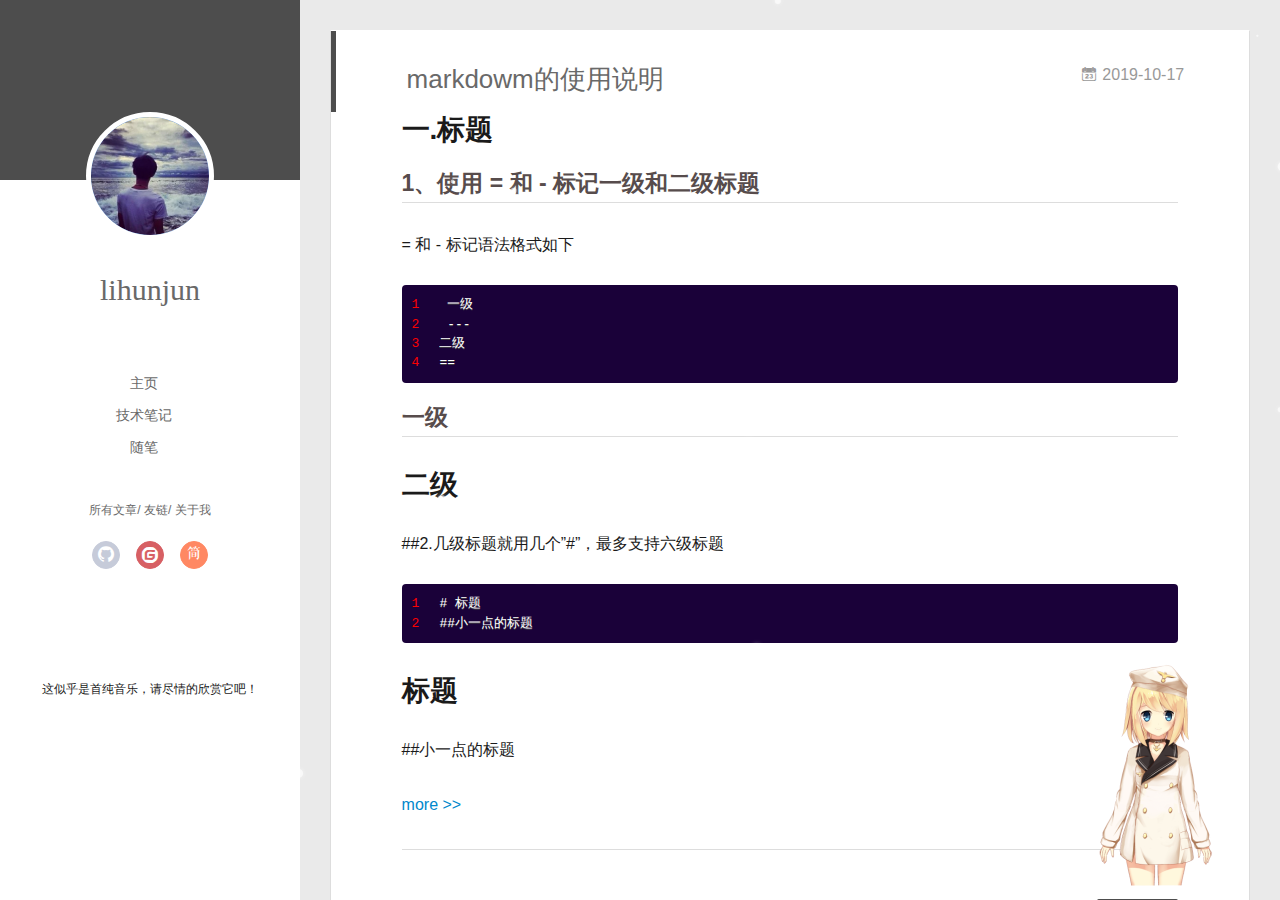
<file: index.html>
<!DOCTYPE html>
<html>
<head>
  <meta charset="utf-8">
  
  <meta name="renderer" content="webkit">
  <meta http-equiv="X-UA-Compatible" content="IE=edge" >
  <link rel="dns-prefetch" href="https://github.com/lihunjun/lihunjun.github.io.git">
  <title>lihunjun的博客</title>
  <meta name="generator" content="hexo-theme-yilia-plus">
  <meta name="viewport" content="width=device-width, initial-scale=1, maximum-scale=1">
  
    
    <meta name="keywords" content="">
  
  <meta property="og:type" content="website">
<meta property="og:title" content="lihunjun的博客">
<meta property="og:url" content="https:&#x2F;&#x2F;github.com&#x2F;lihunjun&#x2F;lihunjun.github.io.git&#x2F;index.html">
<meta property="og:site_name" content="lihunjun的博客">
<meta property="og:locale" content="zh-Hans">
<meta name="twitter:card" content="summary">
  
    <link rel="alternative" href="/atom.xml" title="lihunjun的博客" type="application/atom+xml">
  
  
    <link rel="icon" href="/favicon.ico">
  
  
    <link rel="apple-touch-icon" href="/apple-touch-icon-180x180.png">
  
  <link rel="stylesheet" type="text/css" href="/./main.826e88.css">
  <style type="text/css">
    
    #container.show {
      background: linear-gradient(200deg,#a0cfe4,#e8c37e);
    }
  </style>
  

  

  
  


  

</head>

<body>
  <div id="container" q-class="show:isCtnShow">
    <canvas id="anm-canvas" class="anm-canvas"></canvas>
    <div class="left-col" q-class="show:isShow">
      


<div class="overlay" style="background: #4d4d4d;"></div>
<div class="intrude-less">
	<header id="header" class="inner">
		<a href="/" class="profilepic">
			<img src="/img/touxiang.jpeg" class="js-avatar">
		</a>
		<hgroup>
		  <h1 class="header-author"><a href="/">lihunjun</a></h1>
		</hgroup>
		

		<nav class="header-menu">
			<ul>
			
				<li><a href="/" target="_blank">主页</a></li>
	        
				<li><a href="https://github.com/lihunjun" target="_blank">技术笔记</a></li>
	        
				<li><a href="/tags/%E9%9A%8F%E7%AC%94/" target="_blank">随笔</a></li>
	        
			</ul>
		</nav>
		<nav class="header-smart-menu">
    		
    			
    			<a q-on="click: openSlider(e, 'innerArchive')" href="javascript:void(0)">所有文章</a>
    			
            
    			
    			<a q-on="click: openSlider(e, 'friends')" href="javascript:void(0)">友链</a>
    			
            
    			
    			<a q-on="click: openSlider(e, 'aboutme')" href="javascript:void(0)">关于我</a>
    			
            
		</nav>
		<nav class="header-nav">
			<div class="social">
				
					<a class="github" href="#" title="GitHub" target="_blank"><i class="icon-github"></i></a>
		        
					<a class="gitee" href="#" title="码云" target="_blank"><i class="icon-gitee"></i></a>
		        
					<a class="jianshu" href="#" title="简书" target="_blank"><i class="icon-jianshu"></i></a>
		        
			</div>
		
			
			
			
			
			<div>
				<iframe frameborder="no" border="0" marginwidth="0" marginheight="0" width="240" height="86" src="//music.163.com/outchain/player?type=2&id=167947&auto=0&height=66"></iframe>
			</div>
			
				
				<p style="font-size: 12px;">这似乎是首纯音乐，请尽情的欣赏它吧！<p>
			
		
		</nav>
	</header>		
</div>

    </div>
    <div class="mid-col" q-class="show:isShow,hide:isShow|isFalse">
      
      
<nav id="mobile-nav">
  	<div class="overlay js-overlay" style="background: #4d4d4d"></div>
	<div class="btnctn js-mobile-btnctn">
  		<div class="slider-trigger list" q-on="click: openSlider(e)"><i class="icon icon-sort"></i></div>
	</div>
	<div class="intrude-less">
		<header id="header" class="inner">
			<div class="profilepic">
				<a href="/">
					<img src="/img/touxiang.jpeg" class="js-avatar">
				</a>
			</div>
			<hgroup>
			  <h1 class="header-author js-header-author">lihunjun</h1>
			</hgroup>
			
			
			
				
			
				
			
				
			
			
			
			<nav class="header-nav">
				<div class="social">
					
						<a class="github" target="_blank" href="#" title="GitHub"><i class="icon-github"></i></a>
			        
						<a class="gitee" target="_blank" href="#" title="码云"><i class="icon-gitee"></i></a>
			        
						<a class="jianshu" target="_blank" href="#" title="简书"><i class="icon-jianshu"></i></a>
			        
				</div>
			</nav>

			<nav class="header-menu js-header-menu">
				<ul style="width: 70%">
				
				
					<li style="width: 33.333333333333336%"><a href="/">主页</a></li>
		        
					<li style="width: 33.333333333333336%"><a href="https://github.com/lihunjun">技术笔记</a></li>
		        
					<li style="width: 33.333333333333336%"><a href="/tags/%E9%9A%8F%E7%AC%94/">随笔</a></li>
		        
				</ul>
			</nav>
		</header>				
	</div>
	<div class="mobile-mask" style="display:none" q-show="isShow"></div>
</nav>

      <div id="wrapper" class="body-wrap">
        <div class="menu-l">
          <div class="canvas-wrap">
            <canvas data-colors="#eaeaea" data-sectionHeight="100" data-contentId="js-content" id="myCanvas1"
              class="anm-canvas"></canvas>
          </div>
          <div id="js-content" class="content-ll">
            

  
    <article id="post-markdown的使用说明" class="article article-type-post  article-index" itemscope itemprop="blogPost">
  <div class="article-inner">
    
      <header class="article-header">
  
  
    <h1 itemprop="name">
	
	  <a class="article-title" href="/2019/10/17/markdown%E7%9A%84%E4%BD%BF%E7%94%A8%E8%AF%B4%E6%98%8E/" target="_blank">markdowm的使用说明</a>
  
    </h1>
  


  
  
<a href="/2019/10/17/markdown%E7%9A%84%E4%BD%BF%E7%94%A8%E8%AF%B4%E6%98%8E/" class="archive-article-date">
        <time datetime="2019-10-17T02:44:22.144Z" itemprop="datePublished"><i class="icon-calendar icon"></i>2019-10-17</time>
</a>

  
  
    

  
  </header>
  
  <div class="article-entry" itemprop="articleBody">
    
    <h1 id="一-标题"><a href="#一-标题" class="headerlink" title="一.标题"></a>一.标题</h1><h2 id="1、使用-和-标记一级和二级标题"><a href="#1、使用-和-标记一级和二级标题" class="headerlink" title="1、使用 = 和 - 标记一级和二级标题"></a>1、使用 = 和 - 标记一级和二级标题</h2><p> = 和 - 标记语法格式如下</p>
<figure class="highlight plain"><table><tr><td class="gutter"><pre><span class="line">1</span><br><span class="line">2</span><br><span class="line">3</span><br><span class="line">4</span><br></pre></td><td class="code"><pre><span class="line"> 一级</span><br><span class="line"> ---</span><br><span class="line">二级</span><br><span class="line">==</span><br></pre></td></tr></table></figure>
<h2 id="一级"><a href="#一级" class="headerlink" title=" 一级"></a> 一级</h2><h1 id="二级"><a href="#二级" class="headerlink" title="二级"></a>二级</h1><p>##2.几级标题就用几个”#”，最多支持六级标题</p>
<figure class="highlight plain"><table><tr><td class="gutter"><pre><span class="line">1</span><br><span class="line">2</span><br></pre></td><td class="code"><pre><span class="line"># 标题</span><br><span class="line">##小一点的标题</span><br></pre></td></tr></table></figure>
<h1 id="标题"><a href="#标题" class="headerlink" title="标题"></a>标题</h1><p>##小一点的标题</p>
    
    <a class="article-more-a" href="/2019/10/17/markdown%E7%9A%84%E4%BD%BF%E7%94%A8%E8%AF%B4%E6%98%8E/#more">more >></a>
    
    

    

    

  </div>
  <div class="article-info article-info-index">
    
    
    

    
    <p class="article-more-link">
      <a class="article-more-a" href="/2019/10/17/markdown%E7%9A%84%E4%BD%BF%E7%94%A8%E8%AF%B4%E6%98%8E/">展开全文 >></a>
    </p>
    

    
    <div class="clearfix"></div>
  </div>
  </div>
</article>

<aside class="wrap-side-operation">
    <div class="mod-side-operation">
        
        <div class="jump-container" id="js-jump-container" style="display:none;">
            <a href="javascript:void(0)" class="mod-side-operation__jump-to-top">
                <i class="icon-font icon-back"></i>
            </a>
            <div id="js-jump-plan-container" class="jump-plan-container" style="top: -11px;">
                <i class="icon-font icon-plane jump-plane"></i>
            </div>
        </div>
        
        
    </div>
</aside>




  
    <article id="post-hello-world" class="article article-type-post  article-index" itemscope itemprop="blogPost">
  <div class="article-inner">
    
      <header class="article-header">
  
  
    <h1 itemprop="name">
	
	  <a class="article-title" href="/2019/10/16/hello-world/" target="_blank">Hello World</a>
  
    </h1>
  


  
  
<a href="/2019/10/16/hello-world/" class="archive-article-date">
        <time datetime="2019-10-16T09:11:01.617Z" itemprop="datePublished"><i class="icon-calendar icon"></i>2019-10-16</time>
</a>

  
  
    

  
  </header>
  
  <div class="article-entry" itemprop="articleBody">
    
    <p>My first use it.<br>哈哈哈哈哈</p>

    

    

    

  </div>
  <div class="article-info article-info-index">
    
    
    

    
    <p class="article-more-link">
      <a class="article-more-a" href="/2019/10/16/hello-world/">展开全文 >></a>
    </p>
    

    
    <div class="clearfix"></div>
  </div>
  </div>
</article>

<aside class="wrap-side-operation">
    <div class="mod-side-operation">
        
        <div class="jump-container" id="js-jump-container" style="display:none;">
            <a href="javascript:void(0)" class="mod-side-operation__jump-to-top">
                <i class="icon-font icon-back"></i>
            </a>
            <div id="js-jump-plan-container" class="jump-plan-container" style="top: -11px;">
                <i class="icon-font icon-plane jump-plane"></i>
            </div>
        </div>
        
        
    </div>
</aside>




  
  


          </div>
        </div>
      </div>
      <footer id="footer">
  <div class="outer">
    <div id="footer-info">
    	<div class="footer-left">
    		&copy; 2018-2019 lihunjun
    	</div>
      	<div class="footer-right">
			
			
      		GitHub:<a href="https://github.com/JoeyBling/hexo-theme-yilia-plus" target="_blank">hexo-theme-yilia-plus</a> by Litten
      	</div>
    </div>
  </div>
  
  
	<script src="/lib/busuanzi.pure.js"></script>
	
  
  
	
	<span id="busuanzi_container_site_pv" style="display:none">
		本站总访问量<span id="busuanzi_value_site_pv"></span>次	
	        <span class="post-meta-divider" >|</span>
	</span>
  	<span id="busuanzi_container_site_uv" style='display:none'>
  		本站访客数<span id="busuanzi_value_site_uv"></span>人
  	</span>
  
</footer>

    </div>
    <script>
	var yiliaConfig = {
		mathjax: false,
		isHome: true,
		isPost: false,
		isArchive: false,
		isTag: false,
		isCategory: false,
		open_in_new: true,
		toc_hide_index: true,
		root: "/",
		innerArchive: true,
		showTags: true
	}
</script>

<script>!function(r){function e(t){if(i[t])return i[t].exports;var n=i[t]={exports:{},id:t,loaded:!1};return r[t].call(n.exports,n,n.exports,e),n.loaded=!0,n.exports}var i={};e.m=r,e.c=i,e.p="./",e(0)}([function(t,n,r){r(208),t.exports=r(205)},function(t,n,r){var d=r(3),y=r(46),g=r(26),b=r(27),x=r(47),m="prototype",S=function(t,n,r){var e,i,o,u,c=t&S.F,f=t&S.G,a=t&S.S,s=t&S.P,l=t&S.B,h=f?d:a?d[n]||(d[n]={}):(d[n]||{})[m],v=f?y:y[n]||(y[n]={}),p=v[m]||(v[m]={});for(e in f&&(r=n),r)o=((i=!c&&h&&void 0!==h[e])?h:r)[e],u=l&&i?x(o,d):s&&"function"==typeof o?x(Function.call,o):o,h&&b(h,e,o,t&S.U),v[e]!=o&&g(v,e,u),s&&p[e]!=o&&(p[e]=o)};d.core=y,S.F=1,S.G=2,S.S=4,S.P=8,S.B=16,S.W=32,S.U=64,S.R=128,t.exports=S},function(t,n,r){var e=r(5);t.exports=function(t){if(!e(t))throw TypeError(t+" is not an object!");return t}},function(t,n){var r=t.exports="undefined"!=typeof window&&window.Math==Math?window:"undefined"!=typeof self&&self.Math==Math?self:Function("return this")();"number"==typeof __g&&(__g=r)},function(t,n){t.exports=function(t){try{return!!t()}catch(t){return!0}}},function(t,n){t.exports=function(t){return"object"==typeof t?null!==t:"function"==typeof t}},function(t,n){var r=t.exports="undefined"!=typeof window&&window.Math==Math?window:"undefined"!=typeof self&&self.Math==Math?self:Function("return this")();"number"==typeof __g&&(__g=r)},function(t,n,r){var e=r(118)("wks"),i=r(79),o=r(3).Symbol,u="function"==typeof o;(t.exports=function(t){return e[t]||(e[t]=u&&o[t]||(u?o:i)("Symbol."+t))}).store=e},function(t,n,r){var e=r(49),i=Math.min;t.exports=function(t){return 0<t?i(e(t),9007199254740991):0}},function(t,n){var r={}.hasOwnProperty;t.exports=function(t,n){return r.call(t,n)}},function(t,n,r){t.exports=!r(4)(function(){return 7!=Object.defineProperty({},"a",{get:function(){return 7}}).a})},function(t,n,r){var e=r(2),i=r(174),o=r(53),u=Object.defineProperty;n.f=r(10)?Object.defineProperty:function(t,n,r){if(e(t),n=o(n,!0),e(r),i)try{return u(t,n,r)}catch(t){}if("get"in r||"set"in r)throw TypeError("Accessors not supported!");return"value"in r&&(t[n]=r.value),t}},function(t,n,r){t.exports=!r(20)(function(){return 7!=Object.defineProperty({},"a",{get:function(){return 7}}).a})},function(t,n,r){var e=r(14),i=r(24);t.exports=r(12)?function(t,n,r){return e.f(t,n,i(1,r))}:function(t,n,r){return t[n]=r,t}},function(t,n,r){var e=r(22),i=r(60),o=r(42),u=Object.defineProperty;n.f=r(12)?Object.defineProperty:function(t,n,r){if(e(t),n=o(n,!0),e(r),i)try{return u(t,n,r)}catch(t){}if("get"in r||"set"in r)throw TypeError("Accessors not supported!");return"value"in r&&(t[n]=r.value),t}},function(t,n,r){var e=r(96),i=r(34);t.exports=function(t){return e(i(t))}},function(t,n,r){var e=r(40)("wks"),i=r(25),o=r(6).Symbol,u="function"==typeof o;(t.exports=function(t){return e[t]||(e[t]=u&&o[t]||(u?o:i)("Symbol."+t))}).store=e},function(t,n,r){var e=r(51);t.exports=function(t){return Object(e(t))}},function(t,n){t.exports=function(t){return"object"==typeof t?null!==t:"function"==typeof t}},function(t,n){var r=t.exports={version:"2.6.9"};"number"==typeof __e&&(__e=r)},function(t,n){t.exports=function(t){try{return!!t()}catch(t){return!0}}},function(t,n){t.exports=function(t){if("function"!=typeof t)throw TypeError(t+" is not a function!");return t}},function(t,n,r){var e=r(18);t.exports=function(t){if(!e(t))throw TypeError(t+" is not an object!");return t}},function(t,n){t.exports=!0},function(t,n){t.exports=function(t,n){return{enumerable:!(1&t),configurable:!(2&t),writable:!(4&t),value:n}}},function(t,n){var r=0,e=Math.random();t.exports=function(t){return"Symbol(".concat(void 0===t?"":t,")_",(++r+e).toString(36))}},function(t,n,r){var e=r(11),i=r(75);t.exports=r(10)?function(t,n,r){return e.f(t,n,i(1,r))}:function(t,n,r){return t[n]=r,t}},function(t,n,r){var o=r(3),u=r(26),c=r(30),f=r(79)("src"),e=r(219),i="toString",a=(""+e).split(i);r(46).inspectSource=function(t){return e.call(t)},(t.exports=function(t,n,r,e){var i="function"==typeof r;i&&(c(r,"name")||u(r,"name",n)),t[n]!==r&&(i&&(c(r,f)||u(r,f,t[n]?""+t[n]:a.join(String(n)))),t===o?t[n]=r:e?t[n]?t[n]=r:u(t,n,r):(delete t[n],u(t,n,r)))})(Function.prototype,i,function(){return"function"==typeof this&&this[f]||e.call(this)})},function(t,n,r){var e=r(1),i=r(4),u=r(51),c=/"/g,o=function(t,n,r,e){var i=String(u(t)),o="<"+n;return""!==r&&(o+=" "+r+'="'+String(e).replace(c,"&quot;")+'"'),o+">"+i+"</"+n+">"};t.exports=function(n,t){var r={};r[n]=t(o),e(e.P+e.F*i(function(){var t=""[n]('"');return t!==t.toLowerCase()||3<t.split('"').length}),"String",r)}},function(t,n,r){var e=r(65),i=r(35);t.exports=Object.keys||function(t){return e(t,i)}},function(t,n){var r={}.hasOwnProperty;t.exports=function(t,n){return r.call(t,n)}},function(t,n,r){var e=r(117),i=r(75),o=r(33),u=r(53),c=r(30),f=r(174),a=Object.getOwnPropertyDescriptor;n.f=r(10)?a:function(t,n){if(t=o(t),n=u(n,!0),f)try{return a(t,n)}catch(t){}if(c(t,n))return i(!e.f.call(t,n),t[n])}},function(t,n,r){var e=r(30),i=r(17),o=r(154)("IE_PROTO"),u=Object.prototype;t.exports=Object.getPrototypeOf||function(t){return t=i(t),e(t,o)?t[o]:"function"==typeof t.constructor&&t instanceof t.constructor?t.constructor.prototype:t instanceof Object?u:null}},function(t,n,r){var e=r(116),i=r(51);t.exports=function(t){return e(i(t))}},function(t,n){t.exports=function(t){if(null==t)throw TypeError("Can't call method on  "+t);return t}},function(t,n){t.exports="constructor,hasOwnProperty,isPrototypeOf,propertyIsEnumerable,toLocaleString,toString,valueOf".split(",")},function(t,n){t.exports={}},function(t,n){n.f={}.propertyIsEnumerable},function(t,n,r){var e=r(14).f,i=r(9),o=r(16)("toStringTag");t.exports=function(t,n,r){t&&!i(t=r?t:t.prototype,o)&&e(t,o,{configurable:!0,value:n})}},function(t,n,r){var e=r(40)("keys"),i=r(25);t.exports=function(t){return e[t]||(e[t]=i(t))}},function(t,n,r){var e=r(19),i=r(6),o="__core-js_shared__",u=i[o]||(i[o]={});(t.exports=function(t,n){return u[t]||(u[t]=void 0!==n?n:{})})("versions",[]).push({version:e.version,mode:r(23)?"pure":"global",copyright:"© 2019 Denis Pushkarev (zloirock.ru)"})},function(t,n){var r=Math.ceil,e=Math.floor;t.exports=function(t){return isNaN(t=+t)?0:(0<t?e:r)(t)}},function(t,n,r){var i=r(18);t.exports=function(t,n){if(!i(t))return t;var r,e;if(n&&"function"==typeof(r=t.toString)&&!i(e=r.call(t)))return e;if("function"==typeof(r=t.valueOf)&&!i(e=r.call(t)))return e;if(!n&&"function"==typeof(r=t.toString)&&!i(e=r.call(t)))return e;throw TypeError("Can't convert object to primitive value")}},function(t,n,r){var e=r(6),i=r(19),o=r(23),u=r(44),c=r(14).f;t.exports=function(t){var n=i.Symbol||(i.Symbol=o?{}:e.Symbol||{});"_"==t.charAt(0)||t in n||c(n,t,{value:u.f(t)})}},function(t,n,r){n.f=r(16)},function(t,n){var r={}.toString;t.exports=function(t){return r.call(t).slice(8,-1)}},function(t,n){var r=t.exports={version:"2.6.9"};"number"==typeof __e&&(__e=r)},function(t,n,r){var o=r(21);t.exports=function(e,i,t){if(o(e),void 0===i)return e;switch(t){case 1:return function(t){return e.call(i,t)};case 2:return function(t,n){return e.call(i,t,n)};case 3:return function(t,n,r){return e.call(i,t,n,r)}}return function(){return e.apply(i,arguments)}}},function(t,n,r){"use strict";var e=r(4);t.exports=function(t,n){return!!t&&e(function(){n?t.call(null,function(){},1):t.call(null)})}},function(t,n){var r=Math.ceil,e=Math.floor;t.exports=function(t){return isNaN(t=+t)?0:(0<t?e:r)(t)}},function(t,n,r){var x=r(47),m=r(116),S=r(17),w=r(8),e=r(138);t.exports=function(l,t){var h=1==l,v=2==l,p=3==l,d=4==l,y=6==l,g=5==l||y,b=t||e;return function(t,n,r){for(var e,i,o=S(t),u=m(o),c=x(n,r,3),f=w(u.length),a=0,s=h?b(t,f):v?b(t,0):void 0;a<f;a++)if((g||a in u)&&(i=c(e=u[a],a,o),l))if(h)s[a]=i;else if(i)switch(l){case 3:return!0;case 5:return e;case 6:return a;case 2:s.push(e)}else if(d)return!1;return y?-1:p||d?d:s}}},function(t,n){t.exports=function(t){if(null==t)throw TypeError("Can't call method on  "+t);return t}},function(t,n,r){var i=r(1),o=r(46),u=r(4);t.exports=function(t,n){var r=(o.Object||{})[t]||Object[t],e={};e[t]=n(r),i(i.S+i.F*u(function(){r(1)}),"Object",e)}},function(t,n,r){var i=r(5);t.exports=function(t,n){if(!i(t))return t;var r,e;if(n&&"function"==typeof(r=t.toString)&&!i(e=r.call(t)))return e;if("function"==typeof(r=t.valueOf)&&!i(e=r.call(t)))return e;if(!n&&"function"==typeof(r=t.toString)&&!i(e=r.call(t)))return e;throw TypeError("Can't convert object to primitive value")}},function(t,n,r){var d=r(6),y=r(19),g=r(93),b=r(13),x=r(9),m="prototype",S=function(t,n,r){var e,i,o,u=t&S.F,c=t&S.G,f=t&S.S,a=t&S.P,s=t&S.B,l=t&S.W,h=c?y:y[n]||(y[n]={}),v=h[m],p=c?d:f?d[n]:(d[n]||{})[m];for(e in c&&(r=n),r)(i=!u&&p&&void 0!==p[e])&&x(h,e)||(o=i?p[e]:r[e],h[e]=c&&"function"!=typeof p[e]?r[e]:s&&i?g(o,d):l&&p[e]==o?function(e){var t=function(t,n,r){if(this instanceof e){switch(arguments.length){case 0:return new e;case 1:return new e(t);case 2:return new e(t,n)}return new e(t,n,r)}return e.apply(this,arguments)};return t[m]=e[m],t}(o):a&&"function"==typeof o?g(Function.call,o):o,a&&((h.virtual||(h.virtual={}))[e]=o,t&S.R&&v&&!v[e]&&b(v,e,o)))};S.F=1,S.G=2,S.S=4,S.P=8,S.B=16,S.W=32,S.U=64,S.R=128,t.exports=S},function(t,n,r){var e=r(34);t.exports=function(t){return Object(e(t))}},function(t,n,r){var o=r(196),e=r(1),i=r(118)("metadata"),u=i.store||(i.store=new(r(200))),c=function(t,n,r){var e=u.get(t);if(!e){if(!r)return;u.set(t,e=new o)}var i=e.get(n);if(!i){if(!r)return;e.set(n,i=new o)}return i};t.exports={store:u,map:c,has:function(t,n,r){var e=c(n,r,!1);return void 0!==e&&e.has(t)},get:function(t,n,r){var e=c(n,r,!1);return void 0===e?void 0:e.get(t)},set:function(t,n,r,e){c(r,e,!0).set(t,n)},keys:function(t,n){var r=c(t,n,!1),e=[];return r&&r.forEach(function(t,n){e.push(n)}),e},key:function(t){return void 0===t||"symbol"==typeof t?t:String(t)},exp:function(t){e(e.S,"Reflect",t)}}},function(t,n,r){"use strict";if(r(10)){var g=r(68),b=r(3),x=r(4),m=r(1),S=r(132),e=r(159),h=r(47),w=r(70),i=r(75),_=r(26),o=r(76),u=r(49),O=r(8),E=r(194),c=r(78),f=r(53),a=r(30),M=r(81),P=r(5),v=r(17),p=r(145),j=r(72),F=r(32),A=r(73).f,d=r(161),s=r(79),l=r(7),y=r(50),I=r(120),L=r(119),N=r(162),T=r(82),k=r(125),R=r(77),C=r(137),D=r(166),G=r(11),W=r(31),U=G.f,V=W.f,B=b.RangeError,q=b.TypeError,z=b.Uint8Array,K="ArrayBuffer",H="Shared"+K,J="BYTES_PER_ELEMENT",$="prototype",Y=Array[$],X=e.ArrayBuffer,Q=e.DataView,Z=y(0),tt=y(2),nt=y(3),rt=y(4),et=y(5),it=y(6),ot=I(!0),ut=I(!1),ct=N.values,ft=N.keys,at=N.entries,st=Y.lastIndexOf,lt=Y.reduce,ht=Y.reduceRight,vt=Y.join,pt=Y.sort,dt=Y.slice,yt=Y.toString,gt=Y.toLocaleString,bt=l("iterator"),xt=l("toStringTag"),mt=s("typed_constructor"),St=s("def_constructor"),wt=S.CONSTR,_t=S.TYPED,Ot=S.VIEW,Et="Wrong length!",Mt=y(1,function(t,n){return It(L(t,t[St]),n)}),Pt=x(function(){return 1===new z(new Uint16Array([1]).buffer)[0]}),jt=!!z&&!!z[$].set&&x(function(){new z(1).set({})}),Ft=function(t,n){var r=u(t);if(r<0||r%n)throw B("Wrong offset!");return r},At=function(t){if(P(t)&&_t in t)return t;throw q(t+" is not a typed array!")},It=function(t,n){if(!(P(t)&&mt in t))throw q("It is not a typed array constructor!");return new t(n)},Lt=function(t,n){return Nt(L(t,t[St]),n)},Nt=function(t,n){for(var r=0,e=n.length,i=It(t,e);r<e;)i[r]=n[r++];return i},Tt=function(t,n,r){U(t,n,{get:function(){return this._d[r]}})},kt=function(t){var n,r,e,i,o,u,c=v(t),f=arguments.length,a=1<f?arguments[1]:void 0,s=void 0!==a,l=d(c);if(null!=l&&!p(l)){for(u=l.call(c),e=[],n=0;!(o=u.next()).done;n++)e.push(o.value);c=e}for(s&&2<f&&(a=h(a,arguments[2],2)),n=0,r=O(c.length),i=It(this,r);n<r;n++)i[n]=s?a(c[n],n):c[n];return i},Rt=function(){for(var t=0,n=arguments.length,r=It(this,n);t<n;)r[t]=arguments[t++];return r},Ct=!!z&&x(function(){gt.call(new z(1))}),Dt=function(){return gt.apply(Ct?dt.call(At(this)):At(this),arguments)},Gt={copyWithin:function(t,n){return D.call(At(this),t,n,2<arguments.length?arguments[2]:void 0)},every:function(t){return rt(At(this),t,1<arguments.length?arguments[1]:void 0)},fill:function(t){return C.apply(At(this),arguments)},filter:function(t){return Lt(this,tt(At(this),t,1<arguments.length?arguments[1]:void 0))},find:function(t){return et(At(this),t,1<arguments.length?arguments[1]:void 0)},findIndex:function(t){return it(At(this),t,1<arguments.length?arguments[1]:void 0)},forEach:function(t){Z(At(this),t,1<arguments.length?arguments[1]:void 0)},indexOf:function(t){return ut(At(this),t,1<arguments.length?arguments[1]:void 0)},includes:function(t){return ot(At(this),t,1<arguments.length?arguments[1]:void 0)},join:function(t){return vt.apply(At(this),arguments)},lastIndexOf:function(t){return st.apply(At(this),arguments)},map:function(t){return Mt(At(this),t,1<arguments.length?arguments[1]:void 0)},reduce:function(t){return lt.apply(At(this),arguments)},reduceRight:function(t){return ht.apply(At(this),arguments)},reverse:function(){for(var t,n=this,r=At(n).length,e=Math.floor(r/2),i=0;i<e;)t=n[i],n[i++]=n[--r],n[r]=t;return n},some:function(t){return nt(At(this),t,1<arguments.length?arguments[1]:void 0)},sort:function(t){return pt.call(At(this),t)},subarray:function(t,n){var r=At(this),e=r.length,i=c(t,e);return new(L(r,r[St]))(r.buffer,r.byteOffset+i*r.BYTES_PER_ELEMENT,O((void 0===n?e:c(n,e))-i))}},Wt=function(t,n){return Lt(this,dt.call(At(this),t,n))},Ut=function(t){At(this);var n=Ft(arguments[1],1),r=this.length,e=v(t),i=O(e.length),o=0;if(r<i+n)throw B(Et);for(;o<i;)this[n+o]=e[o++]},Vt={entries:function(){return at.call(At(this))},keys:function(){return ft.call(At(this))},values:function(){return ct.call(At(this))}},Bt=function(t,n){return P(t)&&t[_t]&&"symbol"!=typeof n&&n in t&&String(+n)==String(n)},qt=function(t,n){return Bt(t,n=f(n,!0))?i(2,t[n]):V(t,n)},zt=function(t,n,r){return!(Bt(t,n=f(n,!0))&&P(r)&&a(r,"value"))||a(r,"get")||a(r,"set")||r.configurable||a(r,"writable")&&!r.writable||a(r,"enumerable")&&!r.enumerable?U(t,n,r):(t[n]=r.value,t)};wt||(W.f=qt,G.f=zt),m(m.S+m.F*!wt,"Object",{getOwnPropertyDescriptor:qt,defineProperty:zt}),x(function(){yt.call({})})&&(yt=gt=function(){return vt.call(this)});var Kt=o({},Gt);o(Kt,Vt),_(Kt,bt,Vt.values),o(Kt,{slice:Wt,set:Ut,constructor:function(){},toString:yt,toLocaleString:Dt}),Tt(Kt,"buffer","b"),Tt(Kt,"byteOffset","o"),Tt(Kt,"byteLength","l"),Tt(Kt,"length","e"),U(Kt,xt,{get:function(){return this[_t]}}),t.exports=function(t,l,n,o){var h=t+((o=!!o)?"Clamped":"")+"Array",r="get"+t,u="set"+t,v=b[h],c=v||{},e=v&&F(v),i=!v||!S.ABV,f={},a=v&&v[$],p=function(t,i){U(t,i,{get:function(){return t=i,(n=this._d).v[r](t*l+n.o,Pt);var t,n},set:function(t){return n=i,r=t,e=this._d,o&&(r=(r=Math.round(r))<0?0:255<r?255:255&r),void e.v[u](n*l+e.o,r,Pt);var n,r,e},enumerable:!0})};i?(v=n(function(t,n,r,e){w(t,v,h,"_d");var i,o,u,c,f=0,a=0;if(P(n)){if(!(n instanceof X||(c=M(n))==K||c==H))return _t in n?Nt(v,n):kt.call(v,n);i=n,a=Ft(r,l);var s=n.byteLength;if(void 0===e){if(s%l)throw B(Et);if((o=s-a)<0)throw B(Et)}else if(s<(o=O(e)*l)+a)throw B(Et);u=o/l}else u=E(n),i=new X(o=u*l);for(_(t,"_d",{b:i,o:a,l:o,e:u,v:new Q(i)});f<u;)p(t,f++)}),a=v[$]=j(Kt),_(a,"constructor",v)):x(function(){v(1)})&&x(function(){new v(-1)})&&k(function(t){new v,new v(null),new v(1.5),new v(t)},!0)||(v=n(function(t,n,r,e){var i;return w(t,v,h),P(n)?n instanceof X||(i=M(n))==K||i==H?void 0!==e?new c(n,Ft(r,l),e):void 0!==r?new c(n,Ft(r,l)):new c(n):_t in n?Nt(v,n):kt.call(v,n):new c(E(n))}),Z(e!==Function.prototype?A(c).concat(A(e)):A(c),function(t){t in v||_(v,t,c[t])}),v[$]=a,g||(a.constructor=v));var s=a[bt],d=!!s&&("values"==s.name||null==s.name),y=Vt.values;_(v,mt,!0),_(a,_t,h),_(a,Ot,!0),_(a,St,v),(o?new v(1)[xt]==h:xt in a)||U(a,xt,{get:function(){return h}}),f[h]=v,m(m.G+m.W+m.F*(v!=c),f),m(m.S,h,{BYTES_PER_ELEMENT:l}),m(m.S+m.F*x(function(){c.of.call(v,1)}),h,{from:kt,of:Rt}),J in a||_(a,J,l),m(m.P,h,Gt),R(h),m(m.P+m.F*jt,h,{set:Ut}),m(m.P+m.F*!d,h,Vt),g||a.toString==yt||(a.toString=yt),m(m.P+m.F*x(function(){new v(1).slice()}),h,{slice:Wt}),m(m.P+m.F*(x(function(){return[1,2].toLocaleString()!=new v([1,2]).toLocaleString()})||!x(function(){a.toLocaleString.call([1,2])})),h,{toLocaleString:Dt}),T[h]=d?s:y,g||d||_(a,bt,y)}}else t.exports=function(){}},function(t,n){var r={}.toString;t.exports=function(t){return r.call(t).slice(8,-1)}},function(t,n,r){var e=r(18),i=r(6).document,o=e(i)&&e(i.createElement);t.exports=function(t){return o?i.createElement(t):{}}},function(t,n,r){t.exports=!r(12)&&!r(20)(function(){return 7!=Object.defineProperty(r(59)("div"),"a",{get:function(){return 7}}).a})},function(t,n,r){"use strict";var x=r(23),m=r(54),S=r(66),w=r(13),_=r(36),O=r(98),E=r(38),M=r(104),P=r(16)("iterator"),j=!([].keys&&"next"in[].keys()),F="values",A=function(){return this};t.exports=function(t,n,r,e,i,o,u){O(r,n,e);var c,f,a,s=function(t){if(!j&&t in p)return p[t];switch(t){case"keys":case F:return function(){return new r(this,t)}}return function(){return new r(this,t)}},l=n+" Iterator",h=i==F,v=!1,p=t.prototype,d=p[P]||p["@@iterator"]||i&&p[i],y=d||s(i),g=i?h?s("entries"):y:void 0,b="Array"==n&&p.entries||d;if(b&&((a=M(b.call(new t)))!==Object.prototype&&a.next&&(E(a,l,!0),x||"function"==typeof a[P]||w(a,P,A))),h&&d&&d.name!==F&&(v=!0,y=function(){return d.call(this)}),x&&!u||!j&&!v&&p[P]||w(p,P,y),_[n]=y,_[l]=A,i)if(c={values:h?y:s(F),keys:o?y:s("keys"),entries:g},u)for(f in c)f in p||S(p,f,c[f]);else m(m.P+m.F*(j||v),n,c);return c}},function(t,n,e){var i=e(22),o=e(101),u=e(35),c=e(39)("IE_PROTO"),f=function(){},a="prototype",s=function(){var t,n=e(59)("iframe"),r=u.length;for(n.style.display="none",e(95).appendChild(n),n.src="javascript:",(t=n.contentWindow.document).open(),t.write("<script>document.F=Object<\/script>"),t.close(),s=t.F;r--;)delete s[a][u[r]];return s()};t.exports=Object.create||function(t,n){var r;return null!==t?(f[a]=i(t),r=new f,f[a]=null,r[c]=t):r=s(),void 0===n?r:o(r,n)}},function(t,n,r){var e=r(65),i=r(35).concat("length","prototype");n.f=Object.getOwnPropertyNames||function(t){return e(t,i)}},function(t,n){n.f=Object.getOwnPropertySymbols},function(t,n,r){var u=r(9),c=r(15),f=r(92)(!1),a=r(39)("IE_PROTO");t.exports=function(t,n){var r,e=c(t),i=0,o=[];for(r in e)r!=a&&u(e,r)&&o.push(r);for(;n.length>i;)u(e,r=n[i++])&&(~f(o,r)||o.push(r));return o}},function(t,n,r){t.exports=r(13)},function(t,n,r){var e=r(7)("unscopables"),i=Array.prototype;null==i[e]&&r(26)(i,e,{}),t.exports=function(t){i[e][t]=!0}},function(t,n){t.exports=!1},function(t,n,r){var e=r(79)("meta"),i=r(5),o=r(30),u=r(11).f,c=0,f=Object.isExtensible||function(){return!0},a=!r(4)(function(){return f(Object.preventExtensions({}))}),s=function(t){u(t,e,{value:{i:"O"+ ++c,w:{}}})},l=t.exports={KEY:e,NEED:!1,fastKey:function(t,n){if(!i(t))return"symbol"==typeof t?t:("string"==typeof t?"S":"P")+t;if(!o(t,e)){if(!f(t))return"F";if(!n)return"E";s(t)}return t[e].i},getWeak:function(t,n){if(!o(t,e)){if(!f(t))return!0;if(!n)return!1;s(t)}return t[e].w},onFreeze:function(t){return a&&l.NEED&&f(t)&&!o(t,e)&&s(t),t}}},function(t,n){t.exports=function(t,n,r,e){if(!(t instanceof n)||void 0!==e&&e in t)throw TypeError(r+": incorrect invocation!");return t}},function(t,n,r){var h=r(47),v=r(177),p=r(145),d=r(2),y=r(8),g=r(161),b={},x={};(n=t.exports=function(t,n,r,e,i){var o,u,c,f,a=i?function(){return t}:g(t),s=h(r,e,n?2:1),l=0;if("function"!=typeof a)throw TypeError(t+" is not iterable!");if(p(a)){for(o=y(t.length);l<o;l++)if((f=n?s(d(u=t[l])[0],u[1]):s(t[l]))===b||f===x)return f}else for(c=a.call(t);!(u=c.next()).done;)if((f=v(c,s,u.value,n))===b||f===x)return f}).BREAK=b,n.RETURN=x},function(t,n,e){var i=e(2),o=e(183),u=e(141),c=e(154)("IE_PROTO"),f=function(){},a="prototype",s=function(){var t,n=e(140)("iframe"),r=u.length;for(n.style.display="none",e(143).appendChild(n),n.src="javascript:",(t=n.contentWindow.document).open(),t.write("<script>document.F=Object<\/script>"),t.close(),s=t.F;r--;)delete s[a][u[r]];return s()};t.exports=Object.create||function(t,n){var r;return null!==t?(f[a]=i(t),r=new f,f[a]=null,r[c]=t):r=s(),void 0===n?r:o(r,n)}},function(t,n,r){var e=r(185),i=r(141).concat("length","prototype");n.f=Object.getOwnPropertyNames||function(t){return e(t,i)}},function(t,n,r){var e=r(185),i=r(141);t.exports=Object.keys||function(t){return e(t,i)}},function(t,n){t.exports=function(t,n){return{enumerable:!(1&t),configurable:!(2&t),writable:!(4&t),value:n}}},function(t,n,r){var i=r(27);t.exports=function(t,n,r){for(var e in n)i(t,e,n[e],r);return t}},function(t,n,r){"use strict";var e=r(3),i=r(11),o=r(10),u=r(7)("species");t.exports=function(t){var n=e[t];o&&n&&!n[u]&&i.f(n,u,{configurable:!0,get:function(){return this}})}},function(t,n,r){var e=r(49),i=Math.max,o=Math.min;t.exports=function(t,n){return(t=e(t))<0?i(t+n,0):o(t,n)}},function(t,n){var r=0,e=Math.random();t.exports=function(t){return"Symbol(".concat(void 0===t?"":t,")_",(++r+e).toString(36))}},function(t,n,r){var e=r(5);t.exports=function(t,n){if(!e(t)||t._t!==n)throw TypeError("Incompatible receiver, "+n+" required!");return t}},function(t,n,r){var i=r(45),o=r(7)("toStringTag"),u="Arguments"==i(function(){return arguments}());t.exports=function(t){var n,r,e;return void 0===t?"Undefined":null===t?"Null":"string"==typeof(r=function(t,n){try{return t[n]}catch(t){}}(n=Object(t),o))?r:u?i(n):"Object"==(e=i(n))&&"function"==typeof n.callee?"Arguments":e}},function(t,n){t.exports={}},function(t,n,r){var e=r(11).f,i=r(30),o=r(7)("toStringTag");t.exports=function(t,n,r){t&&!i(t=r?t:t.prototype,o)&&e(t,o,{configurable:!0,value:n})}},function(t,n,r){var u=r(1),e=r(51),c=r(4),f=r(157),i="["+f+"]",o=RegExp("^"+i+i+"*"),a=RegExp(i+i+"*$"),s=function(t,n,r){var e={},i=c(function(){return!!f[t]()||"​"!="​"[t]()}),o=e[t]=i?n(l):f[t];r&&(e[r]=o),u(u.P+u.F*i,"String",e)},l=s.trim=function(t,n){return t=String(e(t)),1&n&&(t=t.replace(o,"")),2&n&&(t=t.replace(a,"")),t};t.exports=s},function(t,n,r){t.exports={default:r(88),__esModule:!0}},function(t,n,r){t.exports={default:r(89),__esModule:!0}},function(t,n,r){"use strict";function e(t){return t&&t.__esModule?t:{default:t}}n.__esModule=!0;var i=e(r(86)),o=e(r(85)),u="function"==typeof o.default&&"symbol"==typeof i.default?function(t){return typeof t}:function(t){return t&&"function"==typeof o.default&&t.constructor===o.default&&t!==o.default.prototype?"symbol":typeof t};n.default="function"==typeof o.default&&"symbol"===u(i.default)?function(t){return void 0===t?"undefined":u(t)}:function(t){return t&&"function"==typeof o.default&&t.constructor===o.default&&t!==o.default.prototype?"symbol":void 0===t?"undefined":u(t)}},function(t,n,r){r(111),r(109),r(112),r(113),t.exports=r(19).Symbol},function(t,n,r){r(110),r(114),t.exports=r(44).f("iterator")},function(t,n){t.exports=function(t){if("function"!=typeof t)throw TypeError(t+" is not a function!");return t}},function(t,n){t.exports=function(){}},function(t,n,r){var f=r(15),a=r(107),s=r(106);t.exports=function(c){return function(t,n,r){var e,i=f(t),o=a(i.length),u=s(r,o);if(c&&n!=n){for(;u<o;)if((e=i[u++])!=e)return!0}else for(;u<o;u++)if((c||u in i)&&i[u]===n)return c||u||0;return!c&&-1}}},function(t,n,r){var o=r(90);t.exports=function(e,i,t){if(o(e),void 0===i)return e;switch(t){case 1:return function(t){return e.call(i,t)};case 2:return function(t,n){return e.call(i,t,n)};case 3:return function(t,n,r){return e.call(i,t,n,r)}}return function(){return e.apply(i,arguments)}}},function(t,n,r){var c=r(29),f=r(64),a=r(37);t.exports=function(t){var n=c(t),r=f.f;if(r)for(var e,i=r(t),o=a.f,u=0;i.length>u;)o.call(t,e=i[u++])&&n.push(e);return n}},function(t,n,r){var e=r(6).document;t.exports=e&&e.documentElement},function(t,n,r){var e=r(58);t.exports=Object("z").propertyIsEnumerable(0)?Object:function(t){return"String"==e(t)?t.split(""):Object(t)}},function(t,n,r){var e=r(58);t.exports=Array.isArray||function(t){return"Array"==e(t)}},function(t,n,r){"use strict";var e=r(62),i=r(24),o=r(38),u={};r(13)(u,r(16)("iterator"),function(){return this}),t.exports=function(t,n,r){t.prototype=e(u,{next:i(1,r)}),o(t,n+" Iterator")}},function(t,n){t.exports=function(t,n){return{value:n,done:!!t}}},function(t,n,r){var e=r(25)("meta"),i=r(18),o=r(9),u=r(14).f,c=0,f=Object.isExtensible||function(){return!0},a=!r(20)(function(){return f(Object.preventExtensions({}))}),s=function(t){u(t,e,{value:{i:"O"+ ++c,w:{}}})},l=t.exports={KEY:e,NEED:!1,fastKey:function(t,n){if(!i(t))return"symbol"==typeof t?t:("string"==typeof t?"S":"P")+t;if(!o(t,e)){if(!f(t))return"F";if(!n)return"E";s(t)}return t[e].i},getWeak:function(t,n){if(!o(t,e)){if(!f(t))return!0;if(!n)return!1;s(t)}return t[e].w},onFreeze:function(t){return a&&l.NEED&&f(t)&&!o(t,e)&&s(t),t}}},function(t,n,r){var u=r(14),c=r(22),f=r(29);t.exports=r(12)?Object.defineProperties:function(t,n){c(t);for(var r,e=f(n),i=e.length,o=0;o<i;)u.f(t,r=e[o++],n[r]);return t}},function(t,n,r){var e=r(37),i=r(24),o=r(15),u=r(42),c=r(9),f=r(60),a=Object.getOwnPropertyDescriptor;n.f=r(12)?a:function(t,n){if(t=o(t),n=u(n,!0),f)try{return a(t,n)}catch(t){}if(c(t,n))return i(!e.f.call(t,n),t[n])}},function(t,n,r){var e=r(15),i=r(63).f,o={}.toString,u="object"==typeof window&&window&&Object.getOwnPropertyNames?Object.getOwnPropertyNames(window):[];t.exports.f=function(t){return u&&"[object Window]"==o.call(t)?function(t){try{return i(t)}catch(t){return u.slice()}}(t):i(e(t))}},function(t,n,r){var e=r(9),i=r(55),o=r(39)("IE_PROTO"),u=Object.prototype;t.exports=Object.getPrototypeOf||function(t){return t=i(t),e(t,o)?t[o]:"function"==typeof t.constructor&&t instanceof t.constructor?t.constructor.prototype:t instanceof Object?u:null}},function(t,n,r){var f=r(41),a=r(34);t.exports=function(c){return function(t,n){var r,e,i=String(a(t)),o=f(n),u=i.length;return o<0||u<=o?c?"":void 0:(r=i.charCodeAt(o))<55296||56319<r||o+1===u||(e=i.charCodeAt(o+1))<56320||57343<e?c?i.charAt(o):r:c?i.slice(o,o+2):e-56320+(r-55296<<10)+65536}}},function(t,n,r){var e=r(41),i=Math.max,o=Math.min;t.exports=function(t,n){return(t=e(t))<0?i(t+n,0):o(t,n)}},function(t,n,r){var e=r(41),i=Math.min;t.exports=function(t){return 0<t?i(e(t),9007199254740991):0}},function(t,n,r){"use strict";var e=r(91),i=r(99),o=r(36),u=r(15);t.exports=r(61)(Array,"Array",function(t,n){this._t=u(t),this._i=0,this._k=n},function(){var t=this._t,n=this._k,r=this._i++;return!t||r>=t.length?(this._t=void 0,i(1)):i(0,"keys"==n?r:"values"==n?t[r]:[r,t[r]])},"values"),o.Arguments=o.Array,e("keys"),e("values"),e("entries")},function(t,n){},function(t,n,r){"use strict";var e=r(105)(!0);r(61)(String,"String",function(t){this._t=String(t),this._i=0},function(){var t,n=this._t,r=this._i;return r>=n.length?{value:void 0,done:!0}:(t=e(n,r),this._i+=t.length,{value:t,done:!1})})},function(t,n,r){"use strict";var e=r(6),u=r(9),i=r(12),o=r(54),c=r(66),f=r(100).KEY,a=r(20),s=r(40),l=r(38),h=r(25),v=r(16),p=r(44),d=r(43),y=r(94),g=r(97),b=r(22),x=r(18),m=r(55),S=r(15),w=r(42),_=r(24),O=r(62),E=r(103),M=r(102),P=r(64),j=r(14),F=r(29),A=M.f,I=j.f,L=E.f,N=e.Symbol,T=e.JSON,k=T&&T.stringify,R="prototype",C=v("_hidden"),D=v("toPrimitive"),G={}.propertyIsEnumerable,W=s("symbol-registry"),U=s("symbols"),V=s("op-symbols"),B=Object[R],q="function"==typeof N&&!!P.f,z=e.QObject,K=!z||!z[R]||!z[R].findChild,H=i&&a(function(){return 7!=O(I({},"a",{get:function(){return I(this,"a",{value:7}).a}})).a})?function(t,n,r){var e=A(B,n);e&&delete B[n],I(t,n,r),e&&t!==B&&I(B,n,e)}:I,J=function(t){var n=U[t]=O(N[R]);return n._k=t,n},$=q&&"symbol"==typeof N.iterator?function(t){return"symbol"==typeof t}:function(t){return t instanceof N},Y=function(t,n,r){return t===B&&Y(V,n,r),b(t),n=w(n,!0),b(r),u(U,n)?(r.enumerable?(u(t,C)&&t[C][n]&&(t[C][n]=!1),r=O(r,{enumerable:_(0,!1)})):(u(t,C)||I(t,C,_(1,{})),t[C][n]=!0),H(t,n,r)):I(t,n,r)},X=function(t,n){b(t);for(var r,e=y(n=S(n)),i=0,o=e.length;i<o;)Y(t,r=e[i++],n[r]);return t},Q=function(t){var n=G.call(this,t=w(t,!0));return!(this===B&&u(U,t)&&!u(V,t))&&(!(n||!u(this,t)||!u(U,t)||u(this,C)&&this[C][t])||n)},Z=function(t,n){if(t=S(t),n=w(n,!0),t!==B||!u(U,n)||u(V,n)){var r=A(t,n);return!r||!u(U,n)||u(t,C)&&t[C][n]||(r.enumerable=!0),r}},tt=function(t){for(var n,r=L(S(t)),e=[],i=0;r.length>i;)u(U,n=r[i++])||n==C||n==f||e.push(n);return e},nt=function(t){for(var n,r=t===B,e=L(r?V:S(t)),i=[],o=0;e.length>o;)!u(U,n=e[o++])||r&&!u(B,n)||i.push(U[n]);return i};q||(c((N=function(){if(this instanceof N)throw TypeError("Symbol is not a constructor!");var n=h(0<arguments.length?arguments[0]:void 0),r=function(t){this===B&&r.call(V,t),u(this,C)&&u(this[C],n)&&(this[C][n]=!1),H(this,n,_(1,t))};return i&&K&&H(B,n,{configurable:!0,set:r}),J(n)})[R],"toString",function(){return this._k}),M.f=Z,j.f=Y,r(63).f=E.f=tt,r(37).f=Q,P.f=nt,i&&!r(23)&&c(B,"propertyIsEnumerable",Q,!0),p.f=function(t){return J(v(t))}),o(o.G+o.W+o.F*!q,{Symbol:N});for(var rt="hasInstance,isConcatSpreadable,iterator,match,replace,search,species,split,toPrimitive,toStringTag,unscopables".split(","),et=0;rt.length>et;)v(rt[et++]);for(var it=F(v.store),ot=0;it.length>ot;)d(it[ot++]);o(o.S+o.F*!q,"Symbol",{for:function(t){return u(W,t+="")?W[t]:W[t]=N(t)},keyFor:function(t){if(!$(t))throw TypeError(t+" is not a symbol!");for(var n in W)if(W[n]===t)return n},useSetter:function(){K=!0},useSimple:function(){K=!1}}),o(o.S+o.F*!q,"Object",{create:function(t,n){return void 0===n?O(t):X(O(t),n)},defineProperty:Y,defineProperties:X,getOwnPropertyDescriptor:Z,getOwnPropertyNames:tt,getOwnPropertySymbols:nt});var ut=a(function(){P.f(1)});o(o.S+o.F*ut,"Object",{getOwnPropertySymbols:function(t){return P.f(m(t))}}),T&&o(o.S+o.F*(!q||a(function(){var t=N();return"[null]"!=k([t])||"{}"!=k({a:t})||"{}"!=k(Object(t))})),"JSON",{stringify:function(t){for(var n,r,e=[t],i=1;arguments.length>i;)e.push(arguments[i++]);if(r=n=e[1],(x(n)||void 0!==t)&&!$(t))return g(n)||(n=function(t,n){if("function"==typeof r&&(n=r.call(this,t,n)),!$(n))return n}),e[1]=n,k.apply(T,e)}}),N[R][D]||r(13)(N[R],D,N[R].valueOf),l(N,"Symbol"),l(Math,"Math",!0),l(e.JSON,"JSON",!0)},function(t,n,r){r(43)("asyncIterator")},function(t,n,r){r(43)("observable")},function(t,n,r){r(108);for(var e=r(6),i=r(13),o=r(36),u=r(16)("toStringTag"),c="CSSRuleList,CSSStyleDeclaration,CSSValueList,ClientRectList,DOMRectList,DOMStringList,DOMTokenList,DataTransferItemList,FileList,HTMLAllCollection,HTMLCollection,HTMLFormElement,HTMLSelectElement,MediaList,MimeTypeArray,NamedNodeMap,NodeList,PaintRequestList,Plugin,PluginArray,SVGLengthList,SVGNumberList,SVGPathSegList,SVGPointList,SVGStringList,SVGTransformList,SourceBufferList,StyleSheetList,TextTrackCueList,TextTrackList,TouchList".split(","),f=0;f<c.length;f++){var a=c[f],s=e[a],l=s&&s.prototype;l&&!l[u]&&i(l,u,a),o[a]=o.Array}},function(t,n,r){"use strict";var e=r(2);t.exports=function(){var t=e(this),n="";return t.global&&(n+="g"),t.ignoreCase&&(n+="i"),t.multiline&&(n+="m"),t.unicode&&(n+="u"),t.sticky&&(n+="y"),n}},function(t,n,r){var e=r(45);t.exports=Object("z").propertyIsEnumerable(0)?Object:function(t){return"String"==e(t)?t.split(""):Object(t)}},function(t,n){n.f={}.propertyIsEnumerable},function(t,n,r){var e=r(46),i=r(3),o="__core-js_shared__",u=i[o]||(i[o]={});(t.exports=function(t,n){return u[t]||(u[t]=void 0!==n?n:{})})("versions",[]).push({version:e.version,mode:r(68)?"pure":"global",copyright:"© 2019 Denis Pushkarev (zloirock.ru)"})},function(t,n,r){var i=r(2),o=r(21),u=r(7)("species");t.exports=function(t,n){var r,e=i(t).constructor;return void 0===e||null==(r=i(e)[u])?n:o(r)}},function(t,n,r){var f=r(33),a=r(8),s=r(78);t.exports=function(c){return function(t,n,r){var e,i=f(t),o=a(i.length),u=s(r,o);if(c&&n!=n){for(;u<o;)if((e=i[u++])!=e)return!0}else for(;u<o;u++)if((c||u in i)&&i[u]===n)return c||u||0;return!c&&-1}}},function(t,n,r){"use strict";var g=r(3),b=r(1),x=r(27),m=r(76),S=r(69),w=r(71),_=r(70),O=r(5),E=r(4),M=r(125),P=r(83),j=r(144);t.exports=function(e,t,n,r,i,o){var u=g[e],c=u,f=i?"set":"add",a=c&&c.prototype,s={},l=function(t){var r=a[t];x(a,t,"delete"==t?function(t){return!(o&&!O(t))&&r.call(this,0===t?0:t)}:"has"==t?function(t){return!(o&&!O(t))&&r.call(this,0===t?0:t)}:"get"==t?function(t){return o&&!O(t)?void 0:r.call(this,0===t?0:t)}:"add"==t?function(t){return r.call(this,0===t?0:t),this}:function(t,n){return r.call(this,0===t?0:t,n),this})};if("function"==typeof c&&(o||a.forEach&&!E(function(){(new c).entries().next()}))){var h=new c,v=h[f](o?{}:-0,1)!=h,p=E(function(){h.has(1)}),d=M(function(t){new c(t)}),y=!o&&E(function(){for(var t=new c,n=5;n--;)t[f](n,n);return!t.has(-0)});d||(((c=t(function(t,n){_(t,c,e);var r=j(new u,t,c);return null!=n&&w(n,i,r[f],r),r})).prototype=a).constructor=c),(p||y)&&(l("delete"),l("has"),i&&l("get")),(y||v)&&l(f),o&&a.clear&&delete a.clear}else c=r.getConstructor(t,e,i,f),m(c.prototype,n),S.NEED=!0;return P(c,e),s[e]=c,b(b.G+b.W+b.F*(c!=u),s),o||r.setStrong(c,e,i),c}},function(t,n,r){"use strict";r(197);var s=r(27),l=r(26),h=r(4),v=r(51),p=r(7),d=r(152),y=p("species"),g=!h(function(){var t=/./;return t.exec=function(){var t=[];return t.groups={a:"7"},t},"7"!=="".replace(t,"$<a>")}),b=function(){var t=/(?:)/,n=t.exec;t.exec=function(){return n.apply(this,arguments)};var r="ab".split(t);return 2===r.length&&"a"===r[0]&&"b"===r[1]}();t.exports=function(r,t,n){var e=p(r),o=!h(function(){var t={};return t[e]=function(){return 7},7!=""[r](t)}),i=o?!h(function(){var t=!1,n=/a/;return n.exec=function(){return t=!0,null},"split"===r&&(n.constructor={},n.constructor[y]=function(){return n}),n[e](""),!t}):void 0;if(!o||!i||"replace"===r&&!g||"split"===r&&!b){var u=/./[e],c=n(v,e,""[r],function(t,n,r,e,i){return n.exec===d?o&&!i?{done:!0,value:u.call(n,r,e)}:{done:!0,value:t.call(r,n,e)}:{done:!1}}),f=c[0],a=c[1];s(String.prototype,r,f),l(RegExp.prototype,e,2==t?function(t,n){return a.call(t,this,n)}:function(t){return a.call(t,this)})}}},function(t,n,r){var e=r(45);t.exports=Array.isArray||function(t){return"Array"==e(t)}},function(t,n,r){var e=r(5),i=r(45),o=r(7)("match");t.exports=function(t){var n;return e(t)&&(void 0!==(n=t[o])?!!n:"RegExp"==i(t))}},function(t,n,r){var o=r(7)("iterator"),u=!1;try{var e=[7][o]();e.return=function(){u=!0},Array.from(e,function(){throw 2})}catch(t){}t.exports=function(t,n){if(!n&&!u)return!1;var r=!1;try{var e=[7],i=e[o]();i.next=function(){return{done:r=!0}},e[o]=function(){return i},t(e)}catch(t){}return r}},function(t,n,r){"use strict";t.exports=r(68)||!r(4)(function(){var t=Math.random();__defineSetter__.call(null,t,function(){}),delete r(3)[t]})},function(t,n){n.f=Object.getOwnPropertySymbols},function(t,n,r){"use strict";var i=r(81),o=RegExp.prototype.exec;t.exports=function(t,n){var r=t.exec;if("function"==typeof r){var e=r.call(t,n);if("object"!=typeof e)throw new TypeError("RegExp exec method returned something other than an Object or null");return e}if("RegExp"!==i(t))throw new TypeError("RegExp#exec called on incompatible receiver");return o.call(t,n)}},function(t,n,r){"use strict";var e=r(1),u=r(21),c=r(47),f=r(71);t.exports=function(t){e(e.S,t,{from:function(t){var n,r,e,i,o=arguments[1];return u(this),(n=void 0!==o)&&u(o),null==t?new this:(r=[],n?(e=0,i=c(o,arguments[2],2),f(t,!1,function(t){r.push(i(t,e++))})):f(t,!1,r.push,r),new this(r))}})}},function(t,n,r){"use strict";var e=r(1);t.exports=function(t){e(e.S,t,{of:function(){for(var t=arguments.length,n=new Array(t);t--;)n[t]=arguments[t];return new this(n)}})}},function(t,n,r){var f=r(49),a=r(51);t.exports=function(c){return function(t,n){var r,e,i=String(a(t)),o=f(n),u=i.length;return o<0||u<=o?c?"":void 0:(r=i.charCodeAt(o))<55296||56319<r||o+1===u||(e=i.charCodeAt(o+1))<56320||57343<e?c?i.charAt(o):r:c?i.slice(o,o+2):e-56320+(r-55296<<10)+65536}}},function(t,n,r){for(var e,i=r(3),o=r(26),u=r(79),c=u("typed_array"),f=u("view"),a=!(!i.ArrayBuffer||!i.DataView),s=a,l=0,h="Int8Array,Uint8Array,Uint8ClampedArray,Int16Array,Uint16Array,Int32Array,Uint32Array,Float32Array,Float64Array".split(",");l<9;)(e=i[h[l++]])?(o(e.prototype,c,!0),o(e.prototype,f,!0)):s=!1;t.exports={ABV:a,CONSTR:s,TYPED:c,VIEW:f}},function(t,n,r){var e=r(3).navigator;t.exports=e&&e.userAgent||""},function(t,n){"use strict";var r,e={versions:(r=window.navigator.userAgent,{trident:-1<r.indexOf("Trident"),presto:-1<r.indexOf("Presto"),webKit:-1<r.indexOf("AppleWebKit"),gecko:-1<r.indexOf("Gecko")&&-1==r.indexOf("KHTML"),mobile:!!r.match(/AppleWebKit.*Mobile.*/),ios:!!r.match(/\(i[^;]+;( U;)? CPU.+Mac OS X/),android:-1<r.indexOf("Android")||-1<r.indexOf("Linux"),iPhone:-1<r.indexOf("iPhone")||-1<r.indexOf("Mac"),iPad:-1<r.indexOf("iPad"),webApp:-1==r.indexOf("Safari"),weixin:-1==r.indexOf("MicroMessenger")})};t.exports=e},function(t,n,r){"use strict";var e,i=r(87),l=(e=i)&&e.__esModule?e:{default:e},h=function(){function n(t,n,r){return n||r?String.fromCharCode(n||r):o[t]||t}function r(t){return s[t]}var e=/&quot;|&lt;|&gt;|&amp;|&nbsp;|&apos;|&#(\d+);|&#(\d+)/g,i=/['<> "&]/g,o={"&quot;":'"',"&lt;":"<","&gt;":">","&amp;":"&","&nbsp;":" "},u=/\u00a0/g,c=/<br\s*\/?>/gi,f=/\r?\n/g,a=/\s/g,s={};for(var t in o)s[o[t]]=t;return o["&apos;"]="'",s["'"]="&#39;",{encode:function(t){return t?(""+t).replace(i,r).replace(f,"<br/>").replace(a,"&nbsp;"):""},decode:function(t){return t?(""+t).replace(c,"\n").replace(e,n).replace(u," "):""},encodeBase16:function(t){if(!t)return t;for(var n=[],r=0,e=(t+="").length;r<e;r++)n.push(t.charCodeAt(r).toString(16).toUpperCase());return n.join("")},encodeBase16forJSON:function(t){if(!t)return t;for(var n=[],r=0,e=(t=t.replace(/[\u4E00-\u9FBF]/gi,function(t){return escape(t).replace("%u","\\u")})).length;r<e;r++)n.push(t.charCodeAt(r).toString(16).toUpperCase());return n.join("")},decodeBase16:function(t){if(!t)return t;for(var n=[],r=0,e=(t+="").length;r<e;r+=2)n.push(String.fromCharCode("0x"+t.slice(r,r+2)));return n.join("")},encodeObject:function(t){if(t instanceof Array)for(var n=0,r=t.length;n<r;n++)t[n]=h.encodeObject(t[n]);else if("object"==(void 0===t?"undefined":(0,l.default)(t)))for(var e in t)t[e]=h.encodeObject(t[e]);else if("string"==typeof t)return h.encode(t);return t},loadScript:function(t){var n=document.createElement("script");document.getElementsByTagName("body")[0].appendChild(n),n.setAttribute("src",t)},addLoadEvent:function(t){var n=window.onload;"function"!=typeof window.onload?window.onload=t:window.onload=function(){n(),t()}}}}();t.exports=h},function(t,n,r){"use strict";var e=r(131)(!0);t.exports=function(t,n,r){return n+(r?e(t,n).length:1)}},function(t,n,r){"use strict";var c=r(17),f=r(78),a=r(8);t.exports=function(t){for(var n=c(this),r=a(n.length),e=arguments.length,i=f(1<e?arguments[1]:void 0,r),o=2<e?arguments[2]:void 0,u=void 0===o?r:f(o,r);i<u;)n[i++]=t;return n}},function(t,n,r){var e=r(215);t.exports=function(t,n){return new(e(t))(n)}},function(t,n,r){"use strict";var e=r(11),i=r(75);t.exports=function(t,n,r){n in t?e.f(t,n,i(0,r)):t[n]=r}},function(t,n,r){var e=r(5),i=r(3).document,o=e(i)&&e(i.createElement);t.exports=function(t){return o?i.createElement(t):{}}},function(t,n){t.exports="constructor,hasOwnProperty,isPrototypeOf,propertyIsEnumerable,toLocaleString,toString,valueOf".split(",")},function(t,n,r){var e=r(7)("match");t.exports=function(n){var r=/./;try{"/./"[n](r)}catch(t){try{return r[e]=!1,!"/./"[n](r)}catch(n){}}return!0}},function(t,n,r){var e=r(3).document;t.exports=e&&e.documentElement},function(t,n,r){var o=r(5),u=r(153).set;t.exports=function(t,n,r){var e,i=n.constructor;return i!==r&&"function"==typeof i&&(e=i.prototype)!==r.prototype&&o(e)&&u&&u(t,e),t}},function(t,n,r){var e=r(82),i=r(7)("iterator"),o=Array.prototype;t.exports=function(t){return void 0!==t&&(e.Array===t||o[i]===t)}},function(t,n,r){"use strict";var e=r(72),i=r(75),o=r(83),u={};r(26)(u,r(7)("iterator"),function(){return this}),t.exports=function(t,n,r){t.prototype=e(u,{next:i(1,r)}),o(t,n+" Iterator")}},function(t,n,r){"use strict";var x=r(68),m=r(1),S=r(27),w=r(26),_=r(82),O=r(146),E=r(83),M=r(32),P=r(7)("iterator"),j=!([].keys&&"next"in[].keys()),F="values",A=function(){return this};t.exports=function(t,n,r,e,i,o,u){O(r,n,e);var c,f,a,s=function(t){if(!j&&t in p)return p[t];switch(t){case"keys":case F:return function(){return new r(this,t)}}return function(){return new r(this,t)}},l=n+" Iterator",h=i==F,v=!1,p=t.prototype,d=p[P]||p["@@iterator"]||i&&p[i],y=d||s(i),g=i?h?s("entries"):y:void 0,b="Array"==n&&p.entries||d;if(b&&((a=M(b.call(new t)))!==Object.prototype&&a.next&&(E(a,l,!0),x||"function"==typeof a[P]||w(a,P,A))),h&&d&&d.name!==F&&(v=!0,y=function(){return d.call(this)}),x&&!u||!j&&!v&&p[P]||w(p,P,y),_[n]=y,_[l]=A,i)if(c={values:h?y:s(F),keys:o?y:s("keys"),entries:g},u)for(f in c)f in p||S(p,f,c[f]);else m(m.P+m.F*(j||v),n,c);return c}},function(t,n){var r=Math.expm1;t.exports=!r||22025.465794806718<r(10)||r(10)<22025.465794806718||-2e-17!=r(-2e-17)?function(t){return 0==(t=+t)?t:-1e-6<t&&t<1e-6?t+t*t/2:Math.exp(t)-1}:r},function(t,n){t.exports=Math.sign||function(t){return 0==(t=+t)||t!=t?t:t<0?-1:1}},function(t,n,r){var c=r(3),f=r(158).set,a=c.MutationObserver||c.WebKitMutationObserver,s=c.process,l=c.Promise,h="process"==r(45)(s);t.exports=function(){var r,e,i,t=function(){var t,n;for(h&&(t=s.domain)&&t.exit();r;){n=r.fn,r=r.next;try{n()}catch(t){throw r?i():e=void 0,t}}e=void 0,t&&t.enter()};if(h)i=function(){s.nextTick(t)};else if(!a||c.navigator&&c.navigator.standalone)if(l&&l.resolve){var n=l.resolve(void 0);i=function(){n.then(t)}}else i=function(){f.call(c,t)};else{var o=!0,u=document.createTextNode("");new a(t).observe(u,{characterData:!0}),i=function(){u.data=o=!o}}return function(t){var n={fn:t,next:void 0};e&&(e.next=n),r||(r=n,i()),e=n}}},function(t,n,r){"use strict";function e(t){var r,e;this.promise=new t(function(t,n){if(void 0!==r||void 0!==e)throw TypeError("Bad Promise constructor");r=t,e=n}),this.resolve=i(r),this.reject=i(e)}var i=r(21);t.exports.f=function(t){return new e(t)}},function(t,n,r){"use strict";var e,i,u=r(115),c=RegExp.prototype.exec,f=String.prototype.replace,o=c,a="lastIndex",s=(e=/a/,i=/b*/g,c.call(e,"a"),c.call(i,"a"),0!==e[a]||0!==i[a]),l=void 0!==/()??/.exec("")[1];(s||l)&&(o=function(t){var n,r,e,i,o=this;return l&&(r=new RegExp("^"+o.source+"$(?!\\s)",u.call(o))),s&&(n=o[a]),e=c.call(o,t),s&&e&&(o[a]=o.global?e.index+e[0].length:n),l&&e&&1<e.length&&f.call(e[0],r,function(){for(i=1;i<arguments.length-2;i++)void 0===arguments[i]&&(e[i]=void 0)}),e}),t.exports=o},function(t,n,i){var r=i(5),e=i(2),o=function(t,n){if(e(t),!r(n)&&null!==n)throw TypeError(n+": can't set as prototype!")};t.exports={set:Object.setPrototypeOf||("__proto__"in{}?function(t,r,e){try{(e=i(47)(Function.call,i(31).f(Object.prototype,"__proto__").set,2))(t,[]),r=!(t instanceof Array)}catch(t){r=!0}return function(t,n){return o(t,n),r?t.__proto__=n:e(t,n),t}}({},!1):void 0),check:o}},function(t,n,r){var e=r(118)("keys"),i=r(79);t.exports=function(t){return e[t]||(e[t]=i(t))}},function(t,n,r){var e=r(124),i=r(51);t.exports=function(t,n,r){if(e(n))throw TypeError("String#"+r+" doesn't accept regex!");return String(i(t))}},function(t,n,r){"use strict";var i=r(49),o=r(51);t.exports=function(t){var n=String(o(this)),r="",e=i(t);if(e<0||e==1/0)throw RangeError("Count can't be negative");for(;0<e;(e>>>=1)&&(n+=n))1&e&&(r+=n);return r}},function(t,n){t.exports="\t\n\v\f\r   ᠎             　\u2028\u2029\ufeff"},function(t,n,r){var e,i,o,u=r(47),c=r(175),f=r(143),a=r(140),s=r(3),l=s.process,h=s.setImmediate,v=s.clearImmediate,p=s.MessageChannel,d=s.Dispatch,y=0,g={},b="onreadystatechange",x=function(){var t=+this;if(g.hasOwnProperty(t)){var n=g[t];delete g[t],n()}},m=function(t){x.call(t.data)};h&&v||(h=function(t){for(var n=[],r=1;arguments.length>r;)n.push(arguments[r++]);return g[++y]=function(){c("function"==typeof t?t:Function(t),n)},e(y),y},v=function(t){delete g[t]},"process"==r(45)(l)?e=function(t){l.nextTick(u(x,t,1))}:d&&d.now?e=function(t){d.now(u(x,t,1))}:p?(o=(i=new p).port2,i.port1.onmessage=m,e=u(o.postMessage,o,1)):s.addEventListener&&"function"==typeof postMessage&&!s.importScripts?(e=function(t){s.postMessage(t+"","*")},s.addEventListener("message",m,!1)):e=b in a("script")?function(t){f.appendChild(a("script"))[b]=function(){f.removeChild(this),x.call(t)}}:function(t){setTimeout(u(x,t,1),0)}),t.exports={set:h,clear:v}},function(t,n,r){"use strict";function e(t,n,r){var e,i,o,u=new Array(r),c=8*r-n-1,f=(1<<c)-1,a=f>>1,s=23===n?W(2,-24)-W(2,-77):0,l=0,h=t<0||0===t&&1/t<0?1:0;for((t=G(t))!=t||t===C?(i=t!=t?1:0,e=f):(e=U(V(t)/B),t*(o=W(2,-e))<1&&(e--,o*=2),2<=(t+=1<=e+a?s/o:s*W(2,1-a))*o&&(e++,o/=2),f<=e+a?(i=0,e=f):1<=e+a?(i=(t*o-1)*W(2,n),e+=a):(i=t*W(2,a-1)*W(2,n),e=0));8<=n;u[l++]=255&i,i/=256,n-=8);for(e=e<<n|i,c+=n;0<c;u[l++]=255&e,e/=256,c-=8);return u[--l]|=128*h,u}function i(t,n,r){var e,i=8*r-n-1,o=(1<<i)-1,u=o>>1,c=i-7,f=r-1,a=t[f--],s=127&a;for(a>>=7;0<c;s=256*s+t[f],f--,c-=8);for(e=s&(1<<-c)-1,s>>=-c,c+=n;0<c;e=256*e+t[f],f--,c-=8);if(0===s)s=1-u;else{if(s===o)return e?NaN:a?-C:C;e+=W(2,n),s-=u}return(a?-1:1)*e*W(2,s-n)}function o(t){return t[3]<<24|t[2]<<16|t[1]<<8|t[0]}function u(t){return[255&t]}function c(t){return[255&t,t>>8&255]}function f(t){return[255&t,t>>8&255,t>>16&255,t>>24&255]}function a(t){return e(t,52,8)}function s(t){return e(t,23,4)}function l(t,n,r){M(t[I],n,{get:function(){return this[r]}})}function h(t,n,r,e){var i=O(+r);if(i+n>t[H])throw R(L);var o=t[K]._b,u=i+t[J],c=o.slice(u,u+n);return e?c:c.reverse()}function v(t,n,r,e,i,o){var u=O(+r);if(u+n>t[H])throw R(L);for(var c=t[K]._b,f=u+t[J],a=e(+i),s=0;s<n;s++)c[f+s]=a[o?s:n-s-1]}var p=r(3),d=r(10),y=r(68),g=r(132),b=r(26),x=r(76),m=r(4),S=r(70),w=r(49),_=r(8),O=r(194),E=r(73).f,M=r(11).f,P=r(137),j=r(83),F="ArrayBuffer",A="DataView",I="prototype",L="Wrong index!",N=p[F],T=p[A],k=p.Math,R=p.RangeError,C=p.Infinity,D=N,G=k.abs,W=k.pow,U=k.floor,V=k.log,B=k.LN2,q="byteLength",z="byteOffset",K=d?"_b":"buffer",H=d?"_l":q,J=d?"_o":z;if(g.ABV){if(!m(function(){N(1)})||!m(function(){new N(-1)})||m(function(){return new N,new N(1.5),new N(NaN),N.name!=F})){for(var $,Y=(N=function(t){return S(this,N),new D(O(t))})[I]=D[I],X=E(D),Q=0;X.length>Q;)($=X[Q++])in N||b(N,$,D[$]);y||(Y.constructor=N)}var Z=new T(new N(2)),tt=T[I].setInt8;Z.setInt8(0,2147483648),Z.setInt8(1,2147483649),!Z.getInt8(0)&&Z.getInt8(1)||x(T[I],{setInt8:function(t,n){tt.call(this,t,n<<24>>24)},setUint8:function(t,n){tt.call(this,t,n<<24>>24)}},!0)}else N=function(t){S(this,N,F);var n=O(t);this._b=P.call(new Array(n),0),this[H]=n},T=function(t,n,r){S(this,T,A),S(t,N,A);var e=t[H],i=w(n);if(i<0||e<i)throw R("Wrong offset!");if(e<i+(r=void 0===r?e-i:_(r)))throw R("Wrong length!");this[K]=t,this[J]=i,this[H]=r},d&&(l(N,q,"_l"),l(T,"buffer","_b"),l(T,q,"_l"),l(T,z,"_o")),x(T[I],{getInt8:function(t){return h(this,1,t)[0]<<24>>24},getUint8:function(t){return h(this,1,t)[0]},getInt16:function(t){var n=h(this,2,t,arguments[1]);return(n[1]<<8|n[0])<<16>>16},getUint16:function(t){var n=h(this,2,t,arguments[1]);return n[1]<<8|n[0]},getInt32:function(t){return o(h(this,4,t,arguments[1]))},getUint32:function(t){return o(h(this,4,t,arguments[1]))>>>0},getFloat32:function(t){return i(h(this,4,t,arguments[1]),23,4)},getFloat64:function(t){return i(h(this,8,t,arguments[1]),52,8)},setInt8:function(t,n){v(this,1,t,u,n)},setUint8:function(t,n){v(this,1,t,u,n)},setInt16:function(t,n){v(this,2,t,c,n,arguments[2])},setUint16:function(t,n){v(this,2,t,c,n,arguments[2])},setInt32:function(t,n){v(this,4,t,f,n,arguments[2])},setUint32:function(t,n){v(this,4,t,f,n,arguments[2])},setFloat32:function(t,n){v(this,4,t,s,n,arguments[2])},setFloat64:function(t,n){v(this,8,t,a,n,arguments[2])}});j(N,F),j(T,A),b(T[I],g.VIEW,!0),n[F]=N,n[A]=T},function(t,n,r){var e=r(3),i=r(46),o=r(68),u=r(195),c=r(11).f;t.exports=function(t){var n=i.Symbol||(i.Symbol=o?{}:e.Symbol||{});"_"==t.charAt(0)||t in n||c(n,t,{value:u.f(t)})}},function(t,n,r){var e=r(81),i=r(7)("iterator"),o=r(82);t.exports=r(46).getIteratorMethod=function(t){if(null!=t)return t[i]||t["@@iterator"]||o[e(t)]}},function(t,n,r){"use strict";var e=r(67),i=r(178),o=r(82),u=r(33);t.exports=r(147)(Array,"Array",function(t,n){this._t=u(t),this._i=0,this._k=n},function(){var t=this._t,n=this._k,r=this._i++;return!t||r>=t.length?(this._t=void 0,i(1)):i(0,"keys"==n?r:"values"==n?t[r]:[r,t[r]])},"values"),o.Arguments=o.Array,e("keys"),e("values"),e("entries")},function(t,n){t.exports=function(t,n){t.classList?t.classList.add(n):t.className+=" "+n}},function(t,n){t.exports=function(t,n){if(t.classList)t.classList.remove(n);else{var r=new RegExp("(^|\\b)"+n.split(" ").join("|")+"(\\b|$)","gi");t.className=t.className.replace(r," ")}}},function(t,n,r){var e=r(45);t.exports=function(t,n){if("number"!=typeof t&&"Number"!=e(t))throw TypeError(n);return+t}},function(t,n,r){"use strict";var a=r(17),s=r(78),l=r(8);t.exports=[].copyWithin||function(t,n){var r=a(this),e=l(r.length),i=s(t,e),o=s(n,e),u=2<arguments.length?arguments[2]:void 0,c=Math.min((void 0===u?e:s(u,e))-o,e-i),f=1;for(o<i&&i<o+c&&(f=-1,o+=c-1,i+=c-1);0<c--;)o in r?r[i]=r[o]:delete r[i],i+=f,o+=f;return r}},function(t,n,r){var e=r(71);t.exports=function(t,n){var r=[];return e(t,!1,r.push,r,n),r}},function(t,n,r){var s=r(21),l=r(17),h=r(116),v=r(8);t.exports=function(t,n,r,e,i){s(n);var o=l(t),u=h(o),c=v(o.length),f=i?c-1:0,a=i?-1:1;if(r<2)for(;;){if(f in u){e=u[f],f+=a;break}if(f+=a,i?f<0:c<=f)throw TypeError("Reduce of empty array with no initial value")}for(;i?0<=f:f<c;f+=a)f in u&&(e=n(e,u[f],f,o));return e}},function(t,n,r){"use strict";var o=r(21),u=r(5),c=r(175),f=[].slice,a={};t.exports=Function.bind||function(n){var r=o(this),e=f.call(arguments,1),i=function(){var t=e.concat(f.call(arguments));return this instanceof i?function(t,n,r){if(!(n in a)){for(var e=[],i=0;i<n;i++)e[i]="a["+i+"]";a[n]=Function("F,a","return new F("+e.join(",")+")")}return a[n](t,r)}(r,t.length,t):c(r,t,n)};return u(r.prototype)&&(i.prototype=r.prototype),i}},function(t,n,r){"use strict";var u=r(11).f,c=r(72),f=r(76),a=r(47),s=r(70),l=r(71),e=r(147),i=r(178),o=r(77),h=r(10),v=r(69).fastKey,p=r(80),d=h?"_s":"size",y=function(t,n){var r,e=v(n);if("F"!==e)return t._i[e];for(r=t._f;r;r=r.n)if(r.k==n)return r};t.exports={getConstructor:function(t,o,r,e){var i=t(function(t,n){s(t,i,o,"_i"),t._t=o,t._i=c(null),t._f=void 0,t._l=void 0,t[d]=0,null!=n&&l(n,r,t[e],t)});return f(i.prototype,{clear:function(){for(var t=p(this,o),n=t._i,r=t._f;r;r=r.n)r.r=!0,r.p&&(r.p=r.p.n=void 0),delete n[r.i];t._f=t._l=void 0,t[d]=0},delete:function(t){var n=p(this,o),r=y(n,t);if(r){var e=r.n,i=r.p;delete n._i[r.i],r.r=!0,i&&(i.n=e),e&&(e.p=i),n._f==r&&(n._f=e),n._l==r&&(n._l=i),n[d]--}return!!r},forEach:function(t){p(this,o);for(var n,r=a(t,1<arguments.length?arguments[1]:void 0,3);n=n?n.n:this._f;)for(r(n.v,n.k,this);n&&n.r;)n=n.p},has:function(t){return!!y(p(this,o),t)}}),h&&u(i.prototype,"size",{get:function(){return p(this,o)[d]}}),i},def:function(t,n,r){var e,i,o=y(t,n);return o?o.v=r:(t._l=o={i:i=v(n,!0),k:n,v:r,p:e=t._l,n:void 0,r:!1},t._f||(t._f=o),e&&(e.n=o),t[d]++,"F"!==i&&(t._i[i]=o)),t},getEntry:y,setStrong:function(t,r,n){e(t,r,function(t,n){this._t=p(t,r),this._k=n,this._l=void 0},function(){for(var t=this,n=t._k,r=t._l;r&&r.r;)r=r.p;return t._t&&(t._l=r=r?r.n:t._t._f)?i(0,"keys"==n?r.k:"values"==n?r.v:[r.k,r.v]):(t._t=void 0,i(1))},n?"entries":"values",!n,!0),o(r)}}},function(t,n,r){var e=r(81),i=r(167);t.exports=function(t){return function(){if(e(this)!=t)throw TypeError(t+"#toJSON isn't generic");return i(this)}}},function(t,n,r){"use strict";var u=r(76),c=r(69).getWeak,i=r(2),f=r(5),a=r(70),s=r(71),e=r(50),l=r(30),h=r(80),o=e(5),v=e(6),p=0,d=function(t){return t._l||(t._l=new y)},y=function(){this.a=[]},g=function(t,n){return o(t.a,function(t){return t[0]===n})};y.prototype={get:function(t){var n=g(this,t);if(n)return n[1]},has:function(t){return!!g(this,t)},set:function(t,n){var r=g(this,t);r?r[1]=n:this.a.push([t,n])},delete:function(n){var t=v(this.a,function(t){return t[0]===n});return~t&&this.a.splice(t,1),!!~t}},t.exports={getConstructor:function(t,r,e,i){var o=t(function(t,n){a(t,o,r,"_i"),t._t=r,t._i=p++,t._l=void 0,null!=n&&s(n,e,t[i],t)});return u(o.prototype,{delete:function(t){if(!f(t))return!1;var n=c(t);return!0===n?d(h(this,r)).delete(t):n&&l(n,this._i)&&delete n[this._i]},has:function(t){if(!f(t))return!1;var n=c(t);return!0===n?d(h(this,r)).has(t):n&&l(n,this._i)}}),o},def:function(t,n,r){var e=c(i(n),!0);return!0===e?d(t).set(n,r):e[t._i]=r,t},ufstore:d}},function(t,n,r){"use strict";var p=r(123),d=r(5),y=r(8),g=r(47),b=r(7)("isConcatSpreadable");t.exports=function t(n,r,e,i,o,u,c,f){for(var a,s,l=o,h=0,v=!!c&&g(c,f,3);h<i;){if(h in e){if(a=v?v(e[h],h,r):e[h],s=!1,d(a)&&(s=void 0!==(s=a[b])?!!s:p(a)),s&&0<u)l=t(n,r,a,y(a.length),l,u-1)-1;else{if(9007199254740991<=l)throw TypeError();n[l]=a}l++}h++}return l}},function(t,n,r){t.exports=!r(10)&&!r(4)(function(){return 7!=Object.defineProperty(r(140)("div"),"a",{get:function(){return 7}}).a})},function(t,n){t.exports=function(t,n,r){var e=void 0===r;switch(n.length){case 0:return e?t():t.call(r);case 1:return e?t(n[0]):t.call(r,n[0]);case 2:return e?t(n[0],n[1]):t.call(r,n[0],n[1]);case 3:return e?t(n[0],n[1],n[2]):t.call(r,n[0],n[1],n[2]);case 4:return e?t(n[0],n[1],n[2],n[3]):t.call(r,n[0],n[1],n[2],n[3])}return t.apply(r,n)}},function(t,n,r){var e=r(5),i=Math.floor;t.exports=function(t){return!e(t)&&isFinite(t)&&i(t)===t}},function(t,n,r){var o=r(2);t.exports=function(t,n,r,e){try{return e?n(o(r)[0],r[1]):n(r)}catch(n){var i=t.return;throw void 0!==i&&o(i.call(t)),n}}},function(t,n){t.exports=function(t,n){return{value:n,done:!!t}}},function(t,n,r){var o=r(149),e=Math.pow,u=e(2,-52),c=e(2,-23),f=e(2,127)*(2-c),a=e(2,-126);t.exports=Math.fround||function(t){var n,r,e=Math.abs(t),i=o(t);return e<a?i*(e/a/c+1/u-1/u)*a*c:f<(r=(n=(1+c/u)*e)-(n-e))||r!=r?i*(1/0):i*r}},function(t,n){t.exports=Math.log1p||function(t){return-1e-8<(t=+t)&&t<1e-8?t-t*t/2:Math.log(1+t)}},function(t,n){t.exports=Math.scale||function(t,n,r,e,i){return 0===arguments.length||t!=t||n!=n||r!=r||e!=e||i!=i?NaN:t===1/0||t===-1/0?t:(t-n)*(i-e)/(r-n)+e}},function(t,n,r){"use strict";var h=r(10),v=r(74),p=r(127),d=r(117),y=r(17),g=r(116),i=Object.assign;t.exports=!i||r(4)(function(){var t={},n={},r=Symbol(),e="abcdefghijklmnopqrst";return t[r]=7,e.split("").forEach(function(t){n[t]=t}),7!=i({},t)[r]||Object.keys(i({},n)).join("")!=e})?function(t,n){for(var r=y(t),e=arguments.length,i=1,o=p.f,u=d.f;i<e;)for(var c,f=g(arguments[i++]),a=o?v(f).concat(o(f)):v(f),s=a.length,l=0;l<s;)c=a[l++],h&&!u.call(f,c)||(r[c]=f[c]);return r}:i},function(t,n,r){var u=r(11),c=r(2),f=r(74);t.exports=r(10)?Object.defineProperties:function(t,n){c(t);for(var r,e=f(n),i=e.length,o=0;o<i;)u.f(t,r=e[o++],n[r]);return t}},function(t,n,r){var e=r(33),i=r(73).f,o={}.toString,u="object"==typeof window&&window&&Object.getOwnPropertyNames?Object.getOwnPropertyNames(window):[];t.exports.f=function(t){return u&&"[object Window]"==o.call(t)?function(t){try{return i(t)}catch(t){return u.slice()}}(t):i(e(t))}},function(t,n,r){var u=r(30),c=r(33),f=r(120)(!1),a=r(154)("IE_PROTO");t.exports=function(t,n){var r,e=c(t),i=0,o=[];for(r in e)r!=a&&u(e,r)&&o.push(r);for(;n.length>i;)u(e,r=n[i++])&&(~f(o,r)||o.push(r));return o}},function(t,n,r){var f=r(10),a=r(74),s=r(33),l=r(117).f;t.exports=function(c){return function(t){for(var n,r=s(t),e=a(r),i=e.length,o=0,u=[];o<i;)n=e[o++],f&&!l.call(r,n)||u.push(c?[n,r[n]]:r[n]);return u}}},function(t,n,r){var e=r(73),i=r(127),o=r(2),u=r(3).Reflect;t.exports=u&&u.ownKeys||function(t){var n=e.f(o(t)),r=i.f;return r?n.concat(r(t)):n}},function(t,n,r){var e=r(3).parseFloat,i=r(84).trim;t.exports=1/e(r(157)+"-0")!=-1/0?function(t){var n=i(String(t),3),r=e(n);return 0===r&&"-"==n.charAt(0)?-0:r}:e},function(t,n,r){var e=r(3).parseInt,i=r(84).trim,o=r(157),u=/^[-+]?0[xX]/;t.exports=8!==e(o+"08")||22!==e(o+"0x16")?function(t,n){var r=i(String(t),3);return e(r,n>>>0||(u.test(r)?16:10))}:e},function(t,n){t.exports=function(t){try{return{e:!1,v:t()}}catch(t){return{e:!0,v:t}}}},function(t,n,r){var e=r(2),i=r(5),o=r(151);t.exports=function(t,n){if(e(t),i(n)&&n.constructor===t)return n;var r=o.f(t);return(0,r.resolve)(n),r.promise}},function(t,n){t.exports=Object.is||function(t,n){return t===n?0!==t||1/t==1/n:t!=t&&n!=n}},function(t,n,r){var s=r(8),l=r(156),h=r(51);t.exports=function(t,n,r,e){var i=String(h(t)),o=i.length,u=void 0===r?" ":String(r),c=s(n);if(c<=o||""==u)return i;var f=c-o,a=l.call(u,Math.ceil(f/u.length));return a.length>f&&(a=a.slice(0,f)),e?a+i:i+a}},function(t,n,r){var e=r(49),i=r(8);t.exports=function(t){if(void 0===t)return 0;var n=e(t),r=i(n);if(n!==r)throw RangeError("Wrong length!");return r}},function(t,n,r){n.f=r(7)},function(t,n,r){"use strict";var e=r(170),i=r(80);t.exports=r(121)("Map",function(t){return function(){return t(this,0<arguments.length?arguments[0]:void 0)}},{get:function(t){var n=e.getEntry(i(this,"Map"),t);return n&&n.v},set:function(t,n){return e.def(i(this,"Map"),0===t?0:t,n)}},e,!0)},function(t,n,r){"use strict";var e=r(152);r(1)({target:"RegExp",proto:!0,forced:e!==/./.exec},{exec:e})},function(t,n,r){r(10)&&"g"!=/./g.flags&&r(11).f(RegExp.prototype,"flags",{configurable:!0,get:r(115)})},function(t,n,r){"use strict";var e=r(170),i=r(80);t.exports=r(121)("Set",function(t){return function(){return t(this,0<arguments.length?arguments[0]:void 0)}},{add:function(t){return e.def(i(this,"Set"),t=0===t?0:t,t)}},e)},function(t,n,r){"use strict";var o,e=r(3),i=r(50)(0),u=r(27),c=r(69),f=r(182),a=r(172),s=r(5),l=r(80),h=r(80),v=!e.ActiveXObject&&"ActiveXObject"in e,p="WeakMap",d=c.getWeak,y=Object.isExtensible,g=a.ufstore,b=function(t){return function(){return t(this,0<arguments.length?arguments[0]:void 0)}},x={get:function(t){if(s(t)){var n=d(t);return!0===n?g(l(this,p)).get(t):n?n[this._i]:void 0}},set:function(t,n){return a.def(l(this,p),t,n)}},m=t.exports=r(121)(p,b,x,a,!0,!0);h&&v&&(f((o=a.getConstructor(b,p)).prototype,x),c.NEED=!0,i(["delete","has","get","set"],function(e){var t=m.prototype,i=t[e];u(t,e,function(t,n){if(!s(t)||y(t))return i.call(this,t,n);this._f||(this._f=new o);var r=this._f[e](t,n);return"set"==e?this:r})}))},,,,function(t,n){"use strict";t.exports={init:function(){var t=document.querySelector("#page-nav");t&&!document.querySelector("#page-nav .extend.prev")&&(t.innerHTML='<a class="extend prev disabled" rel="prev">&laquo; Prev</a>'+t.innerHTML),t&&!document.querySelector("#page-nav .extend.next")&&(t.innerHTML=t.innerHTML+'<a class="extend next disabled" rel="next">Next &raquo;</a>'),yiliaConfig&&yiliaConfig.open_in_new&&document.querySelectorAll(".article-entry a:not(.article-more-a)").forEach(function(t){var n=t.getAttribute("target");n&&""!==n||t.setAttribute("target","_blank")}),yiliaConfig&&yiliaConfig.toc_hide_index&&document.querySelectorAll(".toc-number").forEach(function(t){t.style.display="none"})}}},function(t,n,r){"use strict";function e(t){return t&&t.__esModule?t:{default:t}}function i(t,n,r,e,i){var o=function(t){for(var n=t.offsetLeft,r=t.offsetParent;null!==r;)n+=r.offsetLeft,r=r.offsetParent;return n}(t),u=function(t){for(var n=t.offsetTop,r=t.offsetParent;null!==r;)n+=r.offsetTop,r=r.offsetParent;return n}(t)-n;if(u-r<=i){var c=t.$newDom;c||(c=t.cloneNode(!0),(0,a.default)(t,c),(t.$newDom=c).style.position="fixed",c.style.top=(r||u)+"px",c.style.left=o+"px",c.style.zIndex=e||2,c.style.width="100%",c.style.color="#fff"),c.style.visibility="visible",t.style.visibility="hidden"}else{t.style.visibility="visible";var f=t.$newDom;f&&(f.style.visibility="hidden")}}function o(){var t=document.querySelector(".js-overlay"),n=document.querySelector(".js-header-menu");i(t,document.body.scrollTop,-63,2,0),i(n,document.body.scrollTop,1,3,0)}var f=e(r(163)),a=e((e(r(164)),r(414))),u=e(r(134)),c=e(r(204)),s=r(135);u.default.versions.mobile&&window.screen.width<800&&(function(){for(var t=document.querySelectorAll(".js-header-menu li a"),n=window.location.pathname,r=0,e=t.length;r<e;r++){var i=t[r];o=n,u=i.getAttribute("href"),c=/\/|index.html/g,o.replace(c,"")===u.replace(c,"")&&(0,f.default)(i,"active")}var o,u,c}(),document.querySelector("#container").addEventListener("scroll",function(t){o()}),window.addEventListener("scroll",function(t){o()}),o()),(0,s.addLoadEvent)(function(){c.default.init()}),t.exports={}},,,function(t,n,r){(function(t){"use strict";function n(t,n,r){t[n]||Object.defineProperty(t,n,{writable:!0,configurable:!0,value:r})}if(r(413),r(209),r(211),t._babelPolyfill)throw new Error("only one instance of babel-polyfill is allowed");t._babelPolyfill=!0;n(String.prototype,"padLeft","".padStart),n(String.prototype,"padRight","".padEnd),"pop,reverse,shift,keys,values,entries,indexOf,every,some,forEach,map,filter,find,findIndex,includes,join,slice,concat,push,splice,unshift,sort,lastIndexOf,reduce,reduceRight,copyWithin,fill".split(",").forEach(function(t){[][t]&&n(Array,t,Function.call.bind([][t]))})}).call(n,function(){return this}())},function(L,t){(function(t){!function(t){"use strict";function o(t,n,r,e){var o,u,c,f,i=n&&n.prototype instanceof h?n:h,a=Object.create(i.prototype),s=new p(e||[]);return a._invoke=(o=t,u=r,c=s,f=_,function(t,n){if(f===E)throw new Error("Generator is already running");if(f===M){if("throw"===t)throw n;return d()}for(c.method=t,c.arg=n;;){var r=c.delegate;if(r){var e=v(r,c);if(e){if(e===P)continue;return e}}if("next"===c.method)c.sent=c._sent=c.arg;else if("throw"===c.method){if(f===_)throw f=M,c.arg;c.dispatchException(c.arg)}else"return"===c.method&&c.abrupt("return",c.arg);f=E;var i=l(o,u,c);if("normal"===i.type){if(f=c.done?M:O,i.arg===P)continue;return{value:i.arg,done:c.done}}"throw"===i.type&&(f=M,c.method="throw",c.arg=i.arg)}}),a}function l(t,n,r){try{return{type:"normal",arg:t.call(n,r)}}catch(t){return{type:"throw",arg:t}}}function h(){}function r(){}function n(){}function e(t){["next","throw","return"].forEach(function(n){t[n]=function(t){return this._invoke(n,t)}})}function u(c){function f(t,n,r,e){var i=l(c[t],c,n);if("throw"!==i.type){var o=i.arg,u=o.value;return u&&"object"==typeof u&&y.call(u,"__await")?Promise.resolve(u.__await).then(function(t){f("next",t,r,e)},function(t){f("throw",t,r,e)}):Promise.resolve(u).then(function(t){o.value=t,r(o)},e)}e(i.arg)}var n;"object"==typeof t.process&&t.process.domain&&(f=t.process.domain.bind(f)),this._invoke=function(r,e){function t(){return new Promise(function(t,n){f(r,e,t,n)})}return n=n?n.then(t,t):t()}}function v(t,n){var r=t.iterator[n.method];if(r===a){if(n.delegate=null,"throw"===n.method){if(t.iterator.return&&(n.method="return",n.arg=a,v(t,n),"throw"===n.method))return P;n.method="throw",n.arg=new TypeError("The iterator does not provide a 'throw' method")}return P}var e=l(r,t.iterator,n.arg);if("throw"===e.type)return n.method="throw",n.arg=e.arg,n.delegate=null,P;var i=e.arg;return i?i.done?(n[t.resultName]=i.value,n.next=t.nextLoc,"return"!==n.method&&(n.method="next",n.arg=a),n.delegate=null,P):i:(n.method="throw",n.arg=new TypeError("iterator result is not an object"),n.delegate=null,P)}function i(t){var n={tryLoc:t[0]};1 in t&&(n.catchLoc=t[1]),2 in t&&(n.finallyLoc=t[2],n.afterLoc=t[3]),this.tryEntries.push(n)}function c(t){var n=t.completion||{};n.type="normal",delete n.arg,t.completion=n}function p(t){this.tryEntries=[{tryLoc:"root"}],t.forEach(i,this),this.reset(!0)}function f(n){if(n){var t=n[b];if(t)return t.call(n);if("function"==typeof n.next)return n;if(!isNaN(n.length)){var r=-1,e=function t(){for(;++r<n.length;)if(y.call(n,r))return t.value=n[r],t.done=!1,t;return t.value=a,t.done=!0,t};return e.next=e}}return{next:d}}function d(){return{value:a,done:!0}}var a,s=Object.prototype,y=s.hasOwnProperty,g="function"==typeof Symbol?Symbol:{},b=g.iterator||"@@iterator",x=g.asyncIterator||"@@asyncIterator",m=g.toStringTag||"@@toStringTag",S="object"==typeof L,w=t.regeneratorRuntime;if(w)S&&(L.exports=w);else{(w=t.regeneratorRuntime=S?L.exports:{}).wrap=o;var _="suspendedStart",O="suspendedYield",E="executing",M="completed",P={},j={};j[b]=function(){return this};var F=Object.getPrototypeOf,A=F&&F(F(f([])));A&&A!==s&&y.call(A,b)&&(j=A);var I=n.prototype=h.prototype=Object.create(j);r.prototype=I.constructor=n,n.constructor=r,n[m]=r.displayName="GeneratorFunction",w.isGeneratorFunction=function(t){var n="function"==typeof t&&t.constructor;return!!n&&(n===r||"GeneratorFunction"===(n.displayName||n.name))},w.mark=function(t){return Object.setPrototypeOf?Object.setPrototypeOf(t,n):(t.__proto__=n,m in t||(t[m]="GeneratorFunction")),t.prototype=Object.create(I),t},w.awrap=function(t){return{__await:t}},e(u.prototype),u.prototype[x]=function(){return this},w.AsyncIterator=u,w.async=function(t,n,r,e){var i=new u(o(t,n,r,e));return w.isGeneratorFunction(n)?i:i.next().then(function(t){return t.done?t.value:i.next()})},e(I),I[m]="Generator",I[b]=function(){return this},I.toString=function(){return"[object Generator]"},w.keys=function(r){var e=[];for(var t in r)e.push(t);return e.reverse(),function t(){for(;e.length;){var n=e.pop();if(n in r)return t.value=n,t.done=!1,t}return t.done=!0,t}},w.values=f,p.prototype={constructor:p,reset:function(t){if(this.prev=0,this.next=0,this.sent=this._sent=a,this.done=!1,this.delegate=null,this.method="next",this.arg=a,this.tryEntries.forEach(c),!t)for(var n in this)"t"===n.charAt(0)&&y.call(this,n)&&!isNaN(+n.slice(1))&&(this[n]=a)},stop:function(){this.done=!0;var t=this.tryEntries[0].completion;if("throw"===t.type)throw t.arg;return this.rval},dispatchException:function(r){function t(t,n){return o.type="throw",o.arg=r,e.next=t,n&&(e.method="next",e.arg=a),!!n}if(this.done)throw r;for(var e=this,n=this.tryEntries.length-1;0<=n;--n){var i=this.tryEntries[n],o=i.completion;if("root"===i.tryLoc)return t("end");if(i.tryLoc<=this.prev){var u=y.call(i,"catchLoc"),c=y.call(i,"finallyLoc");if(u&&c){if(this.prev<i.catchLoc)return t(i.catchLoc,!0);if(this.prev<i.finallyLoc)return t(i.finallyLoc)}else if(u){if(this.prev<i.catchLoc)return t(i.catchLoc,!0)}else{if(!c)throw new Error("try statement without catch or finally");if(this.prev<i.finallyLoc)return t(i.finallyLoc)}}}},abrupt:function(t,n){for(var r=this.tryEntries.length-1;0<=r;--r){var e=this.tryEntries[r];if(e.tryLoc<=this.prev&&y.call(e,"finallyLoc")&&this.prev<e.finallyLoc){var i=e;break}}i&&("break"===t||"continue"===t)&&i.tryLoc<=n&&n<=i.finallyLoc&&(i=null);var o=i?i.completion:{};return o.type=t,o.arg=n,i?(this.method="next",this.next=i.finallyLoc,P):this.complete(o)},complete:function(t,n){if("throw"===t.type)throw t.arg;return"break"===t.type||"continue"===t.type?this.next=t.arg:"return"===t.type?(this.rval=this.arg=t.arg,this.method="return",this.next="end"):"normal"===t.type&&n&&(this.next=n),P},finish:function(t){for(var n=this.tryEntries.length-1;0<=n;--n){var r=this.tryEntries[n];if(r.finallyLoc===t)return this.complete(r.completion,r.afterLoc),c(r),P}},catch:function(t){for(var n=this.tryEntries.length-1;0<=n;--n){var r=this.tryEntries[n];if(r.tryLoc===t){var e=r.completion;if("throw"===e.type){var i=e.arg;c(r)}return i}}throw new Error("illegal catch attempt")},delegateYield:function(t,n,r){return this.delegate={iterator:f(t),resultName:n,nextLoc:r},"next"===this.method&&(this.arg=a),P}}}}("object"==typeof t?t:"object"==typeof window?window:"object"==typeof self?self:this)}).call(t,function(){return this}())},,function(t,n,r){r(221),t.exports=r(46).RegExp.escape},,,,function(t,n,r){var e=r(5),i=r(123),o=r(7)("species");t.exports=function(t){var n;return i(t)&&("function"!=typeof(n=t.constructor)||n!==Array&&!i(n.prototype)||(n=void 0),e(n)&&(null===(n=n[o])&&(n=void 0))),void 0===n?Array:n}},function(t,n,r){"use strict";var e=r(4),i=Date.prototype.getTime,o=Date.prototype.toISOString,u=function(t){return 9<t?t:"0"+t};t.exports=e(function(){return"0385-07-25T07:06:39.999Z"!=o.call(new Date(-5e13-1))})||!e(function(){o.call(new Date(NaN))})?function(){if(!isFinite(i.call(this)))throw RangeError("Invalid time value");var t=this,n=t.getUTCFullYear(),r=t.getUTCMilliseconds(),e=n<0?"-":9999<n?"+":"";return e+("00000"+Math.abs(n)).slice(e?-6:-4)+"-"+u(t.getUTCMonth()+1)+"-"+u(t.getUTCDate())+"T"+u(t.getUTCHours())+":"+u(t.getUTCMinutes())+":"+u(t.getUTCSeconds())+"."+(99<r?r:"0"+u(r))+"Z"}:o},function(t,n,r){"use strict";var e=r(2),i=r(53);t.exports=function(t){if("string"!==t&&"number"!==t&&"default"!==t)throw TypeError("Incorrect hint");return i(e(this),"number"!=t)}},function(t,n,r){var c=r(74),f=r(127),a=r(117);t.exports=function(t){var n=c(t),r=f.f;if(r)for(var e,i=r(t),o=a.f,u=0;i.length>u;)o.call(t,e=i[u++])&&n.push(e);return n}},function(t,n,r){t.exports=r(118)("native-function-to-string",Function.toString)},function(t,n){t.exports=function(n,r){var e=r===Object(r)?function(t){return r[t]}:r;return function(t){return String(t).replace(n,e)}}},function(t,n,r){var e=r(1),i=r(220)(/[\\^$*+?.()|[\]{}]/g,"\\$&");e(e.S,"RegExp",{escape:function(t){return i(t)}})},function(t,n,r){var e=r(1);e(e.P,"Array",{copyWithin:r(166)}),r(67)("copyWithin")},function(t,n,r){"use strict";var e=r(1),i=r(50)(4);e(e.P+e.F*!r(48)([].every,!0),"Array",{every:function(t){return i(this,t,arguments[1])}})},function(t,n,r){var e=r(1);e(e.P,"Array",{fill:r(137)}),r(67)("fill")},function(t,n,r){"use strict";var e=r(1),i=r(50)(2);e(e.P+e.F*!r(48)([].filter,!0),"Array",{filter:function(t){return i(this,t,arguments[1])}})},function(t,n,r){"use strict";var e=r(1),i=r(50)(6),o="findIndex",u=!0;o in[]&&Array(1)[o](function(){u=!1}),e(e.P+e.F*u,"Array",{findIndex:function(t){return i(this,t,1<arguments.length?arguments[1]:void 0)}}),r(67)(o)},function(t,n,r){"use strict";var e=r(1),i=r(50)(5),o="find",u=!0;o in[]&&Array(1)[o](function(){u=!1}),e(e.P+e.F*u,"Array",{find:function(t){return i(this,t,1<arguments.length?arguments[1]:void 0)}}),r(67)(o)},function(t,n,r){"use strict";var e=r(1),i=r(50)(0),o=r(48)([].forEach,!0);e(e.P+e.F*!o,"Array",{forEach:function(t){return i(this,t,arguments[1])}})},function(t,n,r){"use strict";var h=r(47),e=r(1),v=r(17),p=r(177),d=r(145),y=r(8),g=r(139),b=r(161);e(e.S+e.F*!r(125)(function(t){Array.from(t)}),"Array",{from:function(t){var n,r,e,i,o=v(t),u="function"==typeof this?this:Array,c=arguments.length,f=1<c?arguments[1]:void 0,a=void 0!==f,s=0,l=b(o);if(a&&(f=h(f,2<c?arguments[2]:void 0,2)),null==l||u==Array&&d(l))for(r=new u(n=y(o.length));s<n;s++)g(r,s,a?f(o[s],s):o[s]);else for(i=l.call(o),r=new u;!(e=i.next()).done;s++)g(r,s,a?p(i,f,[e.value,s],!0):e.value);return r.length=s,r}})},function(t,n,r){"use strict";var e=r(1),i=r(120)(!1),o=[].indexOf,u=!!o&&1/[1].indexOf(1,-0)<0;e(e.P+e.F*(u||!r(48)(o)),"Array",{indexOf:function(t){return u?o.apply(this,arguments)||0:i(this,t,arguments[1])}})},function(t,n,r){var e=r(1);e(e.S,"Array",{isArray:r(123)})},function(t,n,r){"use strict";var e=r(1),i=r(33),o=[].join;e(e.P+e.F*(r(116)!=Object||!r(48)(o)),"Array",{join:function(t){return o.call(i(this),void 0===t?",":t)}})},function(t,n,r){"use strict";var e=r(1),i=r(33),o=r(49),u=r(8),c=[].lastIndexOf,f=!!c&&1/[1].lastIndexOf(1,-0)<0;e(e.P+e.F*(f||!r(48)(c)),"Array",{lastIndexOf:function(t){if(f)return c.apply(this,arguments)||0;var n=i(this),r=u(n.length),e=r-1;for(1<arguments.length&&(e=Math.min(e,o(arguments[1]))),e<0&&(e=r+e);0<=e;e--)if(e in n&&n[e]===t)return e||0;return-1}})},function(t,n,r){"use strict";var e=r(1),i=r(50)(1);e(e.P+e.F*!r(48)([].map,!0),"Array",{map:function(t){return i(this,t,arguments[1])}})},function(t,n,r){"use strict";var e=r(1),i=r(139);e(e.S+e.F*r(4)(function(){function t(){}return!(Array.of.call(t)instanceof t)}),"Array",{of:function(){for(var t=0,n=arguments.length,r=new("function"==typeof this?this:Array)(n);t<n;)i(r,t,arguments[t++]);return r.length=n,r}})},function(t,n,r){"use strict";var e=r(1),i=r(168);e(e.P+e.F*!r(48)([].reduceRight,!0),"Array",{reduceRight:function(t){return i(this,t,arguments.length,arguments[1],!0)}})},function(t,n,r){"use strict";var e=r(1),i=r(168);e(e.P+e.F*!r(48)([].reduce,!0),"Array",{reduce:function(t){return i(this,t,arguments.length,arguments[1],!1)}})},function(t,n,r){"use strict";var e=r(1),i=r(143),a=r(45),s=r(78),l=r(8),h=[].slice;e(e.P+e.F*r(4)(function(){i&&h.call(i)}),"Array",{slice:function(t,n){var r=l(this.length),e=a(this);if(n=void 0===n?r:n,"Array"==e)return h.call(this,t,n);for(var i=s(t,r),o=s(n,r),u=l(o-i),c=new Array(u),f=0;f<u;f++)c[f]="String"==e?this.charAt(i+f):this[i+f];return c}})},function(t,n,r){"use strict";var e=r(1),i=r(50)(3);e(e.P+e.F*!r(48)([].some,!0),"Array",{some:function(t){return i(this,t,arguments[1])}})},function(t,n,r){"use strict";var e=r(1),i=r(21),o=r(17),u=r(4),c=[].sort,f=[1,2,3];e(e.P+e.F*(u(function(){f.sort(void 0)})||!u(function(){f.sort(null)})||!r(48)(c)),"Array",{sort:function(t){return void 0===t?c.call(o(this)):c.call(o(this),i(t))}})},function(t,n,r){r(77)("Array")},function(t,n,r){var e=r(1);e(e.S,"Date",{now:function(){return(new Date).getTime()}})},function(t,n,r){var e=r(1),i=r(216);e(e.P+e.F*(Date.prototype.toISOString!==i),"Date",{toISOString:i})},function(t,n,r){"use strict";var e=r(1),i=r(17),o=r(53);e(e.P+e.F*r(4)(function(){return null!==new Date(NaN).toJSON()||1!==Date.prototype.toJSON.call({toISOString:function(){return 1}})}),"Date",{toJSON:function(t){var n=i(this),r=o(n);return"number"!=typeof r||isFinite(r)?n.toISOString():null}})},function(t,n,r){var e=r(7)("toPrimitive"),i=Date.prototype;e in i||r(26)(i,e,r(217))},function(t,n,r){var e=Date.prototype,i="Invalid Date",o="toString",u=e[o],c=e.getTime;new Date(NaN)+""!=i&&r(27)(e,o,function(){var t=c.call(this);return t==t?u.call(this):i})},function(t,n,r){var e=r(1);e(e.P,"Function",{bind:r(169)})},function(t,n,r){"use strict";var e=r(5),i=r(32),o=r(7)("hasInstance"),u=Function.prototype;o in u||r(11).f(u,o,{value:function(t){if("function"!=typeof this||!e(t))return!1;if(!e(this.prototype))return t instanceof this;for(;t=i(t);)if(this.prototype===t)return!0;return!1}})},function(t,n,r){var e=r(11).f,i=Function.prototype,o=/^\s*function ([^ (]*)/;"name"in i||r(10)&&e(i,"name",{configurable:!0,get:function(){try{return(""+this).match(o)[1]}catch(t){return""}}})},function(t,n,r){var e=r(1),i=r(180),o=Math.sqrt,u=Math.acosh;e(e.S+e.F*!(u&&710==Math.floor(u(Number.MAX_VALUE))&&u(1/0)==1/0),"Math",{acosh:function(t){return(t=+t)<1?NaN:94906265.62425156<t?Math.log(t)+Math.LN2:i(t-1+o(t-1)*o(t+1))}})},function(t,n,r){var e=r(1),i=Math.asinh;e(e.S+e.F*!(i&&0<1/i(0)),"Math",{asinh:function t(n){return isFinite(n=+n)&&0!=n?n<0?-t(-n):Math.log(n+Math.sqrt(n*n+1)):n}})},function(t,n,r){var e=r(1),i=Math.atanh;e(e.S+e.F*!(i&&1/i(-0)<0),"Math",{atanh:function(t){return 0==(t=+t)?t:Math.log((1+t)/(1-t))/2}})},function(t,n,r){var e=r(1),i=r(149);e(e.S,"Math",{cbrt:function(t){return i(t=+t)*Math.pow(Math.abs(t),1/3)}})},function(t,n,r){var e=r(1);e(e.S,"Math",{clz32:function(t){return(t>>>=0)?31-Math.floor(Math.log(t+.5)*Math.LOG2E):32}})},function(t,n,r){var e=r(1),i=Math.exp;e(e.S,"Math",{cosh:function(t){return(i(t=+t)+i(-t))/2}})},function(t,n,r){var e=r(1),i=r(148);e(e.S+e.F*(i!=Math.expm1),"Math",{expm1:i})},function(t,n,r){var e=r(1);e(e.S,"Math",{fround:r(179)})},function(t,n,r){var e=r(1),f=Math.abs;e(e.S,"Math",{hypot:function(t,n){for(var r,e,i=0,o=0,u=arguments.length,c=0;o<u;)c<(r=f(arguments[o++]))?(i=i*(e=c/r)*e+1,c=r):0<r?i+=(e=r/c)*e:i+=r;return c===1/0?1/0:c*Math.sqrt(i)}})},function(t,n,r){var e=r(1),i=Math.imul;e(e.S+e.F*r(4)(function(){return-5!=i(4294967295,5)||2!=i.length}),"Math",{imul:function(t,n){var r=65535,e=+t,i=+n,o=r&e,u=r&i;return 0|o*u+((r&e>>>16)*u+o*(r&i>>>16)<<16>>>0)}})},function(t,n,r){var e=r(1);e(e.S,"Math",{log10:function(t){return Math.log(t)*Math.LOG10E}})},function(t,n,r){var e=r(1);e(e.S,"Math",{log1p:r(180)})},function(t,n,r){var e=r(1);e(e.S,"Math",{log2:function(t){return Math.log(t)/Math.LN2}})},function(t,n,r){var e=r(1);e(e.S,"Math",{sign:r(149)})},function(t,n,r){var e=r(1),i=r(148),o=Math.exp;e(e.S+e.F*r(4)(function(){return-2e-17!=!Math.sinh(-2e-17)}),"Math",{sinh:function(t){return Math.abs(t=+t)<1?(i(t)-i(-t))/2:(o(t-1)-o(-t-1))*(Math.E/2)}})},function(t,n,r){var e=r(1),i=r(148),o=Math.exp;e(e.S,"Math",{tanh:function(t){var n=i(t=+t),r=i(-t);return n==1/0?1:r==1/0?-1:(n-r)/(o(t)+o(-t))}})},function(t,n,r){var e=r(1);e(e.S,"Math",{trunc:function(t){return(0<t?Math.floor:Math.ceil)(t)}})},function(t,n,r){"use strict";var e=r(3),i=r(30),o=r(45),u=r(144),s=r(53),c=r(4),f=r(73).f,a=r(31).f,l=r(11).f,h=r(84).trim,v="Number",p=e[v],d=p,y=p.prototype,g=o(r(72)(y))==v,b="trim"in String.prototype,x=function(t){var n=s(t,!1);if("string"==typeof n&&2<n.length){var r,e,i,o=(n=b?n.trim():h(n,3)).charCodeAt(0);if(43===o||45===o){if(88===(r=n.charCodeAt(2))||120===r)return NaN}else if(48===o){switch(n.charCodeAt(1)){case 66:case 98:e=2,i=49;break;case 79:case 111:e=8,i=55;break;default:return+n}for(var u,c=n.slice(2),f=0,a=c.length;f<a;f++)if((u=c.charCodeAt(f))<48||i<u)return NaN;return parseInt(c,e)}}return+n};if(!p(" 0o1")||!p("0b1")||p("+0x1")){p=function(t){var n=arguments.length<1?0:t,r=this;return r instanceof p&&(g?c(function(){y.valueOf.call(r)}):o(r)!=v)?u(new d(x(n)),r,p):x(n)};for(var m,S=r(10)?f(d):"MAX_VALUE,MIN_VALUE,NaN,NEGATIVE_INFINITY,POSITIVE_INFINITY,EPSILON,isFinite,isInteger,isNaN,isSafeInteger,MAX_SAFE_INTEGER,MIN_SAFE_INTEGER,parseFloat,parseInt,isInteger".split(","),w=0;S.length>w;w++)i(d,m=S[w])&&!i(p,m)&&l(p,m,a(d,m));(p.prototype=y).constructor=p,r(27)(e,v,p)}},function(t,n,r){var e=r(1);e(e.S,"Number",{EPSILON:Math.pow(2,-52)})},function(t,n,r){var e=r(1),i=r(3).isFinite;e(e.S,"Number",{isFinite:function(t){return"number"==typeof t&&i(t)}})},function(t,n,r){var e=r(1);e(e.S,"Number",{isInteger:r(176)})},function(t,n,r){var e=r(1);e(e.S,"Number",{isNaN:function(t){return t!=t}})},function(t,n,r){var e=r(1),i=r(176),o=Math.abs;e(e.S,"Number",{isSafeInteger:function(t){return i(t)&&o(t)<=9007199254740991}})},function(t,n,r){var e=r(1);e(e.S,"Number",{MAX_SAFE_INTEGER:9007199254740991})},function(t,n,r){var e=r(1);e(e.S,"Number",{MIN_SAFE_INTEGER:-9007199254740991})},function(t,n,r){var e=r(1),i=r(188);e(e.S+e.F*(Number.parseFloat!=i),"Number",{parseFloat:i})},function(t,n,r){var e=r(1),i=r(189);e(e.S+e.F*(Number.parseInt!=i),"Number",{parseInt:i})},function(t,n,r){"use strict";var e=r(1),a=r(49),s=r(165),l=r(156),i=1..toFixed,o=Math.floor,u=[0,0,0,0,0,0],h="Number.toFixed: incorrect invocation!",v=function(t,n){for(var r=-1,e=n;++r<6;)e+=t*u[r],u[r]=e%1e7,e=o(e/1e7)},p=function(t){for(var n=6,r=0;0<=--n;)r+=u[n],u[n]=o(r/t),r=r%t*1e7},d=function(){for(var t=6,n="";0<=--t;)if(""!==n||0===t||0!==u[t]){var r=String(u[t]);n=""===n?r:n+l.call("0",7-r.length)+r}return n},y=function(t,n,r){return 0===n?r:n%2==1?y(t,n-1,r*t):y(t*t,n/2,r)};e(e.P+e.F*(!!i&&("0.000"!==8e-5.toFixed(3)||"1"!==.9.toFixed(0)||"1.25"!==1.255.toFixed(2)||"1000000000000000128"!==(0xde0b6b3a7640080).toFixed(0))||!r(4)(function(){i.call({})})),"Number",{toFixed:function(t){var n,r,e,i,o=s(this,h),u=a(t),c="",f="0";if(u<0||20<u)throw RangeError(h);if(o!=o)return"NaN";if(o<=-1e21||1e21<=o)return String(o);if(o<0&&(c="-",o=-o),1e-21<o)if(r=(n=function(t){for(var n=0,r=t;4096<=r;)n+=12,r/=4096;for(;2<=r;)n+=1,r/=2;return n}(o*y(2,69,1))-69)<0?o*y(2,-n,1):o/y(2,n,1),r*=4503599627370496,0<(n=52-n)){for(v(0,r),e=u;7<=e;)v(1e7,0),e-=7;for(v(y(10,e,1),0),e=n-1;23<=e;)p(1<<23),e-=23;p(1<<e),v(1,1),p(2),f=d()}else v(0,r),v(1<<-n,0),f=d()+l.call("0",u);return f=0<u?c+((i=f.length)<=u?"0."+l.call("0",u-i)+f:f.slice(0,i-u)+"."+f.slice(i-u)):c+f}})},function(t,n,r){"use strict";var e=r(1),i=r(4),o=r(165),u=1..toPrecision;e(e.P+e.F*(i(function(){return"1"!==u.call(1,void 0)})||!i(function(){u.call({})})),"Number",{toPrecision:function(t){var n=o(this,"Number#toPrecision: incorrect invocation!");return void 0===t?u.call(n):u.call(n,t)}})},function(t,n,r){var e=r(1);e(e.S+e.F,"Object",{assign:r(182)})},function(t,n,r){var e=r(1);e(e.S,"Object",{create:r(72)})},function(t,n,r){var e=r(1);e(e.S+e.F*!r(10),"Object",{defineProperties:r(183)})},function(t,n,r){var e=r(1);e(e.S+e.F*!r(10),"Object",{defineProperty:r(11).f})},function(t,n,r){var e=r(5),i=r(69).onFreeze;r(52)("freeze",function(n){return function(t){return n&&e(t)?n(i(t)):t}})},function(t,n,r){var e=r(33),i=r(31).f;r(52)("getOwnPropertyDescriptor",function(){return function(t,n){return i(e(t),n)}})},function(t,n,r){r(52)("getOwnPropertyNames",function(){return r(184).f})},function(t,n,r){var e=r(17),i=r(32);r(52)("getPrototypeOf",function(){return function(t){return i(e(t))}})},function(t,n,r){var e=r(5);r(52)("isExtensible",function(n){return function(t){return!!e(t)&&(!n||n(t))}})},function(t,n,r){var e=r(5);r(52)("isFrozen",function(n){return function(t){return!e(t)||!!n&&n(t)}})},function(t,n,r){var e=r(5);r(52)("isSealed",function(n){return function(t){return!e(t)||!!n&&n(t)}})},function(t,n,r){var e=r(1);e(e.S,"Object",{is:r(192)})},function(t,n,r){var e=r(17),i=r(74);r(52)("keys",function(){return function(t){return i(e(t))}})},function(t,n,r){var e=r(5),i=r(69).onFreeze;r(52)("preventExtensions",function(n){return function(t){return n&&e(t)?n(i(t)):t}})},function(t,n,r){var e=r(5),i=r(69).onFreeze;r(52)("seal",function(n){return function(t){return n&&e(t)?n(i(t)):t}})},function(t,n,r){var e=r(1);e(e.S,"Object",{setPrototypeOf:r(153).set})},function(t,n,r){"use strict";var e=r(81),i={};i[r(7)("toStringTag")]="z",i+""!="[object z]"&&r(27)(Object.prototype,"toString",function(){return"[object "+e(this)+"]"},!0)},function(t,n,r){var e=r(1),i=r(188);e(e.G+e.F*(parseFloat!=i),{parseFloat:i})},function(t,n,r){var e=r(1),i=r(189);e(e.G+e.F*(parseInt!=i),{parseInt:i})},function(t,n,r){"use strict";var e,i,o,u,c=r(68),f=r(3),a=r(47),s=r(81),l=r(1),h=r(5),v=r(21),p=r(70),d=r(71),y=r(119),g=r(158).set,b=r(150)(),x=r(151),m=r(190),S=r(133),w=r(191),_="Promise",O=f.TypeError,E=f.process,M=E&&E.versions,P=M&&M.v8||"",j=f[_],F="process"==s(E),A=function(){},I=i=x.f,L=!!function(){try{var t=j.resolve(1),n=(t.constructor={})[r(7)("species")]=function(t){t(A,A)};return(F||"function"==typeof PromiseRejectionEvent)&&t.then(A)instanceof n&&0!==P.indexOf("6.6")&&-1===S.indexOf("Chrome/66")}catch(t){}}(),N=function(t){var n;return!(!h(t)||"function"!=typeof(n=t.then))&&n},T=function(s,r){if(!s._n){s._n=!0;var e=s._c;b(function(){for(var f=s._v,a=1==s._s,t=0,n=function(t){var n,r,e,i=a?t.ok:t.fail,o=t.resolve,u=t.reject,c=t.domain;try{i?(a||(2==s._h&&C(s),s._h=1),!0===i?n=f:(c&&c.enter(),n=i(f),c&&(c.exit(),e=!0)),n===t.promise?u(O("Promise-chain cycle")):(r=N(n))?r.call(n,o,u):o(n)):u(f)}catch(t){c&&!e&&c.exit(),u(t)}};e.length>t;)n(e[t++]);s._c=[],s._n=!1,r&&!s._h&&k(s)})}},k=function(o){g.call(f,function(){var t,n,r,e=o._v,i=R(o);if(i&&(t=m(function(){F?E.emit("unhandledRejection",e,o):(n=f.onunhandledrejection)?n({promise:o,reason:e}):(r=f.console)&&r.error&&r.error("Unhandled promise rejection",e)}),o._h=F||R(o)?2:1),o._a=void 0,i&&t.e)throw t.v})},R=function(t){return 1!==t._h&&0===(t._a||t._c).length},C=function(n){g.call(f,function(){var t;F?E.emit("rejectionHandled",n):(t=f.onrejectionhandled)&&t({promise:n,reason:n._v})})},D=function(t){var n=this;n._d||(n._d=!0,(n=n._w||n)._v=t,n._s=2,n._a||(n._a=n._c.slice()),T(n,!0))},G=function(t){var r,e=this;if(!e._d){e._d=!0,e=e._w||e;try{if(e===t)throw O("Promise can't be resolved itself");(r=N(t))?b(function(){var n={_w:e,_d:!1};try{r.call(t,a(G,n,1),a(D,n,1))}catch(t){D.call(n,t)}}):(e._v=t,e._s=1,T(e,!1))}catch(t){D.call({_w:e,_d:!1},t)}}};L||(j=function(t){p(this,j,_,"_h"),v(t),e.call(this);try{t(a(G,this,1),a(D,this,1))}catch(t){D.call(this,t)}},(e=function(t){this._c=[],this._a=void 0,this._s=0,this._d=!1,this._v=void 0,this._h=0,this._n=!1}).prototype=r(76)(j.prototype,{then:function(t,n){var r=I(y(this,j));return r.ok="function"!=typeof t||t,r.fail="function"==typeof n&&n,r.domain=F?E.domain:void 0,this._c.push(r),this._a&&this._a.push(r),this._s&&T(this,!1),r.promise},catch:function(t){return this.then(void 0,t)}}),o=function(){var t=new e;this.promise=t,this.resolve=a(G,t,1),this.reject=a(D,t,1)},x.f=I=function(t){return t===j||t===u?new o(t):i(t)}),l(l.G+l.W+l.F*!L,{Promise:j}),r(83)(j,_),r(77)(_),u=r(46)[_],l(l.S+l.F*!L,_,{reject:function(t){var n=I(this);return(0,n.reject)(t),n.promise}}),l(l.S+l.F*(c||!L),_,{resolve:function(t){return w(c&&this===u?j:this,t)}}),l(l.S+l.F*!(L&&r(125)(function(t){j.all(t).catch(A)})),_,{all:function(t){var u=this,n=I(u),c=n.resolve,f=n.reject,r=m(function(){var e=[],i=0,o=1;d(t,!1,function(t){var n=i++,r=!1;e.push(void 0),o++,u.resolve(t).then(function(t){r||(r=!0,e[n]=t,--o||c(e))},f)}),--o||c(e)});return r.e&&f(r.v),n.promise},race:function(t){var n=this,r=I(n),e=r.reject,i=m(function(){d(t,!1,function(t){n.resolve(t).then(r.resolve,e)})});return i.e&&e(i.v),r.promise}})},function(t,n,r){var e=r(1),o=r(21),u=r(2),c=(r(3).Reflect||{}).apply,f=Function.apply;e(e.S+e.F*!r(4)(function(){c(function(){})}),"Reflect",{apply:function(t,n,r){var e=o(t),i=u(r);return c?c(e,n,i):f.call(e,n,i)}})},function(t,n,r){var e=r(1),c=r(72),f=r(21),a=r(2),s=r(5),i=r(4),l=r(169),h=(r(3).Reflect||{}).construct,v=i(function(){function t(){}return!(h(function(){},[],t)instanceof t)}),p=!i(function(){h(function(){})});e(e.S+e.F*(v||p),"Reflect",{construct:function(t,n){f(t),a(n);var r=arguments.length<3?t:f(arguments[2]);if(p&&!v)return h(t,n,r);if(t==r){switch(n.length){case 0:return new t;case 1:return new t(n[0]);case 2:return new t(n[0],n[1]);case 3:return new t(n[0],n[1],n[2]);case 4:return new t(n[0],n[1],n[2],n[3])}var e=[null];return e.push.apply(e,n),new(l.apply(t,e))}var i=r.prototype,o=c(s(i)?i:Object.prototype),u=Function.apply.call(t,o,n);return s(u)?u:o}})},function(t,n,r){var e=r(11),i=r(1),o=r(2),u=r(53);i(i.S+i.F*r(4)(function(){Reflect.defineProperty(e.f({},1,{value:1}),1,{value:2})}),"Reflect",{defineProperty:function(t,n,r){o(t),n=u(n,!0),o(r);try{return e.f(t,n,r),!0}catch(t){return!1}}})},function(t,n,r){var e=r(1),i=r(31).f,o=r(2);e(e.S,"Reflect",{deleteProperty:function(t,n){var r=i(o(t),n);return!(r&&!r.configurable)&&delete t[n]}})},function(t,n,r){"use strict";var e=r(1),i=r(2),o=function(t){this._t=i(t),this._i=0;var n,r=this._k=[];for(n in t)r.push(n)};r(146)(o,"Object",function(){var t,n=this._k;do{if(this._i>=n.length)return{value:void 0,done:!0}}while(!((t=n[this._i++])in this._t));return{value:t,done:!1}}),e(e.S,"Reflect",{enumerate:function(t){return new o(t)}})},function(t,n,r){var e=r(31),i=r(1),o=r(2);i(i.S,"Reflect",{getOwnPropertyDescriptor:function(t,n){return e.f(o(t),n)}})},function(t,n,r){var e=r(1),i=r(32),o=r(2);e(e.S,"Reflect",{getPrototypeOf:function(t){return i(o(t))}})},function(t,n,r){var u=r(31),c=r(32),f=r(30),e=r(1),a=r(5),s=r(2);e(e.S,"Reflect",{get:function t(n,r){var e,i,o=arguments.length<3?n:arguments[2];return s(n)===o?n[r]:(e=u.f(n,r))?f(e,"value")?e.value:void 0!==e.get?e.get.call(o):void 0:a(i=c(n))?t(i,r,o):void 0}})},function(t,n,r){var e=r(1);e(e.S,"Reflect",{has:function(t,n){return n in t}})},function(t,n,r){var e=r(1),i=r(2),o=Object.isExtensible;e(e.S,"Reflect",{isExtensible:function(t){return i(t),!o||o(t)}})},function(t,n,r){var e=r(1);e(e.S,"Reflect",{ownKeys:r(187)})},function(t,n,r){var e=r(1),i=r(2),o=Object.preventExtensions;e(e.S,"Reflect",{preventExtensions:function(t){i(t);try{return o&&o(t),!0}catch(t){return!1}}})},function(t,n,r){var e=r(1),i=r(153);i&&e(e.S,"Reflect",{setPrototypeOf:function(t,n){i.check(t,n);try{return i.set(t,n),!0}catch(t){return!1}}})},function(t,n,r){var f=r(11),a=r(31),s=r(32),l=r(30),e=r(1),h=r(75),v=r(2),p=r(5);e(e.S,"Reflect",{set:function t(n,r,e){var i,o,u=arguments.length<4?n:arguments[3],c=a.f(v(n),r);if(!c){if(p(o=s(n)))return t(o,r,e,u);c=h(0)}if(l(c,"value")){if(!1===c.writable||!p(u))return!1;if(i=a.f(u,r)){if(i.get||i.set||!1===i.writable)return!1;i.value=e,f.f(u,r,i)}else f.f(u,r,h(0,e));return!0}return void 0!==c.set&&(c.set.call(u,e),!0)}})},function(t,n,r){var e=r(3),o=r(144),i=r(11).f,u=r(73).f,c=r(124),f=r(115),a=e.RegExp,s=a,l=a.prototype,h=/a/g,v=/a/g,p=new a(h)!==h;if(r(10)&&(!p||r(4)(function(){return v[r(7)("match")]=!1,a(h)!=h||a(v)==v||"/a/i"!=a(h,"i")}))){a=function(t,n){var r=this instanceof a,e=c(t),i=void 0===n;return!r&&e&&t.constructor===a&&i?t:o(p?new s(e&&!i?t.source:t,n):s((e=t instanceof a)?t.source:t,e&&i?f.call(t):n),r?this:l,a)};for(var d=function(n){n in a||i(a,n,{configurable:!0,get:function(){return s[n]},set:function(t){s[n]=t}})},y=u(s),g=0;y.length>g;)d(y[g++]);(l.constructor=a).prototype=l,r(27)(e,"RegExp",a)}r(77)("RegExp")},function(t,n,r){"use strict";var l=r(2),h=r(8),v=r(136),p=r(128);r(122)("match",1,function(e,i,a,s){return[function(t){var n=e(this),r=null==t?void 0:t[i];return void 0!==r?r.call(t,n):new RegExp(t)[i](String(n))},function(t){var n=s(a,t,this);if(n.done)return n.value;var r=l(t),e=String(this);if(!r.global)return p(r,e);for(var i,o=r.unicode,u=[],c=r.lastIndex=0;null!==(i=p(r,e));){var f=String(i[0]);""===(u[c]=f)&&(r.lastIndex=v(e,h(r.lastIndex),o)),c++}return 0===c?null:u}]})},function(t,n,r){"use strict";var O=r(2),e=r(17),E=r(8),M=r(49),P=r(136),j=r(128),F=Math.max,A=Math.min,h=Math.floor,v=/\$([$&`']|\d\d?|<[^>]*>)/g,p=/\$([$&`']|\d\d?)/g;r(122)("replace",2,function(i,o,S,w){function _(o,u,c,f,a,t){var s=c+o.length,l=f.length,n=p;return void 0!==a&&(a=e(a),n=v),S.call(t,n,function(t,n){var r;switch(n.charAt(0)){case"$":return"$";case"&":return o;case"`":return u.slice(0,c);case"'":return u.slice(s);case"<":r=a[n.slice(1,-1)];break;default:var e=+n;if(0===e)return t;if(l<e){var i=h(e/10);return 0===i?t:i<=l?void 0===f[i-1]?n.charAt(1):f[i-1]+n.charAt(1):t}r=f[e-1]}return void 0===r?"":r})}return[function(t,n){var r=i(this),e=null==t?void 0:t[o];return void 0!==e?e.call(t,r,n):S.call(String(r),t,n)},function(t,n){var r=w(S,t,this,n);if(r.done)return r.value;var e=O(t),i=String(this),o="function"==typeof n;o||(n=String(n));var u,c=e.global;if(c){var f=e.unicode;e.lastIndex=0}for(var a=[];;){var s=j(e,i);if(null===s)break;if(a.push(s),!c)break;""===String(s[0])&&(e.lastIndex=P(i,E(e.lastIndex),f))}for(var l="",h=0,v=0;v<a.length;v++){s=a[v];for(var p=String(s[0]),d=F(A(M(s.index),i.length),0),y=[],g=1;g<s.length;g++)y.push(void 0===(u=s[g])?u:String(u));var b=s.groups;if(o){var x=[p].concat(y,d,i);void 0!==b&&x.push(b);var m=String(n.apply(void 0,x))}else m=_(p,i,d,y,b,n);h<=d&&(l+=i.slice(h,d)+m,h=d+p.length)}return l+i.slice(h)}]})},function(t,n,r){"use strict";var f=r(2),a=r(192),s=r(128);r(122)("search",1,function(e,i,u,c){return[function(t){var n=e(this),r=null==t?void 0:t[i];return void 0!==r?r.call(t,n):new RegExp(t)[i](String(n))},function(t){var n=c(u,t,this);if(n.done)return n.value;var r=f(t),e=String(this),i=r.lastIndex;a(i,0)||(r.lastIndex=0);var o=s(r,e);return a(r.lastIndex,i)||(r.lastIndex=i),null===o?-1:o.index}]})},function(t,n,r){"use strict";var l=r(124),x=r(2),m=r(119),S=r(136),w=r(8),_=r(128),h=r(152),e=r(4),O=Math.min,v=[].push,u="split",p="length",d="lastIndex",E=4294967295,M=!e(function(){RegExp(E,"y")});r(122)("split",2,function(i,o,y,g){var b;return b="c"=="abbc"[u](/(b)*/)[1]||4!="test"[u](/(?:)/,-1)[p]||2!="ab"[u](/(?:ab)*/)[p]||4!="."[u](/(.?)(.?)/)[p]||1<"."[u](/()()/)[p]||""[u](/.?/)[p]?function(t,n){var r=String(this);if(void 0===t&&0===n)return[];if(!l(t))return y.call(r,t,n);for(var e,i,o,u=[],c=(t.ignoreCase?"i":"")+(t.multiline?"m":"")+(t.unicode?"u":"")+(t.sticky?"y":""),f=0,a=void 0===n?E:n>>>0,s=new RegExp(t.source,c+"g");(e=h.call(s,r))&&!(f<(i=s[d])&&(u.push(r.slice(f,e.index)),1<e[p]&&e.index<r[p]&&v.apply(u,e.slice(1)),o=e[0][p],f=i,u[p]>=a));)s[d]===e.index&&s[d]++;return f===r[p]?!o&&s.test("")||u.push(""):u.push(r.slice(f)),u[p]>a?u.slice(0,a):u}:"0"[u](void 0,0)[p]?function(t,n){return void 0===t&&0===n?[]:y.call(this,t,n)}:y,[function(t,n){var r=i(this),e=null==t?void 0:t[o];return void 0!==e?e.call(t,r,n):b.call(String(r),t,n)},function(t,n){var r=g(b,t,this,n,b!==y);if(r.done)return r.value;var e=x(t),i=String(this),o=m(e,RegExp),u=e.unicode,c=(e.ignoreCase?"i":"")+(e.multiline?"m":"")+(e.unicode?"u":"")+(M?"y":"g"),f=new o(M?e:"^(?:"+e.source+")",c),a=void 0===n?E:n>>>0;if(0===a)return[];if(0===i.length)return null===_(f,i)?[i]:[];for(var s=0,l=0,h=[];l<i.length;){f.lastIndex=M?l:0;var v,p=_(f,M?i:i.slice(l));if(null===p||(v=O(w(f.lastIndex+(M?0:l)),i.length))===s)l=S(i,l,u);else{if(h.push(i.slice(s,l)),h.length===a)return h;for(var d=1;d<=p.length-1;d++)if(h.push(p[d]),h.length===a)return h;l=s=v}}return h.push(i.slice(s)),h}]})},function(t,n,r){"use strict";r(198);var e=r(2),i=r(115),o=r(10),u="toString",c=/./[u],f=function(t){r(27)(RegExp.prototype,u,t,!0)};r(4)(function(){return"/a/b"!=c.call({source:"a",flags:"b"})})?f(function(){var t=e(this);return"/".concat(t.source,"/","flags"in t?t.flags:!o&&t instanceof RegExp?i.call(t):void 0)}):c.name!=u&&f(function(){return c.call(this)})},function(t,n,r){"use strict";r(28)("anchor",function(n){return function(t){return n(this,"a","name",t)}})},function(t,n,r){"use strict";r(28)("big",function(t){return function(){return t(this,"big","","")}})},function(t,n,r){"use strict";r(28)("blink",function(t){return function(){return t(this,"blink","","")}})},function(t,n,r){"use strict";r(28)("bold",function(t){return function(){return t(this,"b","","")}})},function(t,n,r){"use strict";var e=r(1),i=r(131)(!1);e(e.P,"String",{codePointAt:function(t){return i(this,t)}})},function(t,n,r){"use strict";var e=r(1),u=r(8),c=r(155),f="endsWith",a=""[f];e(e.P+e.F*r(142)(f),"String",{endsWith:function(t){var n=c(this,t,f),r=1<arguments.length?arguments[1]:void 0,e=u(n.length),i=void 0===r?e:Math.min(u(r),e),o=String(t);return a?a.call(n,o,i):n.slice(i-o.length,i)===o}})},function(t,n,r){"use strict";r(28)("fixed",function(t){return function(){return t(this,"tt","","")}})},function(t,n,r){"use strict";r(28)("fontcolor",function(n){return function(t){return n(this,"font","color",t)}})},function(t,n,r){"use strict";r(28)("fontsize",function(n){return function(t){return n(this,"font","size",t)}})},function(t,n,r){var e=r(1),o=r(78),u=String.fromCharCode,i=String.fromCodePoint;e(e.S+e.F*(!!i&&1!=i.length),"String",{fromCodePoint:function(t){for(var n,r=[],e=arguments.length,i=0;i<e;){if(n=+arguments[i++],o(n,1114111)!==n)throw RangeError(n+" is not a valid code point");r.push(n<65536?u(n):u(55296+((n-=65536)>>10),n%1024+56320))}return r.join("")}})},function(t,n,r){"use strict";var e=r(1),i=r(155);e(e.P+e.F*r(142)("includes"),"String",{includes:function(t){return!!~i(this,t,"includes").indexOf(t,1<arguments.length?arguments[1]:void 0)}})},function(t,n,r){"use strict";r(28)("italics",function(t){return function(){return t(this,"i","","")}})},function(t,n,r){"use strict";var e=r(131)(!0);r(147)(String,"String",function(t){this._t=String(t),this._i=0},function(){var t,n=this._t,r=this._i;return r>=n.length?{value:void 0,done:!0}:(t=e(n,r),this._i+=t.length,{value:t,done:!1})})},function(t,n,r){"use strict";r(28)("link",function(n){return function(t){return n(this,"a","href",t)}})},function(t,n,r){var e=r(1),u=r(33),c=r(8);e(e.S,"String",{raw:function(t){for(var n=u(t.raw),r=c(n.length),e=arguments.length,i=[],o=0;o<r;)i.push(String(n[o++])),o<e&&i.push(String(arguments[o]));return i.join("")}})},function(t,n,r){var e=r(1);e(e.P,"String",{repeat:r(156)})},function(t,n,r){"use strict";r(28)("small",function(t){return function(){return t(this,"small","","")}})},function(t,n,r){"use strict";var e=r(1),i=r(8),o=r(155),u="startsWith",c=""[u];e(e.P+e.F*r(142)(u),"String",{startsWith:function(t){var n=o(this,t,u),r=i(Math.min(1<arguments.length?arguments[1]:void 0,n.length)),e=String(t);return c?c.call(n,e,r):n.slice(r,r+e.length)===e}})},function(t,n,r){"use strict";r(28)("strike",function(t){return function(){return t(this,"strike","","")}})},function(t,n,r){"use strict";r(28)("sub",function(t){return function(){return t(this,"sub","","")}})},function(t,n,r){"use strict";r(28)("sup",function(t){return function(){return t(this,"sup","","")}})},function(t,n,r){"use strict";r(84)("trim",function(t){return function(){return t(this,3)}})},function(t,n,r){"use strict";var e=r(3),u=r(30),i=r(10),o=r(1),c=r(27),f=r(69).KEY,a=r(4),s=r(118),l=r(83),h=r(79),v=r(7),p=r(195),d=r(160),y=r(218),g=r(123),b=r(2),x=r(5),m=r(17),S=r(33),w=r(53),_=r(75),O=r(72),E=r(184),M=r(31),P=r(127),j=r(11),F=r(74),A=M.f,I=j.f,L=E.f,N=e.Symbol,T=e.JSON,k=T&&T.stringify,R="prototype",C=v("_hidden"),D=v("toPrimitive"),G={}.propertyIsEnumerable,W=s("symbol-registry"),U=s("symbols"),V=s("op-symbols"),B=Object[R],q="function"==typeof N&&!!P.f,z=e.QObject,K=!z||!z[R]||!z[R].findChild,H=i&&a(function(){return 7!=O(I({},"a",{get:function(){return I(this,"a",{value:7}).a}})).a})?function(t,n,r){var e=A(B,n);e&&delete B[n],I(t,n,r),e&&t!==B&&I(B,n,e)}:I,J=function(t){var n=U[t]=O(N[R]);return n._k=t,n},$=q&&"symbol"==typeof N.iterator?function(t){return"symbol"==typeof t}:function(t){return t instanceof N},Y=function(t,n,r){return t===B&&Y(V,n,r),b(t),n=w(n,!0),b(r),u(U,n)?(r.enumerable?(u(t,C)&&t[C][n]&&(t[C][n]=!1),r=O(r,{enumerable:_(0,!1)})):(u(t,C)||I(t,C,_(1,{})),t[C][n]=!0),H(t,n,r)):I(t,n,r)},X=function(t,n){b(t);for(var r,e=y(n=S(n)),i=0,o=e.length;i<o;)Y(t,r=e[i++],n[r]);return t},Q=function(t){var n=G.call(this,t=w(t,!0));return!(this===B&&u(U,t)&&!u(V,t))&&(!(n||!u(this,t)||!u(U,t)||u(this,C)&&this[C][t])||n)},Z=function(t,n){if(t=S(t),n=w(n,!0),t!==B||!u(U,n)||u(V,n)){var r=A(t,n);return!r||!u(U,n)||u(t,C)&&t[C][n]||(r.enumerable=!0),r}},tt=function(t){for(var n,r=L(S(t)),e=[],i=0;r.length>i;)u(U,n=r[i++])||n==C||n==f||e.push(n);return e},nt=function(t){for(var n,r=t===B,e=L(r?V:S(t)),i=[],o=0;e.length>o;)!u(U,n=e[o++])||r&&!u(B,n)||i.push(U[n]);return i};q||(c((N=function(){if(this instanceof N)throw TypeError("Symbol is not a constructor!");var n=h(0<arguments.length?arguments[0]:void 0),r=function(t){this===B&&r.call(V,t),u(this,C)&&u(this[C],n)&&(this[C][n]=!1),H(this,n,_(1,t))};return i&&K&&H(B,n,{configurable:!0,set:r}),J(n)})[R],"toString",function(){return this._k}),M.f=Z,j.f=Y,r(73).f=E.f=tt,r(117).f=Q,P.f=nt,i&&!r(68)&&c(B,"propertyIsEnumerable",Q,!0),p.f=function(t){return J(v(t))}),o(o.G+o.W+o.F*!q,{Symbol:N});for(var rt="hasInstance,isConcatSpreadable,iterator,match,replace,search,species,split,toPrimitive,toStringTag,unscopables".split(","),et=0;rt.length>et;)v(rt[et++]);for(var it=F(v.store),ot=0;it.length>ot;)d(it[ot++]);o(o.S+o.F*!q,"Symbol",{for:function(t){return u(W,t+="")?W[t]:W[t]=N(t)},keyFor:function(t){if(!$(t))throw TypeError(t+" is not a symbol!");for(var n in W)if(W[n]===t)return n},useSetter:function(){K=!0},useSimple:function(){K=!1}}),o(o.S+o.F*!q,"Object",{create:function(t,n){return void 0===n?O(t):X(O(t),n)},defineProperty:Y,defineProperties:X,getOwnPropertyDescriptor:Z,getOwnPropertyNames:tt,getOwnPropertySymbols:nt});var ut=a(function(){P.f(1)});o(o.S+o.F*ut,"Object",{getOwnPropertySymbols:function(t){return P.f(m(t))}}),T&&o(o.S+o.F*(!q||a(function(){var t=N();return"[null]"!=k([t])||"{}"!=k({a:t})||"{}"!=k(Object(t))})),"JSON",{stringify:function(t){for(var n,r,e=[t],i=1;arguments.length>i;)e.push(arguments[i++]);if(r=n=e[1],(x(n)||void 0!==t)&&!$(t))return g(n)||(n=function(t,n){if("function"==typeof r&&(n=r.call(this,t,n)),!$(n))return n}),e[1]=n,k.apply(T,e)}}),N[R][D]||r(26)(N[R],D,N[R].valueOf),l(N,"Symbol"),l(Math,"Math",!0),l(e.JSON,"JSON",!0)},function(t,n,r){"use strict";var e=r(1),i=r(132),o=r(159),a=r(2),s=r(78),l=r(8),u=r(5),c=r(3).ArrayBuffer,h=r(119),v=o.ArrayBuffer,p=o.DataView,f=i.ABV&&c.isView,d=v.prototype.slice,y=i.VIEW,g="ArrayBuffer";e(e.G+e.W+e.F*(c!==v),{ArrayBuffer:v}),e(e.S+e.F*!i.CONSTR,g,{isView:function(t){return f&&f(t)||u(t)&&y in t}}),e(e.P+e.U+e.F*r(4)(function(){return!new v(2).slice(1,void 0).byteLength}),g,{slice:function(t,n){if(void 0!==d&&void 0===n)return d.call(a(this),t);for(var r=a(this).byteLength,e=s(t,r),i=s(void 0===n?r:n,r),o=new(h(this,v))(l(i-e)),u=new p(this),c=new p(o),f=0;e<i;)c.setUint8(f++,u.getUint8(e++));return o}}),r(77)(g)},function(t,n,r){var e=r(1);e(e.G+e.W+e.F*!r(132).ABV,{DataView:r(159).DataView})},function(t,n,r){r(57)("Float32",4,function(e){return function(t,n,r){return e(this,t,n,r)}})},function(t,n,r){r(57)("Float64",8,function(e){return function(t,n,r){return e(this,t,n,r)}})},function(t,n,r){r(57)("Int16",2,function(e){return function(t,n,r){return e(this,t,n,r)}})},function(t,n,r){r(57)("Int32",4,function(e){return function(t,n,r){return e(this,t,n,r)}})},function(t,n,r){r(57)("Int8",1,function(e){return function(t,n,r){return e(this,t,n,r)}})},function(t,n,r){r(57)("Uint16",2,function(e){return function(t,n,r){return e(this,t,n,r)}})},function(t,n,r){r(57)("Uint32",4,function(e){return function(t,n,r){return e(this,t,n,r)}})},function(t,n,r){r(57)("Uint8",1,function(e){return function(t,n,r){return e(this,t,n,r)}})},function(t,n,r){r(57)("Uint8",1,function(e){return function(t,n,r){return e(this,t,n,r)}},!0)},function(t,n,r){"use strict";var e=r(172),i=r(80);r(121)("WeakSet",function(t){return function(){return t(this,0<arguments.length?arguments[0]:void 0)}},{add:function(t){return e.def(i(this,"WeakSet"),t,!0)}},e,!1,!0)},function(t,n,r){"use strict";var e=r(1),i=r(173),o=r(17),u=r(8),c=r(21),f=r(138);e(e.P,"Array",{flatMap:function(t){var n,r,e=o(this);return c(t),n=u(e.length),r=f(e,0),i(r,e,e,n,0,1,t,arguments[1]),r}}),r(67)("flatMap")},function(t,n,r){"use strict";var e=r(1),i=r(173),o=r(17),u=r(8),c=r(49),f=r(138);e(e.P,"Array",{flatten:function(){var t=arguments[0],n=o(this),r=u(n.length),e=f(n,0);return i(e,n,n,r,0,void 0===t?1:c(t)),e}}),r(67)("flatten")},function(t,n,r){"use strict";var e=r(1),i=r(120)(!0);e(e.P,"Array",{includes:function(t){return i(this,t,1<arguments.length?arguments[1]:void 0)}}),r(67)("includes")},function(t,n,r){var e=r(1),i=r(150)(),o=r(3).process,u="process"==r(45)(o);e(e.G,{asap:function(t){var n=u&&o.domain;i(n?n.bind(t):t)}})},function(t,n,r){var e=r(1),i=r(45);e(e.S,"Error",{isError:function(t){return"Error"===i(t)}})},function(t,n,r){var e=r(1);e(e.G,{global:r(3)})},function(t,n,r){r(129)("Map")},function(t,n,r){r(130)("Map")},function(t,n,r){var e=r(1);e(e.P+e.R,"Map",{toJSON:r(171)("Map")})},function(t,n,r){var e=r(1);e(e.S,"Math",{clamp:function(t,n,r){return Math.min(r,Math.max(n,t))}})},function(t,n,r){var e=r(1);e(e.S,"Math",{DEG_PER_RAD:Math.PI/180})},function(t,n,r){var e=r(1),i=180/Math.PI;e(e.S,"Math",{degrees:function(t){return t*i}})},function(t,n,r){var e=r(1),o=r(181),u=r(179);e(e.S,"Math",{fscale:function(t,n,r,e,i){return u(o(t,n,r,e,i))}})},function(t,n,r){var e=r(1);e(e.S,"Math",{iaddh:function(t,n,r,e){var i=t>>>0,o=r>>>0;return(n>>>0)+(e>>>0)+((i&o|(i|o)&~(i+o>>>0))>>>31)|0}})},function(t,n,r){var e=r(1);e(e.S,"Math",{imulh:function(t,n){var r=+t,e=+n,i=65535&r,o=65535&e,u=r>>16,c=e>>16,f=(u*o>>>0)+(i*o>>>16);return u*c+(f>>16)+((i*c>>>0)+(65535&f)>>16)}})},function(t,n,r){var e=r(1);e(e.S,"Math",{isubh:function(t,n,r,e){var i=t>>>0,o=r>>>0;return(n>>>0)-(e>>>0)-((~i&o|~(i^o)&i-o>>>0)>>>31)|0}})},function(t,n,r){var e=r(1);e(e.S,"Math",{RAD_PER_DEG:180/Math.PI})},function(t,n,r){var e=r(1),i=Math.PI/180;e(e.S,"Math",{radians:function(t){return t*i}})},function(t,n,r){var e=r(1);e(e.S,"Math",{scale:r(181)})},function(t,n,r){var e=r(1);e(e.S,"Math",{signbit:function(t){return(t=+t)!=t?t:0==t?1/t==1/0:0<t}})},function(t,n,r){var e=r(1);e(e.S,"Math",{umulh:function(t,n){var r=+t,e=+n,i=65535&r,o=65535&e,u=r>>>16,c=e>>>16,f=(u*o>>>0)+(i*o>>>16);return u*c+(f>>>16)+((i*c>>>0)+(65535&f)>>>16)}})},function(t,n,r){"use strict";var e=r(1),i=r(17),o=r(21),u=r(11);r(10)&&e(e.P+r(126),"Object",{__defineGetter__:function(t,n){u.f(i(this),t,{get:o(n),enumerable:!0,configurable:!0})}})},function(t,n,r){"use strict";var e=r(1),i=r(17),o=r(21),u=r(11);r(10)&&e(e.P+r(126),"Object",{__defineSetter__:function(t,n){u.f(i(this),t,{set:o(n),enumerable:!0,configurable:!0})}})},function(t,n,r){var e=r(1),i=r(186)(!0);e(e.S,"Object",{entries:function(t){return i(t)}})},function(t,n,r){var e=r(1),f=r(187),a=r(33),s=r(31),l=r(139);e(e.S,"Object",{getOwnPropertyDescriptors:function(t){for(var n,r,e=a(t),i=s.f,o=f(e),u={},c=0;o.length>c;)void 0!==(r=i(e,n=o[c++]))&&l(u,n,r);return u}})},function(t,n,r){"use strict";var e=r(1),i=r(17),o=r(53),u=r(32),c=r(31).f;r(10)&&e(e.P+r(126),"Object",{__lookupGetter__:function(t){var n,r=i(this),e=o(t,!0);do{if(n=c(r,e))return n.get}while(r=u(r))}})},function(t,n,r){"use strict";var e=r(1),i=r(17),o=r(53),u=r(32),c=r(31).f;r(10)&&e(e.P+r(126),"Object",{__lookupSetter__:function(t){var n,r=i(this),e=o(t,!0);do{if(n=c(r,e))return n.set}while(r=u(r))}})},function(t,n,r){var e=r(1),i=r(186)(!1);e(e.S,"Object",{values:function(t){return i(t)}})},function(t,n,r){"use strict";var e=r(1),o=r(3),u=r(46),i=r(150)(),c=r(7)("observable"),f=r(21),a=r(2),s=r(70),l=r(76),h=r(26),v=r(71),p=v.RETURN,d=function(t){return null==t?void 0:f(t)},y=function(t){var n=t._c;n&&(t._c=void 0,n())},g=function(t){return void 0===t._o},b=function(t){g(t)||(t._o=void 0,y(t))},x=function(t,n){a(t),this._c=void 0,this._o=t,t=new m(this);try{var r=n(t),e=r;null!=r&&("function"==typeof r.unsubscribe?r=function(){e.unsubscribe()}:f(r),this._c=r)}catch(n){return void t.error(n)}g(this)&&y(this)};x.prototype=l({},{unsubscribe:function(){b(this)}});var m=function(t){this._s=t};m.prototype=l({},{next:function(t){var n=this._s;if(!g(n)){var r=n._o;try{var e=d(r.next);if(e)return e.call(r,t)}catch(t){try{b(n)}finally{throw t}}}},error:function(t){var n=this._s;if(g(n))throw t;var r=n._o;n._o=void 0;try{var e=d(r.error);if(!e)throw t;t=e.call(r,t)}catch(t){try{y(n)}finally{throw t}}return y(n),t},complete:function(t){var n=this._s;if(!g(n)){var r=n._o;n._o=void 0;try{var e=d(r.complete);t=e?e.call(r,t):void 0}catch(t){try{y(n)}finally{throw t}}return y(n),t}}});var S=function(t){s(this,S,"Observable","_f")._f=f(t)};l(S.prototype,{subscribe:function(t){return new x(t,this._f)},forEach:function(e){var i=this;return new(u.Promise||o.Promise)(function(t,n){f(e);var r=i.subscribe({next:function(t){try{return e(t)}catch(t){n(t),r.unsubscribe()}},error:n,complete:t})})}}),l(S,{from:function(t){var n="function"==typeof this?this:S,r=d(a(t)[c]);if(r){var e=a(r.call(t));return e.constructor===n?e:new n(function(t){return e.subscribe(t)})}return new n(function(n){var r=!1;return i(function(){if(!r){try{if(v(t,!1,function(t){if(n.next(t),r)return p})===p)return}catch(t){if(r)throw t;return void n.error(t)}n.complete()}}),function(){r=!0}})},of:function(){for(var t=0,n=arguments.length,e=new Array(n);t<n;)e[t]=arguments[t++];return new("function"==typeof this?this:S)(function(n){var r=!1;return i(function(){if(!r){for(var t=0;t<e.length;++t)if(n.next(e[t]),r)return;n.complete()}}),function(){r=!0}})}}),h(S.prototype,c,function(){return this}),e(e.G,{Observable:S}),r(77)("Observable")},function(t,n,r){"use strict";var e=r(1),i=r(46),o=r(3),u=r(119),c=r(191);e(e.P+e.R,"Promise",{finally:function(n){var r=u(this,i.Promise||o.Promise),t="function"==typeof n;return this.then(t?function(t){return c(r,n()).then(function(){return t})}:n,t?function(t){return c(r,n()).then(function(){throw t})}:n)}})},function(t,n,r){"use strict";var e=r(1),i=r(151),o=r(190);e(e.S,"Promise",{try:function(t){var n=i.f(this),r=o(t);return(r.e?n.reject:n.resolve)(r.v),n.promise}})},function(t,n,r){var e=r(56),i=r(2),o=e.key,u=e.set;e.exp({defineMetadata:function(t,n,r,e){u(t,n,i(r),o(e))}})},function(t,n,r){var e=r(56),o=r(2),u=e.key,c=e.map,f=e.store;e.exp({deleteMetadata:function(t,n){var r=arguments.length<3?void 0:u(arguments[2]),e=c(o(n),r,!1);if(void 0===e||!e.delete(t))return!1;if(e.size)return!0;var i=f.get(n);return i.delete(r),!!i.size||f.delete(n)}})},function(t,n,r){var o=r(199),u=r(167),e=r(56),i=r(2),c=r(32),f=e.keys,a=e.key,s=function(t,n){var r=f(t,n),e=c(t);if(null===e)return r;var i=s(e,n);return i.length?r.length?u(new o(r.concat(i))):i:r};e.exp({getMetadataKeys:function(t){return s(i(t),arguments.length<2?void 0:a(arguments[1]))}})},function(t,n,r){var e=r(56),i=r(2),o=r(32),u=e.has,c=e.get,f=e.key,a=function(t,n,r){if(u(t,n,r))return c(t,n,r);var e=o(n);return null!==e?a(t,e,r):void 0};e.exp({getMetadata:function(t,n){return a(t,i(n),arguments.length<3?void 0:f(arguments[2]))}})},function(t,n,r){var e=r(56),i=r(2),o=e.keys,u=e.key;e.exp({getOwnMetadataKeys:function(t){return o(i(t),arguments.length<2?void 0:u(arguments[1]))}})},function(t,n,r){var e=r(56),i=r(2),o=e.get,u=e.key;e.exp({getOwnMetadata:function(t,n){return o(t,i(n),arguments.length<3?void 0:u(arguments[2]))}})},function(t,n,r){var e=r(56),i=r(2),o=r(32),u=e.has,c=e.key,f=function(t,n,r){if(u(t,n,r))return!0;var e=o(n);return null!==e&&f(t,e,r)};e.exp({hasMetadata:function(t,n){return f(t,i(n),arguments.length<3?void 0:c(arguments[2]))}})},function(t,n,r){var e=r(56),i=r(2),o=e.has,u=e.key;e.exp({hasOwnMetadata:function(t,n){return o(t,i(n),arguments.length<3?void 0:u(arguments[2]))}})},function(t,n,r){var e=r(56),i=r(2),o=r(21),u=e.key,c=e.set;e.exp({metadata:function(r,e){return function(t,n){c(r,e,(void 0!==n?i:o)(t),u(n))}}})},function(t,n,r){r(129)("Set")},function(t,n,r){r(130)("Set")},function(t,n,r){var e=r(1);e(e.P+e.R,"Set",{toJSON:r(171)("Set")})},function(t,n,r){"use strict";var e=r(1),i=r(131)(!0);e(e.P,"String",{at:function(t){return i(this,t)}})},function(t,n,r){"use strict";var e=r(1),i=r(51),o=r(8),u=r(124),c=r(115),f=RegExp.prototype,a=function(t,n){this._r=t,this._s=n};r(146)(a,"RegExp String",function(){var t=this._r.exec(this._s);return{value:t,done:null===t}}),e(e.P,"String",{matchAll:function(t){if(i(this),!u(t))throw TypeError(t+" is not a regexp!");var n=String(this),r="flags"in f?String(t.flags):c.call(t),e=new RegExp(t.source,~r.indexOf("g")?r:"g"+r);return e.lastIndex=o(t.lastIndex),new a(e,n)}})},function(t,n,r){"use strict";var e=r(1),i=r(193),o=r(133),u=/Version\/10\.\d+(\.\d+)?( Mobile\/\w+)? Safari\//.test(o);e(e.P+e.F*u,"String",{padEnd:function(t){return i(this,t,1<arguments.length?arguments[1]:void 0,!1)}})},function(t,n,r){"use strict";var e=r(1),i=r(193),o=r(133),u=/Version\/10\.\d+(\.\d+)?( Mobile\/\w+)? Safari\//.test(o);e(e.P+e.F*u,"String",{padStart:function(t){return i(this,t,1<arguments.length?arguments[1]:void 0,!0)}})},function(t,n,r){"use strict";r(84)("trimLeft",function(t){return function(){return t(this,1)}},"trimStart")},function(t,n,r){"use strict";r(84)("trimRight",function(t){return function(){return t(this,2)}},"trimEnd")},function(t,n,r){r(160)("asyncIterator")},function(t,n,r){r(160)("observable")},function(t,n,r){var e=r(1);e(e.S,"System",{global:r(3)})},function(t,n,r){r(129)("WeakMap")},function(t,n,r){r(130)("WeakMap")},function(t,n,r){r(129)("WeakSet")},function(t,n,r){r(130)("WeakSet")},function(t,n,r){for(var e=r(162),i=r(74),o=r(27),u=r(3),c=r(26),f=r(82),a=r(7),s=a("iterator"),l=a("toStringTag"),h=f.Array,v={CSSRuleList:!0,CSSStyleDeclaration:!1,CSSValueList:!1,ClientRectList:!1,DOMRectList:!1,DOMStringList:!1,DOMTokenList:!0,DataTransferItemList:!1,FileList:!1,HTMLAllCollection:!1,HTMLCollection:!1,HTMLFormElement:!1,HTMLSelectElement:!1,MediaList:!0,MimeTypeArray:!1,NamedNodeMap:!1,NodeList:!0,PaintRequestList:!1,Plugin:!1,PluginArray:!1,SVGLengthList:!1,SVGNumberList:!1,SVGPathSegList:!1,SVGPointList:!1,SVGStringList:!1,SVGTransformList:!1,SourceBufferList:!1,StyleSheetList:!0,TextTrackCueList:!1,TextTrackList:!1,TouchList:!1},p=i(v),d=0;d<p.length;d++){var y,g=p[d],b=v[g],x=u[g],m=x&&x.prototype;if(m&&(m[s]||c(m,s,h),m[l]||c(m,l,g),f[g]=h,b))for(y in e)m[y]||o(m,y,e[y],!0)}},function(t,n,r){var e=r(1),i=r(158);e(e.G+e.B,{setImmediate:i.set,clearImmediate:i.clear})},function(t,n,r){var e=r(3),i=r(1),o=r(133),u=[].slice,c=/MSIE .\./.test(o),f=function(i){return function(t,n){var r=2<arguments.length,e=!!r&&u.call(arguments,2);return i(r?function(){("function"==typeof t?t:Function(t)).apply(this,e)}:t,n)}};i(i.G+i.B+i.F*c,{setTimeout:f(e.setTimeout),setInterval:f(e.setInterval)})},function(t,n,r){r(341),r(280),r(282),r(281),r(284),r(286),r(291),r(285),r(283),r(293),r(292),r(288),r(289),r(287),r(279),r(290),r(294),r(295),r(247),r(249),r(248),r(297),r(296),r(267),r(277),r(278),r(268),r(269),r(270),r(271),r(272),r(273),r(274),r(275),r(276),r(250),r(251),r(252),r(253),r(254),r(255),r(256),r(257),r(258),r(259),r(260),r(261),r(262),r(263),r(264),r(265),r(266),r(328),r(333),r(340),r(331),r(323),r(324),r(329),r(334),r(336),r(319),r(320),r(321),r(322),r(325),r(326),r(327),r(330),r(332),r(335),r(337),r(338),r(339),r(242),r(244),r(243),r(246),r(245),r(231),r(229),r(235),r(232),r(238),r(240),r(228),r(234),r(225),r(239),r(223),r(237),r(236),r(230),r(233),r(222),r(224),r(227),r(226),r(241),r(162),r(313),r(197),r(318),r(198),r(314),r(315),r(316),r(317),r(298),r(196),r(199),r(200),r(353),r(342),r(343),r(348),r(351),r(352),r(346),r(349),r(347),r(350),r(344),r(345),r(299),r(300),r(301),r(302),r(303),r(306),r(304),r(305),r(307),r(308),r(309),r(310),r(312),r(311),r(356),r(354),r(355),r(397),r(400),r(399),r(401),r(402),r(398),r(403),r(404),r(378),r(381),r(377),r(375),r(376),r(379),r(380),r(362),r(396),r(361),r(395),r(407),r(409),r(360),r(394),r(406),r(408),r(359),r(405),r(358),r(363),r(364),r(365),r(366),r(367),r(369),r(368),r(370),r(371),r(372),r(374),r(373),r(383),r(384),r(385),r(386),r(388),r(387),r(390),r(389),r(391),r(392),r(393),r(357),r(382),r(412),r(411),r(410),t.exports=r(46)},function(t,n){t.exports=function(t,n){if("string"==typeof n)return t.insertAdjacentHTML("afterend",n);var r=t.nextSibling;return r?t.parentNode.insertBefore(n,r):t.parentNode.appendChild(n)}}])</script><script src="/./main.826e88.js"></script><script>!function(){var e,t;e="/slider.27463f.js",t=document.createElement("script"),document.getElementsByTagName("body")[0].appendChild(t),t.setAttribute("src",e)}()</script>



<!--  -->

<script>
  /* 标签页标题切换 */
  var originTitle = document.title;
  var titleTime;
  document.addEventListener("visibilitychange", function () {
    if (document.hidden) {
      document.title = "(つェ⊂) 我藏好了哦~ " + originTitle;
      clearTimeout(titleTime);
    } else {
      document.title = "(*´∇｀*) 被你发现啦~ " + originTitle;
      titleTime = setTimeout(function () {
        document.title = originTitle;
      }, 2000);
    }
  });
</script>


    
<div class="tools-col" q-class="show:isShow,hide:isShow|isFalse" q-on="click:stop(e)">
  <div class="tools-nav header-menu">
    
    
      
      
      
    
      
      
      
    
      
      
      
    
    

    <ul style="width: 70%">
    
    
      
      <li style="width: 33.333333333333336%" q-on="click: openSlider(e, 'innerArchive')"><a href="javascript:void(0)" q-class="active:innerArchive">所有文章</a></li>
      
        
      
      <li style="width: 33.333333333333336%" q-on="click: openSlider(e, 'friends')"><a href="javascript:void(0)" q-class="active:friends">友链</a></li>
      
        
      
      <li style="width: 33.333333333333336%" q-on="click: openSlider(e, 'aboutme')"><a href="javascript:void(0)" q-class="active:aboutme">关于我</a></li>
      
        
    </ul>
  </div>
  <div class="tools-wrap">
    
    	<section class="tools-section tools-section-all" q-show="innerArchive">
        <div class="search-wrap">
          <input class="search-ipt" q-model="search" type="text" placeholder="find something…">
          <i class="icon-search icon" q-show="search|isEmptyStr"></i>
          <i class="icon-close icon" q-show="search|isNotEmptyStr" q-on="click:clearChose(e)"></i>
        </div>
        <div class="widget tagcloud search-tag">
          <p class="search-tag-wording">tag:</p>
          <label class="search-switch">
            <input type="checkbox" q-on="click:toggleTag(e)" q-attr="checked:showTags">
          </label>
          <ul class="article-tag-list" q-show="showTags">
            
            <div class="clearfix"></div>
          </ul>
        </div>
        <ul class="search-ul">
          <p q-show="jsonFail" style="padding: 20px; font-size: 12px;">
            缺失模块。<br/>1、请确保node版本大于6.2<br/>2、在博客根目录（注意不是yilia-plus根目录）执行以下命令：<br/> npm i hexo-generator-json-content --save<br/><br/>
            3、在根目录_config.yml里添加配置：
<pre style="font-size: 12px;" q-show="jsonFail">
  jsonContent:
    meta: false
    pages: false
    posts:
      title: true
      date: true
      path: true
      text: false
      raw: false
      content: false
      slug: false
      updated: false
      comments: false
      link: false
      permalink: false
      excerpt: false
      categories: false
      tags: true
</pre>
          </p>
          <li class="search-li" q-repeat="items" q-show="isShow">
            <a q-attr="href:path|urlformat" class="search-title"><i class="icon-quo-left icon"></i><span q-text="title"></span></a>
            <p class="search-time">
              <i class="icon-calendar icon"></i>
              <span q-text="date|dateformat"></span>
            </p>
            <p class="search-tag">
              <i class="icon-price-tags icon"></i>
              <span q-repeat="tags" q-on="click:choseTag(e, name)" q-text="name|tagformat"></span>
            </p>
          </li>
        </ul>
    	</section>
    

    
    	<section class="tools-section tools-section-friends" q-show="friends">
  		
        <ul class="search-ul">
          
            <li class="search-li">
              <a href="https://lihunjun.github.io" target="_blank" class="search-title" >
                
                  <i class="icon-link icon"></i>
                
                李昏君
              </a>
            </li>
          
        </ul>
  		
    	</section>
    

    
    	<section class="tools-section tools-section-me" q-show="aboutme">
        
          
  	  		<div class="aboutme-wrap" id="aboutme">主要涉及技术：<br>Java后端开发、<br>公众号开发、开源爱好者、Linux<br><br>联系QQ:1358318368<br><br>很惭愧<br><br>只做了一点微小的工作<br>谢谢大家</div>
  	  	
    	</section>
    
  </div>
  
</div>
    <!-- Root element of PhotoSwipe. Must have class pswp. -->
<div class="pswp" tabindex="-1" role="dialog" aria-hidden="true">

    <!-- Background of PhotoSwipe. 
         It's a separate element as animating opacity is faster than rgba(). -->
    <div class="pswp__bg"></div>

    <!-- Slides wrapper with overflow:hidden. -->
    <div class="pswp__scroll-wrap">

        <!-- Container that holds slides. 
            PhotoSwipe keeps only 3 of them in the DOM to save memory.
            Don't modify these 3 pswp__item elements, data is added later on. -->
        <div class="pswp__container">
            <div class="pswp__item"></div>
            <div class="pswp__item"></div>
            <div class="pswp__item"></div>
        </div>

        <!-- Default (PhotoSwipeUI_Default) interface on top of sliding area. Can be changed. -->
        <div class="pswp__ui pswp__ui--hidden">

            <div class="pswp__top-bar">

                <!--  Controls are self-explanatory. Order can be changed. -->

                <div class="pswp__counter"></div>

                <button class="pswp__button pswp__button--close" title="Close (Esc)"></button>

                <button class="pswp__button pswp__button--share" style="display:none" title="Share"></button>

                <button class="pswp__button pswp__button--fs" title="Toggle fullscreen"></button>

                <button class="pswp__button pswp__button--zoom" title="Zoom in/out"></button>

                <!-- Preloader demo http://codepen.io/dimsemenov/pen/yyBWoR -->
                <!-- element will get class pswp__preloader--active when preloader is running -->
                <div class="pswp__preloader">
                    <div class="pswp__preloader__icn">
                      <div class="pswp__preloader__cut">
                        <div class="pswp__preloader__donut"></div>
                      </div>
                    </div>
                </div>
            </div>

            <div class="pswp__share-modal pswp__share-modal--hidden pswp__single-tap">
                <div class="pswp__share-tooltip"></div> 
            </div>

            <button class="pswp__button pswp__button--arrow--left" title="Previous (arrow left)">
            </button>

            <button class="pswp__button pswp__button--arrow--right" title="Next (arrow right)">
            </button>

            <div class="pswp__caption">
                <div class="pswp__caption__center"></div>
            </div>

        </div>

    </div>

</div>
  </div>

  
  
<script type="text/javascript" src="/plugins/activate-power-mode/activate-power-mode.js"></script>
<script>
  POWERMODE.colorful = true; // make power mode colorful
  POWERMODE.shake = false; // turn off shake
  document.body.addEventListener('input', POWERMODE);
</script>

  
  <!-- <script async type="text/javascript" size="90" alpha="0.2" zIndex="0" src="/plugins/ribbon.js/ribbon.min.js"></script> -->
  
  
    <script type="text/javascript" src="/plugins/live2d-widget.js/L2Dwidget.min.js"></script>
<script type="text/javascript">
  /**
   * 完整配置请参考：https://l2dwidget.js.org/docs/class/src/index.js~L2Dwidget.html#instance-method-init
   */
  var pluginModelPath = "assets/", // 模型的文件路径，无需更改
    pluginRootPath = "/live2d_models/"; // 插件的路径，无需更改
  //特定的模型json文件名称
  var modelPathJson = {
    "epsilon2_1": "Epsilon2.1",
    "gf": "Gantzert_Felixander",
    "haru/01": "haru01",
    "haru/02": "haru02",
    "nietzsche": "nietzche"
  }

  
    var modelName = "z16";
  

  var modelJsonPath = "";
  if (modelPathJson[modelName]) {
    modelJsonPath = pluginRootPath + modelName + "/" + pluginModelPath + modelPathJson[modelName] +
      ".model.json";
  } else {
    modelJsonPath = pluginRootPath + modelName + "/" + pluginModelPath + modelName + ".model.json";
  }
  L2Dwidget.init({
    model: {
      jsonPath: modelJsonPath
    },
    display: {
       position: "right", 
       width: 145, 
       height: 315, 
       hOffset: 50, 
      
    },
    mobile: {
       show: false, 
       scale: 0.6 
    },
    react: {
       opacity: 1 
    }
  })

</script>

  
  
  <script type="text/javascript" src="/lib/snow.js"></script>
  <script type="text/javascript" src="/lib/jquery-2.1.4.min.js"></script>
  <script>
    snow.down();
    $(window).resize(function() {
      $("canvas").css("z-index","500").remove();
      snow.down();
    });
  </script>
  
</body>

</html>
</file>
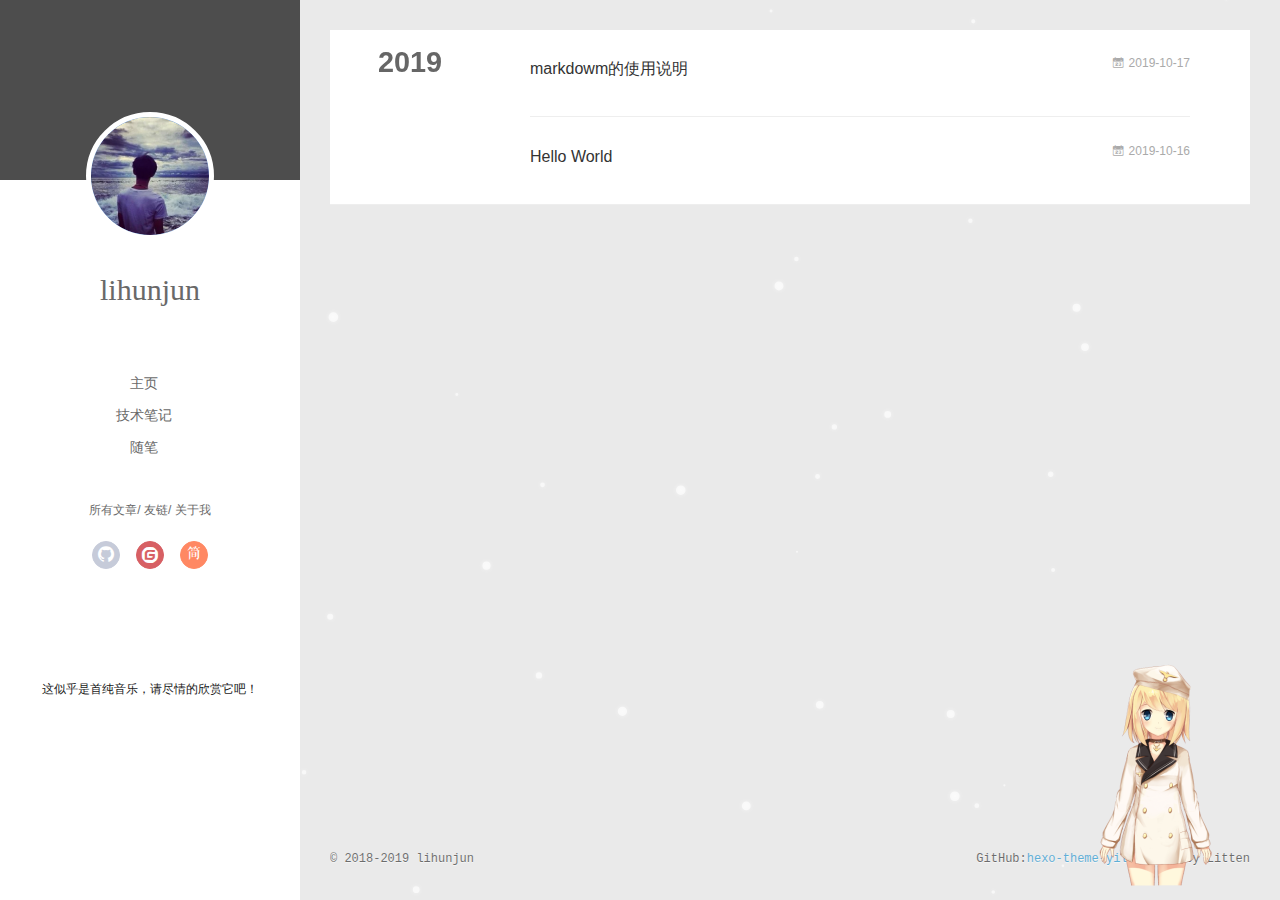
<file: archives/index.html>
<!DOCTYPE html>
<html>
<head>
  <meta charset="utf-8">
  
  <meta name="renderer" content="webkit">
  <meta http-equiv="X-UA-Compatible" content="IE=edge" >
  <link rel="dns-prefetch" href="https://github.com/lihunjun/lihunjun.github.io.git">
  <title>Archives | lihunjun的博客</title>
  <meta name="generator" content="hexo-theme-yilia-plus">
  <meta name="viewport" content="width=device-width, initial-scale=1, maximum-scale=1">
  
  <meta property="og:type" content="website">
<meta property="og:title" content="lihunjun的博客">
<meta property="og:url" content="https:&#x2F;&#x2F;github.com&#x2F;lihunjun&#x2F;lihunjun.github.io.git&#x2F;archives&#x2F;index.html">
<meta property="og:site_name" content="lihunjun的博客">
<meta property="og:locale" content="zh-Hans">
<meta name="twitter:card" content="summary">
  
    <link rel="alternative" href="/atom.xml" title="lihunjun的博客" type="application/atom+xml">
  
  
    <link rel="icon" href="/favicon.ico">
  
  
    <link rel="apple-touch-icon" href="/apple-touch-icon-180x180.png">
  
  <link rel="stylesheet" type="text/css" href="/./main.826e88.css">
  <style type="text/css">
    
    #container.show {
      background: linear-gradient(200deg,#a0cfe4,#e8c37e);
    }
  </style>
  

  

  
  


  

</head>

<body>
  <div id="container" q-class="show:isCtnShow">
    <canvas id="anm-canvas" class="anm-canvas"></canvas>
    <div class="left-col" q-class="show:isShow">
      


<div class="overlay" style="background: #4d4d4d;"></div>
<div class="intrude-less">
	<header id="header" class="inner">
		<a href="/" class="profilepic">
			<img src="/img/touxiang.jpeg" class="js-avatar">
		</a>
		<hgroup>
		  <h1 class="header-author"><a href="/">lihunjun</a></h1>
		</hgroup>
		

		<nav class="header-menu">
			<ul>
			
				<li><a href="/" target="_blank">主页</a></li>
	        
				<li><a href="https://github.com/lihunjun" target="_blank">技术笔记</a></li>
	        
				<li><a href="/tags/%E9%9A%8F%E7%AC%94/" target="_blank">随笔</a></li>
	        
			</ul>
		</nav>
		<nav class="header-smart-menu">
    		
    			
    			<a q-on="click: openSlider(e, 'innerArchive')" href="javascript:void(0)">所有文章</a>
    			
            
    			
    			<a q-on="click: openSlider(e, 'friends')" href="javascript:void(0)">友链</a>
    			
            
    			
    			<a q-on="click: openSlider(e, 'aboutme')" href="javascript:void(0)">关于我</a>
    			
            
		</nav>
		<nav class="header-nav">
			<div class="social">
				
					<a class="github" href="#" title="GitHub" target="_blank"><i class="icon-github"></i></a>
		        
					<a class="gitee" href="#" title="码云" target="_blank"><i class="icon-gitee"></i></a>
		        
					<a class="jianshu" href="#" title="简书" target="_blank"><i class="icon-jianshu"></i></a>
		        
			</div>
		
			
			
			
			
			<div>
				<iframe frameborder="no" border="0" marginwidth="0" marginheight="0" width="240" height="86" src="//music.163.com/outchain/player?type=2&id=167947&auto=0&height=66"></iframe>
			</div>
			
				
				<p style="font-size: 12px;">这似乎是首纯音乐，请尽情的欣赏它吧！<p>
			
		
		</nav>
	</header>		
</div>

    </div>
    <div class="mid-col" q-class="show:isShow,hide:isShow|isFalse">
      
      
<nav id="mobile-nav">
  	<div class="overlay js-overlay" style="background: #4d4d4d"></div>
	<div class="btnctn js-mobile-btnctn">
  		<div class="slider-trigger list" q-on="click: openSlider(e)"><i class="icon icon-sort"></i></div>
	</div>
	<div class="intrude-less">
		<header id="header" class="inner">
			<div class="profilepic">
				<a href="/">
					<img src="/img/touxiang.jpeg" class="js-avatar">
				</a>
			</div>
			<hgroup>
			  <h1 class="header-author js-header-author">lihunjun</h1>
			</hgroup>
			
			
			
				
			
				
			
				
			
			
			
			<nav class="header-nav">
				<div class="social">
					
						<a class="github" target="_blank" href="#" title="GitHub"><i class="icon-github"></i></a>
			        
						<a class="gitee" target="_blank" href="#" title="码云"><i class="icon-gitee"></i></a>
			        
						<a class="jianshu" target="_blank" href="#" title="简书"><i class="icon-jianshu"></i></a>
			        
				</div>
			</nav>

			<nav class="header-menu js-header-menu">
				<ul style="width: 70%">
				
				
					<li style="width: 33.333333333333336%"><a href="/">主页</a></li>
		        
					<li style="width: 33.333333333333336%"><a href="https://github.com/lihunjun">技术笔记</a></li>
		        
					<li style="width: 33.333333333333336%"><a href="/tags/%E9%9A%8F%E7%AC%94/">随笔</a></li>
		        
				</ul>
			</nav>
		</header>				
	</div>
	<div class="mobile-mask" style="display:none" q-show="isShow"></div>
</nav>

      <div id="wrapper" class="body-wrap">
        <div class="menu-l">
          <div class="canvas-wrap">
            <canvas data-colors="#eaeaea" data-sectionHeight="100" data-contentId="js-content" id="myCanvas1"
              class="anm-canvas"></canvas>
          </div>
          <div id="js-content" class="content-ll">
            
  
  
    
    
      
      
      <section class="archives-wrap">
        <div class="archive-year-wrap">
          <a href="/archives/2019" class="archive-year">2019</a>
        </div>
        <div class="archives">
    
    <article class="archive-article archive-type-post">
  <div class="archive-article-inner">
    <header class="archive-article-header">
      	<div class="article-meta">
	      	
<a href="/2019/10/17/markdown%E7%9A%84%E4%BD%BF%E7%94%A8%E8%AF%B4%E6%98%8E/" class="archive-article-date">
        <time datetime="2019-10-17T02:44:22.144Z" itemprop="datePublished"><i class="icon-calendar icon"></i>2019-10-17</time>
</a>

        </div>
    	 
  
    <h1 itemprop="name">
	
	  <a class="archive-article-title" href="/2019/10/17/markdown%E7%9A%84%E4%BD%BF%E7%94%A8%E8%AF%B4%E6%98%8E/" target="_blank">markdowm的使用说明</a>
  
    </h1>
  


        <div class="article-info info-on-right">
          
          

        </div>
        <div class="clearfix"></div>
    </header>
  </div>
</article>
  
    
    
    <article class="archive-article archive-type-post">
  <div class="archive-article-inner">
    <header class="archive-article-header">
      	<div class="article-meta">
	      	
<a href="/2019/10/16/hello-world/" class="archive-article-date">
        <time datetime="2019-10-16T09:11:01.617Z" itemprop="datePublished"><i class="icon-calendar icon"></i>2019-10-16</time>
</a>

        </div>
    	 
  
    <h1 itemprop="name">
	
	  <a class="archive-article-title" href="/2019/10/16/hello-world/" target="_blank">Hello World</a>
  
    </h1>
  


        <div class="article-info info-on-right">
          
          

        </div>
        <div class="clearfix"></div>
    </header>
  </div>
</article>
  
  
    </div></section>
  

    


          </div>
        </div>
      </div>
      <footer id="footer">
  <div class="outer">
    <div id="footer-info">
    	<div class="footer-left">
    		&copy; 2018-2019 lihunjun
    	</div>
      	<div class="footer-right">
			
			
      		GitHub:<a href="https://github.com/JoeyBling/hexo-theme-yilia-plus" target="_blank">hexo-theme-yilia-plus</a> by Litten
      	</div>
    </div>
  </div>
  
  
	<script src="/lib/busuanzi.pure.js"></script>
	
  
  
	
	<span id="busuanzi_container_site_pv" style="display:none">
		本站总访问量<span id="busuanzi_value_site_pv"></span>次	
	        <span class="post-meta-divider" >|</span>
	</span>
  	<span id="busuanzi_container_site_uv" style='display:none'>
  		本站访客数<span id="busuanzi_value_site_uv"></span>人
  	</span>
  
</footer>

    </div>
    <script>
	var yiliaConfig = {
		mathjax: false,
		isHome: false,
		isPost: false,
		isArchive: true,
		isTag: false,
		isCategory: false,
		open_in_new: true,
		toc_hide_index: true,
		root: "/",
		innerArchive: true,
		showTags: true
	}
</script>

<script>!function(r){function e(t){if(i[t])return i[t].exports;var n=i[t]={exports:{},id:t,loaded:!1};return r[t].call(n.exports,n,n.exports,e),n.loaded=!0,n.exports}var i={};e.m=r,e.c=i,e.p="./",e(0)}([function(t,n,r){r(208),t.exports=r(205)},function(t,n,r){var d=r(3),y=r(46),g=r(26),b=r(27),x=r(47),m="prototype",S=function(t,n,r){var e,i,o,u,c=t&S.F,f=t&S.G,a=t&S.S,s=t&S.P,l=t&S.B,h=f?d:a?d[n]||(d[n]={}):(d[n]||{})[m],v=f?y:y[n]||(y[n]={}),p=v[m]||(v[m]={});for(e in f&&(r=n),r)o=((i=!c&&h&&void 0!==h[e])?h:r)[e],u=l&&i?x(o,d):s&&"function"==typeof o?x(Function.call,o):o,h&&b(h,e,o,t&S.U),v[e]!=o&&g(v,e,u),s&&p[e]!=o&&(p[e]=o)};d.core=y,S.F=1,S.G=2,S.S=4,S.P=8,S.B=16,S.W=32,S.U=64,S.R=128,t.exports=S},function(t,n,r){var e=r(5);t.exports=function(t){if(!e(t))throw TypeError(t+" is not an object!");return t}},function(t,n){var r=t.exports="undefined"!=typeof window&&window.Math==Math?window:"undefined"!=typeof self&&self.Math==Math?self:Function("return this")();"number"==typeof __g&&(__g=r)},function(t,n){t.exports=function(t){try{return!!t()}catch(t){return!0}}},function(t,n){t.exports=function(t){return"object"==typeof t?null!==t:"function"==typeof t}},function(t,n){var r=t.exports="undefined"!=typeof window&&window.Math==Math?window:"undefined"!=typeof self&&self.Math==Math?self:Function("return this")();"number"==typeof __g&&(__g=r)},function(t,n,r){var e=r(118)("wks"),i=r(79),o=r(3).Symbol,u="function"==typeof o;(t.exports=function(t){return e[t]||(e[t]=u&&o[t]||(u?o:i)("Symbol."+t))}).store=e},function(t,n,r){var e=r(49),i=Math.min;t.exports=function(t){return 0<t?i(e(t),9007199254740991):0}},function(t,n){var r={}.hasOwnProperty;t.exports=function(t,n){return r.call(t,n)}},function(t,n,r){t.exports=!r(4)(function(){return 7!=Object.defineProperty({},"a",{get:function(){return 7}}).a})},function(t,n,r){var e=r(2),i=r(174),o=r(53),u=Object.defineProperty;n.f=r(10)?Object.defineProperty:function(t,n,r){if(e(t),n=o(n,!0),e(r),i)try{return u(t,n,r)}catch(t){}if("get"in r||"set"in r)throw TypeError("Accessors not supported!");return"value"in r&&(t[n]=r.value),t}},function(t,n,r){t.exports=!r(20)(function(){return 7!=Object.defineProperty({},"a",{get:function(){return 7}}).a})},function(t,n,r){var e=r(14),i=r(24);t.exports=r(12)?function(t,n,r){return e.f(t,n,i(1,r))}:function(t,n,r){return t[n]=r,t}},function(t,n,r){var e=r(22),i=r(60),o=r(42),u=Object.defineProperty;n.f=r(12)?Object.defineProperty:function(t,n,r){if(e(t),n=o(n,!0),e(r),i)try{return u(t,n,r)}catch(t){}if("get"in r||"set"in r)throw TypeError("Accessors not supported!");return"value"in r&&(t[n]=r.value),t}},function(t,n,r){var e=r(96),i=r(34);t.exports=function(t){return e(i(t))}},function(t,n,r){var e=r(40)("wks"),i=r(25),o=r(6).Symbol,u="function"==typeof o;(t.exports=function(t){return e[t]||(e[t]=u&&o[t]||(u?o:i)("Symbol."+t))}).store=e},function(t,n,r){var e=r(51);t.exports=function(t){return Object(e(t))}},function(t,n){t.exports=function(t){return"object"==typeof t?null!==t:"function"==typeof t}},function(t,n){var r=t.exports={version:"2.6.9"};"number"==typeof __e&&(__e=r)},function(t,n){t.exports=function(t){try{return!!t()}catch(t){return!0}}},function(t,n){t.exports=function(t){if("function"!=typeof t)throw TypeError(t+" is not a function!");return t}},function(t,n,r){var e=r(18);t.exports=function(t){if(!e(t))throw TypeError(t+" is not an object!");return t}},function(t,n){t.exports=!0},function(t,n){t.exports=function(t,n){return{enumerable:!(1&t),configurable:!(2&t),writable:!(4&t),value:n}}},function(t,n){var r=0,e=Math.random();t.exports=function(t){return"Symbol(".concat(void 0===t?"":t,")_",(++r+e).toString(36))}},function(t,n,r){var e=r(11),i=r(75);t.exports=r(10)?function(t,n,r){return e.f(t,n,i(1,r))}:function(t,n,r){return t[n]=r,t}},function(t,n,r){var o=r(3),u=r(26),c=r(30),f=r(79)("src"),e=r(219),i="toString",a=(""+e).split(i);r(46).inspectSource=function(t){return e.call(t)},(t.exports=function(t,n,r,e){var i="function"==typeof r;i&&(c(r,"name")||u(r,"name",n)),t[n]!==r&&(i&&(c(r,f)||u(r,f,t[n]?""+t[n]:a.join(String(n)))),t===o?t[n]=r:e?t[n]?t[n]=r:u(t,n,r):(delete t[n],u(t,n,r)))})(Function.prototype,i,function(){return"function"==typeof this&&this[f]||e.call(this)})},function(t,n,r){var e=r(1),i=r(4),u=r(51),c=/"/g,o=function(t,n,r,e){var i=String(u(t)),o="<"+n;return""!==r&&(o+=" "+r+'="'+String(e).replace(c,"&quot;")+'"'),o+">"+i+"</"+n+">"};t.exports=function(n,t){var r={};r[n]=t(o),e(e.P+e.F*i(function(){var t=""[n]('"');return t!==t.toLowerCase()||3<t.split('"').length}),"String",r)}},function(t,n,r){var e=r(65),i=r(35);t.exports=Object.keys||function(t){return e(t,i)}},function(t,n){var r={}.hasOwnProperty;t.exports=function(t,n){return r.call(t,n)}},function(t,n,r){var e=r(117),i=r(75),o=r(33),u=r(53),c=r(30),f=r(174),a=Object.getOwnPropertyDescriptor;n.f=r(10)?a:function(t,n){if(t=o(t),n=u(n,!0),f)try{return a(t,n)}catch(t){}if(c(t,n))return i(!e.f.call(t,n),t[n])}},function(t,n,r){var e=r(30),i=r(17),o=r(154)("IE_PROTO"),u=Object.prototype;t.exports=Object.getPrototypeOf||function(t){return t=i(t),e(t,o)?t[o]:"function"==typeof t.constructor&&t instanceof t.constructor?t.constructor.prototype:t instanceof Object?u:null}},function(t,n,r){var e=r(116),i=r(51);t.exports=function(t){return e(i(t))}},function(t,n){t.exports=function(t){if(null==t)throw TypeError("Can't call method on  "+t);return t}},function(t,n){t.exports="constructor,hasOwnProperty,isPrototypeOf,propertyIsEnumerable,toLocaleString,toString,valueOf".split(",")},function(t,n){t.exports={}},function(t,n){n.f={}.propertyIsEnumerable},function(t,n,r){var e=r(14).f,i=r(9),o=r(16)("toStringTag");t.exports=function(t,n,r){t&&!i(t=r?t:t.prototype,o)&&e(t,o,{configurable:!0,value:n})}},function(t,n,r){var e=r(40)("keys"),i=r(25);t.exports=function(t){return e[t]||(e[t]=i(t))}},function(t,n,r){var e=r(19),i=r(6),o="__core-js_shared__",u=i[o]||(i[o]={});(t.exports=function(t,n){return u[t]||(u[t]=void 0!==n?n:{})})("versions",[]).push({version:e.version,mode:r(23)?"pure":"global",copyright:"© 2019 Denis Pushkarev (zloirock.ru)"})},function(t,n){var r=Math.ceil,e=Math.floor;t.exports=function(t){return isNaN(t=+t)?0:(0<t?e:r)(t)}},function(t,n,r){var i=r(18);t.exports=function(t,n){if(!i(t))return t;var r,e;if(n&&"function"==typeof(r=t.toString)&&!i(e=r.call(t)))return e;if("function"==typeof(r=t.valueOf)&&!i(e=r.call(t)))return e;if(!n&&"function"==typeof(r=t.toString)&&!i(e=r.call(t)))return e;throw TypeError("Can't convert object to primitive value")}},function(t,n,r){var e=r(6),i=r(19),o=r(23),u=r(44),c=r(14).f;t.exports=function(t){var n=i.Symbol||(i.Symbol=o?{}:e.Symbol||{});"_"==t.charAt(0)||t in n||c(n,t,{value:u.f(t)})}},function(t,n,r){n.f=r(16)},function(t,n){var r={}.toString;t.exports=function(t){return r.call(t).slice(8,-1)}},function(t,n){var r=t.exports={version:"2.6.9"};"number"==typeof __e&&(__e=r)},function(t,n,r){var o=r(21);t.exports=function(e,i,t){if(o(e),void 0===i)return e;switch(t){case 1:return function(t){return e.call(i,t)};case 2:return function(t,n){return e.call(i,t,n)};case 3:return function(t,n,r){return e.call(i,t,n,r)}}return function(){return e.apply(i,arguments)}}},function(t,n,r){"use strict";var e=r(4);t.exports=function(t,n){return!!t&&e(function(){n?t.call(null,function(){},1):t.call(null)})}},function(t,n){var r=Math.ceil,e=Math.floor;t.exports=function(t){return isNaN(t=+t)?0:(0<t?e:r)(t)}},function(t,n,r){var x=r(47),m=r(116),S=r(17),w=r(8),e=r(138);t.exports=function(l,t){var h=1==l,v=2==l,p=3==l,d=4==l,y=6==l,g=5==l||y,b=t||e;return function(t,n,r){for(var e,i,o=S(t),u=m(o),c=x(n,r,3),f=w(u.length),a=0,s=h?b(t,f):v?b(t,0):void 0;a<f;a++)if((g||a in u)&&(i=c(e=u[a],a,o),l))if(h)s[a]=i;else if(i)switch(l){case 3:return!0;case 5:return e;case 6:return a;case 2:s.push(e)}else if(d)return!1;return y?-1:p||d?d:s}}},function(t,n){t.exports=function(t){if(null==t)throw TypeError("Can't call method on  "+t);return t}},function(t,n,r){var i=r(1),o=r(46),u=r(4);t.exports=function(t,n){var r=(o.Object||{})[t]||Object[t],e={};e[t]=n(r),i(i.S+i.F*u(function(){r(1)}),"Object",e)}},function(t,n,r){var i=r(5);t.exports=function(t,n){if(!i(t))return t;var r,e;if(n&&"function"==typeof(r=t.toString)&&!i(e=r.call(t)))return e;if("function"==typeof(r=t.valueOf)&&!i(e=r.call(t)))return e;if(!n&&"function"==typeof(r=t.toString)&&!i(e=r.call(t)))return e;throw TypeError("Can't convert object to primitive value")}},function(t,n,r){var d=r(6),y=r(19),g=r(93),b=r(13),x=r(9),m="prototype",S=function(t,n,r){var e,i,o,u=t&S.F,c=t&S.G,f=t&S.S,a=t&S.P,s=t&S.B,l=t&S.W,h=c?y:y[n]||(y[n]={}),v=h[m],p=c?d:f?d[n]:(d[n]||{})[m];for(e in c&&(r=n),r)(i=!u&&p&&void 0!==p[e])&&x(h,e)||(o=i?p[e]:r[e],h[e]=c&&"function"!=typeof p[e]?r[e]:s&&i?g(o,d):l&&p[e]==o?function(e){var t=function(t,n,r){if(this instanceof e){switch(arguments.length){case 0:return new e;case 1:return new e(t);case 2:return new e(t,n)}return new e(t,n,r)}return e.apply(this,arguments)};return t[m]=e[m],t}(o):a&&"function"==typeof o?g(Function.call,o):o,a&&((h.virtual||(h.virtual={}))[e]=o,t&S.R&&v&&!v[e]&&b(v,e,o)))};S.F=1,S.G=2,S.S=4,S.P=8,S.B=16,S.W=32,S.U=64,S.R=128,t.exports=S},function(t,n,r){var e=r(34);t.exports=function(t){return Object(e(t))}},function(t,n,r){var o=r(196),e=r(1),i=r(118)("metadata"),u=i.store||(i.store=new(r(200))),c=function(t,n,r){var e=u.get(t);if(!e){if(!r)return;u.set(t,e=new o)}var i=e.get(n);if(!i){if(!r)return;e.set(n,i=new o)}return i};t.exports={store:u,map:c,has:function(t,n,r){var e=c(n,r,!1);return void 0!==e&&e.has(t)},get:function(t,n,r){var e=c(n,r,!1);return void 0===e?void 0:e.get(t)},set:function(t,n,r,e){c(r,e,!0).set(t,n)},keys:function(t,n){var r=c(t,n,!1),e=[];return r&&r.forEach(function(t,n){e.push(n)}),e},key:function(t){return void 0===t||"symbol"==typeof t?t:String(t)},exp:function(t){e(e.S,"Reflect",t)}}},function(t,n,r){"use strict";if(r(10)){var g=r(68),b=r(3),x=r(4),m=r(1),S=r(132),e=r(159),h=r(47),w=r(70),i=r(75),_=r(26),o=r(76),u=r(49),O=r(8),E=r(194),c=r(78),f=r(53),a=r(30),M=r(81),P=r(5),v=r(17),p=r(145),j=r(72),F=r(32),A=r(73).f,d=r(161),s=r(79),l=r(7),y=r(50),I=r(120),L=r(119),N=r(162),T=r(82),k=r(125),R=r(77),C=r(137),D=r(166),G=r(11),W=r(31),U=G.f,V=W.f,B=b.RangeError,q=b.TypeError,z=b.Uint8Array,K="ArrayBuffer",H="Shared"+K,J="BYTES_PER_ELEMENT",$="prototype",Y=Array[$],X=e.ArrayBuffer,Q=e.DataView,Z=y(0),tt=y(2),nt=y(3),rt=y(4),et=y(5),it=y(6),ot=I(!0),ut=I(!1),ct=N.values,ft=N.keys,at=N.entries,st=Y.lastIndexOf,lt=Y.reduce,ht=Y.reduceRight,vt=Y.join,pt=Y.sort,dt=Y.slice,yt=Y.toString,gt=Y.toLocaleString,bt=l("iterator"),xt=l("toStringTag"),mt=s("typed_constructor"),St=s("def_constructor"),wt=S.CONSTR,_t=S.TYPED,Ot=S.VIEW,Et="Wrong length!",Mt=y(1,function(t,n){return It(L(t,t[St]),n)}),Pt=x(function(){return 1===new z(new Uint16Array([1]).buffer)[0]}),jt=!!z&&!!z[$].set&&x(function(){new z(1).set({})}),Ft=function(t,n){var r=u(t);if(r<0||r%n)throw B("Wrong offset!");return r},At=function(t){if(P(t)&&_t in t)return t;throw q(t+" is not a typed array!")},It=function(t,n){if(!(P(t)&&mt in t))throw q("It is not a typed array constructor!");return new t(n)},Lt=function(t,n){return Nt(L(t,t[St]),n)},Nt=function(t,n){for(var r=0,e=n.length,i=It(t,e);r<e;)i[r]=n[r++];return i},Tt=function(t,n,r){U(t,n,{get:function(){return this._d[r]}})},kt=function(t){var n,r,e,i,o,u,c=v(t),f=arguments.length,a=1<f?arguments[1]:void 0,s=void 0!==a,l=d(c);if(null!=l&&!p(l)){for(u=l.call(c),e=[],n=0;!(o=u.next()).done;n++)e.push(o.value);c=e}for(s&&2<f&&(a=h(a,arguments[2],2)),n=0,r=O(c.length),i=It(this,r);n<r;n++)i[n]=s?a(c[n],n):c[n];return i},Rt=function(){for(var t=0,n=arguments.length,r=It(this,n);t<n;)r[t]=arguments[t++];return r},Ct=!!z&&x(function(){gt.call(new z(1))}),Dt=function(){return gt.apply(Ct?dt.call(At(this)):At(this),arguments)},Gt={copyWithin:function(t,n){return D.call(At(this),t,n,2<arguments.length?arguments[2]:void 0)},every:function(t){return rt(At(this),t,1<arguments.length?arguments[1]:void 0)},fill:function(t){return C.apply(At(this),arguments)},filter:function(t){return Lt(this,tt(At(this),t,1<arguments.length?arguments[1]:void 0))},find:function(t){return et(At(this),t,1<arguments.length?arguments[1]:void 0)},findIndex:function(t){return it(At(this),t,1<arguments.length?arguments[1]:void 0)},forEach:function(t){Z(At(this),t,1<arguments.length?arguments[1]:void 0)},indexOf:function(t){return ut(At(this),t,1<arguments.length?arguments[1]:void 0)},includes:function(t){return ot(At(this),t,1<arguments.length?arguments[1]:void 0)},join:function(t){return vt.apply(At(this),arguments)},lastIndexOf:function(t){return st.apply(At(this),arguments)},map:function(t){return Mt(At(this),t,1<arguments.length?arguments[1]:void 0)},reduce:function(t){return lt.apply(At(this),arguments)},reduceRight:function(t){return ht.apply(At(this),arguments)},reverse:function(){for(var t,n=this,r=At(n).length,e=Math.floor(r/2),i=0;i<e;)t=n[i],n[i++]=n[--r],n[r]=t;return n},some:function(t){return nt(At(this),t,1<arguments.length?arguments[1]:void 0)},sort:function(t){return pt.call(At(this),t)},subarray:function(t,n){var r=At(this),e=r.length,i=c(t,e);return new(L(r,r[St]))(r.buffer,r.byteOffset+i*r.BYTES_PER_ELEMENT,O((void 0===n?e:c(n,e))-i))}},Wt=function(t,n){return Lt(this,dt.call(At(this),t,n))},Ut=function(t){At(this);var n=Ft(arguments[1],1),r=this.length,e=v(t),i=O(e.length),o=0;if(r<i+n)throw B(Et);for(;o<i;)this[n+o]=e[o++]},Vt={entries:function(){return at.call(At(this))},keys:function(){return ft.call(At(this))},values:function(){return ct.call(At(this))}},Bt=function(t,n){return P(t)&&t[_t]&&"symbol"!=typeof n&&n in t&&String(+n)==String(n)},qt=function(t,n){return Bt(t,n=f(n,!0))?i(2,t[n]):V(t,n)},zt=function(t,n,r){return!(Bt(t,n=f(n,!0))&&P(r)&&a(r,"value"))||a(r,"get")||a(r,"set")||r.configurable||a(r,"writable")&&!r.writable||a(r,"enumerable")&&!r.enumerable?U(t,n,r):(t[n]=r.value,t)};wt||(W.f=qt,G.f=zt),m(m.S+m.F*!wt,"Object",{getOwnPropertyDescriptor:qt,defineProperty:zt}),x(function(){yt.call({})})&&(yt=gt=function(){return vt.call(this)});var Kt=o({},Gt);o(Kt,Vt),_(Kt,bt,Vt.values),o(Kt,{slice:Wt,set:Ut,constructor:function(){},toString:yt,toLocaleString:Dt}),Tt(Kt,"buffer","b"),Tt(Kt,"byteOffset","o"),Tt(Kt,"byteLength","l"),Tt(Kt,"length","e"),U(Kt,xt,{get:function(){return this[_t]}}),t.exports=function(t,l,n,o){var h=t+((o=!!o)?"Clamped":"")+"Array",r="get"+t,u="set"+t,v=b[h],c=v||{},e=v&&F(v),i=!v||!S.ABV,f={},a=v&&v[$],p=function(t,i){U(t,i,{get:function(){return t=i,(n=this._d).v[r](t*l+n.o,Pt);var t,n},set:function(t){return n=i,r=t,e=this._d,o&&(r=(r=Math.round(r))<0?0:255<r?255:255&r),void e.v[u](n*l+e.o,r,Pt);var n,r,e},enumerable:!0})};i?(v=n(function(t,n,r,e){w(t,v,h,"_d");var i,o,u,c,f=0,a=0;if(P(n)){if(!(n instanceof X||(c=M(n))==K||c==H))return _t in n?Nt(v,n):kt.call(v,n);i=n,a=Ft(r,l);var s=n.byteLength;if(void 0===e){if(s%l)throw B(Et);if((o=s-a)<0)throw B(Et)}else if(s<(o=O(e)*l)+a)throw B(Et);u=o/l}else u=E(n),i=new X(o=u*l);for(_(t,"_d",{b:i,o:a,l:o,e:u,v:new Q(i)});f<u;)p(t,f++)}),a=v[$]=j(Kt),_(a,"constructor",v)):x(function(){v(1)})&&x(function(){new v(-1)})&&k(function(t){new v,new v(null),new v(1.5),new v(t)},!0)||(v=n(function(t,n,r,e){var i;return w(t,v,h),P(n)?n instanceof X||(i=M(n))==K||i==H?void 0!==e?new c(n,Ft(r,l),e):void 0!==r?new c(n,Ft(r,l)):new c(n):_t in n?Nt(v,n):kt.call(v,n):new c(E(n))}),Z(e!==Function.prototype?A(c).concat(A(e)):A(c),function(t){t in v||_(v,t,c[t])}),v[$]=a,g||(a.constructor=v));var s=a[bt],d=!!s&&("values"==s.name||null==s.name),y=Vt.values;_(v,mt,!0),_(a,_t,h),_(a,Ot,!0),_(a,St,v),(o?new v(1)[xt]==h:xt in a)||U(a,xt,{get:function(){return h}}),f[h]=v,m(m.G+m.W+m.F*(v!=c),f),m(m.S,h,{BYTES_PER_ELEMENT:l}),m(m.S+m.F*x(function(){c.of.call(v,1)}),h,{from:kt,of:Rt}),J in a||_(a,J,l),m(m.P,h,Gt),R(h),m(m.P+m.F*jt,h,{set:Ut}),m(m.P+m.F*!d,h,Vt),g||a.toString==yt||(a.toString=yt),m(m.P+m.F*x(function(){new v(1).slice()}),h,{slice:Wt}),m(m.P+m.F*(x(function(){return[1,2].toLocaleString()!=new v([1,2]).toLocaleString()})||!x(function(){a.toLocaleString.call([1,2])})),h,{toLocaleString:Dt}),T[h]=d?s:y,g||d||_(a,bt,y)}}else t.exports=function(){}},function(t,n){var r={}.toString;t.exports=function(t){return r.call(t).slice(8,-1)}},function(t,n,r){var e=r(18),i=r(6).document,o=e(i)&&e(i.createElement);t.exports=function(t){return o?i.createElement(t):{}}},function(t,n,r){t.exports=!r(12)&&!r(20)(function(){return 7!=Object.defineProperty(r(59)("div"),"a",{get:function(){return 7}}).a})},function(t,n,r){"use strict";var x=r(23),m=r(54),S=r(66),w=r(13),_=r(36),O=r(98),E=r(38),M=r(104),P=r(16)("iterator"),j=!([].keys&&"next"in[].keys()),F="values",A=function(){return this};t.exports=function(t,n,r,e,i,o,u){O(r,n,e);var c,f,a,s=function(t){if(!j&&t in p)return p[t];switch(t){case"keys":case F:return function(){return new r(this,t)}}return function(){return new r(this,t)}},l=n+" Iterator",h=i==F,v=!1,p=t.prototype,d=p[P]||p["@@iterator"]||i&&p[i],y=d||s(i),g=i?h?s("entries"):y:void 0,b="Array"==n&&p.entries||d;if(b&&((a=M(b.call(new t)))!==Object.prototype&&a.next&&(E(a,l,!0),x||"function"==typeof a[P]||w(a,P,A))),h&&d&&d.name!==F&&(v=!0,y=function(){return d.call(this)}),x&&!u||!j&&!v&&p[P]||w(p,P,y),_[n]=y,_[l]=A,i)if(c={values:h?y:s(F),keys:o?y:s("keys"),entries:g},u)for(f in c)f in p||S(p,f,c[f]);else m(m.P+m.F*(j||v),n,c);return c}},function(t,n,e){var i=e(22),o=e(101),u=e(35),c=e(39)("IE_PROTO"),f=function(){},a="prototype",s=function(){var t,n=e(59)("iframe"),r=u.length;for(n.style.display="none",e(95).appendChild(n),n.src="javascript:",(t=n.contentWindow.document).open(),t.write("<script>document.F=Object<\/script>"),t.close(),s=t.F;r--;)delete s[a][u[r]];return s()};t.exports=Object.create||function(t,n){var r;return null!==t?(f[a]=i(t),r=new f,f[a]=null,r[c]=t):r=s(),void 0===n?r:o(r,n)}},function(t,n,r){var e=r(65),i=r(35).concat("length","prototype");n.f=Object.getOwnPropertyNames||function(t){return e(t,i)}},function(t,n){n.f=Object.getOwnPropertySymbols},function(t,n,r){var u=r(9),c=r(15),f=r(92)(!1),a=r(39)("IE_PROTO");t.exports=function(t,n){var r,e=c(t),i=0,o=[];for(r in e)r!=a&&u(e,r)&&o.push(r);for(;n.length>i;)u(e,r=n[i++])&&(~f(o,r)||o.push(r));return o}},function(t,n,r){t.exports=r(13)},function(t,n,r){var e=r(7)("unscopables"),i=Array.prototype;null==i[e]&&r(26)(i,e,{}),t.exports=function(t){i[e][t]=!0}},function(t,n){t.exports=!1},function(t,n,r){var e=r(79)("meta"),i=r(5),o=r(30),u=r(11).f,c=0,f=Object.isExtensible||function(){return!0},a=!r(4)(function(){return f(Object.preventExtensions({}))}),s=function(t){u(t,e,{value:{i:"O"+ ++c,w:{}}})},l=t.exports={KEY:e,NEED:!1,fastKey:function(t,n){if(!i(t))return"symbol"==typeof t?t:("string"==typeof t?"S":"P")+t;if(!o(t,e)){if(!f(t))return"F";if(!n)return"E";s(t)}return t[e].i},getWeak:function(t,n){if(!o(t,e)){if(!f(t))return!0;if(!n)return!1;s(t)}return t[e].w},onFreeze:function(t){return a&&l.NEED&&f(t)&&!o(t,e)&&s(t),t}}},function(t,n){t.exports=function(t,n,r,e){if(!(t instanceof n)||void 0!==e&&e in t)throw TypeError(r+": incorrect invocation!");return t}},function(t,n,r){var h=r(47),v=r(177),p=r(145),d=r(2),y=r(8),g=r(161),b={},x={};(n=t.exports=function(t,n,r,e,i){var o,u,c,f,a=i?function(){return t}:g(t),s=h(r,e,n?2:1),l=0;if("function"!=typeof a)throw TypeError(t+" is not iterable!");if(p(a)){for(o=y(t.length);l<o;l++)if((f=n?s(d(u=t[l])[0],u[1]):s(t[l]))===b||f===x)return f}else for(c=a.call(t);!(u=c.next()).done;)if((f=v(c,s,u.value,n))===b||f===x)return f}).BREAK=b,n.RETURN=x},function(t,n,e){var i=e(2),o=e(183),u=e(141),c=e(154)("IE_PROTO"),f=function(){},a="prototype",s=function(){var t,n=e(140)("iframe"),r=u.length;for(n.style.display="none",e(143).appendChild(n),n.src="javascript:",(t=n.contentWindow.document).open(),t.write("<script>document.F=Object<\/script>"),t.close(),s=t.F;r--;)delete s[a][u[r]];return s()};t.exports=Object.create||function(t,n){var r;return null!==t?(f[a]=i(t),r=new f,f[a]=null,r[c]=t):r=s(),void 0===n?r:o(r,n)}},function(t,n,r){var e=r(185),i=r(141).concat("length","prototype");n.f=Object.getOwnPropertyNames||function(t){return e(t,i)}},function(t,n,r){var e=r(185),i=r(141);t.exports=Object.keys||function(t){return e(t,i)}},function(t,n){t.exports=function(t,n){return{enumerable:!(1&t),configurable:!(2&t),writable:!(4&t),value:n}}},function(t,n,r){var i=r(27);t.exports=function(t,n,r){for(var e in n)i(t,e,n[e],r);return t}},function(t,n,r){"use strict";var e=r(3),i=r(11),o=r(10),u=r(7)("species");t.exports=function(t){var n=e[t];o&&n&&!n[u]&&i.f(n,u,{configurable:!0,get:function(){return this}})}},function(t,n,r){var e=r(49),i=Math.max,o=Math.min;t.exports=function(t,n){return(t=e(t))<0?i(t+n,0):o(t,n)}},function(t,n){var r=0,e=Math.random();t.exports=function(t){return"Symbol(".concat(void 0===t?"":t,")_",(++r+e).toString(36))}},function(t,n,r){var e=r(5);t.exports=function(t,n){if(!e(t)||t._t!==n)throw TypeError("Incompatible receiver, "+n+" required!");return t}},function(t,n,r){var i=r(45),o=r(7)("toStringTag"),u="Arguments"==i(function(){return arguments}());t.exports=function(t){var n,r,e;return void 0===t?"Undefined":null===t?"Null":"string"==typeof(r=function(t,n){try{return t[n]}catch(t){}}(n=Object(t),o))?r:u?i(n):"Object"==(e=i(n))&&"function"==typeof n.callee?"Arguments":e}},function(t,n){t.exports={}},function(t,n,r){var e=r(11).f,i=r(30),o=r(7)("toStringTag");t.exports=function(t,n,r){t&&!i(t=r?t:t.prototype,o)&&e(t,o,{configurable:!0,value:n})}},function(t,n,r){var u=r(1),e=r(51),c=r(4),f=r(157),i="["+f+"]",o=RegExp("^"+i+i+"*"),a=RegExp(i+i+"*$"),s=function(t,n,r){var e={},i=c(function(){return!!f[t]()||"​"!="​"[t]()}),o=e[t]=i?n(l):f[t];r&&(e[r]=o),u(u.P+u.F*i,"String",e)},l=s.trim=function(t,n){return t=String(e(t)),1&n&&(t=t.replace(o,"")),2&n&&(t=t.replace(a,"")),t};t.exports=s},function(t,n,r){t.exports={default:r(88),__esModule:!0}},function(t,n,r){t.exports={default:r(89),__esModule:!0}},function(t,n,r){"use strict";function e(t){return t&&t.__esModule?t:{default:t}}n.__esModule=!0;var i=e(r(86)),o=e(r(85)),u="function"==typeof o.default&&"symbol"==typeof i.default?function(t){return typeof t}:function(t){return t&&"function"==typeof o.default&&t.constructor===o.default&&t!==o.default.prototype?"symbol":typeof t};n.default="function"==typeof o.default&&"symbol"===u(i.default)?function(t){return void 0===t?"undefined":u(t)}:function(t){return t&&"function"==typeof o.default&&t.constructor===o.default&&t!==o.default.prototype?"symbol":void 0===t?"undefined":u(t)}},function(t,n,r){r(111),r(109),r(112),r(113),t.exports=r(19).Symbol},function(t,n,r){r(110),r(114),t.exports=r(44).f("iterator")},function(t,n){t.exports=function(t){if("function"!=typeof t)throw TypeError(t+" is not a function!");return t}},function(t,n){t.exports=function(){}},function(t,n,r){var f=r(15),a=r(107),s=r(106);t.exports=function(c){return function(t,n,r){var e,i=f(t),o=a(i.length),u=s(r,o);if(c&&n!=n){for(;u<o;)if((e=i[u++])!=e)return!0}else for(;u<o;u++)if((c||u in i)&&i[u]===n)return c||u||0;return!c&&-1}}},function(t,n,r){var o=r(90);t.exports=function(e,i,t){if(o(e),void 0===i)return e;switch(t){case 1:return function(t){return e.call(i,t)};case 2:return function(t,n){return e.call(i,t,n)};case 3:return function(t,n,r){return e.call(i,t,n,r)}}return function(){return e.apply(i,arguments)}}},function(t,n,r){var c=r(29),f=r(64),a=r(37);t.exports=function(t){var n=c(t),r=f.f;if(r)for(var e,i=r(t),o=a.f,u=0;i.length>u;)o.call(t,e=i[u++])&&n.push(e);return n}},function(t,n,r){var e=r(6).document;t.exports=e&&e.documentElement},function(t,n,r){var e=r(58);t.exports=Object("z").propertyIsEnumerable(0)?Object:function(t){return"String"==e(t)?t.split(""):Object(t)}},function(t,n,r){var e=r(58);t.exports=Array.isArray||function(t){return"Array"==e(t)}},function(t,n,r){"use strict";var e=r(62),i=r(24),o=r(38),u={};r(13)(u,r(16)("iterator"),function(){return this}),t.exports=function(t,n,r){t.prototype=e(u,{next:i(1,r)}),o(t,n+" Iterator")}},function(t,n){t.exports=function(t,n){return{value:n,done:!!t}}},function(t,n,r){var e=r(25)("meta"),i=r(18),o=r(9),u=r(14).f,c=0,f=Object.isExtensible||function(){return!0},a=!r(20)(function(){return f(Object.preventExtensions({}))}),s=function(t){u(t,e,{value:{i:"O"+ ++c,w:{}}})},l=t.exports={KEY:e,NEED:!1,fastKey:function(t,n){if(!i(t))return"symbol"==typeof t?t:("string"==typeof t?"S":"P")+t;if(!o(t,e)){if(!f(t))return"F";if(!n)return"E";s(t)}return t[e].i},getWeak:function(t,n){if(!o(t,e)){if(!f(t))return!0;if(!n)return!1;s(t)}return t[e].w},onFreeze:function(t){return a&&l.NEED&&f(t)&&!o(t,e)&&s(t),t}}},function(t,n,r){var u=r(14),c=r(22),f=r(29);t.exports=r(12)?Object.defineProperties:function(t,n){c(t);for(var r,e=f(n),i=e.length,o=0;o<i;)u.f(t,r=e[o++],n[r]);return t}},function(t,n,r){var e=r(37),i=r(24),o=r(15),u=r(42),c=r(9),f=r(60),a=Object.getOwnPropertyDescriptor;n.f=r(12)?a:function(t,n){if(t=o(t),n=u(n,!0),f)try{return a(t,n)}catch(t){}if(c(t,n))return i(!e.f.call(t,n),t[n])}},function(t,n,r){var e=r(15),i=r(63).f,o={}.toString,u="object"==typeof window&&window&&Object.getOwnPropertyNames?Object.getOwnPropertyNames(window):[];t.exports.f=function(t){return u&&"[object Window]"==o.call(t)?function(t){try{return i(t)}catch(t){return u.slice()}}(t):i(e(t))}},function(t,n,r){var e=r(9),i=r(55),o=r(39)("IE_PROTO"),u=Object.prototype;t.exports=Object.getPrototypeOf||function(t){return t=i(t),e(t,o)?t[o]:"function"==typeof t.constructor&&t instanceof t.constructor?t.constructor.prototype:t instanceof Object?u:null}},function(t,n,r){var f=r(41),a=r(34);t.exports=function(c){return function(t,n){var r,e,i=String(a(t)),o=f(n),u=i.length;return o<0||u<=o?c?"":void 0:(r=i.charCodeAt(o))<55296||56319<r||o+1===u||(e=i.charCodeAt(o+1))<56320||57343<e?c?i.charAt(o):r:c?i.slice(o,o+2):e-56320+(r-55296<<10)+65536}}},function(t,n,r){var e=r(41),i=Math.max,o=Math.min;t.exports=function(t,n){return(t=e(t))<0?i(t+n,0):o(t,n)}},function(t,n,r){var e=r(41),i=Math.min;t.exports=function(t){return 0<t?i(e(t),9007199254740991):0}},function(t,n,r){"use strict";var e=r(91),i=r(99),o=r(36),u=r(15);t.exports=r(61)(Array,"Array",function(t,n){this._t=u(t),this._i=0,this._k=n},function(){var t=this._t,n=this._k,r=this._i++;return!t||r>=t.length?(this._t=void 0,i(1)):i(0,"keys"==n?r:"values"==n?t[r]:[r,t[r]])},"values"),o.Arguments=o.Array,e("keys"),e("values"),e("entries")},function(t,n){},function(t,n,r){"use strict";var e=r(105)(!0);r(61)(String,"String",function(t){this._t=String(t),this._i=0},function(){var t,n=this._t,r=this._i;return r>=n.length?{value:void 0,done:!0}:(t=e(n,r),this._i+=t.length,{value:t,done:!1})})},function(t,n,r){"use strict";var e=r(6),u=r(9),i=r(12),o=r(54),c=r(66),f=r(100).KEY,a=r(20),s=r(40),l=r(38),h=r(25),v=r(16),p=r(44),d=r(43),y=r(94),g=r(97),b=r(22),x=r(18),m=r(55),S=r(15),w=r(42),_=r(24),O=r(62),E=r(103),M=r(102),P=r(64),j=r(14),F=r(29),A=M.f,I=j.f,L=E.f,N=e.Symbol,T=e.JSON,k=T&&T.stringify,R="prototype",C=v("_hidden"),D=v("toPrimitive"),G={}.propertyIsEnumerable,W=s("symbol-registry"),U=s("symbols"),V=s("op-symbols"),B=Object[R],q="function"==typeof N&&!!P.f,z=e.QObject,K=!z||!z[R]||!z[R].findChild,H=i&&a(function(){return 7!=O(I({},"a",{get:function(){return I(this,"a",{value:7}).a}})).a})?function(t,n,r){var e=A(B,n);e&&delete B[n],I(t,n,r),e&&t!==B&&I(B,n,e)}:I,J=function(t){var n=U[t]=O(N[R]);return n._k=t,n},$=q&&"symbol"==typeof N.iterator?function(t){return"symbol"==typeof t}:function(t){return t instanceof N},Y=function(t,n,r){return t===B&&Y(V,n,r),b(t),n=w(n,!0),b(r),u(U,n)?(r.enumerable?(u(t,C)&&t[C][n]&&(t[C][n]=!1),r=O(r,{enumerable:_(0,!1)})):(u(t,C)||I(t,C,_(1,{})),t[C][n]=!0),H(t,n,r)):I(t,n,r)},X=function(t,n){b(t);for(var r,e=y(n=S(n)),i=0,o=e.length;i<o;)Y(t,r=e[i++],n[r]);return t},Q=function(t){var n=G.call(this,t=w(t,!0));return!(this===B&&u(U,t)&&!u(V,t))&&(!(n||!u(this,t)||!u(U,t)||u(this,C)&&this[C][t])||n)},Z=function(t,n){if(t=S(t),n=w(n,!0),t!==B||!u(U,n)||u(V,n)){var r=A(t,n);return!r||!u(U,n)||u(t,C)&&t[C][n]||(r.enumerable=!0),r}},tt=function(t){for(var n,r=L(S(t)),e=[],i=0;r.length>i;)u(U,n=r[i++])||n==C||n==f||e.push(n);return e},nt=function(t){for(var n,r=t===B,e=L(r?V:S(t)),i=[],o=0;e.length>o;)!u(U,n=e[o++])||r&&!u(B,n)||i.push(U[n]);return i};q||(c((N=function(){if(this instanceof N)throw TypeError("Symbol is not a constructor!");var n=h(0<arguments.length?arguments[0]:void 0),r=function(t){this===B&&r.call(V,t),u(this,C)&&u(this[C],n)&&(this[C][n]=!1),H(this,n,_(1,t))};return i&&K&&H(B,n,{configurable:!0,set:r}),J(n)})[R],"toString",function(){return this._k}),M.f=Z,j.f=Y,r(63).f=E.f=tt,r(37).f=Q,P.f=nt,i&&!r(23)&&c(B,"propertyIsEnumerable",Q,!0),p.f=function(t){return J(v(t))}),o(o.G+o.W+o.F*!q,{Symbol:N});for(var rt="hasInstance,isConcatSpreadable,iterator,match,replace,search,species,split,toPrimitive,toStringTag,unscopables".split(","),et=0;rt.length>et;)v(rt[et++]);for(var it=F(v.store),ot=0;it.length>ot;)d(it[ot++]);o(o.S+o.F*!q,"Symbol",{for:function(t){return u(W,t+="")?W[t]:W[t]=N(t)},keyFor:function(t){if(!$(t))throw TypeError(t+" is not a symbol!");for(var n in W)if(W[n]===t)return n},useSetter:function(){K=!0},useSimple:function(){K=!1}}),o(o.S+o.F*!q,"Object",{create:function(t,n){return void 0===n?O(t):X(O(t),n)},defineProperty:Y,defineProperties:X,getOwnPropertyDescriptor:Z,getOwnPropertyNames:tt,getOwnPropertySymbols:nt});var ut=a(function(){P.f(1)});o(o.S+o.F*ut,"Object",{getOwnPropertySymbols:function(t){return P.f(m(t))}}),T&&o(o.S+o.F*(!q||a(function(){var t=N();return"[null]"!=k([t])||"{}"!=k({a:t})||"{}"!=k(Object(t))})),"JSON",{stringify:function(t){for(var n,r,e=[t],i=1;arguments.length>i;)e.push(arguments[i++]);if(r=n=e[1],(x(n)||void 0!==t)&&!$(t))return g(n)||(n=function(t,n){if("function"==typeof r&&(n=r.call(this,t,n)),!$(n))return n}),e[1]=n,k.apply(T,e)}}),N[R][D]||r(13)(N[R],D,N[R].valueOf),l(N,"Symbol"),l(Math,"Math",!0),l(e.JSON,"JSON",!0)},function(t,n,r){r(43)("asyncIterator")},function(t,n,r){r(43)("observable")},function(t,n,r){r(108);for(var e=r(6),i=r(13),o=r(36),u=r(16)("toStringTag"),c="CSSRuleList,CSSStyleDeclaration,CSSValueList,ClientRectList,DOMRectList,DOMStringList,DOMTokenList,DataTransferItemList,FileList,HTMLAllCollection,HTMLCollection,HTMLFormElement,HTMLSelectElement,MediaList,MimeTypeArray,NamedNodeMap,NodeList,PaintRequestList,Plugin,PluginArray,SVGLengthList,SVGNumberList,SVGPathSegList,SVGPointList,SVGStringList,SVGTransformList,SourceBufferList,StyleSheetList,TextTrackCueList,TextTrackList,TouchList".split(","),f=0;f<c.length;f++){var a=c[f],s=e[a],l=s&&s.prototype;l&&!l[u]&&i(l,u,a),o[a]=o.Array}},function(t,n,r){"use strict";var e=r(2);t.exports=function(){var t=e(this),n="";return t.global&&(n+="g"),t.ignoreCase&&(n+="i"),t.multiline&&(n+="m"),t.unicode&&(n+="u"),t.sticky&&(n+="y"),n}},function(t,n,r){var e=r(45);t.exports=Object("z").propertyIsEnumerable(0)?Object:function(t){return"String"==e(t)?t.split(""):Object(t)}},function(t,n){n.f={}.propertyIsEnumerable},function(t,n,r){var e=r(46),i=r(3),o="__core-js_shared__",u=i[o]||(i[o]={});(t.exports=function(t,n){return u[t]||(u[t]=void 0!==n?n:{})})("versions",[]).push({version:e.version,mode:r(68)?"pure":"global",copyright:"© 2019 Denis Pushkarev (zloirock.ru)"})},function(t,n,r){var i=r(2),o=r(21),u=r(7)("species");t.exports=function(t,n){var r,e=i(t).constructor;return void 0===e||null==(r=i(e)[u])?n:o(r)}},function(t,n,r){var f=r(33),a=r(8),s=r(78);t.exports=function(c){return function(t,n,r){var e,i=f(t),o=a(i.length),u=s(r,o);if(c&&n!=n){for(;u<o;)if((e=i[u++])!=e)return!0}else for(;u<o;u++)if((c||u in i)&&i[u]===n)return c||u||0;return!c&&-1}}},function(t,n,r){"use strict";var g=r(3),b=r(1),x=r(27),m=r(76),S=r(69),w=r(71),_=r(70),O=r(5),E=r(4),M=r(125),P=r(83),j=r(144);t.exports=function(e,t,n,r,i,o){var u=g[e],c=u,f=i?"set":"add",a=c&&c.prototype,s={},l=function(t){var r=a[t];x(a,t,"delete"==t?function(t){return!(o&&!O(t))&&r.call(this,0===t?0:t)}:"has"==t?function(t){return!(o&&!O(t))&&r.call(this,0===t?0:t)}:"get"==t?function(t){return o&&!O(t)?void 0:r.call(this,0===t?0:t)}:"add"==t?function(t){return r.call(this,0===t?0:t),this}:function(t,n){return r.call(this,0===t?0:t,n),this})};if("function"==typeof c&&(o||a.forEach&&!E(function(){(new c).entries().next()}))){var h=new c,v=h[f](o?{}:-0,1)!=h,p=E(function(){h.has(1)}),d=M(function(t){new c(t)}),y=!o&&E(function(){for(var t=new c,n=5;n--;)t[f](n,n);return!t.has(-0)});d||(((c=t(function(t,n){_(t,c,e);var r=j(new u,t,c);return null!=n&&w(n,i,r[f],r),r})).prototype=a).constructor=c),(p||y)&&(l("delete"),l("has"),i&&l("get")),(y||v)&&l(f),o&&a.clear&&delete a.clear}else c=r.getConstructor(t,e,i,f),m(c.prototype,n),S.NEED=!0;return P(c,e),s[e]=c,b(b.G+b.W+b.F*(c!=u),s),o||r.setStrong(c,e,i),c}},function(t,n,r){"use strict";r(197);var s=r(27),l=r(26),h=r(4),v=r(51),p=r(7),d=r(152),y=p("species"),g=!h(function(){var t=/./;return t.exec=function(){var t=[];return t.groups={a:"7"},t},"7"!=="".replace(t,"$<a>")}),b=function(){var t=/(?:)/,n=t.exec;t.exec=function(){return n.apply(this,arguments)};var r="ab".split(t);return 2===r.length&&"a"===r[0]&&"b"===r[1]}();t.exports=function(r,t,n){var e=p(r),o=!h(function(){var t={};return t[e]=function(){return 7},7!=""[r](t)}),i=o?!h(function(){var t=!1,n=/a/;return n.exec=function(){return t=!0,null},"split"===r&&(n.constructor={},n.constructor[y]=function(){return n}),n[e](""),!t}):void 0;if(!o||!i||"replace"===r&&!g||"split"===r&&!b){var u=/./[e],c=n(v,e,""[r],function(t,n,r,e,i){return n.exec===d?o&&!i?{done:!0,value:u.call(n,r,e)}:{done:!0,value:t.call(r,n,e)}:{done:!1}}),f=c[0],a=c[1];s(String.prototype,r,f),l(RegExp.prototype,e,2==t?function(t,n){return a.call(t,this,n)}:function(t){return a.call(t,this)})}}},function(t,n,r){var e=r(45);t.exports=Array.isArray||function(t){return"Array"==e(t)}},function(t,n,r){var e=r(5),i=r(45),o=r(7)("match");t.exports=function(t){var n;return e(t)&&(void 0!==(n=t[o])?!!n:"RegExp"==i(t))}},function(t,n,r){var o=r(7)("iterator"),u=!1;try{var e=[7][o]();e.return=function(){u=!0},Array.from(e,function(){throw 2})}catch(t){}t.exports=function(t,n){if(!n&&!u)return!1;var r=!1;try{var e=[7],i=e[o]();i.next=function(){return{done:r=!0}},e[o]=function(){return i},t(e)}catch(t){}return r}},function(t,n,r){"use strict";t.exports=r(68)||!r(4)(function(){var t=Math.random();__defineSetter__.call(null,t,function(){}),delete r(3)[t]})},function(t,n){n.f=Object.getOwnPropertySymbols},function(t,n,r){"use strict";var i=r(81),o=RegExp.prototype.exec;t.exports=function(t,n){var r=t.exec;if("function"==typeof r){var e=r.call(t,n);if("object"!=typeof e)throw new TypeError("RegExp exec method returned something other than an Object or null");return e}if("RegExp"!==i(t))throw new TypeError("RegExp#exec called on incompatible receiver");return o.call(t,n)}},function(t,n,r){"use strict";var e=r(1),u=r(21),c=r(47),f=r(71);t.exports=function(t){e(e.S,t,{from:function(t){var n,r,e,i,o=arguments[1];return u(this),(n=void 0!==o)&&u(o),null==t?new this:(r=[],n?(e=0,i=c(o,arguments[2],2),f(t,!1,function(t){r.push(i(t,e++))})):f(t,!1,r.push,r),new this(r))}})}},function(t,n,r){"use strict";var e=r(1);t.exports=function(t){e(e.S,t,{of:function(){for(var t=arguments.length,n=new Array(t);t--;)n[t]=arguments[t];return new this(n)}})}},function(t,n,r){var f=r(49),a=r(51);t.exports=function(c){return function(t,n){var r,e,i=String(a(t)),o=f(n),u=i.length;return o<0||u<=o?c?"":void 0:(r=i.charCodeAt(o))<55296||56319<r||o+1===u||(e=i.charCodeAt(o+1))<56320||57343<e?c?i.charAt(o):r:c?i.slice(o,o+2):e-56320+(r-55296<<10)+65536}}},function(t,n,r){for(var e,i=r(3),o=r(26),u=r(79),c=u("typed_array"),f=u("view"),a=!(!i.ArrayBuffer||!i.DataView),s=a,l=0,h="Int8Array,Uint8Array,Uint8ClampedArray,Int16Array,Uint16Array,Int32Array,Uint32Array,Float32Array,Float64Array".split(",");l<9;)(e=i[h[l++]])?(o(e.prototype,c,!0),o(e.prototype,f,!0)):s=!1;t.exports={ABV:a,CONSTR:s,TYPED:c,VIEW:f}},function(t,n,r){var e=r(3).navigator;t.exports=e&&e.userAgent||""},function(t,n){"use strict";var r,e={versions:(r=window.navigator.userAgent,{trident:-1<r.indexOf("Trident"),presto:-1<r.indexOf("Presto"),webKit:-1<r.indexOf("AppleWebKit"),gecko:-1<r.indexOf("Gecko")&&-1==r.indexOf("KHTML"),mobile:!!r.match(/AppleWebKit.*Mobile.*/),ios:!!r.match(/\(i[^;]+;( U;)? CPU.+Mac OS X/),android:-1<r.indexOf("Android")||-1<r.indexOf("Linux"),iPhone:-1<r.indexOf("iPhone")||-1<r.indexOf("Mac"),iPad:-1<r.indexOf("iPad"),webApp:-1==r.indexOf("Safari"),weixin:-1==r.indexOf("MicroMessenger")})};t.exports=e},function(t,n,r){"use strict";var e,i=r(87),l=(e=i)&&e.__esModule?e:{default:e},h=function(){function n(t,n,r){return n||r?String.fromCharCode(n||r):o[t]||t}function r(t){return s[t]}var e=/&quot;|&lt;|&gt;|&amp;|&nbsp;|&apos;|&#(\d+);|&#(\d+)/g,i=/['<> "&]/g,o={"&quot;":'"',"&lt;":"<","&gt;":">","&amp;":"&","&nbsp;":" "},u=/\u00a0/g,c=/<br\s*\/?>/gi,f=/\r?\n/g,a=/\s/g,s={};for(var t in o)s[o[t]]=t;return o["&apos;"]="'",s["'"]="&#39;",{encode:function(t){return t?(""+t).replace(i,r).replace(f,"<br/>").replace(a,"&nbsp;"):""},decode:function(t){return t?(""+t).replace(c,"\n").replace(e,n).replace(u," "):""},encodeBase16:function(t){if(!t)return t;for(var n=[],r=0,e=(t+="").length;r<e;r++)n.push(t.charCodeAt(r).toString(16).toUpperCase());return n.join("")},encodeBase16forJSON:function(t){if(!t)return t;for(var n=[],r=0,e=(t=t.replace(/[\u4E00-\u9FBF]/gi,function(t){return escape(t).replace("%u","\\u")})).length;r<e;r++)n.push(t.charCodeAt(r).toString(16).toUpperCase());return n.join("")},decodeBase16:function(t){if(!t)return t;for(var n=[],r=0,e=(t+="").length;r<e;r+=2)n.push(String.fromCharCode("0x"+t.slice(r,r+2)));return n.join("")},encodeObject:function(t){if(t instanceof Array)for(var n=0,r=t.length;n<r;n++)t[n]=h.encodeObject(t[n]);else if("object"==(void 0===t?"undefined":(0,l.default)(t)))for(var e in t)t[e]=h.encodeObject(t[e]);else if("string"==typeof t)return h.encode(t);return t},loadScript:function(t){var n=document.createElement("script");document.getElementsByTagName("body")[0].appendChild(n),n.setAttribute("src",t)},addLoadEvent:function(t){var n=window.onload;"function"!=typeof window.onload?window.onload=t:window.onload=function(){n(),t()}}}}();t.exports=h},function(t,n,r){"use strict";var e=r(131)(!0);t.exports=function(t,n,r){return n+(r?e(t,n).length:1)}},function(t,n,r){"use strict";var c=r(17),f=r(78),a=r(8);t.exports=function(t){for(var n=c(this),r=a(n.length),e=arguments.length,i=f(1<e?arguments[1]:void 0,r),o=2<e?arguments[2]:void 0,u=void 0===o?r:f(o,r);i<u;)n[i++]=t;return n}},function(t,n,r){var e=r(215);t.exports=function(t,n){return new(e(t))(n)}},function(t,n,r){"use strict";var e=r(11),i=r(75);t.exports=function(t,n,r){n in t?e.f(t,n,i(0,r)):t[n]=r}},function(t,n,r){var e=r(5),i=r(3).document,o=e(i)&&e(i.createElement);t.exports=function(t){return o?i.createElement(t):{}}},function(t,n){t.exports="constructor,hasOwnProperty,isPrototypeOf,propertyIsEnumerable,toLocaleString,toString,valueOf".split(",")},function(t,n,r){var e=r(7)("match");t.exports=function(n){var r=/./;try{"/./"[n](r)}catch(t){try{return r[e]=!1,!"/./"[n](r)}catch(n){}}return!0}},function(t,n,r){var e=r(3).document;t.exports=e&&e.documentElement},function(t,n,r){var o=r(5),u=r(153).set;t.exports=function(t,n,r){var e,i=n.constructor;return i!==r&&"function"==typeof i&&(e=i.prototype)!==r.prototype&&o(e)&&u&&u(t,e),t}},function(t,n,r){var e=r(82),i=r(7)("iterator"),o=Array.prototype;t.exports=function(t){return void 0!==t&&(e.Array===t||o[i]===t)}},function(t,n,r){"use strict";var e=r(72),i=r(75),o=r(83),u={};r(26)(u,r(7)("iterator"),function(){return this}),t.exports=function(t,n,r){t.prototype=e(u,{next:i(1,r)}),o(t,n+" Iterator")}},function(t,n,r){"use strict";var x=r(68),m=r(1),S=r(27),w=r(26),_=r(82),O=r(146),E=r(83),M=r(32),P=r(7)("iterator"),j=!([].keys&&"next"in[].keys()),F="values",A=function(){return this};t.exports=function(t,n,r,e,i,o,u){O(r,n,e);var c,f,a,s=function(t){if(!j&&t in p)return p[t];switch(t){case"keys":case F:return function(){return new r(this,t)}}return function(){return new r(this,t)}},l=n+" Iterator",h=i==F,v=!1,p=t.prototype,d=p[P]||p["@@iterator"]||i&&p[i],y=d||s(i),g=i?h?s("entries"):y:void 0,b="Array"==n&&p.entries||d;if(b&&((a=M(b.call(new t)))!==Object.prototype&&a.next&&(E(a,l,!0),x||"function"==typeof a[P]||w(a,P,A))),h&&d&&d.name!==F&&(v=!0,y=function(){return d.call(this)}),x&&!u||!j&&!v&&p[P]||w(p,P,y),_[n]=y,_[l]=A,i)if(c={values:h?y:s(F),keys:o?y:s("keys"),entries:g},u)for(f in c)f in p||S(p,f,c[f]);else m(m.P+m.F*(j||v),n,c);return c}},function(t,n){var r=Math.expm1;t.exports=!r||22025.465794806718<r(10)||r(10)<22025.465794806718||-2e-17!=r(-2e-17)?function(t){return 0==(t=+t)?t:-1e-6<t&&t<1e-6?t+t*t/2:Math.exp(t)-1}:r},function(t,n){t.exports=Math.sign||function(t){return 0==(t=+t)||t!=t?t:t<0?-1:1}},function(t,n,r){var c=r(3),f=r(158).set,a=c.MutationObserver||c.WebKitMutationObserver,s=c.process,l=c.Promise,h="process"==r(45)(s);t.exports=function(){var r,e,i,t=function(){var t,n;for(h&&(t=s.domain)&&t.exit();r;){n=r.fn,r=r.next;try{n()}catch(t){throw r?i():e=void 0,t}}e=void 0,t&&t.enter()};if(h)i=function(){s.nextTick(t)};else if(!a||c.navigator&&c.navigator.standalone)if(l&&l.resolve){var n=l.resolve(void 0);i=function(){n.then(t)}}else i=function(){f.call(c,t)};else{var o=!0,u=document.createTextNode("");new a(t).observe(u,{characterData:!0}),i=function(){u.data=o=!o}}return function(t){var n={fn:t,next:void 0};e&&(e.next=n),r||(r=n,i()),e=n}}},function(t,n,r){"use strict";function e(t){var r,e;this.promise=new t(function(t,n){if(void 0!==r||void 0!==e)throw TypeError("Bad Promise constructor");r=t,e=n}),this.resolve=i(r),this.reject=i(e)}var i=r(21);t.exports.f=function(t){return new e(t)}},function(t,n,r){"use strict";var e,i,u=r(115),c=RegExp.prototype.exec,f=String.prototype.replace,o=c,a="lastIndex",s=(e=/a/,i=/b*/g,c.call(e,"a"),c.call(i,"a"),0!==e[a]||0!==i[a]),l=void 0!==/()??/.exec("")[1];(s||l)&&(o=function(t){var n,r,e,i,o=this;return l&&(r=new RegExp("^"+o.source+"$(?!\\s)",u.call(o))),s&&(n=o[a]),e=c.call(o,t),s&&e&&(o[a]=o.global?e.index+e[0].length:n),l&&e&&1<e.length&&f.call(e[0],r,function(){for(i=1;i<arguments.length-2;i++)void 0===arguments[i]&&(e[i]=void 0)}),e}),t.exports=o},function(t,n,i){var r=i(5),e=i(2),o=function(t,n){if(e(t),!r(n)&&null!==n)throw TypeError(n+": can't set as prototype!")};t.exports={set:Object.setPrototypeOf||("__proto__"in{}?function(t,r,e){try{(e=i(47)(Function.call,i(31).f(Object.prototype,"__proto__").set,2))(t,[]),r=!(t instanceof Array)}catch(t){r=!0}return function(t,n){return o(t,n),r?t.__proto__=n:e(t,n),t}}({},!1):void 0),check:o}},function(t,n,r){var e=r(118)("keys"),i=r(79);t.exports=function(t){return e[t]||(e[t]=i(t))}},function(t,n,r){var e=r(124),i=r(51);t.exports=function(t,n,r){if(e(n))throw TypeError("String#"+r+" doesn't accept regex!");return String(i(t))}},function(t,n,r){"use strict";var i=r(49),o=r(51);t.exports=function(t){var n=String(o(this)),r="",e=i(t);if(e<0||e==1/0)throw RangeError("Count can't be negative");for(;0<e;(e>>>=1)&&(n+=n))1&e&&(r+=n);return r}},function(t,n){t.exports="\t\n\v\f\r   ᠎             　\u2028\u2029\ufeff"},function(t,n,r){var e,i,o,u=r(47),c=r(175),f=r(143),a=r(140),s=r(3),l=s.process,h=s.setImmediate,v=s.clearImmediate,p=s.MessageChannel,d=s.Dispatch,y=0,g={},b="onreadystatechange",x=function(){var t=+this;if(g.hasOwnProperty(t)){var n=g[t];delete g[t],n()}},m=function(t){x.call(t.data)};h&&v||(h=function(t){for(var n=[],r=1;arguments.length>r;)n.push(arguments[r++]);return g[++y]=function(){c("function"==typeof t?t:Function(t),n)},e(y),y},v=function(t){delete g[t]},"process"==r(45)(l)?e=function(t){l.nextTick(u(x,t,1))}:d&&d.now?e=function(t){d.now(u(x,t,1))}:p?(o=(i=new p).port2,i.port1.onmessage=m,e=u(o.postMessage,o,1)):s.addEventListener&&"function"==typeof postMessage&&!s.importScripts?(e=function(t){s.postMessage(t+"","*")},s.addEventListener("message",m,!1)):e=b in a("script")?function(t){f.appendChild(a("script"))[b]=function(){f.removeChild(this),x.call(t)}}:function(t){setTimeout(u(x,t,1),0)}),t.exports={set:h,clear:v}},function(t,n,r){"use strict";function e(t,n,r){var e,i,o,u=new Array(r),c=8*r-n-1,f=(1<<c)-1,a=f>>1,s=23===n?W(2,-24)-W(2,-77):0,l=0,h=t<0||0===t&&1/t<0?1:0;for((t=G(t))!=t||t===C?(i=t!=t?1:0,e=f):(e=U(V(t)/B),t*(o=W(2,-e))<1&&(e--,o*=2),2<=(t+=1<=e+a?s/o:s*W(2,1-a))*o&&(e++,o/=2),f<=e+a?(i=0,e=f):1<=e+a?(i=(t*o-1)*W(2,n),e+=a):(i=t*W(2,a-1)*W(2,n),e=0));8<=n;u[l++]=255&i,i/=256,n-=8);for(e=e<<n|i,c+=n;0<c;u[l++]=255&e,e/=256,c-=8);return u[--l]|=128*h,u}function i(t,n,r){var e,i=8*r-n-1,o=(1<<i)-1,u=o>>1,c=i-7,f=r-1,a=t[f--],s=127&a;for(a>>=7;0<c;s=256*s+t[f],f--,c-=8);for(e=s&(1<<-c)-1,s>>=-c,c+=n;0<c;e=256*e+t[f],f--,c-=8);if(0===s)s=1-u;else{if(s===o)return e?NaN:a?-C:C;e+=W(2,n),s-=u}return(a?-1:1)*e*W(2,s-n)}function o(t){return t[3]<<24|t[2]<<16|t[1]<<8|t[0]}function u(t){return[255&t]}function c(t){return[255&t,t>>8&255]}function f(t){return[255&t,t>>8&255,t>>16&255,t>>24&255]}function a(t){return e(t,52,8)}function s(t){return e(t,23,4)}function l(t,n,r){M(t[I],n,{get:function(){return this[r]}})}function h(t,n,r,e){var i=O(+r);if(i+n>t[H])throw R(L);var o=t[K]._b,u=i+t[J],c=o.slice(u,u+n);return e?c:c.reverse()}function v(t,n,r,e,i,o){var u=O(+r);if(u+n>t[H])throw R(L);for(var c=t[K]._b,f=u+t[J],a=e(+i),s=0;s<n;s++)c[f+s]=a[o?s:n-s-1]}var p=r(3),d=r(10),y=r(68),g=r(132),b=r(26),x=r(76),m=r(4),S=r(70),w=r(49),_=r(8),O=r(194),E=r(73).f,M=r(11).f,P=r(137),j=r(83),F="ArrayBuffer",A="DataView",I="prototype",L="Wrong index!",N=p[F],T=p[A],k=p.Math,R=p.RangeError,C=p.Infinity,D=N,G=k.abs,W=k.pow,U=k.floor,V=k.log,B=k.LN2,q="byteLength",z="byteOffset",K=d?"_b":"buffer",H=d?"_l":q,J=d?"_o":z;if(g.ABV){if(!m(function(){N(1)})||!m(function(){new N(-1)})||m(function(){return new N,new N(1.5),new N(NaN),N.name!=F})){for(var $,Y=(N=function(t){return S(this,N),new D(O(t))})[I]=D[I],X=E(D),Q=0;X.length>Q;)($=X[Q++])in N||b(N,$,D[$]);y||(Y.constructor=N)}var Z=new T(new N(2)),tt=T[I].setInt8;Z.setInt8(0,2147483648),Z.setInt8(1,2147483649),!Z.getInt8(0)&&Z.getInt8(1)||x(T[I],{setInt8:function(t,n){tt.call(this,t,n<<24>>24)},setUint8:function(t,n){tt.call(this,t,n<<24>>24)}},!0)}else N=function(t){S(this,N,F);var n=O(t);this._b=P.call(new Array(n),0),this[H]=n},T=function(t,n,r){S(this,T,A),S(t,N,A);var e=t[H],i=w(n);if(i<0||e<i)throw R("Wrong offset!");if(e<i+(r=void 0===r?e-i:_(r)))throw R("Wrong length!");this[K]=t,this[J]=i,this[H]=r},d&&(l(N,q,"_l"),l(T,"buffer","_b"),l(T,q,"_l"),l(T,z,"_o")),x(T[I],{getInt8:function(t){return h(this,1,t)[0]<<24>>24},getUint8:function(t){return h(this,1,t)[0]},getInt16:function(t){var n=h(this,2,t,arguments[1]);return(n[1]<<8|n[0])<<16>>16},getUint16:function(t){var n=h(this,2,t,arguments[1]);return n[1]<<8|n[0]},getInt32:function(t){return o(h(this,4,t,arguments[1]))},getUint32:function(t){return o(h(this,4,t,arguments[1]))>>>0},getFloat32:function(t){return i(h(this,4,t,arguments[1]),23,4)},getFloat64:function(t){return i(h(this,8,t,arguments[1]),52,8)},setInt8:function(t,n){v(this,1,t,u,n)},setUint8:function(t,n){v(this,1,t,u,n)},setInt16:function(t,n){v(this,2,t,c,n,arguments[2])},setUint16:function(t,n){v(this,2,t,c,n,arguments[2])},setInt32:function(t,n){v(this,4,t,f,n,arguments[2])},setUint32:function(t,n){v(this,4,t,f,n,arguments[2])},setFloat32:function(t,n){v(this,4,t,s,n,arguments[2])},setFloat64:function(t,n){v(this,8,t,a,n,arguments[2])}});j(N,F),j(T,A),b(T[I],g.VIEW,!0),n[F]=N,n[A]=T},function(t,n,r){var e=r(3),i=r(46),o=r(68),u=r(195),c=r(11).f;t.exports=function(t){var n=i.Symbol||(i.Symbol=o?{}:e.Symbol||{});"_"==t.charAt(0)||t in n||c(n,t,{value:u.f(t)})}},function(t,n,r){var e=r(81),i=r(7)("iterator"),o=r(82);t.exports=r(46).getIteratorMethod=function(t){if(null!=t)return t[i]||t["@@iterator"]||o[e(t)]}},function(t,n,r){"use strict";var e=r(67),i=r(178),o=r(82),u=r(33);t.exports=r(147)(Array,"Array",function(t,n){this._t=u(t),this._i=0,this._k=n},function(){var t=this._t,n=this._k,r=this._i++;return!t||r>=t.length?(this._t=void 0,i(1)):i(0,"keys"==n?r:"values"==n?t[r]:[r,t[r]])},"values"),o.Arguments=o.Array,e("keys"),e("values"),e("entries")},function(t,n){t.exports=function(t,n){t.classList?t.classList.add(n):t.className+=" "+n}},function(t,n){t.exports=function(t,n){if(t.classList)t.classList.remove(n);else{var r=new RegExp("(^|\\b)"+n.split(" ").join("|")+"(\\b|$)","gi");t.className=t.className.replace(r," ")}}},function(t,n,r){var e=r(45);t.exports=function(t,n){if("number"!=typeof t&&"Number"!=e(t))throw TypeError(n);return+t}},function(t,n,r){"use strict";var a=r(17),s=r(78),l=r(8);t.exports=[].copyWithin||function(t,n){var r=a(this),e=l(r.length),i=s(t,e),o=s(n,e),u=2<arguments.length?arguments[2]:void 0,c=Math.min((void 0===u?e:s(u,e))-o,e-i),f=1;for(o<i&&i<o+c&&(f=-1,o+=c-1,i+=c-1);0<c--;)o in r?r[i]=r[o]:delete r[i],i+=f,o+=f;return r}},function(t,n,r){var e=r(71);t.exports=function(t,n){var r=[];return e(t,!1,r.push,r,n),r}},function(t,n,r){var s=r(21),l=r(17),h=r(116),v=r(8);t.exports=function(t,n,r,e,i){s(n);var o=l(t),u=h(o),c=v(o.length),f=i?c-1:0,a=i?-1:1;if(r<2)for(;;){if(f in u){e=u[f],f+=a;break}if(f+=a,i?f<0:c<=f)throw TypeError("Reduce of empty array with no initial value")}for(;i?0<=f:f<c;f+=a)f in u&&(e=n(e,u[f],f,o));return e}},function(t,n,r){"use strict";var o=r(21),u=r(5),c=r(175),f=[].slice,a={};t.exports=Function.bind||function(n){var r=o(this),e=f.call(arguments,1),i=function(){var t=e.concat(f.call(arguments));return this instanceof i?function(t,n,r){if(!(n in a)){for(var e=[],i=0;i<n;i++)e[i]="a["+i+"]";a[n]=Function("F,a","return new F("+e.join(",")+")")}return a[n](t,r)}(r,t.length,t):c(r,t,n)};return u(r.prototype)&&(i.prototype=r.prototype),i}},function(t,n,r){"use strict";var u=r(11).f,c=r(72),f=r(76),a=r(47),s=r(70),l=r(71),e=r(147),i=r(178),o=r(77),h=r(10),v=r(69).fastKey,p=r(80),d=h?"_s":"size",y=function(t,n){var r,e=v(n);if("F"!==e)return t._i[e];for(r=t._f;r;r=r.n)if(r.k==n)return r};t.exports={getConstructor:function(t,o,r,e){var i=t(function(t,n){s(t,i,o,"_i"),t._t=o,t._i=c(null),t._f=void 0,t._l=void 0,t[d]=0,null!=n&&l(n,r,t[e],t)});return f(i.prototype,{clear:function(){for(var t=p(this,o),n=t._i,r=t._f;r;r=r.n)r.r=!0,r.p&&(r.p=r.p.n=void 0),delete n[r.i];t._f=t._l=void 0,t[d]=0},delete:function(t){var n=p(this,o),r=y(n,t);if(r){var e=r.n,i=r.p;delete n._i[r.i],r.r=!0,i&&(i.n=e),e&&(e.p=i),n._f==r&&(n._f=e),n._l==r&&(n._l=i),n[d]--}return!!r},forEach:function(t){p(this,o);for(var n,r=a(t,1<arguments.length?arguments[1]:void 0,3);n=n?n.n:this._f;)for(r(n.v,n.k,this);n&&n.r;)n=n.p},has:function(t){return!!y(p(this,o),t)}}),h&&u(i.prototype,"size",{get:function(){return p(this,o)[d]}}),i},def:function(t,n,r){var e,i,o=y(t,n);return o?o.v=r:(t._l=o={i:i=v(n,!0),k:n,v:r,p:e=t._l,n:void 0,r:!1},t._f||(t._f=o),e&&(e.n=o),t[d]++,"F"!==i&&(t._i[i]=o)),t},getEntry:y,setStrong:function(t,r,n){e(t,r,function(t,n){this._t=p(t,r),this._k=n,this._l=void 0},function(){for(var t=this,n=t._k,r=t._l;r&&r.r;)r=r.p;return t._t&&(t._l=r=r?r.n:t._t._f)?i(0,"keys"==n?r.k:"values"==n?r.v:[r.k,r.v]):(t._t=void 0,i(1))},n?"entries":"values",!n,!0),o(r)}}},function(t,n,r){var e=r(81),i=r(167);t.exports=function(t){return function(){if(e(this)!=t)throw TypeError(t+"#toJSON isn't generic");return i(this)}}},function(t,n,r){"use strict";var u=r(76),c=r(69).getWeak,i=r(2),f=r(5),a=r(70),s=r(71),e=r(50),l=r(30),h=r(80),o=e(5),v=e(6),p=0,d=function(t){return t._l||(t._l=new y)},y=function(){this.a=[]},g=function(t,n){return o(t.a,function(t){return t[0]===n})};y.prototype={get:function(t){var n=g(this,t);if(n)return n[1]},has:function(t){return!!g(this,t)},set:function(t,n){var r=g(this,t);r?r[1]=n:this.a.push([t,n])},delete:function(n){var t=v(this.a,function(t){return t[0]===n});return~t&&this.a.splice(t,1),!!~t}},t.exports={getConstructor:function(t,r,e,i){var o=t(function(t,n){a(t,o,r,"_i"),t._t=r,t._i=p++,t._l=void 0,null!=n&&s(n,e,t[i],t)});return u(o.prototype,{delete:function(t){if(!f(t))return!1;var n=c(t);return!0===n?d(h(this,r)).delete(t):n&&l(n,this._i)&&delete n[this._i]},has:function(t){if(!f(t))return!1;var n=c(t);return!0===n?d(h(this,r)).has(t):n&&l(n,this._i)}}),o},def:function(t,n,r){var e=c(i(n),!0);return!0===e?d(t).set(n,r):e[t._i]=r,t},ufstore:d}},function(t,n,r){"use strict";var p=r(123),d=r(5),y=r(8),g=r(47),b=r(7)("isConcatSpreadable");t.exports=function t(n,r,e,i,o,u,c,f){for(var a,s,l=o,h=0,v=!!c&&g(c,f,3);h<i;){if(h in e){if(a=v?v(e[h],h,r):e[h],s=!1,d(a)&&(s=void 0!==(s=a[b])?!!s:p(a)),s&&0<u)l=t(n,r,a,y(a.length),l,u-1)-1;else{if(9007199254740991<=l)throw TypeError();n[l]=a}l++}h++}return l}},function(t,n,r){t.exports=!r(10)&&!r(4)(function(){return 7!=Object.defineProperty(r(140)("div"),"a",{get:function(){return 7}}).a})},function(t,n){t.exports=function(t,n,r){var e=void 0===r;switch(n.length){case 0:return e?t():t.call(r);case 1:return e?t(n[0]):t.call(r,n[0]);case 2:return e?t(n[0],n[1]):t.call(r,n[0],n[1]);case 3:return e?t(n[0],n[1],n[2]):t.call(r,n[0],n[1],n[2]);case 4:return e?t(n[0],n[1],n[2],n[3]):t.call(r,n[0],n[1],n[2],n[3])}return t.apply(r,n)}},function(t,n,r){var e=r(5),i=Math.floor;t.exports=function(t){return!e(t)&&isFinite(t)&&i(t)===t}},function(t,n,r){var o=r(2);t.exports=function(t,n,r,e){try{return e?n(o(r)[0],r[1]):n(r)}catch(n){var i=t.return;throw void 0!==i&&o(i.call(t)),n}}},function(t,n){t.exports=function(t,n){return{value:n,done:!!t}}},function(t,n,r){var o=r(149),e=Math.pow,u=e(2,-52),c=e(2,-23),f=e(2,127)*(2-c),a=e(2,-126);t.exports=Math.fround||function(t){var n,r,e=Math.abs(t),i=o(t);return e<a?i*(e/a/c+1/u-1/u)*a*c:f<(r=(n=(1+c/u)*e)-(n-e))||r!=r?i*(1/0):i*r}},function(t,n){t.exports=Math.log1p||function(t){return-1e-8<(t=+t)&&t<1e-8?t-t*t/2:Math.log(1+t)}},function(t,n){t.exports=Math.scale||function(t,n,r,e,i){return 0===arguments.length||t!=t||n!=n||r!=r||e!=e||i!=i?NaN:t===1/0||t===-1/0?t:(t-n)*(i-e)/(r-n)+e}},function(t,n,r){"use strict";var h=r(10),v=r(74),p=r(127),d=r(117),y=r(17),g=r(116),i=Object.assign;t.exports=!i||r(4)(function(){var t={},n={},r=Symbol(),e="abcdefghijklmnopqrst";return t[r]=7,e.split("").forEach(function(t){n[t]=t}),7!=i({},t)[r]||Object.keys(i({},n)).join("")!=e})?function(t,n){for(var r=y(t),e=arguments.length,i=1,o=p.f,u=d.f;i<e;)for(var c,f=g(arguments[i++]),a=o?v(f).concat(o(f)):v(f),s=a.length,l=0;l<s;)c=a[l++],h&&!u.call(f,c)||(r[c]=f[c]);return r}:i},function(t,n,r){var u=r(11),c=r(2),f=r(74);t.exports=r(10)?Object.defineProperties:function(t,n){c(t);for(var r,e=f(n),i=e.length,o=0;o<i;)u.f(t,r=e[o++],n[r]);return t}},function(t,n,r){var e=r(33),i=r(73).f,o={}.toString,u="object"==typeof window&&window&&Object.getOwnPropertyNames?Object.getOwnPropertyNames(window):[];t.exports.f=function(t){return u&&"[object Window]"==o.call(t)?function(t){try{return i(t)}catch(t){return u.slice()}}(t):i(e(t))}},function(t,n,r){var u=r(30),c=r(33),f=r(120)(!1),a=r(154)("IE_PROTO");t.exports=function(t,n){var r,e=c(t),i=0,o=[];for(r in e)r!=a&&u(e,r)&&o.push(r);for(;n.length>i;)u(e,r=n[i++])&&(~f(o,r)||o.push(r));return o}},function(t,n,r){var f=r(10),a=r(74),s=r(33),l=r(117).f;t.exports=function(c){return function(t){for(var n,r=s(t),e=a(r),i=e.length,o=0,u=[];o<i;)n=e[o++],f&&!l.call(r,n)||u.push(c?[n,r[n]]:r[n]);return u}}},function(t,n,r){var e=r(73),i=r(127),o=r(2),u=r(3).Reflect;t.exports=u&&u.ownKeys||function(t){var n=e.f(o(t)),r=i.f;return r?n.concat(r(t)):n}},function(t,n,r){var e=r(3).parseFloat,i=r(84).trim;t.exports=1/e(r(157)+"-0")!=-1/0?function(t){var n=i(String(t),3),r=e(n);return 0===r&&"-"==n.charAt(0)?-0:r}:e},function(t,n,r){var e=r(3).parseInt,i=r(84).trim,o=r(157),u=/^[-+]?0[xX]/;t.exports=8!==e(o+"08")||22!==e(o+"0x16")?function(t,n){var r=i(String(t),3);return e(r,n>>>0||(u.test(r)?16:10))}:e},function(t,n){t.exports=function(t){try{return{e:!1,v:t()}}catch(t){return{e:!0,v:t}}}},function(t,n,r){var e=r(2),i=r(5),o=r(151);t.exports=function(t,n){if(e(t),i(n)&&n.constructor===t)return n;var r=o.f(t);return(0,r.resolve)(n),r.promise}},function(t,n){t.exports=Object.is||function(t,n){return t===n?0!==t||1/t==1/n:t!=t&&n!=n}},function(t,n,r){var s=r(8),l=r(156),h=r(51);t.exports=function(t,n,r,e){var i=String(h(t)),o=i.length,u=void 0===r?" ":String(r),c=s(n);if(c<=o||""==u)return i;var f=c-o,a=l.call(u,Math.ceil(f/u.length));return a.length>f&&(a=a.slice(0,f)),e?a+i:i+a}},function(t,n,r){var e=r(49),i=r(8);t.exports=function(t){if(void 0===t)return 0;var n=e(t),r=i(n);if(n!==r)throw RangeError("Wrong length!");return r}},function(t,n,r){n.f=r(7)},function(t,n,r){"use strict";var e=r(170),i=r(80);t.exports=r(121)("Map",function(t){return function(){return t(this,0<arguments.length?arguments[0]:void 0)}},{get:function(t){var n=e.getEntry(i(this,"Map"),t);return n&&n.v},set:function(t,n){return e.def(i(this,"Map"),0===t?0:t,n)}},e,!0)},function(t,n,r){"use strict";var e=r(152);r(1)({target:"RegExp",proto:!0,forced:e!==/./.exec},{exec:e})},function(t,n,r){r(10)&&"g"!=/./g.flags&&r(11).f(RegExp.prototype,"flags",{configurable:!0,get:r(115)})},function(t,n,r){"use strict";var e=r(170),i=r(80);t.exports=r(121)("Set",function(t){return function(){return t(this,0<arguments.length?arguments[0]:void 0)}},{add:function(t){return e.def(i(this,"Set"),t=0===t?0:t,t)}},e)},function(t,n,r){"use strict";var o,e=r(3),i=r(50)(0),u=r(27),c=r(69),f=r(182),a=r(172),s=r(5),l=r(80),h=r(80),v=!e.ActiveXObject&&"ActiveXObject"in e,p="WeakMap",d=c.getWeak,y=Object.isExtensible,g=a.ufstore,b=function(t){return function(){return t(this,0<arguments.length?arguments[0]:void 0)}},x={get:function(t){if(s(t)){var n=d(t);return!0===n?g(l(this,p)).get(t):n?n[this._i]:void 0}},set:function(t,n){return a.def(l(this,p),t,n)}},m=t.exports=r(121)(p,b,x,a,!0,!0);h&&v&&(f((o=a.getConstructor(b,p)).prototype,x),c.NEED=!0,i(["delete","has","get","set"],function(e){var t=m.prototype,i=t[e];u(t,e,function(t,n){if(!s(t)||y(t))return i.call(this,t,n);this._f||(this._f=new o);var r=this._f[e](t,n);return"set"==e?this:r})}))},,,,function(t,n){"use strict";t.exports={init:function(){var t=document.querySelector("#page-nav");t&&!document.querySelector("#page-nav .extend.prev")&&(t.innerHTML='<a class="extend prev disabled" rel="prev">&laquo; Prev</a>'+t.innerHTML),t&&!document.querySelector("#page-nav .extend.next")&&(t.innerHTML=t.innerHTML+'<a class="extend next disabled" rel="next">Next &raquo;</a>'),yiliaConfig&&yiliaConfig.open_in_new&&document.querySelectorAll(".article-entry a:not(.article-more-a)").forEach(function(t){var n=t.getAttribute("target");n&&""!==n||t.setAttribute("target","_blank")}),yiliaConfig&&yiliaConfig.toc_hide_index&&document.querySelectorAll(".toc-number").forEach(function(t){t.style.display="none"})}}},function(t,n,r){"use strict";function e(t){return t&&t.__esModule?t:{default:t}}function i(t,n,r,e,i){var o=function(t){for(var n=t.offsetLeft,r=t.offsetParent;null!==r;)n+=r.offsetLeft,r=r.offsetParent;return n}(t),u=function(t){for(var n=t.offsetTop,r=t.offsetParent;null!==r;)n+=r.offsetTop,r=r.offsetParent;return n}(t)-n;if(u-r<=i){var c=t.$newDom;c||(c=t.cloneNode(!0),(0,a.default)(t,c),(t.$newDom=c).style.position="fixed",c.style.top=(r||u)+"px",c.style.left=o+"px",c.style.zIndex=e||2,c.style.width="100%",c.style.color="#fff"),c.style.visibility="visible",t.style.visibility="hidden"}else{t.style.visibility="visible";var f=t.$newDom;f&&(f.style.visibility="hidden")}}function o(){var t=document.querySelector(".js-overlay"),n=document.querySelector(".js-header-menu");i(t,document.body.scrollTop,-63,2,0),i(n,document.body.scrollTop,1,3,0)}var f=e(r(163)),a=e((e(r(164)),r(414))),u=e(r(134)),c=e(r(204)),s=r(135);u.default.versions.mobile&&window.screen.width<800&&(function(){for(var t=document.querySelectorAll(".js-header-menu li a"),n=window.location.pathname,r=0,e=t.length;r<e;r++){var i=t[r];o=n,u=i.getAttribute("href"),c=/\/|index.html/g,o.replace(c,"")===u.replace(c,"")&&(0,f.default)(i,"active")}var o,u,c}(),document.querySelector("#container").addEventListener("scroll",function(t){o()}),window.addEventListener("scroll",function(t){o()}),o()),(0,s.addLoadEvent)(function(){c.default.init()}),t.exports={}},,,function(t,n,r){(function(t){"use strict";function n(t,n,r){t[n]||Object.defineProperty(t,n,{writable:!0,configurable:!0,value:r})}if(r(413),r(209),r(211),t._babelPolyfill)throw new Error("only one instance of babel-polyfill is allowed");t._babelPolyfill=!0;n(String.prototype,"padLeft","".padStart),n(String.prototype,"padRight","".padEnd),"pop,reverse,shift,keys,values,entries,indexOf,every,some,forEach,map,filter,find,findIndex,includes,join,slice,concat,push,splice,unshift,sort,lastIndexOf,reduce,reduceRight,copyWithin,fill".split(",").forEach(function(t){[][t]&&n(Array,t,Function.call.bind([][t]))})}).call(n,function(){return this}())},function(L,t){(function(t){!function(t){"use strict";function o(t,n,r,e){var o,u,c,f,i=n&&n.prototype instanceof h?n:h,a=Object.create(i.prototype),s=new p(e||[]);return a._invoke=(o=t,u=r,c=s,f=_,function(t,n){if(f===E)throw new Error("Generator is already running");if(f===M){if("throw"===t)throw n;return d()}for(c.method=t,c.arg=n;;){var r=c.delegate;if(r){var e=v(r,c);if(e){if(e===P)continue;return e}}if("next"===c.method)c.sent=c._sent=c.arg;else if("throw"===c.method){if(f===_)throw f=M,c.arg;c.dispatchException(c.arg)}else"return"===c.method&&c.abrupt("return",c.arg);f=E;var i=l(o,u,c);if("normal"===i.type){if(f=c.done?M:O,i.arg===P)continue;return{value:i.arg,done:c.done}}"throw"===i.type&&(f=M,c.method="throw",c.arg=i.arg)}}),a}function l(t,n,r){try{return{type:"normal",arg:t.call(n,r)}}catch(t){return{type:"throw",arg:t}}}function h(){}function r(){}function n(){}function e(t){["next","throw","return"].forEach(function(n){t[n]=function(t){return this._invoke(n,t)}})}function u(c){function f(t,n,r,e){var i=l(c[t],c,n);if("throw"!==i.type){var o=i.arg,u=o.value;return u&&"object"==typeof u&&y.call(u,"__await")?Promise.resolve(u.__await).then(function(t){f("next",t,r,e)},function(t){f("throw",t,r,e)}):Promise.resolve(u).then(function(t){o.value=t,r(o)},e)}e(i.arg)}var n;"object"==typeof t.process&&t.process.domain&&(f=t.process.domain.bind(f)),this._invoke=function(r,e){function t(){return new Promise(function(t,n){f(r,e,t,n)})}return n=n?n.then(t,t):t()}}function v(t,n){var r=t.iterator[n.method];if(r===a){if(n.delegate=null,"throw"===n.method){if(t.iterator.return&&(n.method="return",n.arg=a,v(t,n),"throw"===n.method))return P;n.method="throw",n.arg=new TypeError("The iterator does not provide a 'throw' method")}return P}var e=l(r,t.iterator,n.arg);if("throw"===e.type)return n.method="throw",n.arg=e.arg,n.delegate=null,P;var i=e.arg;return i?i.done?(n[t.resultName]=i.value,n.next=t.nextLoc,"return"!==n.method&&(n.method="next",n.arg=a),n.delegate=null,P):i:(n.method="throw",n.arg=new TypeError("iterator result is not an object"),n.delegate=null,P)}function i(t){var n={tryLoc:t[0]};1 in t&&(n.catchLoc=t[1]),2 in t&&(n.finallyLoc=t[2],n.afterLoc=t[3]),this.tryEntries.push(n)}function c(t){var n=t.completion||{};n.type="normal",delete n.arg,t.completion=n}function p(t){this.tryEntries=[{tryLoc:"root"}],t.forEach(i,this),this.reset(!0)}function f(n){if(n){var t=n[b];if(t)return t.call(n);if("function"==typeof n.next)return n;if(!isNaN(n.length)){var r=-1,e=function t(){for(;++r<n.length;)if(y.call(n,r))return t.value=n[r],t.done=!1,t;return t.value=a,t.done=!0,t};return e.next=e}}return{next:d}}function d(){return{value:a,done:!0}}var a,s=Object.prototype,y=s.hasOwnProperty,g="function"==typeof Symbol?Symbol:{},b=g.iterator||"@@iterator",x=g.asyncIterator||"@@asyncIterator",m=g.toStringTag||"@@toStringTag",S="object"==typeof L,w=t.regeneratorRuntime;if(w)S&&(L.exports=w);else{(w=t.regeneratorRuntime=S?L.exports:{}).wrap=o;var _="suspendedStart",O="suspendedYield",E="executing",M="completed",P={},j={};j[b]=function(){return this};var F=Object.getPrototypeOf,A=F&&F(F(f([])));A&&A!==s&&y.call(A,b)&&(j=A);var I=n.prototype=h.prototype=Object.create(j);r.prototype=I.constructor=n,n.constructor=r,n[m]=r.displayName="GeneratorFunction",w.isGeneratorFunction=function(t){var n="function"==typeof t&&t.constructor;return!!n&&(n===r||"GeneratorFunction"===(n.displayName||n.name))},w.mark=function(t){return Object.setPrototypeOf?Object.setPrototypeOf(t,n):(t.__proto__=n,m in t||(t[m]="GeneratorFunction")),t.prototype=Object.create(I),t},w.awrap=function(t){return{__await:t}},e(u.prototype),u.prototype[x]=function(){return this},w.AsyncIterator=u,w.async=function(t,n,r,e){var i=new u(o(t,n,r,e));return w.isGeneratorFunction(n)?i:i.next().then(function(t){return t.done?t.value:i.next()})},e(I),I[m]="Generator",I[b]=function(){return this},I.toString=function(){return"[object Generator]"},w.keys=function(r){var e=[];for(var t in r)e.push(t);return e.reverse(),function t(){for(;e.length;){var n=e.pop();if(n in r)return t.value=n,t.done=!1,t}return t.done=!0,t}},w.values=f,p.prototype={constructor:p,reset:function(t){if(this.prev=0,this.next=0,this.sent=this._sent=a,this.done=!1,this.delegate=null,this.method="next",this.arg=a,this.tryEntries.forEach(c),!t)for(var n in this)"t"===n.charAt(0)&&y.call(this,n)&&!isNaN(+n.slice(1))&&(this[n]=a)},stop:function(){this.done=!0;var t=this.tryEntries[0].completion;if("throw"===t.type)throw t.arg;return this.rval},dispatchException:function(r){function t(t,n){return o.type="throw",o.arg=r,e.next=t,n&&(e.method="next",e.arg=a),!!n}if(this.done)throw r;for(var e=this,n=this.tryEntries.length-1;0<=n;--n){var i=this.tryEntries[n],o=i.completion;if("root"===i.tryLoc)return t("end");if(i.tryLoc<=this.prev){var u=y.call(i,"catchLoc"),c=y.call(i,"finallyLoc");if(u&&c){if(this.prev<i.catchLoc)return t(i.catchLoc,!0);if(this.prev<i.finallyLoc)return t(i.finallyLoc)}else if(u){if(this.prev<i.catchLoc)return t(i.catchLoc,!0)}else{if(!c)throw new Error("try statement without catch or finally");if(this.prev<i.finallyLoc)return t(i.finallyLoc)}}}},abrupt:function(t,n){for(var r=this.tryEntries.length-1;0<=r;--r){var e=this.tryEntries[r];if(e.tryLoc<=this.prev&&y.call(e,"finallyLoc")&&this.prev<e.finallyLoc){var i=e;break}}i&&("break"===t||"continue"===t)&&i.tryLoc<=n&&n<=i.finallyLoc&&(i=null);var o=i?i.completion:{};return o.type=t,o.arg=n,i?(this.method="next",this.next=i.finallyLoc,P):this.complete(o)},complete:function(t,n){if("throw"===t.type)throw t.arg;return"break"===t.type||"continue"===t.type?this.next=t.arg:"return"===t.type?(this.rval=this.arg=t.arg,this.method="return",this.next="end"):"normal"===t.type&&n&&(this.next=n),P},finish:function(t){for(var n=this.tryEntries.length-1;0<=n;--n){var r=this.tryEntries[n];if(r.finallyLoc===t)return this.complete(r.completion,r.afterLoc),c(r),P}},catch:function(t){for(var n=this.tryEntries.length-1;0<=n;--n){var r=this.tryEntries[n];if(r.tryLoc===t){var e=r.completion;if("throw"===e.type){var i=e.arg;c(r)}return i}}throw new Error("illegal catch attempt")},delegateYield:function(t,n,r){return this.delegate={iterator:f(t),resultName:n,nextLoc:r},"next"===this.method&&(this.arg=a),P}}}}("object"==typeof t?t:"object"==typeof window?window:"object"==typeof self?self:this)}).call(t,function(){return this}())},,function(t,n,r){r(221),t.exports=r(46).RegExp.escape},,,,function(t,n,r){var e=r(5),i=r(123),o=r(7)("species");t.exports=function(t){var n;return i(t)&&("function"!=typeof(n=t.constructor)||n!==Array&&!i(n.prototype)||(n=void 0),e(n)&&(null===(n=n[o])&&(n=void 0))),void 0===n?Array:n}},function(t,n,r){"use strict";var e=r(4),i=Date.prototype.getTime,o=Date.prototype.toISOString,u=function(t){return 9<t?t:"0"+t};t.exports=e(function(){return"0385-07-25T07:06:39.999Z"!=o.call(new Date(-5e13-1))})||!e(function(){o.call(new Date(NaN))})?function(){if(!isFinite(i.call(this)))throw RangeError("Invalid time value");var t=this,n=t.getUTCFullYear(),r=t.getUTCMilliseconds(),e=n<0?"-":9999<n?"+":"";return e+("00000"+Math.abs(n)).slice(e?-6:-4)+"-"+u(t.getUTCMonth()+1)+"-"+u(t.getUTCDate())+"T"+u(t.getUTCHours())+":"+u(t.getUTCMinutes())+":"+u(t.getUTCSeconds())+"."+(99<r?r:"0"+u(r))+"Z"}:o},function(t,n,r){"use strict";var e=r(2),i=r(53);t.exports=function(t){if("string"!==t&&"number"!==t&&"default"!==t)throw TypeError("Incorrect hint");return i(e(this),"number"!=t)}},function(t,n,r){var c=r(74),f=r(127),a=r(117);t.exports=function(t){var n=c(t),r=f.f;if(r)for(var e,i=r(t),o=a.f,u=0;i.length>u;)o.call(t,e=i[u++])&&n.push(e);return n}},function(t,n,r){t.exports=r(118)("native-function-to-string",Function.toString)},function(t,n){t.exports=function(n,r){var e=r===Object(r)?function(t){return r[t]}:r;return function(t){return String(t).replace(n,e)}}},function(t,n,r){var e=r(1),i=r(220)(/[\\^$*+?.()|[\]{}]/g,"\\$&");e(e.S,"RegExp",{escape:function(t){return i(t)}})},function(t,n,r){var e=r(1);e(e.P,"Array",{copyWithin:r(166)}),r(67)("copyWithin")},function(t,n,r){"use strict";var e=r(1),i=r(50)(4);e(e.P+e.F*!r(48)([].every,!0),"Array",{every:function(t){return i(this,t,arguments[1])}})},function(t,n,r){var e=r(1);e(e.P,"Array",{fill:r(137)}),r(67)("fill")},function(t,n,r){"use strict";var e=r(1),i=r(50)(2);e(e.P+e.F*!r(48)([].filter,!0),"Array",{filter:function(t){return i(this,t,arguments[1])}})},function(t,n,r){"use strict";var e=r(1),i=r(50)(6),o="findIndex",u=!0;o in[]&&Array(1)[o](function(){u=!1}),e(e.P+e.F*u,"Array",{findIndex:function(t){return i(this,t,1<arguments.length?arguments[1]:void 0)}}),r(67)(o)},function(t,n,r){"use strict";var e=r(1),i=r(50)(5),o="find",u=!0;o in[]&&Array(1)[o](function(){u=!1}),e(e.P+e.F*u,"Array",{find:function(t){return i(this,t,1<arguments.length?arguments[1]:void 0)}}),r(67)(o)},function(t,n,r){"use strict";var e=r(1),i=r(50)(0),o=r(48)([].forEach,!0);e(e.P+e.F*!o,"Array",{forEach:function(t){return i(this,t,arguments[1])}})},function(t,n,r){"use strict";var h=r(47),e=r(1),v=r(17),p=r(177),d=r(145),y=r(8),g=r(139),b=r(161);e(e.S+e.F*!r(125)(function(t){Array.from(t)}),"Array",{from:function(t){var n,r,e,i,o=v(t),u="function"==typeof this?this:Array,c=arguments.length,f=1<c?arguments[1]:void 0,a=void 0!==f,s=0,l=b(o);if(a&&(f=h(f,2<c?arguments[2]:void 0,2)),null==l||u==Array&&d(l))for(r=new u(n=y(o.length));s<n;s++)g(r,s,a?f(o[s],s):o[s]);else for(i=l.call(o),r=new u;!(e=i.next()).done;s++)g(r,s,a?p(i,f,[e.value,s],!0):e.value);return r.length=s,r}})},function(t,n,r){"use strict";var e=r(1),i=r(120)(!1),o=[].indexOf,u=!!o&&1/[1].indexOf(1,-0)<0;e(e.P+e.F*(u||!r(48)(o)),"Array",{indexOf:function(t){return u?o.apply(this,arguments)||0:i(this,t,arguments[1])}})},function(t,n,r){var e=r(1);e(e.S,"Array",{isArray:r(123)})},function(t,n,r){"use strict";var e=r(1),i=r(33),o=[].join;e(e.P+e.F*(r(116)!=Object||!r(48)(o)),"Array",{join:function(t){return o.call(i(this),void 0===t?",":t)}})},function(t,n,r){"use strict";var e=r(1),i=r(33),o=r(49),u=r(8),c=[].lastIndexOf,f=!!c&&1/[1].lastIndexOf(1,-0)<0;e(e.P+e.F*(f||!r(48)(c)),"Array",{lastIndexOf:function(t){if(f)return c.apply(this,arguments)||0;var n=i(this),r=u(n.length),e=r-1;for(1<arguments.length&&(e=Math.min(e,o(arguments[1]))),e<0&&(e=r+e);0<=e;e--)if(e in n&&n[e]===t)return e||0;return-1}})},function(t,n,r){"use strict";var e=r(1),i=r(50)(1);e(e.P+e.F*!r(48)([].map,!0),"Array",{map:function(t){return i(this,t,arguments[1])}})},function(t,n,r){"use strict";var e=r(1),i=r(139);e(e.S+e.F*r(4)(function(){function t(){}return!(Array.of.call(t)instanceof t)}),"Array",{of:function(){for(var t=0,n=arguments.length,r=new("function"==typeof this?this:Array)(n);t<n;)i(r,t,arguments[t++]);return r.length=n,r}})},function(t,n,r){"use strict";var e=r(1),i=r(168);e(e.P+e.F*!r(48)([].reduceRight,!0),"Array",{reduceRight:function(t){return i(this,t,arguments.length,arguments[1],!0)}})},function(t,n,r){"use strict";var e=r(1),i=r(168);e(e.P+e.F*!r(48)([].reduce,!0),"Array",{reduce:function(t){return i(this,t,arguments.length,arguments[1],!1)}})},function(t,n,r){"use strict";var e=r(1),i=r(143),a=r(45),s=r(78),l=r(8),h=[].slice;e(e.P+e.F*r(4)(function(){i&&h.call(i)}),"Array",{slice:function(t,n){var r=l(this.length),e=a(this);if(n=void 0===n?r:n,"Array"==e)return h.call(this,t,n);for(var i=s(t,r),o=s(n,r),u=l(o-i),c=new Array(u),f=0;f<u;f++)c[f]="String"==e?this.charAt(i+f):this[i+f];return c}})},function(t,n,r){"use strict";var e=r(1),i=r(50)(3);e(e.P+e.F*!r(48)([].some,!0),"Array",{some:function(t){return i(this,t,arguments[1])}})},function(t,n,r){"use strict";var e=r(1),i=r(21),o=r(17),u=r(4),c=[].sort,f=[1,2,3];e(e.P+e.F*(u(function(){f.sort(void 0)})||!u(function(){f.sort(null)})||!r(48)(c)),"Array",{sort:function(t){return void 0===t?c.call(o(this)):c.call(o(this),i(t))}})},function(t,n,r){r(77)("Array")},function(t,n,r){var e=r(1);e(e.S,"Date",{now:function(){return(new Date).getTime()}})},function(t,n,r){var e=r(1),i=r(216);e(e.P+e.F*(Date.prototype.toISOString!==i),"Date",{toISOString:i})},function(t,n,r){"use strict";var e=r(1),i=r(17),o=r(53);e(e.P+e.F*r(4)(function(){return null!==new Date(NaN).toJSON()||1!==Date.prototype.toJSON.call({toISOString:function(){return 1}})}),"Date",{toJSON:function(t){var n=i(this),r=o(n);return"number"!=typeof r||isFinite(r)?n.toISOString():null}})},function(t,n,r){var e=r(7)("toPrimitive"),i=Date.prototype;e in i||r(26)(i,e,r(217))},function(t,n,r){var e=Date.prototype,i="Invalid Date",o="toString",u=e[o],c=e.getTime;new Date(NaN)+""!=i&&r(27)(e,o,function(){var t=c.call(this);return t==t?u.call(this):i})},function(t,n,r){var e=r(1);e(e.P,"Function",{bind:r(169)})},function(t,n,r){"use strict";var e=r(5),i=r(32),o=r(7)("hasInstance"),u=Function.prototype;o in u||r(11).f(u,o,{value:function(t){if("function"!=typeof this||!e(t))return!1;if(!e(this.prototype))return t instanceof this;for(;t=i(t);)if(this.prototype===t)return!0;return!1}})},function(t,n,r){var e=r(11).f,i=Function.prototype,o=/^\s*function ([^ (]*)/;"name"in i||r(10)&&e(i,"name",{configurable:!0,get:function(){try{return(""+this).match(o)[1]}catch(t){return""}}})},function(t,n,r){var e=r(1),i=r(180),o=Math.sqrt,u=Math.acosh;e(e.S+e.F*!(u&&710==Math.floor(u(Number.MAX_VALUE))&&u(1/0)==1/0),"Math",{acosh:function(t){return(t=+t)<1?NaN:94906265.62425156<t?Math.log(t)+Math.LN2:i(t-1+o(t-1)*o(t+1))}})},function(t,n,r){var e=r(1),i=Math.asinh;e(e.S+e.F*!(i&&0<1/i(0)),"Math",{asinh:function t(n){return isFinite(n=+n)&&0!=n?n<0?-t(-n):Math.log(n+Math.sqrt(n*n+1)):n}})},function(t,n,r){var e=r(1),i=Math.atanh;e(e.S+e.F*!(i&&1/i(-0)<0),"Math",{atanh:function(t){return 0==(t=+t)?t:Math.log((1+t)/(1-t))/2}})},function(t,n,r){var e=r(1),i=r(149);e(e.S,"Math",{cbrt:function(t){return i(t=+t)*Math.pow(Math.abs(t),1/3)}})},function(t,n,r){var e=r(1);e(e.S,"Math",{clz32:function(t){return(t>>>=0)?31-Math.floor(Math.log(t+.5)*Math.LOG2E):32}})},function(t,n,r){var e=r(1),i=Math.exp;e(e.S,"Math",{cosh:function(t){return(i(t=+t)+i(-t))/2}})},function(t,n,r){var e=r(1),i=r(148);e(e.S+e.F*(i!=Math.expm1),"Math",{expm1:i})},function(t,n,r){var e=r(1);e(e.S,"Math",{fround:r(179)})},function(t,n,r){var e=r(1),f=Math.abs;e(e.S,"Math",{hypot:function(t,n){for(var r,e,i=0,o=0,u=arguments.length,c=0;o<u;)c<(r=f(arguments[o++]))?(i=i*(e=c/r)*e+1,c=r):0<r?i+=(e=r/c)*e:i+=r;return c===1/0?1/0:c*Math.sqrt(i)}})},function(t,n,r){var e=r(1),i=Math.imul;e(e.S+e.F*r(4)(function(){return-5!=i(4294967295,5)||2!=i.length}),"Math",{imul:function(t,n){var r=65535,e=+t,i=+n,o=r&e,u=r&i;return 0|o*u+((r&e>>>16)*u+o*(r&i>>>16)<<16>>>0)}})},function(t,n,r){var e=r(1);e(e.S,"Math",{log10:function(t){return Math.log(t)*Math.LOG10E}})},function(t,n,r){var e=r(1);e(e.S,"Math",{log1p:r(180)})},function(t,n,r){var e=r(1);e(e.S,"Math",{log2:function(t){return Math.log(t)/Math.LN2}})},function(t,n,r){var e=r(1);e(e.S,"Math",{sign:r(149)})},function(t,n,r){var e=r(1),i=r(148),o=Math.exp;e(e.S+e.F*r(4)(function(){return-2e-17!=!Math.sinh(-2e-17)}),"Math",{sinh:function(t){return Math.abs(t=+t)<1?(i(t)-i(-t))/2:(o(t-1)-o(-t-1))*(Math.E/2)}})},function(t,n,r){var e=r(1),i=r(148),o=Math.exp;e(e.S,"Math",{tanh:function(t){var n=i(t=+t),r=i(-t);return n==1/0?1:r==1/0?-1:(n-r)/(o(t)+o(-t))}})},function(t,n,r){var e=r(1);e(e.S,"Math",{trunc:function(t){return(0<t?Math.floor:Math.ceil)(t)}})},function(t,n,r){"use strict";var e=r(3),i=r(30),o=r(45),u=r(144),s=r(53),c=r(4),f=r(73).f,a=r(31).f,l=r(11).f,h=r(84).trim,v="Number",p=e[v],d=p,y=p.prototype,g=o(r(72)(y))==v,b="trim"in String.prototype,x=function(t){var n=s(t,!1);if("string"==typeof n&&2<n.length){var r,e,i,o=(n=b?n.trim():h(n,3)).charCodeAt(0);if(43===o||45===o){if(88===(r=n.charCodeAt(2))||120===r)return NaN}else if(48===o){switch(n.charCodeAt(1)){case 66:case 98:e=2,i=49;break;case 79:case 111:e=8,i=55;break;default:return+n}for(var u,c=n.slice(2),f=0,a=c.length;f<a;f++)if((u=c.charCodeAt(f))<48||i<u)return NaN;return parseInt(c,e)}}return+n};if(!p(" 0o1")||!p("0b1")||p("+0x1")){p=function(t){var n=arguments.length<1?0:t,r=this;return r instanceof p&&(g?c(function(){y.valueOf.call(r)}):o(r)!=v)?u(new d(x(n)),r,p):x(n)};for(var m,S=r(10)?f(d):"MAX_VALUE,MIN_VALUE,NaN,NEGATIVE_INFINITY,POSITIVE_INFINITY,EPSILON,isFinite,isInteger,isNaN,isSafeInteger,MAX_SAFE_INTEGER,MIN_SAFE_INTEGER,parseFloat,parseInt,isInteger".split(","),w=0;S.length>w;w++)i(d,m=S[w])&&!i(p,m)&&l(p,m,a(d,m));(p.prototype=y).constructor=p,r(27)(e,v,p)}},function(t,n,r){var e=r(1);e(e.S,"Number",{EPSILON:Math.pow(2,-52)})},function(t,n,r){var e=r(1),i=r(3).isFinite;e(e.S,"Number",{isFinite:function(t){return"number"==typeof t&&i(t)}})},function(t,n,r){var e=r(1);e(e.S,"Number",{isInteger:r(176)})},function(t,n,r){var e=r(1);e(e.S,"Number",{isNaN:function(t){return t!=t}})},function(t,n,r){var e=r(1),i=r(176),o=Math.abs;e(e.S,"Number",{isSafeInteger:function(t){return i(t)&&o(t)<=9007199254740991}})},function(t,n,r){var e=r(1);e(e.S,"Number",{MAX_SAFE_INTEGER:9007199254740991})},function(t,n,r){var e=r(1);e(e.S,"Number",{MIN_SAFE_INTEGER:-9007199254740991})},function(t,n,r){var e=r(1),i=r(188);e(e.S+e.F*(Number.parseFloat!=i),"Number",{parseFloat:i})},function(t,n,r){var e=r(1),i=r(189);e(e.S+e.F*(Number.parseInt!=i),"Number",{parseInt:i})},function(t,n,r){"use strict";var e=r(1),a=r(49),s=r(165),l=r(156),i=1..toFixed,o=Math.floor,u=[0,0,0,0,0,0],h="Number.toFixed: incorrect invocation!",v=function(t,n){for(var r=-1,e=n;++r<6;)e+=t*u[r],u[r]=e%1e7,e=o(e/1e7)},p=function(t){for(var n=6,r=0;0<=--n;)r+=u[n],u[n]=o(r/t),r=r%t*1e7},d=function(){for(var t=6,n="";0<=--t;)if(""!==n||0===t||0!==u[t]){var r=String(u[t]);n=""===n?r:n+l.call("0",7-r.length)+r}return n},y=function(t,n,r){return 0===n?r:n%2==1?y(t,n-1,r*t):y(t*t,n/2,r)};e(e.P+e.F*(!!i&&("0.000"!==8e-5.toFixed(3)||"1"!==.9.toFixed(0)||"1.25"!==1.255.toFixed(2)||"1000000000000000128"!==(0xde0b6b3a7640080).toFixed(0))||!r(4)(function(){i.call({})})),"Number",{toFixed:function(t){var n,r,e,i,o=s(this,h),u=a(t),c="",f="0";if(u<0||20<u)throw RangeError(h);if(o!=o)return"NaN";if(o<=-1e21||1e21<=o)return String(o);if(o<0&&(c="-",o=-o),1e-21<o)if(r=(n=function(t){for(var n=0,r=t;4096<=r;)n+=12,r/=4096;for(;2<=r;)n+=1,r/=2;return n}(o*y(2,69,1))-69)<0?o*y(2,-n,1):o/y(2,n,1),r*=4503599627370496,0<(n=52-n)){for(v(0,r),e=u;7<=e;)v(1e7,0),e-=7;for(v(y(10,e,1),0),e=n-1;23<=e;)p(1<<23),e-=23;p(1<<e),v(1,1),p(2),f=d()}else v(0,r),v(1<<-n,0),f=d()+l.call("0",u);return f=0<u?c+((i=f.length)<=u?"0."+l.call("0",u-i)+f:f.slice(0,i-u)+"."+f.slice(i-u)):c+f}})},function(t,n,r){"use strict";var e=r(1),i=r(4),o=r(165),u=1..toPrecision;e(e.P+e.F*(i(function(){return"1"!==u.call(1,void 0)})||!i(function(){u.call({})})),"Number",{toPrecision:function(t){var n=o(this,"Number#toPrecision: incorrect invocation!");return void 0===t?u.call(n):u.call(n,t)}})},function(t,n,r){var e=r(1);e(e.S+e.F,"Object",{assign:r(182)})},function(t,n,r){var e=r(1);e(e.S,"Object",{create:r(72)})},function(t,n,r){var e=r(1);e(e.S+e.F*!r(10),"Object",{defineProperties:r(183)})},function(t,n,r){var e=r(1);e(e.S+e.F*!r(10),"Object",{defineProperty:r(11).f})},function(t,n,r){var e=r(5),i=r(69).onFreeze;r(52)("freeze",function(n){return function(t){return n&&e(t)?n(i(t)):t}})},function(t,n,r){var e=r(33),i=r(31).f;r(52)("getOwnPropertyDescriptor",function(){return function(t,n){return i(e(t),n)}})},function(t,n,r){r(52)("getOwnPropertyNames",function(){return r(184).f})},function(t,n,r){var e=r(17),i=r(32);r(52)("getPrototypeOf",function(){return function(t){return i(e(t))}})},function(t,n,r){var e=r(5);r(52)("isExtensible",function(n){return function(t){return!!e(t)&&(!n||n(t))}})},function(t,n,r){var e=r(5);r(52)("isFrozen",function(n){return function(t){return!e(t)||!!n&&n(t)}})},function(t,n,r){var e=r(5);r(52)("isSealed",function(n){return function(t){return!e(t)||!!n&&n(t)}})},function(t,n,r){var e=r(1);e(e.S,"Object",{is:r(192)})},function(t,n,r){var e=r(17),i=r(74);r(52)("keys",function(){return function(t){return i(e(t))}})},function(t,n,r){var e=r(5),i=r(69).onFreeze;r(52)("preventExtensions",function(n){return function(t){return n&&e(t)?n(i(t)):t}})},function(t,n,r){var e=r(5),i=r(69).onFreeze;r(52)("seal",function(n){return function(t){return n&&e(t)?n(i(t)):t}})},function(t,n,r){var e=r(1);e(e.S,"Object",{setPrototypeOf:r(153).set})},function(t,n,r){"use strict";var e=r(81),i={};i[r(7)("toStringTag")]="z",i+""!="[object z]"&&r(27)(Object.prototype,"toString",function(){return"[object "+e(this)+"]"},!0)},function(t,n,r){var e=r(1),i=r(188);e(e.G+e.F*(parseFloat!=i),{parseFloat:i})},function(t,n,r){var e=r(1),i=r(189);e(e.G+e.F*(parseInt!=i),{parseInt:i})},function(t,n,r){"use strict";var e,i,o,u,c=r(68),f=r(3),a=r(47),s=r(81),l=r(1),h=r(5),v=r(21),p=r(70),d=r(71),y=r(119),g=r(158).set,b=r(150)(),x=r(151),m=r(190),S=r(133),w=r(191),_="Promise",O=f.TypeError,E=f.process,M=E&&E.versions,P=M&&M.v8||"",j=f[_],F="process"==s(E),A=function(){},I=i=x.f,L=!!function(){try{var t=j.resolve(1),n=(t.constructor={})[r(7)("species")]=function(t){t(A,A)};return(F||"function"==typeof PromiseRejectionEvent)&&t.then(A)instanceof n&&0!==P.indexOf("6.6")&&-1===S.indexOf("Chrome/66")}catch(t){}}(),N=function(t){var n;return!(!h(t)||"function"!=typeof(n=t.then))&&n},T=function(s,r){if(!s._n){s._n=!0;var e=s._c;b(function(){for(var f=s._v,a=1==s._s,t=0,n=function(t){var n,r,e,i=a?t.ok:t.fail,o=t.resolve,u=t.reject,c=t.domain;try{i?(a||(2==s._h&&C(s),s._h=1),!0===i?n=f:(c&&c.enter(),n=i(f),c&&(c.exit(),e=!0)),n===t.promise?u(O("Promise-chain cycle")):(r=N(n))?r.call(n,o,u):o(n)):u(f)}catch(t){c&&!e&&c.exit(),u(t)}};e.length>t;)n(e[t++]);s._c=[],s._n=!1,r&&!s._h&&k(s)})}},k=function(o){g.call(f,function(){var t,n,r,e=o._v,i=R(o);if(i&&(t=m(function(){F?E.emit("unhandledRejection",e,o):(n=f.onunhandledrejection)?n({promise:o,reason:e}):(r=f.console)&&r.error&&r.error("Unhandled promise rejection",e)}),o._h=F||R(o)?2:1),o._a=void 0,i&&t.e)throw t.v})},R=function(t){return 1!==t._h&&0===(t._a||t._c).length},C=function(n){g.call(f,function(){var t;F?E.emit("rejectionHandled",n):(t=f.onrejectionhandled)&&t({promise:n,reason:n._v})})},D=function(t){var n=this;n._d||(n._d=!0,(n=n._w||n)._v=t,n._s=2,n._a||(n._a=n._c.slice()),T(n,!0))},G=function(t){var r,e=this;if(!e._d){e._d=!0,e=e._w||e;try{if(e===t)throw O("Promise can't be resolved itself");(r=N(t))?b(function(){var n={_w:e,_d:!1};try{r.call(t,a(G,n,1),a(D,n,1))}catch(t){D.call(n,t)}}):(e._v=t,e._s=1,T(e,!1))}catch(t){D.call({_w:e,_d:!1},t)}}};L||(j=function(t){p(this,j,_,"_h"),v(t),e.call(this);try{t(a(G,this,1),a(D,this,1))}catch(t){D.call(this,t)}},(e=function(t){this._c=[],this._a=void 0,this._s=0,this._d=!1,this._v=void 0,this._h=0,this._n=!1}).prototype=r(76)(j.prototype,{then:function(t,n){var r=I(y(this,j));return r.ok="function"!=typeof t||t,r.fail="function"==typeof n&&n,r.domain=F?E.domain:void 0,this._c.push(r),this._a&&this._a.push(r),this._s&&T(this,!1),r.promise},catch:function(t){return this.then(void 0,t)}}),o=function(){var t=new e;this.promise=t,this.resolve=a(G,t,1),this.reject=a(D,t,1)},x.f=I=function(t){return t===j||t===u?new o(t):i(t)}),l(l.G+l.W+l.F*!L,{Promise:j}),r(83)(j,_),r(77)(_),u=r(46)[_],l(l.S+l.F*!L,_,{reject:function(t){var n=I(this);return(0,n.reject)(t),n.promise}}),l(l.S+l.F*(c||!L),_,{resolve:function(t){return w(c&&this===u?j:this,t)}}),l(l.S+l.F*!(L&&r(125)(function(t){j.all(t).catch(A)})),_,{all:function(t){var u=this,n=I(u),c=n.resolve,f=n.reject,r=m(function(){var e=[],i=0,o=1;d(t,!1,function(t){var n=i++,r=!1;e.push(void 0),o++,u.resolve(t).then(function(t){r||(r=!0,e[n]=t,--o||c(e))},f)}),--o||c(e)});return r.e&&f(r.v),n.promise},race:function(t){var n=this,r=I(n),e=r.reject,i=m(function(){d(t,!1,function(t){n.resolve(t).then(r.resolve,e)})});return i.e&&e(i.v),r.promise}})},function(t,n,r){var e=r(1),o=r(21),u=r(2),c=(r(3).Reflect||{}).apply,f=Function.apply;e(e.S+e.F*!r(4)(function(){c(function(){})}),"Reflect",{apply:function(t,n,r){var e=o(t),i=u(r);return c?c(e,n,i):f.call(e,n,i)}})},function(t,n,r){var e=r(1),c=r(72),f=r(21),a=r(2),s=r(5),i=r(4),l=r(169),h=(r(3).Reflect||{}).construct,v=i(function(){function t(){}return!(h(function(){},[],t)instanceof t)}),p=!i(function(){h(function(){})});e(e.S+e.F*(v||p),"Reflect",{construct:function(t,n){f(t),a(n);var r=arguments.length<3?t:f(arguments[2]);if(p&&!v)return h(t,n,r);if(t==r){switch(n.length){case 0:return new t;case 1:return new t(n[0]);case 2:return new t(n[0],n[1]);case 3:return new t(n[0],n[1],n[2]);case 4:return new t(n[0],n[1],n[2],n[3])}var e=[null];return e.push.apply(e,n),new(l.apply(t,e))}var i=r.prototype,o=c(s(i)?i:Object.prototype),u=Function.apply.call(t,o,n);return s(u)?u:o}})},function(t,n,r){var e=r(11),i=r(1),o=r(2),u=r(53);i(i.S+i.F*r(4)(function(){Reflect.defineProperty(e.f({},1,{value:1}),1,{value:2})}),"Reflect",{defineProperty:function(t,n,r){o(t),n=u(n,!0),o(r);try{return e.f(t,n,r),!0}catch(t){return!1}}})},function(t,n,r){var e=r(1),i=r(31).f,o=r(2);e(e.S,"Reflect",{deleteProperty:function(t,n){var r=i(o(t),n);return!(r&&!r.configurable)&&delete t[n]}})},function(t,n,r){"use strict";var e=r(1),i=r(2),o=function(t){this._t=i(t),this._i=0;var n,r=this._k=[];for(n in t)r.push(n)};r(146)(o,"Object",function(){var t,n=this._k;do{if(this._i>=n.length)return{value:void 0,done:!0}}while(!((t=n[this._i++])in this._t));return{value:t,done:!1}}),e(e.S,"Reflect",{enumerate:function(t){return new o(t)}})},function(t,n,r){var e=r(31),i=r(1),o=r(2);i(i.S,"Reflect",{getOwnPropertyDescriptor:function(t,n){return e.f(o(t),n)}})},function(t,n,r){var e=r(1),i=r(32),o=r(2);e(e.S,"Reflect",{getPrototypeOf:function(t){return i(o(t))}})},function(t,n,r){var u=r(31),c=r(32),f=r(30),e=r(1),a=r(5),s=r(2);e(e.S,"Reflect",{get:function t(n,r){var e,i,o=arguments.length<3?n:arguments[2];return s(n)===o?n[r]:(e=u.f(n,r))?f(e,"value")?e.value:void 0!==e.get?e.get.call(o):void 0:a(i=c(n))?t(i,r,o):void 0}})},function(t,n,r){var e=r(1);e(e.S,"Reflect",{has:function(t,n){return n in t}})},function(t,n,r){var e=r(1),i=r(2),o=Object.isExtensible;e(e.S,"Reflect",{isExtensible:function(t){return i(t),!o||o(t)}})},function(t,n,r){var e=r(1);e(e.S,"Reflect",{ownKeys:r(187)})},function(t,n,r){var e=r(1),i=r(2),o=Object.preventExtensions;e(e.S,"Reflect",{preventExtensions:function(t){i(t);try{return o&&o(t),!0}catch(t){return!1}}})},function(t,n,r){var e=r(1),i=r(153);i&&e(e.S,"Reflect",{setPrototypeOf:function(t,n){i.check(t,n);try{return i.set(t,n),!0}catch(t){return!1}}})},function(t,n,r){var f=r(11),a=r(31),s=r(32),l=r(30),e=r(1),h=r(75),v=r(2),p=r(5);e(e.S,"Reflect",{set:function t(n,r,e){var i,o,u=arguments.length<4?n:arguments[3],c=a.f(v(n),r);if(!c){if(p(o=s(n)))return t(o,r,e,u);c=h(0)}if(l(c,"value")){if(!1===c.writable||!p(u))return!1;if(i=a.f(u,r)){if(i.get||i.set||!1===i.writable)return!1;i.value=e,f.f(u,r,i)}else f.f(u,r,h(0,e));return!0}return void 0!==c.set&&(c.set.call(u,e),!0)}})},function(t,n,r){var e=r(3),o=r(144),i=r(11).f,u=r(73).f,c=r(124),f=r(115),a=e.RegExp,s=a,l=a.prototype,h=/a/g,v=/a/g,p=new a(h)!==h;if(r(10)&&(!p||r(4)(function(){return v[r(7)("match")]=!1,a(h)!=h||a(v)==v||"/a/i"!=a(h,"i")}))){a=function(t,n){var r=this instanceof a,e=c(t),i=void 0===n;return!r&&e&&t.constructor===a&&i?t:o(p?new s(e&&!i?t.source:t,n):s((e=t instanceof a)?t.source:t,e&&i?f.call(t):n),r?this:l,a)};for(var d=function(n){n in a||i(a,n,{configurable:!0,get:function(){return s[n]},set:function(t){s[n]=t}})},y=u(s),g=0;y.length>g;)d(y[g++]);(l.constructor=a).prototype=l,r(27)(e,"RegExp",a)}r(77)("RegExp")},function(t,n,r){"use strict";var l=r(2),h=r(8),v=r(136),p=r(128);r(122)("match",1,function(e,i,a,s){return[function(t){var n=e(this),r=null==t?void 0:t[i];return void 0!==r?r.call(t,n):new RegExp(t)[i](String(n))},function(t){var n=s(a,t,this);if(n.done)return n.value;var r=l(t),e=String(this);if(!r.global)return p(r,e);for(var i,o=r.unicode,u=[],c=r.lastIndex=0;null!==(i=p(r,e));){var f=String(i[0]);""===(u[c]=f)&&(r.lastIndex=v(e,h(r.lastIndex),o)),c++}return 0===c?null:u}]})},function(t,n,r){"use strict";var O=r(2),e=r(17),E=r(8),M=r(49),P=r(136),j=r(128),F=Math.max,A=Math.min,h=Math.floor,v=/\$([$&`']|\d\d?|<[^>]*>)/g,p=/\$([$&`']|\d\d?)/g;r(122)("replace",2,function(i,o,S,w){function _(o,u,c,f,a,t){var s=c+o.length,l=f.length,n=p;return void 0!==a&&(a=e(a),n=v),S.call(t,n,function(t,n){var r;switch(n.charAt(0)){case"$":return"$";case"&":return o;case"`":return u.slice(0,c);case"'":return u.slice(s);case"<":r=a[n.slice(1,-1)];break;default:var e=+n;if(0===e)return t;if(l<e){var i=h(e/10);return 0===i?t:i<=l?void 0===f[i-1]?n.charAt(1):f[i-1]+n.charAt(1):t}r=f[e-1]}return void 0===r?"":r})}return[function(t,n){var r=i(this),e=null==t?void 0:t[o];return void 0!==e?e.call(t,r,n):S.call(String(r),t,n)},function(t,n){var r=w(S,t,this,n);if(r.done)return r.value;var e=O(t),i=String(this),o="function"==typeof n;o||(n=String(n));var u,c=e.global;if(c){var f=e.unicode;e.lastIndex=0}for(var a=[];;){var s=j(e,i);if(null===s)break;if(a.push(s),!c)break;""===String(s[0])&&(e.lastIndex=P(i,E(e.lastIndex),f))}for(var l="",h=0,v=0;v<a.length;v++){s=a[v];for(var p=String(s[0]),d=F(A(M(s.index),i.length),0),y=[],g=1;g<s.length;g++)y.push(void 0===(u=s[g])?u:String(u));var b=s.groups;if(o){var x=[p].concat(y,d,i);void 0!==b&&x.push(b);var m=String(n.apply(void 0,x))}else m=_(p,i,d,y,b,n);h<=d&&(l+=i.slice(h,d)+m,h=d+p.length)}return l+i.slice(h)}]})},function(t,n,r){"use strict";var f=r(2),a=r(192),s=r(128);r(122)("search",1,function(e,i,u,c){return[function(t){var n=e(this),r=null==t?void 0:t[i];return void 0!==r?r.call(t,n):new RegExp(t)[i](String(n))},function(t){var n=c(u,t,this);if(n.done)return n.value;var r=f(t),e=String(this),i=r.lastIndex;a(i,0)||(r.lastIndex=0);var o=s(r,e);return a(r.lastIndex,i)||(r.lastIndex=i),null===o?-1:o.index}]})},function(t,n,r){"use strict";var l=r(124),x=r(2),m=r(119),S=r(136),w=r(8),_=r(128),h=r(152),e=r(4),O=Math.min,v=[].push,u="split",p="length",d="lastIndex",E=4294967295,M=!e(function(){RegExp(E,"y")});r(122)("split",2,function(i,o,y,g){var b;return b="c"=="abbc"[u](/(b)*/)[1]||4!="test"[u](/(?:)/,-1)[p]||2!="ab"[u](/(?:ab)*/)[p]||4!="."[u](/(.?)(.?)/)[p]||1<"."[u](/()()/)[p]||""[u](/.?/)[p]?function(t,n){var r=String(this);if(void 0===t&&0===n)return[];if(!l(t))return y.call(r,t,n);for(var e,i,o,u=[],c=(t.ignoreCase?"i":"")+(t.multiline?"m":"")+(t.unicode?"u":"")+(t.sticky?"y":""),f=0,a=void 0===n?E:n>>>0,s=new RegExp(t.source,c+"g");(e=h.call(s,r))&&!(f<(i=s[d])&&(u.push(r.slice(f,e.index)),1<e[p]&&e.index<r[p]&&v.apply(u,e.slice(1)),o=e[0][p],f=i,u[p]>=a));)s[d]===e.index&&s[d]++;return f===r[p]?!o&&s.test("")||u.push(""):u.push(r.slice(f)),u[p]>a?u.slice(0,a):u}:"0"[u](void 0,0)[p]?function(t,n){return void 0===t&&0===n?[]:y.call(this,t,n)}:y,[function(t,n){var r=i(this),e=null==t?void 0:t[o];return void 0!==e?e.call(t,r,n):b.call(String(r),t,n)},function(t,n){var r=g(b,t,this,n,b!==y);if(r.done)return r.value;var e=x(t),i=String(this),o=m(e,RegExp),u=e.unicode,c=(e.ignoreCase?"i":"")+(e.multiline?"m":"")+(e.unicode?"u":"")+(M?"y":"g"),f=new o(M?e:"^(?:"+e.source+")",c),a=void 0===n?E:n>>>0;if(0===a)return[];if(0===i.length)return null===_(f,i)?[i]:[];for(var s=0,l=0,h=[];l<i.length;){f.lastIndex=M?l:0;var v,p=_(f,M?i:i.slice(l));if(null===p||(v=O(w(f.lastIndex+(M?0:l)),i.length))===s)l=S(i,l,u);else{if(h.push(i.slice(s,l)),h.length===a)return h;for(var d=1;d<=p.length-1;d++)if(h.push(p[d]),h.length===a)return h;l=s=v}}return h.push(i.slice(s)),h}]})},function(t,n,r){"use strict";r(198);var e=r(2),i=r(115),o=r(10),u="toString",c=/./[u],f=function(t){r(27)(RegExp.prototype,u,t,!0)};r(4)(function(){return"/a/b"!=c.call({source:"a",flags:"b"})})?f(function(){var t=e(this);return"/".concat(t.source,"/","flags"in t?t.flags:!o&&t instanceof RegExp?i.call(t):void 0)}):c.name!=u&&f(function(){return c.call(this)})},function(t,n,r){"use strict";r(28)("anchor",function(n){return function(t){return n(this,"a","name",t)}})},function(t,n,r){"use strict";r(28)("big",function(t){return function(){return t(this,"big","","")}})},function(t,n,r){"use strict";r(28)("blink",function(t){return function(){return t(this,"blink","","")}})},function(t,n,r){"use strict";r(28)("bold",function(t){return function(){return t(this,"b","","")}})},function(t,n,r){"use strict";var e=r(1),i=r(131)(!1);e(e.P,"String",{codePointAt:function(t){return i(this,t)}})},function(t,n,r){"use strict";var e=r(1),u=r(8),c=r(155),f="endsWith",a=""[f];e(e.P+e.F*r(142)(f),"String",{endsWith:function(t){var n=c(this,t,f),r=1<arguments.length?arguments[1]:void 0,e=u(n.length),i=void 0===r?e:Math.min(u(r),e),o=String(t);return a?a.call(n,o,i):n.slice(i-o.length,i)===o}})},function(t,n,r){"use strict";r(28)("fixed",function(t){return function(){return t(this,"tt","","")}})},function(t,n,r){"use strict";r(28)("fontcolor",function(n){return function(t){return n(this,"font","color",t)}})},function(t,n,r){"use strict";r(28)("fontsize",function(n){return function(t){return n(this,"font","size",t)}})},function(t,n,r){var e=r(1),o=r(78),u=String.fromCharCode,i=String.fromCodePoint;e(e.S+e.F*(!!i&&1!=i.length),"String",{fromCodePoint:function(t){for(var n,r=[],e=arguments.length,i=0;i<e;){if(n=+arguments[i++],o(n,1114111)!==n)throw RangeError(n+" is not a valid code point");r.push(n<65536?u(n):u(55296+((n-=65536)>>10),n%1024+56320))}return r.join("")}})},function(t,n,r){"use strict";var e=r(1),i=r(155);e(e.P+e.F*r(142)("includes"),"String",{includes:function(t){return!!~i(this,t,"includes").indexOf(t,1<arguments.length?arguments[1]:void 0)}})},function(t,n,r){"use strict";r(28)("italics",function(t){return function(){return t(this,"i","","")}})},function(t,n,r){"use strict";var e=r(131)(!0);r(147)(String,"String",function(t){this._t=String(t),this._i=0},function(){var t,n=this._t,r=this._i;return r>=n.length?{value:void 0,done:!0}:(t=e(n,r),this._i+=t.length,{value:t,done:!1})})},function(t,n,r){"use strict";r(28)("link",function(n){return function(t){return n(this,"a","href",t)}})},function(t,n,r){var e=r(1),u=r(33),c=r(8);e(e.S,"String",{raw:function(t){for(var n=u(t.raw),r=c(n.length),e=arguments.length,i=[],o=0;o<r;)i.push(String(n[o++])),o<e&&i.push(String(arguments[o]));return i.join("")}})},function(t,n,r){var e=r(1);e(e.P,"String",{repeat:r(156)})},function(t,n,r){"use strict";r(28)("small",function(t){return function(){return t(this,"small","","")}})},function(t,n,r){"use strict";var e=r(1),i=r(8),o=r(155),u="startsWith",c=""[u];e(e.P+e.F*r(142)(u),"String",{startsWith:function(t){var n=o(this,t,u),r=i(Math.min(1<arguments.length?arguments[1]:void 0,n.length)),e=String(t);return c?c.call(n,e,r):n.slice(r,r+e.length)===e}})},function(t,n,r){"use strict";r(28)("strike",function(t){return function(){return t(this,"strike","","")}})},function(t,n,r){"use strict";r(28)("sub",function(t){return function(){return t(this,"sub","","")}})},function(t,n,r){"use strict";r(28)("sup",function(t){return function(){return t(this,"sup","","")}})},function(t,n,r){"use strict";r(84)("trim",function(t){return function(){return t(this,3)}})},function(t,n,r){"use strict";var e=r(3),u=r(30),i=r(10),o=r(1),c=r(27),f=r(69).KEY,a=r(4),s=r(118),l=r(83),h=r(79),v=r(7),p=r(195),d=r(160),y=r(218),g=r(123),b=r(2),x=r(5),m=r(17),S=r(33),w=r(53),_=r(75),O=r(72),E=r(184),M=r(31),P=r(127),j=r(11),F=r(74),A=M.f,I=j.f,L=E.f,N=e.Symbol,T=e.JSON,k=T&&T.stringify,R="prototype",C=v("_hidden"),D=v("toPrimitive"),G={}.propertyIsEnumerable,W=s("symbol-registry"),U=s("symbols"),V=s("op-symbols"),B=Object[R],q="function"==typeof N&&!!P.f,z=e.QObject,K=!z||!z[R]||!z[R].findChild,H=i&&a(function(){return 7!=O(I({},"a",{get:function(){return I(this,"a",{value:7}).a}})).a})?function(t,n,r){var e=A(B,n);e&&delete B[n],I(t,n,r),e&&t!==B&&I(B,n,e)}:I,J=function(t){var n=U[t]=O(N[R]);return n._k=t,n},$=q&&"symbol"==typeof N.iterator?function(t){return"symbol"==typeof t}:function(t){return t instanceof N},Y=function(t,n,r){return t===B&&Y(V,n,r),b(t),n=w(n,!0),b(r),u(U,n)?(r.enumerable?(u(t,C)&&t[C][n]&&(t[C][n]=!1),r=O(r,{enumerable:_(0,!1)})):(u(t,C)||I(t,C,_(1,{})),t[C][n]=!0),H(t,n,r)):I(t,n,r)},X=function(t,n){b(t);for(var r,e=y(n=S(n)),i=0,o=e.length;i<o;)Y(t,r=e[i++],n[r]);return t},Q=function(t){var n=G.call(this,t=w(t,!0));return!(this===B&&u(U,t)&&!u(V,t))&&(!(n||!u(this,t)||!u(U,t)||u(this,C)&&this[C][t])||n)},Z=function(t,n){if(t=S(t),n=w(n,!0),t!==B||!u(U,n)||u(V,n)){var r=A(t,n);return!r||!u(U,n)||u(t,C)&&t[C][n]||(r.enumerable=!0),r}},tt=function(t){for(var n,r=L(S(t)),e=[],i=0;r.length>i;)u(U,n=r[i++])||n==C||n==f||e.push(n);return e},nt=function(t){for(var n,r=t===B,e=L(r?V:S(t)),i=[],o=0;e.length>o;)!u(U,n=e[o++])||r&&!u(B,n)||i.push(U[n]);return i};q||(c((N=function(){if(this instanceof N)throw TypeError("Symbol is not a constructor!");var n=h(0<arguments.length?arguments[0]:void 0),r=function(t){this===B&&r.call(V,t),u(this,C)&&u(this[C],n)&&(this[C][n]=!1),H(this,n,_(1,t))};return i&&K&&H(B,n,{configurable:!0,set:r}),J(n)})[R],"toString",function(){return this._k}),M.f=Z,j.f=Y,r(73).f=E.f=tt,r(117).f=Q,P.f=nt,i&&!r(68)&&c(B,"propertyIsEnumerable",Q,!0),p.f=function(t){return J(v(t))}),o(o.G+o.W+o.F*!q,{Symbol:N});for(var rt="hasInstance,isConcatSpreadable,iterator,match,replace,search,species,split,toPrimitive,toStringTag,unscopables".split(","),et=0;rt.length>et;)v(rt[et++]);for(var it=F(v.store),ot=0;it.length>ot;)d(it[ot++]);o(o.S+o.F*!q,"Symbol",{for:function(t){return u(W,t+="")?W[t]:W[t]=N(t)},keyFor:function(t){if(!$(t))throw TypeError(t+" is not a symbol!");for(var n in W)if(W[n]===t)return n},useSetter:function(){K=!0},useSimple:function(){K=!1}}),o(o.S+o.F*!q,"Object",{create:function(t,n){return void 0===n?O(t):X(O(t),n)},defineProperty:Y,defineProperties:X,getOwnPropertyDescriptor:Z,getOwnPropertyNames:tt,getOwnPropertySymbols:nt});var ut=a(function(){P.f(1)});o(o.S+o.F*ut,"Object",{getOwnPropertySymbols:function(t){return P.f(m(t))}}),T&&o(o.S+o.F*(!q||a(function(){var t=N();return"[null]"!=k([t])||"{}"!=k({a:t})||"{}"!=k(Object(t))})),"JSON",{stringify:function(t){for(var n,r,e=[t],i=1;arguments.length>i;)e.push(arguments[i++]);if(r=n=e[1],(x(n)||void 0!==t)&&!$(t))return g(n)||(n=function(t,n){if("function"==typeof r&&(n=r.call(this,t,n)),!$(n))return n}),e[1]=n,k.apply(T,e)}}),N[R][D]||r(26)(N[R],D,N[R].valueOf),l(N,"Symbol"),l(Math,"Math",!0),l(e.JSON,"JSON",!0)},function(t,n,r){"use strict";var e=r(1),i=r(132),o=r(159),a=r(2),s=r(78),l=r(8),u=r(5),c=r(3).ArrayBuffer,h=r(119),v=o.ArrayBuffer,p=o.DataView,f=i.ABV&&c.isView,d=v.prototype.slice,y=i.VIEW,g="ArrayBuffer";e(e.G+e.W+e.F*(c!==v),{ArrayBuffer:v}),e(e.S+e.F*!i.CONSTR,g,{isView:function(t){return f&&f(t)||u(t)&&y in t}}),e(e.P+e.U+e.F*r(4)(function(){return!new v(2).slice(1,void 0).byteLength}),g,{slice:function(t,n){if(void 0!==d&&void 0===n)return d.call(a(this),t);for(var r=a(this).byteLength,e=s(t,r),i=s(void 0===n?r:n,r),o=new(h(this,v))(l(i-e)),u=new p(this),c=new p(o),f=0;e<i;)c.setUint8(f++,u.getUint8(e++));return o}}),r(77)(g)},function(t,n,r){var e=r(1);e(e.G+e.W+e.F*!r(132).ABV,{DataView:r(159).DataView})},function(t,n,r){r(57)("Float32",4,function(e){return function(t,n,r){return e(this,t,n,r)}})},function(t,n,r){r(57)("Float64",8,function(e){return function(t,n,r){return e(this,t,n,r)}})},function(t,n,r){r(57)("Int16",2,function(e){return function(t,n,r){return e(this,t,n,r)}})},function(t,n,r){r(57)("Int32",4,function(e){return function(t,n,r){return e(this,t,n,r)}})},function(t,n,r){r(57)("Int8",1,function(e){return function(t,n,r){return e(this,t,n,r)}})},function(t,n,r){r(57)("Uint16",2,function(e){return function(t,n,r){return e(this,t,n,r)}})},function(t,n,r){r(57)("Uint32",4,function(e){return function(t,n,r){return e(this,t,n,r)}})},function(t,n,r){r(57)("Uint8",1,function(e){return function(t,n,r){return e(this,t,n,r)}})},function(t,n,r){r(57)("Uint8",1,function(e){return function(t,n,r){return e(this,t,n,r)}},!0)},function(t,n,r){"use strict";var e=r(172),i=r(80);r(121)("WeakSet",function(t){return function(){return t(this,0<arguments.length?arguments[0]:void 0)}},{add:function(t){return e.def(i(this,"WeakSet"),t,!0)}},e,!1,!0)},function(t,n,r){"use strict";var e=r(1),i=r(173),o=r(17),u=r(8),c=r(21),f=r(138);e(e.P,"Array",{flatMap:function(t){var n,r,e=o(this);return c(t),n=u(e.length),r=f(e,0),i(r,e,e,n,0,1,t,arguments[1]),r}}),r(67)("flatMap")},function(t,n,r){"use strict";var e=r(1),i=r(173),o=r(17),u=r(8),c=r(49),f=r(138);e(e.P,"Array",{flatten:function(){var t=arguments[0],n=o(this),r=u(n.length),e=f(n,0);return i(e,n,n,r,0,void 0===t?1:c(t)),e}}),r(67)("flatten")},function(t,n,r){"use strict";var e=r(1),i=r(120)(!0);e(e.P,"Array",{includes:function(t){return i(this,t,1<arguments.length?arguments[1]:void 0)}}),r(67)("includes")},function(t,n,r){var e=r(1),i=r(150)(),o=r(3).process,u="process"==r(45)(o);e(e.G,{asap:function(t){var n=u&&o.domain;i(n?n.bind(t):t)}})},function(t,n,r){var e=r(1),i=r(45);e(e.S,"Error",{isError:function(t){return"Error"===i(t)}})},function(t,n,r){var e=r(1);e(e.G,{global:r(3)})},function(t,n,r){r(129)("Map")},function(t,n,r){r(130)("Map")},function(t,n,r){var e=r(1);e(e.P+e.R,"Map",{toJSON:r(171)("Map")})},function(t,n,r){var e=r(1);e(e.S,"Math",{clamp:function(t,n,r){return Math.min(r,Math.max(n,t))}})},function(t,n,r){var e=r(1);e(e.S,"Math",{DEG_PER_RAD:Math.PI/180})},function(t,n,r){var e=r(1),i=180/Math.PI;e(e.S,"Math",{degrees:function(t){return t*i}})},function(t,n,r){var e=r(1),o=r(181),u=r(179);e(e.S,"Math",{fscale:function(t,n,r,e,i){return u(o(t,n,r,e,i))}})},function(t,n,r){var e=r(1);e(e.S,"Math",{iaddh:function(t,n,r,e){var i=t>>>0,o=r>>>0;return(n>>>0)+(e>>>0)+((i&o|(i|o)&~(i+o>>>0))>>>31)|0}})},function(t,n,r){var e=r(1);e(e.S,"Math",{imulh:function(t,n){var r=+t,e=+n,i=65535&r,o=65535&e,u=r>>16,c=e>>16,f=(u*o>>>0)+(i*o>>>16);return u*c+(f>>16)+((i*c>>>0)+(65535&f)>>16)}})},function(t,n,r){var e=r(1);e(e.S,"Math",{isubh:function(t,n,r,e){var i=t>>>0,o=r>>>0;return(n>>>0)-(e>>>0)-((~i&o|~(i^o)&i-o>>>0)>>>31)|0}})},function(t,n,r){var e=r(1);e(e.S,"Math",{RAD_PER_DEG:180/Math.PI})},function(t,n,r){var e=r(1),i=Math.PI/180;e(e.S,"Math",{radians:function(t){return t*i}})},function(t,n,r){var e=r(1);e(e.S,"Math",{scale:r(181)})},function(t,n,r){var e=r(1);e(e.S,"Math",{signbit:function(t){return(t=+t)!=t?t:0==t?1/t==1/0:0<t}})},function(t,n,r){var e=r(1);e(e.S,"Math",{umulh:function(t,n){var r=+t,e=+n,i=65535&r,o=65535&e,u=r>>>16,c=e>>>16,f=(u*o>>>0)+(i*o>>>16);return u*c+(f>>>16)+((i*c>>>0)+(65535&f)>>>16)}})},function(t,n,r){"use strict";var e=r(1),i=r(17),o=r(21),u=r(11);r(10)&&e(e.P+r(126),"Object",{__defineGetter__:function(t,n){u.f(i(this),t,{get:o(n),enumerable:!0,configurable:!0})}})},function(t,n,r){"use strict";var e=r(1),i=r(17),o=r(21),u=r(11);r(10)&&e(e.P+r(126),"Object",{__defineSetter__:function(t,n){u.f(i(this),t,{set:o(n),enumerable:!0,configurable:!0})}})},function(t,n,r){var e=r(1),i=r(186)(!0);e(e.S,"Object",{entries:function(t){return i(t)}})},function(t,n,r){var e=r(1),f=r(187),a=r(33),s=r(31),l=r(139);e(e.S,"Object",{getOwnPropertyDescriptors:function(t){for(var n,r,e=a(t),i=s.f,o=f(e),u={},c=0;o.length>c;)void 0!==(r=i(e,n=o[c++]))&&l(u,n,r);return u}})},function(t,n,r){"use strict";var e=r(1),i=r(17),o=r(53),u=r(32),c=r(31).f;r(10)&&e(e.P+r(126),"Object",{__lookupGetter__:function(t){var n,r=i(this),e=o(t,!0);do{if(n=c(r,e))return n.get}while(r=u(r))}})},function(t,n,r){"use strict";var e=r(1),i=r(17),o=r(53),u=r(32),c=r(31).f;r(10)&&e(e.P+r(126),"Object",{__lookupSetter__:function(t){var n,r=i(this),e=o(t,!0);do{if(n=c(r,e))return n.set}while(r=u(r))}})},function(t,n,r){var e=r(1),i=r(186)(!1);e(e.S,"Object",{values:function(t){return i(t)}})},function(t,n,r){"use strict";var e=r(1),o=r(3),u=r(46),i=r(150)(),c=r(7)("observable"),f=r(21),a=r(2),s=r(70),l=r(76),h=r(26),v=r(71),p=v.RETURN,d=function(t){return null==t?void 0:f(t)},y=function(t){var n=t._c;n&&(t._c=void 0,n())},g=function(t){return void 0===t._o},b=function(t){g(t)||(t._o=void 0,y(t))},x=function(t,n){a(t),this._c=void 0,this._o=t,t=new m(this);try{var r=n(t),e=r;null!=r&&("function"==typeof r.unsubscribe?r=function(){e.unsubscribe()}:f(r),this._c=r)}catch(n){return void t.error(n)}g(this)&&y(this)};x.prototype=l({},{unsubscribe:function(){b(this)}});var m=function(t){this._s=t};m.prototype=l({},{next:function(t){var n=this._s;if(!g(n)){var r=n._o;try{var e=d(r.next);if(e)return e.call(r,t)}catch(t){try{b(n)}finally{throw t}}}},error:function(t){var n=this._s;if(g(n))throw t;var r=n._o;n._o=void 0;try{var e=d(r.error);if(!e)throw t;t=e.call(r,t)}catch(t){try{y(n)}finally{throw t}}return y(n),t},complete:function(t){var n=this._s;if(!g(n)){var r=n._o;n._o=void 0;try{var e=d(r.complete);t=e?e.call(r,t):void 0}catch(t){try{y(n)}finally{throw t}}return y(n),t}}});var S=function(t){s(this,S,"Observable","_f")._f=f(t)};l(S.prototype,{subscribe:function(t){return new x(t,this._f)},forEach:function(e){var i=this;return new(u.Promise||o.Promise)(function(t,n){f(e);var r=i.subscribe({next:function(t){try{return e(t)}catch(t){n(t),r.unsubscribe()}},error:n,complete:t})})}}),l(S,{from:function(t){var n="function"==typeof this?this:S,r=d(a(t)[c]);if(r){var e=a(r.call(t));return e.constructor===n?e:new n(function(t){return e.subscribe(t)})}return new n(function(n){var r=!1;return i(function(){if(!r){try{if(v(t,!1,function(t){if(n.next(t),r)return p})===p)return}catch(t){if(r)throw t;return void n.error(t)}n.complete()}}),function(){r=!0}})},of:function(){for(var t=0,n=arguments.length,e=new Array(n);t<n;)e[t]=arguments[t++];return new("function"==typeof this?this:S)(function(n){var r=!1;return i(function(){if(!r){for(var t=0;t<e.length;++t)if(n.next(e[t]),r)return;n.complete()}}),function(){r=!0}})}}),h(S.prototype,c,function(){return this}),e(e.G,{Observable:S}),r(77)("Observable")},function(t,n,r){"use strict";var e=r(1),i=r(46),o=r(3),u=r(119),c=r(191);e(e.P+e.R,"Promise",{finally:function(n){var r=u(this,i.Promise||o.Promise),t="function"==typeof n;return this.then(t?function(t){return c(r,n()).then(function(){return t})}:n,t?function(t){return c(r,n()).then(function(){throw t})}:n)}})},function(t,n,r){"use strict";var e=r(1),i=r(151),o=r(190);e(e.S,"Promise",{try:function(t){var n=i.f(this),r=o(t);return(r.e?n.reject:n.resolve)(r.v),n.promise}})},function(t,n,r){var e=r(56),i=r(2),o=e.key,u=e.set;e.exp({defineMetadata:function(t,n,r,e){u(t,n,i(r),o(e))}})},function(t,n,r){var e=r(56),o=r(2),u=e.key,c=e.map,f=e.store;e.exp({deleteMetadata:function(t,n){var r=arguments.length<3?void 0:u(arguments[2]),e=c(o(n),r,!1);if(void 0===e||!e.delete(t))return!1;if(e.size)return!0;var i=f.get(n);return i.delete(r),!!i.size||f.delete(n)}})},function(t,n,r){var o=r(199),u=r(167),e=r(56),i=r(2),c=r(32),f=e.keys,a=e.key,s=function(t,n){var r=f(t,n),e=c(t);if(null===e)return r;var i=s(e,n);return i.length?r.length?u(new o(r.concat(i))):i:r};e.exp({getMetadataKeys:function(t){return s(i(t),arguments.length<2?void 0:a(arguments[1]))}})},function(t,n,r){var e=r(56),i=r(2),o=r(32),u=e.has,c=e.get,f=e.key,a=function(t,n,r){if(u(t,n,r))return c(t,n,r);var e=o(n);return null!==e?a(t,e,r):void 0};e.exp({getMetadata:function(t,n){return a(t,i(n),arguments.length<3?void 0:f(arguments[2]))}})},function(t,n,r){var e=r(56),i=r(2),o=e.keys,u=e.key;e.exp({getOwnMetadataKeys:function(t){return o(i(t),arguments.length<2?void 0:u(arguments[1]))}})},function(t,n,r){var e=r(56),i=r(2),o=e.get,u=e.key;e.exp({getOwnMetadata:function(t,n){return o(t,i(n),arguments.length<3?void 0:u(arguments[2]))}})},function(t,n,r){var e=r(56),i=r(2),o=r(32),u=e.has,c=e.key,f=function(t,n,r){if(u(t,n,r))return!0;var e=o(n);return null!==e&&f(t,e,r)};e.exp({hasMetadata:function(t,n){return f(t,i(n),arguments.length<3?void 0:c(arguments[2]))}})},function(t,n,r){var e=r(56),i=r(2),o=e.has,u=e.key;e.exp({hasOwnMetadata:function(t,n){return o(t,i(n),arguments.length<3?void 0:u(arguments[2]))}})},function(t,n,r){var e=r(56),i=r(2),o=r(21),u=e.key,c=e.set;e.exp({metadata:function(r,e){return function(t,n){c(r,e,(void 0!==n?i:o)(t),u(n))}}})},function(t,n,r){r(129)("Set")},function(t,n,r){r(130)("Set")},function(t,n,r){var e=r(1);e(e.P+e.R,"Set",{toJSON:r(171)("Set")})},function(t,n,r){"use strict";var e=r(1),i=r(131)(!0);e(e.P,"String",{at:function(t){return i(this,t)}})},function(t,n,r){"use strict";var e=r(1),i=r(51),o=r(8),u=r(124),c=r(115),f=RegExp.prototype,a=function(t,n){this._r=t,this._s=n};r(146)(a,"RegExp String",function(){var t=this._r.exec(this._s);return{value:t,done:null===t}}),e(e.P,"String",{matchAll:function(t){if(i(this),!u(t))throw TypeError(t+" is not a regexp!");var n=String(this),r="flags"in f?String(t.flags):c.call(t),e=new RegExp(t.source,~r.indexOf("g")?r:"g"+r);return e.lastIndex=o(t.lastIndex),new a(e,n)}})},function(t,n,r){"use strict";var e=r(1),i=r(193),o=r(133),u=/Version\/10\.\d+(\.\d+)?( Mobile\/\w+)? Safari\//.test(o);e(e.P+e.F*u,"String",{padEnd:function(t){return i(this,t,1<arguments.length?arguments[1]:void 0,!1)}})},function(t,n,r){"use strict";var e=r(1),i=r(193),o=r(133),u=/Version\/10\.\d+(\.\d+)?( Mobile\/\w+)? Safari\//.test(o);e(e.P+e.F*u,"String",{padStart:function(t){return i(this,t,1<arguments.length?arguments[1]:void 0,!0)}})},function(t,n,r){"use strict";r(84)("trimLeft",function(t){return function(){return t(this,1)}},"trimStart")},function(t,n,r){"use strict";r(84)("trimRight",function(t){return function(){return t(this,2)}},"trimEnd")},function(t,n,r){r(160)("asyncIterator")},function(t,n,r){r(160)("observable")},function(t,n,r){var e=r(1);e(e.S,"System",{global:r(3)})},function(t,n,r){r(129)("WeakMap")},function(t,n,r){r(130)("WeakMap")},function(t,n,r){r(129)("WeakSet")},function(t,n,r){r(130)("WeakSet")},function(t,n,r){for(var e=r(162),i=r(74),o=r(27),u=r(3),c=r(26),f=r(82),a=r(7),s=a("iterator"),l=a("toStringTag"),h=f.Array,v={CSSRuleList:!0,CSSStyleDeclaration:!1,CSSValueList:!1,ClientRectList:!1,DOMRectList:!1,DOMStringList:!1,DOMTokenList:!0,DataTransferItemList:!1,FileList:!1,HTMLAllCollection:!1,HTMLCollection:!1,HTMLFormElement:!1,HTMLSelectElement:!1,MediaList:!0,MimeTypeArray:!1,NamedNodeMap:!1,NodeList:!0,PaintRequestList:!1,Plugin:!1,PluginArray:!1,SVGLengthList:!1,SVGNumberList:!1,SVGPathSegList:!1,SVGPointList:!1,SVGStringList:!1,SVGTransformList:!1,SourceBufferList:!1,StyleSheetList:!0,TextTrackCueList:!1,TextTrackList:!1,TouchList:!1},p=i(v),d=0;d<p.length;d++){var y,g=p[d],b=v[g],x=u[g],m=x&&x.prototype;if(m&&(m[s]||c(m,s,h),m[l]||c(m,l,g),f[g]=h,b))for(y in e)m[y]||o(m,y,e[y],!0)}},function(t,n,r){var e=r(1),i=r(158);e(e.G+e.B,{setImmediate:i.set,clearImmediate:i.clear})},function(t,n,r){var e=r(3),i=r(1),o=r(133),u=[].slice,c=/MSIE .\./.test(o),f=function(i){return function(t,n){var r=2<arguments.length,e=!!r&&u.call(arguments,2);return i(r?function(){("function"==typeof t?t:Function(t)).apply(this,e)}:t,n)}};i(i.G+i.B+i.F*c,{setTimeout:f(e.setTimeout),setInterval:f(e.setInterval)})},function(t,n,r){r(341),r(280),r(282),r(281),r(284),r(286),r(291),r(285),r(283),r(293),r(292),r(288),r(289),r(287),r(279),r(290),r(294),r(295),r(247),r(249),r(248),r(297),r(296),r(267),r(277),r(278),r(268),r(269),r(270),r(271),r(272),r(273),r(274),r(275),r(276),r(250),r(251),r(252),r(253),r(254),r(255),r(256),r(257),r(258),r(259),r(260),r(261),r(262),r(263),r(264),r(265),r(266),r(328),r(333),r(340),r(331),r(323),r(324),r(329),r(334),r(336),r(319),r(320),r(321),r(322),r(325),r(326),r(327),r(330),r(332),r(335),r(337),r(338),r(339),r(242),r(244),r(243),r(246),r(245),r(231),r(229),r(235),r(232),r(238),r(240),r(228),r(234),r(225),r(239),r(223),r(237),r(236),r(230),r(233),r(222),r(224),r(227),r(226),r(241),r(162),r(313),r(197),r(318),r(198),r(314),r(315),r(316),r(317),r(298),r(196),r(199),r(200),r(353),r(342),r(343),r(348),r(351),r(352),r(346),r(349),r(347),r(350),r(344),r(345),r(299),r(300),r(301),r(302),r(303),r(306),r(304),r(305),r(307),r(308),r(309),r(310),r(312),r(311),r(356),r(354),r(355),r(397),r(400),r(399),r(401),r(402),r(398),r(403),r(404),r(378),r(381),r(377),r(375),r(376),r(379),r(380),r(362),r(396),r(361),r(395),r(407),r(409),r(360),r(394),r(406),r(408),r(359),r(405),r(358),r(363),r(364),r(365),r(366),r(367),r(369),r(368),r(370),r(371),r(372),r(374),r(373),r(383),r(384),r(385),r(386),r(388),r(387),r(390),r(389),r(391),r(392),r(393),r(357),r(382),r(412),r(411),r(410),t.exports=r(46)},function(t,n){t.exports=function(t,n){if("string"==typeof n)return t.insertAdjacentHTML("afterend",n);var r=t.nextSibling;return r?t.parentNode.insertBefore(n,r):t.parentNode.appendChild(n)}}])</script><script src="/./main.826e88.js"></script><script>!function(){var e,t;e="/slider.27463f.js",t=document.createElement("script"),document.getElementsByTagName("body")[0].appendChild(t),t.setAttribute("src",e)}()</script>



<!--  -->

<script>
  /* 标签页标题切换 */
  var originTitle = document.title;
  var titleTime;
  document.addEventListener("visibilitychange", function () {
    if (document.hidden) {
      document.title = "(つェ⊂) 我藏好了哦~ " + originTitle;
      clearTimeout(titleTime);
    } else {
      document.title = "(*´∇｀*) 被你发现啦~ " + originTitle;
      titleTime = setTimeout(function () {
        document.title = originTitle;
      }, 2000);
    }
  });
</script>


    
<div class="tools-col" q-class="show:isShow,hide:isShow|isFalse" q-on="click:stop(e)">
  <div class="tools-nav header-menu">
    
    
      
      
      
    
      
      
      
    
      
      
      
    
    

    <ul style="width: 70%">
    
    
      
      <li style="width: 33.333333333333336%" q-on="click: openSlider(e, 'innerArchive')"><a href="javascript:void(0)" q-class="active:innerArchive">所有文章</a></li>
      
        
      
      <li style="width: 33.333333333333336%" q-on="click: openSlider(e, 'friends')"><a href="javascript:void(0)" q-class="active:friends">友链</a></li>
      
        
      
      <li style="width: 33.333333333333336%" q-on="click: openSlider(e, 'aboutme')"><a href="javascript:void(0)" q-class="active:aboutme">关于我</a></li>
      
        
    </ul>
  </div>
  <div class="tools-wrap">
    
    	<section class="tools-section tools-section-all" q-show="innerArchive">
        <div class="search-wrap">
          <input class="search-ipt" q-model="search" type="text" placeholder="find something…">
          <i class="icon-search icon" q-show="search|isEmptyStr"></i>
          <i class="icon-close icon" q-show="search|isNotEmptyStr" q-on="click:clearChose(e)"></i>
        </div>
        <div class="widget tagcloud search-tag">
          <p class="search-tag-wording">tag:</p>
          <label class="search-switch">
            <input type="checkbox" q-on="click:toggleTag(e)" q-attr="checked:showTags">
          </label>
          <ul class="article-tag-list" q-show="showTags">
            
            <div class="clearfix"></div>
          </ul>
        </div>
        <ul class="search-ul">
          <p q-show="jsonFail" style="padding: 20px; font-size: 12px;">
            缺失模块。<br/>1、请确保node版本大于6.2<br/>2、在博客根目录（注意不是yilia-plus根目录）执行以下命令：<br/> npm i hexo-generator-json-content --save<br/><br/>
            3、在根目录_config.yml里添加配置：
<pre style="font-size: 12px;" q-show="jsonFail">
  jsonContent:
    meta: false
    pages: false
    posts:
      title: true
      date: true
      path: true
      text: false
      raw: false
      content: false
      slug: false
      updated: false
      comments: false
      link: false
      permalink: false
      excerpt: false
      categories: false
      tags: true
</pre>
          </p>
          <li class="search-li" q-repeat="items" q-show="isShow">
            <a q-attr="href:path|urlformat" class="search-title"><i class="icon-quo-left icon"></i><span q-text="title"></span></a>
            <p class="search-time">
              <i class="icon-calendar icon"></i>
              <span q-text="date|dateformat"></span>
            </p>
            <p class="search-tag">
              <i class="icon-price-tags icon"></i>
              <span q-repeat="tags" q-on="click:choseTag(e, name)" q-text="name|tagformat"></span>
            </p>
          </li>
        </ul>
    	</section>
    

    
    	<section class="tools-section tools-section-friends" q-show="friends">
  		
        <ul class="search-ul">
          
            <li class="search-li">
              <a href="https://lihunjun.github.io" target="_blank" class="search-title" >
                
                  <i class="icon-link icon"></i>
                
                李昏君
              </a>
            </li>
          
        </ul>
  		
    	</section>
    

    
    	<section class="tools-section tools-section-me" q-show="aboutme">
        
          
  	  		<div class="aboutme-wrap" id="aboutme">主要涉及技术：<br>Java后端开发、<br>公众号开发、开源爱好者、Linux<br><br>联系QQ:1358318368<br><br>很惭愧<br><br>只做了一点微小的工作<br>谢谢大家</div>
  	  	
    	</section>
    
  </div>
  
</div>
    <!-- Root element of PhotoSwipe. Must have class pswp. -->
<div class="pswp" tabindex="-1" role="dialog" aria-hidden="true">

    <!-- Background of PhotoSwipe. 
         It's a separate element as animating opacity is faster than rgba(). -->
    <div class="pswp__bg"></div>

    <!-- Slides wrapper with overflow:hidden. -->
    <div class="pswp__scroll-wrap">

        <!-- Container that holds slides. 
            PhotoSwipe keeps only 3 of them in the DOM to save memory.
            Don't modify these 3 pswp__item elements, data is added later on. -->
        <div class="pswp__container">
            <div class="pswp__item"></div>
            <div class="pswp__item"></div>
            <div class="pswp__item"></div>
        </div>

        <!-- Default (PhotoSwipeUI_Default) interface on top of sliding area. Can be changed. -->
        <div class="pswp__ui pswp__ui--hidden">

            <div class="pswp__top-bar">

                <!--  Controls are self-explanatory. Order can be changed. -->

                <div class="pswp__counter"></div>

                <button class="pswp__button pswp__button--close" title="Close (Esc)"></button>

                <button class="pswp__button pswp__button--share" style="display:none" title="Share"></button>

                <button class="pswp__button pswp__button--fs" title="Toggle fullscreen"></button>

                <button class="pswp__button pswp__button--zoom" title="Zoom in/out"></button>

                <!-- Preloader demo http://codepen.io/dimsemenov/pen/yyBWoR -->
                <!-- element will get class pswp__preloader--active when preloader is running -->
                <div class="pswp__preloader">
                    <div class="pswp__preloader__icn">
                      <div class="pswp__preloader__cut">
                        <div class="pswp__preloader__donut"></div>
                      </div>
                    </div>
                </div>
            </div>

            <div class="pswp__share-modal pswp__share-modal--hidden pswp__single-tap">
                <div class="pswp__share-tooltip"></div> 
            </div>

            <button class="pswp__button pswp__button--arrow--left" title="Previous (arrow left)">
            </button>

            <button class="pswp__button pswp__button--arrow--right" title="Next (arrow right)">
            </button>

            <div class="pswp__caption">
                <div class="pswp__caption__center"></div>
            </div>

        </div>

    </div>

</div>
  </div>

  
  
<script type="text/javascript" src="/plugins/activate-power-mode/activate-power-mode.js"></script>
<script>
  POWERMODE.colorful = true; // make power mode colorful
  POWERMODE.shake = false; // turn off shake
  document.body.addEventListener('input', POWERMODE);
</script>

  
  <!-- <script async type="text/javascript" size="90" alpha="0.2" zIndex="0" src="/plugins/ribbon.js/ribbon.min.js"></script> -->
  
  
    <script type="text/javascript" src="/plugins/live2d-widget.js/L2Dwidget.min.js"></script>
<script type="text/javascript">
  /**
   * 完整配置请参考：https://l2dwidget.js.org/docs/class/src/index.js~L2Dwidget.html#instance-method-init
   */
  var pluginModelPath = "assets/", // 模型的文件路径，无需更改
    pluginRootPath = "/live2d_models/"; // 插件的路径，无需更改
  //特定的模型json文件名称
  var modelPathJson = {
    "epsilon2_1": "Epsilon2.1",
    "gf": "Gantzert_Felixander",
    "haru/01": "haru01",
    "haru/02": "haru02",
    "nietzsche": "nietzche"
  }

  
    var modelName = "z16";
  

  var modelJsonPath = "";
  if (modelPathJson[modelName]) {
    modelJsonPath = pluginRootPath + modelName + "/" + pluginModelPath + modelPathJson[modelName] +
      ".model.json";
  } else {
    modelJsonPath = pluginRootPath + modelName + "/" + pluginModelPath + modelName + ".model.json";
  }
  L2Dwidget.init({
    model: {
      jsonPath: modelJsonPath
    },
    display: {
       position: "right", 
       width: 145, 
       height: 315, 
       hOffset: 50, 
      
    },
    mobile: {
       show: false, 
       scale: 0.6 
    },
    react: {
       opacity: 1 
    }
  })

</script>

  
  
  <script type="text/javascript" src="/lib/snow.js"></script>
  <script type="text/javascript" src="/lib/jquery-2.1.4.min.js"></script>
  <script>
    snow.down();
    $(window).resize(function() {
      $("canvas").css("z-index","500").remove();
      snow.down();
    });
  </script>
  
</body>

</html>
</file>
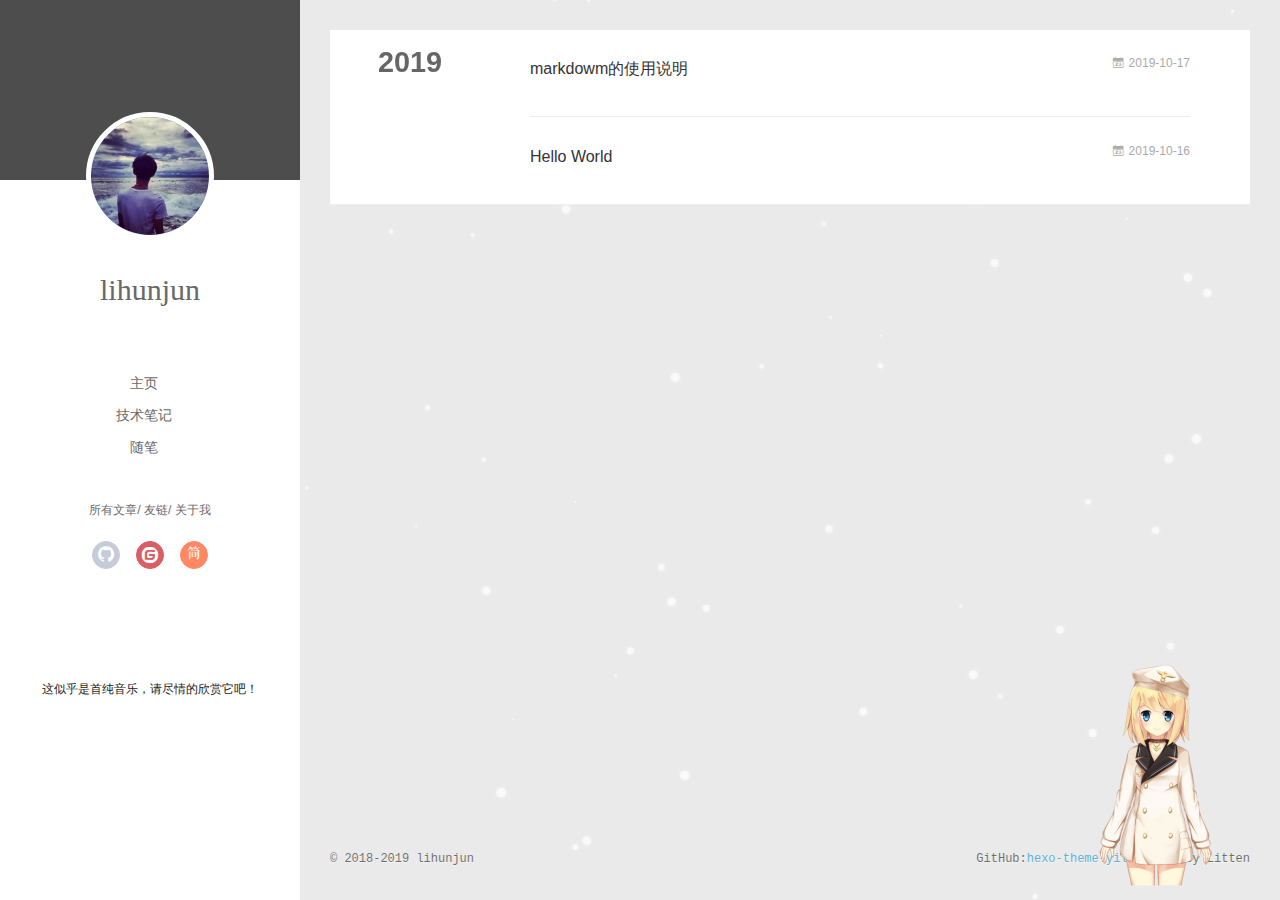
<file: archives/2019/index.html>
<!DOCTYPE html>
<html>
<head>
  <meta charset="utf-8">
  
  <meta name="renderer" content="webkit">
  <meta http-equiv="X-UA-Compatible" content="IE=edge" >
  <link rel="dns-prefetch" href="https://github.com/lihunjun/lihunjun.github.io.git">
  <title>Archives: 2019 | lihunjun的博客</title>
  <meta name="generator" content="hexo-theme-yilia-plus">
  <meta name="viewport" content="width=device-width, initial-scale=1, maximum-scale=1">
  
  <meta property="og:type" content="website">
<meta property="og:title" content="lihunjun的博客">
<meta property="og:url" content="https:&#x2F;&#x2F;github.com&#x2F;lihunjun&#x2F;lihunjun.github.io.git&#x2F;archives&#x2F;2019&#x2F;index.html">
<meta property="og:site_name" content="lihunjun的博客">
<meta property="og:locale" content="zh-Hans">
<meta name="twitter:card" content="summary">
  
    <link rel="alternative" href="/atom.xml" title="lihunjun的博客" type="application/atom+xml">
  
  
    <link rel="icon" href="/favicon.ico">
  
  
    <link rel="apple-touch-icon" href="/apple-touch-icon-180x180.png">
  
  <link rel="stylesheet" type="text/css" href="/./main.826e88.css">
  <style type="text/css">
    
    #container.show {
      background: linear-gradient(200deg,#a0cfe4,#e8c37e);
    }
  </style>
  

  

  
  


  

</head>

<body>
  <div id="container" q-class="show:isCtnShow">
    <canvas id="anm-canvas" class="anm-canvas"></canvas>
    <div class="left-col" q-class="show:isShow">
      


<div class="overlay" style="background: #4d4d4d;"></div>
<div class="intrude-less">
	<header id="header" class="inner">
		<a href="/" class="profilepic">
			<img src="/img/touxiang.jpeg" class="js-avatar">
		</a>
		<hgroup>
		  <h1 class="header-author"><a href="/">lihunjun</a></h1>
		</hgroup>
		

		<nav class="header-menu">
			<ul>
			
				<li><a href="/" target="_blank">主页</a></li>
	        
				<li><a href="https://github.com/lihunjun" target="_blank">技术笔记</a></li>
	        
				<li><a href="/tags/%E9%9A%8F%E7%AC%94/" target="_blank">随笔</a></li>
	        
			</ul>
		</nav>
		<nav class="header-smart-menu">
    		
    			
    			<a q-on="click: openSlider(e, 'innerArchive')" href="javascript:void(0)">所有文章</a>
    			
            
    			
    			<a q-on="click: openSlider(e, 'friends')" href="javascript:void(0)">友链</a>
    			
            
    			
    			<a q-on="click: openSlider(e, 'aboutme')" href="javascript:void(0)">关于我</a>
    			
            
		</nav>
		<nav class="header-nav">
			<div class="social">
				
					<a class="github" href="#" title="GitHub" target="_blank"><i class="icon-github"></i></a>
		        
					<a class="gitee" href="#" title="码云" target="_blank"><i class="icon-gitee"></i></a>
		        
					<a class="jianshu" href="#" title="简书" target="_blank"><i class="icon-jianshu"></i></a>
		        
			</div>
		
			
			
			
			
			<div>
				<iframe frameborder="no" border="0" marginwidth="0" marginheight="0" width="240" height="86" src="//music.163.com/outchain/player?type=2&id=167947&auto=0&height=66"></iframe>
			</div>
			
				
				<p style="font-size: 12px;">这似乎是首纯音乐，请尽情的欣赏它吧！<p>
			
		
		</nav>
	</header>		
</div>

    </div>
    <div class="mid-col" q-class="show:isShow,hide:isShow|isFalse">
      
      
<nav id="mobile-nav">
  	<div class="overlay js-overlay" style="background: #4d4d4d"></div>
	<div class="btnctn js-mobile-btnctn">
  		<div class="slider-trigger list" q-on="click: openSlider(e)"><i class="icon icon-sort"></i></div>
	</div>
	<div class="intrude-less">
		<header id="header" class="inner">
			<div class="profilepic">
				<a href="/">
					<img src="/img/touxiang.jpeg" class="js-avatar">
				</a>
			</div>
			<hgroup>
			  <h1 class="header-author js-header-author">lihunjun</h1>
			</hgroup>
			
			
			
				
			
				
			
				
			
			
			
			<nav class="header-nav">
				<div class="social">
					
						<a class="github" target="_blank" href="#" title="GitHub"><i class="icon-github"></i></a>
			        
						<a class="gitee" target="_blank" href="#" title="码云"><i class="icon-gitee"></i></a>
			        
						<a class="jianshu" target="_blank" href="#" title="简书"><i class="icon-jianshu"></i></a>
			        
				</div>
			</nav>

			<nav class="header-menu js-header-menu">
				<ul style="width: 70%">
				
				
					<li style="width: 33.333333333333336%"><a href="/">主页</a></li>
		        
					<li style="width: 33.333333333333336%"><a href="https://github.com/lihunjun">技术笔记</a></li>
		        
					<li style="width: 33.333333333333336%"><a href="/tags/%E9%9A%8F%E7%AC%94/">随笔</a></li>
		        
				</ul>
			</nav>
		</header>				
	</div>
	<div class="mobile-mask" style="display:none" q-show="isShow"></div>
</nav>

      <div id="wrapper" class="body-wrap">
        <div class="menu-l">
          <div class="canvas-wrap">
            <canvas data-colors="#eaeaea" data-sectionHeight="100" data-contentId="js-content" id="myCanvas1"
              class="anm-canvas"></canvas>
          </div>
          <div id="js-content" class="content-ll">
            
  
  
    
    
      
      
      <section class="archives-wrap">
        <div class="archive-year-wrap">
          <a href="/archives/2019" class="archive-year">2019</a>
        </div>
        <div class="archives">
    
    <article class="archive-article archive-type-post">
  <div class="archive-article-inner">
    <header class="archive-article-header">
      	<div class="article-meta">
	      	
<a href="/2019/10/17/markdown%E7%9A%84%E4%BD%BF%E7%94%A8%E8%AF%B4%E6%98%8E/" class="archive-article-date">
        <time datetime="2019-10-17T02:44:22.144Z" itemprop="datePublished"><i class="icon-calendar icon"></i>2019-10-17</time>
</a>

        </div>
    	 
  
    <h1 itemprop="name">
	
	  <a class="archive-article-title" href="/2019/10/17/markdown%E7%9A%84%E4%BD%BF%E7%94%A8%E8%AF%B4%E6%98%8E/" target="_blank">markdowm的使用说明</a>
  
    </h1>
  


        <div class="article-info info-on-right">
          
          

        </div>
        <div class="clearfix"></div>
    </header>
  </div>
</article>
  
    
    
    <article class="archive-article archive-type-post">
  <div class="archive-article-inner">
    <header class="archive-article-header">
      	<div class="article-meta">
	      	
<a href="/2019/10/16/hello-world/" class="archive-article-date">
        <time datetime="2019-10-16T09:11:01.617Z" itemprop="datePublished"><i class="icon-calendar icon"></i>2019-10-16</time>
</a>

        </div>
    	 
  
    <h1 itemprop="name">
	
	  <a class="archive-article-title" href="/2019/10/16/hello-world/" target="_blank">Hello World</a>
  
    </h1>
  


        <div class="article-info info-on-right">
          
          

        </div>
        <div class="clearfix"></div>
    </header>
  </div>
</article>
  
  
    </div></section>
  

    


          </div>
        </div>
      </div>
      <footer id="footer">
  <div class="outer">
    <div id="footer-info">
    	<div class="footer-left">
    		&copy; 2018-2019 lihunjun
    	</div>
      	<div class="footer-right">
			
			
      		GitHub:<a href="https://github.com/JoeyBling/hexo-theme-yilia-plus" target="_blank">hexo-theme-yilia-plus</a> by Litten
      	</div>
    </div>
  </div>
  
  
	<script src="/lib/busuanzi.pure.js"></script>
	
  
  
	
	<span id="busuanzi_container_site_pv" style="display:none">
		本站总访问量<span id="busuanzi_value_site_pv"></span>次	
	        <span class="post-meta-divider" >|</span>
	</span>
  	<span id="busuanzi_container_site_uv" style='display:none'>
  		本站访客数<span id="busuanzi_value_site_uv"></span>人
  	</span>
  
</footer>

    </div>
    <script>
	var yiliaConfig = {
		mathjax: false,
		isHome: false,
		isPost: false,
		isArchive: true,
		isTag: false,
		isCategory: false,
		open_in_new: true,
		toc_hide_index: true,
		root: "/",
		innerArchive: true,
		showTags: true
	}
</script>

<script>!function(r){function e(t){if(i[t])return i[t].exports;var n=i[t]={exports:{},id:t,loaded:!1};return r[t].call(n.exports,n,n.exports,e),n.loaded=!0,n.exports}var i={};e.m=r,e.c=i,e.p="./",e(0)}([function(t,n,r){r(208),t.exports=r(205)},function(t,n,r){var d=r(3),y=r(46),g=r(26),b=r(27),x=r(47),m="prototype",S=function(t,n,r){var e,i,o,u,c=t&S.F,f=t&S.G,a=t&S.S,s=t&S.P,l=t&S.B,h=f?d:a?d[n]||(d[n]={}):(d[n]||{})[m],v=f?y:y[n]||(y[n]={}),p=v[m]||(v[m]={});for(e in f&&(r=n),r)o=((i=!c&&h&&void 0!==h[e])?h:r)[e],u=l&&i?x(o,d):s&&"function"==typeof o?x(Function.call,o):o,h&&b(h,e,o,t&S.U),v[e]!=o&&g(v,e,u),s&&p[e]!=o&&(p[e]=o)};d.core=y,S.F=1,S.G=2,S.S=4,S.P=8,S.B=16,S.W=32,S.U=64,S.R=128,t.exports=S},function(t,n,r){var e=r(5);t.exports=function(t){if(!e(t))throw TypeError(t+" is not an object!");return t}},function(t,n){var r=t.exports="undefined"!=typeof window&&window.Math==Math?window:"undefined"!=typeof self&&self.Math==Math?self:Function("return this")();"number"==typeof __g&&(__g=r)},function(t,n){t.exports=function(t){try{return!!t()}catch(t){return!0}}},function(t,n){t.exports=function(t){return"object"==typeof t?null!==t:"function"==typeof t}},function(t,n){var r=t.exports="undefined"!=typeof window&&window.Math==Math?window:"undefined"!=typeof self&&self.Math==Math?self:Function("return this")();"number"==typeof __g&&(__g=r)},function(t,n,r){var e=r(118)("wks"),i=r(79),o=r(3).Symbol,u="function"==typeof o;(t.exports=function(t){return e[t]||(e[t]=u&&o[t]||(u?o:i)("Symbol."+t))}).store=e},function(t,n,r){var e=r(49),i=Math.min;t.exports=function(t){return 0<t?i(e(t),9007199254740991):0}},function(t,n){var r={}.hasOwnProperty;t.exports=function(t,n){return r.call(t,n)}},function(t,n,r){t.exports=!r(4)(function(){return 7!=Object.defineProperty({},"a",{get:function(){return 7}}).a})},function(t,n,r){var e=r(2),i=r(174),o=r(53),u=Object.defineProperty;n.f=r(10)?Object.defineProperty:function(t,n,r){if(e(t),n=o(n,!0),e(r),i)try{return u(t,n,r)}catch(t){}if("get"in r||"set"in r)throw TypeError("Accessors not supported!");return"value"in r&&(t[n]=r.value),t}},function(t,n,r){t.exports=!r(20)(function(){return 7!=Object.defineProperty({},"a",{get:function(){return 7}}).a})},function(t,n,r){var e=r(14),i=r(24);t.exports=r(12)?function(t,n,r){return e.f(t,n,i(1,r))}:function(t,n,r){return t[n]=r,t}},function(t,n,r){var e=r(22),i=r(60),o=r(42),u=Object.defineProperty;n.f=r(12)?Object.defineProperty:function(t,n,r){if(e(t),n=o(n,!0),e(r),i)try{return u(t,n,r)}catch(t){}if("get"in r||"set"in r)throw TypeError("Accessors not supported!");return"value"in r&&(t[n]=r.value),t}},function(t,n,r){var e=r(96),i=r(34);t.exports=function(t){return e(i(t))}},function(t,n,r){var e=r(40)("wks"),i=r(25),o=r(6).Symbol,u="function"==typeof o;(t.exports=function(t){return e[t]||(e[t]=u&&o[t]||(u?o:i)("Symbol."+t))}).store=e},function(t,n,r){var e=r(51);t.exports=function(t){return Object(e(t))}},function(t,n){t.exports=function(t){return"object"==typeof t?null!==t:"function"==typeof t}},function(t,n){var r=t.exports={version:"2.6.9"};"number"==typeof __e&&(__e=r)},function(t,n){t.exports=function(t){try{return!!t()}catch(t){return!0}}},function(t,n){t.exports=function(t){if("function"!=typeof t)throw TypeError(t+" is not a function!");return t}},function(t,n,r){var e=r(18);t.exports=function(t){if(!e(t))throw TypeError(t+" is not an object!");return t}},function(t,n){t.exports=!0},function(t,n){t.exports=function(t,n){return{enumerable:!(1&t),configurable:!(2&t),writable:!(4&t),value:n}}},function(t,n){var r=0,e=Math.random();t.exports=function(t){return"Symbol(".concat(void 0===t?"":t,")_",(++r+e).toString(36))}},function(t,n,r){var e=r(11),i=r(75);t.exports=r(10)?function(t,n,r){return e.f(t,n,i(1,r))}:function(t,n,r){return t[n]=r,t}},function(t,n,r){var o=r(3),u=r(26),c=r(30),f=r(79)("src"),e=r(219),i="toString",a=(""+e).split(i);r(46).inspectSource=function(t){return e.call(t)},(t.exports=function(t,n,r,e){var i="function"==typeof r;i&&(c(r,"name")||u(r,"name",n)),t[n]!==r&&(i&&(c(r,f)||u(r,f,t[n]?""+t[n]:a.join(String(n)))),t===o?t[n]=r:e?t[n]?t[n]=r:u(t,n,r):(delete t[n],u(t,n,r)))})(Function.prototype,i,function(){return"function"==typeof this&&this[f]||e.call(this)})},function(t,n,r){var e=r(1),i=r(4),u=r(51),c=/"/g,o=function(t,n,r,e){var i=String(u(t)),o="<"+n;return""!==r&&(o+=" "+r+'="'+String(e).replace(c,"&quot;")+'"'),o+">"+i+"</"+n+">"};t.exports=function(n,t){var r={};r[n]=t(o),e(e.P+e.F*i(function(){var t=""[n]('"');return t!==t.toLowerCase()||3<t.split('"').length}),"String",r)}},function(t,n,r){var e=r(65),i=r(35);t.exports=Object.keys||function(t){return e(t,i)}},function(t,n){var r={}.hasOwnProperty;t.exports=function(t,n){return r.call(t,n)}},function(t,n,r){var e=r(117),i=r(75),o=r(33),u=r(53),c=r(30),f=r(174),a=Object.getOwnPropertyDescriptor;n.f=r(10)?a:function(t,n){if(t=o(t),n=u(n,!0),f)try{return a(t,n)}catch(t){}if(c(t,n))return i(!e.f.call(t,n),t[n])}},function(t,n,r){var e=r(30),i=r(17),o=r(154)("IE_PROTO"),u=Object.prototype;t.exports=Object.getPrototypeOf||function(t){return t=i(t),e(t,o)?t[o]:"function"==typeof t.constructor&&t instanceof t.constructor?t.constructor.prototype:t instanceof Object?u:null}},function(t,n,r){var e=r(116),i=r(51);t.exports=function(t){return e(i(t))}},function(t,n){t.exports=function(t){if(null==t)throw TypeError("Can't call method on  "+t);return t}},function(t,n){t.exports="constructor,hasOwnProperty,isPrototypeOf,propertyIsEnumerable,toLocaleString,toString,valueOf".split(",")},function(t,n){t.exports={}},function(t,n){n.f={}.propertyIsEnumerable},function(t,n,r){var e=r(14).f,i=r(9),o=r(16)("toStringTag");t.exports=function(t,n,r){t&&!i(t=r?t:t.prototype,o)&&e(t,o,{configurable:!0,value:n})}},function(t,n,r){var e=r(40)("keys"),i=r(25);t.exports=function(t){return e[t]||(e[t]=i(t))}},function(t,n,r){var e=r(19),i=r(6),o="__core-js_shared__",u=i[o]||(i[o]={});(t.exports=function(t,n){return u[t]||(u[t]=void 0!==n?n:{})})("versions",[]).push({version:e.version,mode:r(23)?"pure":"global",copyright:"© 2019 Denis Pushkarev (zloirock.ru)"})},function(t,n){var r=Math.ceil,e=Math.floor;t.exports=function(t){return isNaN(t=+t)?0:(0<t?e:r)(t)}},function(t,n,r){var i=r(18);t.exports=function(t,n){if(!i(t))return t;var r,e;if(n&&"function"==typeof(r=t.toString)&&!i(e=r.call(t)))return e;if("function"==typeof(r=t.valueOf)&&!i(e=r.call(t)))return e;if(!n&&"function"==typeof(r=t.toString)&&!i(e=r.call(t)))return e;throw TypeError("Can't convert object to primitive value")}},function(t,n,r){var e=r(6),i=r(19),o=r(23),u=r(44),c=r(14).f;t.exports=function(t){var n=i.Symbol||(i.Symbol=o?{}:e.Symbol||{});"_"==t.charAt(0)||t in n||c(n,t,{value:u.f(t)})}},function(t,n,r){n.f=r(16)},function(t,n){var r={}.toString;t.exports=function(t){return r.call(t).slice(8,-1)}},function(t,n){var r=t.exports={version:"2.6.9"};"number"==typeof __e&&(__e=r)},function(t,n,r){var o=r(21);t.exports=function(e,i,t){if(o(e),void 0===i)return e;switch(t){case 1:return function(t){return e.call(i,t)};case 2:return function(t,n){return e.call(i,t,n)};case 3:return function(t,n,r){return e.call(i,t,n,r)}}return function(){return e.apply(i,arguments)}}},function(t,n,r){"use strict";var e=r(4);t.exports=function(t,n){return!!t&&e(function(){n?t.call(null,function(){},1):t.call(null)})}},function(t,n){var r=Math.ceil,e=Math.floor;t.exports=function(t){return isNaN(t=+t)?0:(0<t?e:r)(t)}},function(t,n,r){var x=r(47),m=r(116),S=r(17),w=r(8),e=r(138);t.exports=function(l,t){var h=1==l,v=2==l,p=3==l,d=4==l,y=6==l,g=5==l||y,b=t||e;return function(t,n,r){for(var e,i,o=S(t),u=m(o),c=x(n,r,3),f=w(u.length),a=0,s=h?b(t,f):v?b(t,0):void 0;a<f;a++)if((g||a in u)&&(i=c(e=u[a],a,o),l))if(h)s[a]=i;else if(i)switch(l){case 3:return!0;case 5:return e;case 6:return a;case 2:s.push(e)}else if(d)return!1;return y?-1:p||d?d:s}}},function(t,n){t.exports=function(t){if(null==t)throw TypeError("Can't call method on  "+t);return t}},function(t,n,r){var i=r(1),o=r(46),u=r(4);t.exports=function(t,n){var r=(o.Object||{})[t]||Object[t],e={};e[t]=n(r),i(i.S+i.F*u(function(){r(1)}),"Object",e)}},function(t,n,r){var i=r(5);t.exports=function(t,n){if(!i(t))return t;var r,e;if(n&&"function"==typeof(r=t.toString)&&!i(e=r.call(t)))return e;if("function"==typeof(r=t.valueOf)&&!i(e=r.call(t)))return e;if(!n&&"function"==typeof(r=t.toString)&&!i(e=r.call(t)))return e;throw TypeError("Can't convert object to primitive value")}},function(t,n,r){var d=r(6),y=r(19),g=r(93),b=r(13),x=r(9),m="prototype",S=function(t,n,r){var e,i,o,u=t&S.F,c=t&S.G,f=t&S.S,a=t&S.P,s=t&S.B,l=t&S.W,h=c?y:y[n]||(y[n]={}),v=h[m],p=c?d:f?d[n]:(d[n]||{})[m];for(e in c&&(r=n),r)(i=!u&&p&&void 0!==p[e])&&x(h,e)||(o=i?p[e]:r[e],h[e]=c&&"function"!=typeof p[e]?r[e]:s&&i?g(o,d):l&&p[e]==o?function(e){var t=function(t,n,r){if(this instanceof e){switch(arguments.length){case 0:return new e;case 1:return new e(t);case 2:return new e(t,n)}return new e(t,n,r)}return e.apply(this,arguments)};return t[m]=e[m],t}(o):a&&"function"==typeof o?g(Function.call,o):o,a&&((h.virtual||(h.virtual={}))[e]=o,t&S.R&&v&&!v[e]&&b(v,e,o)))};S.F=1,S.G=2,S.S=4,S.P=8,S.B=16,S.W=32,S.U=64,S.R=128,t.exports=S},function(t,n,r){var e=r(34);t.exports=function(t){return Object(e(t))}},function(t,n,r){var o=r(196),e=r(1),i=r(118)("metadata"),u=i.store||(i.store=new(r(200))),c=function(t,n,r){var e=u.get(t);if(!e){if(!r)return;u.set(t,e=new o)}var i=e.get(n);if(!i){if(!r)return;e.set(n,i=new o)}return i};t.exports={store:u,map:c,has:function(t,n,r){var e=c(n,r,!1);return void 0!==e&&e.has(t)},get:function(t,n,r){var e=c(n,r,!1);return void 0===e?void 0:e.get(t)},set:function(t,n,r,e){c(r,e,!0).set(t,n)},keys:function(t,n){var r=c(t,n,!1),e=[];return r&&r.forEach(function(t,n){e.push(n)}),e},key:function(t){return void 0===t||"symbol"==typeof t?t:String(t)},exp:function(t){e(e.S,"Reflect",t)}}},function(t,n,r){"use strict";if(r(10)){var g=r(68),b=r(3),x=r(4),m=r(1),S=r(132),e=r(159),h=r(47),w=r(70),i=r(75),_=r(26),o=r(76),u=r(49),O=r(8),E=r(194),c=r(78),f=r(53),a=r(30),M=r(81),P=r(5),v=r(17),p=r(145),j=r(72),F=r(32),A=r(73).f,d=r(161),s=r(79),l=r(7),y=r(50),I=r(120),L=r(119),N=r(162),T=r(82),k=r(125),R=r(77),C=r(137),D=r(166),G=r(11),W=r(31),U=G.f,V=W.f,B=b.RangeError,q=b.TypeError,z=b.Uint8Array,K="ArrayBuffer",H="Shared"+K,J="BYTES_PER_ELEMENT",$="prototype",Y=Array[$],X=e.ArrayBuffer,Q=e.DataView,Z=y(0),tt=y(2),nt=y(3),rt=y(4),et=y(5),it=y(6),ot=I(!0),ut=I(!1),ct=N.values,ft=N.keys,at=N.entries,st=Y.lastIndexOf,lt=Y.reduce,ht=Y.reduceRight,vt=Y.join,pt=Y.sort,dt=Y.slice,yt=Y.toString,gt=Y.toLocaleString,bt=l("iterator"),xt=l("toStringTag"),mt=s("typed_constructor"),St=s("def_constructor"),wt=S.CONSTR,_t=S.TYPED,Ot=S.VIEW,Et="Wrong length!",Mt=y(1,function(t,n){return It(L(t,t[St]),n)}),Pt=x(function(){return 1===new z(new Uint16Array([1]).buffer)[0]}),jt=!!z&&!!z[$].set&&x(function(){new z(1).set({})}),Ft=function(t,n){var r=u(t);if(r<0||r%n)throw B("Wrong offset!");return r},At=function(t){if(P(t)&&_t in t)return t;throw q(t+" is not a typed array!")},It=function(t,n){if(!(P(t)&&mt in t))throw q("It is not a typed array constructor!");return new t(n)},Lt=function(t,n){return Nt(L(t,t[St]),n)},Nt=function(t,n){for(var r=0,e=n.length,i=It(t,e);r<e;)i[r]=n[r++];return i},Tt=function(t,n,r){U(t,n,{get:function(){return this._d[r]}})},kt=function(t){var n,r,e,i,o,u,c=v(t),f=arguments.length,a=1<f?arguments[1]:void 0,s=void 0!==a,l=d(c);if(null!=l&&!p(l)){for(u=l.call(c),e=[],n=0;!(o=u.next()).done;n++)e.push(o.value);c=e}for(s&&2<f&&(a=h(a,arguments[2],2)),n=0,r=O(c.length),i=It(this,r);n<r;n++)i[n]=s?a(c[n],n):c[n];return i},Rt=function(){for(var t=0,n=arguments.length,r=It(this,n);t<n;)r[t]=arguments[t++];return r},Ct=!!z&&x(function(){gt.call(new z(1))}),Dt=function(){return gt.apply(Ct?dt.call(At(this)):At(this),arguments)},Gt={copyWithin:function(t,n){return D.call(At(this),t,n,2<arguments.length?arguments[2]:void 0)},every:function(t){return rt(At(this),t,1<arguments.length?arguments[1]:void 0)},fill:function(t){return C.apply(At(this),arguments)},filter:function(t){return Lt(this,tt(At(this),t,1<arguments.length?arguments[1]:void 0))},find:function(t){return et(At(this),t,1<arguments.length?arguments[1]:void 0)},findIndex:function(t){return it(At(this),t,1<arguments.length?arguments[1]:void 0)},forEach:function(t){Z(At(this),t,1<arguments.length?arguments[1]:void 0)},indexOf:function(t){return ut(At(this),t,1<arguments.length?arguments[1]:void 0)},includes:function(t){return ot(At(this),t,1<arguments.length?arguments[1]:void 0)},join:function(t){return vt.apply(At(this),arguments)},lastIndexOf:function(t){return st.apply(At(this),arguments)},map:function(t){return Mt(At(this),t,1<arguments.length?arguments[1]:void 0)},reduce:function(t){return lt.apply(At(this),arguments)},reduceRight:function(t){return ht.apply(At(this),arguments)},reverse:function(){for(var t,n=this,r=At(n).length,e=Math.floor(r/2),i=0;i<e;)t=n[i],n[i++]=n[--r],n[r]=t;return n},some:function(t){return nt(At(this),t,1<arguments.length?arguments[1]:void 0)},sort:function(t){return pt.call(At(this),t)},subarray:function(t,n){var r=At(this),e=r.length,i=c(t,e);return new(L(r,r[St]))(r.buffer,r.byteOffset+i*r.BYTES_PER_ELEMENT,O((void 0===n?e:c(n,e))-i))}},Wt=function(t,n){return Lt(this,dt.call(At(this),t,n))},Ut=function(t){At(this);var n=Ft(arguments[1],1),r=this.length,e=v(t),i=O(e.length),o=0;if(r<i+n)throw B(Et);for(;o<i;)this[n+o]=e[o++]},Vt={entries:function(){return at.call(At(this))},keys:function(){return ft.call(At(this))},values:function(){return ct.call(At(this))}},Bt=function(t,n){return P(t)&&t[_t]&&"symbol"!=typeof n&&n in t&&String(+n)==String(n)},qt=function(t,n){return Bt(t,n=f(n,!0))?i(2,t[n]):V(t,n)},zt=function(t,n,r){return!(Bt(t,n=f(n,!0))&&P(r)&&a(r,"value"))||a(r,"get")||a(r,"set")||r.configurable||a(r,"writable")&&!r.writable||a(r,"enumerable")&&!r.enumerable?U(t,n,r):(t[n]=r.value,t)};wt||(W.f=qt,G.f=zt),m(m.S+m.F*!wt,"Object",{getOwnPropertyDescriptor:qt,defineProperty:zt}),x(function(){yt.call({})})&&(yt=gt=function(){return vt.call(this)});var Kt=o({},Gt);o(Kt,Vt),_(Kt,bt,Vt.values),o(Kt,{slice:Wt,set:Ut,constructor:function(){},toString:yt,toLocaleString:Dt}),Tt(Kt,"buffer","b"),Tt(Kt,"byteOffset","o"),Tt(Kt,"byteLength","l"),Tt(Kt,"length","e"),U(Kt,xt,{get:function(){return this[_t]}}),t.exports=function(t,l,n,o){var h=t+((o=!!o)?"Clamped":"")+"Array",r="get"+t,u="set"+t,v=b[h],c=v||{},e=v&&F(v),i=!v||!S.ABV,f={},a=v&&v[$],p=function(t,i){U(t,i,{get:function(){return t=i,(n=this._d).v[r](t*l+n.o,Pt);var t,n},set:function(t){return n=i,r=t,e=this._d,o&&(r=(r=Math.round(r))<0?0:255<r?255:255&r),void e.v[u](n*l+e.o,r,Pt);var n,r,e},enumerable:!0})};i?(v=n(function(t,n,r,e){w(t,v,h,"_d");var i,o,u,c,f=0,a=0;if(P(n)){if(!(n instanceof X||(c=M(n))==K||c==H))return _t in n?Nt(v,n):kt.call(v,n);i=n,a=Ft(r,l);var s=n.byteLength;if(void 0===e){if(s%l)throw B(Et);if((o=s-a)<0)throw B(Et)}else if(s<(o=O(e)*l)+a)throw B(Et);u=o/l}else u=E(n),i=new X(o=u*l);for(_(t,"_d",{b:i,o:a,l:o,e:u,v:new Q(i)});f<u;)p(t,f++)}),a=v[$]=j(Kt),_(a,"constructor",v)):x(function(){v(1)})&&x(function(){new v(-1)})&&k(function(t){new v,new v(null),new v(1.5),new v(t)},!0)||(v=n(function(t,n,r,e){var i;return w(t,v,h),P(n)?n instanceof X||(i=M(n))==K||i==H?void 0!==e?new c(n,Ft(r,l),e):void 0!==r?new c(n,Ft(r,l)):new c(n):_t in n?Nt(v,n):kt.call(v,n):new c(E(n))}),Z(e!==Function.prototype?A(c).concat(A(e)):A(c),function(t){t in v||_(v,t,c[t])}),v[$]=a,g||(a.constructor=v));var s=a[bt],d=!!s&&("values"==s.name||null==s.name),y=Vt.values;_(v,mt,!0),_(a,_t,h),_(a,Ot,!0),_(a,St,v),(o?new v(1)[xt]==h:xt in a)||U(a,xt,{get:function(){return h}}),f[h]=v,m(m.G+m.W+m.F*(v!=c),f),m(m.S,h,{BYTES_PER_ELEMENT:l}),m(m.S+m.F*x(function(){c.of.call(v,1)}),h,{from:kt,of:Rt}),J in a||_(a,J,l),m(m.P,h,Gt),R(h),m(m.P+m.F*jt,h,{set:Ut}),m(m.P+m.F*!d,h,Vt),g||a.toString==yt||(a.toString=yt),m(m.P+m.F*x(function(){new v(1).slice()}),h,{slice:Wt}),m(m.P+m.F*(x(function(){return[1,2].toLocaleString()!=new v([1,2]).toLocaleString()})||!x(function(){a.toLocaleString.call([1,2])})),h,{toLocaleString:Dt}),T[h]=d?s:y,g||d||_(a,bt,y)}}else t.exports=function(){}},function(t,n){var r={}.toString;t.exports=function(t){return r.call(t).slice(8,-1)}},function(t,n,r){var e=r(18),i=r(6).document,o=e(i)&&e(i.createElement);t.exports=function(t){return o?i.createElement(t):{}}},function(t,n,r){t.exports=!r(12)&&!r(20)(function(){return 7!=Object.defineProperty(r(59)("div"),"a",{get:function(){return 7}}).a})},function(t,n,r){"use strict";var x=r(23),m=r(54),S=r(66),w=r(13),_=r(36),O=r(98),E=r(38),M=r(104),P=r(16)("iterator"),j=!([].keys&&"next"in[].keys()),F="values",A=function(){return this};t.exports=function(t,n,r,e,i,o,u){O(r,n,e);var c,f,a,s=function(t){if(!j&&t in p)return p[t];switch(t){case"keys":case F:return function(){return new r(this,t)}}return function(){return new r(this,t)}},l=n+" Iterator",h=i==F,v=!1,p=t.prototype,d=p[P]||p["@@iterator"]||i&&p[i],y=d||s(i),g=i?h?s("entries"):y:void 0,b="Array"==n&&p.entries||d;if(b&&((a=M(b.call(new t)))!==Object.prototype&&a.next&&(E(a,l,!0),x||"function"==typeof a[P]||w(a,P,A))),h&&d&&d.name!==F&&(v=!0,y=function(){return d.call(this)}),x&&!u||!j&&!v&&p[P]||w(p,P,y),_[n]=y,_[l]=A,i)if(c={values:h?y:s(F),keys:o?y:s("keys"),entries:g},u)for(f in c)f in p||S(p,f,c[f]);else m(m.P+m.F*(j||v),n,c);return c}},function(t,n,e){var i=e(22),o=e(101),u=e(35),c=e(39)("IE_PROTO"),f=function(){},a="prototype",s=function(){var t,n=e(59)("iframe"),r=u.length;for(n.style.display="none",e(95).appendChild(n),n.src="javascript:",(t=n.contentWindow.document).open(),t.write("<script>document.F=Object<\/script>"),t.close(),s=t.F;r--;)delete s[a][u[r]];return s()};t.exports=Object.create||function(t,n){var r;return null!==t?(f[a]=i(t),r=new f,f[a]=null,r[c]=t):r=s(),void 0===n?r:o(r,n)}},function(t,n,r){var e=r(65),i=r(35).concat("length","prototype");n.f=Object.getOwnPropertyNames||function(t){return e(t,i)}},function(t,n){n.f=Object.getOwnPropertySymbols},function(t,n,r){var u=r(9),c=r(15),f=r(92)(!1),a=r(39)("IE_PROTO");t.exports=function(t,n){var r,e=c(t),i=0,o=[];for(r in e)r!=a&&u(e,r)&&o.push(r);for(;n.length>i;)u(e,r=n[i++])&&(~f(o,r)||o.push(r));return o}},function(t,n,r){t.exports=r(13)},function(t,n,r){var e=r(7)("unscopables"),i=Array.prototype;null==i[e]&&r(26)(i,e,{}),t.exports=function(t){i[e][t]=!0}},function(t,n){t.exports=!1},function(t,n,r){var e=r(79)("meta"),i=r(5),o=r(30),u=r(11).f,c=0,f=Object.isExtensible||function(){return!0},a=!r(4)(function(){return f(Object.preventExtensions({}))}),s=function(t){u(t,e,{value:{i:"O"+ ++c,w:{}}})},l=t.exports={KEY:e,NEED:!1,fastKey:function(t,n){if(!i(t))return"symbol"==typeof t?t:("string"==typeof t?"S":"P")+t;if(!o(t,e)){if(!f(t))return"F";if(!n)return"E";s(t)}return t[e].i},getWeak:function(t,n){if(!o(t,e)){if(!f(t))return!0;if(!n)return!1;s(t)}return t[e].w},onFreeze:function(t){return a&&l.NEED&&f(t)&&!o(t,e)&&s(t),t}}},function(t,n){t.exports=function(t,n,r,e){if(!(t instanceof n)||void 0!==e&&e in t)throw TypeError(r+": incorrect invocation!");return t}},function(t,n,r){var h=r(47),v=r(177),p=r(145),d=r(2),y=r(8),g=r(161),b={},x={};(n=t.exports=function(t,n,r,e,i){var o,u,c,f,a=i?function(){return t}:g(t),s=h(r,e,n?2:1),l=0;if("function"!=typeof a)throw TypeError(t+" is not iterable!");if(p(a)){for(o=y(t.length);l<o;l++)if((f=n?s(d(u=t[l])[0],u[1]):s(t[l]))===b||f===x)return f}else for(c=a.call(t);!(u=c.next()).done;)if((f=v(c,s,u.value,n))===b||f===x)return f}).BREAK=b,n.RETURN=x},function(t,n,e){var i=e(2),o=e(183),u=e(141),c=e(154)("IE_PROTO"),f=function(){},a="prototype",s=function(){var t,n=e(140)("iframe"),r=u.length;for(n.style.display="none",e(143).appendChild(n),n.src="javascript:",(t=n.contentWindow.document).open(),t.write("<script>document.F=Object<\/script>"),t.close(),s=t.F;r--;)delete s[a][u[r]];return s()};t.exports=Object.create||function(t,n){var r;return null!==t?(f[a]=i(t),r=new f,f[a]=null,r[c]=t):r=s(),void 0===n?r:o(r,n)}},function(t,n,r){var e=r(185),i=r(141).concat("length","prototype");n.f=Object.getOwnPropertyNames||function(t){return e(t,i)}},function(t,n,r){var e=r(185),i=r(141);t.exports=Object.keys||function(t){return e(t,i)}},function(t,n){t.exports=function(t,n){return{enumerable:!(1&t),configurable:!(2&t),writable:!(4&t),value:n}}},function(t,n,r){var i=r(27);t.exports=function(t,n,r){for(var e in n)i(t,e,n[e],r);return t}},function(t,n,r){"use strict";var e=r(3),i=r(11),o=r(10),u=r(7)("species");t.exports=function(t){var n=e[t];o&&n&&!n[u]&&i.f(n,u,{configurable:!0,get:function(){return this}})}},function(t,n,r){var e=r(49),i=Math.max,o=Math.min;t.exports=function(t,n){return(t=e(t))<0?i(t+n,0):o(t,n)}},function(t,n){var r=0,e=Math.random();t.exports=function(t){return"Symbol(".concat(void 0===t?"":t,")_",(++r+e).toString(36))}},function(t,n,r){var e=r(5);t.exports=function(t,n){if(!e(t)||t._t!==n)throw TypeError("Incompatible receiver, "+n+" required!");return t}},function(t,n,r){var i=r(45),o=r(7)("toStringTag"),u="Arguments"==i(function(){return arguments}());t.exports=function(t){var n,r,e;return void 0===t?"Undefined":null===t?"Null":"string"==typeof(r=function(t,n){try{return t[n]}catch(t){}}(n=Object(t),o))?r:u?i(n):"Object"==(e=i(n))&&"function"==typeof n.callee?"Arguments":e}},function(t,n){t.exports={}},function(t,n,r){var e=r(11).f,i=r(30),o=r(7)("toStringTag");t.exports=function(t,n,r){t&&!i(t=r?t:t.prototype,o)&&e(t,o,{configurable:!0,value:n})}},function(t,n,r){var u=r(1),e=r(51),c=r(4),f=r(157),i="["+f+"]",o=RegExp("^"+i+i+"*"),a=RegExp(i+i+"*$"),s=function(t,n,r){var e={},i=c(function(){return!!f[t]()||"​"!="​"[t]()}),o=e[t]=i?n(l):f[t];r&&(e[r]=o),u(u.P+u.F*i,"String",e)},l=s.trim=function(t,n){return t=String(e(t)),1&n&&(t=t.replace(o,"")),2&n&&(t=t.replace(a,"")),t};t.exports=s},function(t,n,r){t.exports={default:r(88),__esModule:!0}},function(t,n,r){t.exports={default:r(89),__esModule:!0}},function(t,n,r){"use strict";function e(t){return t&&t.__esModule?t:{default:t}}n.__esModule=!0;var i=e(r(86)),o=e(r(85)),u="function"==typeof o.default&&"symbol"==typeof i.default?function(t){return typeof t}:function(t){return t&&"function"==typeof o.default&&t.constructor===o.default&&t!==o.default.prototype?"symbol":typeof t};n.default="function"==typeof o.default&&"symbol"===u(i.default)?function(t){return void 0===t?"undefined":u(t)}:function(t){return t&&"function"==typeof o.default&&t.constructor===o.default&&t!==o.default.prototype?"symbol":void 0===t?"undefined":u(t)}},function(t,n,r){r(111),r(109),r(112),r(113),t.exports=r(19).Symbol},function(t,n,r){r(110),r(114),t.exports=r(44).f("iterator")},function(t,n){t.exports=function(t){if("function"!=typeof t)throw TypeError(t+" is not a function!");return t}},function(t,n){t.exports=function(){}},function(t,n,r){var f=r(15),a=r(107),s=r(106);t.exports=function(c){return function(t,n,r){var e,i=f(t),o=a(i.length),u=s(r,o);if(c&&n!=n){for(;u<o;)if((e=i[u++])!=e)return!0}else for(;u<o;u++)if((c||u in i)&&i[u]===n)return c||u||0;return!c&&-1}}},function(t,n,r){var o=r(90);t.exports=function(e,i,t){if(o(e),void 0===i)return e;switch(t){case 1:return function(t){return e.call(i,t)};case 2:return function(t,n){return e.call(i,t,n)};case 3:return function(t,n,r){return e.call(i,t,n,r)}}return function(){return e.apply(i,arguments)}}},function(t,n,r){var c=r(29),f=r(64),a=r(37);t.exports=function(t){var n=c(t),r=f.f;if(r)for(var e,i=r(t),o=a.f,u=0;i.length>u;)o.call(t,e=i[u++])&&n.push(e);return n}},function(t,n,r){var e=r(6).document;t.exports=e&&e.documentElement},function(t,n,r){var e=r(58);t.exports=Object("z").propertyIsEnumerable(0)?Object:function(t){return"String"==e(t)?t.split(""):Object(t)}},function(t,n,r){var e=r(58);t.exports=Array.isArray||function(t){return"Array"==e(t)}},function(t,n,r){"use strict";var e=r(62),i=r(24),o=r(38),u={};r(13)(u,r(16)("iterator"),function(){return this}),t.exports=function(t,n,r){t.prototype=e(u,{next:i(1,r)}),o(t,n+" Iterator")}},function(t,n){t.exports=function(t,n){return{value:n,done:!!t}}},function(t,n,r){var e=r(25)("meta"),i=r(18),o=r(9),u=r(14).f,c=0,f=Object.isExtensible||function(){return!0},a=!r(20)(function(){return f(Object.preventExtensions({}))}),s=function(t){u(t,e,{value:{i:"O"+ ++c,w:{}}})},l=t.exports={KEY:e,NEED:!1,fastKey:function(t,n){if(!i(t))return"symbol"==typeof t?t:("string"==typeof t?"S":"P")+t;if(!o(t,e)){if(!f(t))return"F";if(!n)return"E";s(t)}return t[e].i},getWeak:function(t,n){if(!o(t,e)){if(!f(t))return!0;if(!n)return!1;s(t)}return t[e].w},onFreeze:function(t){return a&&l.NEED&&f(t)&&!o(t,e)&&s(t),t}}},function(t,n,r){var u=r(14),c=r(22),f=r(29);t.exports=r(12)?Object.defineProperties:function(t,n){c(t);for(var r,e=f(n),i=e.length,o=0;o<i;)u.f(t,r=e[o++],n[r]);return t}},function(t,n,r){var e=r(37),i=r(24),o=r(15),u=r(42),c=r(9),f=r(60),a=Object.getOwnPropertyDescriptor;n.f=r(12)?a:function(t,n){if(t=o(t),n=u(n,!0),f)try{return a(t,n)}catch(t){}if(c(t,n))return i(!e.f.call(t,n),t[n])}},function(t,n,r){var e=r(15),i=r(63).f,o={}.toString,u="object"==typeof window&&window&&Object.getOwnPropertyNames?Object.getOwnPropertyNames(window):[];t.exports.f=function(t){return u&&"[object Window]"==o.call(t)?function(t){try{return i(t)}catch(t){return u.slice()}}(t):i(e(t))}},function(t,n,r){var e=r(9),i=r(55),o=r(39)("IE_PROTO"),u=Object.prototype;t.exports=Object.getPrototypeOf||function(t){return t=i(t),e(t,o)?t[o]:"function"==typeof t.constructor&&t instanceof t.constructor?t.constructor.prototype:t instanceof Object?u:null}},function(t,n,r){var f=r(41),a=r(34);t.exports=function(c){return function(t,n){var r,e,i=String(a(t)),o=f(n),u=i.length;return o<0||u<=o?c?"":void 0:(r=i.charCodeAt(o))<55296||56319<r||o+1===u||(e=i.charCodeAt(o+1))<56320||57343<e?c?i.charAt(o):r:c?i.slice(o,o+2):e-56320+(r-55296<<10)+65536}}},function(t,n,r){var e=r(41),i=Math.max,o=Math.min;t.exports=function(t,n){return(t=e(t))<0?i(t+n,0):o(t,n)}},function(t,n,r){var e=r(41),i=Math.min;t.exports=function(t){return 0<t?i(e(t),9007199254740991):0}},function(t,n,r){"use strict";var e=r(91),i=r(99),o=r(36),u=r(15);t.exports=r(61)(Array,"Array",function(t,n){this._t=u(t),this._i=0,this._k=n},function(){var t=this._t,n=this._k,r=this._i++;return!t||r>=t.length?(this._t=void 0,i(1)):i(0,"keys"==n?r:"values"==n?t[r]:[r,t[r]])},"values"),o.Arguments=o.Array,e("keys"),e("values"),e("entries")},function(t,n){},function(t,n,r){"use strict";var e=r(105)(!0);r(61)(String,"String",function(t){this._t=String(t),this._i=0},function(){var t,n=this._t,r=this._i;return r>=n.length?{value:void 0,done:!0}:(t=e(n,r),this._i+=t.length,{value:t,done:!1})})},function(t,n,r){"use strict";var e=r(6),u=r(9),i=r(12),o=r(54),c=r(66),f=r(100).KEY,a=r(20),s=r(40),l=r(38),h=r(25),v=r(16),p=r(44),d=r(43),y=r(94),g=r(97),b=r(22),x=r(18),m=r(55),S=r(15),w=r(42),_=r(24),O=r(62),E=r(103),M=r(102),P=r(64),j=r(14),F=r(29),A=M.f,I=j.f,L=E.f,N=e.Symbol,T=e.JSON,k=T&&T.stringify,R="prototype",C=v("_hidden"),D=v("toPrimitive"),G={}.propertyIsEnumerable,W=s("symbol-registry"),U=s("symbols"),V=s("op-symbols"),B=Object[R],q="function"==typeof N&&!!P.f,z=e.QObject,K=!z||!z[R]||!z[R].findChild,H=i&&a(function(){return 7!=O(I({},"a",{get:function(){return I(this,"a",{value:7}).a}})).a})?function(t,n,r){var e=A(B,n);e&&delete B[n],I(t,n,r),e&&t!==B&&I(B,n,e)}:I,J=function(t){var n=U[t]=O(N[R]);return n._k=t,n},$=q&&"symbol"==typeof N.iterator?function(t){return"symbol"==typeof t}:function(t){return t instanceof N},Y=function(t,n,r){return t===B&&Y(V,n,r),b(t),n=w(n,!0),b(r),u(U,n)?(r.enumerable?(u(t,C)&&t[C][n]&&(t[C][n]=!1),r=O(r,{enumerable:_(0,!1)})):(u(t,C)||I(t,C,_(1,{})),t[C][n]=!0),H(t,n,r)):I(t,n,r)},X=function(t,n){b(t);for(var r,e=y(n=S(n)),i=0,o=e.length;i<o;)Y(t,r=e[i++],n[r]);return t},Q=function(t){var n=G.call(this,t=w(t,!0));return!(this===B&&u(U,t)&&!u(V,t))&&(!(n||!u(this,t)||!u(U,t)||u(this,C)&&this[C][t])||n)},Z=function(t,n){if(t=S(t),n=w(n,!0),t!==B||!u(U,n)||u(V,n)){var r=A(t,n);return!r||!u(U,n)||u(t,C)&&t[C][n]||(r.enumerable=!0),r}},tt=function(t){for(var n,r=L(S(t)),e=[],i=0;r.length>i;)u(U,n=r[i++])||n==C||n==f||e.push(n);return e},nt=function(t){for(var n,r=t===B,e=L(r?V:S(t)),i=[],o=0;e.length>o;)!u(U,n=e[o++])||r&&!u(B,n)||i.push(U[n]);return i};q||(c((N=function(){if(this instanceof N)throw TypeError("Symbol is not a constructor!");var n=h(0<arguments.length?arguments[0]:void 0),r=function(t){this===B&&r.call(V,t),u(this,C)&&u(this[C],n)&&(this[C][n]=!1),H(this,n,_(1,t))};return i&&K&&H(B,n,{configurable:!0,set:r}),J(n)})[R],"toString",function(){return this._k}),M.f=Z,j.f=Y,r(63).f=E.f=tt,r(37).f=Q,P.f=nt,i&&!r(23)&&c(B,"propertyIsEnumerable",Q,!0),p.f=function(t){return J(v(t))}),o(o.G+o.W+o.F*!q,{Symbol:N});for(var rt="hasInstance,isConcatSpreadable,iterator,match,replace,search,species,split,toPrimitive,toStringTag,unscopables".split(","),et=0;rt.length>et;)v(rt[et++]);for(var it=F(v.store),ot=0;it.length>ot;)d(it[ot++]);o(o.S+o.F*!q,"Symbol",{for:function(t){return u(W,t+="")?W[t]:W[t]=N(t)},keyFor:function(t){if(!$(t))throw TypeError(t+" is not a symbol!");for(var n in W)if(W[n]===t)return n},useSetter:function(){K=!0},useSimple:function(){K=!1}}),o(o.S+o.F*!q,"Object",{create:function(t,n){return void 0===n?O(t):X(O(t),n)},defineProperty:Y,defineProperties:X,getOwnPropertyDescriptor:Z,getOwnPropertyNames:tt,getOwnPropertySymbols:nt});var ut=a(function(){P.f(1)});o(o.S+o.F*ut,"Object",{getOwnPropertySymbols:function(t){return P.f(m(t))}}),T&&o(o.S+o.F*(!q||a(function(){var t=N();return"[null]"!=k([t])||"{}"!=k({a:t})||"{}"!=k(Object(t))})),"JSON",{stringify:function(t){for(var n,r,e=[t],i=1;arguments.length>i;)e.push(arguments[i++]);if(r=n=e[1],(x(n)||void 0!==t)&&!$(t))return g(n)||(n=function(t,n){if("function"==typeof r&&(n=r.call(this,t,n)),!$(n))return n}),e[1]=n,k.apply(T,e)}}),N[R][D]||r(13)(N[R],D,N[R].valueOf),l(N,"Symbol"),l(Math,"Math",!0),l(e.JSON,"JSON",!0)},function(t,n,r){r(43)("asyncIterator")},function(t,n,r){r(43)("observable")},function(t,n,r){r(108);for(var e=r(6),i=r(13),o=r(36),u=r(16)("toStringTag"),c="CSSRuleList,CSSStyleDeclaration,CSSValueList,ClientRectList,DOMRectList,DOMStringList,DOMTokenList,DataTransferItemList,FileList,HTMLAllCollection,HTMLCollection,HTMLFormElement,HTMLSelectElement,MediaList,MimeTypeArray,NamedNodeMap,NodeList,PaintRequestList,Plugin,PluginArray,SVGLengthList,SVGNumberList,SVGPathSegList,SVGPointList,SVGStringList,SVGTransformList,SourceBufferList,StyleSheetList,TextTrackCueList,TextTrackList,TouchList".split(","),f=0;f<c.length;f++){var a=c[f],s=e[a],l=s&&s.prototype;l&&!l[u]&&i(l,u,a),o[a]=o.Array}},function(t,n,r){"use strict";var e=r(2);t.exports=function(){var t=e(this),n="";return t.global&&(n+="g"),t.ignoreCase&&(n+="i"),t.multiline&&(n+="m"),t.unicode&&(n+="u"),t.sticky&&(n+="y"),n}},function(t,n,r){var e=r(45);t.exports=Object("z").propertyIsEnumerable(0)?Object:function(t){return"String"==e(t)?t.split(""):Object(t)}},function(t,n){n.f={}.propertyIsEnumerable},function(t,n,r){var e=r(46),i=r(3),o="__core-js_shared__",u=i[o]||(i[o]={});(t.exports=function(t,n){return u[t]||(u[t]=void 0!==n?n:{})})("versions",[]).push({version:e.version,mode:r(68)?"pure":"global",copyright:"© 2019 Denis Pushkarev (zloirock.ru)"})},function(t,n,r){var i=r(2),o=r(21),u=r(7)("species");t.exports=function(t,n){var r,e=i(t).constructor;return void 0===e||null==(r=i(e)[u])?n:o(r)}},function(t,n,r){var f=r(33),a=r(8),s=r(78);t.exports=function(c){return function(t,n,r){var e,i=f(t),o=a(i.length),u=s(r,o);if(c&&n!=n){for(;u<o;)if((e=i[u++])!=e)return!0}else for(;u<o;u++)if((c||u in i)&&i[u]===n)return c||u||0;return!c&&-1}}},function(t,n,r){"use strict";var g=r(3),b=r(1),x=r(27),m=r(76),S=r(69),w=r(71),_=r(70),O=r(5),E=r(4),M=r(125),P=r(83),j=r(144);t.exports=function(e,t,n,r,i,o){var u=g[e],c=u,f=i?"set":"add",a=c&&c.prototype,s={},l=function(t){var r=a[t];x(a,t,"delete"==t?function(t){return!(o&&!O(t))&&r.call(this,0===t?0:t)}:"has"==t?function(t){return!(o&&!O(t))&&r.call(this,0===t?0:t)}:"get"==t?function(t){return o&&!O(t)?void 0:r.call(this,0===t?0:t)}:"add"==t?function(t){return r.call(this,0===t?0:t),this}:function(t,n){return r.call(this,0===t?0:t,n),this})};if("function"==typeof c&&(o||a.forEach&&!E(function(){(new c).entries().next()}))){var h=new c,v=h[f](o?{}:-0,1)!=h,p=E(function(){h.has(1)}),d=M(function(t){new c(t)}),y=!o&&E(function(){for(var t=new c,n=5;n--;)t[f](n,n);return!t.has(-0)});d||(((c=t(function(t,n){_(t,c,e);var r=j(new u,t,c);return null!=n&&w(n,i,r[f],r),r})).prototype=a).constructor=c),(p||y)&&(l("delete"),l("has"),i&&l("get")),(y||v)&&l(f),o&&a.clear&&delete a.clear}else c=r.getConstructor(t,e,i,f),m(c.prototype,n),S.NEED=!0;return P(c,e),s[e]=c,b(b.G+b.W+b.F*(c!=u),s),o||r.setStrong(c,e,i),c}},function(t,n,r){"use strict";r(197);var s=r(27),l=r(26),h=r(4),v=r(51),p=r(7),d=r(152),y=p("species"),g=!h(function(){var t=/./;return t.exec=function(){var t=[];return t.groups={a:"7"},t},"7"!=="".replace(t,"$<a>")}),b=function(){var t=/(?:)/,n=t.exec;t.exec=function(){return n.apply(this,arguments)};var r="ab".split(t);return 2===r.length&&"a"===r[0]&&"b"===r[1]}();t.exports=function(r,t,n){var e=p(r),o=!h(function(){var t={};return t[e]=function(){return 7},7!=""[r](t)}),i=o?!h(function(){var t=!1,n=/a/;return n.exec=function(){return t=!0,null},"split"===r&&(n.constructor={},n.constructor[y]=function(){return n}),n[e](""),!t}):void 0;if(!o||!i||"replace"===r&&!g||"split"===r&&!b){var u=/./[e],c=n(v,e,""[r],function(t,n,r,e,i){return n.exec===d?o&&!i?{done:!0,value:u.call(n,r,e)}:{done:!0,value:t.call(r,n,e)}:{done:!1}}),f=c[0],a=c[1];s(String.prototype,r,f),l(RegExp.prototype,e,2==t?function(t,n){return a.call(t,this,n)}:function(t){return a.call(t,this)})}}},function(t,n,r){var e=r(45);t.exports=Array.isArray||function(t){return"Array"==e(t)}},function(t,n,r){var e=r(5),i=r(45),o=r(7)("match");t.exports=function(t){var n;return e(t)&&(void 0!==(n=t[o])?!!n:"RegExp"==i(t))}},function(t,n,r){var o=r(7)("iterator"),u=!1;try{var e=[7][o]();e.return=function(){u=!0},Array.from(e,function(){throw 2})}catch(t){}t.exports=function(t,n){if(!n&&!u)return!1;var r=!1;try{var e=[7],i=e[o]();i.next=function(){return{done:r=!0}},e[o]=function(){return i},t(e)}catch(t){}return r}},function(t,n,r){"use strict";t.exports=r(68)||!r(4)(function(){var t=Math.random();__defineSetter__.call(null,t,function(){}),delete r(3)[t]})},function(t,n){n.f=Object.getOwnPropertySymbols},function(t,n,r){"use strict";var i=r(81),o=RegExp.prototype.exec;t.exports=function(t,n){var r=t.exec;if("function"==typeof r){var e=r.call(t,n);if("object"!=typeof e)throw new TypeError("RegExp exec method returned something other than an Object or null");return e}if("RegExp"!==i(t))throw new TypeError("RegExp#exec called on incompatible receiver");return o.call(t,n)}},function(t,n,r){"use strict";var e=r(1),u=r(21),c=r(47),f=r(71);t.exports=function(t){e(e.S,t,{from:function(t){var n,r,e,i,o=arguments[1];return u(this),(n=void 0!==o)&&u(o),null==t?new this:(r=[],n?(e=0,i=c(o,arguments[2],2),f(t,!1,function(t){r.push(i(t,e++))})):f(t,!1,r.push,r),new this(r))}})}},function(t,n,r){"use strict";var e=r(1);t.exports=function(t){e(e.S,t,{of:function(){for(var t=arguments.length,n=new Array(t);t--;)n[t]=arguments[t];return new this(n)}})}},function(t,n,r){var f=r(49),a=r(51);t.exports=function(c){return function(t,n){var r,e,i=String(a(t)),o=f(n),u=i.length;return o<0||u<=o?c?"":void 0:(r=i.charCodeAt(o))<55296||56319<r||o+1===u||(e=i.charCodeAt(o+1))<56320||57343<e?c?i.charAt(o):r:c?i.slice(o,o+2):e-56320+(r-55296<<10)+65536}}},function(t,n,r){for(var e,i=r(3),o=r(26),u=r(79),c=u("typed_array"),f=u("view"),a=!(!i.ArrayBuffer||!i.DataView),s=a,l=0,h="Int8Array,Uint8Array,Uint8ClampedArray,Int16Array,Uint16Array,Int32Array,Uint32Array,Float32Array,Float64Array".split(",");l<9;)(e=i[h[l++]])?(o(e.prototype,c,!0),o(e.prototype,f,!0)):s=!1;t.exports={ABV:a,CONSTR:s,TYPED:c,VIEW:f}},function(t,n,r){var e=r(3).navigator;t.exports=e&&e.userAgent||""},function(t,n){"use strict";var r,e={versions:(r=window.navigator.userAgent,{trident:-1<r.indexOf("Trident"),presto:-1<r.indexOf("Presto"),webKit:-1<r.indexOf("AppleWebKit"),gecko:-1<r.indexOf("Gecko")&&-1==r.indexOf("KHTML"),mobile:!!r.match(/AppleWebKit.*Mobile.*/),ios:!!r.match(/\(i[^;]+;( U;)? CPU.+Mac OS X/),android:-1<r.indexOf("Android")||-1<r.indexOf("Linux"),iPhone:-1<r.indexOf("iPhone")||-1<r.indexOf("Mac"),iPad:-1<r.indexOf("iPad"),webApp:-1==r.indexOf("Safari"),weixin:-1==r.indexOf("MicroMessenger")})};t.exports=e},function(t,n,r){"use strict";var e,i=r(87),l=(e=i)&&e.__esModule?e:{default:e},h=function(){function n(t,n,r){return n||r?String.fromCharCode(n||r):o[t]||t}function r(t){return s[t]}var e=/&quot;|&lt;|&gt;|&amp;|&nbsp;|&apos;|&#(\d+);|&#(\d+)/g,i=/['<> "&]/g,o={"&quot;":'"',"&lt;":"<","&gt;":">","&amp;":"&","&nbsp;":" "},u=/\u00a0/g,c=/<br\s*\/?>/gi,f=/\r?\n/g,a=/\s/g,s={};for(var t in o)s[o[t]]=t;return o["&apos;"]="'",s["'"]="&#39;",{encode:function(t){return t?(""+t).replace(i,r).replace(f,"<br/>").replace(a,"&nbsp;"):""},decode:function(t){return t?(""+t).replace(c,"\n").replace(e,n).replace(u," "):""},encodeBase16:function(t){if(!t)return t;for(var n=[],r=0,e=(t+="").length;r<e;r++)n.push(t.charCodeAt(r).toString(16).toUpperCase());return n.join("")},encodeBase16forJSON:function(t){if(!t)return t;for(var n=[],r=0,e=(t=t.replace(/[\u4E00-\u9FBF]/gi,function(t){return escape(t).replace("%u","\\u")})).length;r<e;r++)n.push(t.charCodeAt(r).toString(16).toUpperCase());return n.join("")},decodeBase16:function(t){if(!t)return t;for(var n=[],r=0,e=(t+="").length;r<e;r+=2)n.push(String.fromCharCode("0x"+t.slice(r,r+2)));return n.join("")},encodeObject:function(t){if(t instanceof Array)for(var n=0,r=t.length;n<r;n++)t[n]=h.encodeObject(t[n]);else if("object"==(void 0===t?"undefined":(0,l.default)(t)))for(var e in t)t[e]=h.encodeObject(t[e]);else if("string"==typeof t)return h.encode(t);return t},loadScript:function(t){var n=document.createElement("script");document.getElementsByTagName("body")[0].appendChild(n),n.setAttribute("src",t)},addLoadEvent:function(t){var n=window.onload;"function"!=typeof window.onload?window.onload=t:window.onload=function(){n(),t()}}}}();t.exports=h},function(t,n,r){"use strict";var e=r(131)(!0);t.exports=function(t,n,r){return n+(r?e(t,n).length:1)}},function(t,n,r){"use strict";var c=r(17),f=r(78),a=r(8);t.exports=function(t){for(var n=c(this),r=a(n.length),e=arguments.length,i=f(1<e?arguments[1]:void 0,r),o=2<e?arguments[2]:void 0,u=void 0===o?r:f(o,r);i<u;)n[i++]=t;return n}},function(t,n,r){var e=r(215);t.exports=function(t,n){return new(e(t))(n)}},function(t,n,r){"use strict";var e=r(11),i=r(75);t.exports=function(t,n,r){n in t?e.f(t,n,i(0,r)):t[n]=r}},function(t,n,r){var e=r(5),i=r(3).document,o=e(i)&&e(i.createElement);t.exports=function(t){return o?i.createElement(t):{}}},function(t,n){t.exports="constructor,hasOwnProperty,isPrototypeOf,propertyIsEnumerable,toLocaleString,toString,valueOf".split(",")},function(t,n,r){var e=r(7)("match");t.exports=function(n){var r=/./;try{"/./"[n](r)}catch(t){try{return r[e]=!1,!"/./"[n](r)}catch(n){}}return!0}},function(t,n,r){var e=r(3).document;t.exports=e&&e.documentElement},function(t,n,r){var o=r(5),u=r(153).set;t.exports=function(t,n,r){var e,i=n.constructor;return i!==r&&"function"==typeof i&&(e=i.prototype)!==r.prototype&&o(e)&&u&&u(t,e),t}},function(t,n,r){var e=r(82),i=r(7)("iterator"),o=Array.prototype;t.exports=function(t){return void 0!==t&&(e.Array===t||o[i]===t)}},function(t,n,r){"use strict";var e=r(72),i=r(75),o=r(83),u={};r(26)(u,r(7)("iterator"),function(){return this}),t.exports=function(t,n,r){t.prototype=e(u,{next:i(1,r)}),o(t,n+" Iterator")}},function(t,n,r){"use strict";var x=r(68),m=r(1),S=r(27),w=r(26),_=r(82),O=r(146),E=r(83),M=r(32),P=r(7)("iterator"),j=!([].keys&&"next"in[].keys()),F="values",A=function(){return this};t.exports=function(t,n,r,e,i,o,u){O(r,n,e);var c,f,a,s=function(t){if(!j&&t in p)return p[t];switch(t){case"keys":case F:return function(){return new r(this,t)}}return function(){return new r(this,t)}},l=n+" Iterator",h=i==F,v=!1,p=t.prototype,d=p[P]||p["@@iterator"]||i&&p[i],y=d||s(i),g=i?h?s("entries"):y:void 0,b="Array"==n&&p.entries||d;if(b&&((a=M(b.call(new t)))!==Object.prototype&&a.next&&(E(a,l,!0),x||"function"==typeof a[P]||w(a,P,A))),h&&d&&d.name!==F&&(v=!0,y=function(){return d.call(this)}),x&&!u||!j&&!v&&p[P]||w(p,P,y),_[n]=y,_[l]=A,i)if(c={values:h?y:s(F),keys:o?y:s("keys"),entries:g},u)for(f in c)f in p||S(p,f,c[f]);else m(m.P+m.F*(j||v),n,c);return c}},function(t,n){var r=Math.expm1;t.exports=!r||22025.465794806718<r(10)||r(10)<22025.465794806718||-2e-17!=r(-2e-17)?function(t){return 0==(t=+t)?t:-1e-6<t&&t<1e-6?t+t*t/2:Math.exp(t)-1}:r},function(t,n){t.exports=Math.sign||function(t){return 0==(t=+t)||t!=t?t:t<0?-1:1}},function(t,n,r){var c=r(3),f=r(158).set,a=c.MutationObserver||c.WebKitMutationObserver,s=c.process,l=c.Promise,h="process"==r(45)(s);t.exports=function(){var r,e,i,t=function(){var t,n;for(h&&(t=s.domain)&&t.exit();r;){n=r.fn,r=r.next;try{n()}catch(t){throw r?i():e=void 0,t}}e=void 0,t&&t.enter()};if(h)i=function(){s.nextTick(t)};else if(!a||c.navigator&&c.navigator.standalone)if(l&&l.resolve){var n=l.resolve(void 0);i=function(){n.then(t)}}else i=function(){f.call(c,t)};else{var o=!0,u=document.createTextNode("");new a(t).observe(u,{characterData:!0}),i=function(){u.data=o=!o}}return function(t){var n={fn:t,next:void 0};e&&(e.next=n),r||(r=n,i()),e=n}}},function(t,n,r){"use strict";function e(t){var r,e;this.promise=new t(function(t,n){if(void 0!==r||void 0!==e)throw TypeError("Bad Promise constructor");r=t,e=n}),this.resolve=i(r),this.reject=i(e)}var i=r(21);t.exports.f=function(t){return new e(t)}},function(t,n,r){"use strict";var e,i,u=r(115),c=RegExp.prototype.exec,f=String.prototype.replace,o=c,a="lastIndex",s=(e=/a/,i=/b*/g,c.call(e,"a"),c.call(i,"a"),0!==e[a]||0!==i[a]),l=void 0!==/()??/.exec("")[1];(s||l)&&(o=function(t){var n,r,e,i,o=this;return l&&(r=new RegExp("^"+o.source+"$(?!\\s)",u.call(o))),s&&(n=o[a]),e=c.call(o,t),s&&e&&(o[a]=o.global?e.index+e[0].length:n),l&&e&&1<e.length&&f.call(e[0],r,function(){for(i=1;i<arguments.length-2;i++)void 0===arguments[i]&&(e[i]=void 0)}),e}),t.exports=o},function(t,n,i){var r=i(5),e=i(2),o=function(t,n){if(e(t),!r(n)&&null!==n)throw TypeError(n+": can't set as prototype!")};t.exports={set:Object.setPrototypeOf||("__proto__"in{}?function(t,r,e){try{(e=i(47)(Function.call,i(31).f(Object.prototype,"__proto__").set,2))(t,[]),r=!(t instanceof Array)}catch(t){r=!0}return function(t,n){return o(t,n),r?t.__proto__=n:e(t,n),t}}({},!1):void 0),check:o}},function(t,n,r){var e=r(118)("keys"),i=r(79);t.exports=function(t){return e[t]||(e[t]=i(t))}},function(t,n,r){var e=r(124),i=r(51);t.exports=function(t,n,r){if(e(n))throw TypeError("String#"+r+" doesn't accept regex!");return String(i(t))}},function(t,n,r){"use strict";var i=r(49),o=r(51);t.exports=function(t){var n=String(o(this)),r="",e=i(t);if(e<0||e==1/0)throw RangeError("Count can't be negative");for(;0<e;(e>>>=1)&&(n+=n))1&e&&(r+=n);return r}},function(t,n){t.exports="\t\n\v\f\r   ᠎             　\u2028\u2029\ufeff"},function(t,n,r){var e,i,o,u=r(47),c=r(175),f=r(143),a=r(140),s=r(3),l=s.process,h=s.setImmediate,v=s.clearImmediate,p=s.MessageChannel,d=s.Dispatch,y=0,g={},b="onreadystatechange",x=function(){var t=+this;if(g.hasOwnProperty(t)){var n=g[t];delete g[t],n()}},m=function(t){x.call(t.data)};h&&v||(h=function(t){for(var n=[],r=1;arguments.length>r;)n.push(arguments[r++]);return g[++y]=function(){c("function"==typeof t?t:Function(t),n)},e(y),y},v=function(t){delete g[t]},"process"==r(45)(l)?e=function(t){l.nextTick(u(x,t,1))}:d&&d.now?e=function(t){d.now(u(x,t,1))}:p?(o=(i=new p).port2,i.port1.onmessage=m,e=u(o.postMessage,o,1)):s.addEventListener&&"function"==typeof postMessage&&!s.importScripts?(e=function(t){s.postMessage(t+"","*")},s.addEventListener("message",m,!1)):e=b in a("script")?function(t){f.appendChild(a("script"))[b]=function(){f.removeChild(this),x.call(t)}}:function(t){setTimeout(u(x,t,1),0)}),t.exports={set:h,clear:v}},function(t,n,r){"use strict";function e(t,n,r){var e,i,o,u=new Array(r),c=8*r-n-1,f=(1<<c)-1,a=f>>1,s=23===n?W(2,-24)-W(2,-77):0,l=0,h=t<0||0===t&&1/t<0?1:0;for((t=G(t))!=t||t===C?(i=t!=t?1:0,e=f):(e=U(V(t)/B),t*(o=W(2,-e))<1&&(e--,o*=2),2<=(t+=1<=e+a?s/o:s*W(2,1-a))*o&&(e++,o/=2),f<=e+a?(i=0,e=f):1<=e+a?(i=(t*o-1)*W(2,n),e+=a):(i=t*W(2,a-1)*W(2,n),e=0));8<=n;u[l++]=255&i,i/=256,n-=8);for(e=e<<n|i,c+=n;0<c;u[l++]=255&e,e/=256,c-=8);return u[--l]|=128*h,u}function i(t,n,r){var e,i=8*r-n-1,o=(1<<i)-1,u=o>>1,c=i-7,f=r-1,a=t[f--],s=127&a;for(a>>=7;0<c;s=256*s+t[f],f--,c-=8);for(e=s&(1<<-c)-1,s>>=-c,c+=n;0<c;e=256*e+t[f],f--,c-=8);if(0===s)s=1-u;else{if(s===o)return e?NaN:a?-C:C;e+=W(2,n),s-=u}return(a?-1:1)*e*W(2,s-n)}function o(t){return t[3]<<24|t[2]<<16|t[1]<<8|t[0]}function u(t){return[255&t]}function c(t){return[255&t,t>>8&255]}function f(t){return[255&t,t>>8&255,t>>16&255,t>>24&255]}function a(t){return e(t,52,8)}function s(t){return e(t,23,4)}function l(t,n,r){M(t[I],n,{get:function(){return this[r]}})}function h(t,n,r,e){var i=O(+r);if(i+n>t[H])throw R(L);var o=t[K]._b,u=i+t[J],c=o.slice(u,u+n);return e?c:c.reverse()}function v(t,n,r,e,i,o){var u=O(+r);if(u+n>t[H])throw R(L);for(var c=t[K]._b,f=u+t[J],a=e(+i),s=0;s<n;s++)c[f+s]=a[o?s:n-s-1]}var p=r(3),d=r(10),y=r(68),g=r(132),b=r(26),x=r(76),m=r(4),S=r(70),w=r(49),_=r(8),O=r(194),E=r(73).f,M=r(11).f,P=r(137),j=r(83),F="ArrayBuffer",A="DataView",I="prototype",L="Wrong index!",N=p[F],T=p[A],k=p.Math,R=p.RangeError,C=p.Infinity,D=N,G=k.abs,W=k.pow,U=k.floor,V=k.log,B=k.LN2,q="byteLength",z="byteOffset",K=d?"_b":"buffer",H=d?"_l":q,J=d?"_o":z;if(g.ABV){if(!m(function(){N(1)})||!m(function(){new N(-1)})||m(function(){return new N,new N(1.5),new N(NaN),N.name!=F})){for(var $,Y=(N=function(t){return S(this,N),new D(O(t))})[I]=D[I],X=E(D),Q=0;X.length>Q;)($=X[Q++])in N||b(N,$,D[$]);y||(Y.constructor=N)}var Z=new T(new N(2)),tt=T[I].setInt8;Z.setInt8(0,2147483648),Z.setInt8(1,2147483649),!Z.getInt8(0)&&Z.getInt8(1)||x(T[I],{setInt8:function(t,n){tt.call(this,t,n<<24>>24)},setUint8:function(t,n){tt.call(this,t,n<<24>>24)}},!0)}else N=function(t){S(this,N,F);var n=O(t);this._b=P.call(new Array(n),0),this[H]=n},T=function(t,n,r){S(this,T,A),S(t,N,A);var e=t[H],i=w(n);if(i<0||e<i)throw R("Wrong offset!");if(e<i+(r=void 0===r?e-i:_(r)))throw R("Wrong length!");this[K]=t,this[J]=i,this[H]=r},d&&(l(N,q,"_l"),l(T,"buffer","_b"),l(T,q,"_l"),l(T,z,"_o")),x(T[I],{getInt8:function(t){return h(this,1,t)[0]<<24>>24},getUint8:function(t){return h(this,1,t)[0]},getInt16:function(t){var n=h(this,2,t,arguments[1]);return(n[1]<<8|n[0])<<16>>16},getUint16:function(t){var n=h(this,2,t,arguments[1]);return n[1]<<8|n[0]},getInt32:function(t){return o(h(this,4,t,arguments[1]))},getUint32:function(t){return o(h(this,4,t,arguments[1]))>>>0},getFloat32:function(t){return i(h(this,4,t,arguments[1]),23,4)},getFloat64:function(t){return i(h(this,8,t,arguments[1]),52,8)},setInt8:function(t,n){v(this,1,t,u,n)},setUint8:function(t,n){v(this,1,t,u,n)},setInt16:function(t,n){v(this,2,t,c,n,arguments[2])},setUint16:function(t,n){v(this,2,t,c,n,arguments[2])},setInt32:function(t,n){v(this,4,t,f,n,arguments[2])},setUint32:function(t,n){v(this,4,t,f,n,arguments[2])},setFloat32:function(t,n){v(this,4,t,s,n,arguments[2])},setFloat64:function(t,n){v(this,8,t,a,n,arguments[2])}});j(N,F),j(T,A),b(T[I],g.VIEW,!0),n[F]=N,n[A]=T},function(t,n,r){var e=r(3),i=r(46),o=r(68),u=r(195),c=r(11).f;t.exports=function(t){var n=i.Symbol||(i.Symbol=o?{}:e.Symbol||{});"_"==t.charAt(0)||t in n||c(n,t,{value:u.f(t)})}},function(t,n,r){var e=r(81),i=r(7)("iterator"),o=r(82);t.exports=r(46).getIteratorMethod=function(t){if(null!=t)return t[i]||t["@@iterator"]||o[e(t)]}},function(t,n,r){"use strict";var e=r(67),i=r(178),o=r(82),u=r(33);t.exports=r(147)(Array,"Array",function(t,n){this._t=u(t),this._i=0,this._k=n},function(){var t=this._t,n=this._k,r=this._i++;return!t||r>=t.length?(this._t=void 0,i(1)):i(0,"keys"==n?r:"values"==n?t[r]:[r,t[r]])},"values"),o.Arguments=o.Array,e("keys"),e("values"),e("entries")},function(t,n){t.exports=function(t,n){t.classList?t.classList.add(n):t.className+=" "+n}},function(t,n){t.exports=function(t,n){if(t.classList)t.classList.remove(n);else{var r=new RegExp("(^|\\b)"+n.split(" ").join("|")+"(\\b|$)","gi");t.className=t.className.replace(r," ")}}},function(t,n,r){var e=r(45);t.exports=function(t,n){if("number"!=typeof t&&"Number"!=e(t))throw TypeError(n);return+t}},function(t,n,r){"use strict";var a=r(17),s=r(78),l=r(8);t.exports=[].copyWithin||function(t,n){var r=a(this),e=l(r.length),i=s(t,e),o=s(n,e),u=2<arguments.length?arguments[2]:void 0,c=Math.min((void 0===u?e:s(u,e))-o,e-i),f=1;for(o<i&&i<o+c&&(f=-1,o+=c-1,i+=c-1);0<c--;)o in r?r[i]=r[o]:delete r[i],i+=f,o+=f;return r}},function(t,n,r){var e=r(71);t.exports=function(t,n){var r=[];return e(t,!1,r.push,r,n),r}},function(t,n,r){var s=r(21),l=r(17),h=r(116),v=r(8);t.exports=function(t,n,r,e,i){s(n);var o=l(t),u=h(o),c=v(o.length),f=i?c-1:0,a=i?-1:1;if(r<2)for(;;){if(f in u){e=u[f],f+=a;break}if(f+=a,i?f<0:c<=f)throw TypeError("Reduce of empty array with no initial value")}for(;i?0<=f:f<c;f+=a)f in u&&(e=n(e,u[f],f,o));return e}},function(t,n,r){"use strict";var o=r(21),u=r(5),c=r(175),f=[].slice,a={};t.exports=Function.bind||function(n){var r=o(this),e=f.call(arguments,1),i=function(){var t=e.concat(f.call(arguments));return this instanceof i?function(t,n,r){if(!(n in a)){for(var e=[],i=0;i<n;i++)e[i]="a["+i+"]";a[n]=Function("F,a","return new F("+e.join(",")+")")}return a[n](t,r)}(r,t.length,t):c(r,t,n)};return u(r.prototype)&&(i.prototype=r.prototype),i}},function(t,n,r){"use strict";var u=r(11).f,c=r(72),f=r(76),a=r(47),s=r(70),l=r(71),e=r(147),i=r(178),o=r(77),h=r(10),v=r(69).fastKey,p=r(80),d=h?"_s":"size",y=function(t,n){var r,e=v(n);if("F"!==e)return t._i[e];for(r=t._f;r;r=r.n)if(r.k==n)return r};t.exports={getConstructor:function(t,o,r,e){var i=t(function(t,n){s(t,i,o,"_i"),t._t=o,t._i=c(null),t._f=void 0,t._l=void 0,t[d]=0,null!=n&&l(n,r,t[e],t)});return f(i.prototype,{clear:function(){for(var t=p(this,o),n=t._i,r=t._f;r;r=r.n)r.r=!0,r.p&&(r.p=r.p.n=void 0),delete n[r.i];t._f=t._l=void 0,t[d]=0},delete:function(t){var n=p(this,o),r=y(n,t);if(r){var e=r.n,i=r.p;delete n._i[r.i],r.r=!0,i&&(i.n=e),e&&(e.p=i),n._f==r&&(n._f=e),n._l==r&&(n._l=i),n[d]--}return!!r},forEach:function(t){p(this,o);for(var n,r=a(t,1<arguments.length?arguments[1]:void 0,3);n=n?n.n:this._f;)for(r(n.v,n.k,this);n&&n.r;)n=n.p},has:function(t){return!!y(p(this,o),t)}}),h&&u(i.prototype,"size",{get:function(){return p(this,o)[d]}}),i},def:function(t,n,r){var e,i,o=y(t,n);return o?o.v=r:(t._l=o={i:i=v(n,!0),k:n,v:r,p:e=t._l,n:void 0,r:!1},t._f||(t._f=o),e&&(e.n=o),t[d]++,"F"!==i&&(t._i[i]=o)),t},getEntry:y,setStrong:function(t,r,n){e(t,r,function(t,n){this._t=p(t,r),this._k=n,this._l=void 0},function(){for(var t=this,n=t._k,r=t._l;r&&r.r;)r=r.p;return t._t&&(t._l=r=r?r.n:t._t._f)?i(0,"keys"==n?r.k:"values"==n?r.v:[r.k,r.v]):(t._t=void 0,i(1))},n?"entries":"values",!n,!0),o(r)}}},function(t,n,r){var e=r(81),i=r(167);t.exports=function(t){return function(){if(e(this)!=t)throw TypeError(t+"#toJSON isn't generic");return i(this)}}},function(t,n,r){"use strict";var u=r(76),c=r(69).getWeak,i=r(2),f=r(5),a=r(70),s=r(71),e=r(50),l=r(30),h=r(80),o=e(5),v=e(6),p=0,d=function(t){return t._l||(t._l=new y)},y=function(){this.a=[]},g=function(t,n){return o(t.a,function(t){return t[0]===n})};y.prototype={get:function(t){var n=g(this,t);if(n)return n[1]},has:function(t){return!!g(this,t)},set:function(t,n){var r=g(this,t);r?r[1]=n:this.a.push([t,n])},delete:function(n){var t=v(this.a,function(t){return t[0]===n});return~t&&this.a.splice(t,1),!!~t}},t.exports={getConstructor:function(t,r,e,i){var o=t(function(t,n){a(t,o,r,"_i"),t._t=r,t._i=p++,t._l=void 0,null!=n&&s(n,e,t[i],t)});return u(o.prototype,{delete:function(t){if(!f(t))return!1;var n=c(t);return!0===n?d(h(this,r)).delete(t):n&&l(n,this._i)&&delete n[this._i]},has:function(t){if(!f(t))return!1;var n=c(t);return!0===n?d(h(this,r)).has(t):n&&l(n,this._i)}}),o},def:function(t,n,r){var e=c(i(n),!0);return!0===e?d(t).set(n,r):e[t._i]=r,t},ufstore:d}},function(t,n,r){"use strict";var p=r(123),d=r(5),y=r(8),g=r(47),b=r(7)("isConcatSpreadable");t.exports=function t(n,r,e,i,o,u,c,f){for(var a,s,l=o,h=0,v=!!c&&g(c,f,3);h<i;){if(h in e){if(a=v?v(e[h],h,r):e[h],s=!1,d(a)&&(s=void 0!==(s=a[b])?!!s:p(a)),s&&0<u)l=t(n,r,a,y(a.length),l,u-1)-1;else{if(9007199254740991<=l)throw TypeError();n[l]=a}l++}h++}return l}},function(t,n,r){t.exports=!r(10)&&!r(4)(function(){return 7!=Object.defineProperty(r(140)("div"),"a",{get:function(){return 7}}).a})},function(t,n){t.exports=function(t,n,r){var e=void 0===r;switch(n.length){case 0:return e?t():t.call(r);case 1:return e?t(n[0]):t.call(r,n[0]);case 2:return e?t(n[0],n[1]):t.call(r,n[0],n[1]);case 3:return e?t(n[0],n[1],n[2]):t.call(r,n[0],n[1],n[2]);case 4:return e?t(n[0],n[1],n[2],n[3]):t.call(r,n[0],n[1],n[2],n[3])}return t.apply(r,n)}},function(t,n,r){var e=r(5),i=Math.floor;t.exports=function(t){return!e(t)&&isFinite(t)&&i(t)===t}},function(t,n,r){var o=r(2);t.exports=function(t,n,r,e){try{return e?n(o(r)[0],r[1]):n(r)}catch(n){var i=t.return;throw void 0!==i&&o(i.call(t)),n}}},function(t,n){t.exports=function(t,n){return{value:n,done:!!t}}},function(t,n,r){var o=r(149),e=Math.pow,u=e(2,-52),c=e(2,-23),f=e(2,127)*(2-c),a=e(2,-126);t.exports=Math.fround||function(t){var n,r,e=Math.abs(t),i=o(t);return e<a?i*(e/a/c+1/u-1/u)*a*c:f<(r=(n=(1+c/u)*e)-(n-e))||r!=r?i*(1/0):i*r}},function(t,n){t.exports=Math.log1p||function(t){return-1e-8<(t=+t)&&t<1e-8?t-t*t/2:Math.log(1+t)}},function(t,n){t.exports=Math.scale||function(t,n,r,e,i){return 0===arguments.length||t!=t||n!=n||r!=r||e!=e||i!=i?NaN:t===1/0||t===-1/0?t:(t-n)*(i-e)/(r-n)+e}},function(t,n,r){"use strict";var h=r(10),v=r(74),p=r(127),d=r(117),y=r(17),g=r(116),i=Object.assign;t.exports=!i||r(4)(function(){var t={},n={},r=Symbol(),e="abcdefghijklmnopqrst";return t[r]=7,e.split("").forEach(function(t){n[t]=t}),7!=i({},t)[r]||Object.keys(i({},n)).join("")!=e})?function(t,n){for(var r=y(t),e=arguments.length,i=1,o=p.f,u=d.f;i<e;)for(var c,f=g(arguments[i++]),a=o?v(f).concat(o(f)):v(f),s=a.length,l=0;l<s;)c=a[l++],h&&!u.call(f,c)||(r[c]=f[c]);return r}:i},function(t,n,r){var u=r(11),c=r(2),f=r(74);t.exports=r(10)?Object.defineProperties:function(t,n){c(t);for(var r,e=f(n),i=e.length,o=0;o<i;)u.f(t,r=e[o++],n[r]);return t}},function(t,n,r){var e=r(33),i=r(73).f,o={}.toString,u="object"==typeof window&&window&&Object.getOwnPropertyNames?Object.getOwnPropertyNames(window):[];t.exports.f=function(t){return u&&"[object Window]"==o.call(t)?function(t){try{return i(t)}catch(t){return u.slice()}}(t):i(e(t))}},function(t,n,r){var u=r(30),c=r(33),f=r(120)(!1),a=r(154)("IE_PROTO");t.exports=function(t,n){var r,e=c(t),i=0,o=[];for(r in e)r!=a&&u(e,r)&&o.push(r);for(;n.length>i;)u(e,r=n[i++])&&(~f(o,r)||o.push(r));return o}},function(t,n,r){var f=r(10),a=r(74),s=r(33),l=r(117).f;t.exports=function(c){return function(t){for(var n,r=s(t),e=a(r),i=e.length,o=0,u=[];o<i;)n=e[o++],f&&!l.call(r,n)||u.push(c?[n,r[n]]:r[n]);return u}}},function(t,n,r){var e=r(73),i=r(127),o=r(2),u=r(3).Reflect;t.exports=u&&u.ownKeys||function(t){var n=e.f(o(t)),r=i.f;return r?n.concat(r(t)):n}},function(t,n,r){var e=r(3).parseFloat,i=r(84).trim;t.exports=1/e(r(157)+"-0")!=-1/0?function(t){var n=i(String(t),3),r=e(n);return 0===r&&"-"==n.charAt(0)?-0:r}:e},function(t,n,r){var e=r(3).parseInt,i=r(84).trim,o=r(157),u=/^[-+]?0[xX]/;t.exports=8!==e(o+"08")||22!==e(o+"0x16")?function(t,n){var r=i(String(t),3);return e(r,n>>>0||(u.test(r)?16:10))}:e},function(t,n){t.exports=function(t){try{return{e:!1,v:t()}}catch(t){return{e:!0,v:t}}}},function(t,n,r){var e=r(2),i=r(5),o=r(151);t.exports=function(t,n){if(e(t),i(n)&&n.constructor===t)return n;var r=o.f(t);return(0,r.resolve)(n),r.promise}},function(t,n){t.exports=Object.is||function(t,n){return t===n?0!==t||1/t==1/n:t!=t&&n!=n}},function(t,n,r){var s=r(8),l=r(156),h=r(51);t.exports=function(t,n,r,e){var i=String(h(t)),o=i.length,u=void 0===r?" ":String(r),c=s(n);if(c<=o||""==u)return i;var f=c-o,a=l.call(u,Math.ceil(f/u.length));return a.length>f&&(a=a.slice(0,f)),e?a+i:i+a}},function(t,n,r){var e=r(49),i=r(8);t.exports=function(t){if(void 0===t)return 0;var n=e(t),r=i(n);if(n!==r)throw RangeError("Wrong length!");return r}},function(t,n,r){n.f=r(7)},function(t,n,r){"use strict";var e=r(170),i=r(80);t.exports=r(121)("Map",function(t){return function(){return t(this,0<arguments.length?arguments[0]:void 0)}},{get:function(t){var n=e.getEntry(i(this,"Map"),t);return n&&n.v},set:function(t,n){return e.def(i(this,"Map"),0===t?0:t,n)}},e,!0)},function(t,n,r){"use strict";var e=r(152);r(1)({target:"RegExp",proto:!0,forced:e!==/./.exec},{exec:e})},function(t,n,r){r(10)&&"g"!=/./g.flags&&r(11).f(RegExp.prototype,"flags",{configurable:!0,get:r(115)})},function(t,n,r){"use strict";var e=r(170),i=r(80);t.exports=r(121)("Set",function(t){return function(){return t(this,0<arguments.length?arguments[0]:void 0)}},{add:function(t){return e.def(i(this,"Set"),t=0===t?0:t,t)}},e)},function(t,n,r){"use strict";var o,e=r(3),i=r(50)(0),u=r(27),c=r(69),f=r(182),a=r(172),s=r(5),l=r(80),h=r(80),v=!e.ActiveXObject&&"ActiveXObject"in e,p="WeakMap",d=c.getWeak,y=Object.isExtensible,g=a.ufstore,b=function(t){return function(){return t(this,0<arguments.length?arguments[0]:void 0)}},x={get:function(t){if(s(t)){var n=d(t);return!0===n?g(l(this,p)).get(t):n?n[this._i]:void 0}},set:function(t,n){return a.def(l(this,p),t,n)}},m=t.exports=r(121)(p,b,x,a,!0,!0);h&&v&&(f((o=a.getConstructor(b,p)).prototype,x),c.NEED=!0,i(["delete","has","get","set"],function(e){var t=m.prototype,i=t[e];u(t,e,function(t,n){if(!s(t)||y(t))return i.call(this,t,n);this._f||(this._f=new o);var r=this._f[e](t,n);return"set"==e?this:r})}))},,,,function(t,n){"use strict";t.exports={init:function(){var t=document.querySelector("#page-nav");t&&!document.querySelector("#page-nav .extend.prev")&&(t.innerHTML='<a class="extend prev disabled" rel="prev">&laquo; Prev</a>'+t.innerHTML),t&&!document.querySelector("#page-nav .extend.next")&&(t.innerHTML=t.innerHTML+'<a class="extend next disabled" rel="next">Next &raquo;</a>'),yiliaConfig&&yiliaConfig.open_in_new&&document.querySelectorAll(".article-entry a:not(.article-more-a)").forEach(function(t){var n=t.getAttribute("target");n&&""!==n||t.setAttribute("target","_blank")}),yiliaConfig&&yiliaConfig.toc_hide_index&&document.querySelectorAll(".toc-number").forEach(function(t){t.style.display="none"})}}},function(t,n,r){"use strict";function e(t){return t&&t.__esModule?t:{default:t}}function i(t,n,r,e,i){var o=function(t){for(var n=t.offsetLeft,r=t.offsetParent;null!==r;)n+=r.offsetLeft,r=r.offsetParent;return n}(t),u=function(t){for(var n=t.offsetTop,r=t.offsetParent;null!==r;)n+=r.offsetTop,r=r.offsetParent;return n}(t)-n;if(u-r<=i){var c=t.$newDom;c||(c=t.cloneNode(!0),(0,a.default)(t,c),(t.$newDom=c).style.position="fixed",c.style.top=(r||u)+"px",c.style.left=o+"px",c.style.zIndex=e||2,c.style.width="100%",c.style.color="#fff"),c.style.visibility="visible",t.style.visibility="hidden"}else{t.style.visibility="visible";var f=t.$newDom;f&&(f.style.visibility="hidden")}}function o(){var t=document.querySelector(".js-overlay"),n=document.querySelector(".js-header-menu");i(t,document.body.scrollTop,-63,2,0),i(n,document.body.scrollTop,1,3,0)}var f=e(r(163)),a=e((e(r(164)),r(414))),u=e(r(134)),c=e(r(204)),s=r(135);u.default.versions.mobile&&window.screen.width<800&&(function(){for(var t=document.querySelectorAll(".js-header-menu li a"),n=window.location.pathname,r=0,e=t.length;r<e;r++){var i=t[r];o=n,u=i.getAttribute("href"),c=/\/|index.html/g,o.replace(c,"")===u.replace(c,"")&&(0,f.default)(i,"active")}var o,u,c}(),document.querySelector("#container").addEventListener("scroll",function(t){o()}),window.addEventListener("scroll",function(t){o()}),o()),(0,s.addLoadEvent)(function(){c.default.init()}),t.exports={}},,,function(t,n,r){(function(t){"use strict";function n(t,n,r){t[n]||Object.defineProperty(t,n,{writable:!0,configurable:!0,value:r})}if(r(413),r(209),r(211),t._babelPolyfill)throw new Error("only one instance of babel-polyfill is allowed");t._babelPolyfill=!0;n(String.prototype,"padLeft","".padStart),n(String.prototype,"padRight","".padEnd),"pop,reverse,shift,keys,values,entries,indexOf,every,some,forEach,map,filter,find,findIndex,includes,join,slice,concat,push,splice,unshift,sort,lastIndexOf,reduce,reduceRight,copyWithin,fill".split(",").forEach(function(t){[][t]&&n(Array,t,Function.call.bind([][t]))})}).call(n,function(){return this}())},function(L,t){(function(t){!function(t){"use strict";function o(t,n,r,e){var o,u,c,f,i=n&&n.prototype instanceof h?n:h,a=Object.create(i.prototype),s=new p(e||[]);return a._invoke=(o=t,u=r,c=s,f=_,function(t,n){if(f===E)throw new Error("Generator is already running");if(f===M){if("throw"===t)throw n;return d()}for(c.method=t,c.arg=n;;){var r=c.delegate;if(r){var e=v(r,c);if(e){if(e===P)continue;return e}}if("next"===c.method)c.sent=c._sent=c.arg;else if("throw"===c.method){if(f===_)throw f=M,c.arg;c.dispatchException(c.arg)}else"return"===c.method&&c.abrupt("return",c.arg);f=E;var i=l(o,u,c);if("normal"===i.type){if(f=c.done?M:O,i.arg===P)continue;return{value:i.arg,done:c.done}}"throw"===i.type&&(f=M,c.method="throw",c.arg=i.arg)}}),a}function l(t,n,r){try{return{type:"normal",arg:t.call(n,r)}}catch(t){return{type:"throw",arg:t}}}function h(){}function r(){}function n(){}function e(t){["next","throw","return"].forEach(function(n){t[n]=function(t){return this._invoke(n,t)}})}function u(c){function f(t,n,r,e){var i=l(c[t],c,n);if("throw"!==i.type){var o=i.arg,u=o.value;return u&&"object"==typeof u&&y.call(u,"__await")?Promise.resolve(u.__await).then(function(t){f("next",t,r,e)},function(t){f("throw",t,r,e)}):Promise.resolve(u).then(function(t){o.value=t,r(o)},e)}e(i.arg)}var n;"object"==typeof t.process&&t.process.domain&&(f=t.process.domain.bind(f)),this._invoke=function(r,e){function t(){return new Promise(function(t,n){f(r,e,t,n)})}return n=n?n.then(t,t):t()}}function v(t,n){var r=t.iterator[n.method];if(r===a){if(n.delegate=null,"throw"===n.method){if(t.iterator.return&&(n.method="return",n.arg=a,v(t,n),"throw"===n.method))return P;n.method="throw",n.arg=new TypeError("The iterator does not provide a 'throw' method")}return P}var e=l(r,t.iterator,n.arg);if("throw"===e.type)return n.method="throw",n.arg=e.arg,n.delegate=null,P;var i=e.arg;return i?i.done?(n[t.resultName]=i.value,n.next=t.nextLoc,"return"!==n.method&&(n.method="next",n.arg=a),n.delegate=null,P):i:(n.method="throw",n.arg=new TypeError("iterator result is not an object"),n.delegate=null,P)}function i(t){var n={tryLoc:t[0]};1 in t&&(n.catchLoc=t[1]),2 in t&&(n.finallyLoc=t[2],n.afterLoc=t[3]),this.tryEntries.push(n)}function c(t){var n=t.completion||{};n.type="normal",delete n.arg,t.completion=n}function p(t){this.tryEntries=[{tryLoc:"root"}],t.forEach(i,this),this.reset(!0)}function f(n){if(n){var t=n[b];if(t)return t.call(n);if("function"==typeof n.next)return n;if(!isNaN(n.length)){var r=-1,e=function t(){for(;++r<n.length;)if(y.call(n,r))return t.value=n[r],t.done=!1,t;return t.value=a,t.done=!0,t};return e.next=e}}return{next:d}}function d(){return{value:a,done:!0}}var a,s=Object.prototype,y=s.hasOwnProperty,g="function"==typeof Symbol?Symbol:{},b=g.iterator||"@@iterator",x=g.asyncIterator||"@@asyncIterator",m=g.toStringTag||"@@toStringTag",S="object"==typeof L,w=t.regeneratorRuntime;if(w)S&&(L.exports=w);else{(w=t.regeneratorRuntime=S?L.exports:{}).wrap=o;var _="suspendedStart",O="suspendedYield",E="executing",M="completed",P={},j={};j[b]=function(){return this};var F=Object.getPrototypeOf,A=F&&F(F(f([])));A&&A!==s&&y.call(A,b)&&(j=A);var I=n.prototype=h.prototype=Object.create(j);r.prototype=I.constructor=n,n.constructor=r,n[m]=r.displayName="GeneratorFunction",w.isGeneratorFunction=function(t){var n="function"==typeof t&&t.constructor;return!!n&&(n===r||"GeneratorFunction"===(n.displayName||n.name))},w.mark=function(t){return Object.setPrototypeOf?Object.setPrototypeOf(t,n):(t.__proto__=n,m in t||(t[m]="GeneratorFunction")),t.prototype=Object.create(I),t},w.awrap=function(t){return{__await:t}},e(u.prototype),u.prototype[x]=function(){return this},w.AsyncIterator=u,w.async=function(t,n,r,e){var i=new u(o(t,n,r,e));return w.isGeneratorFunction(n)?i:i.next().then(function(t){return t.done?t.value:i.next()})},e(I),I[m]="Generator",I[b]=function(){return this},I.toString=function(){return"[object Generator]"},w.keys=function(r){var e=[];for(var t in r)e.push(t);return e.reverse(),function t(){for(;e.length;){var n=e.pop();if(n in r)return t.value=n,t.done=!1,t}return t.done=!0,t}},w.values=f,p.prototype={constructor:p,reset:function(t){if(this.prev=0,this.next=0,this.sent=this._sent=a,this.done=!1,this.delegate=null,this.method="next",this.arg=a,this.tryEntries.forEach(c),!t)for(var n in this)"t"===n.charAt(0)&&y.call(this,n)&&!isNaN(+n.slice(1))&&(this[n]=a)},stop:function(){this.done=!0;var t=this.tryEntries[0].completion;if("throw"===t.type)throw t.arg;return this.rval},dispatchException:function(r){function t(t,n){return o.type="throw",o.arg=r,e.next=t,n&&(e.method="next",e.arg=a),!!n}if(this.done)throw r;for(var e=this,n=this.tryEntries.length-1;0<=n;--n){var i=this.tryEntries[n],o=i.completion;if("root"===i.tryLoc)return t("end");if(i.tryLoc<=this.prev){var u=y.call(i,"catchLoc"),c=y.call(i,"finallyLoc");if(u&&c){if(this.prev<i.catchLoc)return t(i.catchLoc,!0);if(this.prev<i.finallyLoc)return t(i.finallyLoc)}else if(u){if(this.prev<i.catchLoc)return t(i.catchLoc,!0)}else{if(!c)throw new Error("try statement without catch or finally");if(this.prev<i.finallyLoc)return t(i.finallyLoc)}}}},abrupt:function(t,n){for(var r=this.tryEntries.length-1;0<=r;--r){var e=this.tryEntries[r];if(e.tryLoc<=this.prev&&y.call(e,"finallyLoc")&&this.prev<e.finallyLoc){var i=e;break}}i&&("break"===t||"continue"===t)&&i.tryLoc<=n&&n<=i.finallyLoc&&(i=null);var o=i?i.completion:{};return o.type=t,o.arg=n,i?(this.method="next",this.next=i.finallyLoc,P):this.complete(o)},complete:function(t,n){if("throw"===t.type)throw t.arg;return"break"===t.type||"continue"===t.type?this.next=t.arg:"return"===t.type?(this.rval=this.arg=t.arg,this.method="return",this.next="end"):"normal"===t.type&&n&&(this.next=n),P},finish:function(t){for(var n=this.tryEntries.length-1;0<=n;--n){var r=this.tryEntries[n];if(r.finallyLoc===t)return this.complete(r.completion,r.afterLoc),c(r),P}},catch:function(t){for(var n=this.tryEntries.length-1;0<=n;--n){var r=this.tryEntries[n];if(r.tryLoc===t){var e=r.completion;if("throw"===e.type){var i=e.arg;c(r)}return i}}throw new Error("illegal catch attempt")},delegateYield:function(t,n,r){return this.delegate={iterator:f(t),resultName:n,nextLoc:r},"next"===this.method&&(this.arg=a),P}}}}("object"==typeof t?t:"object"==typeof window?window:"object"==typeof self?self:this)}).call(t,function(){return this}())},,function(t,n,r){r(221),t.exports=r(46).RegExp.escape},,,,function(t,n,r){var e=r(5),i=r(123),o=r(7)("species");t.exports=function(t){var n;return i(t)&&("function"!=typeof(n=t.constructor)||n!==Array&&!i(n.prototype)||(n=void 0),e(n)&&(null===(n=n[o])&&(n=void 0))),void 0===n?Array:n}},function(t,n,r){"use strict";var e=r(4),i=Date.prototype.getTime,o=Date.prototype.toISOString,u=function(t){return 9<t?t:"0"+t};t.exports=e(function(){return"0385-07-25T07:06:39.999Z"!=o.call(new Date(-5e13-1))})||!e(function(){o.call(new Date(NaN))})?function(){if(!isFinite(i.call(this)))throw RangeError("Invalid time value");var t=this,n=t.getUTCFullYear(),r=t.getUTCMilliseconds(),e=n<0?"-":9999<n?"+":"";return e+("00000"+Math.abs(n)).slice(e?-6:-4)+"-"+u(t.getUTCMonth()+1)+"-"+u(t.getUTCDate())+"T"+u(t.getUTCHours())+":"+u(t.getUTCMinutes())+":"+u(t.getUTCSeconds())+"."+(99<r?r:"0"+u(r))+"Z"}:o},function(t,n,r){"use strict";var e=r(2),i=r(53);t.exports=function(t){if("string"!==t&&"number"!==t&&"default"!==t)throw TypeError("Incorrect hint");return i(e(this),"number"!=t)}},function(t,n,r){var c=r(74),f=r(127),a=r(117);t.exports=function(t){var n=c(t),r=f.f;if(r)for(var e,i=r(t),o=a.f,u=0;i.length>u;)o.call(t,e=i[u++])&&n.push(e);return n}},function(t,n,r){t.exports=r(118)("native-function-to-string",Function.toString)},function(t,n){t.exports=function(n,r){var e=r===Object(r)?function(t){return r[t]}:r;return function(t){return String(t).replace(n,e)}}},function(t,n,r){var e=r(1),i=r(220)(/[\\^$*+?.()|[\]{}]/g,"\\$&");e(e.S,"RegExp",{escape:function(t){return i(t)}})},function(t,n,r){var e=r(1);e(e.P,"Array",{copyWithin:r(166)}),r(67)("copyWithin")},function(t,n,r){"use strict";var e=r(1),i=r(50)(4);e(e.P+e.F*!r(48)([].every,!0),"Array",{every:function(t){return i(this,t,arguments[1])}})},function(t,n,r){var e=r(1);e(e.P,"Array",{fill:r(137)}),r(67)("fill")},function(t,n,r){"use strict";var e=r(1),i=r(50)(2);e(e.P+e.F*!r(48)([].filter,!0),"Array",{filter:function(t){return i(this,t,arguments[1])}})},function(t,n,r){"use strict";var e=r(1),i=r(50)(6),o="findIndex",u=!0;o in[]&&Array(1)[o](function(){u=!1}),e(e.P+e.F*u,"Array",{findIndex:function(t){return i(this,t,1<arguments.length?arguments[1]:void 0)}}),r(67)(o)},function(t,n,r){"use strict";var e=r(1),i=r(50)(5),o="find",u=!0;o in[]&&Array(1)[o](function(){u=!1}),e(e.P+e.F*u,"Array",{find:function(t){return i(this,t,1<arguments.length?arguments[1]:void 0)}}),r(67)(o)},function(t,n,r){"use strict";var e=r(1),i=r(50)(0),o=r(48)([].forEach,!0);e(e.P+e.F*!o,"Array",{forEach:function(t){return i(this,t,arguments[1])}})},function(t,n,r){"use strict";var h=r(47),e=r(1),v=r(17),p=r(177),d=r(145),y=r(8),g=r(139),b=r(161);e(e.S+e.F*!r(125)(function(t){Array.from(t)}),"Array",{from:function(t){var n,r,e,i,o=v(t),u="function"==typeof this?this:Array,c=arguments.length,f=1<c?arguments[1]:void 0,a=void 0!==f,s=0,l=b(o);if(a&&(f=h(f,2<c?arguments[2]:void 0,2)),null==l||u==Array&&d(l))for(r=new u(n=y(o.length));s<n;s++)g(r,s,a?f(o[s],s):o[s]);else for(i=l.call(o),r=new u;!(e=i.next()).done;s++)g(r,s,a?p(i,f,[e.value,s],!0):e.value);return r.length=s,r}})},function(t,n,r){"use strict";var e=r(1),i=r(120)(!1),o=[].indexOf,u=!!o&&1/[1].indexOf(1,-0)<0;e(e.P+e.F*(u||!r(48)(o)),"Array",{indexOf:function(t){return u?o.apply(this,arguments)||0:i(this,t,arguments[1])}})},function(t,n,r){var e=r(1);e(e.S,"Array",{isArray:r(123)})},function(t,n,r){"use strict";var e=r(1),i=r(33),o=[].join;e(e.P+e.F*(r(116)!=Object||!r(48)(o)),"Array",{join:function(t){return o.call(i(this),void 0===t?",":t)}})},function(t,n,r){"use strict";var e=r(1),i=r(33),o=r(49),u=r(8),c=[].lastIndexOf,f=!!c&&1/[1].lastIndexOf(1,-0)<0;e(e.P+e.F*(f||!r(48)(c)),"Array",{lastIndexOf:function(t){if(f)return c.apply(this,arguments)||0;var n=i(this),r=u(n.length),e=r-1;for(1<arguments.length&&(e=Math.min(e,o(arguments[1]))),e<0&&(e=r+e);0<=e;e--)if(e in n&&n[e]===t)return e||0;return-1}})},function(t,n,r){"use strict";var e=r(1),i=r(50)(1);e(e.P+e.F*!r(48)([].map,!0),"Array",{map:function(t){return i(this,t,arguments[1])}})},function(t,n,r){"use strict";var e=r(1),i=r(139);e(e.S+e.F*r(4)(function(){function t(){}return!(Array.of.call(t)instanceof t)}),"Array",{of:function(){for(var t=0,n=arguments.length,r=new("function"==typeof this?this:Array)(n);t<n;)i(r,t,arguments[t++]);return r.length=n,r}})},function(t,n,r){"use strict";var e=r(1),i=r(168);e(e.P+e.F*!r(48)([].reduceRight,!0),"Array",{reduceRight:function(t){return i(this,t,arguments.length,arguments[1],!0)}})},function(t,n,r){"use strict";var e=r(1),i=r(168);e(e.P+e.F*!r(48)([].reduce,!0),"Array",{reduce:function(t){return i(this,t,arguments.length,arguments[1],!1)}})},function(t,n,r){"use strict";var e=r(1),i=r(143),a=r(45),s=r(78),l=r(8),h=[].slice;e(e.P+e.F*r(4)(function(){i&&h.call(i)}),"Array",{slice:function(t,n){var r=l(this.length),e=a(this);if(n=void 0===n?r:n,"Array"==e)return h.call(this,t,n);for(var i=s(t,r),o=s(n,r),u=l(o-i),c=new Array(u),f=0;f<u;f++)c[f]="String"==e?this.charAt(i+f):this[i+f];return c}})},function(t,n,r){"use strict";var e=r(1),i=r(50)(3);e(e.P+e.F*!r(48)([].some,!0),"Array",{some:function(t){return i(this,t,arguments[1])}})},function(t,n,r){"use strict";var e=r(1),i=r(21),o=r(17),u=r(4),c=[].sort,f=[1,2,3];e(e.P+e.F*(u(function(){f.sort(void 0)})||!u(function(){f.sort(null)})||!r(48)(c)),"Array",{sort:function(t){return void 0===t?c.call(o(this)):c.call(o(this),i(t))}})},function(t,n,r){r(77)("Array")},function(t,n,r){var e=r(1);e(e.S,"Date",{now:function(){return(new Date).getTime()}})},function(t,n,r){var e=r(1),i=r(216);e(e.P+e.F*(Date.prototype.toISOString!==i),"Date",{toISOString:i})},function(t,n,r){"use strict";var e=r(1),i=r(17),o=r(53);e(e.P+e.F*r(4)(function(){return null!==new Date(NaN).toJSON()||1!==Date.prototype.toJSON.call({toISOString:function(){return 1}})}),"Date",{toJSON:function(t){var n=i(this),r=o(n);return"number"!=typeof r||isFinite(r)?n.toISOString():null}})},function(t,n,r){var e=r(7)("toPrimitive"),i=Date.prototype;e in i||r(26)(i,e,r(217))},function(t,n,r){var e=Date.prototype,i="Invalid Date",o="toString",u=e[o],c=e.getTime;new Date(NaN)+""!=i&&r(27)(e,o,function(){var t=c.call(this);return t==t?u.call(this):i})},function(t,n,r){var e=r(1);e(e.P,"Function",{bind:r(169)})},function(t,n,r){"use strict";var e=r(5),i=r(32),o=r(7)("hasInstance"),u=Function.prototype;o in u||r(11).f(u,o,{value:function(t){if("function"!=typeof this||!e(t))return!1;if(!e(this.prototype))return t instanceof this;for(;t=i(t);)if(this.prototype===t)return!0;return!1}})},function(t,n,r){var e=r(11).f,i=Function.prototype,o=/^\s*function ([^ (]*)/;"name"in i||r(10)&&e(i,"name",{configurable:!0,get:function(){try{return(""+this).match(o)[1]}catch(t){return""}}})},function(t,n,r){var e=r(1),i=r(180),o=Math.sqrt,u=Math.acosh;e(e.S+e.F*!(u&&710==Math.floor(u(Number.MAX_VALUE))&&u(1/0)==1/0),"Math",{acosh:function(t){return(t=+t)<1?NaN:94906265.62425156<t?Math.log(t)+Math.LN2:i(t-1+o(t-1)*o(t+1))}})},function(t,n,r){var e=r(1),i=Math.asinh;e(e.S+e.F*!(i&&0<1/i(0)),"Math",{asinh:function t(n){return isFinite(n=+n)&&0!=n?n<0?-t(-n):Math.log(n+Math.sqrt(n*n+1)):n}})},function(t,n,r){var e=r(1),i=Math.atanh;e(e.S+e.F*!(i&&1/i(-0)<0),"Math",{atanh:function(t){return 0==(t=+t)?t:Math.log((1+t)/(1-t))/2}})},function(t,n,r){var e=r(1),i=r(149);e(e.S,"Math",{cbrt:function(t){return i(t=+t)*Math.pow(Math.abs(t),1/3)}})},function(t,n,r){var e=r(1);e(e.S,"Math",{clz32:function(t){return(t>>>=0)?31-Math.floor(Math.log(t+.5)*Math.LOG2E):32}})},function(t,n,r){var e=r(1),i=Math.exp;e(e.S,"Math",{cosh:function(t){return(i(t=+t)+i(-t))/2}})},function(t,n,r){var e=r(1),i=r(148);e(e.S+e.F*(i!=Math.expm1),"Math",{expm1:i})},function(t,n,r){var e=r(1);e(e.S,"Math",{fround:r(179)})},function(t,n,r){var e=r(1),f=Math.abs;e(e.S,"Math",{hypot:function(t,n){for(var r,e,i=0,o=0,u=arguments.length,c=0;o<u;)c<(r=f(arguments[o++]))?(i=i*(e=c/r)*e+1,c=r):0<r?i+=(e=r/c)*e:i+=r;return c===1/0?1/0:c*Math.sqrt(i)}})},function(t,n,r){var e=r(1),i=Math.imul;e(e.S+e.F*r(4)(function(){return-5!=i(4294967295,5)||2!=i.length}),"Math",{imul:function(t,n){var r=65535,e=+t,i=+n,o=r&e,u=r&i;return 0|o*u+((r&e>>>16)*u+o*(r&i>>>16)<<16>>>0)}})},function(t,n,r){var e=r(1);e(e.S,"Math",{log10:function(t){return Math.log(t)*Math.LOG10E}})},function(t,n,r){var e=r(1);e(e.S,"Math",{log1p:r(180)})},function(t,n,r){var e=r(1);e(e.S,"Math",{log2:function(t){return Math.log(t)/Math.LN2}})},function(t,n,r){var e=r(1);e(e.S,"Math",{sign:r(149)})},function(t,n,r){var e=r(1),i=r(148),o=Math.exp;e(e.S+e.F*r(4)(function(){return-2e-17!=!Math.sinh(-2e-17)}),"Math",{sinh:function(t){return Math.abs(t=+t)<1?(i(t)-i(-t))/2:(o(t-1)-o(-t-1))*(Math.E/2)}})},function(t,n,r){var e=r(1),i=r(148),o=Math.exp;e(e.S,"Math",{tanh:function(t){var n=i(t=+t),r=i(-t);return n==1/0?1:r==1/0?-1:(n-r)/(o(t)+o(-t))}})},function(t,n,r){var e=r(1);e(e.S,"Math",{trunc:function(t){return(0<t?Math.floor:Math.ceil)(t)}})},function(t,n,r){"use strict";var e=r(3),i=r(30),o=r(45),u=r(144),s=r(53),c=r(4),f=r(73).f,a=r(31).f,l=r(11).f,h=r(84).trim,v="Number",p=e[v],d=p,y=p.prototype,g=o(r(72)(y))==v,b="trim"in String.prototype,x=function(t){var n=s(t,!1);if("string"==typeof n&&2<n.length){var r,e,i,o=(n=b?n.trim():h(n,3)).charCodeAt(0);if(43===o||45===o){if(88===(r=n.charCodeAt(2))||120===r)return NaN}else if(48===o){switch(n.charCodeAt(1)){case 66:case 98:e=2,i=49;break;case 79:case 111:e=8,i=55;break;default:return+n}for(var u,c=n.slice(2),f=0,a=c.length;f<a;f++)if((u=c.charCodeAt(f))<48||i<u)return NaN;return parseInt(c,e)}}return+n};if(!p(" 0o1")||!p("0b1")||p("+0x1")){p=function(t){var n=arguments.length<1?0:t,r=this;return r instanceof p&&(g?c(function(){y.valueOf.call(r)}):o(r)!=v)?u(new d(x(n)),r,p):x(n)};for(var m,S=r(10)?f(d):"MAX_VALUE,MIN_VALUE,NaN,NEGATIVE_INFINITY,POSITIVE_INFINITY,EPSILON,isFinite,isInteger,isNaN,isSafeInteger,MAX_SAFE_INTEGER,MIN_SAFE_INTEGER,parseFloat,parseInt,isInteger".split(","),w=0;S.length>w;w++)i(d,m=S[w])&&!i(p,m)&&l(p,m,a(d,m));(p.prototype=y).constructor=p,r(27)(e,v,p)}},function(t,n,r){var e=r(1);e(e.S,"Number",{EPSILON:Math.pow(2,-52)})},function(t,n,r){var e=r(1),i=r(3).isFinite;e(e.S,"Number",{isFinite:function(t){return"number"==typeof t&&i(t)}})},function(t,n,r){var e=r(1);e(e.S,"Number",{isInteger:r(176)})},function(t,n,r){var e=r(1);e(e.S,"Number",{isNaN:function(t){return t!=t}})},function(t,n,r){var e=r(1),i=r(176),o=Math.abs;e(e.S,"Number",{isSafeInteger:function(t){return i(t)&&o(t)<=9007199254740991}})},function(t,n,r){var e=r(1);e(e.S,"Number",{MAX_SAFE_INTEGER:9007199254740991})},function(t,n,r){var e=r(1);e(e.S,"Number",{MIN_SAFE_INTEGER:-9007199254740991})},function(t,n,r){var e=r(1),i=r(188);e(e.S+e.F*(Number.parseFloat!=i),"Number",{parseFloat:i})},function(t,n,r){var e=r(1),i=r(189);e(e.S+e.F*(Number.parseInt!=i),"Number",{parseInt:i})},function(t,n,r){"use strict";var e=r(1),a=r(49),s=r(165),l=r(156),i=1..toFixed,o=Math.floor,u=[0,0,0,0,0,0],h="Number.toFixed: incorrect invocation!",v=function(t,n){for(var r=-1,e=n;++r<6;)e+=t*u[r],u[r]=e%1e7,e=o(e/1e7)},p=function(t){for(var n=6,r=0;0<=--n;)r+=u[n],u[n]=o(r/t),r=r%t*1e7},d=function(){for(var t=6,n="";0<=--t;)if(""!==n||0===t||0!==u[t]){var r=String(u[t]);n=""===n?r:n+l.call("0",7-r.length)+r}return n},y=function(t,n,r){return 0===n?r:n%2==1?y(t,n-1,r*t):y(t*t,n/2,r)};e(e.P+e.F*(!!i&&("0.000"!==8e-5.toFixed(3)||"1"!==.9.toFixed(0)||"1.25"!==1.255.toFixed(2)||"1000000000000000128"!==(0xde0b6b3a7640080).toFixed(0))||!r(4)(function(){i.call({})})),"Number",{toFixed:function(t){var n,r,e,i,o=s(this,h),u=a(t),c="",f="0";if(u<0||20<u)throw RangeError(h);if(o!=o)return"NaN";if(o<=-1e21||1e21<=o)return String(o);if(o<0&&(c="-",o=-o),1e-21<o)if(r=(n=function(t){for(var n=0,r=t;4096<=r;)n+=12,r/=4096;for(;2<=r;)n+=1,r/=2;return n}(o*y(2,69,1))-69)<0?o*y(2,-n,1):o/y(2,n,1),r*=4503599627370496,0<(n=52-n)){for(v(0,r),e=u;7<=e;)v(1e7,0),e-=7;for(v(y(10,e,1),0),e=n-1;23<=e;)p(1<<23),e-=23;p(1<<e),v(1,1),p(2),f=d()}else v(0,r),v(1<<-n,0),f=d()+l.call("0",u);return f=0<u?c+((i=f.length)<=u?"0."+l.call("0",u-i)+f:f.slice(0,i-u)+"."+f.slice(i-u)):c+f}})},function(t,n,r){"use strict";var e=r(1),i=r(4),o=r(165),u=1..toPrecision;e(e.P+e.F*(i(function(){return"1"!==u.call(1,void 0)})||!i(function(){u.call({})})),"Number",{toPrecision:function(t){var n=o(this,"Number#toPrecision: incorrect invocation!");return void 0===t?u.call(n):u.call(n,t)}})},function(t,n,r){var e=r(1);e(e.S+e.F,"Object",{assign:r(182)})},function(t,n,r){var e=r(1);e(e.S,"Object",{create:r(72)})},function(t,n,r){var e=r(1);e(e.S+e.F*!r(10),"Object",{defineProperties:r(183)})},function(t,n,r){var e=r(1);e(e.S+e.F*!r(10),"Object",{defineProperty:r(11).f})},function(t,n,r){var e=r(5),i=r(69).onFreeze;r(52)("freeze",function(n){return function(t){return n&&e(t)?n(i(t)):t}})},function(t,n,r){var e=r(33),i=r(31).f;r(52)("getOwnPropertyDescriptor",function(){return function(t,n){return i(e(t),n)}})},function(t,n,r){r(52)("getOwnPropertyNames",function(){return r(184).f})},function(t,n,r){var e=r(17),i=r(32);r(52)("getPrototypeOf",function(){return function(t){return i(e(t))}})},function(t,n,r){var e=r(5);r(52)("isExtensible",function(n){return function(t){return!!e(t)&&(!n||n(t))}})},function(t,n,r){var e=r(5);r(52)("isFrozen",function(n){return function(t){return!e(t)||!!n&&n(t)}})},function(t,n,r){var e=r(5);r(52)("isSealed",function(n){return function(t){return!e(t)||!!n&&n(t)}})},function(t,n,r){var e=r(1);e(e.S,"Object",{is:r(192)})},function(t,n,r){var e=r(17),i=r(74);r(52)("keys",function(){return function(t){return i(e(t))}})},function(t,n,r){var e=r(5),i=r(69).onFreeze;r(52)("preventExtensions",function(n){return function(t){return n&&e(t)?n(i(t)):t}})},function(t,n,r){var e=r(5),i=r(69).onFreeze;r(52)("seal",function(n){return function(t){return n&&e(t)?n(i(t)):t}})},function(t,n,r){var e=r(1);e(e.S,"Object",{setPrototypeOf:r(153).set})},function(t,n,r){"use strict";var e=r(81),i={};i[r(7)("toStringTag")]="z",i+""!="[object z]"&&r(27)(Object.prototype,"toString",function(){return"[object "+e(this)+"]"},!0)},function(t,n,r){var e=r(1),i=r(188);e(e.G+e.F*(parseFloat!=i),{parseFloat:i})},function(t,n,r){var e=r(1),i=r(189);e(e.G+e.F*(parseInt!=i),{parseInt:i})},function(t,n,r){"use strict";var e,i,o,u,c=r(68),f=r(3),a=r(47),s=r(81),l=r(1),h=r(5),v=r(21),p=r(70),d=r(71),y=r(119),g=r(158).set,b=r(150)(),x=r(151),m=r(190),S=r(133),w=r(191),_="Promise",O=f.TypeError,E=f.process,M=E&&E.versions,P=M&&M.v8||"",j=f[_],F="process"==s(E),A=function(){},I=i=x.f,L=!!function(){try{var t=j.resolve(1),n=(t.constructor={})[r(7)("species")]=function(t){t(A,A)};return(F||"function"==typeof PromiseRejectionEvent)&&t.then(A)instanceof n&&0!==P.indexOf("6.6")&&-1===S.indexOf("Chrome/66")}catch(t){}}(),N=function(t){var n;return!(!h(t)||"function"!=typeof(n=t.then))&&n},T=function(s,r){if(!s._n){s._n=!0;var e=s._c;b(function(){for(var f=s._v,a=1==s._s,t=0,n=function(t){var n,r,e,i=a?t.ok:t.fail,o=t.resolve,u=t.reject,c=t.domain;try{i?(a||(2==s._h&&C(s),s._h=1),!0===i?n=f:(c&&c.enter(),n=i(f),c&&(c.exit(),e=!0)),n===t.promise?u(O("Promise-chain cycle")):(r=N(n))?r.call(n,o,u):o(n)):u(f)}catch(t){c&&!e&&c.exit(),u(t)}};e.length>t;)n(e[t++]);s._c=[],s._n=!1,r&&!s._h&&k(s)})}},k=function(o){g.call(f,function(){var t,n,r,e=o._v,i=R(o);if(i&&(t=m(function(){F?E.emit("unhandledRejection",e,o):(n=f.onunhandledrejection)?n({promise:o,reason:e}):(r=f.console)&&r.error&&r.error("Unhandled promise rejection",e)}),o._h=F||R(o)?2:1),o._a=void 0,i&&t.e)throw t.v})},R=function(t){return 1!==t._h&&0===(t._a||t._c).length},C=function(n){g.call(f,function(){var t;F?E.emit("rejectionHandled",n):(t=f.onrejectionhandled)&&t({promise:n,reason:n._v})})},D=function(t){var n=this;n._d||(n._d=!0,(n=n._w||n)._v=t,n._s=2,n._a||(n._a=n._c.slice()),T(n,!0))},G=function(t){var r,e=this;if(!e._d){e._d=!0,e=e._w||e;try{if(e===t)throw O("Promise can't be resolved itself");(r=N(t))?b(function(){var n={_w:e,_d:!1};try{r.call(t,a(G,n,1),a(D,n,1))}catch(t){D.call(n,t)}}):(e._v=t,e._s=1,T(e,!1))}catch(t){D.call({_w:e,_d:!1},t)}}};L||(j=function(t){p(this,j,_,"_h"),v(t),e.call(this);try{t(a(G,this,1),a(D,this,1))}catch(t){D.call(this,t)}},(e=function(t){this._c=[],this._a=void 0,this._s=0,this._d=!1,this._v=void 0,this._h=0,this._n=!1}).prototype=r(76)(j.prototype,{then:function(t,n){var r=I(y(this,j));return r.ok="function"!=typeof t||t,r.fail="function"==typeof n&&n,r.domain=F?E.domain:void 0,this._c.push(r),this._a&&this._a.push(r),this._s&&T(this,!1),r.promise},catch:function(t){return this.then(void 0,t)}}),o=function(){var t=new e;this.promise=t,this.resolve=a(G,t,1),this.reject=a(D,t,1)},x.f=I=function(t){return t===j||t===u?new o(t):i(t)}),l(l.G+l.W+l.F*!L,{Promise:j}),r(83)(j,_),r(77)(_),u=r(46)[_],l(l.S+l.F*!L,_,{reject:function(t){var n=I(this);return(0,n.reject)(t),n.promise}}),l(l.S+l.F*(c||!L),_,{resolve:function(t){return w(c&&this===u?j:this,t)}}),l(l.S+l.F*!(L&&r(125)(function(t){j.all(t).catch(A)})),_,{all:function(t){var u=this,n=I(u),c=n.resolve,f=n.reject,r=m(function(){var e=[],i=0,o=1;d(t,!1,function(t){var n=i++,r=!1;e.push(void 0),o++,u.resolve(t).then(function(t){r||(r=!0,e[n]=t,--o||c(e))},f)}),--o||c(e)});return r.e&&f(r.v),n.promise},race:function(t){var n=this,r=I(n),e=r.reject,i=m(function(){d(t,!1,function(t){n.resolve(t).then(r.resolve,e)})});return i.e&&e(i.v),r.promise}})},function(t,n,r){var e=r(1),o=r(21),u=r(2),c=(r(3).Reflect||{}).apply,f=Function.apply;e(e.S+e.F*!r(4)(function(){c(function(){})}),"Reflect",{apply:function(t,n,r){var e=o(t),i=u(r);return c?c(e,n,i):f.call(e,n,i)}})},function(t,n,r){var e=r(1),c=r(72),f=r(21),a=r(2),s=r(5),i=r(4),l=r(169),h=(r(3).Reflect||{}).construct,v=i(function(){function t(){}return!(h(function(){},[],t)instanceof t)}),p=!i(function(){h(function(){})});e(e.S+e.F*(v||p),"Reflect",{construct:function(t,n){f(t),a(n);var r=arguments.length<3?t:f(arguments[2]);if(p&&!v)return h(t,n,r);if(t==r){switch(n.length){case 0:return new t;case 1:return new t(n[0]);case 2:return new t(n[0],n[1]);case 3:return new t(n[0],n[1],n[2]);case 4:return new t(n[0],n[1],n[2],n[3])}var e=[null];return e.push.apply(e,n),new(l.apply(t,e))}var i=r.prototype,o=c(s(i)?i:Object.prototype),u=Function.apply.call(t,o,n);return s(u)?u:o}})},function(t,n,r){var e=r(11),i=r(1),o=r(2),u=r(53);i(i.S+i.F*r(4)(function(){Reflect.defineProperty(e.f({},1,{value:1}),1,{value:2})}),"Reflect",{defineProperty:function(t,n,r){o(t),n=u(n,!0),o(r);try{return e.f(t,n,r),!0}catch(t){return!1}}})},function(t,n,r){var e=r(1),i=r(31).f,o=r(2);e(e.S,"Reflect",{deleteProperty:function(t,n){var r=i(o(t),n);return!(r&&!r.configurable)&&delete t[n]}})},function(t,n,r){"use strict";var e=r(1),i=r(2),o=function(t){this._t=i(t),this._i=0;var n,r=this._k=[];for(n in t)r.push(n)};r(146)(o,"Object",function(){var t,n=this._k;do{if(this._i>=n.length)return{value:void 0,done:!0}}while(!((t=n[this._i++])in this._t));return{value:t,done:!1}}),e(e.S,"Reflect",{enumerate:function(t){return new o(t)}})},function(t,n,r){var e=r(31),i=r(1),o=r(2);i(i.S,"Reflect",{getOwnPropertyDescriptor:function(t,n){return e.f(o(t),n)}})},function(t,n,r){var e=r(1),i=r(32),o=r(2);e(e.S,"Reflect",{getPrototypeOf:function(t){return i(o(t))}})},function(t,n,r){var u=r(31),c=r(32),f=r(30),e=r(1),a=r(5),s=r(2);e(e.S,"Reflect",{get:function t(n,r){var e,i,o=arguments.length<3?n:arguments[2];return s(n)===o?n[r]:(e=u.f(n,r))?f(e,"value")?e.value:void 0!==e.get?e.get.call(o):void 0:a(i=c(n))?t(i,r,o):void 0}})},function(t,n,r){var e=r(1);e(e.S,"Reflect",{has:function(t,n){return n in t}})},function(t,n,r){var e=r(1),i=r(2),o=Object.isExtensible;e(e.S,"Reflect",{isExtensible:function(t){return i(t),!o||o(t)}})},function(t,n,r){var e=r(1);e(e.S,"Reflect",{ownKeys:r(187)})},function(t,n,r){var e=r(1),i=r(2),o=Object.preventExtensions;e(e.S,"Reflect",{preventExtensions:function(t){i(t);try{return o&&o(t),!0}catch(t){return!1}}})},function(t,n,r){var e=r(1),i=r(153);i&&e(e.S,"Reflect",{setPrototypeOf:function(t,n){i.check(t,n);try{return i.set(t,n),!0}catch(t){return!1}}})},function(t,n,r){var f=r(11),a=r(31),s=r(32),l=r(30),e=r(1),h=r(75),v=r(2),p=r(5);e(e.S,"Reflect",{set:function t(n,r,e){var i,o,u=arguments.length<4?n:arguments[3],c=a.f(v(n),r);if(!c){if(p(o=s(n)))return t(o,r,e,u);c=h(0)}if(l(c,"value")){if(!1===c.writable||!p(u))return!1;if(i=a.f(u,r)){if(i.get||i.set||!1===i.writable)return!1;i.value=e,f.f(u,r,i)}else f.f(u,r,h(0,e));return!0}return void 0!==c.set&&(c.set.call(u,e),!0)}})},function(t,n,r){var e=r(3),o=r(144),i=r(11).f,u=r(73).f,c=r(124),f=r(115),a=e.RegExp,s=a,l=a.prototype,h=/a/g,v=/a/g,p=new a(h)!==h;if(r(10)&&(!p||r(4)(function(){return v[r(7)("match")]=!1,a(h)!=h||a(v)==v||"/a/i"!=a(h,"i")}))){a=function(t,n){var r=this instanceof a,e=c(t),i=void 0===n;return!r&&e&&t.constructor===a&&i?t:o(p?new s(e&&!i?t.source:t,n):s((e=t instanceof a)?t.source:t,e&&i?f.call(t):n),r?this:l,a)};for(var d=function(n){n in a||i(a,n,{configurable:!0,get:function(){return s[n]},set:function(t){s[n]=t}})},y=u(s),g=0;y.length>g;)d(y[g++]);(l.constructor=a).prototype=l,r(27)(e,"RegExp",a)}r(77)("RegExp")},function(t,n,r){"use strict";var l=r(2),h=r(8),v=r(136),p=r(128);r(122)("match",1,function(e,i,a,s){return[function(t){var n=e(this),r=null==t?void 0:t[i];return void 0!==r?r.call(t,n):new RegExp(t)[i](String(n))},function(t){var n=s(a,t,this);if(n.done)return n.value;var r=l(t),e=String(this);if(!r.global)return p(r,e);for(var i,o=r.unicode,u=[],c=r.lastIndex=0;null!==(i=p(r,e));){var f=String(i[0]);""===(u[c]=f)&&(r.lastIndex=v(e,h(r.lastIndex),o)),c++}return 0===c?null:u}]})},function(t,n,r){"use strict";var O=r(2),e=r(17),E=r(8),M=r(49),P=r(136),j=r(128),F=Math.max,A=Math.min,h=Math.floor,v=/\$([$&`']|\d\d?|<[^>]*>)/g,p=/\$([$&`']|\d\d?)/g;r(122)("replace",2,function(i,o,S,w){function _(o,u,c,f,a,t){var s=c+o.length,l=f.length,n=p;return void 0!==a&&(a=e(a),n=v),S.call(t,n,function(t,n){var r;switch(n.charAt(0)){case"$":return"$";case"&":return o;case"`":return u.slice(0,c);case"'":return u.slice(s);case"<":r=a[n.slice(1,-1)];break;default:var e=+n;if(0===e)return t;if(l<e){var i=h(e/10);return 0===i?t:i<=l?void 0===f[i-1]?n.charAt(1):f[i-1]+n.charAt(1):t}r=f[e-1]}return void 0===r?"":r})}return[function(t,n){var r=i(this),e=null==t?void 0:t[o];return void 0!==e?e.call(t,r,n):S.call(String(r),t,n)},function(t,n){var r=w(S,t,this,n);if(r.done)return r.value;var e=O(t),i=String(this),o="function"==typeof n;o||(n=String(n));var u,c=e.global;if(c){var f=e.unicode;e.lastIndex=0}for(var a=[];;){var s=j(e,i);if(null===s)break;if(a.push(s),!c)break;""===String(s[0])&&(e.lastIndex=P(i,E(e.lastIndex),f))}for(var l="",h=0,v=0;v<a.length;v++){s=a[v];for(var p=String(s[0]),d=F(A(M(s.index),i.length),0),y=[],g=1;g<s.length;g++)y.push(void 0===(u=s[g])?u:String(u));var b=s.groups;if(o){var x=[p].concat(y,d,i);void 0!==b&&x.push(b);var m=String(n.apply(void 0,x))}else m=_(p,i,d,y,b,n);h<=d&&(l+=i.slice(h,d)+m,h=d+p.length)}return l+i.slice(h)}]})},function(t,n,r){"use strict";var f=r(2),a=r(192),s=r(128);r(122)("search",1,function(e,i,u,c){return[function(t){var n=e(this),r=null==t?void 0:t[i];return void 0!==r?r.call(t,n):new RegExp(t)[i](String(n))},function(t){var n=c(u,t,this);if(n.done)return n.value;var r=f(t),e=String(this),i=r.lastIndex;a(i,0)||(r.lastIndex=0);var o=s(r,e);return a(r.lastIndex,i)||(r.lastIndex=i),null===o?-1:o.index}]})},function(t,n,r){"use strict";var l=r(124),x=r(2),m=r(119),S=r(136),w=r(8),_=r(128),h=r(152),e=r(4),O=Math.min,v=[].push,u="split",p="length",d="lastIndex",E=4294967295,M=!e(function(){RegExp(E,"y")});r(122)("split",2,function(i,o,y,g){var b;return b="c"=="abbc"[u](/(b)*/)[1]||4!="test"[u](/(?:)/,-1)[p]||2!="ab"[u](/(?:ab)*/)[p]||4!="."[u](/(.?)(.?)/)[p]||1<"."[u](/()()/)[p]||""[u](/.?/)[p]?function(t,n){var r=String(this);if(void 0===t&&0===n)return[];if(!l(t))return y.call(r,t,n);for(var e,i,o,u=[],c=(t.ignoreCase?"i":"")+(t.multiline?"m":"")+(t.unicode?"u":"")+(t.sticky?"y":""),f=0,a=void 0===n?E:n>>>0,s=new RegExp(t.source,c+"g");(e=h.call(s,r))&&!(f<(i=s[d])&&(u.push(r.slice(f,e.index)),1<e[p]&&e.index<r[p]&&v.apply(u,e.slice(1)),o=e[0][p],f=i,u[p]>=a));)s[d]===e.index&&s[d]++;return f===r[p]?!o&&s.test("")||u.push(""):u.push(r.slice(f)),u[p]>a?u.slice(0,a):u}:"0"[u](void 0,0)[p]?function(t,n){return void 0===t&&0===n?[]:y.call(this,t,n)}:y,[function(t,n){var r=i(this),e=null==t?void 0:t[o];return void 0!==e?e.call(t,r,n):b.call(String(r),t,n)},function(t,n){var r=g(b,t,this,n,b!==y);if(r.done)return r.value;var e=x(t),i=String(this),o=m(e,RegExp),u=e.unicode,c=(e.ignoreCase?"i":"")+(e.multiline?"m":"")+(e.unicode?"u":"")+(M?"y":"g"),f=new o(M?e:"^(?:"+e.source+")",c),a=void 0===n?E:n>>>0;if(0===a)return[];if(0===i.length)return null===_(f,i)?[i]:[];for(var s=0,l=0,h=[];l<i.length;){f.lastIndex=M?l:0;var v,p=_(f,M?i:i.slice(l));if(null===p||(v=O(w(f.lastIndex+(M?0:l)),i.length))===s)l=S(i,l,u);else{if(h.push(i.slice(s,l)),h.length===a)return h;for(var d=1;d<=p.length-1;d++)if(h.push(p[d]),h.length===a)return h;l=s=v}}return h.push(i.slice(s)),h}]})},function(t,n,r){"use strict";r(198);var e=r(2),i=r(115),o=r(10),u="toString",c=/./[u],f=function(t){r(27)(RegExp.prototype,u,t,!0)};r(4)(function(){return"/a/b"!=c.call({source:"a",flags:"b"})})?f(function(){var t=e(this);return"/".concat(t.source,"/","flags"in t?t.flags:!o&&t instanceof RegExp?i.call(t):void 0)}):c.name!=u&&f(function(){return c.call(this)})},function(t,n,r){"use strict";r(28)("anchor",function(n){return function(t){return n(this,"a","name",t)}})},function(t,n,r){"use strict";r(28)("big",function(t){return function(){return t(this,"big","","")}})},function(t,n,r){"use strict";r(28)("blink",function(t){return function(){return t(this,"blink","","")}})},function(t,n,r){"use strict";r(28)("bold",function(t){return function(){return t(this,"b","","")}})},function(t,n,r){"use strict";var e=r(1),i=r(131)(!1);e(e.P,"String",{codePointAt:function(t){return i(this,t)}})},function(t,n,r){"use strict";var e=r(1),u=r(8),c=r(155),f="endsWith",a=""[f];e(e.P+e.F*r(142)(f),"String",{endsWith:function(t){var n=c(this,t,f),r=1<arguments.length?arguments[1]:void 0,e=u(n.length),i=void 0===r?e:Math.min(u(r),e),o=String(t);return a?a.call(n,o,i):n.slice(i-o.length,i)===o}})},function(t,n,r){"use strict";r(28)("fixed",function(t){return function(){return t(this,"tt","","")}})},function(t,n,r){"use strict";r(28)("fontcolor",function(n){return function(t){return n(this,"font","color",t)}})},function(t,n,r){"use strict";r(28)("fontsize",function(n){return function(t){return n(this,"font","size",t)}})},function(t,n,r){var e=r(1),o=r(78),u=String.fromCharCode,i=String.fromCodePoint;e(e.S+e.F*(!!i&&1!=i.length),"String",{fromCodePoint:function(t){for(var n,r=[],e=arguments.length,i=0;i<e;){if(n=+arguments[i++],o(n,1114111)!==n)throw RangeError(n+" is not a valid code point");r.push(n<65536?u(n):u(55296+((n-=65536)>>10),n%1024+56320))}return r.join("")}})},function(t,n,r){"use strict";var e=r(1),i=r(155);e(e.P+e.F*r(142)("includes"),"String",{includes:function(t){return!!~i(this,t,"includes").indexOf(t,1<arguments.length?arguments[1]:void 0)}})},function(t,n,r){"use strict";r(28)("italics",function(t){return function(){return t(this,"i","","")}})},function(t,n,r){"use strict";var e=r(131)(!0);r(147)(String,"String",function(t){this._t=String(t),this._i=0},function(){var t,n=this._t,r=this._i;return r>=n.length?{value:void 0,done:!0}:(t=e(n,r),this._i+=t.length,{value:t,done:!1})})},function(t,n,r){"use strict";r(28)("link",function(n){return function(t){return n(this,"a","href",t)}})},function(t,n,r){var e=r(1),u=r(33),c=r(8);e(e.S,"String",{raw:function(t){for(var n=u(t.raw),r=c(n.length),e=arguments.length,i=[],o=0;o<r;)i.push(String(n[o++])),o<e&&i.push(String(arguments[o]));return i.join("")}})},function(t,n,r){var e=r(1);e(e.P,"String",{repeat:r(156)})},function(t,n,r){"use strict";r(28)("small",function(t){return function(){return t(this,"small","","")}})},function(t,n,r){"use strict";var e=r(1),i=r(8),o=r(155),u="startsWith",c=""[u];e(e.P+e.F*r(142)(u),"String",{startsWith:function(t){var n=o(this,t,u),r=i(Math.min(1<arguments.length?arguments[1]:void 0,n.length)),e=String(t);return c?c.call(n,e,r):n.slice(r,r+e.length)===e}})},function(t,n,r){"use strict";r(28)("strike",function(t){return function(){return t(this,"strike","","")}})},function(t,n,r){"use strict";r(28)("sub",function(t){return function(){return t(this,"sub","","")}})},function(t,n,r){"use strict";r(28)("sup",function(t){return function(){return t(this,"sup","","")}})},function(t,n,r){"use strict";r(84)("trim",function(t){return function(){return t(this,3)}})},function(t,n,r){"use strict";var e=r(3),u=r(30),i=r(10),o=r(1),c=r(27),f=r(69).KEY,a=r(4),s=r(118),l=r(83),h=r(79),v=r(7),p=r(195),d=r(160),y=r(218),g=r(123),b=r(2),x=r(5),m=r(17),S=r(33),w=r(53),_=r(75),O=r(72),E=r(184),M=r(31),P=r(127),j=r(11),F=r(74),A=M.f,I=j.f,L=E.f,N=e.Symbol,T=e.JSON,k=T&&T.stringify,R="prototype",C=v("_hidden"),D=v("toPrimitive"),G={}.propertyIsEnumerable,W=s("symbol-registry"),U=s("symbols"),V=s("op-symbols"),B=Object[R],q="function"==typeof N&&!!P.f,z=e.QObject,K=!z||!z[R]||!z[R].findChild,H=i&&a(function(){return 7!=O(I({},"a",{get:function(){return I(this,"a",{value:7}).a}})).a})?function(t,n,r){var e=A(B,n);e&&delete B[n],I(t,n,r),e&&t!==B&&I(B,n,e)}:I,J=function(t){var n=U[t]=O(N[R]);return n._k=t,n},$=q&&"symbol"==typeof N.iterator?function(t){return"symbol"==typeof t}:function(t){return t instanceof N},Y=function(t,n,r){return t===B&&Y(V,n,r),b(t),n=w(n,!0),b(r),u(U,n)?(r.enumerable?(u(t,C)&&t[C][n]&&(t[C][n]=!1),r=O(r,{enumerable:_(0,!1)})):(u(t,C)||I(t,C,_(1,{})),t[C][n]=!0),H(t,n,r)):I(t,n,r)},X=function(t,n){b(t);for(var r,e=y(n=S(n)),i=0,o=e.length;i<o;)Y(t,r=e[i++],n[r]);return t},Q=function(t){var n=G.call(this,t=w(t,!0));return!(this===B&&u(U,t)&&!u(V,t))&&(!(n||!u(this,t)||!u(U,t)||u(this,C)&&this[C][t])||n)},Z=function(t,n){if(t=S(t),n=w(n,!0),t!==B||!u(U,n)||u(V,n)){var r=A(t,n);return!r||!u(U,n)||u(t,C)&&t[C][n]||(r.enumerable=!0),r}},tt=function(t){for(var n,r=L(S(t)),e=[],i=0;r.length>i;)u(U,n=r[i++])||n==C||n==f||e.push(n);return e},nt=function(t){for(var n,r=t===B,e=L(r?V:S(t)),i=[],o=0;e.length>o;)!u(U,n=e[o++])||r&&!u(B,n)||i.push(U[n]);return i};q||(c((N=function(){if(this instanceof N)throw TypeError("Symbol is not a constructor!");var n=h(0<arguments.length?arguments[0]:void 0),r=function(t){this===B&&r.call(V,t),u(this,C)&&u(this[C],n)&&(this[C][n]=!1),H(this,n,_(1,t))};return i&&K&&H(B,n,{configurable:!0,set:r}),J(n)})[R],"toString",function(){return this._k}),M.f=Z,j.f=Y,r(73).f=E.f=tt,r(117).f=Q,P.f=nt,i&&!r(68)&&c(B,"propertyIsEnumerable",Q,!0),p.f=function(t){return J(v(t))}),o(o.G+o.W+o.F*!q,{Symbol:N});for(var rt="hasInstance,isConcatSpreadable,iterator,match,replace,search,species,split,toPrimitive,toStringTag,unscopables".split(","),et=0;rt.length>et;)v(rt[et++]);for(var it=F(v.store),ot=0;it.length>ot;)d(it[ot++]);o(o.S+o.F*!q,"Symbol",{for:function(t){return u(W,t+="")?W[t]:W[t]=N(t)},keyFor:function(t){if(!$(t))throw TypeError(t+" is not a symbol!");for(var n in W)if(W[n]===t)return n},useSetter:function(){K=!0},useSimple:function(){K=!1}}),o(o.S+o.F*!q,"Object",{create:function(t,n){return void 0===n?O(t):X(O(t),n)},defineProperty:Y,defineProperties:X,getOwnPropertyDescriptor:Z,getOwnPropertyNames:tt,getOwnPropertySymbols:nt});var ut=a(function(){P.f(1)});o(o.S+o.F*ut,"Object",{getOwnPropertySymbols:function(t){return P.f(m(t))}}),T&&o(o.S+o.F*(!q||a(function(){var t=N();return"[null]"!=k([t])||"{}"!=k({a:t})||"{}"!=k(Object(t))})),"JSON",{stringify:function(t){for(var n,r,e=[t],i=1;arguments.length>i;)e.push(arguments[i++]);if(r=n=e[1],(x(n)||void 0!==t)&&!$(t))return g(n)||(n=function(t,n){if("function"==typeof r&&(n=r.call(this,t,n)),!$(n))return n}),e[1]=n,k.apply(T,e)}}),N[R][D]||r(26)(N[R],D,N[R].valueOf),l(N,"Symbol"),l(Math,"Math",!0),l(e.JSON,"JSON",!0)},function(t,n,r){"use strict";var e=r(1),i=r(132),o=r(159),a=r(2),s=r(78),l=r(8),u=r(5),c=r(3).ArrayBuffer,h=r(119),v=o.ArrayBuffer,p=o.DataView,f=i.ABV&&c.isView,d=v.prototype.slice,y=i.VIEW,g="ArrayBuffer";e(e.G+e.W+e.F*(c!==v),{ArrayBuffer:v}),e(e.S+e.F*!i.CONSTR,g,{isView:function(t){return f&&f(t)||u(t)&&y in t}}),e(e.P+e.U+e.F*r(4)(function(){return!new v(2).slice(1,void 0).byteLength}),g,{slice:function(t,n){if(void 0!==d&&void 0===n)return d.call(a(this),t);for(var r=a(this).byteLength,e=s(t,r),i=s(void 0===n?r:n,r),o=new(h(this,v))(l(i-e)),u=new p(this),c=new p(o),f=0;e<i;)c.setUint8(f++,u.getUint8(e++));return o}}),r(77)(g)},function(t,n,r){var e=r(1);e(e.G+e.W+e.F*!r(132).ABV,{DataView:r(159).DataView})},function(t,n,r){r(57)("Float32",4,function(e){return function(t,n,r){return e(this,t,n,r)}})},function(t,n,r){r(57)("Float64",8,function(e){return function(t,n,r){return e(this,t,n,r)}})},function(t,n,r){r(57)("Int16",2,function(e){return function(t,n,r){return e(this,t,n,r)}})},function(t,n,r){r(57)("Int32",4,function(e){return function(t,n,r){return e(this,t,n,r)}})},function(t,n,r){r(57)("Int8",1,function(e){return function(t,n,r){return e(this,t,n,r)}})},function(t,n,r){r(57)("Uint16",2,function(e){return function(t,n,r){return e(this,t,n,r)}})},function(t,n,r){r(57)("Uint32",4,function(e){return function(t,n,r){return e(this,t,n,r)}})},function(t,n,r){r(57)("Uint8",1,function(e){return function(t,n,r){return e(this,t,n,r)}})},function(t,n,r){r(57)("Uint8",1,function(e){return function(t,n,r){return e(this,t,n,r)}},!0)},function(t,n,r){"use strict";var e=r(172),i=r(80);r(121)("WeakSet",function(t){return function(){return t(this,0<arguments.length?arguments[0]:void 0)}},{add:function(t){return e.def(i(this,"WeakSet"),t,!0)}},e,!1,!0)},function(t,n,r){"use strict";var e=r(1),i=r(173),o=r(17),u=r(8),c=r(21),f=r(138);e(e.P,"Array",{flatMap:function(t){var n,r,e=o(this);return c(t),n=u(e.length),r=f(e,0),i(r,e,e,n,0,1,t,arguments[1]),r}}),r(67)("flatMap")},function(t,n,r){"use strict";var e=r(1),i=r(173),o=r(17),u=r(8),c=r(49),f=r(138);e(e.P,"Array",{flatten:function(){var t=arguments[0],n=o(this),r=u(n.length),e=f(n,0);return i(e,n,n,r,0,void 0===t?1:c(t)),e}}),r(67)("flatten")},function(t,n,r){"use strict";var e=r(1),i=r(120)(!0);e(e.P,"Array",{includes:function(t){return i(this,t,1<arguments.length?arguments[1]:void 0)}}),r(67)("includes")},function(t,n,r){var e=r(1),i=r(150)(),o=r(3).process,u="process"==r(45)(o);e(e.G,{asap:function(t){var n=u&&o.domain;i(n?n.bind(t):t)}})},function(t,n,r){var e=r(1),i=r(45);e(e.S,"Error",{isError:function(t){return"Error"===i(t)}})},function(t,n,r){var e=r(1);e(e.G,{global:r(3)})},function(t,n,r){r(129)("Map")},function(t,n,r){r(130)("Map")},function(t,n,r){var e=r(1);e(e.P+e.R,"Map",{toJSON:r(171)("Map")})},function(t,n,r){var e=r(1);e(e.S,"Math",{clamp:function(t,n,r){return Math.min(r,Math.max(n,t))}})},function(t,n,r){var e=r(1);e(e.S,"Math",{DEG_PER_RAD:Math.PI/180})},function(t,n,r){var e=r(1),i=180/Math.PI;e(e.S,"Math",{degrees:function(t){return t*i}})},function(t,n,r){var e=r(1),o=r(181),u=r(179);e(e.S,"Math",{fscale:function(t,n,r,e,i){return u(o(t,n,r,e,i))}})},function(t,n,r){var e=r(1);e(e.S,"Math",{iaddh:function(t,n,r,e){var i=t>>>0,o=r>>>0;return(n>>>0)+(e>>>0)+((i&o|(i|o)&~(i+o>>>0))>>>31)|0}})},function(t,n,r){var e=r(1);e(e.S,"Math",{imulh:function(t,n){var r=+t,e=+n,i=65535&r,o=65535&e,u=r>>16,c=e>>16,f=(u*o>>>0)+(i*o>>>16);return u*c+(f>>16)+((i*c>>>0)+(65535&f)>>16)}})},function(t,n,r){var e=r(1);e(e.S,"Math",{isubh:function(t,n,r,e){var i=t>>>0,o=r>>>0;return(n>>>0)-(e>>>0)-((~i&o|~(i^o)&i-o>>>0)>>>31)|0}})},function(t,n,r){var e=r(1);e(e.S,"Math",{RAD_PER_DEG:180/Math.PI})},function(t,n,r){var e=r(1),i=Math.PI/180;e(e.S,"Math",{radians:function(t){return t*i}})},function(t,n,r){var e=r(1);e(e.S,"Math",{scale:r(181)})},function(t,n,r){var e=r(1);e(e.S,"Math",{signbit:function(t){return(t=+t)!=t?t:0==t?1/t==1/0:0<t}})},function(t,n,r){var e=r(1);e(e.S,"Math",{umulh:function(t,n){var r=+t,e=+n,i=65535&r,o=65535&e,u=r>>>16,c=e>>>16,f=(u*o>>>0)+(i*o>>>16);return u*c+(f>>>16)+((i*c>>>0)+(65535&f)>>>16)}})},function(t,n,r){"use strict";var e=r(1),i=r(17),o=r(21),u=r(11);r(10)&&e(e.P+r(126),"Object",{__defineGetter__:function(t,n){u.f(i(this),t,{get:o(n),enumerable:!0,configurable:!0})}})},function(t,n,r){"use strict";var e=r(1),i=r(17),o=r(21),u=r(11);r(10)&&e(e.P+r(126),"Object",{__defineSetter__:function(t,n){u.f(i(this),t,{set:o(n),enumerable:!0,configurable:!0})}})},function(t,n,r){var e=r(1),i=r(186)(!0);e(e.S,"Object",{entries:function(t){return i(t)}})},function(t,n,r){var e=r(1),f=r(187),a=r(33),s=r(31),l=r(139);e(e.S,"Object",{getOwnPropertyDescriptors:function(t){for(var n,r,e=a(t),i=s.f,o=f(e),u={},c=0;o.length>c;)void 0!==(r=i(e,n=o[c++]))&&l(u,n,r);return u}})},function(t,n,r){"use strict";var e=r(1),i=r(17),o=r(53),u=r(32),c=r(31).f;r(10)&&e(e.P+r(126),"Object",{__lookupGetter__:function(t){var n,r=i(this),e=o(t,!0);do{if(n=c(r,e))return n.get}while(r=u(r))}})},function(t,n,r){"use strict";var e=r(1),i=r(17),o=r(53),u=r(32),c=r(31).f;r(10)&&e(e.P+r(126),"Object",{__lookupSetter__:function(t){var n,r=i(this),e=o(t,!0);do{if(n=c(r,e))return n.set}while(r=u(r))}})},function(t,n,r){var e=r(1),i=r(186)(!1);e(e.S,"Object",{values:function(t){return i(t)}})},function(t,n,r){"use strict";var e=r(1),o=r(3),u=r(46),i=r(150)(),c=r(7)("observable"),f=r(21),a=r(2),s=r(70),l=r(76),h=r(26),v=r(71),p=v.RETURN,d=function(t){return null==t?void 0:f(t)},y=function(t){var n=t._c;n&&(t._c=void 0,n())},g=function(t){return void 0===t._o},b=function(t){g(t)||(t._o=void 0,y(t))},x=function(t,n){a(t),this._c=void 0,this._o=t,t=new m(this);try{var r=n(t),e=r;null!=r&&("function"==typeof r.unsubscribe?r=function(){e.unsubscribe()}:f(r),this._c=r)}catch(n){return void t.error(n)}g(this)&&y(this)};x.prototype=l({},{unsubscribe:function(){b(this)}});var m=function(t){this._s=t};m.prototype=l({},{next:function(t){var n=this._s;if(!g(n)){var r=n._o;try{var e=d(r.next);if(e)return e.call(r,t)}catch(t){try{b(n)}finally{throw t}}}},error:function(t){var n=this._s;if(g(n))throw t;var r=n._o;n._o=void 0;try{var e=d(r.error);if(!e)throw t;t=e.call(r,t)}catch(t){try{y(n)}finally{throw t}}return y(n),t},complete:function(t){var n=this._s;if(!g(n)){var r=n._o;n._o=void 0;try{var e=d(r.complete);t=e?e.call(r,t):void 0}catch(t){try{y(n)}finally{throw t}}return y(n),t}}});var S=function(t){s(this,S,"Observable","_f")._f=f(t)};l(S.prototype,{subscribe:function(t){return new x(t,this._f)},forEach:function(e){var i=this;return new(u.Promise||o.Promise)(function(t,n){f(e);var r=i.subscribe({next:function(t){try{return e(t)}catch(t){n(t),r.unsubscribe()}},error:n,complete:t})})}}),l(S,{from:function(t){var n="function"==typeof this?this:S,r=d(a(t)[c]);if(r){var e=a(r.call(t));return e.constructor===n?e:new n(function(t){return e.subscribe(t)})}return new n(function(n){var r=!1;return i(function(){if(!r){try{if(v(t,!1,function(t){if(n.next(t),r)return p})===p)return}catch(t){if(r)throw t;return void n.error(t)}n.complete()}}),function(){r=!0}})},of:function(){for(var t=0,n=arguments.length,e=new Array(n);t<n;)e[t]=arguments[t++];return new("function"==typeof this?this:S)(function(n){var r=!1;return i(function(){if(!r){for(var t=0;t<e.length;++t)if(n.next(e[t]),r)return;n.complete()}}),function(){r=!0}})}}),h(S.prototype,c,function(){return this}),e(e.G,{Observable:S}),r(77)("Observable")},function(t,n,r){"use strict";var e=r(1),i=r(46),o=r(3),u=r(119),c=r(191);e(e.P+e.R,"Promise",{finally:function(n){var r=u(this,i.Promise||o.Promise),t="function"==typeof n;return this.then(t?function(t){return c(r,n()).then(function(){return t})}:n,t?function(t){return c(r,n()).then(function(){throw t})}:n)}})},function(t,n,r){"use strict";var e=r(1),i=r(151),o=r(190);e(e.S,"Promise",{try:function(t){var n=i.f(this),r=o(t);return(r.e?n.reject:n.resolve)(r.v),n.promise}})},function(t,n,r){var e=r(56),i=r(2),o=e.key,u=e.set;e.exp({defineMetadata:function(t,n,r,e){u(t,n,i(r),o(e))}})},function(t,n,r){var e=r(56),o=r(2),u=e.key,c=e.map,f=e.store;e.exp({deleteMetadata:function(t,n){var r=arguments.length<3?void 0:u(arguments[2]),e=c(o(n),r,!1);if(void 0===e||!e.delete(t))return!1;if(e.size)return!0;var i=f.get(n);return i.delete(r),!!i.size||f.delete(n)}})},function(t,n,r){var o=r(199),u=r(167),e=r(56),i=r(2),c=r(32),f=e.keys,a=e.key,s=function(t,n){var r=f(t,n),e=c(t);if(null===e)return r;var i=s(e,n);return i.length?r.length?u(new o(r.concat(i))):i:r};e.exp({getMetadataKeys:function(t){return s(i(t),arguments.length<2?void 0:a(arguments[1]))}})},function(t,n,r){var e=r(56),i=r(2),o=r(32),u=e.has,c=e.get,f=e.key,a=function(t,n,r){if(u(t,n,r))return c(t,n,r);var e=o(n);return null!==e?a(t,e,r):void 0};e.exp({getMetadata:function(t,n){return a(t,i(n),arguments.length<3?void 0:f(arguments[2]))}})},function(t,n,r){var e=r(56),i=r(2),o=e.keys,u=e.key;e.exp({getOwnMetadataKeys:function(t){return o(i(t),arguments.length<2?void 0:u(arguments[1]))}})},function(t,n,r){var e=r(56),i=r(2),o=e.get,u=e.key;e.exp({getOwnMetadata:function(t,n){return o(t,i(n),arguments.length<3?void 0:u(arguments[2]))}})},function(t,n,r){var e=r(56),i=r(2),o=r(32),u=e.has,c=e.key,f=function(t,n,r){if(u(t,n,r))return!0;var e=o(n);return null!==e&&f(t,e,r)};e.exp({hasMetadata:function(t,n){return f(t,i(n),arguments.length<3?void 0:c(arguments[2]))}})},function(t,n,r){var e=r(56),i=r(2),o=e.has,u=e.key;e.exp({hasOwnMetadata:function(t,n){return o(t,i(n),arguments.length<3?void 0:u(arguments[2]))}})},function(t,n,r){var e=r(56),i=r(2),o=r(21),u=e.key,c=e.set;e.exp({metadata:function(r,e){return function(t,n){c(r,e,(void 0!==n?i:o)(t),u(n))}}})},function(t,n,r){r(129)("Set")},function(t,n,r){r(130)("Set")},function(t,n,r){var e=r(1);e(e.P+e.R,"Set",{toJSON:r(171)("Set")})},function(t,n,r){"use strict";var e=r(1),i=r(131)(!0);e(e.P,"String",{at:function(t){return i(this,t)}})},function(t,n,r){"use strict";var e=r(1),i=r(51),o=r(8),u=r(124),c=r(115),f=RegExp.prototype,a=function(t,n){this._r=t,this._s=n};r(146)(a,"RegExp String",function(){var t=this._r.exec(this._s);return{value:t,done:null===t}}),e(e.P,"String",{matchAll:function(t){if(i(this),!u(t))throw TypeError(t+" is not a regexp!");var n=String(this),r="flags"in f?String(t.flags):c.call(t),e=new RegExp(t.source,~r.indexOf("g")?r:"g"+r);return e.lastIndex=o(t.lastIndex),new a(e,n)}})},function(t,n,r){"use strict";var e=r(1),i=r(193),o=r(133),u=/Version\/10\.\d+(\.\d+)?( Mobile\/\w+)? Safari\//.test(o);e(e.P+e.F*u,"String",{padEnd:function(t){return i(this,t,1<arguments.length?arguments[1]:void 0,!1)}})},function(t,n,r){"use strict";var e=r(1),i=r(193),o=r(133),u=/Version\/10\.\d+(\.\d+)?( Mobile\/\w+)? Safari\//.test(o);e(e.P+e.F*u,"String",{padStart:function(t){return i(this,t,1<arguments.length?arguments[1]:void 0,!0)}})},function(t,n,r){"use strict";r(84)("trimLeft",function(t){return function(){return t(this,1)}},"trimStart")},function(t,n,r){"use strict";r(84)("trimRight",function(t){return function(){return t(this,2)}},"trimEnd")},function(t,n,r){r(160)("asyncIterator")},function(t,n,r){r(160)("observable")},function(t,n,r){var e=r(1);e(e.S,"System",{global:r(3)})},function(t,n,r){r(129)("WeakMap")},function(t,n,r){r(130)("WeakMap")},function(t,n,r){r(129)("WeakSet")},function(t,n,r){r(130)("WeakSet")},function(t,n,r){for(var e=r(162),i=r(74),o=r(27),u=r(3),c=r(26),f=r(82),a=r(7),s=a("iterator"),l=a("toStringTag"),h=f.Array,v={CSSRuleList:!0,CSSStyleDeclaration:!1,CSSValueList:!1,ClientRectList:!1,DOMRectList:!1,DOMStringList:!1,DOMTokenList:!0,DataTransferItemList:!1,FileList:!1,HTMLAllCollection:!1,HTMLCollection:!1,HTMLFormElement:!1,HTMLSelectElement:!1,MediaList:!0,MimeTypeArray:!1,NamedNodeMap:!1,NodeList:!0,PaintRequestList:!1,Plugin:!1,PluginArray:!1,SVGLengthList:!1,SVGNumberList:!1,SVGPathSegList:!1,SVGPointList:!1,SVGStringList:!1,SVGTransformList:!1,SourceBufferList:!1,StyleSheetList:!0,TextTrackCueList:!1,TextTrackList:!1,TouchList:!1},p=i(v),d=0;d<p.length;d++){var y,g=p[d],b=v[g],x=u[g],m=x&&x.prototype;if(m&&(m[s]||c(m,s,h),m[l]||c(m,l,g),f[g]=h,b))for(y in e)m[y]||o(m,y,e[y],!0)}},function(t,n,r){var e=r(1),i=r(158);e(e.G+e.B,{setImmediate:i.set,clearImmediate:i.clear})},function(t,n,r){var e=r(3),i=r(1),o=r(133),u=[].slice,c=/MSIE .\./.test(o),f=function(i){return function(t,n){var r=2<arguments.length,e=!!r&&u.call(arguments,2);return i(r?function(){("function"==typeof t?t:Function(t)).apply(this,e)}:t,n)}};i(i.G+i.B+i.F*c,{setTimeout:f(e.setTimeout),setInterval:f(e.setInterval)})},function(t,n,r){r(341),r(280),r(282),r(281),r(284),r(286),r(291),r(285),r(283),r(293),r(292),r(288),r(289),r(287),r(279),r(290),r(294),r(295),r(247),r(249),r(248),r(297),r(296),r(267),r(277),r(278),r(268),r(269),r(270),r(271),r(272),r(273),r(274),r(275),r(276),r(250),r(251),r(252),r(253),r(254),r(255),r(256),r(257),r(258),r(259),r(260),r(261),r(262),r(263),r(264),r(265),r(266),r(328),r(333),r(340),r(331),r(323),r(324),r(329),r(334),r(336),r(319),r(320),r(321),r(322),r(325),r(326),r(327),r(330),r(332),r(335),r(337),r(338),r(339),r(242),r(244),r(243),r(246),r(245),r(231),r(229),r(235),r(232),r(238),r(240),r(228),r(234),r(225),r(239),r(223),r(237),r(236),r(230),r(233),r(222),r(224),r(227),r(226),r(241),r(162),r(313),r(197),r(318),r(198),r(314),r(315),r(316),r(317),r(298),r(196),r(199),r(200),r(353),r(342),r(343),r(348),r(351),r(352),r(346),r(349),r(347),r(350),r(344),r(345),r(299),r(300),r(301),r(302),r(303),r(306),r(304),r(305),r(307),r(308),r(309),r(310),r(312),r(311),r(356),r(354),r(355),r(397),r(400),r(399),r(401),r(402),r(398),r(403),r(404),r(378),r(381),r(377),r(375),r(376),r(379),r(380),r(362),r(396),r(361),r(395),r(407),r(409),r(360),r(394),r(406),r(408),r(359),r(405),r(358),r(363),r(364),r(365),r(366),r(367),r(369),r(368),r(370),r(371),r(372),r(374),r(373),r(383),r(384),r(385),r(386),r(388),r(387),r(390),r(389),r(391),r(392),r(393),r(357),r(382),r(412),r(411),r(410),t.exports=r(46)},function(t,n){t.exports=function(t,n){if("string"==typeof n)return t.insertAdjacentHTML("afterend",n);var r=t.nextSibling;return r?t.parentNode.insertBefore(n,r):t.parentNode.appendChild(n)}}])</script><script src="/./main.826e88.js"></script><script>!function(){var e,t;e="/slider.27463f.js",t=document.createElement("script"),document.getElementsByTagName("body")[0].appendChild(t),t.setAttribute("src",e)}()</script>



<!--  -->

<script>
  /* 标签页标题切换 */
  var originTitle = document.title;
  var titleTime;
  document.addEventListener("visibilitychange", function () {
    if (document.hidden) {
      document.title = "(つェ⊂) 我藏好了哦~ " + originTitle;
      clearTimeout(titleTime);
    } else {
      document.title = "(*´∇｀*) 被你发现啦~ " + originTitle;
      titleTime = setTimeout(function () {
        document.title = originTitle;
      }, 2000);
    }
  });
</script>


    
<div class="tools-col" q-class="show:isShow,hide:isShow|isFalse" q-on="click:stop(e)">
  <div class="tools-nav header-menu">
    
    
      
      
      
    
      
      
      
    
      
      
      
    
    

    <ul style="width: 70%">
    
    
      
      <li style="width: 33.333333333333336%" q-on="click: openSlider(e, 'innerArchive')"><a href="javascript:void(0)" q-class="active:innerArchive">所有文章</a></li>
      
        
      
      <li style="width: 33.333333333333336%" q-on="click: openSlider(e, 'friends')"><a href="javascript:void(0)" q-class="active:friends">友链</a></li>
      
        
      
      <li style="width: 33.333333333333336%" q-on="click: openSlider(e, 'aboutme')"><a href="javascript:void(0)" q-class="active:aboutme">关于我</a></li>
      
        
    </ul>
  </div>
  <div class="tools-wrap">
    
    	<section class="tools-section tools-section-all" q-show="innerArchive">
        <div class="search-wrap">
          <input class="search-ipt" q-model="search" type="text" placeholder="find something…">
          <i class="icon-search icon" q-show="search|isEmptyStr"></i>
          <i class="icon-close icon" q-show="search|isNotEmptyStr" q-on="click:clearChose(e)"></i>
        </div>
        <div class="widget tagcloud search-tag">
          <p class="search-tag-wording">tag:</p>
          <label class="search-switch">
            <input type="checkbox" q-on="click:toggleTag(e)" q-attr="checked:showTags">
          </label>
          <ul class="article-tag-list" q-show="showTags">
            
            <div class="clearfix"></div>
          </ul>
        </div>
        <ul class="search-ul">
          <p q-show="jsonFail" style="padding: 20px; font-size: 12px;">
            缺失模块。<br/>1、请确保node版本大于6.2<br/>2、在博客根目录（注意不是yilia-plus根目录）执行以下命令：<br/> npm i hexo-generator-json-content --save<br/><br/>
            3、在根目录_config.yml里添加配置：
<pre style="font-size: 12px;" q-show="jsonFail">
  jsonContent:
    meta: false
    pages: false
    posts:
      title: true
      date: true
      path: true
      text: false
      raw: false
      content: false
      slug: false
      updated: false
      comments: false
      link: false
      permalink: false
      excerpt: false
      categories: false
      tags: true
</pre>
          </p>
          <li class="search-li" q-repeat="items" q-show="isShow">
            <a q-attr="href:path|urlformat" class="search-title"><i class="icon-quo-left icon"></i><span q-text="title"></span></a>
            <p class="search-time">
              <i class="icon-calendar icon"></i>
              <span q-text="date|dateformat"></span>
            </p>
            <p class="search-tag">
              <i class="icon-price-tags icon"></i>
              <span q-repeat="tags" q-on="click:choseTag(e, name)" q-text="name|tagformat"></span>
            </p>
          </li>
        </ul>
    	</section>
    

    
    	<section class="tools-section tools-section-friends" q-show="friends">
  		
        <ul class="search-ul">
          
            <li class="search-li">
              <a href="https://lihunjun.github.io" target="_blank" class="search-title" >
                
                  <i class="icon-link icon"></i>
                
                李昏君
              </a>
            </li>
          
        </ul>
  		
    	</section>
    

    
    	<section class="tools-section tools-section-me" q-show="aboutme">
        
          
  	  		<div class="aboutme-wrap" id="aboutme">主要涉及技术：<br>Java后端开发、<br>公众号开发、开源爱好者、Linux<br><br>联系QQ:1358318368<br><br>很惭愧<br><br>只做了一点微小的工作<br>谢谢大家</div>
  	  	
    	</section>
    
  </div>
  
</div>
    <!-- Root element of PhotoSwipe. Must have class pswp. -->
<div class="pswp" tabindex="-1" role="dialog" aria-hidden="true">

    <!-- Background of PhotoSwipe. 
         It's a separate element as animating opacity is faster than rgba(). -->
    <div class="pswp__bg"></div>

    <!-- Slides wrapper with overflow:hidden. -->
    <div class="pswp__scroll-wrap">

        <!-- Container that holds slides. 
            PhotoSwipe keeps only 3 of them in the DOM to save memory.
            Don't modify these 3 pswp__item elements, data is added later on. -->
        <div class="pswp__container">
            <div class="pswp__item"></div>
            <div class="pswp__item"></div>
            <div class="pswp__item"></div>
        </div>

        <!-- Default (PhotoSwipeUI_Default) interface on top of sliding area. Can be changed. -->
        <div class="pswp__ui pswp__ui--hidden">

            <div class="pswp__top-bar">

                <!--  Controls are self-explanatory. Order can be changed. -->

                <div class="pswp__counter"></div>

                <button class="pswp__button pswp__button--close" title="Close (Esc)"></button>

                <button class="pswp__button pswp__button--share" style="display:none" title="Share"></button>

                <button class="pswp__button pswp__button--fs" title="Toggle fullscreen"></button>

                <button class="pswp__button pswp__button--zoom" title="Zoom in/out"></button>

                <!-- Preloader demo http://codepen.io/dimsemenov/pen/yyBWoR -->
                <!-- element will get class pswp__preloader--active when preloader is running -->
                <div class="pswp__preloader">
                    <div class="pswp__preloader__icn">
                      <div class="pswp__preloader__cut">
                        <div class="pswp__preloader__donut"></div>
                      </div>
                    </div>
                </div>
            </div>

            <div class="pswp__share-modal pswp__share-modal--hidden pswp__single-tap">
                <div class="pswp__share-tooltip"></div> 
            </div>

            <button class="pswp__button pswp__button--arrow--left" title="Previous (arrow left)">
            </button>

            <button class="pswp__button pswp__button--arrow--right" title="Next (arrow right)">
            </button>

            <div class="pswp__caption">
                <div class="pswp__caption__center"></div>
            </div>

        </div>

    </div>

</div>
  </div>

  
  
<script type="text/javascript" src="/plugins/activate-power-mode/activate-power-mode.js"></script>
<script>
  POWERMODE.colorful = true; // make power mode colorful
  POWERMODE.shake = false; // turn off shake
  document.body.addEventListener('input', POWERMODE);
</script>

  
  <!-- <script async type="text/javascript" size="90" alpha="0.2" zIndex="0" src="/plugins/ribbon.js/ribbon.min.js"></script> -->
  
  
    <script type="text/javascript" src="/plugins/live2d-widget.js/L2Dwidget.min.js"></script>
<script type="text/javascript">
  /**
   * 完整配置请参考：https://l2dwidget.js.org/docs/class/src/index.js~L2Dwidget.html#instance-method-init
   */
  var pluginModelPath = "assets/", // 模型的文件路径，无需更改
    pluginRootPath = "/live2d_models/"; // 插件的路径，无需更改
  //特定的模型json文件名称
  var modelPathJson = {
    "epsilon2_1": "Epsilon2.1",
    "gf": "Gantzert_Felixander",
    "haru/01": "haru01",
    "haru/02": "haru02",
    "nietzsche": "nietzche"
  }

  
    var modelName = "z16";
  

  var modelJsonPath = "";
  if (modelPathJson[modelName]) {
    modelJsonPath = pluginRootPath + modelName + "/" + pluginModelPath + modelPathJson[modelName] +
      ".model.json";
  } else {
    modelJsonPath = pluginRootPath + modelName + "/" + pluginModelPath + modelName + ".model.json";
  }
  L2Dwidget.init({
    model: {
      jsonPath: modelJsonPath
    },
    display: {
       position: "right", 
       width: 145, 
       height: 315, 
       hOffset: 50, 
      
    },
    mobile: {
       show: false, 
       scale: 0.6 
    },
    react: {
       opacity: 1 
    }
  })

</script>

  
  
  <script type="text/javascript" src="/lib/snow.js"></script>
  <script type="text/javascript" src="/lib/jquery-2.1.4.min.js"></script>
  <script>
    snow.down();
    $(window).resize(function() {
      $("canvas").css("z-index","500").remove();
      snow.down();
    });
  </script>
  
</body>

</html>
</file>
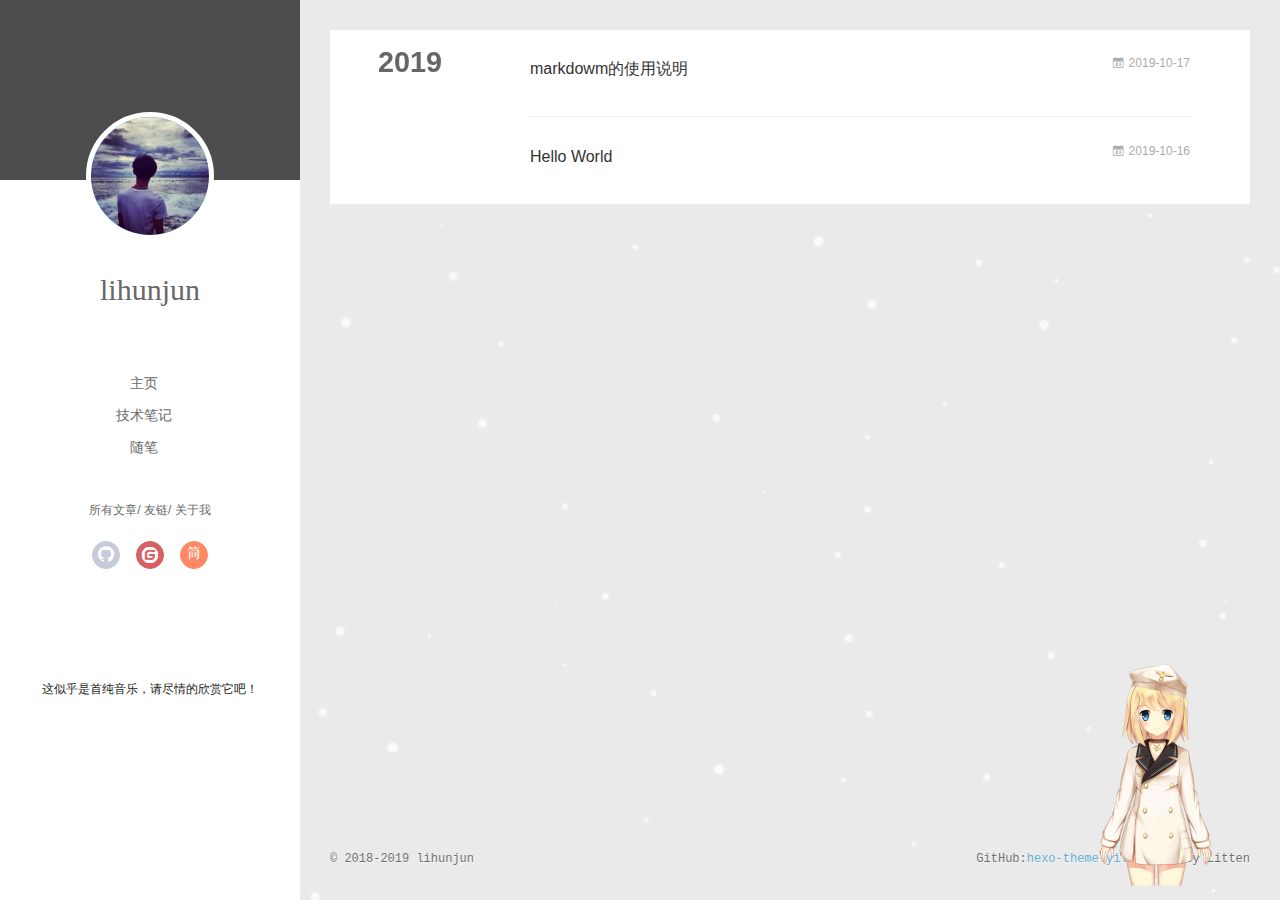
<file: archives/2019/10/index.html>
<!DOCTYPE html>
<html>
<head>
  <meta charset="utf-8">
  
  <meta name="renderer" content="webkit">
  <meta http-equiv="X-UA-Compatible" content="IE=edge" >
  <link rel="dns-prefetch" href="https://github.com/lihunjun/lihunjun.github.io.git">
  <title>Archives: 2019/10 | lihunjun的博客</title>
  <meta name="generator" content="hexo-theme-yilia-plus">
  <meta name="viewport" content="width=device-width, initial-scale=1, maximum-scale=1">
  
  <meta property="og:type" content="website">
<meta property="og:title" content="lihunjun的博客">
<meta property="og:url" content="https:&#x2F;&#x2F;github.com&#x2F;lihunjun&#x2F;lihunjun.github.io.git&#x2F;archives&#x2F;2019&#x2F;10&#x2F;index.html">
<meta property="og:site_name" content="lihunjun的博客">
<meta property="og:locale" content="zh-Hans">
<meta name="twitter:card" content="summary">
  
    <link rel="alternative" href="/atom.xml" title="lihunjun的博客" type="application/atom+xml">
  
  
    <link rel="icon" href="/favicon.ico">
  
  
    <link rel="apple-touch-icon" href="/apple-touch-icon-180x180.png">
  
  <link rel="stylesheet" type="text/css" href="/./main.826e88.css">
  <style type="text/css">
    
    #container.show {
      background: linear-gradient(200deg,#a0cfe4,#e8c37e);
    }
  </style>
  

  

  
  


  

</head>

<body>
  <div id="container" q-class="show:isCtnShow">
    <canvas id="anm-canvas" class="anm-canvas"></canvas>
    <div class="left-col" q-class="show:isShow">
      


<div class="overlay" style="background: #4d4d4d;"></div>
<div class="intrude-less">
	<header id="header" class="inner">
		<a href="/" class="profilepic">
			<img src="/img/touxiang.jpeg" class="js-avatar">
		</a>
		<hgroup>
		  <h1 class="header-author"><a href="/">lihunjun</a></h1>
		</hgroup>
		

		<nav class="header-menu">
			<ul>
			
				<li><a href="/" target="_blank">主页</a></li>
	        
				<li><a href="https://github.com/lihunjun" target="_blank">技术笔记</a></li>
	        
				<li><a href="/tags/%E9%9A%8F%E7%AC%94/" target="_blank">随笔</a></li>
	        
			</ul>
		</nav>
		<nav class="header-smart-menu">
    		
    			
    			<a q-on="click: openSlider(e, 'innerArchive')" href="javascript:void(0)">所有文章</a>
    			
            
    			
    			<a q-on="click: openSlider(e, 'friends')" href="javascript:void(0)">友链</a>
    			
            
    			
    			<a q-on="click: openSlider(e, 'aboutme')" href="javascript:void(0)">关于我</a>
    			
            
		</nav>
		<nav class="header-nav">
			<div class="social">
				
					<a class="github" href="#" title="GitHub" target="_blank"><i class="icon-github"></i></a>
		        
					<a class="gitee" href="#" title="码云" target="_blank"><i class="icon-gitee"></i></a>
		        
					<a class="jianshu" href="#" title="简书" target="_blank"><i class="icon-jianshu"></i></a>
		        
			</div>
		
			
			
			
			
			<div>
				<iframe frameborder="no" border="0" marginwidth="0" marginheight="0" width="240" height="86" src="//music.163.com/outchain/player?type=2&id=167947&auto=0&height=66"></iframe>
			</div>
			
				
				<p style="font-size: 12px;">这似乎是首纯音乐，请尽情的欣赏它吧！<p>
			
		
		</nav>
	</header>		
</div>

    </div>
    <div class="mid-col" q-class="show:isShow,hide:isShow|isFalse">
      
      
<nav id="mobile-nav">
  	<div class="overlay js-overlay" style="background: #4d4d4d"></div>
	<div class="btnctn js-mobile-btnctn">
  		<div class="slider-trigger list" q-on="click: openSlider(e)"><i class="icon icon-sort"></i></div>
	</div>
	<div class="intrude-less">
		<header id="header" class="inner">
			<div class="profilepic">
				<a href="/">
					<img src="/img/touxiang.jpeg" class="js-avatar">
				</a>
			</div>
			<hgroup>
			  <h1 class="header-author js-header-author">lihunjun</h1>
			</hgroup>
			
			
			
				
			
				
			
				
			
			
			
			<nav class="header-nav">
				<div class="social">
					
						<a class="github" target="_blank" href="#" title="GitHub"><i class="icon-github"></i></a>
			        
						<a class="gitee" target="_blank" href="#" title="码云"><i class="icon-gitee"></i></a>
			        
						<a class="jianshu" target="_blank" href="#" title="简书"><i class="icon-jianshu"></i></a>
			        
				</div>
			</nav>

			<nav class="header-menu js-header-menu">
				<ul style="width: 70%">
				
				
					<li style="width: 33.333333333333336%"><a href="/">主页</a></li>
		        
					<li style="width: 33.333333333333336%"><a href="https://github.com/lihunjun">技术笔记</a></li>
		        
					<li style="width: 33.333333333333336%"><a href="/tags/%E9%9A%8F%E7%AC%94/">随笔</a></li>
		        
				</ul>
			</nav>
		</header>				
	</div>
	<div class="mobile-mask" style="display:none" q-show="isShow"></div>
</nav>

      <div id="wrapper" class="body-wrap">
        <div class="menu-l">
          <div class="canvas-wrap">
            <canvas data-colors="#eaeaea" data-sectionHeight="100" data-contentId="js-content" id="myCanvas1"
              class="anm-canvas"></canvas>
          </div>
          <div id="js-content" class="content-ll">
            
  
  
    
    
      
      
      <section class="archives-wrap">
        <div class="archive-year-wrap">
          <a href="/archives/2019" class="archive-year">2019</a>
        </div>
        <div class="archives">
    
    <article class="archive-article archive-type-post">
  <div class="archive-article-inner">
    <header class="archive-article-header">
      	<div class="article-meta">
	      	
<a href="/2019/10/17/markdown%E7%9A%84%E4%BD%BF%E7%94%A8%E8%AF%B4%E6%98%8E/" class="archive-article-date">
        <time datetime="2019-10-17T02:44:22.144Z" itemprop="datePublished"><i class="icon-calendar icon"></i>2019-10-17</time>
</a>

        </div>
    	 
  
    <h1 itemprop="name">
	
	  <a class="archive-article-title" href="/2019/10/17/markdown%E7%9A%84%E4%BD%BF%E7%94%A8%E8%AF%B4%E6%98%8E/" target="_blank">markdowm的使用说明</a>
  
    </h1>
  


        <div class="article-info info-on-right">
          
          

        </div>
        <div class="clearfix"></div>
    </header>
  </div>
</article>
  
    
    
    <article class="archive-article archive-type-post">
  <div class="archive-article-inner">
    <header class="archive-article-header">
      	<div class="article-meta">
	      	
<a href="/2019/10/16/hello-world/" class="archive-article-date">
        <time datetime="2019-10-16T09:11:01.617Z" itemprop="datePublished"><i class="icon-calendar icon"></i>2019-10-16</time>
</a>

        </div>
    	 
  
    <h1 itemprop="name">
	
	  <a class="archive-article-title" href="/2019/10/16/hello-world/" target="_blank">Hello World</a>
  
    </h1>
  


        <div class="article-info info-on-right">
          
          

        </div>
        <div class="clearfix"></div>
    </header>
  </div>
</article>
  
  
    </div></section>
  

    


          </div>
        </div>
      </div>
      <footer id="footer">
  <div class="outer">
    <div id="footer-info">
    	<div class="footer-left">
    		&copy; 2018-2019 lihunjun
    	</div>
      	<div class="footer-right">
			
			
      		GitHub:<a href="https://github.com/JoeyBling/hexo-theme-yilia-plus" target="_blank">hexo-theme-yilia-plus</a> by Litten
      	</div>
    </div>
  </div>
  
  
	<script src="/lib/busuanzi.pure.js"></script>
	
  
  
	
	<span id="busuanzi_container_site_pv" style="display:none">
		本站总访问量<span id="busuanzi_value_site_pv"></span>次	
	        <span class="post-meta-divider" >|</span>
	</span>
  	<span id="busuanzi_container_site_uv" style='display:none'>
  		本站访客数<span id="busuanzi_value_site_uv"></span>人
  	</span>
  
</footer>

    </div>
    <script>
	var yiliaConfig = {
		mathjax: false,
		isHome: false,
		isPost: false,
		isArchive: true,
		isTag: false,
		isCategory: false,
		open_in_new: true,
		toc_hide_index: true,
		root: "/",
		innerArchive: true,
		showTags: true
	}
</script>

<script>!function(r){function e(t){if(i[t])return i[t].exports;var n=i[t]={exports:{},id:t,loaded:!1};return r[t].call(n.exports,n,n.exports,e),n.loaded=!0,n.exports}var i={};e.m=r,e.c=i,e.p="./",e(0)}([function(t,n,r){r(208),t.exports=r(205)},function(t,n,r){var d=r(3),y=r(46),g=r(26),b=r(27),x=r(47),m="prototype",S=function(t,n,r){var e,i,o,u,c=t&S.F,f=t&S.G,a=t&S.S,s=t&S.P,l=t&S.B,h=f?d:a?d[n]||(d[n]={}):(d[n]||{})[m],v=f?y:y[n]||(y[n]={}),p=v[m]||(v[m]={});for(e in f&&(r=n),r)o=((i=!c&&h&&void 0!==h[e])?h:r)[e],u=l&&i?x(o,d):s&&"function"==typeof o?x(Function.call,o):o,h&&b(h,e,o,t&S.U),v[e]!=o&&g(v,e,u),s&&p[e]!=o&&(p[e]=o)};d.core=y,S.F=1,S.G=2,S.S=4,S.P=8,S.B=16,S.W=32,S.U=64,S.R=128,t.exports=S},function(t,n,r){var e=r(5);t.exports=function(t){if(!e(t))throw TypeError(t+" is not an object!");return t}},function(t,n){var r=t.exports="undefined"!=typeof window&&window.Math==Math?window:"undefined"!=typeof self&&self.Math==Math?self:Function("return this")();"number"==typeof __g&&(__g=r)},function(t,n){t.exports=function(t){try{return!!t()}catch(t){return!0}}},function(t,n){t.exports=function(t){return"object"==typeof t?null!==t:"function"==typeof t}},function(t,n){var r=t.exports="undefined"!=typeof window&&window.Math==Math?window:"undefined"!=typeof self&&self.Math==Math?self:Function("return this")();"number"==typeof __g&&(__g=r)},function(t,n,r){var e=r(118)("wks"),i=r(79),o=r(3).Symbol,u="function"==typeof o;(t.exports=function(t){return e[t]||(e[t]=u&&o[t]||(u?o:i)("Symbol."+t))}).store=e},function(t,n,r){var e=r(49),i=Math.min;t.exports=function(t){return 0<t?i(e(t),9007199254740991):0}},function(t,n){var r={}.hasOwnProperty;t.exports=function(t,n){return r.call(t,n)}},function(t,n,r){t.exports=!r(4)(function(){return 7!=Object.defineProperty({},"a",{get:function(){return 7}}).a})},function(t,n,r){var e=r(2),i=r(174),o=r(53),u=Object.defineProperty;n.f=r(10)?Object.defineProperty:function(t,n,r){if(e(t),n=o(n,!0),e(r),i)try{return u(t,n,r)}catch(t){}if("get"in r||"set"in r)throw TypeError("Accessors not supported!");return"value"in r&&(t[n]=r.value),t}},function(t,n,r){t.exports=!r(20)(function(){return 7!=Object.defineProperty({},"a",{get:function(){return 7}}).a})},function(t,n,r){var e=r(14),i=r(24);t.exports=r(12)?function(t,n,r){return e.f(t,n,i(1,r))}:function(t,n,r){return t[n]=r,t}},function(t,n,r){var e=r(22),i=r(60),o=r(42),u=Object.defineProperty;n.f=r(12)?Object.defineProperty:function(t,n,r){if(e(t),n=o(n,!0),e(r),i)try{return u(t,n,r)}catch(t){}if("get"in r||"set"in r)throw TypeError("Accessors not supported!");return"value"in r&&(t[n]=r.value),t}},function(t,n,r){var e=r(96),i=r(34);t.exports=function(t){return e(i(t))}},function(t,n,r){var e=r(40)("wks"),i=r(25),o=r(6).Symbol,u="function"==typeof o;(t.exports=function(t){return e[t]||(e[t]=u&&o[t]||(u?o:i)("Symbol."+t))}).store=e},function(t,n,r){var e=r(51);t.exports=function(t){return Object(e(t))}},function(t,n){t.exports=function(t){return"object"==typeof t?null!==t:"function"==typeof t}},function(t,n){var r=t.exports={version:"2.6.9"};"number"==typeof __e&&(__e=r)},function(t,n){t.exports=function(t){try{return!!t()}catch(t){return!0}}},function(t,n){t.exports=function(t){if("function"!=typeof t)throw TypeError(t+" is not a function!");return t}},function(t,n,r){var e=r(18);t.exports=function(t){if(!e(t))throw TypeError(t+" is not an object!");return t}},function(t,n){t.exports=!0},function(t,n){t.exports=function(t,n){return{enumerable:!(1&t),configurable:!(2&t),writable:!(4&t),value:n}}},function(t,n){var r=0,e=Math.random();t.exports=function(t){return"Symbol(".concat(void 0===t?"":t,")_",(++r+e).toString(36))}},function(t,n,r){var e=r(11),i=r(75);t.exports=r(10)?function(t,n,r){return e.f(t,n,i(1,r))}:function(t,n,r){return t[n]=r,t}},function(t,n,r){var o=r(3),u=r(26),c=r(30),f=r(79)("src"),e=r(219),i="toString",a=(""+e).split(i);r(46).inspectSource=function(t){return e.call(t)},(t.exports=function(t,n,r,e){var i="function"==typeof r;i&&(c(r,"name")||u(r,"name",n)),t[n]!==r&&(i&&(c(r,f)||u(r,f,t[n]?""+t[n]:a.join(String(n)))),t===o?t[n]=r:e?t[n]?t[n]=r:u(t,n,r):(delete t[n],u(t,n,r)))})(Function.prototype,i,function(){return"function"==typeof this&&this[f]||e.call(this)})},function(t,n,r){var e=r(1),i=r(4),u=r(51),c=/"/g,o=function(t,n,r,e){var i=String(u(t)),o="<"+n;return""!==r&&(o+=" "+r+'="'+String(e).replace(c,"&quot;")+'"'),o+">"+i+"</"+n+">"};t.exports=function(n,t){var r={};r[n]=t(o),e(e.P+e.F*i(function(){var t=""[n]('"');return t!==t.toLowerCase()||3<t.split('"').length}),"String",r)}},function(t,n,r){var e=r(65),i=r(35);t.exports=Object.keys||function(t){return e(t,i)}},function(t,n){var r={}.hasOwnProperty;t.exports=function(t,n){return r.call(t,n)}},function(t,n,r){var e=r(117),i=r(75),o=r(33),u=r(53),c=r(30),f=r(174),a=Object.getOwnPropertyDescriptor;n.f=r(10)?a:function(t,n){if(t=o(t),n=u(n,!0),f)try{return a(t,n)}catch(t){}if(c(t,n))return i(!e.f.call(t,n),t[n])}},function(t,n,r){var e=r(30),i=r(17),o=r(154)("IE_PROTO"),u=Object.prototype;t.exports=Object.getPrototypeOf||function(t){return t=i(t),e(t,o)?t[o]:"function"==typeof t.constructor&&t instanceof t.constructor?t.constructor.prototype:t instanceof Object?u:null}},function(t,n,r){var e=r(116),i=r(51);t.exports=function(t){return e(i(t))}},function(t,n){t.exports=function(t){if(null==t)throw TypeError("Can't call method on  "+t);return t}},function(t,n){t.exports="constructor,hasOwnProperty,isPrototypeOf,propertyIsEnumerable,toLocaleString,toString,valueOf".split(",")},function(t,n){t.exports={}},function(t,n){n.f={}.propertyIsEnumerable},function(t,n,r){var e=r(14).f,i=r(9),o=r(16)("toStringTag");t.exports=function(t,n,r){t&&!i(t=r?t:t.prototype,o)&&e(t,o,{configurable:!0,value:n})}},function(t,n,r){var e=r(40)("keys"),i=r(25);t.exports=function(t){return e[t]||(e[t]=i(t))}},function(t,n,r){var e=r(19),i=r(6),o="__core-js_shared__",u=i[o]||(i[o]={});(t.exports=function(t,n){return u[t]||(u[t]=void 0!==n?n:{})})("versions",[]).push({version:e.version,mode:r(23)?"pure":"global",copyright:"© 2019 Denis Pushkarev (zloirock.ru)"})},function(t,n){var r=Math.ceil,e=Math.floor;t.exports=function(t){return isNaN(t=+t)?0:(0<t?e:r)(t)}},function(t,n,r){var i=r(18);t.exports=function(t,n){if(!i(t))return t;var r,e;if(n&&"function"==typeof(r=t.toString)&&!i(e=r.call(t)))return e;if("function"==typeof(r=t.valueOf)&&!i(e=r.call(t)))return e;if(!n&&"function"==typeof(r=t.toString)&&!i(e=r.call(t)))return e;throw TypeError("Can't convert object to primitive value")}},function(t,n,r){var e=r(6),i=r(19),o=r(23),u=r(44),c=r(14).f;t.exports=function(t){var n=i.Symbol||(i.Symbol=o?{}:e.Symbol||{});"_"==t.charAt(0)||t in n||c(n,t,{value:u.f(t)})}},function(t,n,r){n.f=r(16)},function(t,n){var r={}.toString;t.exports=function(t){return r.call(t).slice(8,-1)}},function(t,n){var r=t.exports={version:"2.6.9"};"number"==typeof __e&&(__e=r)},function(t,n,r){var o=r(21);t.exports=function(e,i,t){if(o(e),void 0===i)return e;switch(t){case 1:return function(t){return e.call(i,t)};case 2:return function(t,n){return e.call(i,t,n)};case 3:return function(t,n,r){return e.call(i,t,n,r)}}return function(){return e.apply(i,arguments)}}},function(t,n,r){"use strict";var e=r(4);t.exports=function(t,n){return!!t&&e(function(){n?t.call(null,function(){},1):t.call(null)})}},function(t,n){var r=Math.ceil,e=Math.floor;t.exports=function(t){return isNaN(t=+t)?0:(0<t?e:r)(t)}},function(t,n,r){var x=r(47),m=r(116),S=r(17),w=r(8),e=r(138);t.exports=function(l,t){var h=1==l,v=2==l,p=3==l,d=4==l,y=6==l,g=5==l||y,b=t||e;return function(t,n,r){for(var e,i,o=S(t),u=m(o),c=x(n,r,3),f=w(u.length),a=0,s=h?b(t,f):v?b(t,0):void 0;a<f;a++)if((g||a in u)&&(i=c(e=u[a],a,o),l))if(h)s[a]=i;else if(i)switch(l){case 3:return!0;case 5:return e;case 6:return a;case 2:s.push(e)}else if(d)return!1;return y?-1:p||d?d:s}}},function(t,n){t.exports=function(t){if(null==t)throw TypeError("Can't call method on  "+t);return t}},function(t,n,r){var i=r(1),o=r(46),u=r(4);t.exports=function(t,n){var r=(o.Object||{})[t]||Object[t],e={};e[t]=n(r),i(i.S+i.F*u(function(){r(1)}),"Object",e)}},function(t,n,r){var i=r(5);t.exports=function(t,n){if(!i(t))return t;var r,e;if(n&&"function"==typeof(r=t.toString)&&!i(e=r.call(t)))return e;if("function"==typeof(r=t.valueOf)&&!i(e=r.call(t)))return e;if(!n&&"function"==typeof(r=t.toString)&&!i(e=r.call(t)))return e;throw TypeError("Can't convert object to primitive value")}},function(t,n,r){var d=r(6),y=r(19),g=r(93),b=r(13),x=r(9),m="prototype",S=function(t,n,r){var e,i,o,u=t&S.F,c=t&S.G,f=t&S.S,a=t&S.P,s=t&S.B,l=t&S.W,h=c?y:y[n]||(y[n]={}),v=h[m],p=c?d:f?d[n]:(d[n]||{})[m];for(e in c&&(r=n),r)(i=!u&&p&&void 0!==p[e])&&x(h,e)||(o=i?p[e]:r[e],h[e]=c&&"function"!=typeof p[e]?r[e]:s&&i?g(o,d):l&&p[e]==o?function(e){var t=function(t,n,r){if(this instanceof e){switch(arguments.length){case 0:return new e;case 1:return new e(t);case 2:return new e(t,n)}return new e(t,n,r)}return e.apply(this,arguments)};return t[m]=e[m],t}(o):a&&"function"==typeof o?g(Function.call,o):o,a&&((h.virtual||(h.virtual={}))[e]=o,t&S.R&&v&&!v[e]&&b(v,e,o)))};S.F=1,S.G=2,S.S=4,S.P=8,S.B=16,S.W=32,S.U=64,S.R=128,t.exports=S},function(t,n,r){var e=r(34);t.exports=function(t){return Object(e(t))}},function(t,n,r){var o=r(196),e=r(1),i=r(118)("metadata"),u=i.store||(i.store=new(r(200))),c=function(t,n,r){var e=u.get(t);if(!e){if(!r)return;u.set(t,e=new o)}var i=e.get(n);if(!i){if(!r)return;e.set(n,i=new o)}return i};t.exports={store:u,map:c,has:function(t,n,r){var e=c(n,r,!1);return void 0!==e&&e.has(t)},get:function(t,n,r){var e=c(n,r,!1);return void 0===e?void 0:e.get(t)},set:function(t,n,r,e){c(r,e,!0).set(t,n)},keys:function(t,n){var r=c(t,n,!1),e=[];return r&&r.forEach(function(t,n){e.push(n)}),e},key:function(t){return void 0===t||"symbol"==typeof t?t:String(t)},exp:function(t){e(e.S,"Reflect",t)}}},function(t,n,r){"use strict";if(r(10)){var g=r(68),b=r(3),x=r(4),m=r(1),S=r(132),e=r(159),h=r(47),w=r(70),i=r(75),_=r(26),o=r(76),u=r(49),O=r(8),E=r(194),c=r(78),f=r(53),a=r(30),M=r(81),P=r(5),v=r(17),p=r(145),j=r(72),F=r(32),A=r(73).f,d=r(161),s=r(79),l=r(7),y=r(50),I=r(120),L=r(119),N=r(162),T=r(82),k=r(125),R=r(77),C=r(137),D=r(166),G=r(11),W=r(31),U=G.f,V=W.f,B=b.RangeError,q=b.TypeError,z=b.Uint8Array,K="ArrayBuffer",H="Shared"+K,J="BYTES_PER_ELEMENT",$="prototype",Y=Array[$],X=e.ArrayBuffer,Q=e.DataView,Z=y(0),tt=y(2),nt=y(3),rt=y(4),et=y(5),it=y(6),ot=I(!0),ut=I(!1),ct=N.values,ft=N.keys,at=N.entries,st=Y.lastIndexOf,lt=Y.reduce,ht=Y.reduceRight,vt=Y.join,pt=Y.sort,dt=Y.slice,yt=Y.toString,gt=Y.toLocaleString,bt=l("iterator"),xt=l("toStringTag"),mt=s("typed_constructor"),St=s("def_constructor"),wt=S.CONSTR,_t=S.TYPED,Ot=S.VIEW,Et="Wrong length!",Mt=y(1,function(t,n){return It(L(t,t[St]),n)}),Pt=x(function(){return 1===new z(new Uint16Array([1]).buffer)[0]}),jt=!!z&&!!z[$].set&&x(function(){new z(1).set({})}),Ft=function(t,n){var r=u(t);if(r<0||r%n)throw B("Wrong offset!");return r},At=function(t){if(P(t)&&_t in t)return t;throw q(t+" is not a typed array!")},It=function(t,n){if(!(P(t)&&mt in t))throw q("It is not a typed array constructor!");return new t(n)},Lt=function(t,n){return Nt(L(t,t[St]),n)},Nt=function(t,n){for(var r=0,e=n.length,i=It(t,e);r<e;)i[r]=n[r++];return i},Tt=function(t,n,r){U(t,n,{get:function(){return this._d[r]}})},kt=function(t){var n,r,e,i,o,u,c=v(t),f=arguments.length,a=1<f?arguments[1]:void 0,s=void 0!==a,l=d(c);if(null!=l&&!p(l)){for(u=l.call(c),e=[],n=0;!(o=u.next()).done;n++)e.push(o.value);c=e}for(s&&2<f&&(a=h(a,arguments[2],2)),n=0,r=O(c.length),i=It(this,r);n<r;n++)i[n]=s?a(c[n],n):c[n];return i},Rt=function(){for(var t=0,n=arguments.length,r=It(this,n);t<n;)r[t]=arguments[t++];return r},Ct=!!z&&x(function(){gt.call(new z(1))}),Dt=function(){return gt.apply(Ct?dt.call(At(this)):At(this),arguments)},Gt={copyWithin:function(t,n){return D.call(At(this),t,n,2<arguments.length?arguments[2]:void 0)},every:function(t){return rt(At(this),t,1<arguments.length?arguments[1]:void 0)},fill:function(t){return C.apply(At(this),arguments)},filter:function(t){return Lt(this,tt(At(this),t,1<arguments.length?arguments[1]:void 0))},find:function(t){return et(At(this),t,1<arguments.length?arguments[1]:void 0)},findIndex:function(t){return it(At(this),t,1<arguments.length?arguments[1]:void 0)},forEach:function(t){Z(At(this),t,1<arguments.length?arguments[1]:void 0)},indexOf:function(t){return ut(At(this),t,1<arguments.length?arguments[1]:void 0)},includes:function(t){return ot(At(this),t,1<arguments.length?arguments[1]:void 0)},join:function(t){return vt.apply(At(this),arguments)},lastIndexOf:function(t){return st.apply(At(this),arguments)},map:function(t){return Mt(At(this),t,1<arguments.length?arguments[1]:void 0)},reduce:function(t){return lt.apply(At(this),arguments)},reduceRight:function(t){return ht.apply(At(this),arguments)},reverse:function(){for(var t,n=this,r=At(n).length,e=Math.floor(r/2),i=0;i<e;)t=n[i],n[i++]=n[--r],n[r]=t;return n},some:function(t){return nt(At(this),t,1<arguments.length?arguments[1]:void 0)},sort:function(t){return pt.call(At(this),t)},subarray:function(t,n){var r=At(this),e=r.length,i=c(t,e);return new(L(r,r[St]))(r.buffer,r.byteOffset+i*r.BYTES_PER_ELEMENT,O((void 0===n?e:c(n,e))-i))}},Wt=function(t,n){return Lt(this,dt.call(At(this),t,n))},Ut=function(t){At(this);var n=Ft(arguments[1],1),r=this.length,e=v(t),i=O(e.length),o=0;if(r<i+n)throw B(Et);for(;o<i;)this[n+o]=e[o++]},Vt={entries:function(){return at.call(At(this))},keys:function(){return ft.call(At(this))},values:function(){return ct.call(At(this))}},Bt=function(t,n){return P(t)&&t[_t]&&"symbol"!=typeof n&&n in t&&String(+n)==String(n)},qt=function(t,n){return Bt(t,n=f(n,!0))?i(2,t[n]):V(t,n)},zt=function(t,n,r){return!(Bt(t,n=f(n,!0))&&P(r)&&a(r,"value"))||a(r,"get")||a(r,"set")||r.configurable||a(r,"writable")&&!r.writable||a(r,"enumerable")&&!r.enumerable?U(t,n,r):(t[n]=r.value,t)};wt||(W.f=qt,G.f=zt),m(m.S+m.F*!wt,"Object",{getOwnPropertyDescriptor:qt,defineProperty:zt}),x(function(){yt.call({})})&&(yt=gt=function(){return vt.call(this)});var Kt=o({},Gt);o(Kt,Vt),_(Kt,bt,Vt.values),o(Kt,{slice:Wt,set:Ut,constructor:function(){},toString:yt,toLocaleString:Dt}),Tt(Kt,"buffer","b"),Tt(Kt,"byteOffset","o"),Tt(Kt,"byteLength","l"),Tt(Kt,"length","e"),U(Kt,xt,{get:function(){return this[_t]}}),t.exports=function(t,l,n,o){var h=t+((o=!!o)?"Clamped":"")+"Array",r="get"+t,u="set"+t,v=b[h],c=v||{},e=v&&F(v),i=!v||!S.ABV,f={},a=v&&v[$],p=function(t,i){U(t,i,{get:function(){return t=i,(n=this._d).v[r](t*l+n.o,Pt);var t,n},set:function(t){return n=i,r=t,e=this._d,o&&(r=(r=Math.round(r))<0?0:255<r?255:255&r),void e.v[u](n*l+e.o,r,Pt);var n,r,e},enumerable:!0})};i?(v=n(function(t,n,r,e){w(t,v,h,"_d");var i,o,u,c,f=0,a=0;if(P(n)){if(!(n instanceof X||(c=M(n))==K||c==H))return _t in n?Nt(v,n):kt.call(v,n);i=n,a=Ft(r,l);var s=n.byteLength;if(void 0===e){if(s%l)throw B(Et);if((o=s-a)<0)throw B(Et)}else if(s<(o=O(e)*l)+a)throw B(Et);u=o/l}else u=E(n),i=new X(o=u*l);for(_(t,"_d",{b:i,o:a,l:o,e:u,v:new Q(i)});f<u;)p(t,f++)}),a=v[$]=j(Kt),_(a,"constructor",v)):x(function(){v(1)})&&x(function(){new v(-1)})&&k(function(t){new v,new v(null),new v(1.5),new v(t)},!0)||(v=n(function(t,n,r,e){var i;return w(t,v,h),P(n)?n instanceof X||(i=M(n))==K||i==H?void 0!==e?new c(n,Ft(r,l),e):void 0!==r?new c(n,Ft(r,l)):new c(n):_t in n?Nt(v,n):kt.call(v,n):new c(E(n))}),Z(e!==Function.prototype?A(c).concat(A(e)):A(c),function(t){t in v||_(v,t,c[t])}),v[$]=a,g||(a.constructor=v));var s=a[bt],d=!!s&&("values"==s.name||null==s.name),y=Vt.values;_(v,mt,!0),_(a,_t,h),_(a,Ot,!0),_(a,St,v),(o?new v(1)[xt]==h:xt in a)||U(a,xt,{get:function(){return h}}),f[h]=v,m(m.G+m.W+m.F*(v!=c),f),m(m.S,h,{BYTES_PER_ELEMENT:l}),m(m.S+m.F*x(function(){c.of.call(v,1)}),h,{from:kt,of:Rt}),J in a||_(a,J,l),m(m.P,h,Gt),R(h),m(m.P+m.F*jt,h,{set:Ut}),m(m.P+m.F*!d,h,Vt),g||a.toString==yt||(a.toString=yt),m(m.P+m.F*x(function(){new v(1).slice()}),h,{slice:Wt}),m(m.P+m.F*(x(function(){return[1,2].toLocaleString()!=new v([1,2]).toLocaleString()})||!x(function(){a.toLocaleString.call([1,2])})),h,{toLocaleString:Dt}),T[h]=d?s:y,g||d||_(a,bt,y)}}else t.exports=function(){}},function(t,n){var r={}.toString;t.exports=function(t){return r.call(t).slice(8,-1)}},function(t,n,r){var e=r(18),i=r(6).document,o=e(i)&&e(i.createElement);t.exports=function(t){return o?i.createElement(t):{}}},function(t,n,r){t.exports=!r(12)&&!r(20)(function(){return 7!=Object.defineProperty(r(59)("div"),"a",{get:function(){return 7}}).a})},function(t,n,r){"use strict";var x=r(23),m=r(54),S=r(66),w=r(13),_=r(36),O=r(98),E=r(38),M=r(104),P=r(16)("iterator"),j=!([].keys&&"next"in[].keys()),F="values",A=function(){return this};t.exports=function(t,n,r,e,i,o,u){O(r,n,e);var c,f,a,s=function(t){if(!j&&t in p)return p[t];switch(t){case"keys":case F:return function(){return new r(this,t)}}return function(){return new r(this,t)}},l=n+" Iterator",h=i==F,v=!1,p=t.prototype,d=p[P]||p["@@iterator"]||i&&p[i],y=d||s(i),g=i?h?s("entries"):y:void 0,b="Array"==n&&p.entries||d;if(b&&((a=M(b.call(new t)))!==Object.prototype&&a.next&&(E(a,l,!0),x||"function"==typeof a[P]||w(a,P,A))),h&&d&&d.name!==F&&(v=!0,y=function(){return d.call(this)}),x&&!u||!j&&!v&&p[P]||w(p,P,y),_[n]=y,_[l]=A,i)if(c={values:h?y:s(F),keys:o?y:s("keys"),entries:g},u)for(f in c)f in p||S(p,f,c[f]);else m(m.P+m.F*(j||v),n,c);return c}},function(t,n,e){var i=e(22),o=e(101),u=e(35),c=e(39)("IE_PROTO"),f=function(){},a="prototype",s=function(){var t,n=e(59)("iframe"),r=u.length;for(n.style.display="none",e(95).appendChild(n),n.src="javascript:",(t=n.contentWindow.document).open(),t.write("<script>document.F=Object<\/script>"),t.close(),s=t.F;r--;)delete s[a][u[r]];return s()};t.exports=Object.create||function(t,n){var r;return null!==t?(f[a]=i(t),r=new f,f[a]=null,r[c]=t):r=s(),void 0===n?r:o(r,n)}},function(t,n,r){var e=r(65),i=r(35).concat("length","prototype");n.f=Object.getOwnPropertyNames||function(t){return e(t,i)}},function(t,n){n.f=Object.getOwnPropertySymbols},function(t,n,r){var u=r(9),c=r(15),f=r(92)(!1),a=r(39)("IE_PROTO");t.exports=function(t,n){var r,e=c(t),i=0,o=[];for(r in e)r!=a&&u(e,r)&&o.push(r);for(;n.length>i;)u(e,r=n[i++])&&(~f(o,r)||o.push(r));return o}},function(t,n,r){t.exports=r(13)},function(t,n,r){var e=r(7)("unscopables"),i=Array.prototype;null==i[e]&&r(26)(i,e,{}),t.exports=function(t){i[e][t]=!0}},function(t,n){t.exports=!1},function(t,n,r){var e=r(79)("meta"),i=r(5),o=r(30),u=r(11).f,c=0,f=Object.isExtensible||function(){return!0},a=!r(4)(function(){return f(Object.preventExtensions({}))}),s=function(t){u(t,e,{value:{i:"O"+ ++c,w:{}}})},l=t.exports={KEY:e,NEED:!1,fastKey:function(t,n){if(!i(t))return"symbol"==typeof t?t:("string"==typeof t?"S":"P")+t;if(!o(t,e)){if(!f(t))return"F";if(!n)return"E";s(t)}return t[e].i},getWeak:function(t,n){if(!o(t,e)){if(!f(t))return!0;if(!n)return!1;s(t)}return t[e].w},onFreeze:function(t){return a&&l.NEED&&f(t)&&!o(t,e)&&s(t),t}}},function(t,n){t.exports=function(t,n,r,e){if(!(t instanceof n)||void 0!==e&&e in t)throw TypeError(r+": incorrect invocation!");return t}},function(t,n,r){var h=r(47),v=r(177),p=r(145),d=r(2),y=r(8),g=r(161),b={},x={};(n=t.exports=function(t,n,r,e,i){var o,u,c,f,a=i?function(){return t}:g(t),s=h(r,e,n?2:1),l=0;if("function"!=typeof a)throw TypeError(t+" is not iterable!");if(p(a)){for(o=y(t.length);l<o;l++)if((f=n?s(d(u=t[l])[0],u[1]):s(t[l]))===b||f===x)return f}else for(c=a.call(t);!(u=c.next()).done;)if((f=v(c,s,u.value,n))===b||f===x)return f}).BREAK=b,n.RETURN=x},function(t,n,e){var i=e(2),o=e(183),u=e(141),c=e(154)("IE_PROTO"),f=function(){},a="prototype",s=function(){var t,n=e(140)("iframe"),r=u.length;for(n.style.display="none",e(143).appendChild(n),n.src="javascript:",(t=n.contentWindow.document).open(),t.write("<script>document.F=Object<\/script>"),t.close(),s=t.F;r--;)delete s[a][u[r]];return s()};t.exports=Object.create||function(t,n){var r;return null!==t?(f[a]=i(t),r=new f,f[a]=null,r[c]=t):r=s(),void 0===n?r:o(r,n)}},function(t,n,r){var e=r(185),i=r(141).concat("length","prototype");n.f=Object.getOwnPropertyNames||function(t){return e(t,i)}},function(t,n,r){var e=r(185),i=r(141);t.exports=Object.keys||function(t){return e(t,i)}},function(t,n){t.exports=function(t,n){return{enumerable:!(1&t),configurable:!(2&t),writable:!(4&t),value:n}}},function(t,n,r){var i=r(27);t.exports=function(t,n,r){for(var e in n)i(t,e,n[e],r);return t}},function(t,n,r){"use strict";var e=r(3),i=r(11),o=r(10),u=r(7)("species");t.exports=function(t){var n=e[t];o&&n&&!n[u]&&i.f(n,u,{configurable:!0,get:function(){return this}})}},function(t,n,r){var e=r(49),i=Math.max,o=Math.min;t.exports=function(t,n){return(t=e(t))<0?i(t+n,0):o(t,n)}},function(t,n){var r=0,e=Math.random();t.exports=function(t){return"Symbol(".concat(void 0===t?"":t,")_",(++r+e).toString(36))}},function(t,n,r){var e=r(5);t.exports=function(t,n){if(!e(t)||t._t!==n)throw TypeError("Incompatible receiver, "+n+" required!");return t}},function(t,n,r){var i=r(45),o=r(7)("toStringTag"),u="Arguments"==i(function(){return arguments}());t.exports=function(t){var n,r,e;return void 0===t?"Undefined":null===t?"Null":"string"==typeof(r=function(t,n){try{return t[n]}catch(t){}}(n=Object(t),o))?r:u?i(n):"Object"==(e=i(n))&&"function"==typeof n.callee?"Arguments":e}},function(t,n){t.exports={}},function(t,n,r){var e=r(11).f,i=r(30),o=r(7)("toStringTag");t.exports=function(t,n,r){t&&!i(t=r?t:t.prototype,o)&&e(t,o,{configurable:!0,value:n})}},function(t,n,r){var u=r(1),e=r(51),c=r(4),f=r(157),i="["+f+"]",o=RegExp("^"+i+i+"*"),a=RegExp(i+i+"*$"),s=function(t,n,r){var e={},i=c(function(){return!!f[t]()||"​"!="​"[t]()}),o=e[t]=i?n(l):f[t];r&&(e[r]=o),u(u.P+u.F*i,"String",e)},l=s.trim=function(t,n){return t=String(e(t)),1&n&&(t=t.replace(o,"")),2&n&&(t=t.replace(a,"")),t};t.exports=s},function(t,n,r){t.exports={default:r(88),__esModule:!0}},function(t,n,r){t.exports={default:r(89),__esModule:!0}},function(t,n,r){"use strict";function e(t){return t&&t.__esModule?t:{default:t}}n.__esModule=!0;var i=e(r(86)),o=e(r(85)),u="function"==typeof o.default&&"symbol"==typeof i.default?function(t){return typeof t}:function(t){return t&&"function"==typeof o.default&&t.constructor===o.default&&t!==o.default.prototype?"symbol":typeof t};n.default="function"==typeof o.default&&"symbol"===u(i.default)?function(t){return void 0===t?"undefined":u(t)}:function(t){return t&&"function"==typeof o.default&&t.constructor===o.default&&t!==o.default.prototype?"symbol":void 0===t?"undefined":u(t)}},function(t,n,r){r(111),r(109),r(112),r(113),t.exports=r(19).Symbol},function(t,n,r){r(110),r(114),t.exports=r(44).f("iterator")},function(t,n){t.exports=function(t){if("function"!=typeof t)throw TypeError(t+" is not a function!");return t}},function(t,n){t.exports=function(){}},function(t,n,r){var f=r(15),a=r(107),s=r(106);t.exports=function(c){return function(t,n,r){var e,i=f(t),o=a(i.length),u=s(r,o);if(c&&n!=n){for(;u<o;)if((e=i[u++])!=e)return!0}else for(;u<o;u++)if((c||u in i)&&i[u]===n)return c||u||0;return!c&&-1}}},function(t,n,r){var o=r(90);t.exports=function(e,i,t){if(o(e),void 0===i)return e;switch(t){case 1:return function(t){return e.call(i,t)};case 2:return function(t,n){return e.call(i,t,n)};case 3:return function(t,n,r){return e.call(i,t,n,r)}}return function(){return e.apply(i,arguments)}}},function(t,n,r){var c=r(29),f=r(64),a=r(37);t.exports=function(t){var n=c(t),r=f.f;if(r)for(var e,i=r(t),o=a.f,u=0;i.length>u;)o.call(t,e=i[u++])&&n.push(e);return n}},function(t,n,r){var e=r(6).document;t.exports=e&&e.documentElement},function(t,n,r){var e=r(58);t.exports=Object("z").propertyIsEnumerable(0)?Object:function(t){return"String"==e(t)?t.split(""):Object(t)}},function(t,n,r){var e=r(58);t.exports=Array.isArray||function(t){return"Array"==e(t)}},function(t,n,r){"use strict";var e=r(62),i=r(24),o=r(38),u={};r(13)(u,r(16)("iterator"),function(){return this}),t.exports=function(t,n,r){t.prototype=e(u,{next:i(1,r)}),o(t,n+" Iterator")}},function(t,n){t.exports=function(t,n){return{value:n,done:!!t}}},function(t,n,r){var e=r(25)("meta"),i=r(18),o=r(9),u=r(14).f,c=0,f=Object.isExtensible||function(){return!0},a=!r(20)(function(){return f(Object.preventExtensions({}))}),s=function(t){u(t,e,{value:{i:"O"+ ++c,w:{}}})},l=t.exports={KEY:e,NEED:!1,fastKey:function(t,n){if(!i(t))return"symbol"==typeof t?t:("string"==typeof t?"S":"P")+t;if(!o(t,e)){if(!f(t))return"F";if(!n)return"E";s(t)}return t[e].i},getWeak:function(t,n){if(!o(t,e)){if(!f(t))return!0;if(!n)return!1;s(t)}return t[e].w},onFreeze:function(t){return a&&l.NEED&&f(t)&&!o(t,e)&&s(t),t}}},function(t,n,r){var u=r(14),c=r(22),f=r(29);t.exports=r(12)?Object.defineProperties:function(t,n){c(t);for(var r,e=f(n),i=e.length,o=0;o<i;)u.f(t,r=e[o++],n[r]);return t}},function(t,n,r){var e=r(37),i=r(24),o=r(15),u=r(42),c=r(9),f=r(60),a=Object.getOwnPropertyDescriptor;n.f=r(12)?a:function(t,n){if(t=o(t),n=u(n,!0),f)try{return a(t,n)}catch(t){}if(c(t,n))return i(!e.f.call(t,n),t[n])}},function(t,n,r){var e=r(15),i=r(63).f,o={}.toString,u="object"==typeof window&&window&&Object.getOwnPropertyNames?Object.getOwnPropertyNames(window):[];t.exports.f=function(t){return u&&"[object Window]"==o.call(t)?function(t){try{return i(t)}catch(t){return u.slice()}}(t):i(e(t))}},function(t,n,r){var e=r(9),i=r(55),o=r(39)("IE_PROTO"),u=Object.prototype;t.exports=Object.getPrototypeOf||function(t){return t=i(t),e(t,o)?t[o]:"function"==typeof t.constructor&&t instanceof t.constructor?t.constructor.prototype:t instanceof Object?u:null}},function(t,n,r){var f=r(41),a=r(34);t.exports=function(c){return function(t,n){var r,e,i=String(a(t)),o=f(n),u=i.length;return o<0||u<=o?c?"":void 0:(r=i.charCodeAt(o))<55296||56319<r||o+1===u||(e=i.charCodeAt(o+1))<56320||57343<e?c?i.charAt(o):r:c?i.slice(o,o+2):e-56320+(r-55296<<10)+65536}}},function(t,n,r){var e=r(41),i=Math.max,o=Math.min;t.exports=function(t,n){return(t=e(t))<0?i(t+n,0):o(t,n)}},function(t,n,r){var e=r(41),i=Math.min;t.exports=function(t){return 0<t?i(e(t),9007199254740991):0}},function(t,n,r){"use strict";var e=r(91),i=r(99),o=r(36),u=r(15);t.exports=r(61)(Array,"Array",function(t,n){this._t=u(t),this._i=0,this._k=n},function(){var t=this._t,n=this._k,r=this._i++;return!t||r>=t.length?(this._t=void 0,i(1)):i(0,"keys"==n?r:"values"==n?t[r]:[r,t[r]])},"values"),o.Arguments=o.Array,e("keys"),e("values"),e("entries")},function(t,n){},function(t,n,r){"use strict";var e=r(105)(!0);r(61)(String,"String",function(t){this._t=String(t),this._i=0},function(){var t,n=this._t,r=this._i;return r>=n.length?{value:void 0,done:!0}:(t=e(n,r),this._i+=t.length,{value:t,done:!1})})},function(t,n,r){"use strict";var e=r(6),u=r(9),i=r(12),o=r(54),c=r(66),f=r(100).KEY,a=r(20),s=r(40),l=r(38),h=r(25),v=r(16),p=r(44),d=r(43),y=r(94),g=r(97),b=r(22),x=r(18),m=r(55),S=r(15),w=r(42),_=r(24),O=r(62),E=r(103),M=r(102),P=r(64),j=r(14),F=r(29),A=M.f,I=j.f,L=E.f,N=e.Symbol,T=e.JSON,k=T&&T.stringify,R="prototype",C=v("_hidden"),D=v("toPrimitive"),G={}.propertyIsEnumerable,W=s("symbol-registry"),U=s("symbols"),V=s("op-symbols"),B=Object[R],q="function"==typeof N&&!!P.f,z=e.QObject,K=!z||!z[R]||!z[R].findChild,H=i&&a(function(){return 7!=O(I({},"a",{get:function(){return I(this,"a",{value:7}).a}})).a})?function(t,n,r){var e=A(B,n);e&&delete B[n],I(t,n,r),e&&t!==B&&I(B,n,e)}:I,J=function(t){var n=U[t]=O(N[R]);return n._k=t,n},$=q&&"symbol"==typeof N.iterator?function(t){return"symbol"==typeof t}:function(t){return t instanceof N},Y=function(t,n,r){return t===B&&Y(V,n,r),b(t),n=w(n,!0),b(r),u(U,n)?(r.enumerable?(u(t,C)&&t[C][n]&&(t[C][n]=!1),r=O(r,{enumerable:_(0,!1)})):(u(t,C)||I(t,C,_(1,{})),t[C][n]=!0),H(t,n,r)):I(t,n,r)},X=function(t,n){b(t);for(var r,e=y(n=S(n)),i=0,o=e.length;i<o;)Y(t,r=e[i++],n[r]);return t},Q=function(t){var n=G.call(this,t=w(t,!0));return!(this===B&&u(U,t)&&!u(V,t))&&(!(n||!u(this,t)||!u(U,t)||u(this,C)&&this[C][t])||n)},Z=function(t,n){if(t=S(t),n=w(n,!0),t!==B||!u(U,n)||u(V,n)){var r=A(t,n);return!r||!u(U,n)||u(t,C)&&t[C][n]||(r.enumerable=!0),r}},tt=function(t){for(var n,r=L(S(t)),e=[],i=0;r.length>i;)u(U,n=r[i++])||n==C||n==f||e.push(n);return e},nt=function(t){for(var n,r=t===B,e=L(r?V:S(t)),i=[],o=0;e.length>o;)!u(U,n=e[o++])||r&&!u(B,n)||i.push(U[n]);return i};q||(c((N=function(){if(this instanceof N)throw TypeError("Symbol is not a constructor!");var n=h(0<arguments.length?arguments[0]:void 0),r=function(t){this===B&&r.call(V,t),u(this,C)&&u(this[C],n)&&(this[C][n]=!1),H(this,n,_(1,t))};return i&&K&&H(B,n,{configurable:!0,set:r}),J(n)})[R],"toString",function(){return this._k}),M.f=Z,j.f=Y,r(63).f=E.f=tt,r(37).f=Q,P.f=nt,i&&!r(23)&&c(B,"propertyIsEnumerable",Q,!0),p.f=function(t){return J(v(t))}),o(o.G+o.W+o.F*!q,{Symbol:N});for(var rt="hasInstance,isConcatSpreadable,iterator,match,replace,search,species,split,toPrimitive,toStringTag,unscopables".split(","),et=0;rt.length>et;)v(rt[et++]);for(var it=F(v.store),ot=0;it.length>ot;)d(it[ot++]);o(o.S+o.F*!q,"Symbol",{for:function(t){return u(W,t+="")?W[t]:W[t]=N(t)},keyFor:function(t){if(!$(t))throw TypeError(t+" is not a symbol!");for(var n in W)if(W[n]===t)return n},useSetter:function(){K=!0},useSimple:function(){K=!1}}),o(o.S+o.F*!q,"Object",{create:function(t,n){return void 0===n?O(t):X(O(t),n)},defineProperty:Y,defineProperties:X,getOwnPropertyDescriptor:Z,getOwnPropertyNames:tt,getOwnPropertySymbols:nt});var ut=a(function(){P.f(1)});o(o.S+o.F*ut,"Object",{getOwnPropertySymbols:function(t){return P.f(m(t))}}),T&&o(o.S+o.F*(!q||a(function(){var t=N();return"[null]"!=k([t])||"{}"!=k({a:t})||"{}"!=k(Object(t))})),"JSON",{stringify:function(t){for(var n,r,e=[t],i=1;arguments.length>i;)e.push(arguments[i++]);if(r=n=e[1],(x(n)||void 0!==t)&&!$(t))return g(n)||(n=function(t,n){if("function"==typeof r&&(n=r.call(this,t,n)),!$(n))return n}),e[1]=n,k.apply(T,e)}}),N[R][D]||r(13)(N[R],D,N[R].valueOf),l(N,"Symbol"),l(Math,"Math",!0),l(e.JSON,"JSON",!0)},function(t,n,r){r(43)("asyncIterator")},function(t,n,r){r(43)("observable")},function(t,n,r){r(108);for(var e=r(6),i=r(13),o=r(36),u=r(16)("toStringTag"),c="CSSRuleList,CSSStyleDeclaration,CSSValueList,ClientRectList,DOMRectList,DOMStringList,DOMTokenList,DataTransferItemList,FileList,HTMLAllCollection,HTMLCollection,HTMLFormElement,HTMLSelectElement,MediaList,MimeTypeArray,NamedNodeMap,NodeList,PaintRequestList,Plugin,PluginArray,SVGLengthList,SVGNumberList,SVGPathSegList,SVGPointList,SVGStringList,SVGTransformList,SourceBufferList,StyleSheetList,TextTrackCueList,TextTrackList,TouchList".split(","),f=0;f<c.length;f++){var a=c[f],s=e[a],l=s&&s.prototype;l&&!l[u]&&i(l,u,a),o[a]=o.Array}},function(t,n,r){"use strict";var e=r(2);t.exports=function(){var t=e(this),n="";return t.global&&(n+="g"),t.ignoreCase&&(n+="i"),t.multiline&&(n+="m"),t.unicode&&(n+="u"),t.sticky&&(n+="y"),n}},function(t,n,r){var e=r(45);t.exports=Object("z").propertyIsEnumerable(0)?Object:function(t){return"String"==e(t)?t.split(""):Object(t)}},function(t,n){n.f={}.propertyIsEnumerable},function(t,n,r){var e=r(46),i=r(3),o="__core-js_shared__",u=i[o]||(i[o]={});(t.exports=function(t,n){return u[t]||(u[t]=void 0!==n?n:{})})("versions",[]).push({version:e.version,mode:r(68)?"pure":"global",copyright:"© 2019 Denis Pushkarev (zloirock.ru)"})},function(t,n,r){var i=r(2),o=r(21),u=r(7)("species");t.exports=function(t,n){var r,e=i(t).constructor;return void 0===e||null==(r=i(e)[u])?n:o(r)}},function(t,n,r){var f=r(33),a=r(8),s=r(78);t.exports=function(c){return function(t,n,r){var e,i=f(t),o=a(i.length),u=s(r,o);if(c&&n!=n){for(;u<o;)if((e=i[u++])!=e)return!0}else for(;u<o;u++)if((c||u in i)&&i[u]===n)return c||u||0;return!c&&-1}}},function(t,n,r){"use strict";var g=r(3),b=r(1),x=r(27),m=r(76),S=r(69),w=r(71),_=r(70),O=r(5),E=r(4),M=r(125),P=r(83),j=r(144);t.exports=function(e,t,n,r,i,o){var u=g[e],c=u,f=i?"set":"add",a=c&&c.prototype,s={},l=function(t){var r=a[t];x(a,t,"delete"==t?function(t){return!(o&&!O(t))&&r.call(this,0===t?0:t)}:"has"==t?function(t){return!(o&&!O(t))&&r.call(this,0===t?0:t)}:"get"==t?function(t){return o&&!O(t)?void 0:r.call(this,0===t?0:t)}:"add"==t?function(t){return r.call(this,0===t?0:t),this}:function(t,n){return r.call(this,0===t?0:t,n),this})};if("function"==typeof c&&(o||a.forEach&&!E(function(){(new c).entries().next()}))){var h=new c,v=h[f](o?{}:-0,1)!=h,p=E(function(){h.has(1)}),d=M(function(t){new c(t)}),y=!o&&E(function(){for(var t=new c,n=5;n--;)t[f](n,n);return!t.has(-0)});d||(((c=t(function(t,n){_(t,c,e);var r=j(new u,t,c);return null!=n&&w(n,i,r[f],r),r})).prototype=a).constructor=c),(p||y)&&(l("delete"),l("has"),i&&l("get")),(y||v)&&l(f),o&&a.clear&&delete a.clear}else c=r.getConstructor(t,e,i,f),m(c.prototype,n),S.NEED=!0;return P(c,e),s[e]=c,b(b.G+b.W+b.F*(c!=u),s),o||r.setStrong(c,e,i),c}},function(t,n,r){"use strict";r(197);var s=r(27),l=r(26),h=r(4),v=r(51),p=r(7),d=r(152),y=p("species"),g=!h(function(){var t=/./;return t.exec=function(){var t=[];return t.groups={a:"7"},t},"7"!=="".replace(t,"$<a>")}),b=function(){var t=/(?:)/,n=t.exec;t.exec=function(){return n.apply(this,arguments)};var r="ab".split(t);return 2===r.length&&"a"===r[0]&&"b"===r[1]}();t.exports=function(r,t,n){var e=p(r),o=!h(function(){var t={};return t[e]=function(){return 7},7!=""[r](t)}),i=o?!h(function(){var t=!1,n=/a/;return n.exec=function(){return t=!0,null},"split"===r&&(n.constructor={},n.constructor[y]=function(){return n}),n[e](""),!t}):void 0;if(!o||!i||"replace"===r&&!g||"split"===r&&!b){var u=/./[e],c=n(v,e,""[r],function(t,n,r,e,i){return n.exec===d?o&&!i?{done:!0,value:u.call(n,r,e)}:{done:!0,value:t.call(r,n,e)}:{done:!1}}),f=c[0],a=c[1];s(String.prototype,r,f),l(RegExp.prototype,e,2==t?function(t,n){return a.call(t,this,n)}:function(t){return a.call(t,this)})}}},function(t,n,r){var e=r(45);t.exports=Array.isArray||function(t){return"Array"==e(t)}},function(t,n,r){var e=r(5),i=r(45),o=r(7)("match");t.exports=function(t){var n;return e(t)&&(void 0!==(n=t[o])?!!n:"RegExp"==i(t))}},function(t,n,r){var o=r(7)("iterator"),u=!1;try{var e=[7][o]();e.return=function(){u=!0},Array.from(e,function(){throw 2})}catch(t){}t.exports=function(t,n){if(!n&&!u)return!1;var r=!1;try{var e=[7],i=e[o]();i.next=function(){return{done:r=!0}},e[o]=function(){return i},t(e)}catch(t){}return r}},function(t,n,r){"use strict";t.exports=r(68)||!r(4)(function(){var t=Math.random();__defineSetter__.call(null,t,function(){}),delete r(3)[t]})},function(t,n){n.f=Object.getOwnPropertySymbols},function(t,n,r){"use strict";var i=r(81),o=RegExp.prototype.exec;t.exports=function(t,n){var r=t.exec;if("function"==typeof r){var e=r.call(t,n);if("object"!=typeof e)throw new TypeError("RegExp exec method returned something other than an Object or null");return e}if("RegExp"!==i(t))throw new TypeError("RegExp#exec called on incompatible receiver");return o.call(t,n)}},function(t,n,r){"use strict";var e=r(1),u=r(21),c=r(47),f=r(71);t.exports=function(t){e(e.S,t,{from:function(t){var n,r,e,i,o=arguments[1];return u(this),(n=void 0!==o)&&u(o),null==t?new this:(r=[],n?(e=0,i=c(o,arguments[2],2),f(t,!1,function(t){r.push(i(t,e++))})):f(t,!1,r.push,r),new this(r))}})}},function(t,n,r){"use strict";var e=r(1);t.exports=function(t){e(e.S,t,{of:function(){for(var t=arguments.length,n=new Array(t);t--;)n[t]=arguments[t];return new this(n)}})}},function(t,n,r){var f=r(49),a=r(51);t.exports=function(c){return function(t,n){var r,e,i=String(a(t)),o=f(n),u=i.length;return o<0||u<=o?c?"":void 0:(r=i.charCodeAt(o))<55296||56319<r||o+1===u||(e=i.charCodeAt(o+1))<56320||57343<e?c?i.charAt(o):r:c?i.slice(o,o+2):e-56320+(r-55296<<10)+65536}}},function(t,n,r){for(var e,i=r(3),o=r(26),u=r(79),c=u("typed_array"),f=u("view"),a=!(!i.ArrayBuffer||!i.DataView),s=a,l=0,h="Int8Array,Uint8Array,Uint8ClampedArray,Int16Array,Uint16Array,Int32Array,Uint32Array,Float32Array,Float64Array".split(",");l<9;)(e=i[h[l++]])?(o(e.prototype,c,!0),o(e.prototype,f,!0)):s=!1;t.exports={ABV:a,CONSTR:s,TYPED:c,VIEW:f}},function(t,n,r){var e=r(3).navigator;t.exports=e&&e.userAgent||""},function(t,n){"use strict";var r,e={versions:(r=window.navigator.userAgent,{trident:-1<r.indexOf("Trident"),presto:-1<r.indexOf("Presto"),webKit:-1<r.indexOf("AppleWebKit"),gecko:-1<r.indexOf("Gecko")&&-1==r.indexOf("KHTML"),mobile:!!r.match(/AppleWebKit.*Mobile.*/),ios:!!r.match(/\(i[^;]+;( U;)? CPU.+Mac OS X/),android:-1<r.indexOf("Android")||-1<r.indexOf("Linux"),iPhone:-1<r.indexOf("iPhone")||-1<r.indexOf("Mac"),iPad:-1<r.indexOf("iPad"),webApp:-1==r.indexOf("Safari"),weixin:-1==r.indexOf("MicroMessenger")})};t.exports=e},function(t,n,r){"use strict";var e,i=r(87),l=(e=i)&&e.__esModule?e:{default:e},h=function(){function n(t,n,r){return n||r?String.fromCharCode(n||r):o[t]||t}function r(t){return s[t]}var e=/&quot;|&lt;|&gt;|&amp;|&nbsp;|&apos;|&#(\d+);|&#(\d+)/g,i=/['<> "&]/g,o={"&quot;":'"',"&lt;":"<","&gt;":">","&amp;":"&","&nbsp;":" "},u=/\u00a0/g,c=/<br\s*\/?>/gi,f=/\r?\n/g,a=/\s/g,s={};for(var t in o)s[o[t]]=t;return o["&apos;"]="'",s["'"]="&#39;",{encode:function(t){return t?(""+t).replace(i,r).replace(f,"<br/>").replace(a,"&nbsp;"):""},decode:function(t){return t?(""+t).replace(c,"\n").replace(e,n).replace(u," "):""},encodeBase16:function(t){if(!t)return t;for(var n=[],r=0,e=(t+="").length;r<e;r++)n.push(t.charCodeAt(r).toString(16).toUpperCase());return n.join("")},encodeBase16forJSON:function(t){if(!t)return t;for(var n=[],r=0,e=(t=t.replace(/[\u4E00-\u9FBF]/gi,function(t){return escape(t).replace("%u","\\u")})).length;r<e;r++)n.push(t.charCodeAt(r).toString(16).toUpperCase());return n.join("")},decodeBase16:function(t){if(!t)return t;for(var n=[],r=0,e=(t+="").length;r<e;r+=2)n.push(String.fromCharCode("0x"+t.slice(r,r+2)));return n.join("")},encodeObject:function(t){if(t instanceof Array)for(var n=0,r=t.length;n<r;n++)t[n]=h.encodeObject(t[n]);else if("object"==(void 0===t?"undefined":(0,l.default)(t)))for(var e in t)t[e]=h.encodeObject(t[e]);else if("string"==typeof t)return h.encode(t);return t},loadScript:function(t){var n=document.createElement("script");document.getElementsByTagName("body")[0].appendChild(n),n.setAttribute("src",t)},addLoadEvent:function(t){var n=window.onload;"function"!=typeof window.onload?window.onload=t:window.onload=function(){n(),t()}}}}();t.exports=h},function(t,n,r){"use strict";var e=r(131)(!0);t.exports=function(t,n,r){return n+(r?e(t,n).length:1)}},function(t,n,r){"use strict";var c=r(17),f=r(78),a=r(8);t.exports=function(t){for(var n=c(this),r=a(n.length),e=arguments.length,i=f(1<e?arguments[1]:void 0,r),o=2<e?arguments[2]:void 0,u=void 0===o?r:f(o,r);i<u;)n[i++]=t;return n}},function(t,n,r){var e=r(215);t.exports=function(t,n){return new(e(t))(n)}},function(t,n,r){"use strict";var e=r(11),i=r(75);t.exports=function(t,n,r){n in t?e.f(t,n,i(0,r)):t[n]=r}},function(t,n,r){var e=r(5),i=r(3).document,o=e(i)&&e(i.createElement);t.exports=function(t){return o?i.createElement(t):{}}},function(t,n){t.exports="constructor,hasOwnProperty,isPrototypeOf,propertyIsEnumerable,toLocaleString,toString,valueOf".split(",")},function(t,n,r){var e=r(7)("match");t.exports=function(n){var r=/./;try{"/./"[n](r)}catch(t){try{return r[e]=!1,!"/./"[n](r)}catch(n){}}return!0}},function(t,n,r){var e=r(3).document;t.exports=e&&e.documentElement},function(t,n,r){var o=r(5),u=r(153).set;t.exports=function(t,n,r){var e,i=n.constructor;return i!==r&&"function"==typeof i&&(e=i.prototype)!==r.prototype&&o(e)&&u&&u(t,e),t}},function(t,n,r){var e=r(82),i=r(7)("iterator"),o=Array.prototype;t.exports=function(t){return void 0!==t&&(e.Array===t||o[i]===t)}},function(t,n,r){"use strict";var e=r(72),i=r(75),o=r(83),u={};r(26)(u,r(7)("iterator"),function(){return this}),t.exports=function(t,n,r){t.prototype=e(u,{next:i(1,r)}),o(t,n+" Iterator")}},function(t,n,r){"use strict";var x=r(68),m=r(1),S=r(27),w=r(26),_=r(82),O=r(146),E=r(83),M=r(32),P=r(7)("iterator"),j=!([].keys&&"next"in[].keys()),F="values",A=function(){return this};t.exports=function(t,n,r,e,i,o,u){O(r,n,e);var c,f,a,s=function(t){if(!j&&t in p)return p[t];switch(t){case"keys":case F:return function(){return new r(this,t)}}return function(){return new r(this,t)}},l=n+" Iterator",h=i==F,v=!1,p=t.prototype,d=p[P]||p["@@iterator"]||i&&p[i],y=d||s(i),g=i?h?s("entries"):y:void 0,b="Array"==n&&p.entries||d;if(b&&((a=M(b.call(new t)))!==Object.prototype&&a.next&&(E(a,l,!0),x||"function"==typeof a[P]||w(a,P,A))),h&&d&&d.name!==F&&(v=!0,y=function(){return d.call(this)}),x&&!u||!j&&!v&&p[P]||w(p,P,y),_[n]=y,_[l]=A,i)if(c={values:h?y:s(F),keys:o?y:s("keys"),entries:g},u)for(f in c)f in p||S(p,f,c[f]);else m(m.P+m.F*(j||v),n,c);return c}},function(t,n){var r=Math.expm1;t.exports=!r||22025.465794806718<r(10)||r(10)<22025.465794806718||-2e-17!=r(-2e-17)?function(t){return 0==(t=+t)?t:-1e-6<t&&t<1e-6?t+t*t/2:Math.exp(t)-1}:r},function(t,n){t.exports=Math.sign||function(t){return 0==(t=+t)||t!=t?t:t<0?-1:1}},function(t,n,r){var c=r(3),f=r(158).set,a=c.MutationObserver||c.WebKitMutationObserver,s=c.process,l=c.Promise,h="process"==r(45)(s);t.exports=function(){var r,e,i,t=function(){var t,n;for(h&&(t=s.domain)&&t.exit();r;){n=r.fn,r=r.next;try{n()}catch(t){throw r?i():e=void 0,t}}e=void 0,t&&t.enter()};if(h)i=function(){s.nextTick(t)};else if(!a||c.navigator&&c.navigator.standalone)if(l&&l.resolve){var n=l.resolve(void 0);i=function(){n.then(t)}}else i=function(){f.call(c,t)};else{var o=!0,u=document.createTextNode("");new a(t).observe(u,{characterData:!0}),i=function(){u.data=o=!o}}return function(t){var n={fn:t,next:void 0};e&&(e.next=n),r||(r=n,i()),e=n}}},function(t,n,r){"use strict";function e(t){var r,e;this.promise=new t(function(t,n){if(void 0!==r||void 0!==e)throw TypeError("Bad Promise constructor");r=t,e=n}),this.resolve=i(r),this.reject=i(e)}var i=r(21);t.exports.f=function(t){return new e(t)}},function(t,n,r){"use strict";var e,i,u=r(115),c=RegExp.prototype.exec,f=String.prototype.replace,o=c,a="lastIndex",s=(e=/a/,i=/b*/g,c.call(e,"a"),c.call(i,"a"),0!==e[a]||0!==i[a]),l=void 0!==/()??/.exec("")[1];(s||l)&&(o=function(t){var n,r,e,i,o=this;return l&&(r=new RegExp("^"+o.source+"$(?!\\s)",u.call(o))),s&&(n=o[a]),e=c.call(o,t),s&&e&&(o[a]=o.global?e.index+e[0].length:n),l&&e&&1<e.length&&f.call(e[0],r,function(){for(i=1;i<arguments.length-2;i++)void 0===arguments[i]&&(e[i]=void 0)}),e}),t.exports=o},function(t,n,i){var r=i(5),e=i(2),o=function(t,n){if(e(t),!r(n)&&null!==n)throw TypeError(n+": can't set as prototype!")};t.exports={set:Object.setPrototypeOf||("__proto__"in{}?function(t,r,e){try{(e=i(47)(Function.call,i(31).f(Object.prototype,"__proto__").set,2))(t,[]),r=!(t instanceof Array)}catch(t){r=!0}return function(t,n){return o(t,n),r?t.__proto__=n:e(t,n),t}}({},!1):void 0),check:o}},function(t,n,r){var e=r(118)("keys"),i=r(79);t.exports=function(t){return e[t]||(e[t]=i(t))}},function(t,n,r){var e=r(124),i=r(51);t.exports=function(t,n,r){if(e(n))throw TypeError("String#"+r+" doesn't accept regex!");return String(i(t))}},function(t,n,r){"use strict";var i=r(49),o=r(51);t.exports=function(t){var n=String(o(this)),r="",e=i(t);if(e<0||e==1/0)throw RangeError("Count can't be negative");for(;0<e;(e>>>=1)&&(n+=n))1&e&&(r+=n);return r}},function(t,n){t.exports="\t\n\v\f\r   ᠎             　\u2028\u2029\ufeff"},function(t,n,r){var e,i,o,u=r(47),c=r(175),f=r(143),a=r(140),s=r(3),l=s.process,h=s.setImmediate,v=s.clearImmediate,p=s.MessageChannel,d=s.Dispatch,y=0,g={},b="onreadystatechange",x=function(){var t=+this;if(g.hasOwnProperty(t)){var n=g[t];delete g[t],n()}},m=function(t){x.call(t.data)};h&&v||(h=function(t){for(var n=[],r=1;arguments.length>r;)n.push(arguments[r++]);return g[++y]=function(){c("function"==typeof t?t:Function(t),n)},e(y),y},v=function(t){delete g[t]},"process"==r(45)(l)?e=function(t){l.nextTick(u(x,t,1))}:d&&d.now?e=function(t){d.now(u(x,t,1))}:p?(o=(i=new p).port2,i.port1.onmessage=m,e=u(o.postMessage,o,1)):s.addEventListener&&"function"==typeof postMessage&&!s.importScripts?(e=function(t){s.postMessage(t+"","*")},s.addEventListener("message",m,!1)):e=b in a("script")?function(t){f.appendChild(a("script"))[b]=function(){f.removeChild(this),x.call(t)}}:function(t){setTimeout(u(x,t,1),0)}),t.exports={set:h,clear:v}},function(t,n,r){"use strict";function e(t,n,r){var e,i,o,u=new Array(r),c=8*r-n-1,f=(1<<c)-1,a=f>>1,s=23===n?W(2,-24)-W(2,-77):0,l=0,h=t<0||0===t&&1/t<0?1:0;for((t=G(t))!=t||t===C?(i=t!=t?1:0,e=f):(e=U(V(t)/B),t*(o=W(2,-e))<1&&(e--,o*=2),2<=(t+=1<=e+a?s/o:s*W(2,1-a))*o&&(e++,o/=2),f<=e+a?(i=0,e=f):1<=e+a?(i=(t*o-1)*W(2,n),e+=a):(i=t*W(2,a-1)*W(2,n),e=0));8<=n;u[l++]=255&i,i/=256,n-=8);for(e=e<<n|i,c+=n;0<c;u[l++]=255&e,e/=256,c-=8);return u[--l]|=128*h,u}function i(t,n,r){var e,i=8*r-n-1,o=(1<<i)-1,u=o>>1,c=i-7,f=r-1,a=t[f--],s=127&a;for(a>>=7;0<c;s=256*s+t[f],f--,c-=8);for(e=s&(1<<-c)-1,s>>=-c,c+=n;0<c;e=256*e+t[f],f--,c-=8);if(0===s)s=1-u;else{if(s===o)return e?NaN:a?-C:C;e+=W(2,n),s-=u}return(a?-1:1)*e*W(2,s-n)}function o(t){return t[3]<<24|t[2]<<16|t[1]<<8|t[0]}function u(t){return[255&t]}function c(t){return[255&t,t>>8&255]}function f(t){return[255&t,t>>8&255,t>>16&255,t>>24&255]}function a(t){return e(t,52,8)}function s(t){return e(t,23,4)}function l(t,n,r){M(t[I],n,{get:function(){return this[r]}})}function h(t,n,r,e){var i=O(+r);if(i+n>t[H])throw R(L);var o=t[K]._b,u=i+t[J],c=o.slice(u,u+n);return e?c:c.reverse()}function v(t,n,r,e,i,o){var u=O(+r);if(u+n>t[H])throw R(L);for(var c=t[K]._b,f=u+t[J],a=e(+i),s=0;s<n;s++)c[f+s]=a[o?s:n-s-1]}var p=r(3),d=r(10),y=r(68),g=r(132),b=r(26),x=r(76),m=r(4),S=r(70),w=r(49),_=r(8),O=r(194),E=r(73).f,M=r(11).f,P=r(137),j=r(83),F="ArrayBuffer",A="DataView",I="prototype",L="Wrong index!",N=p[F],T=p[A],k=p.Math,R=p.RangeError,C=p.Infinity,D=N,G=k.abs,W=k.pow,U=k.floor,V=k.log,B=k.LN2,q="byteLength",z="byteOffset",K=d?"_b":"buffer",H=d?"_l":q,J=d?"_o":z;if(g.ABV){if(!m(function(){N(1)})||!m(function(){new N(-1)})||m(function(){return new N,new N(1.5),new N(NaN),N.name!=F})){for(var $,Y=(N=function(t){return S(this,N),new D(O(t))})[I]=D[I],X=E(D),Q=0;X.length>Q;)($=X[Q++])in N||b(N,$,D[$]);y||(Y.constructor=N)}var Z=new T(new N(2)),tt=T[I].setInt8;Z.setInt8(0,2147483648),Z.setInt8(1,2147483649),!Z.getInt8(0)&&Z.getInt8(1)||x(T[I],{setInt8:function(t,n){tt.call(this,t,n<<24>>24)},setUint8:function(t,n){tt.call(this,t,n<<24>>24)}},!0)}else N=function(t){S(this,N,F);var n=O(t);this._b=P.call(new Array(n),0),this[H]=n},T=function(t,n,r){S(this,T,A),S(t,N,A);var e=t[H],i=w(n);if(i<0||e<i)throw R("Wrong offset!");if(e<i+(r=void 0===r?e-i:_(r)))throw R("Wrong length!");this[K]=t,this[J]=i,this[H]=r},d&&(l(N,q,"_l"),l(T,"buffer","_b"),l(T,q,"_l"),l(T,z,"_o")),x(T[I],{getInt8:function(t){return h(this,1,t)[0]<<24>>24},getUint8:function(t){return h(this,1,t)[0]},getInt16:function(t){var n=h(this,2,t,arguments[1]);return(n[1]<<8|n[0])<<16>>16},getUint16:function(t){var n=h(this,2,t,arguments[1]);return n[1]<<8|n[0]},getInt32:function(t){return o(h(this,4,t,arguments[1]))},getUint32:function(t){return o(h(this,4,t,arguments[1]))>>>0},getFloat32:function(t){return i(h(this,4,t,arguments[1]),23,4)},getFloat64:function(t){return i(h(this,8,t,arguments[1]),52,8)},setInt8:function(t,n){v(this,1,t,u,n)},setUint8:function(t,n){v(this,1,t,u,n)},setInt16:function(t,n){v(this,2,t,c,n,arguments[2])},setUint16:function(t,n){v(this,2,t,c,n,arguments[2])},setInt32:function(t,n){v(this,4,t,f,n,arguments[2])},setUint32:function(t,n){v(this,4,t,f,n,arguments[2])},setFloat32:function(t,n){v(this,4,t,s,n,arguments[2])},setFloat64:function(t,n){v(this,8,t,a,n,arguments[2])}});j(N,F),j(T,A),b(T[I],g.VIEW,!0),n[F]=N,n[A]=T},function(t,n,r){var e=r(3),i=r(46),o=r(68),u=r(195),c=r(11).f;t.exports=function(t){var n=i.Symbol||(i.Symbol=o?{}:e.Symbol||{});"_"==t.charAt(0)||t in n||c(n,t,{value:u.f(t)})}},function(t,n,r){var e=r(81),i=r(7)("iterator"),o=r(82);t.exports=r(46).getIteratorMethod=function(t){if(null!=t)return t[i]||t["@@iterator"]||o[e(t)]}},function(t,n,r){"use strict";var e=r(67),i=r(178),o=r(82),u=r(33);t.exports=r(147)(Array,"Array",function(t,n){this._t=u(t),this._i=0,this._k=n},function(){var t=this._t,n=this._k,r=this._i++;return!t||r>=t.length?(this._t=void 0,i(1)):i(0,"keys"==n?r:"values"==n?t[r]:[r,t[r]])},"values"),o.Arguments=o.Array,e("keys"),e("values"),e("entries")},function(t,n){t.exports=function(t,n){t.classList?t.classList.add(n):t.className+=" "+n}},function(t,n){t.exports=function(t,n){if(t.classList)t.classList.remove(n);else{var r=new RegExp("(^|\\b)"+n.split(" ").join("|")+"(\\b|$)","gi");t.className=t.className.replace(r," ")}}},function(t,n,r){var e=r(45);t.exports=function(t,n){if("number"!=typeof t&&"Number"!=e(t))throw TypeError(n);return+t}},function(t,n,r){"use strict";var a=r(17),s=r(78),l=r(8);t.exports=[].copyWithin||function(t,n){var r=a(this),e=l(r.length),i=s(t,e),o=s(n,e),u=2<arguments.length?arguments[2]:void 0,c=Math.min((void 0===u?e:s(u,e))-o,e-i),f=1;for(o<i&&i<o+c&&(f=-1,o+=c-1,i+=c-1);0<c--;)o in r?r[i]=r[o]:delete r[i],i+=f,o+=f;return r}},function(t,n,r){var e=r(71);t.exports=function(t,n){var r=[];return e(t,!1,r.push,r,n),r}},function(t,n,r){var s=r(21),l=r(17),h=r(116),v=r(8);t.exports=function(t,n,r,e,i){s(n);var o=l(t),u=h(o),c=v(o.length),f=i?c-1:0,a=i?-1:1;if(r<2)for(;;){if(f in u){e=u[f],f+=a;break}if(f+=a,i?f<0:c<=f)throw TypeError("Reduce of empty array with no initial value")}for(;i?0<=f:f<c;f+=a)f in u&&(e=n(e,u[f],f,o));return e}},function(t,n,r){"use strict";var o=r(21),u=r(5),c=r(175),f=[].slice,a={};t.exports=Function.bind||function(n){var r=o(this),e=f.call(arguments,1),i=function(){var t=e.concat(f.call(arguments));return this instanceof i?function(t,n,r){if(!(n in a)){for(var e=[],i=0;i<n;i++)e[i]="a["+i+"]";a[n]=Function("F,a","return new F("+e.join(",")+")")}return a[n](t,r)}(r,t.length,t):c(r,t,n)};return u(r.prototype)&&(i.prototype=r.prototype),i}},function(t,n,r){"use strict";var u=r(11).f,c=r(72),f=r(76),a=r(47),s=r(70),l=r(71),e=r(147),i=r(178),o=r(77),h=r(10),v=r(69).fastKey,p=r(80),d=h?"_s":"size",y=function(t,n){var r,e=v(n);if("F"!==e)return t._i[e];for(r=t._f;r;r=r.n)if(r.k==n)return r};t.exports={getConstructor:function(t,o,r,e){var i=t(function(t,n){s(t,i,o,"_i"),t._t=o,t._i=c(null),t._f=void 0,t._l=void 0,t[d]=0,null!=n&&l(n,r,t[e],t)});return f(i.prototype,{clear:function(){for(var t=p(this,o),n=t._i,r=t._f;r;r=r.n)r.r=!0,r.p&&(r.p=r.p.n=void 0),delete n[r.i];t._f=t._l=void 0,t[d]=0},delete:function(t){var n=p(this,o),r=y(n,t);if(r){var e=r.n,i=r.p;delete n._i[r.i],r.r=!0,i&&(i.n=e),e&&(e.p=i),n._f==r&&(n._f=e),n._l==r&&(n._l=i),n[d]--}return!!r},forEach:function(t){p(this,o);for(var n,r=a(t,1<arguments.length?arguments[1]:void 0,3);n=n?n.n:this._f;)for(r(n.v,n.k,this);n&&n.r;)n=n.p},has:function(t){return!!y(p(this,o),t)}}),h&&u(i.prototype,"size",{get:function(){return p(this,o)[d]}}),i},def:function(t,n,r){var e,i,o=y(t,n);return o?o.v=r:(t._l=o={i:i=v(n,!0),k:n,v:r,p:e=t._l,n:void 0,r:!1},t._f||(t._f=o),e&&(e.n=o),t[d]++,"F"!==i&&(t._i[i]=o)),t},getEntry:y,setStrong:function(t,r,n){e(t,r,function(t,n){this._t=p(t,r),this._k=n,this._l=void 0},function(){for(var t=this,n=t._k,r=t._l;r&&r.r;)r=r.p;return t._t&&(t._l=r=r?r.n:t._t._f)?i(0,"keys"==n?r.k:"values"==n?r.v:[r.k,r.v]):(t._t=void 0,i(1))},n?"entries":"values",!n,!0),o(r)}}},function(t,n,r){var e=r(81),i=r(167);t.exports=function(t){return function(){if(e(this)!=t)throw TypeError(t+"#toJSON isn't generic");return i(this)}}},function(t,n,r){"use strict";var u=r(76),c=r(69).getWeak,i=r(2),f=r(5),a=r(70),s=r(71),e=r(50),l=r(30),h=r(80),o=e(5),v=e(6),p=0,d=function(t){return t._l||(t._l=new y)},y=function(){this.a=[]},g=function(t,n){return o(t.a,function(t){return t[0]===n})};y.prototype={get:function(t){var n=g(this,t);if(n)return n[1]},has:function(t){return!!g(this,t)},set:function(t,n){var r=g(this,t);r?r[1]=n:this.a.push([t,n])},delete:function(n){var t=v(this.a,function(t){return t[0]===n});return~t&&this.a.splice(t,1),!!~t}},t.exports={getConstructor:function(t,r,e,i){var o=t(function(t,n){a(t,o,r,"_i"),t._t=r,t._i=p++,t._l=void 0,null!=n&&s(n,e,t[i],t)});return u(o.prototype,{delete:function(t){if(!f(t))return!1;var n=c(t);return!0===n?d(h(this,r)).delete(t):n&&l(n,this._i)&&delete n[this._i]},has:function(t){if(!f(t))return!1;var n=c(t);return!0===n?d(h(this,r)).has(t):n&&l(n,this._i)}}),o},def:function(t,n,r){var e=c(i(n),!0);return!0===e?d(t).set(n,r):e[t._i]=r,t},ufstore:d}},function(t,n,r){"use strict";var p=r(123),d=r(5),y=r(8),g=r(47),b=r(7)("isConcatSpreadable");t.exports=function t(n,r,e,i,o,u,c,f){for(var a,s,l=o,h=0,v=!!c&&g(c,f,3);h<i;){if(h in e){if(a=v?v(e[h],h,r):e[h],s=!1,d(a)&&(s=void 0!==(s=a[b])?!!s:p(a)),s&&0<u)l=t(n,r,a,y(a.length),l,u-1)-1;else{if(9007199254740991<=l)throw TypeError();n[l]=a}l++}h++}return l}},function(t,n,r){t.exports=!r(10)&&!r(4)(function(){return 7!=Object.defineProperty(r(140)("div"),"a",{get:function(){return 7}}).a})},function(t,n){t.exports=function(t,n,r){var e=void 0===r;switch(n.length){case 0:return e?t():t.call(r);case 1:return e?t(n[0]):t.call(r,n[0]);case 2:return e?t(n[0],n[1]):t.call(r,n[0],n[1]);case 3:return e?t(n[0],n[1],n[2]):t.call(r,n[0],n[1],n[2]);case 4:return e?t(n[0],n[1],n[2],n[3]):t.call(r,n[0],n[1],n[2],n[3])}return t.apply(r,n)}},function(t,n,r){var e=r(5),i=Math.floor;t.exports=function(t){return!e(t)&&isFinite(t)&&i(t)===t}},function(t,n,r){var o=r(2);t.exports=function(t,n,r,e){try{return e?n(o(r)[0],r[1]):n(r)}catch(n){var i=t.return;throw void 0!==i&&o(i.call(t)),n}}},function(t,n){t.exports=function(t,n){return{value:n,done:!!t}}},function(t,n,r){var o=r(149),e=Math.pow,u=e(2,-52),c=e(2,-23),f=e(2,127)*(2-c),a=e(2,-126);t.exports=Math.fround||function(t){var n,r,e=Math.abs(t),i=o(t);return e<a?i*(e/a/c+1/u-1/u)*a*c:f<(r=(n=(1+c/u)*e)-(n-e))||r!=r?i*(1/0):i*r}},function(t,n){t.exports=Math.log1p||function(t){return-1e-8<(t=+t)&&t<1e-8?t-t*t/2:Math.log(1+t)}},function(t,n){t.exports=Math.scale||function(t,n,r,e,i){return 0===arguments.length||t!=t||n!=n||r!=r||e!=e||i!=i?NaN:t===1/0||t===-1/0?t:(t-n)*(i-e)/(r-n)+e}},function(t,n,r){"use strict";var h=r(10),v=r(74),p=r(127),d=r(117),y=r(17),g=r(116),i=Object.assign;t.exports=!i||r(4)(function(){var t={},n={},r=Symbol(),e="abcdefghijklmnopqrst";return t[r]=7,e.split("").forEach(function(t){n[t]=t}),7!=i({},t)[r]||Object.keys(i({},n)).join("")!=e})?function(t,n){for(var r=y(t),e=arguments.length,i=1,o=p.f,u=d.f;i<e;)for(var c,f=g(arguments[i++]),a=o?v(f).concat(o(f)):v(f),s=a.length,l=0;l<s;)c=a[l++],h&&!u.call(f,c)||(r[c]=f[c]);return r}:i},function(t,n,r){var u=r(11),c=r(2),f=r(74);t.exports=r(10)?Object.defineProperties:function(t,n){c(t);for(var r,e=f(n),i=e.length,o=0;o<i;)u.f(t,r=e[o++],n[r]);return t}},function(t,n,r){var e=r(33),i=r(73).f,o={}.toString,u="object"==typeof window&&window&&Object.getOwnPropertyNames?Object.getOwnPropertyNames(window):[];t.exports.f=function(t){return u&&"[object Window]"==o.call(t)?function(t){try{return i(t)}catch(t){return u.slice()}}(t):i(e(t))}},function(t,n,r){var u=r(30),c=r(33),f=r(120)(!1),a=r(154)("IE_PROTO");t.exports=function(t,n){var r,e=c(t),i=0,o=[];for(r in e)r!=a&&u(e,r)&&o.push(r);for(;n.length>i;)u(e,r=n[i++])&&(~f(o,r)||o.push(r));return o}},function(t,n,r){var f=r(10),a=r(74),s=r(33),l=r(117).f;t.exports=function(c){return function(t){for(var n,r=s(t),e=a(r),i=e.length,o=0,u=[];o<i;)n=e[o++],f&&!l.call(r,n)||u.push(c?[n,r[n]]:r[n]);return u}}},function(t,n,r){var e=r(73),i=r(127),o=r(2),u=r(3).Reflect;t.exports=u&&u.ownKeys||function(t){var n=e.f(o(t)),r=i.f;return r?n.concat(r(t)):n}},function(t,n,r){var e=r(3).parseFloat,i=r(84).trim;t.exports=1/e(r(157)+"-0")!=-1/0?function(t){var n=i(String(t),3),r=e(n);return 0===r&&"-"==n.charAt(0)?-0:r}:e},function(t,n,r){var e=r(3).parseInt,i=r(84).trim,o=r(157),u=/^[-+]?0[xX]/;t.exports=8!==e(o+"08")||22!==e(o+"0x16")?function(t,n){var r=i(String(t),3);return e(r,n>>>0||(u.test(r)?16:10))}:e},function(t,n){t.exports=function(t){try{return{e:!1,v:t()}}catch(t){return{e:!0,v:t}}}},function(t,n,r){var e=r(2),i=r(5),o=r(151);t.exports=function(t,n){if(e(t),i(n)&&n.constructor===t)return n;var r=o.f(t);return(0,r.resolve)(n),r.promise}},function(t,n){t.exports=Object.is||function(t,n){return t===n?0!==t||1/t==1/n:t!=t&&n!=n}},function(t,n,r){var s=r(8),l=r(156),h=r(51);t.exports=function(t,n,r,e){var i=String(h(t)),o=i.length,u=void 0===r?" ":String(r),c=s(n);if(c<=o||""==u)return i;var f=c-o,a=l.call(u,Math.ceil(f/u.length));return a.length>f&&(a=a.slice(0,f)),e?a+i:i+a}},function(t,n,r){var e=r(49),i=r(8);t.exports=function(t){if(void 0===t)return 0;var n=e(t),r=i(n);if(n!==r)throw RangeError("Wrong length!");return r}},function(t,n,r){n.f=r(7)},function(t,n,r){"use strict";var e=r(170),i=r(80);t.exports=r(121)("Map",function(t){return function(){return t(this,0<arguments.length?arguments[0]:void 0)}},{get:function(t){var n=e.getEntry(i(this,"Map"),t);return n&&n.v},set:function(t,n){return e.def(i(this,"Map"),0===t?0:t,n)}},e,!0)},function(t,n,r){"use strict";var e=r(152);r(1)({target:"RegExp",proto:!0,forced:e!==/./.exec},{exec:e})},function(t,n,r){r(10)&&"g"!=/./g.flags&&r(11).f(RegExp.prototype,"flags",{configurable:!0,get:r(115)})},function(t,n,r){"use strict";var e=r(170),i=r(80);t.exports=r(121)("Set",function(t){return function(){return t(this,0<arguments.length?arguments[0]:void 0)}},{add:function(t){return e.def(i(this,"Set"),t=0===t?0:t,t)}},e)},function(t,n,r){"use strict";var o,e=r(3),i=r(50)(0),u=r(27),c=r(69),f=r(182),a=r(172),s=r(5),l=r(80),h=r(80),v=!e.ActiveXObject&&"ActiveXObject"in e,p="WeakMap",d=c.getWeak,y=Object.isExtensible,g=a.ufstore,b=function(t){return function(){return t(this,0<arguments.length?arguments[0]:void 0)}},x={get:function(t){if(s(t)){var n=d(t);return!0===n?g(l(this,p)).get(t):n?n[this._i]:void 0}},set:function(t,n){return a.def(l(this,p),t,n)}},m=t.exports=r(121)(p,b,x,a,!0,!0);h&&v&&(f((o=a.getConstructor(b,p)).prototype,x),c.NEED=!0,i(["delete","has","get","set"],function(e){var t=m.prototype,i=t[e];u(t,e,function(t,n){if(!s(t)||y(t))return i.call(this,t,n);this._f||(this._f=new o);var r=this._f[e](t,n);return"set"==e?this:r})}))},,,,function(t,n){"use strict";t.exports={init:function(){var t=document.querySelector("#page-nav");t&&!document.querySelector("#page-nav .extend.prev")&&(t.innerHTML='<a class="extend prev disabled" rel="prev">&laquo; Prev</a>'+t.innerHTML),t&&!document.querySelector("#page-nav .extend.next")&&(t.innerHTML=t.innerHTML+'<a class="extend next disabled" rel="next">Next &raquo;</a>'),yiliaConfig&&yiliaConfig.open_in_new&&document.querySelectorAll(".article-entry a:not(.article-more-a)").forEach(function(t){var n=t.getAttribute("target");n&&""!==n||t.setAttribute("target","_blank")}),yiliaConfig&&yiliaConfig.toc_hide_index&&document.querySelectorAll(".toc-number").forEach(function(t){t.style.display="none"})}}},function(t,n,r){"use strict";function e(t){return t&&t.__esModule?t:{default:t}}function i(t,n,r,e,i){var o=function(t){for(var n=t.offsetLeft,r=t.offsetParent;null!==r;)n+=r.offsetLeft,r=r.offsetParent;return n}(t),u=function(t){for(var n=t.offsetTop,r=t.offsetParent;null!==r;)n+=r.offsetTop,r=r.offsetParent;return n}(t)-n;if(u-r<=i){var c=t.$newDom;c||(c=t.cloneNode(!0),(0,a.default)(t,c),(t.$newDom=c).style.position="fixed",c.style.top=(r||u)+"px",c.style.left=o+"px",c.style.zIndex=e||2,c.style.width="100%",c.style.color="#fff"),c.style.visibility="visible",t.style.visibility="hidden"}else{t.style.visibility="visible";var f=t.$newDom;f&&(f.style.visibility="hidden")}}function o(){var t=document.querySelector(".js-overlay"),n=document.querySelector(".js-header-menu");i(t,document.body.scrollTop,-63,2,0),i(n,document.body.scrollTop,1,3,0)}var f=e(r(163)),a=e((e(r(164)),r(414))),u=e(r(134)),c=e(r(204)),s=r(135);u.default.versions.mobile&&window.screen.width<800&&(function(){for(var t=document.querySelectorAll(".js-header-menu li a"),n=window.location.pathname,r=0,e=t.length;r<e;r++){var i=t[r];o=n,u=i.getAttribute("href"),c=/\/|index.html/g,o.replace(c,"")===u.replace(c,"")&&(0,f.default)(i,"active")}var o,u,c}(),document.querySelector("#container").addEventListener("scroll",function(t){o()}),window.addEventListener("scroll",function(t){o()}),o()),(0,s.addLoadEvent)(function(){c.default.init()}),t.exports={}},,,function(t,n,r){(function(t){"use strict";function n(t,n,r){t[n]||Object.defineProperty(t,n,{writable:!0,configurable:!0,value:r})}if(r(413),r(209),r(211),t._babelPolyfill)throw new Error("only one instance of babel-polyfill is allowed");t._babelPolyfill=!0;n(String.prototype,"padLeft","".padStart),n(String.prototype,"padRight","".padEnd),"pop,reverse,shift,keys,values,entries,indexOf,every,some,forEach,map,filter,find,findIndex,includes,join,slice,concat,push,splice,unshift,sort,lastIndexOf,reduce,reduceRight,copyWithin,fill".split(",").forEach(function(t){[][t]&&n(Array,t,Function.call.bind([][t]))})}).call(n,function(){return this}())},function(L,t){(function(t){!function(t){"use strict";function o(t,n,r,e){var o,u,c,f,i=n&&n.prototype instanceof h?n:h,a=Object.create(i.prototype),s=new p(e||[]);return a._invoke=(o=t,u=r,c=s,f=_,function(t,n){if(f===E)throw new Error("Generator is already running");if(f===M){if("throw"===t)throw n;return d()}for(c.method=t,c.arg=n;;){var r=c.delegate;if(r){var e=v(r,c);if(e){if(e===P)continue;return e}}if("next"===c.method)c.sent=c._sent=c.arg;else if("throw"===c.method){if(f===_)throw f=M,c.arg;c.dispatchException(c.arg)}else"return"===c.method&&c.abrupt("return",c.arg);f=E;var i=l(o,u,c);if("normal"===i.type){if(f=c.done?M:O,i.arg===P)continue;return{value:i.arg,done:c.done}}"throw"===i.type&&(f=M,c.method="throw",c.arg=i.arg)}}),a}function l(t,n,r){try{return{type:"normal",arg:t.call(n,r)}}catch(t){return{type:"throw",arg:t}}}function h(){}function r(){}function n(){}function e(t){["next","throw","return"].forEach(function(n){t[n]=function(t){return this._invoke(n,t)}})}function u(c){function f(t,n,r,e){var i=l(c[t],c,n);if("throw"!==i.type){var o=i.arg,u=o.value;return u&&"object"==typeof u&&y.call(u,"__await")?Promise.resolve(u.__await).then(function(t){f("next",t,r,e)},function(t){f("throw",t,r,e)}):Promise.resolve(u).then(function(t){o.value=t,r(o)},e)}e(i.arg)}var n;"object"==typeof t.process&&t.process.domain&&(f=t.process.domain.bind(f)),this._invoke=function(r,e){function t(){return new Promise(function(t,n){f(r,e,t,n)})}return n=n?n.then(t,t):t()}}function v(t,n){var r=t.iterator[n.method];if(r===a){if(n.delegate=null,"throw"===n.method){if(t.iterator.return&&(n.method="return",n.arg=a,v(t,n),"throw"===n.method))return P;n.method="throw",n.arg=new TypeError("The iterator does not provide a 'throw' method")}return P}var e=l(r,t.iterator,n.arg);if("throw"===e.type)return n.method="throw",n.arg=e.arg,n.delegate=null,P;var i=e.arg;return i?i.done?(n[t.resultName]=i.value,n.next=t.nextLoc,"return"!==n.method&&(n.method="next",n.arg=a),n.delegate=null,P):i:(n.method="throw",n.arg=new TypeError("iterator result is not an object"),n.delegate=null,P)}function i(t){var n={tryLoc:t[0]};1 in t&&(n.catchLoc=t[1]),2 in t&&(n.finallyLoc=t[2],n.afterLoc=t[3]),this.tryEntries.push(n)}function c(t){var n=t.completion||{};n.type="normal",delete n.arg,t.completion=n}function p(t){this.tryEntries=[{tryLoc:"root"}],t.forEach(i,this),this.reset(!0)}function f(n){if(n){var t=n[b];if(t)return t.call(n);if("function"==typeof n.next)return n;if(!isNaN(n.length)){var r=-1,e=function t(){for(;++r<n.length;)if(y.call(n,r))return t.value=n[r],t.done=!1,t;return t.value=a,t.done=!0,t};return e.next=e}}return{next:d}}function d(){return{value:a,done:!0}}var a,s=Object.prototype,y=s.hasOwnProperty,g="function"==typeof Symbol?Symbol:{},b=g.iterator||"@@iterator",x=g.asyncIterator||"@@asyncIterator",m=g.toStringTag||"@@toStringTag",S="object"==typeof L,w=t.regeneratorRuntime;if(w)S&&(L.exports=w);else{(w=t.regeneratorRuntime=S?L.exports:{}).wrap=o;var _="suspendedStart",O="suspendedYield",E="executing",M="completed",P={},j={};j[b]=function(){return this};var F=Object.getPrototypeOf,A=F&&F(F(f([])));A&&A!==s&&y.call(A,b)&&(j=A);var I=n.prototype=h.prototype=Object.create(j);r.prototype=I.constructor=n,n.constructor=r,n[m]=r.displayName="GeneratorFunction",w.isGeneratorFunction=function(t){var n="function"==typeof t&&t.constructor;return!!n&&(n===r||"GeneratorFunction"===(n.displayName||n.name))},w.mark=function(t){return Object.setPrototypeOf?Object.setPrototypeOf(t,n):(t.__proto__=n,m in t||(t[m]="GeneratorFunction")),t.prototype=Object.create(I),t},w.awrap=function(t){return{__await:t}},e(u.prototype),u.prototype[x]=function(){return this},w.AsyncIterator=u,w.async=function(t,n,r,e){var i=new u(o(t,n,r,e));return w.isGeneratorFunction(n)?i:i.next().then(function(t){return t.done?t.value:i.next()})},e(I),I[m]="Generator",I[b]=function(){return this},I.toString=function(){return"[object Generator]"},w.keys=function(r){var e=[];for(var t in r)e.push(t);return e.reverse(),function t(){for(;e.length;){var n=e.pop();if(n in r)return t.value=n,t.done=!1,t}return t.done=!0,t}},w.values=f,p.prototype={constructor:p,reset:function(t){if(this.prev=0,this.next=0,this.sent=this._sent=a,this.done=!1,this.delegate=null,this.method="next",this.arg=a,this.tryEntries.forEach(c),!t)for(var n in this)"t"===n.charAt(0)&&y.call(this,n)&&!isNaN(+n.slice(1))&&(this[n]=a)},stop:function(){this.done=!0;var t=this.tryEntries[0].completion;if("throw"===t.type)throw t.arg;return this.rval},dispatchException:function(r){function t(t,n){return o.type="throw",o.arg=r,e.next=t,n&&(e.method="next",e.arg=a),!!n}if(this.done)throw r;for(var e=this,n=this.tryEntries.length-1;0<=n;--n){var i=this.tryEntries[n],o=i.completion;if("root"===i.tryLoc)return t("end");if(i.tryLoc<=this.prev){var u=y.call(i,"catchLoc"),c=y.call(i,"finallyLoc");if(u&&c){if(this.prev<i.catchLoc)return t(i.catchLoc,!0);if(this.prev<i.finallyLoc)return t(i.finallyLoc)}else if(u){if(this.prev<i.catchLoc)return t(i.catchLoc,!0)}else{if(!c)throw new Error("try statement without catch or finally");if(this.prev<i.finallyLoc)return t(i.finallyLoc)}}}},abrupt:function(t,n){for(var r=this.tryEntries.length-1;0<=r;--r){var e=this.tryEntries[r];if(e.tryLoc<=this.prev&&y.call(e,"finallyLoc")&&this.prev<e.finallyLoc){var i=e;break}}i&&("break"===t||"continue"===t)&&i.tryLoc<=n&&n<=i.finallyLoc&&(i=null);var o=i?i.completion:{};return o.type=t,o.arg=n,i?(this.method="next",this.next=i.finallyLoc,P):this.complete(o)},complete:function(t,n){if("throw"===t.type)throw t.arg;return"break"===t.type||"continue"===t.type?this.next=t.arg:"return"===t.type?(this.rval=this.arg=t.arg,this.method="return",this.next="end"):"normal"===t.type&&n&&(this.next=n),P},finish:function(t){for(var n=this.tryEntries.length-1;0<=n;--n){var r=this.tryEntries[n];if(r.finallyLoc===t)return this.complete(r.completion,r.afterLoc),c(r),P}},catch:function(t){for(var n=this.tryEntries.length-1;0<=n;--n){var r=this.tryEntries[n];if(r.tryLoc===t){var e=r.completion;if("throw"===e.type){var i=e.arg;c(r)}return i}}throw new Error("illegal catch attempt")},delegateYield:function(t,n,r){return this.delegate={iterator:f(t),resultName:n,nextLoc:r},"next"===this.method&&(this.arg=a),P}}}}("object"==typeof t?t:"object"==typeof window?window:"object"==typeof self?self:this)}).call(t,function(){return this}())},,function(t,n,r){r(221),t.exports=r(46).RegExp.escape},,,,function(t,n,r){var e=r(5),i=r(123),o=r(7)("species");t.exports=function(t){var n;return i(t)&&("function"!=typeof(n=t.constructor)||n!==Array&&!i(n.prototype)||(n=void 0),e(n)&&(null===(n=n[o])&&(n=void 0))),void 0===n?Array:n}},function(t,n,r){"use strict";var e=r(4),i=Date.prototype.getTime,o=Date.prototype.toISOString,u=function(t){return 9<t?t:"0"+t};t.exports=e(function(){return"0385-07-25T07:06:39.999Z"!=o.call(new Date(-5e13-1))})||!e(function(){o.call(new Date(NaN))})?function(){if(!isFinite(i.call(this)))throw RangeError("Invalid time value");var t=this,n=t.getUTCFullYear(),r=t.getUTCMilliseconds(),e=n<0?"-":9999<n?"+":"";return e+("00000"+Math.abs(n)).slice(e?-6:-4)+"-"+u(t.getUTCMonth()+1)+"-"+u(t.getUTCDate())+"T"+u(t.getUTCHours())+":"+u(t.getUTCMinutes())+":"+u(t.getUTCSeconds())+"."+(99<r?r:"0"+u(r))+"Z"}:o},function(t,n,r){"use strict";var e=r(2),i=r(53);t.exports=function(t){if("string"!==t&&"number"!==t&&"default"!==t)throw TypeError("Incorrect hint");return i(e(this),"number"!=t)}},function(t,n,r){var c=r(74),f=r(127),a=r(117);t.exports=function(t){var n=c(t),r=f.f;if(r)for(var e,i=r(t),o=a.f,u=0;i.length>u;)o.call(t,e=i[u++])&&n.push(e);return n}},function(t,n,r){t.exports=r(118)("native-function-to-string",Function.toString)},function(t,n){t.exports=function(n,r){var e=r===Object(r)?function(t){return r[t]}:r;return function(t){return String(t).replace(n,e)}}},function(t,n,r){var e=r(1),i=r(220)(/[\\^$*+?.()|[\]{}]/g,"\\$&");e(e.S,"RegExp",{escape:function(t){return i(t)}})},function(t,n,r){var e=r(1);e(e.P,"Array",{copyWithin:r(166)}),r(67)("copyWithin")},function(t,n,r){"use strict";var e=r(1),i=r(50)(4);e(e.P+e.F*!r(48)([].every,!0),"Array",{every:function(t){return i(this,t,arguments[1])}})},function(t,n,r){var e=r(1);e(e.P,"Array",{fill:r(137)}),r(67)("fill")},function(t,n,r){"use strict";var e=r(1),i=r(50)(2);e(e.P+e.F*!r(48)([].filter,!0),"Array",{filter:function(t){return i(this,t,arguments[1])}})},function(t,n,r){"use strict";var e=r(1),i=r(50)(6),o="findIndex",u=!0;o in[]&&Array(1)[o](function(){u=!1}),e(e.P+e.F*u,"Array",{findIndex:function(t){return i(this,t,1<arguments.length?arguments[1]:void 0)}}),r(67)(o)},function(t,n,r){"use strict";var e=r(1),i=r(50)(5),o="find",u=!0;o in[]&&Array(1)[o](function(){u=!1}),e(e.P+e.F*u,"Array",{find:function(t){return i(this,t,1<arguments.length?arguments[1]:void 0)}}),r(67)(o)},function(t,n,r){"use strict";var e=r(1),i=r(50)(0),o=r(48)([].forEach,!0);e(e.P+e.F*!o,"Array",{forEach:function(t){return i(this,t,arguments[1])}})},function(t,n,r){"use strict";var h=r(47),e=r(1),v=r(17),p=r(177),d=r(145),y=r(8),g=r(139),b=r(161);e(e.S+e.F*!r(125)(function(t){Array.from(t)}),"Array",{from:function(t){var n,r,e,i,o=v(t),u="function"==typeof this?this:Array,c=arguments.length,f=1<c?arguments[1]:void 0,a=void 0!==f,s=0,l=b(o);if(a&&(f=h(f,2<c?arguments[2]:void 0,2)),null==l||u==Array&&d(l))for(r=new u(n=y(o.length));s<n;s++)g(r,s,a?f(o[s],s):o[s]);else for(i=l.call(o),r=new u;!(e=i.next()).done;s++)g(r,s,a?p(i,f,[e.value,s],!0):e.value);return r.length=s,r}})},function(t,n,r){"use strict";var e=r(1),i=r(120)(!1),o=[].indexOf,u=!!o&&1/[1].indexOf(1,-0)<0;e(e.P+e.F*(u||!r(48)(o)),"Array",{indexOf:function(t){return u?o.apply(this,arguments)||0:i(this,t,arguments[1])}})},function(t,n,r){var e=r(1);e(e.S,"Array",{isArray:r(123)})},function(t,n,r){"use strict";var e=r(1),i=r(33),o=[].join;e(e.P+e.F*(r(116)!=Object||!r(48)(o)),"Array",{join:function(t){return o.call(i(this),void 0===t?",":t)}})},function(t,n,r){"use strict";var e=r(1),i=r(33),o=r(49),u=r(8),c=[].lastIndexOf,f=!!c&&1/[1].lastIndexOf(1,-0)<0;e(e.P+e.F*(f||!r(48)(c)),"Array",{lastIndexOf:function(t){if(f)return c.apply(this,arguments)||0;var n=i(this),r=u(n.length),e=r-1;for(1<arguments.length&&(e=Math.min(e,o(arguments[1]))),e<0&&(e=r+e);0<=e;e--)if(e in n&&n[e]===t)return e||0;return-1}})},function(t,n,r){"use strict";var e=r(1),i=r(50)(1);e(e.P+e.F*!r(48)([].map,!0),"Array",{map:function(t){return i(this,t,arguments[1])}})},function(t,n,r){"use strict";var e=r(1),i=r(139);e(e.S+e.F*r(4)(function(){function t(){}return!(Array.of.call(t)instanceof t)}),"Array",{of:function(){for(var t=0,n=arguments.length,r=new("function"==typeof this?this:Array)(n);t<n;)i(r,t,arguments[t++]);return r.length=n,r}})},function(t,n,r){"use strict";var e=r(1),i=r(168);e(e.P+e.F*!r(48)([].reduceRight,!0),"Array",{reduceRight:function(t){return i(this,t,arguments.length,arguments[1],!0)}})},function(t,n,r){"use strict";var e=r(1),i=r(168);e(e.P+e.F*!r(48)([].reduce,!0),"Array",{reduce:function(t){return i(this,t,arguments.length,arguments[1],!1)}})},function(t,n,r){"use strict";var e=r(1),i=r(143),a=r(45),s=r(78),l=r(8),h=[].slice;e(e.P+e.F*r(4)(function(){i&&h.call(i)}),"Array",{slice:function(t,n){var r=l(this.length),e=a(this);if(n=void 0===n?r:n,"Array"==e)return h.call(this,t,n);for(var i=s(t,r),o=s(n,r),u=l(o-i),c=new Array(u),f=0;f<u;f++)c[f]="String"==e?this.charAt(i+f):this[i+f];return c}})},function(t,n,r){"use strict";var e=r(1),i=r(50)(3);e(e.P+e.F*!r(48)([].some,!0),"Array",{some:function(t){return i(this,t,arguments[1])}})},function(t,n,r){"use strict";var e=r(1),i=r(21),o=r(17),u=r(4),c=[].sort,f=[1,2,3];e(e.P+e.F*(u(function(){f.sort(void 0)})||!u(function(){f.sort(null)})||!r(48)(c)),"Array",{sort:function(t){return void 0===t?c.call(o(this)):c.call(o(this),i(t))}})},function(t,n,r){r(77)("Array")},function(t,n,r){var e=r(1);e(e.S,"Date",{now:function(){return(new Date).getTime()}})},function(t,n,r){var e=r(1),i=r(216);e(e.P+e.F*(Date.prototype.toISOString!==i),"Date",{toISOString:i})},function(t,n,r){"use strict";var e=r(1),i=r(17),o=r(53);e(e.P+e.F*r(4)(function(){return null!==new Date(NaN).toJSON()||1!==Date.prototype.toJSON.call({toISOString:function(){return 1}})}),"Date",{toJSON:function(t){var n=i(this),r=o(n);return"number"!=typeof r||isFinite(r)?n.toISOString():null}})},function(t,n,r){var e=r(7)("toPrimitive"),i=Date.prototype;e in i||r(26)(i,e,r(217))},function(t,n,r){var e=Date.prototype,i="Invalid Date",o="toString",u=e[o],c=e.getTime;new Date(NaN)+""!=i&&r(27)(e,o,function(){var t=c.call(this);return t==t?u.call(this):i})},function(t,n,r){var e=r(1);e(e.P,"Function",{bind:r(169)})},function(t,n,r){"use strict";var e=r(5),i=r(32),o=r(7)("hasInstance"),u=Function.prototype;o in u||r(11).f(u,o,{value:function(t){if("function"!=typeof this||!e(t))return!1;if(!e(this.prototype))return t instanceof this;for(;t=i(t);)if(this.prototype===t)return!0;return!1}})},function(t,n,r){var e=r(11).f,i=Function.prototype,o=/^\s*function ([^ (]*)/;"name"in i||r(10)&&e(i,"name",{configurable:!0,get:function(){try{return(""+this).match(o)[1]}catch(t){return""}}})},function(t,n,r){var e=r(1),i=r(180),o=Math.sqrt,u=Math.acosh;e(e.S+e.F*!(u&&710==Math.floor(u(Number.MAX_VALUE))&&u(1/0)==1/0),"Math",{acosh:function(t){return(t=+t)<1?NaN:94906265.62425156<t?Math.log(t)+Math.LN2:i(t-1+o(t-1)*o(t+1))}})},function(t,n,r){var e=r(1),i=Math.asinh;e(e.S+e.F*!(i&&0<1/i(0)),"Math",{asinh:function t(n){return isFinite(n=+n)&&0!=n?n<0?-t(-n):Math.log(n+Math.sqrt(n*n+1)):n}})},function(t,n,r){var e=r(1),i=Math.atanh;e(e.S+e.F*!(i&&1/i(-0)<0),"Math",{atanh:function(t){return 0==(t=+t)?t:Math.log((1+t)/(1-t))/2}})},function(t,n,r){var e=r(1),i=r(149);e(e.S,"Math",{cbrt:function(t){return i(t=+t)*Math.pow(Math.abs(t),1/3)}})},function(t,n,r){var e=r(1);e(e.S,"Math",{clz32:function(t){return(t>>>=0)?31-Math.floor(Math.log(t+.5)*Math.LOG2E):32}})},function(t,n,r){var e=r(1),i=Math.exp;e(e.S,"Math",{cosh:function(t){return(i(t=+t)+i(-t))/2}})},function(t,n,r){var e=r(1),i=r(148);e(e.S+e.F*(i!=Math.expm1),"Math",{expm1:i})},function(t,n,r){var e=r(1);e(e.S,"Math",{fround:r(179)})},function(t,n,r){var e=r(1),f=Math.abs;e(e.S,"Math",{hypot:function(t,n){for(var r,e,i=0,o=0,u=arguments.length,c=0;o<u;)c<(r=f(arguments[o++]))?(i=i*(e=c/r)*e+1,c=r):0<r?i+=(e=r/c)*e:i+=r;return c===1/0?1/0:c*Math.sqrt(i)}})},function(t,n,r){var e=r(1),i=Math.imul;e(e.S+e.F*r(4)(function(){return-5!=i(4294967295,5)||2!=i.length}),"Math",{imul:function(t,n){var r=65535,e=+t,i=+n,o=r&e,u=r&i;return 0|o*u+((r&e>>>16)*u+o*(r&i>>>16)<<16>>>0)}})},function(t,n,r){var e=r(1);e(e.S,"Math",{log10:function(t){return Math.log(t)*Math.LOG10E}})},function(t,n,r){var e=r(1);e(e.S,"Math",{log1p:r(180)})},function(t,n,r){var e=r(1);e(e.S,"Math",{log2:function(t){return Math.log(t)/Math.LN2}})},function(t,n,r){var e=r(1);e(e.S,"Math",{sign:r(149)})},function(t,n,r){var e=r(1),i=r(148),o=Math.exp;e(e.S+e.F*r(4)(function(){return-2e-17!=!Math.sinh(-2e-17)}),"Math",{sinh:function(t){return Math.abs(t=+t)<1?(i(t)-i(-t))/2:(o(t-1)-o(-t-1))*(Math.E/2)}})},function(t,n,r){var e=r(1),i=r(148),o=Math.exp;e(e.S,"Math",{tanh:function(t){var n=i(t=+t),r=i(-t);return n==1/0?1:r==1/0?-1:(n-r)/(o(t)+o(-t))}})},function(t,n,r){var e=r(1);e(e.S,"Math",{trunc:function(t){return(0<t?Math.floor:Math.ceil)(t)}})},function(t,n,r){"use strict";var e=r(3),i=r(30),o=r(45),u=r(144),s=r(53),c=r(4),f=r(73).f,a=r(31).f,l=r(11).f,h=r(84).trim,v="Number",p=e[v],d=p,y=p.prototype,g=o(r(72)(y))==v,b="trim"in String.prototype,x=function(t){var n=s(t,!1);if("string"==typeof n&&2<n.length){var r,e,i,o=(n=b?n.trim():h(n,3)).charCodeAt(0);if(43===o||45===o){if(88===(r=n.charCodeAt(2))||120===r)return NaN}else if(48===o){switch(n.charCodeAt(1)){case 66:case 98:e=2,i=49;break;case 79:case 111:e=8,i=55;break;default:return+n}for(var u,c=n.slice(2),f=0,a=c.length;f<a;f++)if((u=c.charCodeAt(f))<48||i<u)return NaN;return parseInt(c,e)}}return+n};if(!p(" 0o1")||!p("0b1")||p("+0x1")){p=function(t){var n=arguments.length<1?0:t,r=this;return r instanceof p&&(g?c(function(){y.valueOf.call(r)}):o(r)!=v)?u(new d(x(n)),r,p):x(n)};for(var m,S=r(10)?f(d):"MAX_VALUE,MIN_VALUE,NaN,NEGATIVE_INFINITY,POSITIVE_INFINITY,EPSILON,isFinite,isInteger,isNaN,isSafeInteger,MAX_SAFE_INTEGER,MIN_SAFE_INTEGER,parseFloat,parseInt,isInteger".split(","),w=0;S.length>w;w++)i(d,m=S[w])&&!i(p,m)&&l(p,m,a(d,m));(p.prototype=y).constructor=p,r(27)(e,v,p)}},function(t,n,r){var e=r(1);e(e.S,"Number",{EPSILON:Math.pow(2,-52)})},function(t,n,r){var e=r(1),i=r(3).isFinite;e(e.S,"Number",{isFinite:function(t){return"number"==typeof t&&i(t)}})},function(t,n,r){var e=r(1);e(e.S,"Number",{isInteger:r(176)})},function(t,n,r){var e=r(1);e(e.S,"Number",{isNaN:function(t){return t!=t}})},function(t,n,r){var e=r(1),i=r(176),o=Math.abs;e(e.S,"Number",{isSafeInteger:function(t){return i(t)&&o(t)<=9007199254740991}})},function(t,n,r){var e=r(1);e(e.S,"Number",{MAX_SAFE_INTEGER:9007199254740991})},function(t,n,r){var e=r(1);e(e.S,"Number",{MIN_SAFE_INTEGER:-9007199254740991})},function(t,n,r){var e=r(1),i=r(188);e(e.S+e.F*(Number.parseFloat!=i),"Number",{parseFloat:i})},function(t,n,r){var e=r(1),i=r(189);e(e.S+e.F*(Number.parseInt!=i),"Number",{parseInt:i})},function(t,n,r){"use strict";var e=r(1),a=r(49),s=r(165),l=r(156),i=1..toFixed,o=Math.floor,u=[0,0,0,0,0,0],h="Number.toFixed: incorrect invocation!",v=function(t,n){for(var r=-1,e=n;++r<6;)e+=t*u[r],u[r]=e%1e7,e=o(e/1e7)},p=function(t){for(var n=6,r=0;0<=--n;)r+=u[n],u[n]=o(r/t),r=r%t*1e7},d=function(){for(var t=6,n="";0<=--t;)if(""!==n||0===t||0!==u[t]){var r=String(u[t]);n=""===n?r:n+l.call("0",7-r.length)+r}return n},y=function(t,n,r){return 0===n?r:n%2==1?y(t,n-1,r*t):y(t*t,n/2,r)};e(e.P+e.F*(!!i&&("0.000"!==8e-5.toFixed(3)||"1"!==.9.toFixed(0)||"1.25"!==1.255.toFixed(2)||"1000000000000000128"!==(0xde0b6b3a7640080).toFixed(0))||!r(4)(function(){i.call({})})),"Number",{toFixed:function(t){var n,r,e,i,o=s(this,h),u=a(t),c="",f="0";if(u<0||20<u)throw RangeError(h);if(o!=o)return"NaN";if(o<=-1e21||1e21<=o)return String(o);if(o<0&&(c="-",o=-o),1e-21<o)if(r=(n=function(t){for(var n=0,r=t;4096<=r;)n+=12,r/=4096;for(;2<=r;)n+=1,r/=2;return n}(o*y(2,69,1))-69)<0?o*y(2,-n,1):o/y(2,n,1),r*=4503599627370496,0<(n=52-n)){for(v(0,r),e=u;7<=e;)v(1e7,0),e-=7;for(v(y(10,e,1),0),e=n-1;23<=e;)p(1<<23),e-=23;p(1<<e),v(1,1),p(2),f=d()}else v(0,r),v(1<<-n,0),f=d()+l.call("0",u);return f=0<u?c+((i=f.length)<=u?"0."+l.call("0",u-i)+f:f.slice(0,i-u)+"."+f.slice(i-u)):c+f}})},function(t,n,r){"use strict";var e=r(1),i=r(4),o=r(165),u=1..toPrecision;e(e.P+e.F*(i(function(){return"1"!==u.call(1,void 0)})||!i(function(){u.call({})})),"Number",{toPrecision:function(t){var n=o(this,"Number#toPrecision: incorrect invocation!");return void 0===t?u.call(n):u.call(n,t)}})},function(t,n,r){var e=r(1);e(e.S+e.F,"Object",{assign:r(182)})},function(t,n,r){var e=r(1);e(e.S,"Object",{create:r(72)})},function(t,n,r){var e=r(1);e(e.S+e.F*!r(10),"Object",{defineProperties:r(183)})},function(t,n,r){var e=r(1);e(e.S+e.F*!r(10),"Object",{defineProperty:r(11).f})},function(t,n,r){var e=r(5),i=r(69).onFreeze;r(52)("freeze",function(n){return function(t){return n&&e(t)?n(i(t)):t}})},function(t,n,r){var e=r(33),i=r(31).f;r(52)("getOwnPropertyDescriptor",function(){return function(t,n){return i(e(t),n)}})},function(t,n,r){r(52)("getOwnPropertyNames",function(){return r(184).f})},function(t,n,r){var e=r(17),i=r(32);r(52)("getPrototypeOf",function(){return function(t){return i(e(t))}})},function(t,n,r){var e=r(5);r(52)("isExtensible",function(n){return function(t){return!!e(t)&&(!n||n(t))}})},function(t,n,r){var e=r(5);r(52)("isFrozen",function(n){return function(t){return!e(t)||!!n&&n(t)}})},function(t,n,r){var e=r(5);r(52)("isSealed",function(n){return function(t){return!e(t)||!!n&&n(t)}})},function(t,n,r){var e=r(1);e(e.S,"Object",{is:r(192)})},function(t,n,r){var e=r(17),i=r(74);r(52)("keys",function(){return function(t){return i(e(t))}})},function(t,n,r){var e=r(5),i=r(69).onFreeze;r(52)("preventExtensions",function(n){return function(t){return n&&e(t)?n(i(t)):t}})},function(t,n,r){var e=r(5),i=r(69).onFreeze;r(52)("seal",function(n){return function(t){return n&&e(t)?n(i(t)):t}})},function(t,n,r){var e=r(1);e(e.S,"Object",{setPrototypeOf:r(153).set})},function(t,n,r){"use strict";var e=r(81),i={};i[r(7)("toStringTag")]="z",i+""!="[object z]"&&r(27)(Object.prototype,"toString",function(){return"[object "+e(this)+"]"},!0)},function(t,n,r){var e=r(1),i=r(188);e(e.G+e.F*(parseFloat!=i),{parseFloat:i})},function(t,n,r){var e=r(1),i=r(189);e(e.G+e.F*(parseInt!=i),{parseInt:i})},function(t,n,r){"use strict";var e,i,o,u,c=r(68),f=r(3),a=r(47),s=r(81),l=r(1),h=r(5),v=r(21),p=r(70),d=r(71),y=r(119),g=r(158).set,b=r(150)(),x=r(151),m=r(190),S=r(133),w=r(191),_="Promise",O=f.TypeError,E=f.process,M=E&&E.versions,P=M&&M.v8||"",j=f[_],F="process"==s(E),A=function(){},I=i=x.f,L=!!function(){try{var t=j.resolve(1),n=(t.constructor={})[r(7)("species")]=function(t){t(A,A)};return(F||"function"==typeof PromiseRejectionEvent)&&t.then(A)instanceof n&&0!==P.indexOf("6.6")&&-1===S.indexOf("Chrome/66")}catch(t){}}(),N=function(t){var n;return!(!h(t)||"function"!=typeof(n=t.then))&&n},T=function(s,r){if(!s._n){s._n=!0;var e=s._c;b(function(){for(var f=s._v,a=1==s._s,t=0,n=function(t){var n,r,e,i=a?t.ok:t.fail,o=t.resolve,u=t.reject,c=t.domain;try{i?(a||(2==s._h&&C(s),s._h=1),!0===i?n=f:(c&&c.enter(),n=i(f),c&&(c.exit(),e=!0)),n===t.promise?u(O("Promise-chain cycle")):(r=N(n))?r.call(n,o,u):o(n)):u(f)}catch(t){c&&!e&&c.exit(),u(t)}};e.length>t;)n(e[t++]);s._c=[],s._n=!1,r&&!s._h&&k(s)})}},k=function(o){g.call(f,function(){var t,n,r,e=o._v,i=R(o);if(i&&(t=m(function(){F?E.emit("unhandledRejection",e,o):(n=f.onunhandledrejection)?n({promise:o,reason:e}):(r=f.console)&&r.error&&r.error("Unhandled promise rejection",e)}),o._h=F||R(o)?2:1),o._a=void 0,i&&t.e)throw t.v})},R=function(t){return 1!==t._h&&0===(t._a||t._c).length},C=function(n){g.call(f,function(){var t;F?E.emit("rejectionHandled",n):(t=f.onrejectionhandled)&&t({promise:n,reason:n._v})})},D=function(t){var n=this;n._d||(n._d=!0,(n=n._w||n)._v=t,n._s=2,n._a||(n._a=n._c.slice()),T(n,!0))},G=function(t){var r,e=this;if(!e._d){e._d=!0,e=e._w||e;try{if(e===t)throw O("Promise can't be resolved itself");(r=N(t))?b(function(){var n={_w:e,_d:!1};try{r.call(t,a(G,n,1),a(D,n,1))}catch(t){D.call(n,t)}}):(e._v=t,e._s=1,T(e,!1))}catch(t){D.call({_w:e,_d:!1},t)}}};L||(j=function(t){p(this,j,_,"_h"),v(t),e.call(this);try{t(a(G,this,1),a(D,this,1))}catch(t){D.call(this,t)}},(e=function(t){this._c=[],this._a=void 0,this._s=0,this._d=!1,this._v=void 0,this._h=0,this._n=!1}).prototype=r(76)(j.prototype,{then:function(t,n){var r=I(y(this,j));return r.ok="function"!=typeof t||t,r.fail="function"==typeof n&&n,r.domain=F?E.domain:void 0,this._c.push(r),this._a&&this._a.push(r),this._s&&T(this,!1),r.promise},catch:function(t){return this.then(void 0,t)}}),o=function(){var t=new e;this.promise=t,this.resolve=a(G,t,1),this.reject=a(D,t,1)},x.f=I=function(t){return t===j||t===u?new o(t):i(t)}),l(l.G+l.W+l.F*!L,{Promise:j}),r(83)(j,_),r(77)(_),u=r(46)[_],l(l.S+l.F*!L,_,{reject:function(t){var n=I(this);return(0,n.reject)(t),n.promise}}),l(l.S+l.F*(c||!L),_,{resolve:function(t){return w(c&&this===u?j:this,t)}}),l(l.S+l.F*!(L&&r(125)(function(t){j.all(t).catch(A)})),_,{all:function(t){var u=this,n=I(u),c=n.resolve,f=n.reject,r=m(function(){var e=[],i=0,o=1;d(t,!1,function(t){var n=i++,r=!1;e.push(void 0),o++,u.resolve(t).then(function(t){r||(r=!0,e[n]=t,--o||c(e))},f)}),--o||c(e)});return r.e&&f(r.v),n.promise},race:function(t){var n=this,r=I(n),e=r.reject,i=m(function(){d(t,!1,function(t){n.resolve(t).then(r.resolve,e)})});return i.e&&e(i.v),r.promise}})},function(t,n,r){var e=r(1),o=r(21),u=r(2),c=(r(3).Reflect||{}).apply,f=Function.apply;e(e.S+e.F*!r(4)(function(){c(function(){})}),"Reflect",{apply:function(t,n,r){var e=o(t),i=u(r);return c?c(e,n,i):f.call(e,n,i)}})},function(t,n,r){var e=r(1),c=r(72),f=r(21),a=r(2),s=r(5),i=r(4),l=r(169),h=(r(3).Reflect||{}).construct,v=i(function(){function t(){}return!(h(function(){},[],t)instanceof t)}),p=!i(function(){h(function(){})});e(e.S+e.F*(v||p),"Reflect",{construct:function(t,n){f(t),a(n);var r=arguments.length<3?t:f(arguments[2]);if(p&&!v)return h(t,n,r);if(t==r){switch(n.length){case 0:return new t;case 1:return new t(n[0]);case 2:return new t(n[0],n[1]);case 3:return new t(n[0],n[1],n[2]);case 4:return new t(n[0],n[1],n[2],n[3])}var e=[null];return e.push.apply(e,n),new(l.apply(t,e))}var i=r.prototype,o=c(s(i)?i:Object.prototype),u=Function.apply.call(t,o,n);return s(u)?u:o}})},function(t,n,r){var e=r(11),i=r(1),o=r(2),u=r(53);i(i.S+i.F*r(4)(function(){Reflect.defineProperty(e.f({},1,{value:1}),1,{value:2})}),"Reflect",{defineProperty:function(t,n,r){o(t),n=u(n,!0),o(r);try{return e.f(t,n,r),!0}catch(t){return!1}}})},function(t,n,r){var e=r(1),i=r(31).f,o=r(2);e(e.S,"Reflect",{deleteProperty:function(t,n){var r=i(o(t),n);return!(r&&!r.configurable)&&delete t[n]}})},function(t,n,r){"use strict";var e=r(1),i=r(2),o=function(t){this._t=i(t),this._i=0;var n,r=this._k=[];for(n in t)r.push(n)};r(146)(o,"Object",function(){var t,n=this._k;do{if(this._i>=n.length)return{value:void 0,done:!0}}while(!((t=n[this._i++])in this._t));return{value:t,done:!1}}),e(e.S,"Reflect",{enumerate:function(t){return new o(t)}})},function(t,n,r){var e=r(31),i=r(1),o=r(2);i(i.S,"Reflect",{getOwnPropertyDescriptor:function(t,n){return e.f(o(t),n)}})},function(t,n,r){var e=r(1),i=r(32),o=r(2);e(e.S,"Reflect",{getPrototypeOf:function(t){return i(o(t))}})},function(t,n,r){var u=r(31),c=r(32),f=r(30),e=r(1),a=r(5),s=r(2);e(e.S,"Reflect",{get:function t(n,r){var e,i,o=arguments.length<3?n:arguments[2];return s(n)===o?n[r]:(e=u.f(n,r))?f(e,"value")?e.value:void 0!==e.get?e.get.call(o):void 0:a(i=c(n))?t(i,r,o):void 0}})},function(t,n,r){var e=r(1);e(e.S,"Reflect",{has:function(t,n){return n in t}})},function(t,n,r){var e=r(1),i=r(2),o=Object.isExtensible;e(e.S,"Reflect",{isExtensible:function(t){return i(t),!o||o(t)}})},function(t,n,r){var e=r(1);e(e.S,"Reflect",{ownKeys:r(187)})},function(t,n,r){var e=r(1),i=r(2),o=Object.preventExtensions;e(e.S,"Reflect",{preventExtensions:function(t){i(t);try{return o&&o(t),!0}catch(t){return!1}}})},function(t,n,r){var e=r(1),i=r(153);i&&e(e.S,"Reflect",{setPrototypeOf:function(t,n){i.check(t,n);try{return i.set(t,n),!0}catch(t){return!1}}})},function(t,n,r){var f=r(11),a=r(31),s=r(32),l=r(30),e=r(1),h=r(75),v=r(2),p=r(5);e(e.S,"Reflect",{set:function t(n,r,e){var i,o,u=arguments.length<4?n:arguments[3],c=a.f(v(n),r);if(!c){if(p(o=s(n)))return t(o,r,e,u);c=h(0)}if(l(c,"value")){if(!1===c.writable||!p(u))return!1;if(i=a.f(u,r)){if(i.get||i.set||!1===i.writable)return!1;i.value=e,f.f(u,r,i)}else f.f(u,r,h(0,e));return!0}return void 0!==c.set&&(c.set.call(u,e),!0)}})},function(t,n,r){var e=r(3),o=r(144),i=r(11).f,u=r(73).f,c=r(124),f=r(115),a=e.RegExp,s=a,l=a.prototype,h=/a/g,v=/a/g,p=new a(h)!==h;if(r(10)&&(!p||r(4)(function(){return v[r(7)("match")]=!1,a(h)!=h||a(v)==v||"/a/i"!=a(h,"i")}))){a=function(t,n){var r=this instanceof a,e=c(t),i=void 0===n;return!r&&e&&t.constructor===a&&i?t:o(p?new s(e&&!i?t.source:t,n):s((e=t instanceof a)?t.source:t,e&&i?f.call(t):n),r?this:l,a)};for(var d=function(n){n in a||i(a,n,{configurable:!0,get:function(){return s[n]},set:function(t){s[n]=t}})},y=u(s),g=0;y.length>g;)d(y[g++]);(l.constructor=a).prototype=l,r(27)(e,"RegExp",a)}r(77)("RegExp")},function(t,n,r){"use strict";var l=r(2),h=r(8),v=r(136),p=r(128);r(122)("match",1,function(e,i,a,s){return[function(t){var n=e(this),r=null==t?void 0:t[i];return void 0!==r?r.call(t,n):new RegExp(t)[i](String(n))},function(t){var n=s(a,t,this);if(n.done)return n.value;var r=l(t),e=String(this);if(!r.global)return p(r,e);for(var i,o=r.unicode,u=[],c=r.lastIndex=0;null!==(i=p(r,e));){var f=String(i[0]);""===(u[c]=f)&&(r.lastIndex=v(e,h(r.lastIndex),o)),c++}return 0===c?null:u}]})},function(t,n,r){"use strict";var O=r(2),e=r(17),E=r(8),M=r(49),P=r(136),j=r(128),F=Math.max,A=Math.min,h=Math.floor,v=/\$([$&`']|\d\d?|<[^>]*>)/g,p=/\$([$&`']|\d\d?)/g;r(122)("replace",2,function(i,o,S,w){function _(o,u,c,f,a,t){var s=c+o.length,l=f.length,n=p;return void 0!==a&&(a=e(a),n=v),S.call(t,n,function(t,n){var r;switch(n.charAt(0)){case"$":return"$";case"&":return o;case"`":return u.slice(0,c);case"'":return u.slice(s);case"<":r=a[n.slice(1,-1)];break;default:var e=+n;if(0===e)return t;if(l<e){var i=h(e/10);return 0===i?t:i<=l?void 0===f[i-1]?n.charAt(1):f[i-1]+n.charAt(1):t}r=f[e-1]}return void 0===r?"":r})}return[function(t,n){var r=i(this),e=null==t?void 0:t[o];return void 0!==e?e.call(t,r,n):S.call(String(r),t,n)},function(t,n){var r=w(S,t,this,n);if(r.done)return r.value;var e=O(t),i=String(this),o="function"==typeof n;o||(n=String(n));var u,c=e.global;if(c){var f=e.unicode;e.lastIndex=0}for(var a=[];;){var s=j(e,i);if(null===s)break;if(a.push(s),!c)break;""===String(s[0])&&(e.lastIndex=P(i,E(e.lastIndex),f))}for(var l="",h=0,v=0;v<a.length;v++){s=a[v];for(var p=String(s[0]),d=F(A(M(s.index),i.length),0),y=[],g=1;g<s.length;g++)y.push(void 0===(u=s[g])?u:String(u));var b=s.groups;if(o){var x=[p].concat(y,d,i);void 0!==b&&x.push(b);var m=String(n.apply(void 0,x))}else m=_(p,i,d,y,b,n);h<=d&&(l+=i.slice(h,d)+m,h=d+p.length)}return l+i.slice(h)}]})},function(t,n,r){"use strict";var f=r(2),a=r(192),s=r(128);r(122)("search",1,function(e,i,u,c){return[function(t){var n=e(this),r=null==t?void 0:t[i];return void 0!==r?r.call(t,n):new RegExp(t)[i](String(n))},function(t){var n=c(u,t,this);if(n.done)return n.value;var r=f(t),e=String(this),i=r.lastIndex;a(i,0)||(r.lastIndex=0);var o=s(r,e);return a(r.lastIndex,i)||(r.lastIndex=i),null===o?-1:o.index}]})},function(t,n,r){"use strict";var l=r(124),x=r(2),m=r(119),S=r(136),w=r(8),_=r(128),h=r(152),e=r(4),O=Math.min,v=[].push,u="split",p="length",d="lastIndex",E=4294967295,M=!e(function(){RegExp(E,"y")});r(122)("split",2,function(i,o,y,g){var b;return b="c"=="abbc"[u](/(b)*/)[1]||4!="test"[u](/(?:)/,-1)[p]||2!="ab"[u](/(?:ab)*/)[p]||4!="."[u](/(.?)(.?)/)[p]||1<"."[u](/()()/)[p]||""[u](/.?/)[p]?function(t,n){var r=String(this);if(void 0===t&&0===n)return[];if(!l(t))return y.call(r,t,n);for(var e,i,o,u=[],c=(t.ignoreCase?"i":"")+(t.multiline?"m":"")+(t.unicode?"u":"")+(t.sticky?"y":""),f=0,a=void 0===n?E:n>>>0,s=new RegExp(t.source,c+"g");(e=h.call(s,r))&&!(f<(i=s[d])&&(u.push(r.slice(f,e.index)),1<e[p]&&e.index<r[p]&&v.apply(u,e.slice(1)),o=e[0][p],f=i,u[p]>=a));)s[d]===e.index&&s[d]++;return f===r[p]?!o&&s.test("")||u.push(""):u.push(r.slice(f)),u[p]>a?u.slice(0,a):u}:"0"[u](void 0,0)[p]?function(t,n){return void 0===t&&0===n?[]:y.call(this,t,n)}:y,[function(t,n){var r=i(this),e=null==t?void 0:t[o];return void 0!==e?e.call(t,r,n):b.call(String(r),t,n)},function(t,n){var r=g(b,t,this,n,b!==y);if(r.done)return r.value;var e=x(t),i=String(this),o=m(e,RegExp),u=e.unicode,c=(e.ignoreCase?"i":"")+(e.multiline?"m":"")+(e.unicode?"u":"")+(M?"y":"g"),f=new o(M?e:"^(?:"+e.source+")",c),a=void 0===n?E:n>>>0;if(0===a)return[];if(0===i.length)return null===_(f,i)?[i]:[];for(var s=0,l=0,h=[];l<i.length;){f.lastIndex=M?l:0;var v,p=_(f,M?i:i.slice(l));if(null===p||(v=O(w(f.lastIndex+(M?0:l)),i.length))===s)l=S(i,l,u);else{if(h.push(i.slice(s,l)),h.length===a)return h;for(var d=1;d<=p.length-1;d++)if(h.push(p[d]),h.length===a)return h;l=s=v}}return h.push(i.slice(s)),h}]})},function(t,n,r){"use strict";r(198);var e=r(2),i=r(115),o=r(10),u="toString",c=/./[u],f=function(t){r(27)(RegExp.prototype,u,t,!0)};r(4)(function(){return"/a/b"!=c.call({source:"a",flags:"b"})})?f(function(){var t=e(this);return"/".concat(t.source,"/","flags"in t?t.flags:!o&&t instanceof RegExp?i.call(t):void 0)}):c.name!=u&&f(function(){return c.call(this)})},function(t,n,r){"use strict";r(28)("anchor",function(n){return function(t){return n(this,"a","name",t)}})},function(t,n,r){"use strict";r(28)("big",function(t){return function(){return t(this,"big","","")}})},function(t,n,r){"use strict";r(28)("blink",function(t){return function(){return t(this,"blink","","")}})},function(t,n,r){"use strict";r(28)("bold",function(t){return function(){return t(this,"b","","")}})},function(t,n,r){"use strict";var e=r(1),i=r(131)(!1);e(e.P,"String",{codePointAt:function(t){return i(this,t)}})},function(t,n,r){"use strict";var e=r(1),u=r(8),c=r(155),f="endsWith",a=""[f];e(e.P+e.F*r(142)(f),"String",{endsWith:function(t){var n=c(this,t,f),r=1<arguments.length?arguments[1]:void 0,e=u(n.length),i=void 0===r?e:Math.min(u(r),e),o=String(t);return a?a.call(n,o,i):n.slice(i-o.length,i)===o}})},function(t,n,r){"use strict";r(28)("fixed",function(t){return function(){return t(this,"tt","","")}})},function(t,n,r){"use strict";r(28)("fontcolor",function(n){return function(t){return n(this,"font","color",t)}})},function(t,n,r){"use strict";r(28)("fontsize",function(n){return function(t){return n(this,"font","size",t)}})},function(t,n,r){var e=r(1),o=r(78),u=String.fromCharCode,i=String.fromCodePoint;e(e.S+e.F*(!!i&&1!=i.length),"String",{fromCodePoint:function(t){for(var n,r=[],e=arguments.length,i=0;i<e;){if(n=+arguments[i++],o(n,1114111)!==n)throw RangeError(n+" is not a valid code point");r.push(n<65536?u(n):u(55296+((n-=65536)>>10),n%1024+56320))}return r.join("")}})},function(t,n,r){"use strict";var e=r(1),i=r(155);e(e.P+e.F*r(142)("includes"),"String",{includes:function(t){return!!~i(this,t,"includes").indexOf(t,1<arguments.length?arguments[1]:void 0)}})},function(t,n,r){"use strict";r(28)("italics",function(t){return function(){return t(this,"i","","")}})},function(t,n,r){"use strict";var e=r(131)(!0);r(147)(String,"String",function(t){this._t=String(t),this._i=0},function(){var t,n=this._t,r=this._i;return r>=n.length?{value:void 0,done:!0}:(t=e(n,r),this._i+=t.length,{value:t,done:!1})})},function(t,n,r){"use strict";r(28)("link",function(n){return function(t){return n(this,"a","href",t)}})},function(t,n,r){var e=r(1),u=r(33),c=r(8);e(e.S,"String",{raw:function(t){for(var n=u(t.raw),r=c(n.length),e=arguments.length,i=[],o=0;o<r;)i.push(String(n[o++])),o<e&&i.push(String(arguments[o]));return i.join("")}})},function(t,n,r){var e=r(1);e(e.P,"String",{repeat:r(156)})},function(t,n,r){"use strict";r(28)("small",function(t){return function(){return t(this,"small","","")}})},function(t,n,r){"use strict";var e=r(1),i=r(8),o=r(155),u="startsWith",c=""[u];e(e.P+e.F*r(142)(u),"String",{startsWith:function(t){var n=o(this,t,u),r=i(Math.min(1<arguments.length?arguments[1]:void 0,n.length)),e=String(t);return c?c.call(n,e,r):n.slice(r,r+e.length)===e}})},function(t,n,r){"use strict";r(28)("strike",function(t){return function(){return t(this,"strike","","")}})},function(t,n,r){"use strict";r(28)("sub",function(t){return function(){return t(this,"sub","","")}})},function(t,n,r){"use strict";r(28)("sup",function(t){return function(){return t(this,"sup","","")}})},function(t,n,r){"use strict";r(84)("trim",function(t){return function(){return t(this,3)}})},function(t,n,r){"use strict";var e=r(3),u=r(30),i=r(10),o=r(1),c=r(27),f=r(69).KEY,a=r(4),s=r(118),l=r(83),h=r(79),v=r(7),p=r(195),d=r(160),y=r(218),g=r(123),b=r(2),x=r(5),m=r(17),S=r(33),w=r(53),_=r(75),O=r(72),E=r(184),M=r(31),P=r(127),j=r(11),F=r(74),A=M.f,I=j.f,L=E.f,N=e.Symbol,T=e.JSON,k=T&&T.stringify,R="prototype",C=v("_hidden"),D=v("toPrimitive"),G={}.propertyIsEnumerable,W=s("symbol-registry"),U=s("symbols"),V=s("op-symbols"),B=Object[R],q="function"==typeof N&&!!P.f,z=e.QObject,K=!z||!z[R]||!z[R].findChild,H=i&&a(function(){return 7!=O(I({},"a",{get:function(){return I(this,"a",{value:7}).a}})).a})?function(t,n,r){var e=A(B,n);e&&delete B[n],I(t,n,r),e&&t!==B&&I(B,n,e)}:I,J=function(t){var n=U[t]=O(N[R]);return n._k=t,n},$=q&&"symbol"==typeof N.iterator?function(t){return"symbol"==typeof t}:function(t){return t instanceof N},Y=function(t,n,r){return t===B&&Y(V,n,r),b(t),n=w(n,!0),b(r),u(U,n)?(r.enumerable?(u(t,C)&&t[C][n]&&(t[C][n]=!1),r=O(r,{enumerable:_(0,!1)})):(u(t,C)||I(t,C,_(1,{})),t[C][n]=!0),H(t,n,r)):I(t,n,r)},X=function(t,n){b(t);for(var r,e=y(n=S(n)),i=0,o=e.length;i<o;)Y(t,r=e[i++],n[r]);return t},Q=function(t){var n=G.call(this,t=w(t,!0));return!(this===B&&u(U,t)&&!u(V,t))&&(!(n||!u(this,t)||!u(U,t)||u(this,C)&&this[C][t])||n)},Z=function(t,n){if(t=S(t),n=w(n,!0),t!==B||!u(U,n)||u(V,n)){var r=A(t,n);return!r||!u(U,n)||u(t,C)&&t[C][n]||(r.enumerable=!0),r}},tt=function(t){for(var n,r=L(S(t)),e=[],i=0;r.length>i;)u(U,n=r[i++])||n==C||n==f||e.push(n);return e},nt=function(t){for(var n,r=t===B,e=L(r?V:S(t)),i=[],o=0;e.length>o;)!u(U,n=e[o++])||r&&!u(B,n)||i.push(U[n]);return i};q||(c((N=function(){if(this instanceof N)throw TypeError("Symbol is not a constructor!");var n=h(0<arguments.length?arguments[0]:void 0),r=function(t){this===B&&r.call(V,t),u(this,C)&&u(this[C],n)&&(this[C][n]=!1),H(this,n,_(1,t))};return i&&K&&H(B,n,{configurable:!0,set:r}),J(n)})[R],"toString",function(){return this._k}),M.f=Z,j.f=Y,r(73).f=E.f=tt,r(117).f=Q,P.f=nt,i&&!r(68)&&c(B,"propertyIsEnumerable",Q,!0),p.f=function(t){return J(v(t))}),o(o.G+o.W+o.F*!q,{Symbol:N});for(var rt="hasInstance,isConcatSpreadable,iterator,match,replace,search,species,split,toPrimitive,toStringTag,unscopables".split(","),et=0;rt.length>et;)v(rt[et++]);for(var it=F(v.store),ot=0;it.length>ot;)d(it[ot++]);o(o.S+o.F*!q,"Symbol",{for:function(t){return u(W,t+="")?W[t]:W[t]=N(t)},keyFor:function(t){if(!$(t))throw TypeError(t+" is not a symbol!");for(var n in W)if(W[n]===t)return n},useSetter:function(){K=!0},useSimple:function(){K=!1}}),o(o.S+o.F*!q,"Object",{create:function(t,n){return void 0===n?O(t):X(O(t),n)},defineProperty:Y,defineProperties:X,getOwnPropertyDescriptor:Z,getOwnPropertyNames:tt,getOwnPropertySymbols:nt});var ut=a(function(){P.f(1)});o(o.S+o.F*ut,"Object",{getOwnPropertySymbols:function(t){return P.f(m(t))}}),T&&o(o.S+o.F*(!q||a(function(){var t=N();return"[null]"!=k([t])||"{}"!=k({a:t})||"{}"!=k(Object(t))})),"JSON",{stringify:function(t){for(var n,r,e=[t],i=1;arguments.length>i;)e.push(arguments[i++]);if(r=n=e[1],(x(n)||void 0!==t)&&!$(t))return g(n)||(n=function(t,n){if("function"==typeof r&&(n=r.call(this,t,n)),!$(n))return n}),e[1]=n,k.apply(T,e)}}),N[R][D]||r(26)(N[R],D,N[R].valueOf),l(N,"Symbol"),l(Math,"Math",!0),l(e.JSON,"JSON",!0)},function(t,n,r){"use strict";var e=r(1),i=r(132),o=r(159),a=r(2),s=r(78),l=r(8),u=r(5),c=r(3).ArrayBuffer,h=r(119),v=o.ArrayBuffer,p=o.DataView,f=i.ABV&&c.isView,d=v.prototype.slice,y=i.VIEW,g="ArrayBuffer";e(e.G+e.W+e.F*(c!==v),{ArrayBuffer:v}),e(e.S+e.F*!i.CONSTR,g,{isView:function(t){return f&&f(t)||u(t)&&y in t}}),e(e.P+e.U+e.F*r(4)(function(){return!new v(2).slice(1,void 0).byteLength}),g,{slice:function(t,n){if(void 0!==d&&void 0===n)return d.call(a(this),t);for(var r=a(this).byteLength,e=s(t,r),i=s(void 0===n?r:n,r),o=new(h(this,v))(l(i-e)),u=new p(this),c=new p(o),f=0;e<i;)c.setUint8(f++,u.getUint8(e++));return o}}),r(77)(g)},function(t,n,r){var e=r(1);e(e.G+e.W+e.F*!r(132).ABV,{DataView:r(159).DataView})},function(t,n,r){r(57)("Float32",4,function(e){return function(t,n,r){return e(this,t,n,r)}})},function(t,n,r){r(57)("Float64",8,function(e){return function(t,n,r){return e(this,t,n,r)}})},function(t,n,r){r(57)("Int16",2,function(e){return function(t,n,r){return e(this,t,n,r)}})},function(t,n,r){r(57)("Int32",4,function(e){return function(t,n,r){return e(this,t,n,r)}})},function(t,n,r){r(57)("Int8",1,function(e){return function(t,n,r){return e(this,t,n,r)}})},function(t,n,r){r(57)("Uint16",2,function(e){return function(t,n,r){return e(this,t,n,r)}})},function(t,n,r){r(57)("Uint32",4,function(e){return function(t,n,r){return e(this,t,n,r)}})},function(t,n,r){r(57)("Uint8",1,function(e){return function(t,n,r){return e(this,t,n,r)}})},function(t,n,r){r(57)("Uint8",1,function(e){return function(t,n,r){return e(this,t,n,r)}},!0)},function(t,n,r){"use strict";var e=r(172),i=r(80);r(121)("WeakSet",function(t){return function(){return t(this,0<arguments.length?arguments[0]:void 0)}},{add:function(t){return e.def(i(this,"WeakSet"),t,!0)}},e,!1,!0)},function(t,n,r){"use strict";var e=r(1),i=r(173),o=r(17),u=r(8),c=r(21),f=r(138);e(e.P,"Array",{flatMap:function(t){var n,r,e=o(this);return c(t),n=u(e.length),r=f(e,0),i(r,e,e,n,0,1,t,arguments[1]),r}}),r(67)("flatMap")},function(t,n,r){"use strict";var e=r(1),i=r(173),o=r(17),u=r(8),c=r(49),f=r(138);e(e.P,"Array",{flatten:function(){var t=arguments[0],n=o(this),r=u(n.length),e=f(n,0);return i(e,n,n,r,0,void 0===t?1:c(t)),e}}),r(67)("flatten")},function(t,n,r){"use strict";var e=r(1),i=r(120)(!0);e(e.P,"Array",{includes:function(t){return i(this,t,1<arguments.length?arguments[1]:void 0)}}),r(67)("includes")},function(t,n,r){var e=r(1),i=r(150)(),o=r(3).process,u="process"==r(45)(o);e(e.G,{asap:function(t){var n=u&&o.domain;i(n?n.bind(t):t)}})},function(t,n,r){var e=r(1),i=r(45);e(e.S,"Error",{isError:function(t){return"Error"===i(t)}})},function(t,n,r){var e=r(1);e(e.G,{global:r(3)})},function(t,n,r){r(129)("Map")},function(t,n,r){r(130)("Map")},function(t,n,r){var e=r(1);e(e.P+e.R,"Map",{toJSON:r(171)("Map")})},function(t,n,r){var e=r(1);e(e.S,"Math",{clamp:function(t,n,r){return Math.min(r,Math.max(n,t))}})},function(t,n,r){var e=r(1);e(e.S,"Math",{DEG_PER_RAD:Math.PI/180})},function(t,n,r){var e=r(1),i=180/Math.PI;e(e.S,"Math",{degrees:function(t){return t*i}})},function(t,n,r){var e=r(1),o=r(181),u=r(179);e(e.S,"Math",{fscale:function(t,n,r,e,i){return u(o(t,n,r,e,i))}})},function(t,n,r){var e=r(1);e(e.S,"Math",{iaddh:function(t,n,r,e){var i=t>>>0,o=r>>>0;return(n>>>0)+(e>>>0)+((i&o|(i|o)&~(i+o>>>0))>>>31)|0}})},function(t,n,r){var e=r(1);e(e.S,"Math",{imulh:function(t,n){var r=+t,e=+n,i=65535&r,o=65535&e,u=r>>16,c=e>>16,f=(u*o>>>0)+(i*o>>>16);return u*c+(f>>16)+((i*c>>>0)+(65535&f)>>16)}})},function(t,n,r){var e=r(1);e(e.S,"Math",{isubh:function(t,n,r,e){var i=t>>>0,o=r>>>0;return(n>>>0)-(e>>>0)-((~i&o|~(i^o)&i-o>>>0)>>>31)|0}})},function(t,n,r){var e=r(1);e(e.S,"Math",{RAD_PER_DEG:180/Math.PI})},function(t,n,r){var e=r(1),i=Math.PI/180;e(e.S,"Math",{radians:function(t){return t*i}})},function(t,n,r){var e=r(1);e(e.S,"Math",{scale:r(181)})},function(t,n,r){var e=r(1);e(e.S,"Math",{signbit:function(t){return(t=+t)!=t?t:0==t?1/t==1/0:0<t}})},function(t,n,r){var e=r(1);e(e.S,"Math",{umulh:function(t,n){var r=+t,e=+n,i=65535&r,o=65535&e,u=r>>>16,c=e>>>16,f=(u*o>>>0)+(i*o>>>16);return u*c+(f>>>16)+((i*c>>>0)+(65535&f)>>>16)}})},function(t,n,r){"use strict";var e=r(1),i=r(17),o=r(21),u=r(11);r(10)&&e(e.P+r(126),"Object",{__defineGetter__:function(t,n){u.f(i(this),t,{get:o(n),enumerable:!0,configurable:!0})}})},function(t,n,r){"use strict";var e=r(1),i=r(17),o=r(21),u=r(11);r(10)&&e(e.P+r(126),"Object",{__defineSetter__:function(t,n){u.f(i(this),t,{set:o(n),enumerable:!0,configurable:!0})}})},function(t,n,r){var e=r(1),i=r(186)(!0);e(e.S,"Object",{entries:function(t){return i(t)}})},function(t,n,r){var e=r(1),f=r(187),a=r(33),s=r(31),l=r(139);e(e.S,"Object",{getOwnPropertyDescriptors:function(t){for(var n,r,e=a(t),i=s.f,o=f(e),u={},c=0;o.length>c;)void 0!==(r=i(e,n=o[c++]))&&l(u,n,r);return u}})},function(t,n,r){"use strict";var e=r(1),i=r(17),o=r(53),u=r(32),c=r(31).f;r(10)&&e(e.P+r(126),"Object",{__lookupGetter__:function(t){var n,r=i(this),e=o(t,!0);do{if(n=c(r,e))return n.get}while(r=u(r))}})},function(t,n,r){"use strict";var e=r(1),i=r(17),o=r(53),u=r(32),c=r(31).f;r(10)&&e(e.P+r(126),"Object",{__lookupSetter__:function(t){var n,r=i(this),e=o(t,!0);do{if(n=c(r,e))return n.set}while(r=u(r))}})},function(t,n,r){var e=r(1),i=r(186)(!1);e(e.S,"Object",{values:function(t){return i(t)}})},function(t,n,r){"use strict";var e=r(1),o=r(3),u=r(46),i=r(150)(),c=r(7)("observable"),f=r(21),a=r(2),s=r(70),l=r(76),h=r(26),v=r(71),p=v.RETURN,d=function(t){return null==t?void 0:f(t)},y=function(t){var n=t._c;n&&(t._c=void 0,n())},g=function(t){return void 0===t._o},b=function(t){g(t)||(t._o=void 0,y(t))},x=function(t,n){a(t),this._c=void 0,this._o=t,t=new m(this);try{var r=n(t),e=r;null!=r&&("function"==typeof r.unsubscribe?r=function(){e.unsubscribe()}:f(r),this._c=r)}catch(n){return void t.error(n)}g(this)&&y(this)};x.prototype=l({},{unsubscribe:function(){b(this)}});var m=function(t){this._s=t};m.prototype=l({},{next:function(t){var n=this._s;if(!g(n)){var r=n._o;try{var e=d(r.next);if(e)return e.call(r,t)}catch(t){try{b(n)}finally{throw t}}}},error:function(t){var n=this._s;if(g(n))throw t;var r=n._o;n._o=void 0;try{var e=d(r.error);if(!e)throw t;t=e.call(r,t)}catch(t){try{y(n)}finally{throw t}}return y(n),t},complete:function(t){var n=this._s;if(!g(n)){var r=n._o;n._o=void 0;try{var e=d(r.complete);t=e?e.call(r,t):void 0}catch(t){try{y(n)}finally{throw t}}return y(n),t}}});var S=function(t){s(this,S,"Observable","_f")._f=f(t)};l(S.prototype,{subscribe:function(t){return new x(t,this._f)},forEach:function(e){var i=this;return new(u.Promise||o.Promise)(function(t,n){f(e);var r=i.subscribe({next:function(t){try{return e(t)}catch(t){n(t),r.unsubscribe()}},error:n,complete:t})})}}),l(S,{from:function(t){var n="function"==typeof this?this:S,r=d(a(t)[c]);if(r){var e=a(r.call(t));return e.constructor===n?e:new n(function(t){return e.subscribe(t)})}return new n(function(n){var r=!1;return i(function(){if(!r){try{if(v(t,!1,function(t){if(n.next(t),r)return p})===p)return}catch(t){if(r)throw t;return void n.error(t)}n.complete()}}),function(){r=!0}})},of:function(){for(var t=0,n=arguments.length,e=new Array(n);t<n;)e[t]=arguments[t++];return new("function"==typeof this?this:S)(function(n){var r=!1;return i(function(){if(!r){for(var t=0;t<e.length;++t)if(n.next(e[t]),r)return;n.complete()}}),function(){r=!0}})}}),h(S.prototype,c,function(){return this}),e(e.G,{Observable:S}),r(77)("Observable")},function(t,n,r){"use strict";var e=r(1),i=r(46),o=r(3),u=r(119),c=r(191);e(e.P+e.R,"Promise",{finally:function(n){var r=u(this,i.Promise||o.Promise),t="function"==typeof n;return this.then(t?function(t){return c(r,n()).then(function(){return t})}:n,t?function(t){return c(r,n()).then(function(){throw t})}:n)}})},function(t,n,r){"use strict";var e=r(1),i=r(151),o=r(190);e(e.S,"Promise",{try:function(t){var n=i.f(this),r=o(t);return(r.e?n.reject:n.resolve)(r.v),n.promise}})},function(t,n,r){var e=r(56),i=r(2),o=e.key,u=e.set;e.exp({defineMetadata:function(t,n,r,e){u(t,n,i(r),o(e))}})},function(t,n,r){var e=r(56),o=r(2),u=e.key,c=e.map,f=e.store;e.exp({deleteMetadata:function(t,n){var r=arguments.length<3?void 0:u(arguments[2]),e=c(o(n),r,!1);if(void 0===e||!e.delete(t))return!1;if(e.size)return!0;var i=f.get(n);return i.delete(r),!!i.size||f.delete(n)}})},function(t,n,r){var o=r(199),u=r(167),e=r(56),i=r(2),c=r(32),f=e.keys,a=e.key,s=function(t,n){var r=f(t,n),e=c(t);if(null===e)return r;var i=s(e,n);return i.length?r.length?u(new o(r.concat(i))):i:r};e.exp({getMetadataKeys:function(t){return s(i(t),arguments.length<2?void 0:a(arguments[1]))}})},function(t,n,r){var e=r(56),i=r(2),o=r(32),u=e.has,c=e.get,f=e.key,a=function(t,n,r){if(u(t,n,r))return c(t,n,r);var e=o(n);return null!==e?a(t,e,r):void 0};e.exp({getMetadata:function(t,n){return a(t,i(n),arguments.length<3?void 0:f(arguments[2]))}})},function(t,n,r){var e=r(56),i=r(2),o=e.keys,u=e.key;e.exp({getOwnMetadataKeys:function(t){return o(i(t),arguments.length<2?void 0:u(arguments[1]))}})},function(t,n,r){var e=r(56),i=r(2),o=e.get,u=e.key;e.exp({getOwnMetadata:function(t,n){return o(t,i(n),arguments.length<3?void 0:u(arguments[2]))}})},function(t,n,r){var e=r(56),i=r(2),o=r(32),u=e.has,c=e.key,f=function(t,n,r){if(u(t,n,r))return!0;var e=o(n);return null!==e&&f(t,e,r)};e.exp({hasMetadata:function(t,n){return f(t,i(n),arguments.length<3?void 0:c(arguments[2]))}})},function(t,n,r){var e=r(56),i=r(2),o=e.has,u=e.key;e.exp({hasOwnMetadata:function(t,n){return o(t,i(n),arguments.length<3?void 0:u(arguments[2]))}})},function(t,n,r){var e=r(56),i=r(2),o=r(21),u=e.key,c=e.set;e.exp({metadata:function(r,e){return function(t,n){c(r,e,(void 0!==n?i:o)(t),u(n))}}})},function(t,n,r){r(129)("Set")},function(t,n,r){r(130)("Set")},function(t,n,r){var e=r(1);e(e.P+e.R,"Set",{toJSON:r(171)("Set")})},function(t,n,r){"use strict";var e=r(1),i=r(131)(!0);e(e.P,"String",{at:function(t){return i(this,t)}})},function(t,n,r){"use strict";var e=r(1),i=r(51),o=r(8),u=r(124),c=r(115),f=RegExp.prototype,a=function(t,n){this._r=t,this._s=n};r(146)(a,"RegExp String",function(){var t=this._r.exec(this._s);return{value:t,done:null===t}}),e(e.P,"String",{matchAll:function(t){if(i(this),!u(t))throw TypeError(t+" is not a regexp!");var n=String(this),r="flags"in f?String(t.flags):c.call(t),e=new RegExp(t.source,~r.indexOf("g")?r:"g"+r);return e.lastIndex=o(t.lastIndex),new a(e,n)}})},function(t,n,r){"use strict";var e=r(1),i=r(193),o=r(133),u=/Version\/10\.\d+(\.\d+)?( Mobile\/\w+)? Safari\//.test(o);e(e.P+e.F*u,"String",{padEnd:function(t){return i(this,t,1<arguments.length?arguments[1]:void 0,!1)}})},function(t,n,r){"use strict";var e=r(1),i=r(193),o=r(133),u=/Version\/10\.\d+(\.\d+)?( Mobile\/\w+)? Safari\//.test(o);e(e.P+e.F*u,"String",{padStart:function(t){return i(this,t,1<arguments.length?arguments[1]:void 0,!0)}})},function(t,n,r){"use strict";r(84)("trimLeft",function(t){return function(){return t(this,1)}},"trimStart")},function(t,n,r){"use strict";r(84)("trimRight",function(t){return function(){return t(this,2)}},"trimEnd")},function(t,n,r){r(160)("asyncIterator")},function(t,n,r){r(160)("observable")},function(t,n,r){var e=r(1);e(e.S,"System",{global:r(3)})},function(t,n,r){r(129)("WeakMap")},function(t,n,r){r(130)("WeakMap")},function(t,n,r){r(129)("WeakSet")},function(t,n,r){r(130)("WeakSet")},function(t,n,r){for(var e=r(162),i=r(74),o=r(27),u=r(3),c=r(26),f=r(82),a=r(7),s=a("iterator"),l=a("toStringTag"),h=f.Array,v={CSSRuleList:!0,CSSStyleDeclaration:!1,CSSValueList:!1,ClientRectList:!1,DOMRectList:!1,DOMStringList:!1,DOMTokenList:!0,DataTransferItemList:!1,FileList:!1,HTMLAllCollection:!1,HTMLCollection:!1,HTMLFormElement:!1,HTMLSelectElement:!1,MediaList:!0,MimeTypeArray:!1,NamedNodeMap:!1,NodeList:!0,PaintRequestList:!1,Plugin:!1,PluginArray:!1,SVGLengthList:!1,SVGNumberList:!1,SVGPathSegList:!1,SVGPointList:!1,SVGStringList:!1,SVGTransformList:!1,SourceBufferList:!1,StyleSheetList:!0,TextTrackCueList:!1,TextTrackList:!1,TouchList:!1},p=i(v),d=0;d<p.length;d++){var y,g=p[d],b=v[g],x=u[g],m=x&&x.prototype;if(m&&(m[s]||c(m,s,h),m[l]||c(m,l,g),f[g]=h,b))for(y in e)m[y]||o(m,y,e[y],!0)}},function(t,n,r){var e=r(1),i=r(158);e(e.G+e.B,{setImmediate:i.set,clearImmediate:i.clear})},function(t,n,r){var e=r(3),i=r(1),o=r(133),u=[].slice,c=/MSIE .\./.test(o),f=function(i){return function(t,n){var r=2<arguments.length,e=!!r&&u.call(arguments,2);return i(r?function(){("function"==typeof t?t:Function(t)).apply(this,e)}:t,n)}};i(i.G+i.B+i.F*c,{setTimeout:f(e.setTimeout),setInterval:f(e.setInterval)})},function(t,n,r){r(341),r(280),r(282),r(281),r(284),r(286),r(291),r(285),r(283),r(293),r(292),r(288),r(289),r(287),r(279),r(290),r(294),r(295),r(247),r(249),r(248),r(297),r(296),r(267),r(277),r(278),r(268),r(269),r(270),r(271),r(272),r(273),r(274),r(275),r(276),r(250),r(251),r(252),r(253),r(254),r(255),r(256),r(257),r(258),r(259),r(260),r(261),r(262),r(263),r(264),r(265),r(266),r(328),r(333),r(340),r(331),r(323),r(324),r(329),r(334),r(336),r(319),r(320),r(321),r(322),r(325),r(326),r(327),r(330),r(332),r(335),r(337),r(338),r(339),r(242),r(244),r(243),r(246),r(245),r(231),r(229),r(235),r(232),r(238),r(240),r(228),r(234),r(225),r(239),r(223),r(237),r(236),r(230),r(233),r(222),r(224),r(227),r(226),r(241),r(162),r(313),r(197),r(318),r(198),r(314),r(315),r(316),r(317),r(298),r(196),r(199),r(200),r(353),r(342),r(343),r(348),r(351),r(352),r(346),r(349),r(347),r(350),r(344),r(345),r(299),r(300),r(301),r(302),r(303),r(306),r(304),r(305),r(307),r(308),r(309),r(310),r(312),r(311),r(356),r(354),r(355),r(397),r(400),r(399),r(401),r(402),r(398),r(403),r(404),r(378),r(381),r(377),r(375),r(376),r(379),r(380),r(362),r(396),r(361),r(395),r(407),r(409),r(360),r(394),r(406),r(408),r(359),r(405),r(358),r(363),r(364),r(365),r(366),r(367),r(369),r(368),r(370),r(371),r(372),r(374),r(373),r(383),r(384),r(385),r(386),r(388),r(387),r(390),r(389),r(391),r(392),r(393),r(357),r(382),r(412),r(411),r(410),t.exports=r(46)},function(t,n){t.exports=function(t,n){if("string"==typeof n)return t.insertAdjacentHTML("afterend",n);var r=t.nextSibling;return r?t.parentNode.insertBefore(n,r):t.parentNode.appendChild(n)}}])</script><script src="/./main.826e88.js"></script><script>!function(){var e,t;e="/slider.27463f.js",t=document.createElement("script"),document.getElementsByTagName("body")[0].appendChild(t),t.setAttribute("src",e)}()</script>



<!--  -->

<script>
  /* 标签页标题切换 */
  var originTitle = document.title;
  var titleTime;
  document.addEventListener("visibilitychange", function () {
    if (document.hidden) {
      document.title = "(つェ⊂) 我藏好了哦~ " + originTitle;
      clearTimeout(titleTime);
    } else {
      document.title = "(*´∇｀*) 被你发现啦~ " + originTitle;
      titleTime = setTimeout(function () {
        document.title = originTitle;
      }, 2000);
    }
  });
</script>


    
<div class="tools-col" q-class="show:isShow,hide:isShow|isFalse" q-on="click:stop(e)">
  <div class="tools-nav header-menu">
    
    
      
      
      
    
      
      
      
    
      
      
      
    
    

    <ul style="width: 70%">
    
    
      
      <li style="width: 33.333333333333336%" q-on="click: openSlider(e, 'innerArchive')"><a href="javascript:void(0)" q-class="active:innerArchive">所有文章</a></li>
      
        
      
      <li style="width: 33.333333333333336%" q-on="click: openSlider(e, 'friends')"><a href="javascript:void(0)" q-class="active:friends">友链</a></li>
      
        
      
      <li style="width: 33.333333333333336%" q-on="click: openSlider(e, 'aboutme')"><a href="javascript:void(0)" q-class="active:aboutme">关于我</a></li>
      
        
    </ul>
  </div>
  <div class="tools-wrap">
    
    	<section class="tools-section tools-section-all" q-show="innerArchive">
        <div class="search-wrap">
          <input class="search-ipt" q-model="search" type="text" placeholder="find something…">
          <i class="icon-search icon" q-show="search|isEmptyStr"></i>
          <i class="icon-close icon" q-show="search|isNotEmptyStr" q-on="click:clearChose(e)"></i>
        </div>
        <div class="widget tagcloud search-tag">
          <p class="search-tag-wording">tag:</p>
          <label class="search-switch">
            <input type="checkbox" q-on="click:toggleTag(e)" q-attr="checked:showTags">
          </label>
          <ul class="article-tag-list" q-show="showTags">
            
            <div class="clearfix"></div>
          </ul>
        </div>
        <ul class="search-ul">
          <p q-show="jsonFail" style="padding: 20px; font-size: 12px;">
            缺失模块。<br/>1、请确保node版本大于6.2<br/>2、在博客根目录（注意不是yilia-plus根目录）执行以下命令：<br/> npm i hexo-generator-json-content --save<br/><br/>
            3、在根目录_config.yml里添加配置：
<pre style="font-size: 12px;" q-show="jsonFail">
  jsonContent:
    meta: false
    pages: false
    posts:
      title: true
      date: true
      path: true
      text: false
      raw: false
      content: false
      slug: false
      updated: false
      comments: false
      link: false
      permalink: false
      excerpt: false
      categories: false
      tags: true
</pre>
          </p>
          <li class="search-li" q-repeat="items" q-show="isShow">
            <a q-attr="href:path|urlformat" class="search-title"><i class="icon-quo-left icon"></i><span q-text="title"></span></a>
            <p class="search-time">
              <i class="icon-calendar icon"></i>
              <span q-text="date|dateformat"></span>
            </p>
            <p class="search-tag">
              <i class="icon-price-tags icon"></i>
              <span q-repeat="tags" q-on="click:choseTag(e, name)" q-text="name|tagformat"></span>
            </p>
          </li>
        </ul>
    	</section>
    

    
    	<section class="tools-section tools-section-friends" q-show="friends">
  		
        <ul class="search-ul">
          
            <li class="search-li">
              <a href="https://lihunjun.github.io" target="_blank" class="search-title" >
                
                  <i class="icon-link icon"></i>
                
                李昏君
              </a>
            </li>
          
        </ul>
  		
    	</section>
    

    
    	<section class="tools-section tools-section-me" q-show="aboutme">
        
          
  	  		<div class="aboutme-wrap" id="aboutme">主要涉及技术：<br>Java后端开发、<br>公众号开发、开源爱好者、Linux<br><br>联系QQ:1358318368<br><br>很惭愧<br><br>只做了一点微小的工作<br>谢谢大家</div>
  	  	
    	</section>
    
  </div>
  
</div>
    <!-- Root element of PhotoSwipe. Must have class pswp. -->
<div class="pswp" tabindex="-1" role="dialog" aria-hidden="true">

    <!-- Background of PhotoSwipe. 
         It's a separate element as animating opacity is faster than rgba(). -->
    <div class="pswp__bg"></div>

    <!-- Slides wrapper with overflow:hidden. -->
    <div class="pswp__scroll-wrap">

        <!-- Container that holds slides. 
            PhotoSwipe keeps only 3 of them in the DOM to save memory.
            Don't modify these 3 pswp__item elements, data is added later on. -->
        <div class="pswp__container">
            <div class="pswp__item"></div>
            <div class="pswp__item"></div>
            <div class="pswp__item"></div>
        </div>

        <!-- Default (PhotoSwipeUI_Default) interface on top of sliding area. Can be changed. -->
        <div class="pswp__ui pswp__ui--hidden">

            <div class="pswp__top-bar">

                <!--  Controls are self-explanatory. Order can be changed. -->

                <div class="pswp__counter"></div>

                <button class="pswp__button pswp__button--close" title="Close (Esc)"></button>

                <button class="pswp__button pswp__button--share" style="display:none" title="Share"></button>

                <button class="pswp__button pswp__button--fs" title="Toggle fullscreen"></button>

                <button class="pswp__button pswp__button--zoom" title="Zoom in/out"></button>

                <!-- Preloader demo http://codepen.io/dimsemenov/pen/yyBWoR -->
                <!-- element will get class pswp__preloader--active when preloader is running -->
                <div class="pswp__preloader">
                    <div class="pswp__preloader__icn">
                      <div class="pswp__preloader__cut">
                        <div class="pswp__preloader__donut"></div>
                      </div>
                    </div>
                </div>
            </div>

            <div class="pswp__share-modal pswp__share-modal--hidden pswp__single-tap">
                <div class="pswp__share-tooltip"></div> 
            </div>

            <button class="pswp__button pswp__button--arrow--left" title="Previous (arrow left)">
            </button>

            <button class="pswp__button pswp__button--arrow--right" title="Next (arrow right)">
            </button>

            <div class="pswp__caption">
                <div class="pswp__caption__center"></div>
            </div>

        </div>

    </div>

</div>
  </div>

  
  
<script type="text/javascript" src="/plugins/activate-power-mode/activate-power-mode.js"></script>
<script>
  POWERMODE.colorful = true; // make power mode colorful
  POWERMODE.shake = false; // turn off shake
  document.body.addEventListener('input', POWERMODE);
</script>

  
  <!-- <script async type="text/javascript" size="90" alpha="0.2" zIndex="0" src="/plugins/ribbon.js/ribbon.min.js"></script> -->
  
  
    <script type="text/javascript" src="/plugins/live2d-widget.js/L2Dwidget.min.js"></script>
<script type="text/javascript">
  /**
   * 完整配置请参考：https://l2dwidget.js.org/docs/class/src/index.js~L2Dwidget.html#instance-method-init
   */
  var pluginModelPath = "assets/", // 模型的文件路径，无需更改
    pluginRootPath = "/live2d_models/"; // 插件的路径，无需更改
  //特定的模型json文件名称
  var modelPathJson = {
    "epsilon2_1": "Epsilon2.1",
    "gf": "Gantzert_Felixander",
    "haru/01": "haru01",
    "haru/02": "haru02",
    "nietzsche": "nietzche"
  }

  
    var modelName = "z16";
  

  var modelJsonPath = "";
  if (modelPathJson[modelName]) {
    modelJsonPath = pluginRootPath + modelName + "/" + pluginModelPath + modelPathJson[modelName] +
      ".model.json";
  } else {
    modelJsonPath = pluginRootPath + modelName + "/" + pluginModelPath + modelName + ".model.json";
  }
  L2Dwidget.init({
    model: {
      jsonPath: modelJsonPath
    },
    display: {
       position: "right", 
       width: 145, 
       height: 315, 
       hOffset: 50, 
      
    },
    mobile: {
       show: false, 
       scale: 0.6 
    },
    react: {
       opacity: 1 
    }
  })

</script>

  
  
  <script type="text/javascript" src="/lib/snow.js"></script>
  <script type="text/javascript" src="/lib/jquery-2.1.4.min.js"></script>
  <script>
    snow.down();
    $(window).resize(function() {
      $("canvas").css("z-index","500").remove();
      snow.down();
    });
  </script>
  
</body>

</html>
</file>
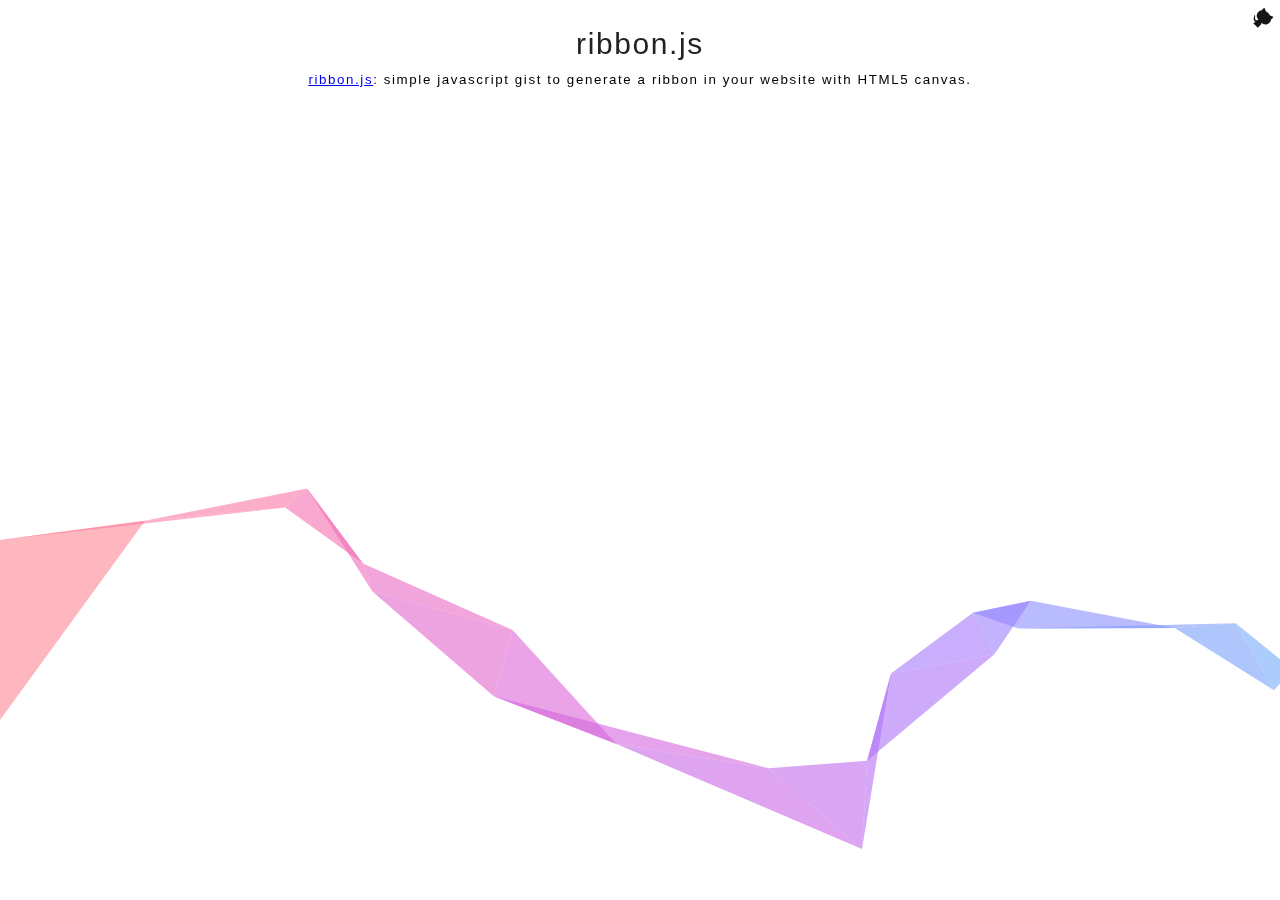
<file: plugins/ribbon.js/demo/index.html>
<!DOCTYPE html>
<html>

<head>
  <meta charset="utf-8">
  <meta http-equiv="X-UA-Compatible" content="IE=edge,chrome=1">
  <title>ribbon.js: Simple javascript gist to generate a ribbon in your website with HTML5 canvas.</title>
  <meta name="generator" content="hexo-theme-yilia-plus">
  <style type="text/css">
    * {
      font-family: Merriweather, Arial, sans-serif;
      letter-spacing: 0.1rem;
    }

    .content {
      text-align: center;
      padding: 10px 0px 20px;
    }

    .title {
      color: rgb(34, 34, 34);
      display: block;
      font-size: 30px;
      font-weight: 300;
      height: 32px;
      letter-spacing: 0.1rem;
      line-height: 52.5px;
      margin-bottom: 20px;
      margin-top: 0px;
      text-align: center;
    }

  </style>
</head>

<body>
  <div class="content">
    <h4 class="title">ribbon.js</h4>
    <small><a href="https://github.com/hustcc/ribbon.js">ribbon.js</a>: simple javascript gist to generate a ribbon in
      your website with HTML5 canvas.</small>
  </div>

  <script async type="text/javascript" size="90" alpha="0.6" zIndex="0" src="../ribbon.min.js"></script>
  <a target="_blank" href="https://github.com/hustcc/ribbon.js" class="github-corner" aria-label="ribbon.js"><svg
      width="50" height="50" viewBox="0 0 250 250"
      style="z-index:9999;fill:#fff; color:#151513; position: absolute; top: 0; border: 0; right: 0;"
      aria-hidden="true">
      <path d="M0,0 L115,115 L130,115 L142,142 L250,250 L250,0 Z"></path>
      <path
        d="M128.3,109.0 C113.8,99.7 119.0,89.6 119.0,89.6 C122.0,82.7 120.5,78.6 120.5,78.6 C119.2,72.0 123.4,76.3 123.4,76.3 C127.3,80.9 125.5,87.3 125.5,87.3 C122.9,97.6 130.6,101.9 134.4,103.2"
        fill="currentColor" style="transform-origin: 130px 106px;" class="octo-arm"></path>
      <path
        d="M115.0,115.0 C114.9,115.1 118.7,116.5 119.8,115.4 L133.7,101.6 C136.9,99.2 139.9,98.4 142.2,98.6 C133.8,88.0 127.5,74.4 143.8,58.0 C148.5,53.4 154.0,51.2 159.7,51.0 C160.3,49.4 163.2,43.6 171.4,40.1 C171.4,40.1 176.1,42.5 178.8,56.2 C183.1,58.6 187.2,61.8 190.9,65.4 C194.5,69.0 197.7,73.2 200.1,77.6 C213.8,80.2 216.3,84.9 216.3,84.9 C212.7,93.1 206.9,96.0 205.4,96.6 C205.1,102.4 203.0,107.8 198.3,112.5 C181.9,128.9 168.3,122.5 157.7,114.1 C157.9,116.9 156.7,120.9 152.7,124.9 L141.0,136.5 C139.8,137.7 141.6,141.9 141.8,141.8 Z"
        fill="currentColor" class="octo-body"></path>
    </svg></a>
</body>

</html>
</file>
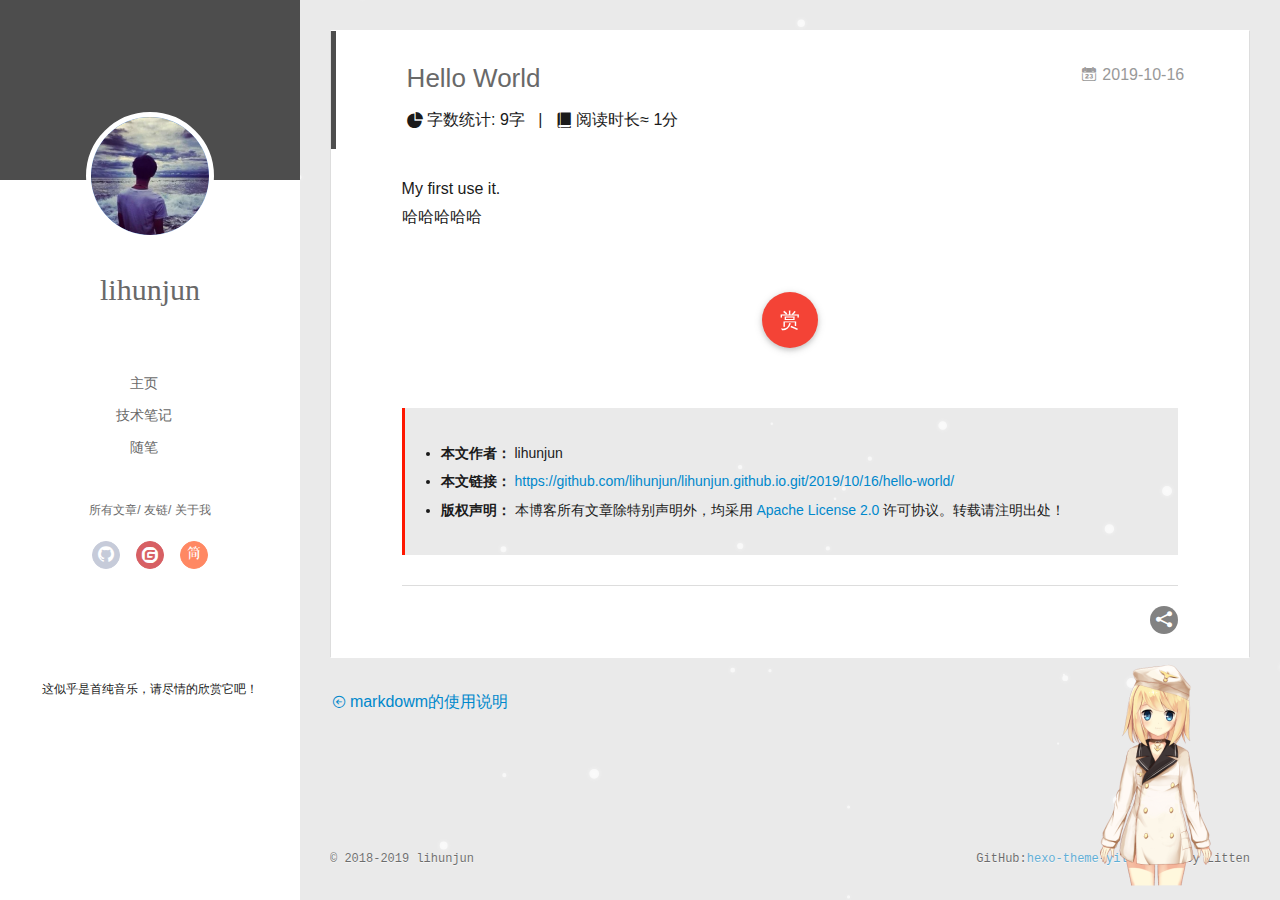
<file: 2019/10/16/hello-world/index.html>
<!DOCTYPE html>
<html>
<head>
  <meta charset="utf-8">
  
  <meta name="renderer" content="webkit">
  <meta http-equiv="X-UA-Compatible" content="IE=edge" >
  <link rel="dns-prefetch" href="https://github.com/lihunjun/lihunjun.github.io.git">
  <title>Hello World | lihunjun的博客</title>
  <meta name="generator" content="hexo-theme-yilia-plus">
  <meta name="viewport" content="width=device-width, initial-scale=1, maximum-scale=1">
  
  <meta name="description" content="My first use it.哈哈哈哈哈">
<meta property="og:type" content="article">
<meta property="og:title" content="Hello World">
<meta property="og:url" content="https:&#x2F;&#x2F;github.com&#x2F;lihunjun&#x2F;lihunjun.github.io.git&#x2F;2019&#x2F;10&#x2F;16&#x2F;hello-world&#x2F;index.html">
<meta property="og:site_name" content="lihunjun的博客">
<meta property="og:description" content="My first use it.哈哈哈哈哈">
<meta property="og:locale" content="zh-Hans">
<meta property="og:updated_time" content="2019-10-16T15:46:44.354Z">
<meta name="twitter:card" content="summary">
  
    <link rel="alternative" href="/atom.xml" title="lihunjun的博客" type="application/atom+xml">
  
  
    <link rel="icon" href="/favicon.ico">
  
  
    <link rel="apple-touch-icon" href="/apple-touch-icon-180x180.png">
  
  <link rel="stylesheet" type="text/css" href="/./main.826e88.css">
  <style type="text/css">
    
    #container.show {
      background: linear-gradient(200deg,#a0cfe4,#e8c37e);
    }
  </style>
  

  

  
  


  

</head>

<body>
  <div id="container" q-class="show:isCtnShow">
    <canvas id="anm-canvas" class="anm-canvas"></canvas>
    <div class="left-col" q-class="show:isShow">
      


<div class="overlay" style="background: #4d4d4d;"></div>
<div class="intrude-less">
	<header id="header" class="inner">
		<a href="/" class="profilepic">
			<img src="/img/touxiang.jpeg" class="js-avatar">
		</a>
		<hgroup>
		  <h1 class="header-author"><a href="/">lihunjun</a></h1>
		</hgroup>
		

		<nav class="header-menu">
			<ul>
			
				<li><a href="/" target="_blank">主页</a></li>
	        
				<li><a href="https://github.com/lihunjun" target="_blank">技术笔记</a></li>
	        
				<li><a href="/tags/%E9%9A%8F%E7%AC%94/" target="_blank">随笔</a></li>
	        
			</ul>
		</nav>
		<nav class="header-smart-menu">
    		
    			
    			<a q-on="click: openSlider(e, 'innerArchive')" href="javascript:void(0)">所有文章</a>
    			
            
    			
    			<a q-on="click: openSlider(e, 'friends')" href="javascript:void(0)">友链</a>
    			
            
    			
    			<a q-on="click: openSlider(e, 'aboutme')" href="javascript:void(0)">关于我</a>
    			
            
		</nav>
		<nav class="header-nav">
			<div class="social">
				
					<a class="github" href="#" title="GitHub" target="_blank"><i class="icon-github"></i></a>
		        
					<a class="gitee" href="#" title="码云" target="_blank"><i class="icon-gitee"></i></a>
		        
					<a class="jianshu" href="#" title="简书" target="_blank"><i class="icon-jianshu"></i></a>
		        
			</div>
		
			
			
			
			
			<div>
				<iframe frameborder="no" border="0" marginwidth="0" marginheight="0" width="240" height="86" src="//music.163.com/outchain/player?type=2&id=167947&auto=0&height=66"></iframe>
			</div>
			
				
				<p style="font-size: 12px;">这似乎是首纯音乐，请尽情的欣赏它吧！<p>
			
		
		</nav>
	</header>		
</div>

    </div>
    <div class="mid-col" q-class="show:isShow,hide:isShow|isFalse">
      
      
<nav id="mobile-nav">
  	<div class="overlay js-overlay" style="background: #4d4d4d"></div>
	<div class="btnctn js-mobile-btnctn">
  		<div class="slider-trigger list" q-on="click: openSlider(e)"><i class="icon icon-sort"></i></div>
	</div>
	<div class="intrude-less">
		<header id="header" class="inner">
			<div class="profilepic">
				<a href="/">
					<img src="/img/touxiang.jpeg" class="js-avatar">
				</a>
			</div>
			<hgroup>
			  <h1 class="header-author js-header-author">lihunjun</h1>
			</hgroup>
			
			
			
				
			
				
			
				
			
			
			
			<nav class="header-nav">
				<div class="social">
					
						<a class="github" target="_blank" href="#" title="GitHub"><i class="icon-github"></i></a>
			        
						<a class="gitee" target="_blank" href="#" title="码云"><i class="icon-gitee"></i></a>
			        
						<a class="jianshu" target="_blank" href="#" title="简书"><i class="icon-jianshu"></i></a>
			        
				</div>
			</nav>

			<nav class="header-menu js-header-menu">
				<ul style="width: 70%">
				
				
					<li style="width: 33.333333333333336%"><a href="/">主页</a></li>
		        
					<li style="width: 33.333333333333336%"><a href="https://github.com/lihunjun">技术笔记</a></li>
		        
					<li style="width: 33.333333333333336%"><a href="/tags/%E9%9A%8F%E7%AC%94/">随笔</a></li>
		        
				</ul>
			</nav>
		</header>				
	</div>
	<div class="mobile-mask" style="display:none" q-show="isShow"></div>
</nav>

      <div id="wrapper" class="body-wrap">
        <div class="menu-l">
          <div class="canvas-wrap">
            <canvas data-colors="#eaeaea" data-sectionHeight="100" data-contentId="js-content" id="myCanvas1"
              class="anm-canvas"></canvas>
          </div>
          <div id="js-content" class="content-ll">
            <article id="post-hello-world" class="article article-type-post " itemscope itemprop="blogPost">
  <div class="article-inner">
    
      <header class="article-header">
  
  
    <h1 class="article-title" itemprop="name">
      Hello World
    </h1>
  


  
  
        
        <span id="busuanzi_container_page_pv" style='display:none' class="archive-article-date">
              <i class="icon-smile icon"></i> 阅读数：<span id="busuanzi_value_page_pv"></span>次
        </span>

<a href="/2019/10/16/hello-world/" class="archive-article-date">
        <time datetime="2019-10-16T09:11:01.617Z" itemprop="datePublished"><i class="icon-calendar icon"></i>2019-10-16</time>
</a>

  
  
    
<div style="margin-top:10px;">
  <span class="post-time">
    <span class="post-meta-item-icon">
      <!-- fonts.scss -->
      <!-- 百度字体平台:http://fontstore.baidu.com/static/editor/index.html -->
      <i class="icon-statistics"></i>
      <span class="post-meta-item-text"> 字数统计:</span>
      <span class="post-count">9字</span>
    </span>
  </span>

  <span class="post-time">
    &nbsp; | &nbsp;
    <span class="post-meta-item-icon">
      <i class="icon-book icon"></i>
      <span class="post-meta-item-text"> 阅读时长≈</span>
      <span class="post-count">1分</span>
    </span>
  </span>
</div>


  
  </header>
  
  <div class="article-entry" itemprop="articleBody">
    
    <p>My first use it.<br>哈哈哈哈哈</p>

    

    
    <div class="page-reward">
      <a href="javascript:void(0);" class="page-reward-btn tooltip-top" target="_self">
        <div class="tooltip tooltip-east">
          <span class="tooltip-item">
            赏
          </span>
          <span class="tooltip-content">
            <span class="tooltip-text">
              <span class="tooltip-inner">
                <p class="reward-p"><i class="icon icon-quo-left"></i>谢谢你请我吃糖果<i
                    class="icon icon-quo-right"></i></p>
                <div class="reward-box">
                  
                  <div class="reward-box-item">
                    <img class="reward-img" src="/img/zihubao.jpg">
                    <span class="reward-type">支付宝</span>
                  </div>
                  
                  
                  <div class="reward-box-item">
                    <img class="reward-img" src="/img/wx.jpg">
                    <span class="reward-type">微信</span>
                  </div>
                  
                </div>
              </span>
            </span>
          </span>
        </div>
      </a>
    </div>
    

    
    <div class="declare"> 
      <ul class="post-copyright">
        <li>
          <strong>本文作者：</strong>
          lihunjun
        </li>
        <li>
          <strong>本文链接：</strong>
          <a href="https://github.com/lihunjun/lihunjun.github.io.git/2019/10/16/hello-world/" title="Hello World" target="_blank">https://github.com/lihunjun/lihunjun.github.io.git/2019/10/16/hello-world/</a>
        </li>
        <li>
          <strong>版权声明： </strong>
          本博客所有文章除特别声明外，均采用 <a href="https://www.apache.org/licenses/LICENSE-2.0.html" rel="external nofollow" target="_blank">Apache License 2.0</a> 许可协议。转载请注明出处！
        </li>
      </ul>
    </div>
    

  </div>
  <div class="article-info article-info-index">
    
    
    

    

    
    
<div class="share-btn share-icons tooltip-left">
  <div class="tooltip tooltip-east">
    <span class="tooltip-item">
      <a href="javascript:;" class="share-sns share-outer">
        <i class="icon icon-share"></i>
      </a>
    </span>
    <span class="tooltip-content">
      <div class="share-wrap">
        <div class="share-icons">
          <a class="weibo share-sns" href="javascript:;" data-type="weibo">
            <i class="icon icon-weibo"></i>
          </a>
          <!-- <a class="weixin share-sns wxFab" href="javascript:;" data-type="weixin">
            <i class="icon icon-weixin"></i>
          </a> -->
          <a class="qq share-sns" href="javascript:;" data-type="qq">
            <i class="icon icon-qq"></i>
          </a>
          <a class="douban share-sns" href="javascript:;" data-type="douban">
            <i class="icon icon-douban"></i>
          </a>
          <a class="qzone share-sns" href="javascript:;" data-type="qzone">
            <i class="icon icon-qzone"></i>
          </a>
          <a class="facebook share-sns" href="javascript:;" data-type="facebook">
            <i class="icon icon-facebook"></i>
          </a>
          <a class="twitter share-sns" href="javascript:;" data-type="twitter">
            <i class="icon icon-twitter"></i>
          </a>
          <a class="google share-sns" href="javascript:;" data-type="google">
            <i class="icon icon-google"></i>
          </a>
        </div>
      </div>
    </span>
  </div>
</div>

<div class="page-modal wx-share js-wx-box">
    <a class="close js-modal-close" href="javascript:;"><i class="icon icon-close"></i></a>
    <p>扫一扫，分享到微信</p>
    <div class="wx-qrcode">
     <!-- <img src="//pan.baidu.com/share/qrcode?url=https://github.com/lihunjun/lihunjun.github.io.git/2019/10/16/hello-world/" alt="微信分享二维码"> -->
    </div>
</div>

<div class="mask js-mask"></div>

    
    <div class="clearfix"></div>
  </div>
  </div>
</article>


<nav id="article-nav">
  
    <a href="/2019/10/17/markdown%E7%9A%84%E4%BD%BF%E7%94%A8%E8%AF%B4%E6%98%8E/" id="article-nav-newer" class="article-nav-link-wrap">
      <i class="icon-circle-left"></i>
      <div class="article-nav-title">
        
          markdowm的使用说明
        
      </div>
    </a>
  
  
</nav>


<aside class="wrap-side-operation">
    <div class="mod-side-operation">
        
        <div class="jump-container" id="js-jump-container" style="display:none;">
            <a href="javascript:void(0)" class="mod-side-operation__jump-to-top">
                <i class="icon-font icon-back"></i>
            </a>
            <div id="js-jump-plan-container" class="jump-plan-container" style="top: -11px;">
                <i class="icon-font icon-plane jump-plane"></i>
            </div>
        </div>
        
        
    </div>
</aside>














          </div>
        </div>
      </div>
      <footer id="footer">
  <div class="outer">
    <div id="footer-info">
    	<div class="footer-left">
    		&copy; 2018-2019 lihunjun
    	</div>
      	<div class="footer-right">
			
			
      		GitHub:<a href="https://github.com/JoeyBling/hexo-theme-yilia-plus" target="_blank">hexo-theme-yilia-plus</a> by Litten
      	</div>
    </div>
  </div>
  
  
	<script src="/lib/busuanzi.pure.js"></script>
	
  
  
	
	<span id="busuanzi_container_site_pv" style="display:none">
		本站总访问量<span id="busuanzi_value_site_pv"></span>次	
	        <span class="post-meta-divider" >|</span>
	</span>
  	<span id="busuanzi_container_site_uv" style='display:none'>
  		本站访客数<span id="busuanzi_value_site_uv"></span>人
  	</span>
  
</footer>

    </div>
    <script>
	var yiliaConfig = {
		mathjax: false,
		isHome: false,
		isPost: true,
		isArchive: false,
		isTag: false,
		isCategory: false,
		open_in_new: true,
		toc_hide_index: true,
		root: "/",
		innerArchive: true,
		showTags: true
	}
</script>

<script>!function(r){function e(t){if(i[t])return i[t].exports;var n=i[t]={exports:{},id:t,loaded:!1};return r[t].call(n.exports,n,n.exports,e),n.loaded=!0,n.exports}var i={};e.m=r,e.c=i,e.p="./",e(0)}([function(t,n,r){r(208),t.exports=r(205)},function(t,n,r){var d=r(3),y=r(46),g=r(26),b=r(27),x=r(47),m="prototype",S=function(t,n,r){var e,i,o,u,c=t&S.F,f=t&S.G,a=t&S.S,s=t&S.P,l=t&S.B,h=f?d:a?d[n]||(d[n]={}):(d[n]||{})[m],v=f?y:y[n]||(y[n]={}),p=v[m]||(v[m]={});for(e in f&&(r=n),r)o=((i=!c&&h&&void 0!==h[e])?h:r)[e],u=l&&i?x(o,d):s&&"function"==typeof o?x(Function.call,o):o,h&&b(h,e,o,t&S.U),v[e]!=o&&g(v,e,u),s&&p[e]!=o&&(p[e]=o)};d.core=y,S.F=1,S.G=2,S.S=4,S.P=8,S.B=16,S.W=32,S.U=64,S.R=128,t.exports=S},function(t,n,r){var e=r(5);t.exports=function(t){if(!e(t))throw TypeError(t+" is not an object!");return t}},function(t,n){var r=t.exports="undefined"!=typeof window&&window.Math==Math?window:"undefined"!=typeof self&&self.Math==Math?self:Function("return this")();"number"==typeof __g&&(__g=r)},function(t,n){t.exports=function(t){try{return!!t()}catch(t){return!0}}},function(t,n){t.exports=function(t){return"object"==typeof t?null!==t:"function"==typeof t}},function(t,n){var r=t.exports="undefined"!=typeof window&&window.Math==Math?window:"undefined"!=typeof self&&self.Math==Math?self:Function("return this")();"number"==typeof __g&&(__g=r)},function(t,n,r){var e=r(118)("wks"),i=r(79),o=r(3).Symbol,u="function"==typeof o;(t.exports=function(t){return e[t]||(e[t]=u&&o[t]||(u?o:i)("Symbol."+t))}).store=e},function(t,n,r){var e=r(49),i=Math.min;t.exports=function(t){return 0<t?i(e(t),9007199254740991):0}},function(t,n){var r={}.hasOwnProperty;t.exports=function(t,n){return r.call(t,n)}},function(t,n,r){t.exports=!r(4)(function(){return 7!=Object.defineProperty({},"a",{get:function(){return 7}}).a})},function(t,n,r){var e=r(2),i=r(174),o=r(53),u=Object.defineProperty;n.f=r(10)?Object.defineProperty:function(t,n,r){if(e(t),n=o(n,!0),e(r),i)try{return u(t,n,r)}catch(t){}if("get"in r||"set"in r)throw TypeError("Accessors not supported!");return"value"in r&&(t[n]=r.value),t}},function(t,n,r){t.exports=!r(20)(function(){return 7!=Object.defineProperty({},"a",{get:function(){return 7}}).a})},function(t,n,r){var e=r(14),i=r(24);t.exports=r(12)?function(t,n,r){return e.f(t,n,i(1,r))}:function(t,n,r){return t[n]=r,t}},function(t,n,r){var e=r(22),i=r(60),o=r(42),u=Object.defineProperty;n.f=r(12)?Object.defineProperty:function(t,n,r){if(e(t),n=o(n,!0),e(r),i)try{return u(t,n,r)}catch(t){}if("get"in r||"set"in r)throw TypeError("Accessors not supported!");return"value"in r&&(t[n]=r.value),t}},function(t,n,r){var e=r(96),i=r(34);t.exports=function(t){return e(i(t))}},function(t,n,r){var e=r(40)("wks"),i=r(25),o=r(6).Symbol,u="function"==typeof o;(t.exports=function(t){return e[t]||(e[t]=u&&o[t]||(u?o:i)("Symbol."+t))}).store=e},function(t,n,r){var e=r(51);t.exports=function(t){return Object(e(t))}},function(t,n){t.exports=function(t){return"object"==typeof t?null!==t:"function"==typeof t}},function(t,n){var r=t.exports={version:"2.6.9"};"number"==typeof __e&&(__e=r)},function(t,n){t.exports=function(t){try{return!!t()}catch(t){return!0}}},function(t,n){t.exports=function(t){if("function"!=typeof t)throw TypeError(t+" is not a function!");return t}},function(t,n,r){var e=r(18);t.exports=function(t){if(!e(t))throw TypeError(t+" is not an object!");return t}},function(t,n){t.exports=!0},function(t,n){t.exports=function(t,n){return{enumerable:!(1&t),configurable:!(2&t),writable:!(4&t),value:n}}},function(t,n){var r=0,e=Math.random();t.exports=function(t){return"Symbol(".concat(void 0===t?"":t,")_",(++r+e).toString(36))}},function(t,n,r){var e=r(11),i=r(75);t.exports=r(10)?function(t,n,r){return e.f(t,n,i(1,r))}:function(t,n,r){return t[n]=r,t}},function(t,n,r){var o=r(3),u=r(26),c=r(30),f=r(79)("src"),e=r(219),i="toString",a=(""+e).split(i);r(46).inspectSource=function(t){return e.call(t)},(t.exports=function(t,n,r,e){var i="function"==typeof r;i&&(c(r,"name")||u(r,"name",n)),t[n]!==r&&(i&&(c(r,f)||u(r,f,t[n]?""+t[n]:a.join(String(n)))),t===o?t[n]=r:e?t[n]?t[n]=r:u(t,n,r):(delete t[n],u(t,n,r)))})(Function.prototype,i,function(){return"function"==typeof this&&this[f]||e.call(this)})},function(t,n,r){var e=r(1),i=r(4),u=r(51),c=/"/g,o=function(t,n,r,e){var i=String(u(t)),o="<"+n;return""!==r&&(o+=" "+r+'="'+String(e).replace(c,"&quot;")+'"'),o+">"+i+"</"+n+">"};t.exports=function(n,t){var r={};r[n]=t(o),e(e.P+e.F*i(function(){var t=""[n]('"');return t!==t.toLowerCase()||3<t.split('"').length}),"String",r)}},function(t,n,r){var e=r(65),i=r(35);t.exports=Object.keys||function(t){return e(t,i)}},function(t,n){var r={}.hasOwnProperty;t.exports=function(t,n){return r.call(t,n)}},function(t,n,r){var e=r(117),i=r(75),o=r(33),u=r(53),c=r(30),f=r(174),a=Object.getOwnPropertyDescriptor;n.f=r(10)?a:function(t,n){if(t=o(t),n=u(n,!0),f)try{return a(t,n)}catch(t){}if(c(t,n))return i(!e.f.call(t,n),t[n])}},function(t,n,r){var e=r(30),i=r(17),o=r(154)("IE_PROTO"),u=Object.prototype;t.exports=Object.getPrototypeOf||function(t){return t=i(t),e(t,o)?t[o]:"function"==typeof t.constructor&&t instanceof t.constructor?t.constructor.prototype:t instanceof Object?u:null}},function(t,n,r){var e=r(116),i=r(51);t.exports=function(t){return e(i(t))}},function(t,n){t.exports=function(t){if(null==t)throw TypeError("Can't call method on  "+t);return t}},function(t,n){t.exports="constructor,hasOwnProperty,isPrototypeOf,propertyIsEnumerable,toLocaleString,toString,valueOf".split(",")},function(t,n){t.exports={}},function(t,n){n.f={}.propertyIsEnumerable},function(t,n,r){var e=r(14).f,i=r(9),o=r(16)("toStringTag");t.exports=function(t,n,r){t&&!i(t=r?t:t.prototype,o)&&e(t,o,{configurable:!0,value:n})}},function(t,n,r){var e=r(40)("keys"),i=r(25);t.exports=function(t){return e[t]||(e[t]=i(t))}},function(t,n,r){var e=r(19),i=r(6),o="__core-js_shared__",u=i[o]||(i[o]={});(t.exports=function(t,n){return u[t]||(u[t]=void 0!==n?n:{})})("versions",[]).push({version:e.version,mode:r(23)?"pure":"global",copyright:"© 2019 Denis Pushkarev (zloirock.ru)"})},function(t,n){var r=Math.ceil,e=Math.floor;t.exports=function(t){return isNaN(t=+t)?0:(0<t?e:r)(t)}},function(t,n,r){var i=r(18);t.exports=function(t,n){if(!i(t))return t;var r,e;if(n&&"function"==typeof(r=t.toString)&&!i(e=r.call(t)))return e;if("function"==typeof(r=t.valueOf)&&!i(e=r.call(t)))return e;if(!n&&"function"==typeof(r=t.toString)&&!i(e=r.call(t)))return e;throw TypeError("Can't convert object to primitive value")}},function(t,n,r){var e=r(6),i=r(19),o=r(23),u=r(44),c=r(14).f;t.exports=function(t){var n=i.Symbol||(i.Symbol=o?{}:e.Symbol||{});"_"==t.charAt(0)||t in n||c(n,t,{value:u.f(t)})}},function(t,n,r){n.f=r(16)},function(t,n){var r={}.toString;t.exports=function(t){return r.call(t).slice(8,-1)}},function(t,n){var r=t.exports={version:"2.6.9"};"number"==typeof __e&&(__e=r)},function(t,n,r){var o=r(21);t.exports=function(e,i,t){if(o(e),void 0===i)return e;switch(t){case 1:return function(t){return e.call(i,t)};case 2:return function(t,n){return e.call(i,t,n)};case 3:return function(t,n,r){return e.call(i,t,n,r)}}return function(){return e.apply(i,arguments)}}},function(t,n,r){"use strict";var e=r(4);t.exports=function(t,n){return!!t&&e(function(){n?t.call(null,function(){},1):t.call(null)})}},function(t,n){var r=Math.ceil,e=Math.floor;t.exports=function(t){return isNaN(t=+t)?0:(0<t?e:r)(t)}},function(t,n,r){var x=r(47),m=r(116),S=r(17),w=r(8),e=r(138);t.exports=function(l,t){var h=1==l,v=2==l,p=3==l,d=4==l,y=6==l,g=5==l||y,b=t||e;return function(t,n,r){for(var e,i,o=S(t),u=m(o),c=x(n,r,3),f=w(u.length),a=0,s=h?b(t,f):v?b(t,0):void 0;a<f;a++)if((g||a in u)&&(i=c(e=u[a],a,o),l))if(h)s[a]=i;else if(i)switch(l){case 3:return!0;case 5:return e;case 6:return a;case 2:s.push(e)}else if(d)return!1;return y?-1:p||d?d:s}}},function(t,n){t.exports=function(t){if(null==t)throw TypeError("Can't call method on  "+t);return t}},function(t,n,r){var i=r(1),o=r(46),u=r(4);t.exports=function(t,n){var r=(o.Object||{})[t]||Object[t],e={};e[t]=n(r),i(i.S+i.F*u(function(){r(1)}),"Object",e)}},function(t,n,r){var i=r(5);t.exports=function(t,n){if(!i(t))return t;var r,e;if(n&&"function"==typeof(r=t.toString)&&!i(e=r.call(t)))return e;if("function"==typeof(r=t.valueOf)&&!i(e=r.call(t)))return e;if(!n&&"function"==typeof(r=t.toString)&&!i(e=r.call(t)))return e;throw TypeError("Can't convert object to primitive value")}},function(t,n,r){var d=r(6),y=r(19),g=r(93),b=r(13),x=r(9),m="prototype",S=function(t,n,r){var e,i,o,u=t&S.F,c=t&S.G,f=t&S.S,a=t&S.P,s=t&S.B,l=t&S.W,h=c?y:y[n]||(y[n]={}),v=h[m],p=c?d:f?d[n]:(d[n]||{})[m];for(e in c&&(r=n),r)(i=!u&&p&&void 0!==p[e])&&x(h,e)||(o=i?p[e]:r[e],h[e]=c&&"function"!=typeof p[e]?r[e]:s&&i?g(o,d):l&&p[e]==o?function(e){var t=function(t,n,r){if(this instanceof e){switch(arguments.length){case 0:return new e;case 1:return new e(t);case 2:return new e(t,n)}return new e(t,n,r)}return e.apply(this,arguments)};return t[m]=e[m],t}(o):a&&"function"==typeof o?g(Function.call,o):o,a&&((h.virtual||(h.virtual={}))[e]=o,t&S.R&&v&&!v[e]&&b(v,e,o)))};S.F=1,S.G=2,S.S=4,S.P=8,S.B=16,S.W=32,S.U=64,S.R=128,t.exports=S},function(t,n,r){var e=r(34);t.exports=function(t){return Object(e(t))}},function(t,n,r){var o=r(196),e=r(1),i=r(118)("metadata"),u=i.store||(i.store=new(r(200))),c=function(t,n,r){var e=u.get(t);if(!e){if(!r)return;u.set(t,e=new o)}var i=e.get(n);if(!i){if(!r)return;e.set(n,i=new o)}return i};t.exports={store:u,map:c,has:function(t,n,r){var e=c(n,r,!1);return void 0!==e&&e.has(t)},get:function(t,n,r){var e=c(n,r,!1);return void 0===e?void 0:e.get(t)},set:function(t,n,r,e){c(r,e,!0).set(t,n)},keys:function(t,n){var r=c(t,n,!1),e=[];return r&&r.forEach(function(t,n){e.push(n)}),e},key:function(t){return void 0===t||"symbol"==typeof t?t:String(t)},exp:function(t){e(e.S,"Reflect",t)}}},function(t,n,r){"use strict";if(r(10)){var g=r(68),b=r(3),x=r(4),m=r(1),S=r(132),e=r(159),h=r(47),w=r(70),i=r(75),_=r(26),o=r(76),u=r(49),O=r(8),E=r(194),c=r(78),f=r(53),a=r(30),M=r(81),P=r(5),v=r(17),p=r(145),j=r(72),F=r(32),A=r(73).f,d=r(161),s=r(79),l=r(7),y=r(50),I=r(120),L=r(119),N=r(162),T=r(82),k=r(125),R=r(77),C=r(137),D=r(166),G=r(11),W=r(31),U=G.f,V=W.f,B=b.RangeError,q=b.TypeError,z=b.Uint8Array,K="ArrayBuffer",H="Shared"+K,J="BYTES_PER_ELEMENT",$="prototype",Y=Array[$],X=e.ArrayBuffer,Q=e.DataView,Z=y(0),tt=y(2),nt=y(3),rt=y(4),et=y(5),it=y(6),ot=I(!0),ut=I(!1),ct=N.values,ft=N.keys,at=N.entries,st=Y.lastIndexOf,lt=Y.reduce,ht=Y.reduceRight,vt=Y.join,pt=Y.sort,dt=Y.slice,yt=Y.toString,gt=Y.toLocaleString,bt=l("iterator"),xt=l("toStringTag"),mt=s("typed_constructor"),St=s("def_constructor"),wt=S.CONSTR,_t=S.TYPED,Ot=S.VIEW,Et="Wrong length!",Mt=y(1,function(t,n){return It(L(t,t[St]),n)}),Pt=x(function(){return 1===new z(new Uint16Array([1]).buffer)[0]}),jt=!!z&&!!z[$].set&&x(function(){new z(1).set({})}),Ft=function(t,n){var r=u(t);if(r<0||r%n)throw B("Wrong offset!");return r},At=function(t){if(P(t)&&_t in t)return t;throw q(t+" is not a typed array!")},It=function(t,n){if(!(P(t)&&mt in t))throw q("It is not a typed array constructor!");return new t(n)},Lt=function(t,n){return Nt(L(t,t[St]),n)},Nt=function(t,n){for(var r=0,e=n.length,i=It(t,e);r<e;)i[r]=n[r++];return i},Tt=function(t,n,r){U(t,n,{get:function(){return this._d[r]}})},kt=function(t){var n,r,e,i,o,u,c=v(t),f=arguments.length,a=1<f?arguments[1]:void 0,s=void 0!==a,l=d(c);if(null!=l&&!p(l)){for(u=l.call(c),e=[],n=0;!(o=u.next()).done;n++)e.push(o.value);c=e}for(s&&2<f&&(a=h(a,arguments[2],2)),n=0,r=O(c.length),i=It(this,r);n<r;n++)i[n]=s?a(c[n],n):c[n];return i},Rt=function(){for(var t=0,n=arguments.length,r=It(this,n);t<n;)r[t]=arguments[t++];return r},Ct=!!z&&x(function(){gt.call(new z(1))}),Dt=function(){return gt.apply(Ct?dt.call(At(this)):At(this),arguments)},Gt={copyWithin:function(t,n){return D.call(At(this),t,n,2<arguments.length?arguments[2]:void 0)},every:function(t){return rt(At(this),t,1<arguments.length?arguments[1]:void 0)},fill:function(t){return C.apply(At(this),arguments)},filter:function(t){return Lt(this,tt(At(this),t,1<arguments.length?arguments[1]:void 0))},find:function(t){return et(At(this),t,1<arguments.length?arguments[1]:void 0)},findIndex:function(t){return it(At(this),t,1<arguments.length?arguments[1]:void 0)},forEach:function(t){Z(At(this),t,1<arguments.length?arguments[1]:void 0)},indexOf:function(t){return ut(At(this),t,1<arguments.length?arguments[1]:void 0)},includes:function(t){return ot(At(this),t,1<arguments.length?arguments[1]:void 0)},join:function(t){return vt.apply(At(this),arguments)},lastIndexOf:function(t){return st.apply(At(this),arguments)},map:function(t){return Mt(At(this),t,1<arguments.length?arguments[1]:void 0)},reduce:function(t){return lt.apply(At(this),arguments)},reduceRight:function(t){return ht.apply(At(this),arguments)},reverse:function(){for(var t,n=this,r=At(n).length,e=Math.floor(r/2),i=0;i<e;)t=n[i],n[i++]=n[--r],n[r]=t;return n},some:function(t){return nt(At(this),t,1<arguments.length?arguments[1]:void 0)},sort:function(t){return pt.call(At(this),t)},subarray:function(t,n){var r=At(this),e=r.length,i=c(t,e);return new(L(r,r[St]))(r.buffer,r.byteOffset+i*r.BYTES_PER_ELEMENT,O((void 0===n?e:c(n,e))-i))}},Wt=function(t,n){return Lt(this,dt.call(At(this),t,n))},Ut=function(t){At(this);var n=Ft(arguments[1],1),r=this.length,e=v(t),i=O(e.length),o=0;if(r<i+n)throw B(Et);for(;o<i;)this[n+o]=e[o++]},Vt={entries:function(){return at.call(At(this))},keys:function(){return ft.call(At(this))},values:function(){return ct.call(At(this))}},Bt=function(t,n){return P(t)&&t[_t]&&"symbol"!=typeof n&&n in t&&String(+n)==String(n)},qt=function(t,n){return Bt(t,n=f(n,!0))?i(2,t[n]):V(t,n)},zt=function(t,n,r){return!(Bt(t,n=f(n,!0))&&P(r)&&a(r,"value"))||a(r,"get")||a(r,"set")||r.configurable||a(r,"writable")&&!r.writable||a(r,"enumerable")&&!r.enumerable?U(t,n,r):(t[n]=r.value,t)};wt||(W.f=qt,G.f=zt),m(m.S+m.F*!wt,"Object",{getOwnPropertyDescriptor:qt,defineProperty:zt}),x(function(){yt.call({})})&&(yt=gt=function(){return vt.call(this)});var Kt=o({},Gt);o(Kt,Vt),_(Kt,bt,Vt.values),o(Kt,{slice:Wt,set:Ut,constructor:function(){},toString:yt,toLocaleString:Dt}),Tt(Kt,"buffer","b"),Tt(Kt,"byteOffset","o"),Tt(Kt,"byteLength","l"),Tt(Kt,"length","e"),U(Kt,xt,{get:function(){return this[_t]}}),t.exports=function(t,l,n,o){var h=t+((o=!!o)?"Clamped":"")+"Array",r="get"+t,u="set"+t,v=b[h],c=v||{},e=v&&F(v),i=!v||!S.ABV,f={},a=v&&v[$],p=function(t,i){U(t,i,{get:function(){return t=i,(n=this._d).v[r](t*l+n.o,Pt);var t,n},set:function(t){return n=i,r=t,e=this._d,o&&(r=(r=Math.round(r))<0?0:255<r?255:255&r),void e.v[u](n*l+e.o,r,Pt);var n,r,e},enumerable:!0})};i?(v=n(function(t,n,r,e){w(t,v,h,"_d");var i,o,u,c,f=0,a=0;if(P(n)){if(!(n instanceof X||(c=M(n))==K||c==H))return _t in n?Nt(v,n):kt.call(v,n);i=n,a=Ft(r,l);var s=n.byteLength;if(void 0===e){if(s%l)throw B(Et);if((o=s-a)<0)throw B(Et)}else if(s<(o=O(e)*l)+a)throw B(Et);u=o/l}else u=E(n),i=new X(o=u*l);for(_(t,"_d",{b:i,o:a,l:o,e:u,v:new Q(i)});f<u;)p(t,f++)}),a=v[$]=j(Kt),_(a,"constructor",v)):x(function(){v(1)})&&x(function(){new v(-1)})&&k(function(t){new v,new v(null),new v(1.5),new v(t)},!0)||(v=n(function(t,n,r,e){var i;return w(t,v,h),P(n)?n instanceof X||(i=M(n))==K||i==H?void 0!==e?new c(n,Ft(r,l),e):void 0!==r?new c(n,Ft(r,l)):new c(n):_t in n?Nt(v,n):kt.call(v,n):new c(E(n))}),Z(e!==Function.prototype?A(c).concat(A(e)):A(c),function(t){t in v||_(v,t,c[t])}),v[$]=a,g||(a.constructor=v));var s=a[bt],d=!!s&&("values"==s.name||null==s.name),y=Vt.values;_(v,mt,!0),_(a,_t,h),_(a,Ot,!0),_(a,St,v),(o?new v(1)[xt]==h:xt in a)||U(a,xt,{get:function(){return h}}),f[h]=v,m(m.G+m.W+m.F*(v!=c),f),m(m.S,h,{BYTES_PER_ELEMENT:l}),m(m.S+m.F*x(function(){c.of.call(v,1)}),h,{from:kt,of:Rt}),J in a||_(a,J,l),m(m.P,h,Gt),R(h),m(m.P+m.F*jt,h,{set:Ut}),m(m.P+m.F*!d,h,Vt),g||a.toString==yt||(a.toString=yt),m(m.P+m.F*x(function(){new v(1).slice()}),h,{slice:Wt}),m(m.P+m.F*(x(function(){return[1,2].toLocaleString()!=new v([1,2]).toLocaleString()})||!x(function(){a.toLocaleString.call([1,2])})),h,{toLocaleString:Dt}),T[h]=d?s:y,g||d||_(a,bt,y)}}else t.exports=function(){}},function(t,n){var r={}.toString;t.exports=function(t){return r.call(t).slice(8,-1)}},function(t,n,r){var e=r(18),i=r(6).document,o=e(i)&&e(i.createElement);t.exports=function(t){return o?i.createElement(t):{}}},function(t,n,r){t.exports=!r(12)&&!r(20)(function(){return 7!=Object.defineProperty(r(59)("div"),"a",{get:function(){return 7}}).a})},function(t,n,r){"use strict";var x=r(23),m=r(54),S=r(66),w=r(13),_=r(36),O=r(98),E=r(38),M=r(104),P=r(16)("iterator"),j=!([].keys&&"next"in[].keys()),F="values",A=function(){return this};t.exports=function(t,n,r,e,i,o,u){O(r,n,e);var c,f,a,s=function(t){if(!j&&t in p)return p[t];switch(t){case"keys":case F:return function(){return new r(this,t)}}return function(){return new r(this,t)}},l=n+" Iterator",h=i==F,v=!1,p=t.prototype,d=p[P]||p["@@iterator"]||i&&p[i],y=d||s(i),g=i?h?s("entries"):y:void 0,b="Array"==n&&p.entries||d;if(b&&((a=M(b.call(new t)))!==Object.prototype&&a.next&&(E(a,l,!0),x||"function"==typeof a[P]||w(a,P,A))),h&&d&&d.name!==F&&(v=!0,y=function(){return d.call(this)}),x&&!u||!j&&!v&&p[P]||w(p,P,y),_[n]=y,_[l]=A,i)if(c={values:h?y:s(F),keys:o?y:s("keys"),entries:g},u)for(f in c)f in p||S(p,f,c[f]);else m(m.P+m.F*(j||v),n,c);return c}},function(t,n,e){var i=e(22),o=e(101),u=e(35),c=e(39)("IE_PROTO"),f=function(){},a="prototype",s=function(){var t,n=e(59)("iframe"),r=u.length;for(n.style.display="none",e(95).appendChild(n),n.src="javascript:",(t=n.contentWindow.document).open(),t.write("<script>document.F=Object<\/script>"),t.close(),s=t.F;r--;)delete s[a][u[r]];return s()};t.exports=Object.create||function(t,n){var r;return null!==t?(f[a]=i(t),r=new f,f[a]=null,r[c]=t):r=s(),void 0===n?r:o(r,n)}},function(t,n,r){var e=r(65),i=r(35).concat("length","prototype");n.f=Object.getOwnPropertyNames||function(t){return e(t,i)}},function(t,n){n.f=Object.getOwnPropertySymbols},function(t,n,r){var u=r(9),c=r(15),f=r(92)(!1),a=r(39)("IE_PROTO");t.exports=function(t,n){var r,e=c(t),i=0,o=[];for(r in e)r!=a&&u(e,r)&&o.push(r);for(;n.length>i;)u(e,r=n[i++])&&(~f(o,r)||o.push(r));return o}},function(t,n,r){t.exports=r(13)},function(t,n,r){var e=r(7)("unscopables"),i=Array.prototype;null==i[e]&&r(26)(i,e,{}),t.exports=function(t){i[e][t]=!0}},function(t,n){t.exports=!1},function(t,n,r){var e=r(79)("meta"),i=r(5),o=r(30),u=r(11).f,c=0,f=Object.isExtensible||function(){return!0},a=!r(4)(function(){return f(Object.preventExtensions({}))}),s=function(t){u(t,e,{value:{i:"O"+ ++c,w:{}}})},l=t.exports={KEY:e,NEED:!1,fastKey:function(t,n){if(!i(t))return"symbol"==typeof t?t:("string"==typeof t?"S":"P")+t;if(!o(t,e)){if(!f(t))return"F";if(!n)return"E";s(t)}return t[e].i},getWeak:function(t,n){if(!o(t,e)){if(!f(t))return!0;if(!n)return!1;s(t)}return t[e].w},onFreeze:function(t){return a&&l.NEED&&f(t)&&!o(t,e)&&s(t),t}}},function(t,n){t.exports=function(t,n,r,e){if(!(t instanceof n)||void 0!==e&&e in t)throw TypeError(r+": incorrect invocation!");return t}},function(t,n,r){var h=r(47),v=r(177),p=r(145),d=r(2),y=r(8),g=r(161),b={},x={};(n=t.exports=function(t,n,r,e,i){var o,u,c,f,a=i?function(){return t}:g(t),s=h(r,e,n?2:1),l=0;if("function"!=typeof a)throw TypeError(t+" is not iterable!");if(p(a)){for(o=y(t.length);l<o;l++)if((f=n?s(d(u=t[l])[0],u[1]):s(t[l]))===b||f===x)return f}else for(c=a.call(t);!(u=c.next()).done;)if((f=v(c,s,u.value,n))===b||f===x)return f}).BREAK=b,n.RETURN=x},function(t,n,e){var i=e(2),o=e(183),u=e(141),c=e(154)("IE_PROTO"),f=function(){},a="prototype",s=function(){var t,n=e(140)("iframe"),r=u.length;for(n.style.display="none",e(143).appendChild(n),n.src="javascript:",(t=n.contentWindow.document).open(),t.write("<script>document.F=Object<\/script>"),t.close(),s=t.F;r--;)delete s[a][u[r]];return s()};t.exports=Object.create||function(t,n){var r;return null!==t?(f[a]=i(t),r=new f,f[a]=null,r[c]=t):r=s(),void 0===n?r:o(r,n)}},function(t,n,r){var e=r(185),i=r(141).concat("length","prototype");n.f=Object.getOwnPropertyNames||function(t){return e(t,i)}},function(t,n,r){var e=r(185),i=r(141);t.exports=Object.keys||function(t){return e(t,i)}},function(t,n){t.exports=function(t,n){return{enumerable:!(1&t),configurable:!(2&t),writable:!(4&t),value:n}}},function(t,n,r){var i=r(27);t.exports=function(t,n,r){for(var e in n)i(t,e,n[e],r);return t}},function(t,n,r){"use strict";var e=r(3),i=r(11),o=r(10),u=r(7)("species");t.exports=function(t){var n=e[t];o&&n&&!n[u]&&i.f(n,u,{configurable:!0,get:function(){return this}})}},function(t,n,r){var e=r(49),i=Math.max,o=Math.min;t.exports=function(t,n){return(t=e(t))<0?i(t+n,0):o(t,n)}},function(t,n){var r=0,e=Math.random();t.exports=function(t){return"Symbol(".concat(void 0===t?"":t,")_",(++r+e).toString(36))}},function(t,n,r){var e=r(5);t.exports=function(t,n){if(!e(t)||t._t!==n)throw TypeError("Incompatible receiver, "+n+" required!");return t}},function(t,n,r){var i=r(45),o=r(7)("toStringTag"),u="Arguments"==i(function(){return arguments}());t.exports=function(t){var n,r,e;return void 0===t?"Undefined":null===t?"Null":"string"==typeof(r=function(t,n){try{return t[n]}catch(t){}}(n=Object(t),o))?r:u?i(n):"Object"==(e=i(n))&&"function"==typeof n.callee?"Arguments":e}},function(t,n){t.exports={}},function(t,n,r){var e=r(11).f,i=r(30),o=r(7)("toStringTag");t.exports=function(t,n,r){t&&!i(t=r?t:t.prototype,o)&&e(t,o,{configurable:!0,value:n})}},function(t,n,r){var u=r(1),e=r(51),c=r(4),f=r(157),i="["+f+"]",o=RegExp("^"+i+i+"*"),a=RegExp(i+i+"*$"),s=function(t,n,r){var e={},i=c(function(){return!!f[t]()||"​"!="​"[t]()}),o=e[t]=i?n(l):f[t];r&&(e[r]=o),u(u.P+u.F*i,"String",e)},l=s.trim=function(t,n){return t=String(e(t)),1&n&&(t=t.replace(o,"")),2&n&&(t=t.replace(a,"")),t};t.exports=s},function(t,n,r){t.exports={default:r(88),__esModule:!0}},function(t,n,r){t.exports={default:r(89),__esModule:!0}},function(t,n,r){"use strict";function e(t){return t&&t.__esModule?t:{default:t}}n.__esModule=!0;var i=e(r(86)),o=e(r(85)),u="function"==typeof o.default&&"symbol"==typeof i.default?function(t){return typeof t}:function(t){return t&&"function"==typeof o.default&&t.constructor===o.default&&t!==o.default.prototype?"symbol":typeof t};n.default="function"==typeof o.default&&"symbol"===u(i.default)?function(t){return void 0===t?"undefined":u(t)}:function(t){return t&&"function"==typeof o.default&&t.constructor===o.default&&t!==o.default.prototype?"symbol":void 0===t?"undefined":u(t)}},function(t,n,r){r(111),r(109),r(112),r(113),t.exports=r(19).Symbol},function(t,n,r){r(110),r(114),t.exports=r(44).f("iterator")},function(t,n){t.exports=function(t){if("function"!=typeof t)throw TypeError(t+" is not a function!");return t}},function(t,n){t.exports=function(){}},function(t,n,r){var f=r(15),a=r(107),s=r(106);t.exports=function(c){return function(t,n,r){var e,i=f(t),o=a(i.length),u=s(r,o);if(c&&n!=n){for(;u<o;)if((e=i[u++])!=e)return!0}else for(;u<o;u++)if((c||u in i)&&i[u]===n)return c||u||0;return!c&&-1}}},function(t,n,r){var o=r(90);t.exports=function(e,i,t){if(o(e),void 0===i)return e;switch(t){case 1:return function(t){return e.call(i,t)};case 2:return function(t,n){return e.call(i,t,n)};case 3:return function(t,n,r){return e.call(i,t,n,r)}}return function(){return e.apply(i,arguments)}}},function(t,n,r){var c=r(29),f=r(64),a=r(37);t.exports=function(t){var n=c(t),r=f.f;if(r)for(var e,i=r(t),o=a.f,u=0;i.length>u;)o.call(t,e=i[u++])&&n.push(e);return n}},function(t,n,r){var e=r(6).document;t.exports=e&&e.documentElement},function(t,n,r){var e=r(58);t.exports=Object("z").propertyIsEnumerable(0)?Object:function(t){return"String"==e(t)?t.split(""):Object(t)}},function(t,n,r){var e=r(58);t.exports=Array.isArray||function(t){return"Array"==e(t)}},function(t,n,r){"use strict";var e=r(62),i=r(24),o=r(38),u={};r(13)(u,r(16)("iterator"),function(){return this}),t.exports=function(t,n,r){t.prototype=e(u,{next:i(1,r)}),o(t,n+" Iterator")}},function(t,n){t.exports=function(t,n){return{value:n,done:!!t}}},function(t,n,r){var e=r(25)("meta"),i=r(18),o=r(9),u=r(14).f,c=0,f=Object.isExtensible||function(){return!0},a=!r(20)(function(){return f(Object.preventExtensions({}))}),s=function(t){u(t,e,{value:{i:"O"+ ++c,w:{}}})},l=t.exports={KEY:e,NEED:!1,fastKey:function(t,n){if(!i(t))return"symbol"==typeof t?t:("string"==typeof t?"S":"P")+t;if(!o(t,e)){if(!f(t))return"F";if(!n)return"E";s(t)}return t[e].i},getWeak:function(t,n){if(!o(t,e)){if(!f(t))return!0;if(!n)return!1;s(t)}return t[e].w},onFreeze:function(t){return a&&l.NEED&&f(t)&&!o(t,e)&&s(t),t}}},function(t,n,r){var u=r(14),c=r(22),f=r(29);t.exports=r(12)?Object.defineProperties:function(t,n){c(t);for(var r,e=f(n),i=e.length,o=0;o<i;)u.f(t,r=e[o++],n[r]);return t}},function(t,n,r){var e=r(37),i=r(24),o=r(15),u=r(42),c=r(9),f=r(60),a=Object.getOwnPropertyDescriptor;n.f=r(12)?a:function(t,n){if(t=o(t),n=u(n,!0),f)try{return a(t,n)}catch(t){}if(c(t,n))return i(!e.f.call(t,n),t[n])}},function(t,n,r){var e=r(15),i=r(63).f,o={}.toString,u="object"==typeof window&&window&&Object.getOwnPropertyNames?Object.getOwnPropertyNames(window):[];t.exports.f=function(t){return u&&"[object Window]"==o.call(t)?function(t){try{return i(t)}catch(t){return u.slice()}}(t):i(e(t))}},function(t,n,r){var e=r(9),i=r(55),o=r(39)("IE_PROTO"),u=Object.prototype;t.exports=Object.getPrototypeOf||function(t){return t=i(t),e(t,o)?t[o]:"function"==typeof t.constructor&&t instanceof t.constructor?t.constructor.prototype:t instanceof Object?u:null}},function(t,n,r){var f=r(41),a=r(34);t.exports=function(c){return function(t,n){var r,e,i=String(a(t)),o=f(n),u=i.length;return o<0||u<=o?c?"":void 0:(r=i.charCodeAt(o))<55296||56319<r||o+1===u||(e=i.charCodeAt(o+1))<56320||57343<e?c?i.charAt(o):r:c?i.slice(o,o+2):e-56320+(r-55296<<10)+65536}}},function(t,n,r){var e=r(41),i=Math.max,o=Math.min;t.exports=function(t,n){return(t=e(t))<0?i(t+n,0):o(t,n)}},function(t,n,r){var e=r(41),i=Math.min;t.exports=function(t){return 0<t?i(e(t),9007199254740991):0}},function(t,n,r){"use strict";var e=r(91),i=r(99),o=r(36),u=r(15);t.exports=r(61)(Array,"Array",function(t,n){this._t=u(t),this._i=0,this._k=n},function(){var t=this._t,n=this._k,r=this._i++;return!t||r>=t.length?(this._t=void 0,i(1)):i(0,"keys"==n?r:"values"==n?t[r]:[r,t[r]])},"values"),o.Arguments=o.Array,e("keys"),e("values"),e("entries")},function(t,n){},function(t,n,r){"use strict";var e=r(105)(!0);r(61)(String,"String",function(t){this._t=String(t),this._i=0},function(){var t,n=this._t,r=this._i;return r>=n.length?{value:void 0,done:!0}:(t=e(n,r),this._i+=t.length,{value:t,done:!1})})},function(t,n,r){"use strict";var e=r(6),u=r(9),i=r(12),o=r(54),c=r(66),f=r(100).KEY,a=r(20),s=r(40),l=r(38),h=r(25),v=r(16),p=r(44),d=r(43),y=r(94),g=r(97),b=r(22),x=r(18),m=r(55),S=r(15),w=r(42),_=r(24),O=r(62),E=r(103),M=r(102),P=r(64),j=r(14),F=r(29),A=M.f,I=j.f,L=E.f,N=e.Symbol,T=e.JSON,k=T&&T.stringify,R="prototype",C=v("_hidden"),D=v("toPrimitive"),G={}.propertyIsEnumerable,W=s("symbol-registry"),U=s("symbols"),V=s("op-symbols"),B=Object[R],q="function"==typeof N&&!!P.f,z=e.QObject,K=!z||!z[R]||!z[R].findChild,H=i&&a(function(){return 7!=O(I({},"a",{get:function(){return I(this,"a",{value:7}).a}})).a})?function(t,n,r){var e=A(B,n);e&&delete B[n],I(t,n,r),e&&t!==B&&I(B,n,e)}:I,J=function(t){var n=U[t]=O(N[R]);return n._k=t,n},$=q&&"symbol"==typeof N.iterator?function(t){return"symbol"==typeof t}:function(t){return t instanceof N},Y=function(t,n,r){return t===B&&Y(V,n,r),b(t),n=w(n,!0),b(r),u(U,n)?(r.enumerable?(u(t,C)&&t[C][n]&&(t[C][n]=!1),r=O(r,{enumerable:_(0,!1)})):(u(t,C)||I(t,C,_(1,{})),t[C][n]=!0),H(t,n,r)):I(t,n,r)},X=function(t,n){b(t);for(var r,e=y(n=S(n)),i=0,o=e.length;i<o;)Y(t,r=e[i++],n[r]);return t},Q=function(t){var n=G.call(this,t=w(t,!0));return!(this===B&&u(U,t)&&!u(V,t))&&(!(n||!u(this,t)||!u(U,t)||u(this,C)&&this[C][t])||n)},Z=function(t,n){if(t=S(t),n=w(n,!0),t!==B||!u(U,n)||u(V,n)){var r=A(t,n);return!r||!u(U,n)||u(t,C)&&t[C][n]||(r.enumerable=!0),r}},tt=function(t){for(var n,r=L(S(t)),e=[],i=0;r.length>i;)u(U,n=r[i++])||n==C||n==f||e.push(n);return e},nt=function(t){for(var n,r=t===B,e=L(r?V:S(t)),i=[],o=0;e.length>o;)!u(U,n=e[o++])||r&&!u(B,n)||i.push(U[n]);return i};q||(c((N=function(){if(this instanceof N)throw TypeError("Symbol is not a constructor!");var n=h(0<arguments.length?arguments[0]:void 0),r=function(t){this===B&&r.call(V,t),u(this,C)&&u(this[C],n)&&(this[C][n]=!1),H(this,n,_(1,t))};return i&&K&&H(B,n,{configurable:!0,set:r}),J(n)})[R],"toString",function(){return this._k}),M.f=Z,j.f=Y,r(63).f=E.f=tt,r(37).f=Q,P.f=nt,i&&!r(23)&&c(B,"propertyIsEnumerable",Q,!0),p.f=function(t){return J(v(t))}),o(o.G+o.W+o.F*!q,{Symbol:N});for(var rt="hasInstance,isConcatSpreadable,iterator,match,replace,search,species,split,toPrimitive,toStringTag,unscopables".split(","),et=0;rt.length>et;)v(rt[et++]);for(var it=F(v.store),ot=0;it.length>ot;)d(it[ot++]);o(o.S+o.F*!q,"Symbol",{for:function(t){return u(W,t+="")?W[t]:W[t]=N(t)},keyFor:function(t){if(!$(t))throw TypeError(t+" is not a symbol!");for(var n in W)if(W[n]===t)return n},useSetter:function(){K=!0},useSimple:function(){K=!1}}),o(o.S+o.F*!q,"Object",{create:function(t,n){return void 0===n?O(t):X(O(t),n)},defineProperty:Y,defineProperties:X,getOwnPropertyDescriptor:Z,getOwnPropertyNames:tt,getOwnPropertySymbols:nt});var ut=a(function(){P.f(1)});o(o.S+o.F*ut,"Object",{getOwnPropertySymbols:function(t){return P.f(m(t))}}),T&&o(o.S+o.F*(!q||a(function(){var t=N();return"[null]"!=k([t])||"{}"!=k({a:t})||"{}"!=k(Object(t))})),"JSON",{stringify:function(t){for(var n,r,e=[t],i=1;arguments.length>i;)e.push(arguments[i++]);if(r=n=e[1],(x(n)||void 0!==t)&&!$(t))return g(n)||(n=function(t,n){if("function"==typeof r&&(n=r.call(this,t,n)),!$(n))return n}),e[1]=n,k.apply(T,e)}}),N[R][D]||r(13)(N[R],D,N[R].valueOf),l(N,"Symbol"),l(Math,"Math",!0),l(e.JSON,"JSON",!0)},function(t,n,r){r(43)("asyncIterator")},function(t,n,r){r(43)("observable")},function(t,n,r){r(108);for(var e=r(6),i=r(13),o=r(36),u=r(16)("toStringTag"),c="CSSRuleList,CSSStyleDeclaration,CSSValueList,ClientRectList,DOMRectList,DOMStringList,DOMTokenList,DataTransferItemList,FileList,HTMLAllCollection,HTMLCollection,HTMLFormElement,HTMLSelectElement,MediaList,MimeTypeArray,NamedNodeMap,NodeList,PaintRequestList,Plugin,PluginArray,SVGLengthList,SVGNumberList,SVGPathSegList,SVGPointList,SVGStringList,SVGTransformList,SourceBufferList,StyleSheetList,TextTrackCueList,TextTrackList,TouchList".split(","),f=0;f<c.length;f++){var a=c[f],s=e[a],l=s&&s.prototype;l&&!l[u]&&i(l,u,a),o[a]=o.Array}},function(t,n,r){"use strict";var e=r(2);t.exports=function(){var t=e(this),n="";return t.global&&(n+="g"),t.ignoreCase&&(n+="i"),t.multiline&&(n+="m"),t.unicode&&(n+="u"),t.sticky&&(n+="y"),n}},function(t,n,r){var e=r(45);t.exports=Object("z").propertyIsEnumerable(0)?Object:function(t){return"String"==e(t)?t.split(""):Object(t)}},function(t,n){n.f={}.propertyIsEnumerable},function(t,n,r){var e=r(46),i=r(3),o="__core-js_shared__",u=i[o]||(i[o]={});(t.exports=function(t,n){return u[t]||(u[t]=void 0!==n?n:{})})("versions",[]).push({version:e.version,mode:r(68)?"pure":"global",copyright:"© 2019 Denis Pushkarev (zloirock.ru)"})},function(t,n,r){var i=r(2),o=r(21),u=r(7)("species");t.exports=function(t,n){var r,e=i(t).constructor;return void 0===e||null==(r=i(e)[u])?n:o(r)}},function(t,n,r){var f=r(33),a=r(8),s=r(78);t.exports=function(c){return function(t,n,r){var e,i=f(t),o=a(i.length),u=s(r,o);if(c&&n!=n){for(;u<o;)if((e=i[u++])!=e)return!0}else for(;u<o;u++)if((c||u in i)&&i[u]===n)return c||u||0;return!c&&-1}}},function(t,n,r){"use strict";var g=r(3),b=r(1),x=r(27),m=r(76),S=r(69),w=r(71),_=r(70),O=r(5),E=r(4),M=r(125),P=r(83),j=r(144);t.exports=function(e,t,n,r,i,o){var u=g[e],c=u,f=i?"set":"add",a=c&&c.prototype,s={},l=function(t){var r=a[t];x(a,t,"delete"==t?function(t){return!(o&&!O(t))&&r.call(this,0===t?0:t)}:"has"==t?function(t){return!(o&&!O(t))&&r.call(this,0===t?0:t)}:"get"==t?function(t){return o&&!O(t)?void 0:r.call(this,0===t?0:t)}:"add"==t?function(t){return r.call(this,0===t?0:t),this}:function(t,n){return r.call(this,0===t?0:t,n),this})};if("function"==typeof c&&(o||a.forEach&&!E(function(){(new c).entries().next()}))){var h=new c,v=h[f](o?{}:-0,1)!=h,p=E(function(){h.has(1)}),d=M(function(t){new c(t)}),y=!o&&E(function(){for(var t=new c,n=5;n--;)t[f](n,n);return!t.has(-0)});d||(((c=t(function(t,n){_(t,c,e);var r=j(new u,t,c);return null!=n&&w(n,i,r[f],r),r})).prototype=a).constructor=c),(p||y)&&(l("delete"),l("has"),i&&l("get")),(y||v)&&l(f),o&&a.clear&&delete a.clear}else c=r.getConstructor(t,e,i,f),m(c.prototype,n),S.NEED=!0;return P(c,e),s[e]=c,b(b.G+b.W+b.F*(c!=u),s),o||r.setStrong(c,e,i),c}},function(t,n,r){"use strict";r(197);var s=r(27),l=r(26),h=r(4),v=r(51),p=r(7),d=r(152),y=p("species"),g=!h(function(){var t=/./;return t.exec=function(){var t=[];return t.groups={a:"7"},t},"7"!=="".replace(t,"$<a>")}),b=function(){var t=/(?:)/,n=t.exec;t.exec=function(){return n.apply(this,arguments)};var r="ab".split(t);return 2===r.length&&"a"===r[0]&&"b"===r[1]}();t.exports=function(r,t,n){var e=p(r),o=!h(function(){var t={};return t[e]=function(){return 7},7!=""[r](t)}),i=o?!h(function(){var t=!1,n=/a/;return n.exec=function(){return t=!0,null},"split"===r&&(n.constructor={},n.constructor[y]=function(){return n}),n[e](""),!t}):void 0;if(!o||!i||"replace"===r&&!g||"split"===r&&!b){var u=/./[e],c=n(v,e,""[r],function(t,n,r,e,i){return n.exec===d?o&&!i?{done:!0,value:u.call(n,r,e)}:{done:!0,value:t.call(r,n,e)}:{done:!1}}),f=c[0],a=c[1];s(String.prototype,r,f),l(RegExp.prototype,e,2==t?function(t,n){return a.call(t,this,n)}:function(t){return a.call(t,this)})}}},function(t,n,r){var e=r(45);t.exports=Array.isArray||function(t){return"Array"==e(t)}},function(t,n,r){var e=r(5),i=r(45),o=r(7)("match");t.exports=function(t){var n;return e(t)&&(void 0!==(n=t[o])?!!n:"RegExp"==i(t))}},function(t,n,r){var o=r(7)("iterator"),u=!1;try{var e=[7][o]();e.return=function(){u=!0},Array.from(e,function(){throw 2})}catch(t){}t.exports=function(t,n){if(!n&&!u)return!1;var r=!1;try{var e=[7],i=e[o]();i.next=function(){return{done:r=!0}},e[o]=function(){return i},t(e)}catch(t){}return r}},function(t,n,r){"use strict";t.exports=r(68)||!r(4)(function(){var t=Math.random();__defineSetter__.call(null,t,function(){}),delete r(3)[t]})},function(t,n){n.f=Object.getOwnPropertySymbols},function(t,n,r){"use strict";var i=r(81),o=RegExp.prototype.exec;t.exports=function(t,n){var r=t.exec;if("function"==typeof r){var e=r.call(t,n);if("object"!=typeof e)throw new TypeError("RegExp exec method returned something other than an Object or null");return e}if("RegExp"!==i(t))throw new TypeError("RegExp#exec called on incompatible receiver");return o.call(t,n)}},function(t,n,r){"use strict";var e=r(1),u=r(21),c=r(47),f=r(71);t.exports=function(t){e(e.S,t,{from:function(t){var n,r,e,i,o=arguments[1];return u(this),(n=void 0!==o)&&u(o),null==t?new this:(r=[],n?(e=0,i=c(o,arguments[2],2),f(t,!1,function(t){r.push(i(t,e++))})):f(t,!1,r.push,r),new this(r))}})}},function(t,n,r){"use strict";var e=r(1);t.exports=function(t){e(e.S,t,{of:function(){for(var t=arguments.length,n=new Array(t);t--;)n[t]=arguments[t];return new this(n)}})}},function(t,n,r){var f=r(49),a=r(51);t.exports=function(c){return function(t,n){var r,e,i=String(a(t)),o=f(n),u=i.length;return o<0||u<=o?c?"":void 0:(r=i.charCodeAt(o))<55296||56319<r||o+1===u||(e=i.charCodeAt(o+1))<56320||57343<e?c?i.charAt(o):r:c?i.slice(o,o+2):e-56320+(r-55296<<10)+65536}}},function(t,n,r){for(var e,i=r(3),o=r(26),u=r(79),c=u("typed_array"),f=u("view"),a=!(!i.ArrayBuffer||!i.DataView),s=a,l=0,h="Int8Array,Uint8Array,Uint8ClampedArray,Int16Array,Uint16Array,Int32Array,Uint32Array,Float32Array,Float64Array".split(",");l<9;)(e=i[h[l++]])?(o(e.prototype,c,!0),o(e.prototype,f,!0)):s=!1;t.exports={ABV:a,CONSTR:s,TYPED:c,VIEW:f}},function(t,n,r){var e=r(3).navigator;t.exports=e&&e.userAgent||""},function(t,n){"use strict";var r,e={versions:(r=window.navigator.userAgent,{trident:-1<r.indexOf("Trident"),presto:-1<r.indexOf("Presto"),webKit:-1<r.indexOf("AppleWebKit"),gecko:-1<r.indexOf("Gecko")&&-1==r.indexOf("KHTML"),mobile:!!r.match(/AppleWebKit.*Mobile.*/),ios:!!r.match(/\(i[^;]+;( U;)? CPU.+Mac OS X/),android:-1<r.indexOf("Android")||-1<r.indexOf("Linux"),iPhone:-1<r.indexOf("iPhone")||-1<r.indexOf("Mac"),iPad:-1<r.indexOf("iPad"),webApp:-1==r.indexOf("Safari"),weixin:-1==r.indexOf("MicroMessenger")})};t.exports=e},function(t,n,r){"use strict";var e,i=r(87),l=(e=i)&&e.__esModule?e:{default:e},h=function(){function n(t,n,r){return n||r?String.fromCharCode(n||r):o[t]||t}function r(t){return s[t]}var e=/&quot;|&lt;|&gt;|&amp;|&nbsp;|&apos;|&#(\d+);|&#(\d+)/g,i=/['<> "&]/g,o={"&quot;":'"',"&lt;":"<","&gt;":">","&amp;":"&","&nbsp;":" "},u=/\u00a0/g,c=/<br\s*\/?>/gi,f=/\r?\n/g,a=/\s/g,s={};for(var t in o)s[o[t]]=t;return o["&apos;"]="'",s["'"]="&#39;",{encode:function(t){return t?(""+t).replace(i,r).replace(f,"<br/>").replace(a,"&nbsp;"):""},decode:function(t){return t?(""+t).replace(c,"\n").replace(e,n).replace(u," "):""},encodeBase16:function(t){if(!t)return t;for(var n=[],r=0,e=(t+="").length;r<e;r++)n.push(t.charCodeAt(r).toString(16).toUpperCase());return n.join("")},encodeBase16forJSON:function(t){if(!t)return t;for(var n=[],r=0,e=(t=t.replace(/[\u4E00-\u9FBF]/gi,function(t){return escape(t).replace("%u","\\u")})).length;r<e;r++)n.push(t.charCodeAt(r).toString(16).toUpperCase());return n.join("")},decodeBase16:function(t){if(!t)return t;for(var n=[],r=0,e=(t+="").length;r<e;r+=2)n.push(String.fromCharCode("0x"+t.slice(r,r+2)));return n.join("")},encodeObject:function(t){if(t instanceof Array)for(var n=0,r=t.length;n<r;n++)t[n]=h.encodeObject(t[n]);else if("object"==(void 0===t?"undefined":(0,l.default)(t)))for(var e in t)t[e]=h.encodeObject(t[e]);else if("string"==typeof t)return h.encode(t);return t},loadScript:function(t){var n=document.createElement("script");document.getElementsByTagName("body")[0].appendChild(n),n.setAttribute("src",t)},addLoadEvent:function(t){var n=window.onload;"function"!=typeof window.onload?window.onload=t:window.onload=function(){n(),t()}}}}();t.exports=h},function(t,n,r){"use strict";var e=r(131)(!0);t.exports=function(t,n,r){return n+(r?e(t,n).length:1)}},function(t,n,r){"use strict";var c=r(17),f=r(78),a=r(8);t.exports=function(t){for(var n=c(this),r=a(n.length),e=arguments.length,i=f(1<e?arguments[1]:void 0,r),o=2<e?arguments[2]:void 0,u=void 0===o?r:f(o,r);i<u;)n[i++]=t;return n}},function(t,n,r){var e=r(215);t.exports=function(t,n){return new(e(t))(n)}},function(t,n,r){"use strict";var e=r(11),i=r(75);t.exports=function(t,n,r){n in t?e.f(t,n,i(0,r)):t[n]=r}},function(t,n,r){var e=r(5),i=r(3).document,o=e(i)&&e(i.createElement);t.exports=function(t){return o?i.createElement(t):{}}},function(t,n){t.exports="constructor,hasOwnProperty,isPrototypeOf,propertyIsEnumerable,toLocaleString,toString,valueOf".split(",")},function(t,n,r){var e=r(7)("match");t.exports=function(n){var r=/./;try{"/./"[n](r)}catch(t){try{return r[e]=!1,!"/./"[n](r)}catch(n){}}return!0}},function(t,n,r){var e=r(3).document;t.exports=e&&e.documentElement},function(t,n,r){var o=r(5),u=r(153).set;t.exports=function(t,n,r){var e,i=n.constructor;return i!==r&&"function"==typeof i&&(e=i.prototype)!==r.prototype&&o(e)&&u&&u(t,e),t}},function(t,n,r){var e=r(82),i=r(7)("iterator"),o=Array.prototype;t.exports=function(t){return void 0!==t&&(e.Array===t||o[i]===t)}},function(t,n,r){"use strict";var e=r(72),i=r(75),o=r(83),u={};r(26)(u,r(7)("iterator"),function(){return this}),t.exports=function(t,n,r){t.prototype=e(u,{next:i(1,r)}),o(t,n+" Iterator")}},function(t,n,r){"use strict";var x=r(68),m=r(1),S=r(27),w=r(26),_=r(82),O=r(146),E=r(83),M=r(32),P=r(7)("iterator"),j=!([].keys&&"next"in[].keys()),F="values",A=function(){return this};t.exports=function(t,n,r,e,i,o,u){O(r,n,e);var c,f,a,s=function(t){if(!j&&t in p)return p[t];switch(t){case"keys":case F:return function(){return new r(this,t)}}return function(){return new r(this,t)}},l=n+" Iterator",h=i==F,v=!1,p=t.prototype,d=p[P]||p["@@iterator"]||i&&p[i],y=d||s(i),g=i?h?s("entries"):y:void 0,b="Array"==n&&p.entries||d;if(b&&((a=M(b.call(new t)))!==Object.prototype&&a.next&&(E(a,l,!0),x||"function"==typeof a[P]||w(a,P,A))),h&&d&&d.name!==F&&(v=!0,y=function(){return d.call(this)}),x&&!u||!j&&!v&&p[P]||w(p,P,y),_[n]=y,_[l]=A,i)if(c={values:h?y:s(F),keys:o?y:s("keys"),entries:g},u)for(f in c)f in p||S(p,f,c[f]);else m(m.P+m.F*(j||v),n,c);return c}},function(t,n){var r=Math.expm1;t.exports=!r||22025.465794806718<r(10)||r(10)<22025.465794806718||-2e-17!=r(-2e-17)?function(t){return 0==(t=+t)?t:-1e-6<t&&t<1e-6?t+t*t/2:Math.exp(t)-1}:r},function(t,n){t.exports=Math.sign||function(t){return 0==(t=+t)||t!=t?t:t<0?-1:1}},function(t,n,r){var c=r(3),f=r(158).set,a=c.MutationObserver||c.WebKitMutationObserver,s=c.process,l=c.Promise,h="process"==r(45)(s);t.exports=function(){var r,e,i,t=function(){var t,n;for(h&&(t=s.domain)&&t.exit();r;){n=r.fn,r=r.next;try{n()}catch(t){throw r?i():e=void 0,t}}e=void 0,t&&t.enter()};if(h)i=function(){s.nextTick(t)};else if(!a||c.navigator&&c.navigator.standalone)if(l&&l.resolve){var n=l.resolve(void 0);i=function(){n.then(t)}}else i=function(){f.call(c,t)};else{var o=!0,u=document.createTextNode("");new a(t).observe(u,{characterData:!0}),i=function(){u.data=o=!o}}return function(t){var n={fn:t,next:void 0};e&&(e.next=n),r||(r=n,i()),e=n}}},function(t,n,r){"use strict";function e(t){var r,e;this.promise=new t(function(t,n){if(void 0!==r||void 0!==e)throw TypeError("Bad Promise constructor");r=t,e=n}),this.resolve=i(r),this.reject=i(e)}var i=r(21);t.exports.f=function(t){return new e(t)}},function(t,n,r){"use strict";var e,i,u=r(115),c=RegExp.prototype.exec,f=String.prototype.replace,o=c,a="lastIndex",s=(e=/a/,i=/b*/g,c.call(e,"a"),c.call(i,"a"),0!==e[a]||0!==i[a]),l=void 0!==/()??/.exec("")[1];(s||l)&&(o=function(t){var n,r,e,i,o=this;return l&&(r=new RegExp("^"+o.source+"$(?!\\s)",u.call(o))),s&&(n=o[a]),e=c.call(o,t),s&&e&&(o[a]=o.global?e.index+e[0].length:n),l&&e&&1<e.length&&f.call(e[0],r,function(){for(i=1;i<arguments.length-2;i++)void 0===arguments[i]&&(e[i]=void 0)}),e}),t.exports=o},function(t,n,i){var r=i(5),e=i(2),o=function(t,n){if(e(t),!r(n)&&null!==n)throw TypeError(n+": can't set as prototype!")};t.exports={set:Object.setPrototypeOf||("__proto__"in{}?function(t,r,e){try{(e=i(47)(Function.call,i(31).f(Object.prototype,"__proto__").set,2))(t,[]),r=!(t instanceof Array)}catch(t){r=!0}return function(t,n){return o(t,n),r?t.__proto__=n:e(t,n),t}}({},!1):void 0),check:o}},function(t,n,r){var e=r(118)("keys"),i=r(79);t.exports=function(t){return e[t]||(e[t]=i(t))}},function(t,n,r){var e=r(124),i=r(51);t.exports=function(t,n,r){if(e(n))throw TypeError("String#"+r+" doesn't accept regex!");return String(i(t))}},function(t,n,r){"use strict";var i=r(49),o=r(51);t.exports=function(t){var n=String(o(this)),r="",e=i(t);if(e<0||e==1/0)throw RangeError("Count can't be negative");for(;0<e;(e>>>=1)&&(n+=n))1&e&&(r+=n);return r}},function(t,n){t.exports="\t\n\v\f\r   ᠎             　\u2028\u2029\ufeff"},function(t,n,r){var e,i,o,u=r(47),c=r(175),f=r(143),a=r(140),s=r(3),l=s.process,h=s.setImmediate,v=s.clearImmediate,p=s.MessageChannel,d=s.Dispatch,y=0,g={},b="onreadystatechange",x=function(){var t=+this;if(g.hasOwnProperty(t)){var n=g[t];delete g[t],n()}},m=function(t){x.call(t.data)};h&&v||(h=function(t){for(var n=[],r=1;arguments.length>r;)n.push(arguments[r++]);return g[++y]=function(){c("function"==typeof t?t:Function(t),n)},e(y),y},v=function(t){delete g[t]},"process"==r(45)(l)?e=function(t){l.nextTick(u(x,t,1))}:d&&d.now?e=function(t){d.now(u(x,t,1))}:p?(o=(i=new p).port2,i.port1.onmessage=m,e=u(o.postMessage,o,1)):s.addEventListener&&"function"==typeof postMessage&&!s.importScripts?(e=function(t){s.postMessage(t+"","*")},s.addEventListener("message",m,!1)):e=b in a("script")?function(t){f.appendChild(a("script"))[b]=function(){f.removeChild(this),x.call(t)}}:function(t){setTimeout(u(x,t,1),0)}),t.exports={set:h,clear:v}},function(t,n,r){"use strict";function e(t,n,r){var e,i,o,u=new Array(r),c=8*r-n-1,f=(1<<c)-1,a=f>>1,s=23===n?W(2,-24)-W(2,-77):0,l=0,h=t<0||0===t&&1/t<0?1:0;for((t=G(t))!=t||t===C?(i=t!=t?1:0,e=f):(e=U(V(t)/B),t*(o=W(2,-e))<1&&(e--,o*=2),2<=(t+=1<=e+a?s/o:s*W(2,1-a))*o&&(e++,o/=2),f<=e+a?(i=0,e=f):1<=e+a?(i=(t*o-1)*W(2,n),e+=a):(i=t*W(2,a-1)*W(2,n),e=0));8<=n;u[l++]=255&i,i/=256,n-=8);for(e=e<<n|i,c+=n;0<c;u[l++]=255&e,e/=256,c-=8);return u[--l]|=128*h,u}function i(t,n,r){var e,i=8*r-n-1,o=(1<<i)-1,u=o>>1,c=i-7,f=r-1,a=t[f--],s=127&a;for(a>>=7;0<c;s=256*s+t[f],f--,c-=8);for(e=s&(1<<-c)-1,s>>=-c,c+=n;0<c;e=256*e+t[f],f--,c-=8);if(0===s)s=1-u;else{if(s===o)return e?NaN:a?-C:C;e+=W(2,n),s-=u}return(a?-1:1)*e*W(2,s-n)}function o(t){return t[3]<<24|t[2]<<16|t[1]<<8|t[0]}function u(t){return[255&t]}function c(t){return[255&t,t>>8&255]}function f(t){return[255&t,t>>8&255,t>>16&255,t>>24&255]}function a(t){return e(t,52,8)}function s(t){return e(t,23,4)}function l(t,n,r){M(t[I],n,{get:function(){return this[r]}})}function h(t,n,r,e){var i=O(+r);if(i+n>t[H])throw R(L);var o=t[K]._b,u=i+t[J],c=o.slice(u,u+n);return e?c:c.reverse()}function v(t,n,r,e,i,o){var u=O(+r);if(u+n>t[H])throw R(L);for(var c=t[K]._b,f=u+t[J],a=e(+i),s=0;s<n;s++)c[f+s]=a[o?s:n-s-1]}var p=r(3),d=r(10),y=r(68),g=r(132),b=r(26),x=r(76),m=r(4),S=r(70),w=r(49),_=r(8),O=r(194),E=r(73).f,M=r(11).f,P=r(137),j=r(83),F="ArrayBuffer",A="DataView",I="prototype",L="Wrong index!",N=p[F],T=p[A],k=p.Math,R=p.RangeError,C=p.Infinity,D=N,G=k.abs,W=k.pow,U=k.floor,V=k.log,B=k.LN2,q="byteLength",z="byteOffset",K=d?"_b":"buffer",H=d?"_l":q,J=d?"_o":z;if(g.ABV){if(!m(function(){N(1)})||!m(function(){new N(-1)})||m(function(){return new N,new N(1.5),new N(NaN),N.name!=F})){for(var $,Y=(N=function(t){return S(this,N),new D(O(t))})[I]=D[I],X=E(D),Q=0;X.length>Q;)($=X[Q++])in N||b(N,$,D[$]);y||(Y.constructor=N)}var Z=new T(new N(2)),tt=T[I].setInt8;Z.setInt8(0,2147483648),Z.setInt8(1,2147483649),!Z.getInt8(0)&&Z.getInt8(1)||x(T[I],{setInt8:function(t,n){tt.call(this,t,n<<24>>24)},setUint8:function(t,n){tt.call(this,t,n<<24>>24)}},!0)}else N=function(t){S(this,N,F);var n=O(t);this._b=P.call(new Array(n),0),this[H]=n},T=function(t,n,r){S(this,T,A),S(t,N,A);var e=t[H],i=w(n);if(i<0||e<i)throw R("Wrong offset!");if(e<i+(r=void 0===r?e-i:_(r)))throw R("Wrong length!");this[K]=t,this[J]=i,this[H]=r},d&&(l(N,q,"_l"),l(T,"buffer","_b"),l(T,q,"_l"),l(T,z,"_o")),x(T[I],{getInt8:function(t){return h(this,1,t)[0]<<24>>24},getUint8:function(t){return h(this,1,t)[0]},getInt16:function(t){var n=h(this,2,t,arguments[1]);return(n[1]<<8|n[0])<<16>>16},getUint16:function(t){var n=h(this,2,t,arguments[1]);return n[1]<<8|n[0]},getInt32:function(t){return o(h(this,4,t,arguments[1]))},getUint32:function(t){return o(h(this,4,t,arguments[1]))>>>0},getFloat32:function(t){return i(h(this,4,t,arguments[1]),23,4)},getFloat64:function(t){return i(h(this,8,t,arguments[1]),52,8)},setInt8:function(t,n){v(this,1,t,u,n)},setUint8:function(t,n){v(this,1,t,u,n)},setInt16:function(t,n){v(this,2,t,c,n,arguments[2])},setUint16:function(t,n){v(this,2,t,c,n,arguments[2])},setInt32:function(t,n){v(this,4,t,f,n,arguments[2])},setUint32:function(t,n){v(this,4,t,f,n,arguments[2])},setFloat32:function(t,n){v(this,4,t,s,n,arguments[2])},setFloat64:function(t,n){v(this,8,t,a,n,arguments[2])}});j(N,F),j(T,A),b(T[I],g.VIEW,!0),n[F]=N,n[A]=T},function(t,n,r){var e=r(3),i=r(46),o=r(68),u=r(195),c=r(11).f;t.exports=function(t){var n=i.Symbol||(i.Symbol=o?{}:e.Symbol||{});"_"==t.charAt(0)||t in n||c(n,t,{value:u.f(t)})}},function(t,n,r){var e=r(81),i=r(7)("iterator"),o=r(82);t.exports=r(46).getIteratorMethod=function(t){if(null!=t)return t[i]||t["@@iterator"]||o[e(t)]}},function(t,n,r){"use strict";var e=r(67),i=r(178),o=r(82),u=r(33);t.exports=r(147)(Array,"Array",function(t,n){this._t=u(t),this._i=0,this._k=n},function(){var t=this._t,n=this._k,r=this._i++;return!t||r>=t.length?(this._t=void 0,i(1)):i(0,"keys"==n?r:"values"==n?t[r]:[r,t[r]])},"values"),o.Arguments=o.Array,e("keys"),e("values"),e("entries")},function(t,n){t.exports=function(t,n){t.classList?t.classList.add(n):t.className+=" "+n}},function(t,n){t.exports=function(t,n){if(t.classList)t.classList.remove(n);else{var r=new RegExp("(^|\\b)"+n.split(" ").join("|")+"(\\b|$)","gi");t.className=t.className.replace(r," ")}}},function(t,n,r){var e=r(45);t.exports=function(t,n){if("number"!=typeof t&&"Number"!=e(t))throw TypeError(n);return+t}},function(t,n,r){"use strict";var a=r(17),s=r(78),l=r(8);t.exports=[].copyWithin||function(t,n){var r=a(this),e=l(r.length),i=s(t,e),o=s(n,e),u=2<arguments.length?arguments[2]:void 0,c=Math.min((void 0===u?e:s(u,e))-o,e-i),f=1;for(o<i&&i<o+c&&(f=-1,o+=c-1,i+=c-1);0<c--;)o in r?r[i]=r[o]:delete r[i],i+=f,o+=f;return r}},function(t,n,r){var e=r(71);t.exports=function(t,n){var r=[];return e(t,!1,r.push,r,n),r}},function(t,n,r){var s=r(21),l=r(17),h=r(116),v=r(8);t.exports=function(t,n,r,e,i){s(n);var o=l(t),u=h(o),c=v(o.length),f=i?c-1:0,a=i?-1:1;if(r<2)for(;;){if(f in u){e=u[f],f+=a;break}if(f+=a,i?f<0:c<=f)throw TypeError("Reduce of empty array with no initial value")}for(;i?0<=f:f<c;f+=a)f in u&&(e=n(e,u[f],f,o));return e}},function(t,n,r){"use strict";var o=r(21),u=r(5),c=r(175),f=[].slice,a={};t.exports=Function.bind||function(n){var r=o(this),e=f.call(arguments,1),i=function(){var t=e.concat(f.call(arguments));return this instanceof i?function(t,n,r){if(!(n in a)){for(var e=[],i=0;i<n;i++)e[i]="a["+i+"]";a[n]=Function("F,a","return new F("+e.join(",")+")")}return a[n](t,r)}(r,t.length,t):c(r,t,n)};return u(r.prototype)&&(i.prototype=r.prototype),i}},function(t,n,r){"use strict";var u=r(11).f,c=r(72),f=r(76),a=r(47),s=r(70),l=r(71),e=r(147),i=r(178),o=r(77),h=r(10),v=r(69).fastKey,p=r(80),d=h?"_s":"size",y=function(t,n){var r,e=v(n);if("F"!==e)return t._i[e];for(r=t._f;r;r=r.n)if(r.k==n)return r};t.exports={getConstructor:function(t,o,r,e){var i=t(function(t,n){s(t,i,o,"_i"),t._t=o,t._i=c(null),t._f=void 0,t._l=void 0,t[d]=0,null!=n&&l(n,r,t[e],t)});return f(i.prototype,{clear:function(){for(var t=p(this,o),n=t._i,r=t._f;r;r=r.n)r.r=!0,r.p&&(r.p=r.p.n=void 0),delete n[r.i];t._f=t._l=void 0,t[d]=0},delete:function(t){var n=p(this,o),r=y(n,t);if(r){var e=r.n,i=r.p;delete n._i[r.i],r.r=!0,i&&(i.n=e),e&&(e.p=i),n._f==r&&(n._f=e),n._l==r&&(n._l=i),n[d]--}return!!r},forEach:function(t){p(this,o);for(var n,r=a(t,1<arguments.length?arguments[1]:void 0,3);n=n?n.n:this._f;)for(r(n.v,n.k,this);n&&n.r;)n=n.p},has:function(t){return!!y(p(this,o),t)}}),h&&u(i.prototype,"size",{get:function(){return p(this,o)[d]}}),i},def:function(t,n,r){var e,i,o=y(t,n);return o?o.v=r:(t._l=o={i:i=v(n,!0),k:n,v:r,p:e=t._l,n:void 0,r:!1},t._f||(t._f=o),e&&(e.n=o),t[d]++,"F"!==i&&(t._i[i]=o)),t},getEntry:y,setStrong:function(t,r,n){e(t,r,function(t,n){this._t=p(t,r),this._k=n,this._l=void 0},function(){for(var t=this,n=t._k,r=t._l;r&&r.r;)r=r.p;return t._t&&(t._l=r=r?r.n:t._t._f)?i(0,"keys"==n?r.k:"values"==n?r.v:[r.k,r.v]):(t._t=void 0,i(1))},n?"entries":"values",!n,!0),o(r)}}},function(t,n,r){var e=r(81),i=r(167);t.exports=function(t){return function(){if(e(this)!=t)throw TypeError(t+"#toJSON isn't generic");return i(this)}}},function(t,n,r){"use strict";var u=r(76),c=r(69).getWeak,i=r(2),f=r(5),a=r(70),s=r(71),e=r(50),l=r(30),h=r(80),o=e(5),v=e(6),p=0,d=function(t){return t._l||(t._l=new y)},y=function(){this.a=[]},g=function(t,n){return o(t.a,function(t){return t[0]===n})};y.prototype={get:function(t){var n=g(this,t);if(n)return n[1]},has:function(t){return!!g(this,t)},set:function(t,n){var r=g(this,t);r?r[1]=n:this.a.push([t,n])},delete:function(n){var t=v(this.a,function(t){return t[0]===n});return~t&&this.a.splice(t,1),!!~t}},t.exports={getConstructor:function(t,r,e,i){var o=t(function(t,n){a(t,o,r,"_i"),t._t=r,t._i=p++,t._l=void 0,null!=n&&s(n,e,t[i],t)});return u(o.prototype,{delete:function(t){if(!f(t))return!1;var n=c(t);return!0===n?d(h(this,r)).delete(t):n&&l(n,this._i)&&delete n[this._i]},has:function(t){if(!f(t))return!1;var n=c(t);return!0===n?d(h(this,r)).has(t):n&&l(n,this._i)}}),o},def:function(t,n,r){var e=c(i(n),!0);return!0===e?d(t).set(n,r):e[t._i]=r,t},ufstore:d}},function(t,n,r){"use strict";var p=r(123),d=r(5),y=r(8),g=r(47),b=r(7)("isConcatSpreadable");t.exports=function t(n,r,e,i,o,u,c,f){for(var a,s,l=o,h=0,v=!!c&&g(c,f,3);h<i;){if(h in e){if(a=v?v(e[h],h,r):e[h],s=!1,d(a)&&(s=void 0!==(s=a[b])?!!s:p(a)),s&&0<u)l=t(n,r,a,y(a.length),l,u-1)-1;else{if(9007199254740991<=l)throw TypeError();n[l]=a}l++}h++}return l}},function(t,n,r){t.exports=!r(10)&&!r(4)(function(){return 7!=Object.defineProperty(r(140)("div"),"a",{get:function(){return 7}}).a})},function(t,n){t.exports=function(t,n,r){var e=void 0===r;switch(n.length){case 0:return e?t():t.call(r);case 1:return e?t(n[0]):t.call(r,n[0]);case 2:return e?t(n[0],n[1]):t.call(r,n[0],n[1]);case 3:return e?t(n[0],n[1],n[2]):t.call(r,n[0],n[1],n[2]);case 4:return e?t(n[0],n[1],n[2],n[3]):t.call(r,n[0],n[1],n[2],n[3])}return t.apply(r,n)}},function(t,n,r){var e=r(5),i=Math.floor;t.exports=function(t){return!e(t)&&isFinite(t)&&i(t)===t}},function(t,n,r){var o=r(2);t.exports=function(t,n,r,e){try{return e?n(o(r)[0],r[1]):n(r)}catch(n){var i=t.return;throw void 0!==i&&o(i.call(t)),n}}},function(t,n){t.exports=function(t,n){return{value:n,done:!!t}}},function(t,n,r){var o=r(149),e=Math.pow,u=e(2,-52),c=e(2,-23),f=e(2,127)*(2-c),a=e(2,-126);t.exports=Math.fround||function(t){var n,r,e=Math.abs(t),i=o(t);return e<a?i*(e/a/c+1/u-1/u)*a*c:f<(r=(n=(1+c/u)*e)-(n-e))||r!=r?i*(1/0):i*r}},function(t,n){t.exports=Math.log1p||function(t){return-1e-8<(t=+t)&&t<1e-8?t-t*t/2:Math.log(1+t)}},function(t,n){t.exports=Math.scale||function(t,n,r,e,i){return 0===arguments.length||t!=t||n!=n||r!=r||e!=e||i!=i?NaN:t===1/0||t===-1/0?t:(t-n)*(i-e)/(r-n)+e}},function(t,n,r){"use strict";var h=r(10),v=r(74),p=r(127),d=r(117),y=r(17),g=r(116),i=Object.assign;t.exports=!i||r(4)(function(){var t={},n={},r=Symbol(),e="abcdefghijklmnopqrst";return t[r]=7,e.split("").forEach(function(t){n[t]=t}),7!=i({},t)[r]||Object.keys(i({},n)).join("")!=e})?function(t,n){for(var r=y(t),e=arguments.length,i=1,o=p.f,u=d.f;i<e;)for(var c,f=g(arguments[i++]),a=o?v(f).concat(o(f)):v(f),s=a.length,l=0;l<s;)c=a[l++],h&&!u.call(f,c)||(r[c]=f[c]);return r}:i},function(t,n,r){var u=r(11),c=r(2),f=r(74);t.exports=r(10)?Object.defineProperties:function(t,n){c(t);for(var r,e=f(n),i=e.length,o=0;o<i;)u.f(t,r=e[o++],n[r]);return t}},function(t,n,r){var e=r(33),i=r(73).f,o={}.toString,u="object"==typeof window&&window&&Object.getOwnPropertyNames?Object.getOwnPropertyNames(window):[];t.exports.f=function(t){return u&&"[object Window]"==o.call(t)?function(t){try{return i(t)}catch(t){return u.slice()}}(t):i(e(t))}},function(t,n,r){var u=r(30),c=r(33),f=r(120)(!1),a=r(154)("IE_PROTO");t.exports=function(t,n){var r,e=c(t),i=0,o=[];for(r in e)r!=a&&u(e,r)&&o.push(r);for(;n.length>i;)u(e,r=n[i++])&&(~f(o,r)||o.push(r));return o}},function(t,n,r){var f=r(10),a=r(74),s=r(33),l=r(117).f;t.exports=function(c){return function(t){for(var n,r=s(t),e=a(r),i=e.length,o=0,u=[];o<i;)n=e[o++],f&&!l.call(r,n)||u.push(c?[n,r[n]]:r[n]);return u}}},function(t,n,r){var e=r(73),i=r(127),o=r(2),u=r(3).Reflect;t.exports=u&&u.ownKeys||function(t){var n=e.f(o(t)),r=i.f;return r?n.concat(r(t)):n}},function(t,n,r){var e=r(3).parseFloat,i=r(84).trim;t.exports=1/e(r(157)+"-0")!=-1/0?function(t){var n=i(String(t),3),r=e(n);return 0===r&&"-"==n.charAt(0)?-0:r}:e},function(t,n,r){var e=r(3).parseInt,i=r(84).trim,o=r(157),u=/^[-+]?0[xX]/;t.exports=8!==e(o+"08")||22!==e(o+"0x16")?function(t,n){var r=i(String(t),3);return e(r,n>>>0||(u.test(r)?16:10))}:e},function(t,n){t.exports=function(t){try{return{e:!1,v:t()}}catch(t){return{e:!0,v:t}}}},function(t,n,r){var e=r(2),i=r(5),o=r(151);t.exports=function(t,n){if(e(t),i(n)&&n.constructor===t)return n;var r=o.f(t);return(0,r.resolve)(n),r.promise}},function(t,n){t.exports=Object.is||function(t,n){return t===n?0!==t||1/t==1/n:t!=t&&n!=n}},function(t,n,r){var s=r(8),l=r(156),h=r(51);t.exports=function(t,n,r,e){var i=String(h(t)),o=i.length,u=void 0===r?" ":String(r),c=s(n);if(c<=o||""==u)return i;var f=c-o,a=l.call(u,Math.ceil(f/u.length));return a.length>f&&(a=a.slice(0,f)),e?a+i:i+a}},function(t,n,r){var e=r(49),i=r(8);t.exports=function(t){if(void 0===t)return 0;var n=e(t),r=i(n);if(n!==r)throw RangeError("Wrong length!");return r}},function(t,n,r){n.f=r(7)},function(t,n,r){"use strict";var e=r(170),i=r(80);t.exports=r(121)("Map",function(t){return function(){return t(this,0<arguments.length?arguments[0]:void 0)}},{get:function(t){var n=e.getEntry(i(this,"Map"),t);return n&&n.v},set:function(t,n){return e.def(i(this,"Map"),0===t?0:t,n)}},e,!0)},function(t,n,r){"use strict";var e=r(152);r(1)({target:"RegExp",proto:!0,forced:e!==/./.exec},{exec:e})},function(t,n,r){r(10)&&"g"!=/./g.flags&&r(11).f(RegExp.prototype,"flags",{configurable:!0,get:r(115)})},function(t,n,r){"use strict";var e=r(170),i=r(80);t.exports=r(121)("Set",function(t){return function(){return t(this,0<arguments.length?arguments[0]:void 0)}},{add:function(t){return e.def(i(this,"Set"),t=0===t?0:t,t)}},e)},function(t,n,r){"use strict";var o,e=r(3),i=r(50)(0),u=r(27),c=r(69),f=r(182),a=r(172),s=r(5),l=r(80),h=r(80),v=!e.ActiveXObject&&"ActiveXObject"in e,p="WeakMap",d=c.getWeak,y=Object.isExtensible,g=a.ufstore,b=function(t){return function(){return t(this,0<arguments.length?arguments[0]:void 0)}},x={get:function(t){if(s(t)){var n=d(t);return!0===n?g(l(this,p)).get(t):n?n[this._i]:void 0}},set:function(t,n){return a.def(l(this,p),t,n)}},m=t.exports=r(121)(p,b,x,a,!0,!0);h&&v&&(f((o=a.getConstructor(b,p)).prototype,x),c.NEED=!0,i(["delete","has","get","set"],function(e){var t=m.prototype,i=t[e];u(t,e,function(t,n){if(!s(t)||y(t))return i.call(this,t,n);this._f||(this._f=new o);var r=this._f[e](t,n);return"set"==e?this:r})}))},,,,function(t,n){"use strict";t.exports={init:function(){var t=document.querySelector("#page-nav");t&&!document.querySelector("#page-nav .extend.prev")&&(t.innerHTML='<a class="extend prev disabled" rel="prev">&laquo; Prev</a>'+t.innerHTML),t&&!document.querySelector("#page-nav .extend.next")&&(t.innerHTML=t.innerHTML+'<a class="extend next disabled" rel="next">Next &raquo;</a>'),yiliaConfig&&yiliaConfig.open_in_new&&document.querySelectorAll(".article-entry a:not(.article-more-a)").forEach(function(t){var n=t.getAttribute("target");n&&""!==n||t.setAttribute("target","_blank")}),yiliaConfig&&yiliaConfig.toc_hide_index&&document.querySelectorAll(".toc-number").forEach(function(t){t.style.display="none"})}}},function(t,n,r){"use strict";function e(t){return t&&t.__esModule?t:{default:t}}function i(t,n,r,e,i){var o=function(t){for(var n=t.offsetLeft,r=t.offsetParent;null!==r;)n+=r.offsetLeft,r=r.offsetParent;return n}(t),u=function(t){for(var n=t.offsetTop,r=t.offsetParent;null!==r;)n+=r.offsetTop,r=r.offsetParent;return n}(t)-n;if(u-r<=i){var c=t.$newDom;c||(c=t.cloneNode(!0),(0,a.default)(t,c),(t.$newDom=c).style.position="fixed",c.style.top=(r||u)+"px",c.style.left=o+"px",c.style.zIndex=e||2,c.style.width="100%",c.style.color="#fff"),c.style.visibility="visible",t.style.visibility="hidden"}else{t.style.visibility="visible";var f=t.$newDom;f&&(f.style.visibility="hidden")}}function o(){var t=document.querySelector(".js-overlay"),n=document.querySelector(".js-header-menu");i(t,document.body.scrollTop,-63,2,0),i(n,document.body.scrollTop,1,3,0)}var f=e(r(163)),a=e((e(r(164)),r(414))),u=e(r(134)),c=e(r(204)),s=r(135);u.default.versions.mobile&&window.screen.width<800&&(function(){for(var t=document.querySelectorAll(".js-header-menu li a"),n=window.location.pathname,r=0,e=t.length;r<e;r++){var i=t[r];o=n,u=i.getAttribute("href"),c=/\/|index.html/g,o.replace(c,"")===u.replace(c,"")&&(0,f.default)(i,"active")}var o,u,c}(),document.querySelector("#container").addEventListener("scroll",function(t){o()}),window.addEventListener("scroll",function(t){o()}),o()),(0,s.addLoadEvent)(function(){c.default.init()}),t.exports={}},,,function(t,n,r){(function(t){"use strict";function n(t,n,r){t[n]||Object.defineProperty(t,n,{writable:!0,configurable:!0,value:r})}if(r(413),r(209),r(211),t._babelPolyfill)throw new Error("only one instance of babel-polyfill is allowed");t._babelPolyfill=!0;n(String.prototype,"padLeft","".padStart),n(String.prototype,"padRight","".padEnd),"pop,reverse,shift,keys,values,entries,indexOf,every,some,forEach,map,filter,find,findIndex,includes,join,slice,concat,push,splice,unshift,sort,lastIndexOf,reduce,reduceRight,copyWithin,fill".split(",").forEach(function(t){[][t]&&n(Array,t,Function.call.bind([][t]))})}).call(n,function(){return this}())},function(L,t){(function(t){!function(t){"use strict";function o(t,n,r,e){var o,u,c,f,i=n&&n.prototype instanceof h?n:h,a=Object.create(i.prototype),s=new p(e||[]);return a._invoke=(o=t,u=r,c=s,f=_,function(t,n){if(f===E)throw new Error("Generator is already running");if(f===M){if("throw"===t)throw n;return d()}for(c.method=t,c.arg=n;;){var r=c.delegate;if(r){var e=v(r,c);if(e){if(e===P)continue;return e}}if("next"===c.method)c.sent=c._sent=c.arg;else if("throw"===c.method){if(f===_)throw f=M,c.arg;c.dispatchException(c.arg)}else"return"===c.method&&c.abrupt("return",c.arg);f=E;var i=l(o,u,c);if("normal"===i.type){if(f=c.done?M:O,i.arg===P)continue;return{value:i.arg,done:c.done}}"throw"===i.type&&(f=M,c.method="throw",c.arg=i.arg)}}),a}function l(t,n,r){try{return{type:"normal",arg:t.call(n,r)}}catch(t){return{type:"throw",arg:t}}}function h(){}function r(){}function n(){}function e(t){["next","throw","return"].forEach(function(n){t[n]=function(t){return this._invoke(n,t)}})}function u(c){function f(t,n,r,e){var i=l(c[t],c,n);if("throw"!==i.type){var o=i.arg,u=o.value;return u&&"object"==typeof u&&y.call(u,"__await")?Promise.resolve(u.__await).then(function(t){f("next",t,r,e)},function(t){f("throw",t,r,e)}):Promise.resolve(u).then(function(t){o.value=t,r(o)},e)}e(i.arg)}var n;"object"==typeof t.process&&t.process.domain&&(f=t.process.domain.bind(f)),this._invoke=function(r,e){function t(){return new Promise(function(t,n){f(r,e,t,n)})}return n=n?n.then(t,t):t()}}function v(t,n){var r=t.iterator[n.method];if(r===a){if(n.delegate=null,"throw"===n.method){if(t.iterator.return&&(n.method="return",n.arg=a,v(t,n),"throw"===n.method))return P;n.method="throw",n.arg=new TypeError("The iterator does not provide a 'throw' method")}return P}var e=l(r,t.iterator,n.arg);if("throw"===e.type)return n.method="throw",n.arg=e.arg,n.delegate=null,P;var i=e.arg;return i?i.done?(n[t.resultName]=i.value,n.next=t.nextLoc,"return"!==n.method&&(n.method="next",n.arg=a),n.delegate=null,P):i:(n.method="throw",n.arg=new TypeError("iterator result is not an object"),n.delegate=null,P)}function i(t){var n={tryLoc:t[0]};1 in t&&(n.catchLoc=t[1]),2 in t&&(n.finallyLoc=t[2],n.afterLoc=t[3]),this.tryEntries.push(n)}function c(t){var n=t.completion||{};n.type="normal",delete n.arg,t.completion=n}function p(t){this.tryEntries=[{tryLoc:"root"}],t.forEach(i,this),this.reset(!0)}function f(n){if(n){var t=n[b];if(t)return t.call(n);if("function"==typeof n.next)return n;if(!isNaN(n.length)){var r=-1,e=function t(){for(;++r<n.length;)if(y.call(n,r))return t.value=n[r],t.done=!1,t;return t.value=a,t.done=!0,t};return e.next=e}}return{next:d}}function d(){return{value:a,done:!0}}var a,s=Object.prototype,y=s.hasOwnProperty,g="function"==typeof Symbol?Symbol:{},b=g.iterator||"@@iterator",x=g.asyncIterator||"@@asyncIterator",m=g.toStringTag||"@@toStringTag",S="object"==typeof L,w=t.regeneratorRuntime;if(w)S&&(L.exports=w);else{(w=t.regeneratorRuntime=S?L.exports:{}).wrap=o;var _="suspendedStart",O="suspendedYield",E="executing",M="completed",P={},j={};j[b]=function(){return this};var F=Object.getPrototypeOf,A=F&&F(F(f([])));A&&A!==s&&y.call(A,b)&&(j=A);var I=n.prototype=h.prototype=Object.create(j);r.prototype=I.constructor=n,n.constructor=r,n[m]=r.displayName="GeneratorFunction",w.isGeneratorFunction=function(t){var n="function"==typeof t&&t.constructor;return!!n&&(n===r||"GeneratorFunction"===(n.displayName||n.name))},w.mark=function(t){return Object.setPrototypeOf?Object.setPrototypeOf(t,n):(t.__proto__=n,m in t||(t[m]="GeneratorFunction")),t.prototype=Object.create(I),t},w.awrap=function(t){return{__await:t}},e(u.prototype),u.prototype[x]=function(){return this},w.AsyncIterator=u,w.async=function(t,n,r,e){var i=new u(o(t,n,r,e));return w.isGeneratorFunction(n)?i:i.next().then(function(t){return t.done?t.value:i.next()})},e(I),I[m]="Generator",I[b]=function(){return this},I.toString=function(){return"[object Generator]"},w.keys=function(r){var e=[];for(var t in r)e.push(t);return e.reverse(),function t(){for(;e.length;){var n=e.pop();if(n in r)return t.value=n,t.done=!1,t}return t.done=!0,t}},w.values=f,p.prototype={constructor:p,reset:function(t){if(this.prev=0,this.next=0,this.sent=this._sent=a,this.done=!1,this.delegate=null,this.method="next",this.arg=a,this.tryEntries.forEach(c),!t)for(var n in this)"t"===n.charAt(0)&&y.call(this,n)&&!isNaN(+n.slice(1))&&(this[n]=a)},stop:function(){this.done=!0;var t=this.tryEntries[0].completion;if("throw"===t.type)throw t.arg;return this.rval},dispatchException:function(r){function t(t,n){return o.type="throw",o.arg=r,e.next=t,n&&(e.method="next",e.arg=a),!!n}if(this.done)throw r;for(var e=this,n=this.tryEntries.length-1;0<=n;--n){var i=this.tryEntries[n],o=i.completion;if("root"===i.tryLoc)return t("end");if(i.tryLoc<=this.prev){var u=y.call(i,"catchLoc"),c=y.call(i,"finallyLoc");if(u&&c){if(this.prev<i.catchLoc)return t(i.catchLoc,!0);if(this.prev<i.finallyLoc)return t(i.finallyLoc)}else if(u){if(this.prev<i.catchLoc)return t(i.catchLoc,!0)}else{if(!c)throw new Error("try statement without catch or finally");if(this.prev<i.finallyLoc)return t(i.finallyLoc)}}}},abrupt:function(t,n){for(var r=this.tryEntries.length-1;0<=r;--r){var e=this.tryEntries[r];if(e.tryLoc<=this.prev&&y.call(e,"finallyLoc")&&this.prev<e.finallyLoc){var i=e;break}}i&&("break"===t||"continue"===t)&&i.tryLoc<=n&&n<=i.finallyLoc&&(i=null);var o=i?i.completion:{};return o.type=t,o.arg=n,i?(this.method="next",this.next=i.finallyLoc,P):this.complete(o)},complete:function(t,n){if("throw"===t.type)throw t.arg;return"break"===t.type||"continue"===t.type?this.next=t.arg:"return"===t.type?(this.rval=this.arg=t.arg,this.method="return",this.next="end"):"normal"===t.type&&n&&(this.next=n),P},finish:function(t){for(var n=this.tryEntries.length-1;0<=n;--n){var r=this.tryEntries[n];if(r.finallyLoc===t)return this.complete(r.completion,r.afterLoc),c(r),P}},catch:function(t){for(var n=this.tryEntries.length-1;0<=n;--n){var r=this.tryEntries[n];if(r.tryLoc===t){var e=r.completion;if("throw"===e.type){var i=e.arg;c(r)}return i}}throw new Error("illegal catch attempt")},delegateYield:function(t,n,r){return this.delegate={iterator:f(t),resultName:n,nextLoc:r},"next"===this.method&&(this.arg=a),P}}}}("object"==typeof t?t:"object"==typeof window?window:"object"==typeof self?self:this)}).call(t,function(){return this}())},,function(t,n,r){r(221),t.exports=r(46).RegExp.escape},,,,function(t,n,r){var e=r(5),i=r(123),o=r(7)("species");t.exports=function(t){var n;return i(t)&&("function"!=typeof(n=t.constructor)||n!==Array&&!i(n.prototype)||(n=void 0),e(n)&&(null===(n=n[o])&&(n=void 0))),void 0===n?Array:n}},function(t,n,r){"use strict";var e=r(4),i=Date.prototype.getTime,o=Date.prototype.toISOString,u=function(t){return 9<t?t:"0"+t};t.exports=e(function(){return"0385-07-25T07:06:39.999Z"!=o.call(new Date(-5e13-1))})||!e(function(){o.call(new Date(NaN))})?function(){if(!isFinite(i.call(this)))throw RangeError("Invalid time value");var t=this,n=t.getUTCFullYear(),r=t.getUTCMilliseconds(),e=n<0?"-":9999<n?"+":"";return e+("00000"+Math.abs(n)).slice(e?-6:-4)+"-"+u(t.getUTCMonth()+1)+"-"+u(t.getUTCDate())+"T"+u(t.getUTCHours())+":"+u(t.getUTCMinutes())+":"+u(t.getUTCSeconds())+"."+(99<r?r:"0"+u(r))+"Z"}:o},function(t,n,r){"use strict";var e=r(2),i=r(53);t.exports=function(t){if("string"!==t&&"number"!==t&&"default"!==t)throw TypeError("Incorrect hint");return i(e(this),"number"!=t)}},function(t,n,r){var c=r(74),f=r(127),a=r(117);t.exports=function(t){var n=c(t),r=f.f;if(r)for(var e,i=r(t),o=a.f,u=0;i.length>u;)o.call(t,e=i[u++])&&n.push(e);return n}},function(t,n,r){t.exports=r(118)("native-function-to-string",Function.toString)},function(t,n){t.exports=function(n,r){var e=r===Object(r)?function(t){return r[t]}:r;return function(t){return String(t).replace(n,e)}}},function(t,n,r){var e=r(1),i=r(220)(/[\\^$*+?.()|[\]{}]/g,"\\$&");e(e.S,"RegExp",{escape:function(t){return i(t)}})},function(t,n,r){var e=r(1);e(e.P,"Array",{copyWithin:r(166)}),r(67)("copyWithin")},function(t,n,r){"use strict";var e=r(1),i=r(50)(4);e(e.P+e.F*!r(48)([].every,!0),"Array",{every:function(t){return i(this,t,arguments[1])}})},function(t,n,r){var e=r(1);e(e.P,"Array",{fill:r(137)}),r(67)("fill")},function(t,n,r){"use strict";var e=r(1),i=r(50)(2);e(e.P+e.F*!r(48)([].filter,!0),"Array",{filter:function(t){return i(this,t,arguments[1])}})},function(t,n,r){"use strict";var e=r(1),i=r(50)(6),o="findIndex",u=!0;o in[]&&Array(1)[o](function(){u=!1}),e(e.P+e.F*u,"Array",{findIndex:function(t){return i(this,t,1<arguments.length?arguments[1]:void 0)}}),r(67)(o)},function(t,n,r){"use strict";var e=r(1),i=r(50)(5),o="find",u=!0;o in[]&&Array(1)[o](function(){u=!1}),e(e.P+e.F*u,"Array",{find:function(t){return i(this,t,1<arguments.length?arguments[1]:void 0)}}),r(67)(o)},function(t,n,r){"use strict";var e=r(1),i=r(50)(0),o=r(48)([].forEach,!0);e(e.P+e.F*!o,"Array",{forEach:function(t){return i(this,t,arguments[1])}})},function(t,n,r){"use strict";var h=r(47),e=r(1),v=r(17),p=r(177),d=r(145),y=r(8),g=r(139),b=r(161);e(e.S+e.F*!r(125)(function(t){Array.from(t)}),"Array",{from:function(t){var n,r,e,i,o=v(t),u="function"==typeof this?this:Array,c=arguments.length,f=1<c?arguments[1]:void 0,a=void 0!==f,s=0,l=b(o);if(a&&(f=h(f,2<c?arguments[2]:void 0,2)),null==l||u==Array&&d(l))for(r=new u(n=y(o.length));s<n;s++)g(r,s,a?f(o[s],s):o[s]);else for(i=l.call(o),r=new u;!(e=i.next()).done;s++)g(r,s,a?p(i,f,[e.value,s],!0):e.value);return r.length=s,r}})},function(t,n,r){"use strict";var e=r(1),i=r(120)(!1),o=[].indexOf,u=!!o&&1/[1].indexOf(1,-0)<0;e(e.P+e.F*(u||!r(48)(o)),"Array",{indexOf:function(t){return u?o.apply(this,arguments)||0:i(this,t,arguments[1])}})},function(t,n,r){var e=r(1);e(e.S,"Array",{isArray:r(123)})},function(t,n,r){"use strict";var e=r(1),i=r(33),o=[].join;e(e.P+e.F*(r(116)!=Object||!r(48)(o)),"Array",{join:function(t){return o.call(i(this),void 0===t?",":t)}})},function(t,n,r){"use strict";var e=r(1),i=r(33),o=r(49),u=r(8),c=[].lastIndexOf,f=!!c&&1/[1].lastIndexOf(1,-0)<0;e(e.P+e.F*(f||!r(48)(c)),"Array",{lastIndexOf:function(t){if(f)return c.apply(this,arguments)||0;var n=i(this),r=u(n.length),e=r-1;for(1<arguments.length&&(e=Math.min(e,o(arguments[1]))),e<0&&(e=r+e);0<=e;e--)if(e in n&&n[e]===t)return e||0;return-1}})},function(t,n,r){"use strict";var e=r(1),i=r(50)(1);e(e.P+e.F*!r(48)([].map,!0),"Array",{map:function(t){return i(this,t,arguments[1])}})},function(t,n,r){"use strict";var e=r(1),i=r(139);e(e.S+e.F*r(4)(function(){function t(){}return!(Array.of.call(t)instanceof t)}),"Array",{of:function(){for(var t=0,n=arguments.length,r=new("function"==typeof this?this:Array)(n);t<n;)i(r,t,arguments[t++]);return r.length=n,r}})},function(t,n,r){"use strict";var e=r(1),i=r(168);e(e.P+e.F*!r(48)([].reduceRight,!0),"Array",{reduceRight:function(t){return i(this,t,arguments.length,arguments[1],!0)}})},function(t,n,r){"use strict";var e=r(1),i=r(168);e(e.P+e.F*!r(48)([].reduce,!0),"Array",{reduce:function(t){return i(this,t,arguments.length,arguments[1],!1)}})},function(t,n,r){"use strict";var e=r(1),i=r(143),a=r(45),s=r(78),l=r(8),h=[].slice;e(e.P+e.F*r(4)(function(){i&&h.call(i)}),"Array",{slice:function(t,n){var r=l(this.length),e=a(this);if(n=void 0===n?r:n,"Array"==e)return h.call(this,t,n);for(var i=s(t,r),o=s(n,r),u=l(o-i),c=new Array(u),f=0;f<u;f++)c[f]="String"==e?this.charAt(i+f):this[i+f];return c}})},function(t,n,r){"use strict";var e=r(1),i=r(50)(3);e(e.P+e.F*!r(48)([].some,!0),"Array",{some:function(t){return i(this,t,arguments[1])}})},function(t,n,r){"use strict";var e=r(1),i=r(21),o=r(17),u=r(4),c=[].sort,f=[1,2,3];e(e.P+e.F*(u(function(){f.sort(void 0)})||!u(function(){f.sort(null)})||!r(48)(c)),"Array",{sort:function(t){return void 0===t?c.call(o(this)):c.call(o(this),i(t))}})},function(t,n,r){r(77)("Array")},function(t,n,r){var e=r(1);e(e.S,"Date",{now:function(){return(new Date).getTime()}})},function(t,n,r){var e=r(1),i=r(216);e(e.P+e.F*(Date.prototype.toISOString!==i),"Date",{toISOString:i})},function(t,n,r){"use strict";var e=r(1),i=r(17),o=r(53);e(e.P+e.F*r(4)(function(){return null!==new Date(NaN).toJSON()||1!==Date.prototype.toJSON.call({toISOString:function(){return 1}})}),"Date",{toJSON:function(t){var n=i(this),r=o(n);return"number"!=typeof r||isFinite(r)?n.toISOString():null}})},function(t,n,r){var e=r(7)("toPrimitive"),i=Date.prototype;e in i||r(26)(i,e,r(217))},function(t,n,r){var e=Date.prototype,i="Invalid Date",o="toString",u=e[o],c=e.getTime;new Date(NaN)+""!=i&&r(27)(e,o,function(){var t=c.call(this);return t==t?u.call(this):i})},function(t,n,r){var e=r(1);e(e.P,"Function",{bind:r(169)})},function(t,n,r){"use strict";var e=r(5),i=r(32),o=r(7)("hasInstance"),u=Function.prototype;o in u||r(11).f(u,o,{value:function(t){if("function"!=typeof this||!e(t))return!1;if(!e(this.prototype))return t instanceof this;for(;t=i(t);)if(this.prototype===t)return!0;return!1}})},function(t,n,r){var e=r(11).f,i=Function.prototype,o=/^\s*function ([^ (]*)/;"name"in i||r(10)&&e(i,"name",{configurable:!0,get:function(){try{return(""+this).match(o)[1]}catch(t){return""}}})},function(t,n,r){var e=r(1),i=r(180),o=Math.sqrt,u=Math.acosh;e(e.S+e.F*!(u&&710==Math.floor(u(Number.MAX_VALUE))&&u(1/0)==1/0),"Math",{acosh:function(t){return(t=+t)<1?NaN:94906265.62425156<t?Math.log(t)+Math.LN2:i(t-1+o(t-1)*o(t+1))}})},function(t,n,r){var e=r(1),i=Math.asinh;e(e.S+e.F*!(i&&0<1/i(0)),"Math",{asinh:function t(n){return isFinite(n=+n)&&0!=n?n<0?-t(-n):Math.log(n+Math.sqrt(n*n+1)):n}})},function(t,n,r){var e=r(1),i=Math.atanh;e(e.S+e.F*!(i&&1/i(-0)<0),"Math",{atanh:function(t){return 0==(t=+t)?t:Math.log((1+t)/(1-t))/2}})},function(t,n,r){var e=r(1),i=r(149);e(e.S,"Math",{cbrt:function(t){return i(t=+t)*Math.pow(Math.abs(t),1/3)}})},function(t,n,r){var e=r(1);e(e.S,"Math",{clz32:function(t){return(t>>>=0)?31-Math.floor(Math.log(t+.5)*Math.LOG2E):32}})},function(t,n,r){var e=r(1),i=Math.exp;e(e.S,"Math",{cosh:function(t){return(i(t=+t)+i(-t))/2}})},function(t,n,r){var e=r(1),i=r(148);e(e.S+e.F*(i!=Math.expm1),"Math",{expm1:i})},function(t,n,r){var e=r(1);e(e.S,"Math",{fround:r(179)})},function(t,n,r){var e=r(1),f=Math.abs;e(e.S,"Math",{hypot:function(t,n){for(var r,e,i=0,o=0,u=arguments.length,c=0;o<u;)c<(r=f(arguments[o++]))?(i=i*(e=c/r)*e+1,c=r):0<r?i+=(e=r/c)*e:i+=r;return c===1/0?1/0:c*Math.sqrt(i)}})},function(t,n,r){var e=r(1),i=Math.imul;e(e.S+e.F*r(4)(function(){return-5!=i(4294967295,5)||2!=i.length}),"Math",{imul:function(t,n){var r=65535,e=+t,i=+n,o=r&e,u=r&i;return 0|o*u+((r&e>>>16)*u+o*(r&i>>>16)<<16>>>0)}})},function(t,n,r){var e=r(1);e(e.S,"Math",{log10:function(t){return Math.log(t)*Math.LOG10E}})},function(t,n,r){var e=r(1);e(e.S,"Math",{log1p:r(180)})},function(t,n,r){var e=r(1);e(e.S,"Math",{log2:function(t){return Math.log(t)/Math.LN2}})},function(t,n,r){var e=r(1);e(e.S,"Math",{sign:r(149)})},function(t,n,r){var e=r(1),i=r(148),o=Math.exp;e(e.S+e.F*r(4)(function(){return-2e-17!=!Math.sinh(-2e-17)}),"Math",{sinh:function(t){return Math.abs(t=+t)<1?(i(t)-i(-t))/2:(o(t-1)-o(-t-1))*(Math.E/2)}})},function(t,n,r){var e=r(1),i=r(148),o=Math.exp;e(e.S,"Math",{tanh:function(t){var n=i(t=+t),r=i(-t);return n==1/0?1:r==1/0?-1:(n-r)/(o(t)+o(-t))}})},function(t,n,r){var e=r(1);e(e.S,"Math",{trunc:function(t){return(0<t?Math.floor:Math.ceil)(t)}})},function(t,n,r){"use strict";var e=r(3),i=r(30),o=r(45),u=r(144),s=r(53),c=r(4),f=r(73).f,a=r(31).f,l=r(11).f,h=r(84).trim,v="Number",p=e[v],d=p,y=p.prototype,g=o(r(72)(y))==v,b="trim"in String.prototype,x=function(t){var n=s(t,!1);if("string"==typeof n&&2<n.length){var r,e,i,o=(n=b?n.trim():h(n,3)).charCodeAt(0);if(43===o||45===o){if(88===(r=n.charCodeAt(2))||120===r)return NaN}else if(48===o){switch(n.charCodeAt(1)){case 66:case 98:e=2,i=49;break;case 79:case 111:e=8,i=55;break;default:return+n}for(var u,c=n.slice(2),f=0,a=c.length;f<a;f++)if((u=c.charCodeAt(f))<48||i<u)return NaN;return parseInt(c,e)}}return+n};if(!p(" 0o1")||!p("0b1")||p("+0x1")){p=function(t){var n=arguments.length<1?0:t,r=this;return r instanceof p&&(g?c(function(){y.valueOf.call(r)}):o(r)!=v)?u(new d(x(n)),r,p):x(n)};for(var m,S=r(10)?f(d):"MAX_VALUE,MIN_VALUE,NaN,NEGATIVE_INFINITY,POSITIVE_INFINITY,EPSILON,isFinite,isInteger,isNaN,isSafeInteger,MAX_SAFE_INTEGER,MIN_SAFE_INTEGER,parseFloat,parseInt,isInteger".split(","),w=0;S.length>w;w++)i(d,m=S[w])&&!i(p,m)&&l(p,m,a(d,m));(p.prototype=y).constructor=p,r(27)(e,v,p)}},function(t,n,r){var e=r(1);e(e.S,"Number",{EPSILON:Math.pow(2,-52)})},function(t,n,r){var e=r(1),i=r(3).isFinite;e(e.S,"Number",{isFinite:function(t){return"number"==typeof t&&i(t)}})},function(t,n,r){var e=r(1);e(e.S,"Number",{isInteger:r(176)})},function(t,n,r){var e=r(1);e(e.S,"Number",{isNaN:function(t){return t!=t}})},function(t,n,r){var e=r(1),i=r(176),o=Math.abs;e(e.S,"Number",{isSafeInteger:function(t){return i(t)&&o(t)<=9007199254740991}})},function(t,n,r){var e=r(1);e(e.S,"Number",{MAX_SAFE_INTEGER:9007199254740991})},function(t,n,r){var e=r(1);e(e.S,"Number",{MIN_SAFE_INTEGER:-9007199254740991})},function(t,n,r){var e=r(1),i=r(188);e(e.S+e.F*(Number.parseFloat!=i),"Number",{parseFloat:i})},function(t,n,r){var e=r(1),i=r(189);e(e.S+e.F*(Number.parseInt!=i),"Number",{parseInt:i})},function(t,n,r){"use strict";var e=r(1),a=r(49),s=r(165),l=r(156),i=1..toFixed,o=Math.floor,u=[0,0,0,0,0,0],h="Number.toFixed: incorrect invocation!",v=function(t,n){for(var r=-1,e=n;++r<6;)e+=t*u[r],u[r]=e%1e7,e=o(e/1e7)},p=function(t){for(var n=6,r=0;0<=--n;)r+=u[n],u[n]=o(r/t),r=r%t*1e7},d=function(){for(var t=6,n="";0<=--t;)if(""!==n||0===t||0!==u[t]){var r=String(u[t]);n=""===n?r:n+l.call("0",7-r.length)+r}return n},y=function(t,n,r){return 0===n?r:n%2==1?y(t,n-1,r*t):y(t*t,n/2,r)};e(e.P+e.F*(!!i&&("0.000"!==8e-5.toFixed(3)||"1"!==.9.toFixed(0)||"1.25"!==1.255.toFixed(2)||"1000000000000000128"!==(0xde0b6b3a7640080).toFixed(0))||!r(4)(function(){i.call({})})),"Number",{toFixed:function(t){var n,r,e,i,o=s(this,h),u=a(t),c="",f="0";if(u<0||20<u)throw RangeError(h);if(o!=o)return"NaN";if(o<=-1e21||1e21<=o)return String(o);if(o<0&&(c="-",o=-o),1e-21<o)if(r=(n=function(t){for(var n=0,r=t;4096<=r;)n+=12,r/=4096;for(;2<=r;)n+=1,r/=2;return n}(o*y(2,69,1))-69)<0?o*y(2,-n,1):o/y(2,n,1),r*=4503599627370496,0<(n=52-n)){for(v(0,r),e=u;7<=e;)v(1e7,0),e-=7;for(v(y(10,e,1),0),e=n-1;23<=e;)p(1<<23),e-=23;p(1<<e),v(1,1),p(2),f=d()}else v(0,r),v(1<<-n,0),f=d()+l.call("0",u);return f=0<u?c+((i=f.length)<=u?"0."+l.call("0",u-i)+f:f.slice(0,i-u)+"."+f.slice(i-u)):c+f}})},function(t,n,r){"use strict";var e=r(1),i=r(4),o=r(165),u=1..toPrecision;e(e.P+e.F*(i(function(){return"1"!==u.call(1,void 0)})||!i(function(){u.call({})})),"Number",{toPrecision:function(t){var n=o(this,"Number#toPrecision: incorrect invocation!");return void 0===t?u.call(n):u.call(n,t)}})},function(t,n,r){var e=r(1);e(e.S+e.F,"Object",{assign:r(182)})},function(t,n,r){var e=r(1);e(e.S,"Object",{create:r(72)})},function(t,n,r){var e=r(1);e(e.S+e.F*!r(10),"Object",{defineProperties:r(183)})},function(t,n,r){var e=r(1);e(e.S+e.F*!r(10),"Object",{defineProperty:r(11).f})},function(t,n,r){var e=r(5),i=r(69).onFreeze;r(52)("freeze",function(n){return function(t){return n&&e(t)?n(i(t)):t}})},function(t,n,r){var e=r(33),i=r(31).f;r(52)("getOwnPropertyDescriptor",function(){return function(t,n){return i(e(t),n)}})},function(t,n,r){r(52)("getOwnPropertyNames",function(){return r(184).f})},function(t,n,r){var e=r(17),i=r(32);r(52)("getPrototypeOf",function(){return function(t){return i(e(t))}})},function(t,n,r){var e=r(5);r(52)("isExtensible",function(n){return function(t){return!!e(t)&&(!n||n(t))}})},function(t,n,r){var e=r(5);r(52)("isFrozen",function(n){return function(t){return!e(t)||!!n&&n(t)}})},function(t,n,r){var e=r(5);r(52)("isSealed",function(n){return function(t){return!e(t)||!!n&&n(t)}})},function(t,n,r){var e=r(1);e(e.S,"Object",{is:r(192)})},function(t,n,r){var e=r(17),i=r(74);r(52)("keys",function(){return function(t){return i(e(t))}})},function(t,n,r){var e=r(5),i=r(69).onFreeze;r(52)("preventExtensions",function(n){return function(t){return n&&e(t)?n(i(t)):t}})},function(t,n,r){var e=r(5),i=r(69).onFreeze;r(52)("seal",function(n){return function(t){return n&&e(t)?n(i(t)):t}})},function(t,n,r){var e=r(1);e(e.S,"Object",{setPrototypeOf:r(153).set})},function(t,n,r){"use strict";var e=r(81),i={};i[r(7)("toStringTag")]="z",i+""!="[object z]"&&r(27)(Object.prototype,"toString",function(){return"[object "+e(this)+"]"},!0)},function(t,n,r){var e=r(1),i=r(188);e(e.G+e.F*(parseFloat!=i),{parseFloat:i})},function(t,n,r){var e=r(1),i=r(189);e(e.G+e.F*(parseInt!=i),{parseInt:i})},function(t,n,r){"use strict";var e,i,o,u,c=r(68),f=r(3),a=r(47),s=r(81),l=r(1),h=r(5),v=r(21),p=r(70),d=r(71),y=r(119),g=r(158).set,b=r(150)(),x=r(151),m=r(190),S=r(133),w=r(191),_="Promise",O=f.TypeError,E=f.process,M=E&&E.versions,P=M&&M.v8||"",j=f[_],F="process"==s(E),A=function(){},I=i=x.f,L=!!function(){try{var t=j.resolve(1),n=(t.constructor={})[r(7)("species")]=function(t){t(A,A)};return(F||"function"==typeof PromiseRejectionEvent)&&t.then(A)instanceof n&&0!==P.indexOf("6.6")&&-1===S.indexOf("Chrome/66")}catch(t){}}(),N=function(t){var n;return!(!h(t)||"function"!=typeof(n=t.then))&&n},T=function(s,r){if(!s._n){s._n=!0;var e=s._c;b(function(){for(var f=s._v,a=1==s._s,t=0,n=function(t){var n,r,e,i=a?t.ok:t.fail,o=t.resolve,u=t.reject,c=t.domain;try{i?(a||(2==s._h&&C(s),s._h=1),!0===i?n=f:(c&&c.enter(),n=i(f),c&&(c.exit(),e=!0)),n===t.promise?u(O("Promise-chain cycle")):(r=N(n))?r.call(n,o,u):o(n)):u(f)}catch(t){c&&!e&&c.exit(),u(t)}};e.length>t;)n(e[t++]);s._c=[],s._n=!1,r&&!s._h&&k(s)})}},k=function(o){g.call(f,function(){var t,n,r,e=o._v,i=R(o);if(i&&(t=m(function(){F?E.emit("unhandledRejection",e,o):(n=f.onunhandledrejection)?n({promise:o,reason:e}):(r=f.console)&&r.error&&r.error("Unhandled promise rejection",e)}),o._h=F||R(o)?2:1),o._a=void 0,i&&t.e)throw t.v})},R=function(t){return 1!==t._h&&0===(t._a||t._c).length},C=function(n){g.call(f,function(){var t;F?E.emit("rejectionHandled",n):(t=f.onrejectionhandled)&&t({promise:n,reason:n._v})})},D=function(t){var n=this;n._d||(n._d=!0,(n=n._w||n)._v=t,n._s=2,n._a||(n._a=n._c.slice()),T(n,!0))},G=function(t){var r,e=this;if(!e._d){e._d=!0,e=e._w||e;try{if(e===t)throw O("Promise can't be resolved itself");(r=N(t))?b(function(){var n={_w:e,_d:!1};try{r.call(t,a(G,n,1),a(D,n,1))}catch(t){D.call(n,t)}}):(e._v=t,e._s=1,T(e,!1))}catch(t){D.call({_w:e,_d:!1},t)}}};L||(j=function(t){p(this,j,_,"_h"),v(t),e.call(this);try{t(a(G,this,1),a(D,this,1))}catch(t){D.call(this,t)}},(e=function(t){this._c=[],this._a=void 0,this._s=0,this._d=!1,this._v=void 0,this._h=0,this._n=!1}).prototype=r(76)(j.prototype,{then:function(t,n){var r=I(y(this,j));return r.ok="function"!=typeof t||t,r.fail="function"==typeof n&&n,r.domain=F?E.domain:void 0,this._c.push(r),this._a&&this._a.push(r),this._s&&T(this,!1),r.promise},catch:function(t){return this.then(void 0,t)}}),o=function(){var t=new e;this.promise=t,this.resolve=a(G,t,1),this.reject=a(D,t,1)},x.f=I=function(t){return t===j||t===u?new o(t):i(t)}),l(l.G+l.W+l.F*!L,{Promise:j}),r(83)(j,_),r(77)(_),u=r(46)[_],l(l.S+l.F*!L,_,{reject:function(t){var n=I(this);return(0,n.reject)(t),n.promise}}),l(l.S+l.F*(c||!L),_,{resolve:function(t){return w(c&&this===u?j:this,t)}}),l(l.S+l.F*!(L&&r(125)(function(t){j.all(t).catch(A)})),_,{all:function(t){var u=this,n=I(u),c=n.resolve,f=n.reject,r=m(function(){var e=[],i=0,o=1;d(t,!1,function(t){var n=i++,r=!1;e.push(void 0),o++,u.resolve(t).then(function(t){r||(r=!0,e[n]=t,--o||c(e))},f)}),--o||c(e)});return r.e&&f(r.v),n.promise},race:function(t){var n=this,r=I(n),e=r.reject,i=m(function(){d(t,!1,function(t){n.resolve(t).then(r.resolve,e)})});return i.e&&e(i.v),r.promise}})},function(t,n,r){var e=r(1),o=r(21),u=r(2),c=(r(3).Reflect||{}).apply,f=Function.apply;e(e.S+e.F*!r(4)(function(){c(function(){})}),"Reflect",{apply:function(t,n,r){var e=o(t),i=u(r);return c?c(e,n,i):f.call(e,n,i)}})},function(t,n,r){var e=r(1),c=r(72),f=r(21),a=r(2),s=r(5),i=r(4),l=r(169),h=(r(3).Reflect||{}).construct,v=i(function(){function t(){}return!(h(function(){},[],t)instanceof t)}),p=!i(function(){h(function(){})});e(e.S+e.F*(v||p),"Reflect",{construct:function(t,n){f(t),a(n);var r=arguments.length<3?t:f(arguments[2]);if(p&&!v)return h(t,n,r);if(t==r){switch(n.length){case 0:return new t;case 1:return new t(n[0]);case 2:return new t(n[0],n[1]);case 3:return new t(n[0],n[1],n[2]);case 4:return new t(n[0],n[1],n[2],n[3])}var e=[null];return e.push.apply(e,n),new(l.apply(t,e))}var i=r.prototype,o=c(s(i)?i:Object.prototype),u=Function.apply.call(t,o,n);return s(u)?u:o}})},function(t,n,r){var e=r(11),i=r(1),o=r(2),u=r(53);i(i.S+i.F*r(4)(function(){Reflect.defineProperty(e.f({},1,{value:1}),1,{value:2})}),"Reflect",{defineProperty:function(t,n,r){o(t),n=u(n,!0),o(r);try{return e.f(t,n,r),!0}catch(t){return!1}}})},function(t,n,r){var e=r(1),i=r(31).f,o=r(2);e(e.S,"Reflect",{deleteProperty:function(t,n){var r=i(o(t),n);return!(r&&!r.configurable)&&delete t[n]}})},function(t,n,r){"use strict";var e=r(1),i=r(2),o=function(t){this._t=i(t),this._i=0;var n,r=this._k=[];for(n in t)r.push(n)};r(146)(o,"Object",function(){var t,n=this._k;do{if(this._i>=n.length)return{value:void 0,done:!0}}while(!((t=n[this._i++])in this._t));return{value:t,done:!1}}),e(e.S,"Reflect",{enumerate:function(t){return new o(t)}})},function(t,n,r){var e=r(31),i=r(1),o=r(2);i(i.S,"Reflect",{getOwnPropertyDescriptor:function(t,n){return e.f(o(t),n)}})},function(t,n,r){var e=r(1),i=r(32),o=r(2);e(e.S,"Reflect",{getPrototypeOf:function(t){return i(o(t))}})},function(t,n,r){var u=r(31),c=r(32),f=r(30),e=r(1),a=r(5),s=r(2);e(e.S,"Reflect",{get:function t(n,r){var e,i,o=arguments.length<3?n:arguments[2];return s(n)===o?n[r]:(e=u.f(n,r))?f(e,"value")?e.value:void 0!==e.get?e.get.call(o):void 0:a(i=c(n))?t(i,r,o):void 0}})},function(t,n,r){var e=r(1);e(e.S,"Reflect",{has:function(t,n){return n in t}})},function(t,n,r){var e=r(1),i=r(2),o=Object.isExtensible;e(e.S,"Reflect",{isExtensible:function(t){return i(t),!o||o(t)}})},function(t,n,r){var e=r(1);e(e.S,"Reflect",{ownKeys:r(187)})},function(t,n,r){var e=r(1),i=r(2),o=Object.preventExtensions;e(e.S,"Reflect",{preventExtensions:function(t){i(t);try{return o&&o(t),!0}catch(t){return!1}}})},function(t,n,r){var e=r(1),i=r(153);i&&e(e.S,"Reflect",{setPrototypeOf:function(t,n){i.check(t,n);try{return i.set(t,n),!0}catch(t){return!1}}})},function(t,n,r){var f=r(11),a=r(31),s=r(32),l=r(30),e=r(1),h=r(75),v=r(2),p=r(5);e(e.S,"Reflect",{set:function t(n,r,e){var i,o,u=arguments.length<4?n:arguments[3],c=a.f(v(n),r);if(!c){if(p(o=s(n)))return t(o,r,e,u);c=h(0)}if(l(c,"value")){if(!1===c.writable||!p(u))return!1;if(i=a.f(u,r)){if(i.get||i.set||!1===i.writable)return!1;i.value=e,f.f(u,r,i)}else f.f(u,r,h(0,e));return!0}return void 0!==c.set&&(c.set.call(u,e),!0)}})},function(t,n,r){var e=r(3),o=r(144),i=r(11).f,u=r(73).f,c=r(124),f=r(115),a=e.RegExp,s=a,l=a.prototype,h=/a/g,v=/a/g,p=new a(h)!==h;if(r(10)&&(!p||r(4)(function(){return v[r(7)("match")]=!1,a(h)!=h||a(v)==v||"/a/i"!=a(h,"i")}))){a=function(t,n){var r=this instanceof a,e=c(t),i=void 0===n;return!r&&e&&t.constructor===a&&i?t:o(p?new s(e&&!i?t.source:t,n):s((e=t instanceof a)?t.source:t,e&&i?f.call(t):n),r?this:l,a)};for(var d=function(n){n in a||i(a,n,{configurable:!0,get:function(){return s[n]},set:function(t){s[n]=t}})},y=u(s),g=0;y.length>g;)d(y[g++]);(l.constructor=a).prototype=l,r(27)(e,"RegExp",a)}r(77)("RegExp")},function(t,n,r){"use strict";var l=r(2),h=r(8),v=r(136),p=r(128);r(122)("match",1,function(e,i,a,s){return[function(t){var n=e(this),r=null==t?void 0:t[i];return void 0!==r?r.call(t,n):new RegExp(t)[i](String(n))},function(t){var n=s(a,t,this);if(n.done)return n.value;var r=l(t),e=String(this);if(!r.global)return p(r,e);for(var i,o=r.unicode,u=[],c=r.lastIndex=0;null!==(i=p(r,e));){var f=String(i[0]);""===(u[c]=f)&&(r.lastIndex=v(e,h(r.lastIndex),o)),c++}return 0===c?null:u}]})},function(t,n,r){"use strict";var O=r(2),e=r(17),E=r(8),M=r(49),P=r(136),j=r(128),F=Math.max,A=Math.min,h=Math.floor,v=/\$([$&`']|\d\d?|<[^>]*>)/g,p=/\$([$&`']|\d\d?)/g;r(122)("replace",2,function(i,o,S,w){function _(o,u,c,f,a,t){var s=c+o.length,l=f.length,n=p;return void 0!==a&&(a=e(a),n=v),S.call(t,n,function(t,n){var r;switch(n.charAt(0)){case"$":return"$";case"&":return o;case"`":return u.slice(0,c);case"'":return u.slice(s);case"<":r=a[n.slice(1,-1)];break;default:var e=+n;if(0===e)return t;if(l<e){var i=h(e/10);return 0===i?t:i<=l?void 0===f[i-1]?n.charAt(1):f[i-1]+n.charAt(1):t}r=f[e-1]}return void 0===r?"":r})}return[function(t,n){var r=i(this),e=null==t?void 0:t[o];return void 0!==e?e.call(t,r,n):S.call(String(r),t,n)},function(t,n){var r=w(S,t,this,n);if(r.done)return r.value;var e=O(t),i=String(this),o="function"==typeof n;o||(n=String(n));var u,c=e.global;if(c){var f=e.unicode;e.lastIndex=0}for(var a=[];;){var s=j(e,i);if(null===s)break;if(a.push(s),!c)break;""===String(s[0])&&(e.lastIndex=P(i,E(e.lastIndex),f))}for(var l="",h=0,v=0;v<a.length;v++){s=a[v];for(var p=String(s[0]),d=F(A(M(s.index),i.length),0),y=[],g=1;g<s.length;g++)y.push(void 0===(u=s[g])?u:String(u));var b=s.groups;if(o){var x=[p].concat(y,d,i);void 0!==b&&x.push(b);var m=String(n.apply(void 0,x))}else m=_(p,i,d,y,b,n);h<=d&&(l+=i.slice(h,d)+m,h=d+p.length)}return l+i.slice(h)}]})},function(t,n,r){"use strict";var f=r(2),a=r(192),s=r(128);r(122)("search",1,function(e,i,u,c){return[function(t){var n=e(this),r=null==t?void 0:t[i];return void 0!==r?r.call(t,n):new RegExp(t)[i](String(n))},function(t){var n=c(u,t,this);if(n.done)return n.value;var r=f(t),e=String(this),i=r.lastIndex;a(i,0)||(r.lastIndex=0);var o=s(r,e);return a(r.lastIndex,i)||(r.lastIndex=i),null===o?-1:o.index}]})},function(t,n,r){"use strict";var l=r(124),x=r(2),m=r(119),S=r(136),w=r(8),_=r(128),h=r(152),e=r(4),O=Math.min,v=[].push,u="split",p="length",d="lastIndex",E=4294967295,M=!e(function(){RegExp(E,"y")});r(122)("split",2,function(i,o,y,g){var b;return b="c"=="abbc"[u](/(b)*/)[1]||4!="test"[u](/(?:)/,-1)[p]||2!="ab"[u](/(?:ab)*/)[p]||4!="."[u](/(.?)(.?)/)[p]||1<"."[u](/()()/)[p]||""[u](/.?/)[p]?function(t,n){var r=String(this);if(void 0===t&&0===n)return[];if(!l(t))return y.call(r,t,n);for(var e,i,o,u=[],c=(t.ignoreCase?"i":"")+(t.multiline?"m":"")+(t.unicode?"u":"")+(t.sticky?"y":""),f=0,a=void 0===n?E:n>>>0,s=new RegExp(t.source,c+"g");(e=h.call(s,r))&&!(f<(i=s[d])&&(u.push(r.slice(f,e.index)),1<e[p]&&e.index<r[p]&&v.apply(u,e.slice(1)),o=e[0][p],f=i,u[p]>=a));)s[d]===e.index&&s[d]++;return f===r[p]?!o&&s.test("")||u.push(""):u.push(r.slice(f)),u[p]>a?u.slice(0,a):u}:"0"[u](void 0,0)[p]?function(t,n){return void 0===t&&0===n?[]:y.call(this,t,n)}:y,[function(t,n){var r=i(this),e=null==t?void 0:t[o];return void 0!==e?e.call(t,r,n):b.call(String(r),t,n)},function(t,n){var r=g(b,t,this,n,b!==y);if(r.done)return r.value;var e=x(t),i=String(this),o=m(e,RegExp),u=e.unicode,c=(e.ignoreCase?"i":"")+(e.multiline?"m":"")+(e.unicode?"u":"")+(M?"y":"g"),f=new o(M?e:"^(?:"+e.source+")",c),a=void 0===n?E:n>>>0;if(0===a)return[];if(0===i.length)return null===_(f,i)?[i]:[];for(var s=0,l=0,h=[];l<i.length;){f.lastIndex=M?l:0;var v,p=_(f,M?i:i.slice(l));if(null===p||(v=O(w(f.lastIndex+(M?0:l)),i.length))===s)l=S(i,l,u);else{if(h.push(i.slice(s,l)),h.length===a)return h;for(var d=1;d<=p.length-1;d++)if(h.push(p[d]),h.length===a)return h;l=s=v}}return h.push(i.slice(s)),h}]})},function(t,n,r){"use strict";r(198);var e=r(2),i=r(115),o=r(10),u="toString",c=/./[u],f=function(t){r(27)(RegExp.prototype,u,t,!0)};r(4)(function(){return"/a/b"!=c.call({source:"a",flags:"b"})})?f(function(){var t=e(this);return"/".concat(t.source,"/","flags"in t?t.flags:!o&&t instanceof RegExp?i.call(t):void 0)}):c.name!=u&&f(function(){return c.call(this)})},function(t,n,r){"use strict";r(28)("anchor",function(n){return function(t){return n(this,"a","name",t)}})},function(t,n,r){"use strict";r(28)("big",function(t){return function(){return t(this,"big","","")}})},function(t,n,r){"use strict";r(28)("blink",function(t){return function(){return t(this,"blink","","")}})},function(t,n,r){"use strict";r(28)("bold",function(t){return function(){return t(this,"b","","")}})},function(t,n,r){"use strict";var e=r(1),i=r(131)(!1);e(e.P,"String",{codePointAt:function(t){return i(this,t)}})},function(t,n,r){"use strict";var e=r(1),u=r(8),c=r(155),f="endsWith",a=""[f];e(e.P+e.F*r(142)(f),"String",{endsWith:function(t){var n=c(this,t,f),r=1<arguments.length?arguments[1]:void 0,e=u(n.length),i=void 0===r?e:Math.min(u(r),e),o=String(t);return a?a.call(n,o,i):n.slice(i-o.length,i)===o}})},function(t,n,r){"use strict";r(28)("fixed",function(t){return function(){return t(this,"tt","","")}})},function(t,n,r){"use strict";r(28)("fontcolor",function(n){return function(t){return n(this,"font","color",t)}})},function(t,n,r){"use strict";r(28)("fontsize",function(n){return function(t){return n(this,"font","size",t)}})},function(t,n,r){var e=r(1),o=r(78),u=String.fromCharCode,i=String.fromCodePoint;e(e.S+e.F*(!!i&&1!=i.length),"String",{fromCodePoint:function(t){for(var n,r=[],e=arguments.length,i=0;i<e;){if(n=+arguments[i++],o(n,1114111)!==n)throw RangeError(n+" is not a valid code point");r.push(n<65536?u(n):u(55296+((n-=65536)>>10),n%1024+56320))}return r.join("")}})},function(t,n,r){"use strict";var e=r(1),i=r(155);e(e.P+e.F*r(142)("includes"),"String",{includes:function(t){return!!~i(this,t,"includes").indexOf(t,1<arguments.length?arguments[1]:void 0)}})},function(t,n,r){"use strict";r(28)("italics",function(t){return function(){return t(this,"i","","")}})},function(t,n,r){"use strict";var e=r(131)(!0);r(147)(String,"String",function(t){this._t=String(t),this._i=0},function(){var t,n=this._t,r=this._i;return r>=n.length?{value:void 0,done:!0}:(t=e(n,r),this._i+=t.length,{value:t,done:!1})})},function(t,n,r){"use strict";r(28)("link",function(n){return function(t){return n(this,"a","href",t)}})},function(t,n,r){var e=r(1),u=r(33),c=r(8);e(e.S,"String",{raw:function(t){for(var n=u(t.raw),r=c(n.length),e=arguments.length,i=[],o=0;o<r;)i.push(String(n[o++])),o<e&&i.push(String(arguments[o]));return i.join("")}})},function(t,n,r){var e=r(1);e(e.P,"String",{repeat:r(156)})},function(t,n,r){"use strict";r(28)("small",function(t){return function(){return t(this,"small","","")}})},function(t,n,r){"use strict";var e=r(1),i=r(8),o=r(155),u="startsWith",c=""[u];e(e.P+e.F*r(142)(u),"String",{startsWith:function(t){var n=o(this,t,u),r=i(Math.min(1<arguments.length?arguments[1]:void 0,n.length)),e=String(t);return c?c.call(n,e,r):n.slice(r,r+e.length)===e}})},function(t,n,r){"use strict";r(28)("strike",function(t){return function(){return t(this,"strike","","")}})},function(t,n,r){"use strict";r(28)("sub",function(t){return function(){return t(this,"sub","","")}})},function(t,n,r){"use strict";r(28)("sup",function(t){return function(){return t(this,"sup","","")}})},function(t,n,r){"use strict";r(84)("trim",function(t){return function(){return t(this,3)}})},function(t,n,r){"use strict";var e=r(3),u=r(30),i=r(10),o=r(1),c=r(27),f=r(69).KEY,a=r(4),s=r(118),l=r(83),h=r(79),v=r(7),p=r(195),d=r(160),y=r(218),g=r(123),b=r(2),x=r(5),m=r(17),S=r(33),w=r(53),_=r(75),O=r(72),E=r(184),M=r(31),P=r(127),j=r(11),F=r(74),A=M.f,I=j.f,L=E.f,N=e.Symbol,T=e.JSON,k=T&&T.stringify,R="prototype",C=v("_hidden"),D=v("toPrimitive"),G={}.propertyIsEnumerable,W=s("symbol-registry"),U=s("symbols"),V=s("op-symbols"),B=Object[R],q="function"==typeof N&&!!P.f,z=e.QObject,K=!z||!z[R]||!z[R].findChild,H=i&&a(function(){return 7!=O(I({},"a",{get:function(){return I(this,"a",{value:7}).a}})).a})?function(t,n,r){var e=A(B,n);e&&delete B[n],I(t,n,r),e&&t!==B&&I(B,n,e)}:I,J=function(t){var n=U[t]=O(N[R]);return n._k=t,n},$=q&&"symbol"==typeof N.iterator?function(t){return"symbol"==typeof t}:function(t){return t instanceof N},Y=function(t,n,r){return t===B&&Y(V,n,r),b(t),n=w(n,!0),b(r),u(U,n)?(r.enumerable?(u(t,C)&&t[C][n]&&(t[C][n]=!1),r=O(r,{enumerable:_(0,!1)})):(u(t,C)||I(t,C,_(1,{})),t[C][n]=!0),H(t,n,r)):I(t,n,r)},X=function(t,n){b(t);for(var r,e=y(n=S(n)),i=0,o=e.length;i<o;)Y(t,r=e[i++],n[r]);return t},Q=function(t){var n=G.call(this,t=w(t,!0));return!(this===B&&u(U,t)&&!u(V,t))&&(!(n||!u(this,t)||!u(U,t)||u(this,C)&&this[C][t])||n)},Z=function(t,n){if(t=S(t),n=w(n,!0),t!==B||!u(U,n)||u(V,n)){var r=A(t,n);return!r||!u(U,n)||u(t,C)&&t[C][n]||(r.enumerable=!0),r}},tt=function(t){for(var n,r=L(S(t)),e=[],i=0;r.length>i;)u(U,n=r[i++])||n==C||n==f||e.push(n);return e},nt=function(t){for(var n,r=t===B,e=L(r?V:S(t)),i=[],o=0;e.length>o;)!u(U,n=e[o++])||r&&!u(B,n)||i.push(U[n]);return i};q||(c((N=function(){if(this instanceof N)throw TypeError("Symbol is not a constructor!");var n=h(0<arguments.length?arguments[0]:void 0),r=function(t){this===B&&r.call(V,t),u(this,C)&&u(this[C],n)&&(this[C][n]=!1),H(this,n,_(1,t))};return i&&K&&H(B,n,{configurable:!0,set:r}),J(n)})[R],"toString",function(){return this._k}),M.f=Z,j.f=Y,r(73).f=E.f=tt,r(117).f=Q,P.f=nt,i&&!r(68)&&c(B,"propertyIsEnumerable",Q,!0),p.f=function(t){return J(v(t))}),o(o.G+o.W+o.F*!q,{Symbol:N});for(var rt="hasInstance,isConcatSpreadable,iterator,match,replace,search,species,split,toPrimitive,toStringTag,unscopables".split(","),et=0;rt.length>et;)v(rt[et++]);for(var it=F(v.store),ot=0;it.length>ot;)d(it[ot++]);o(o.S+o.F*!q,"Symbol",{for:function(t){return u(W,t+="")?W[t]:W[t]=N(t)},keyFor:function(t){if(!$(t))throw TypeError(t+" is not a symbol!");for(var n in W)if(W[n]===t)return n},useSetter:function(){K=!0},useSimple:function(){K=!1}}),o(o.S+o.F*!q,"Object",{create:function(t,n){return void 0===n?O(t):X(O(t),n)},defineProperty:Y,defineProperties:X,getOwnPropertyDescriptor:Z,getOwnPropertyNames:tt,getOwnPropertySymbols:nt});var ut=a(function(){P.f(1)});o(o.S+o.F*ut,"Object",{getOwnPropertySymbols:function(t){return P.f(m(t))}}),T&&o(o.S+o.F*(!q||a(function(){var t=N();return"[null]"!=k([t])||"{}"!=k({a:t})||"{}"!=k(Object(t))})),"JSON",{stringify:function(t){for(var n,r,e=[t],i=1;arguments.length>i;)e.push(arguments[i++]);if(r=n=e[1],(x(n)||void 0!==t)&&!$(t))return g(n)||(n=function(t,n){if("function"==typeof r&&(n=r.call(this,t,n)),!$(n))return n}),e[1]=n,k.apply(T,e)}}),N[R][D]||r(26)(N[R],D,N[R].valueOf),l(N,"Symbol"),l(Math,"Math",!0),l(e.JSON,"JSON",!0)},function(t,n,r){"use strict";var e=r(1),i=r(132),o=r(159),a=r(2),s=r(78),l=r(8),u=r(5),c=r(3).ArrayBuffer,h=r(119),v=o.ArrayBuffer,p=o.DataView,f=i.ABV&&c.isView,d=v.prototype.slice,y=i.VIEW,g="ArrayBuffer";e(e.G+e.W+e.F*(c!==v),{ArrayBuffer:v}),e(e.S+e.F*!i.CONSTR,g,{isView:function(t){return f&&f(t)||u(t)&&y in t}}),e(e.P+e.U+e.F*r(4)(function(){return!new v(2).slice(1,void 0).byteLength}),g,{slice:function(t,n){if(void 0!==d&&void 0===n)return d.call(a(this),t);for(var r=a(this).byteLength,e=s(t,r),i=s(void 0===n?r:n,r),o=new(h(this,v))(l(i-e)),u=new p(this),c=new p(o),f=0;e<i;)c.setUint8(f++,u.getUint8(e++));return o}}),r(77)(g)},function(t,n,r){var e=r(1);e(e.G+e.W+e.F*!r(132).ABV,{DataView:r(159).DataView})},function(t,n,r){r(57)("Float32",4,function(e){return function(t,n,r){return e(this,t,n,r)}})},function(t,n,r){r(57)("Float64",8,function(e){return function(t,n,r){return e(this,t,n,r)}})},function(t,n,r){r(57)("Int16",2,function(e){return function(t,n,r){return e(this,t,n,r)}})},function(t,n,r){r(57)("Int32",4,function(e){return function(t,n,r){return e(this,t,n,r)}})},function(t,n,r){r(57)("Int8",1,function(e){return function(t,n,r){return e(this,t,n,r)}})},function(t,n,r){r(57)("Uint16",2,function(e){return function(t,n,r){return e(this,t,n,r)}})},function(t,n,r){r(57)("Uint32",4,function(e){return function(t,n,r){return e(this,t,n,r)}})},function(t,n,r){r(57)("Uint8",1,function(e){return function(t,n,r){return e(this,t,n,r)}})},function(t,n,r){r(57)("Uint8",1,function(e){return function(t,n,r){return e(this,t,n,r)}},!0)},function(t,n,r){"use strict";var e=r(172),i=r(80);r(121)("WeakSet",function(t){return function(){return t(this,0<arguments.length?arguments[0]:void 0)}},{add:function(t){return e.def(i(this,"WeakSet"),t,!0)}},e,!1,!0)},function(t,n,r){"use strict";var e=r(1),i=r(173),o=r(17),u=r(8),c=r(21),f=r(138);e(e.P,"Array",{flatMap:function(t){var n,r,e=o(this);return c(t),n=u(e.length),r=f(e,0),i(r,e,e,n,0,1,t,arguments[1]),r}}),r(67)("flatMap")},function(t,n,r){"use strict";var e=r(1),i=r(173),o=r(17),u=r(8),c=r(49),f=r(138);e(e.P,"Array",{flatten:function(){var t=arguments[0],n=o(this),r=u(n.length),e=f(n,0);return i(e,n,n,r,0,void 0===t?1:c(t)),e}}),r(67)("flatten")},function(t,n,r){"use strict";var e=r(1),i=r(120)(!0);e(e.P,"Array",{includes:function(t){return i(this,t,1<arguments.length?arguments[1]:void 0)}}),r(67)("includes")},function(t,n,r){var e=r(1),i=r(150)(),o=r(3).process,u="process"==r(45)(o);e(e.G,{asap:function(t){var n=u&&o.domain;i(n?n.bind(t):t)}})},function(t,n,r){var e=r(1),i=r(45);e(e.S,"Error",{isError:function(t){return"Error"===i(t)}})},function(t,n,r){var e=r(1);e(e.G,{global:r(3)})},function(t,n,r){r(129)("Map")},function(t,n,r){r(130)("Map")},function(t,n,r){var e=r(1);e(e.P+e.R,"Map",{toJSON:r(171)("Map")})},function(t,n,r){var e=r(1);e(e.S,"Math",{clamp:function(t,n,r){return Math.min(r,Math.max(n,t))}})},function(t,n,r){var e=r(1);e(e.S,"Math",{DEG_PER_RAD:Math.PI/180})},function(t,n,r){var e=r(1),i=180/Math.PI;e(e.S,"Math",{degrees:function(t){return t*i}})},function(t,n,r){var e=r(1),o=r(181),u=r(179);e(e.S,"Math",{fscale:function(t,n,r,e,i){return u(o(t,n,r,e,i))}})},function(t,n,r){var e=r(1);e(e.S,"Math",{iaddh:function(t,n,r,e){var i=t>>>0,o=r>>>0;return(n>>>0)+(e>>>0)+((i&o|(i|o)&~(i+o>>>0))>>>31)|0}})},function(t,n,r){var e=r(1);e(e.S,"Math",{imulh:function(t,n){var r=+t,e=+n,i=65535&r,o=65535&e,u=r>>16,c=e>>16,f=(u*o>>>0)+(i*o>>>16);return u*c+(f>>16)+((i*c>>>0)+(65535&f)>>16)}})},function(t,n,r){var e=r(1);e(e.S,"Math",{isubh:function(t,n,r,e){var i=t>>>0,o=r>>>0;return(n>>>0)-(e>>>0)-((~i&o|~(i^o)&i-o>>>0)>>>31)|0}})},function(t,n,r){var e=r(1);e(e.S,"Math",{RAD_PER_DEG:180/Math.PI})},function(t,n,r){var e=r(1),i=Math.PI/180;e(e.S,"Math",{radians:function(t){return t*i}})},function(t,n,r){var e=r(1);e(e.S,"Math",{scale:r(181)})},function(t,n,r){var e=r(1);e(e.S,"Math",{signbit:function(t){return(t=+t)!=t?t:0==t?1/t==1/0:0<t}})},function(t,n,r){var e=r(1);e(e.S,"Math",{umulh:function(t,n){var r=+t,e=+n,i=65535&r,o=65535&e,u=r>>>16,c=e>>>16,f=(u*o>>>0)+(i*o>>>16);return u*c+(f>>>16)+((i*c>>>0)+(65535&f)>>>16)}})},function(t,n,r){"use strict";var e=r(1),i=r(17),o=r(21),u=r(11);r(10)&&e(e.P+r(126),"Object",{__defineGetter__:function(t,n){u.f(i(this),t,{get:o(n),enumerable:!0,configurable:!0})}})},function(t,n,r){"use strict";var e=r(1),i=r(17),o=r(21),u=r(11);r(10)&&e(e.P+r(126),"Object",{__defineSetter__:function(t,n){u.f(i(this),t,{set:o(n),enumerable:!0,configurable:!0})}})},function(t,n,r){var e=r(1),i=r(186)(!0);e(e.S,"Object",{entries:function(t){return i(t)}})},function(t,n,r){var e=r(1),f=r(187),a=r(33),s=r(31),l=r(139);e(e.S,"Object",{getOwnPropertyDescriptors:function(t){for(var n,r,e=a(t),i=s.f,o=f(e),u={},c=0;o.length>c;)void 0!==(r=i(e,n=o[c++]))&&l(u,n,r);return u}})},function(t,n,r){"use strict";var e=r(1),i=r(17),o=r(53),u=r(32),c=r(31).f;r(10)&&e(e.P+r(126),"Object",{__lookupGetter__:function(t){var n,r=i(this),e=o(t,!0);do{if(n=c(r,e))return n.get}while(r=u(r))}})},function(t,n,r){"use strict";var e=r(1),i=r(17),o=r(53),u=r(32),c=r(31).f;r(10)&&e(e.P+r(126),"Object",{__lookupSetter__:function(t){var n,r=i(this),e=o(t,!0);do{if(n=c(r,e))return n.set}while(r=u(r))}})},function(t,n,r){var e=r(1),i=r(186)(!1);e(e.S,"Object",{values:function(t){return i(t)}})},function(t,n,r){"use strict";var e=r(1),o=r(3),u=r(46),i=r(150)(),c=r(7)("observable"),f=r(21),a=r(2),s=r(70),l=r(76),h=r(26),v=r(71),p=v.RETURN,d=function(t){return null==t?void 0:f(t)},y=function(t){var n=t._c;n&&(t._c=void 0,n())},g=function(t){return void 0===t._o},b=function(t){g(t)||(t._o=void 0,y(t))},x=function(t,n){a(t),this._c=void 0,this._o=t,t=new m(this);try{var r=n(t),e=r;null!=r&&("function"==typeof r.unsubscribe?r=function(){e.unsubscribe()}:f(r),this._c=r)}catch(n){return void t.error(n)}g(this)&&y(this)};x.prototype=l({},{unsubscribe:function(){b(this)}});var m=function(t){this._s=t};m.prototype=l({},{next:function(t){var n=this._s;if(!g(n)){var r=n._o;try{var e=d(r.next);if(e)return e.call(r,t)}catch(t){try{b(n)}finally{throw t}}}},error:function(t){var n=this._s;if(g(n))throw t;var r=n._o;n._o=void 0;try{var e=d(r.error);if(!e)throw t;t=e.call(r,t)}catch(t){try{y(n)}finally{throw t}}return y(n),t},complete:function(t){var n=this._s;if(!g(n)){var r=n._o;n._o=void 0;try{var e=d(r.complete);t=e?e.call(r,t):void 0}catch(t){try{y(n)}finally{throw t}}return y(n),t}}});var S=function(t){s(this,S,"Observable","_f")._f=f(t)};l(S.prototype,{subscribe:function(t){return new x(t,this._f)},forEach:function(e){var i=this;return new(u.Promise||o.Promise)(function(t,n){f(e);var r=i.subscribe({next:function(t){try{return e(t)}catch(t){n(t),r.unsubscribe()}},error:n,complete:t})})}}),l(S,{from:function(t){var n="function"==typeof this?this:S,r=d(a(t)[c]);if(r){var e=a(r.call(t));return e.constructor===n?e:new n(function(t){return e.subscribe(t)})}return new n(function(n){var r=!1;return i(function(){if(!r){try{if(v(t,!1,function(t){if(n.next(t),r)return p})===p)return}catch(t){if(r)throw t;return void n.error(t)}n.complete()}}),function(){r=!0}})},of:function(){for(var t=0,n=arguments.length,e=new Array(n);t<n;)e[t]=arguments[t++];return new("function"==typeof this?this:S)(function(n){var r=!1;return i(function(){if(!r){for(var t=0;t<e.length;++t)if(n.next(e[t]),r)return;n.complete()}}),function(){r=!0}})}}),h(S.prototype,c,function(){return this}),e(e.G,{Observable:S}),r(77)("Observable")},function(t,n,r){"use strict";var e=r(1),i=r(46),o=r(3),u=r(119),c=r(191);e(e.P+e.R,"Promise",{finally:function(n){var r=u(this,i.Promise||o.Promise),t="function"==typeof n;return this.then(t?function(t){return c(r,n()).then(function(){return t})}:n,t?function(t){return c(r,n()).then(function(){throw t})}:n)}})},function(t,n,r){"use strict";var e=r(1),i=r(151),o=r(190);e(e.S,"Promise",{try:function(t){var n=i.f(this),r=o(t);return(r.e?n.reject:n.resolve)(r.v),n.promise}})},function(t,n,r){var e=r(56),i=r(2),o=e.key,u=e.set;e.exp({defineMetadata:function(t,n,r,e){u(t,n,i(r),o(e))}})},function(t,n,r){var e=r(56),o=r(2),u=e.key,c=e.map,f=e.store;e.exp({deleteMetadata:function(t,n){var r=arguments.length<3?void 0:u(arguments[2]),e=c(o(n),r,!1);if(void 0===e||!e.delete(t))return!1;if(e.size)return!0;var i=f.get(n);return i.delete(r),!!i.size||f.delete(n)}})},function(t,n,r){var o=r(199),u=r(167),e=r(56),i=r(2),c=r(32),f=e.keys,a=e.key,s=function(t,n){var r=f(t,n),e=c(t);if(null===e)return r;var i=s(e,n);return i.length?r.length?u(new o(r.concat(i))):i:r};e.exp({getMetadataKeys:function(t){return s(i(t),arguments.length<2?void 0:a(arguments[1]))}})},function(t,n,r){var e=r(56),i=r(2),o=r(32),u=e.has,c=e.get,f=e.key,a=function(t,n,r){if(u(t,n,r))return c(t,n,r);var e=o(n);return null!==e?a(t,e,r):void 0};e.exp({getMetadata:function(t,n){return a(t,i(n),arguments.length<3?void 0:f(arguments[2]))}})},function(t,n,r){var e=r(56),i=r(2),o=e.keys,u=e.key;e.exp({getOwnMetadataKeys:function(t){return o(i(t),arguments.length<2?void 0:u(arguments[1]))}})},function(t,n,r){var e=r(56),i=r(2),o=e.get,u=e.key;e.exp({getOwnMetadata:function(t,n){return o(t,i(n),arguments.length<3?void 0:u(arguments[2]))}})},function(t,n,r){var e=r(56),i=r(2),o=r(32),u=e.has,c=e.key,f=function(t,n,r){if(u(t,n,r))return!0;var e=o(n);return null!==e&&f(t,e,r)};e.exp({hasMetadata:function(t,n){return f(t,i(n),arguments.length<3?void 0:c(arguments[2]))}})},function(t,n,r){var e=r(56),i=r(2),o=e.has,u=e.key;e.exp({hasOwnMetadata:function(t,n){return o(t,i(n),arguments.length<3?void 0:u(arguments[2]))}})},function(t,n,r){var e=r(56),i=r(2),o=r(21),u=e.key,c=e.set;e.exp({metadata:function(r,e){return function(t,n){c(r,e,(void 0!==n?i:o)(t),u(n))}}})},function(t,n,r){r(129)("Set")},function(t,n,r){r(130)("Set")},function(t,n,r){var e=r(1);e(e.P+e.R,"Set",{toJSON:r(171)("Set")})},function(t,n,r){"use strict";var e=r(1),i=r(131)(!0);e(e.P,"String",{at:function(t){return i(this,t)}})},function(t,n,r){"use strict";var e=r(1),i=r(51),o=r(8),u=r(124),c=r(115),f=RegExp.prototype,a=function(t,n){this._r=t,this._s=n};r(146)(a,"RegExp String",function(){var t=this._r.exec(this._s);return{value:t,done:null===t}}),e(e.P,"String",{matchAll:function(t){if(i(this),!u(t))throw TypeError(t+" is not a regexp!");var n=String(this),r="flags"in f?String(t.flags):c.call(t),e=new RegExp(t.source,~r.indexOf("g")?r:"g"+r);return e.lastIndex=o(t.lastIndex),new a(e,n)}})},function(t,n,r){"use strict";var e=r(1),i=r(193),o=r(133),u=/Version\/10\.\d+(\.\d+)?( Mobile\/\w+)? Safari\//.test(o);e(e.P+e.F*u,"String",{padEnd:function(t){return i(this,t,1<arguments.length?arguments[1]:void 0,!1)}})},function(t,n,r){"use strict";var e=r(1),i=r(193),o=r(133),u=/Version\/10\.\d+(\.\d+)?( Mobile\/\w+)? Safari\//.test(o);e(e.P+e.F*u,"String",{padStart:function(t){return i(this,t,1<arguments.length?arguments[1]:void 0,!0)}})},function(t,n,r){"use strict";r(84)("trimLeft",function(t){return function(){return t(this,1)}},"trimStart")},function(t,n,r){"use strict";r(84)("trimRight",function(t){return function(){return t(this,2)}},"trimEnd")},function(t,n,r){r(160)("asyncIterator")},function(t,n,r){r(160)("observable")},function(t,n,r){var e=r(1);e(e.S,"System",{global:r(3)})},function(t,n,r){r(129)("WeakMap")},function(t,n,r){r(130)("WeakMap")},function(t,n,r){r(129)("WeakSet")},function(t,n,r){r(130)("WeakSet")},function(t,n,r){for(var e=r(162),i=r(74),o=r(27),u=r(3),c=r(26),f=r(82),a=r(7),s=a("iterator"),l=a("toStringTag"),h=f.Array,v={CSSRuleList:!0,CSSStyleDeclaration:!1,CSSValueList:!1,ClientRectList:!1,DOMRectList:!1,DOMStringList:!1,DOMTokenList:!0,DataTransferItemList:!1,FileList:!1,HTMLAllCollection:!1,HTMLCollection:!1,HTMLFormElement:!1,HTMLSelectElement:!1,MediaList:!0,MimeTypeArray:!1,NamedNodeMap:!1,NodeList:!0,PaintRequestList:!1,Plugin:!1,PluginArray:!1,SVGLengthList:!1,SVGNumberList:!1,SVGPathSegList:!1,SVGPointList:!1,SVGStringList:!1,SVGTransformList:!1,SourceBufferList:!1,StyleSheetList:!0,TextTrackCueList:!1,TextTrackList:!1,TouchList:!1},p=i(v),d=0;d<p.length;d++){var y,g=p[d],b=v[g],x=u[g],m=x&&x.prototype;if(m&&(m[s]||c(m,s,h),m[l]||c(m,l,g),f[g]=h,b))for(y in e)m[y]||o(m,y,e[y],!0)}},function(t,n,r){var e=r(1),i=r(158);e(e.G+e.B,{setImmediate:i.set,clearImmediate:i.clear})},function(t,n,r){var e=r(3),i=r(1),o=r(133),u=[].slice,c=/MSIE .\./.test(o),f=function(i){return function(t,n){var r=2<arguments.length,e=!!r&&u.call(arguments,2);return i(r?function(){("function"==typeof t?t:Function(t)).apply(this,e)}:t,n)}};i(i.G+i.B+i.F*c,{setTimeout:f(e.setTimeout),setInterval:f(e.setInterval)})},function(t,n,r){r(341),r(280),r(282),r(281),r(284),r(286),r(291),r(285),r(283),r(293),r(292),r(288),r(289),r(287),r(279),r(290),r(294),r(295),r(247),r(249),r(248),r(297),r(296),r(267),r(277),r(278),r(268),r(269),r(270),r(271),r(272),r(273),r(274),r(275),r(276),r(250),r(251),r(252),r(253),r(254),r(255),r(256),r(257),r(258),r(259),r(260),r(261),r(262),r(263),r(264),r(265),r(266),r(328),r(333),r(340),r(331),r(323),r(324),r(329),r(334),r(336),r(319),r(320),r(321),r(322),r(325),r(326),r(327),r(330),r(332),r(335),r(337),r(338),r(339),r(242),r(244),r(243),r(246),r(245),r(231),r(229),r(235),r(232),r(238),r(240),r(228),r(234),r(225),r(239),r(223),r(237),r(236),r(230),r(233),r(222),r(224),r(227),r(226),r(241),r(162),r(313),r(197),r(318),r(198),r(314),r(315),r(316),r(317),r(298),r(196),r(199),r(200),r(353),r(342),r(343),r(348),r(351),r(352),r(346),r(349),r(347),r(350),r(344),r(345),r(299),r(300),r(301),r(302),r(303),r(306),r(304),r(305),r(307),r(308),r(309),r(310),r(312),r(311),r(356),r(354),r(355),r(397),r(400),r(399),r(401),r(402),r(398),r(403),r(404),r(378),r(381),r(377),r(375),r(376),r(379),r(380),r(362),r(396),r(361),r(395),r(407),r(409),r(360),r(394),r(406),r(408),r(359),r(405),r(358),r(363),r(364),r(365),r(366),r(367),r(369),r(368),r(370),r(371),r(372),r(374),r(373),r(383),r(384),r(385),r(386),r(388),r(387),r(390),r(389),r(391),r(392),r(393),r(357),r(382),r(412),r(411),r(410),t.exports=r(46)},function(t,n){t.exports=function(t,n){if("string"==typeof n)return t.insertAdjacentHTML("afterend",n);var r=t.nextSibling;return r?t.parentNode.insertBefore(n,r):t.parentNode.appendChild(n)}}])</script><script src="/./main.826e88.js"></script><script>!function(){var e,t;e="/slider.27463f.js",t=document.createElement("script"),document.getElementsByTagName("body")[0].appendChild(t),t.setAttribute("src",e)}()</script>



<!--  -->

<script>
  /* 标签页标题切换 */
  var originTitle = document.title;
  var titleTime;
  document.addEventListener("visibilitychange", function () {
    if (document.hidden) {
      document.title = "(つェ⊂) 我藏好了哦~ " + originTitle;
      clearTimeout(titleTime);
    } else {
      document.title = "(*´∇｀*) 被你发现啦~ " + originTitle;
      titleTime = setTimeout(function () {
        document.title = originTitle;
      }, 2000);
    }
  });
</script>


    
<div class="tools-col" q-class="show:isShow,hide:isShow|isFalse" q-on="click:stop(e)">
  <div class="tools-nav header-menu">
    
    
      
      
      
    
      
      
      
    
      
      
      
    
    

    <ul style="width: 70%">
    
    
      
      <li style="width: 33.333333333333336%" q-on="click: openSlider(e, 'innerArchive')"><a href="javascript:void(0)" q-class="active:innerArchive">所有文章</a></li>
      
        
      
      <li style="width: 33.333333333333336%" q-on="click: openSlider(e, 'friends')"><a href="javascript:void(0)" q-class="active:friends">友链</a></li>
      
        
      
      <li style="width: 33.333333333333336%" q-on="click: openSlider(e, 'aboutme')"><a href="javascript:void(0)" q-class="active:aboutme">关于我</a></li>
      
        
    </ul>
  </div>
  <div class="tools-wrap">
    
    	<section class="tools-section tools-section-all" q-show="innerArchive">
        <div class="search-wrap">
          <input class="search-ipt" q-model="search" type="text" placeholder="find something…">
          <i class="icon-search icon" q-show="search|isEmptyStr"></i>
          <i class="icon-close icon" q-show="search|isNotEmptyStr" q-on="click:clearChose(e)"></i>
        </div>
        <div class="widget tagcloud search-tag">
          <p class="search-tag-wording">tag:</p>
          <label class="search-switch">
            <input type="checkbox" q-on="click:toggleTag(e)" q-attr="checked:showTags">
          </label>
          <ul class="article-tag-list" q-show="showTags">
            
            <div class="clearfix"></div>
          </ul>
        </div>
        <ul class="search-ul">
          <p q-show="jsonFail" style="padding: 20px; font-size: 12px;">
            缺失模块。<br/>1、请确保node版本大于6.2<br/>2、在博客根目录（注意不是yilia-plus根目录）执行以下命令：<br/> npm i hexo-generator-json-content --save<br/><br/>
            3、在根目录_config.yml里添加配置：
<pre style="font-size: 12px;" q-show="jsonFail">
  jsonContent:
    meta: false
    pages: false
    posts:
      title: true
      date: true
      path: true
      text: false
      raw: false
      content: false
      slug: false
      updated: false
      comments: false
      link: false
      permalink: false
      excerpt: false
      categories: false
      tags: true
</pre>
          </p>
          <li class="search-li" q-repeat="items" q-show="isShow">
            <a q-attr="href:path|urlformat" class="search-title"><i class="icon-quo-left icon"></i><span q-text="title"></span></a>
            <p class="search-time">
              <i class="icon-calendar icon"></i>
              <span q-text="date|dateformat"></span>
            </p>
            <p class="search-tag">
              <i class="icon-price-tags icon"></i>
              <span q-repeat="tags" q-on="click:choseTag(e, name)" q-text="name|tagformat"></span>
            </p>
          </li>
        </ul>
    	</section>
    

    
    	<section class="tools-section tools-section-friends" q-show="friends">
  		
        <ul class="search-ul">
          
            <li class="search-li">
              <a href="https://lihunjun.github.io" target="_blank" class="search-title" >
                
                  <i class="icon-link icon"></i>
                
                李昏君
              </a>
            </li>
          
        </ul>
  		
    	</section>
    

    
    	<section class="tools-section tools-section-me" q-show="aboutme">
        
          
  	  		<div class="aboutme-wrap" id="aboutme">主要涉及技术：<br>Java后端开发、<br>公众号开发、开源爱好者、Linux<br><br>联系QQ:1358318368<br><br>很惭愧<br><br>只做了一点微小的工作<br>谢谢大家</div>
  	  	
    	</section>
    
  </div>
  
</div>
    <!-- Root element of PhotoSwipe. Must have class pswp. -->
<div class="pswp" tabindex="-1" role="dialog" aria-hidden="true">

    <!-- Background of PhotoSwipe. 
         It's a separate element as animating opacity is faster than rgba(). -->
    <div class="pswp__bg"></div>

    <!-- Slides wrapper with overflow:hidden. -->
    <div class="pswp__scroll-wrap">

        <!-- Container that holds slides. 
            PhotoSwipe keeps only 3 of them in the DOM to save memory.
            Don't modify these 3 pswp__item elements, data is added later on. -->
        <div class="pswp__container">
            <div class="pswp__item"></div>
            <div class="pswp__item"></div>
            <div class="pswp__item"></div>
        </div>

        <!-- Default (PhotoSwipeUI_Default) interface on top of sliding area. Can be changed. -->
        <div class="pswp__ui pswp__ui--hidden">

            <div class="pswp__top-bar">

                <!--  Controls are self-explanatory. Order can be changed. -->

                <div class="pswp__counter"></div>

                <button class="pswp__button pswp__button--close" title="Close (Esc)"></button>

                <button class="pswp__button pswp__button--share" style="display:none" title="Share"></button>

                <button class="pswp__button pswp__button--fs" title="Toggle fullscreen"></button>

                <button class="pswp__button pswp__button--zoom" title="Zoom in/out"></button>

                <!-- Preloader demo http://codepen.io/dimsemenov/pen/yyBWoR -->
                <!-- element will get class pswp__preloader--active when preloader is running -->
                <div class="pswp__preloader">
                    <div class="pswp__preloader__icn">
                      <div class="pswp__preloader__cut">
                        <div class="pswp__preloader__donut"></div>
                      </div>
                    </div>
                </div>
            </div>

            <div class="pswp__share-modal pswp__share-modal--hidden pswp__single-tap">
                <div class="pswp__share-tooltip"></div> 
            </div>

            <button class="pswp__button pswp__button--arrow--left" title="Previous (arrow left)">
            </button>

            <button class="pswp__button pswp__button--arrow--right" title="Next (arrow right)">
            </button>

            <div class="pswp__caption">
                <div class="pswp__caption__center"></div>
            </div>

        </div>

    </div>

</div>
  </div>

  
  
<script type="text/javascript" src="/plugins/activate-power-mode/activate-power-mode.js"></script>
<script>
  POWERMODE.colorful = true; // make power mode colorful
  POWERMODE.shake = false; // turn off shake
  document.body.addEventListener('input', POWERMODE);
</script>

  
  <!-- <script async type="text/javascript" size="90" alpha="0.2" zIndex="0" src="/plugins/ribbon.js/ribbon.min.js"></script> -->
  
  
    <script type="text/javascript" src="/plugins/live2d-widget.js/L2Dwidget.min.js"></script>
<script type="text/javascript">
  /**
   * 完整配置请参考：https://l2dwidget.js.org/docs/class/src/index.js~L2Dwidget.html#instance-method-init
   */
  var pluginModelPath = "assets/", // 模型的文件路径，无需更改
    pluginRootPath = "/live2d_models/"; // 插件的路径，无需更改
  //特定的模型json文件名称
  var modelPathJson = {
    "epsilon2_1": "Epsilon2.1",
    "gf": "Gantzert_Felixander",
    "haru/01": "haru01",
    "haru/02": "haru02",
    "nietzsche": "nietzche"
  }

  
    var modelName = "z16";
  

  var modelJsonPath = "";
  if (modelPathJson[modelName]) {
    modelJsonPath = pluginRootPath + modelName + "/" + pluginModelPath + modelPathJson[modelName] +
      ".model.json";
  } else {
    modelJsonPath = pluginRootPath + modelName + "/" + pluginModelPath + modelName + ".model.json";
  }
  L2Dwidget.init({
    model: {
      jsonPath: modelJsonPath
    },
    display: {
       position: "right", 
       width: 145, 
       height: 315, 
       hOffset: 50, 
      
    },
    mobile: {
       show: false, 
       scale: 0.6 
    },
    react: {
       opacity: 1 
    }
  })

</script>

  
  
  <script type="text/javascript" src="/lib/snow.js"></script>
  <script type="text/javascript" src="/lib/jquery-2.1.4.min.js"></script>
  <script>
    snow.down();
    $(window).resize(function() {
      $("canvas").css("z-index","500").remove();
      snow.down();
    });
  </script>
  
</body>

</html>
</file>
<file: main.826e88.css>
.clearfix:after,.clearfix:before{content:"";display:table}.clearfix:after{clear:both}.left-col.show{box-shadow:0 0 6px 0 rgba(0,0,0,.75)}.mid-col,.mid-col.show .article,.tools-col,.tools-col .tools-section .search-tag.tagcloud .article-tag-list,.tools-col .tools-section .search-ul .search-tag span:hover,.tools-col .tools-section .search-ul .search-time span:hover,.tools-col .tools-section .search-ul .search-title:hover,.tools-col .tools-section .search-wrap .icon{transition:all .2s ease-in;-ms-transition:all .2s ease-in}@keyframes leftIn{0%,60%,75%,90%,to{animation-timing-function:cubic-bezier(.215,.61,.355,1)}0%{transform:translateZ(0)}60%{transform:translate3d(358px,0,0)}75%{transform:translate3d(323px,0,0)}90%{transform:translate3d(338px,0,0)}to{transform:translate3d(333px,0,0)}}.mid-col.show{animation-duration:.8s;animation-fill-mode:both;animation-name:leftIn}@keyframes leftOut{0%,60%,75%,90%,to{animation-timing-function:cubic-bezier(.215,.61,.355,1)}0%{transform:translate3d(333px,0,0)}60%{transform:translate3d(-25px,0,0)}75%{transform:translate3d(10px,0,0)}90%{transform:translate3d(-5px,0,0)}to{transform:translateZ(0)}}.mid-col.hide{animation-duration:.8s;animation-name:leftOut}@keyframes smallLeftIn{0%,60%,75%,90%,to{animation-timing-function:cubic-bezier(.215,.61,.355,1)}0%{transform:translateZ(0)}60%{transform:translate3d(325px,0,0)}75%{transform:translate3d(290px,0,0)}90%{transform:translate3d(305px,0,0)}to{transform:translate3d(300px,0,0)}}.tools-col.show{animation-duration:.8s;animation-fill-mode:both;animation-name:smallLeftIn}@keyframes smallleftOut{0%,60%,75%,90%,to{animation-timing-function:cubic-bezier(.215,.61,.355,1)}0%{transform:translate3d(333px,0,0)}60%{transform:translate3d(-25px,0,0)}75%{transform:translate3d(10px,0,0)}90%{transform:translate3d(-5px,0,0)}to{transform:translateZ(0)}}.tools-col.hide{animation-duration:.8s;animation-fill-mode:both;animation-name:smallleftOut}html{-ms-text-size-adjust:100%;-webkit-text-size-adjust:100%;-webkit-tap-highlight-color:transparent;height:100%}body{margin:0;font-size:14px;font-family:Helvetica Neue,Helvetica,STHeiTi,Arial,sans-serif;line-height:1.5;color:#333;background-color:#fff;min-height:100%}article,aside,details,figcaption,figure,footer,header,hgroup,main,menu,nav,section,summary{display:block}audio,canvas,progress,video{display:inline-block}audio:not([controls]){display:none;height:0}progress{vertical-align:baseline}[hidden],template{display:none}a{background:transparent;text-decoration:none;color:#08c}a:active{outline:0}abbr[title]{border-bottom:1px dotted}b,strong{font-weight:700}dfn{font-style:italic}mark{background:#ff0;color:#000}small{font-size:80%}sub,sup{font-size:75%;line-height:0;position:relative;vertical-align:baseline}sup{top:-.5em}sub{bottom:-.25em}img{border:0;vertical-align:middle;max-width:100%}svg:not(:root){overflow:hidden}pre{overflow:auto;white-space:pre;word-wrap:break-word}code,kbd,pre,samp{font-family:monospace,monospace;font-size:1em}button,input,optgroup,select,textarea{color:inherit;font:inherit;margin:0;vertical-align:middle}button,input,select{overflow:visible}button,select{text-transform:none}button,html input[type=button],input[type=reset],input[type=submit]{-webkit-appearance:button;cursor:pointer}[disabled]{cursor:default}button::-moz-focus-inner,input::-moz-focus-inner{border:0;padding:0}input{line-height:normal}input[type=checkbox],input[type=radio]{box-sizing:border-box;padding:0}input[type=number]::-webkit-inner-spin-button,input[type=number]::-webkit-outer-spin-button{height:auto}input[type=search]{-webkit-appearance:textfield;box-sizing:border-box}input[type=search]::-webkit-search-cancel-button,input[type=search]::-webkit-search-decoration{-webkit-appearance:none}fieldset{border:1px solid silver;margin:0 2px;padding:.35em .625em .75em}legend{border:0;padding:0}textarea{overflow:auto;resize:vertical;vertical-align:top}optgroup{font-weight:700}button,input,select,textarea{outline:0}input,textarea{-webkit-user-modify:read-write-plaintext-only}input::-ms-clear,input::-ms-reveal{display:none}input::-moz-placeholder,textarea::-moz-placeholder{color:#999}input:-ms-input-placeholder,textarea:-ms-input-placeholder{color:#999}input::-webkit-input-placeholder,textarea::-webkit-input-placeholder{color:#999}.placeholder{color:#999}table{border-collapse:collapse;border-spacing:0}td,th{padding:0}blockquote,figure,form,h1,h2,h3,h4,h5,h6,p{margin:0}dd,dl,li,ol,ul{margin:0;padding:0}ol,ul{list-style:none outside none}h1,h2,h3{line-height:2;font-weight:400}h1{font-size:18px}h2{font-size:16px}h3{font-size:14px}i{font-style:normal}*{box-sizing:border-box}@font-face{font-family:fonteditor;src:url(./fonts/fonteditor.4d1079.eot);src:url(./fonts/fonteditor.4d1079.eot?#iefix) format("embedded-opentype"),url(./fonts/fonteditor.d8c45c.woff) format("woff"),url(./fonts/fonteditor.f29609.ttf) format("truetype"),url(./fonts/fonteditor.48e0e8.svg#uxfonteditor) format("svg")}[class*=" icon-"],[class^=icon-]{font-family:fonteditor!important;speak:none;font-style:normal;font-weight:400;font-variant:normal;text-transform:none;line-height:1;-webkit-font-smoothing:antialiased;-moz-osx-font-smoothing:grayscale}.icon-x:before{content:"x"}.icon-twitter:before{content:"\E600"}.icon-facebook:before{content:"\E601"}.icon-clock:before{content:"\E602"}.icon-mail:before{content:"\E609"}.icon-link:before{content:"\E6AB"}.icon-search:before{content:"\E65B"}.icon-smile:before{content:"\E64A"}.icon-roundrightfill:before{content:"\E65A"}.icon-list:before{content:"\E682"}.icon-book:before{content:"\E6FE"}.icon-home:before{content:"\E6BB"}.icon-share:before{content:"\E618"}.icon-back:before{content:"\E625"}.icon-qq:before{content:"\E62D"}.icon-weibo:before{content:"\E619"}.icon-segmentfault:before{content:"\E603"}.icon-sort:before{content:"\E700"}.icon-jianshu:before{content:"\E613"}.icon-circle-left:before{content:"\E71F"}.icon-circle-right:before{content:"\E720"}.icon-loading:before{content:"\E614"}.icon-acfun:before{content:"\E604"}.icon-close:before{content:"\E60C"}.icon-tumblr:before{content:"\E6B0"}.icon-calendar:before{content:"\E667"}.icon-rss:before{content:"\E877"}.icon-price-tags:before{content:"\E6F9"}.icon-quo-left:before{content:"\E7F5"}.icon-quo-right:before{content:"\E7F6"}.icon-back1:before{content:"\E64E"}.icon-github:before{content:"\E735"}.icon-film:before{content:"\E7B7"}.icon-weixin:before{content:"\E61F"}.icon-qzone:before{content:"\E680"}.icon-category:before{content:"\E605"}.icon-douban:before{content:"\E64C"}.icon-roundleftfill:before{content:"\E799"}.icon-tuding:before{content:"\E651"}.icon-zhihu:before{content:"\E61B"}.icon-linkedin:before{content:"\E6D4"}.icon-google:before{content:"\E635"}.icon-plane:before{content:"\E62F"}.icon-bilibili:before{content:"\E622"}.icon-psp:before{content:"\E6C7"}.icon-csdn:before{content:"\E879"}.icon-gitee:before{content:"\E87A"}.icon-statistics:before{content:"\E89F"}body,button,input,select,textarea{color:#1a1a1a;font-family:lucida grande,lucida sans unicode,lucida,helvetica,Hiragino Sans GB,Microsoft YaHei,WenQuanYi Micro Hei,sans-serif;font-size:16px;font-size:1rem;line-height:1.75}body{overflow-y:hidden;background:#eaeaea}#container,body,html{height:100%;overflow-x:hidden;overflow-y:auto}#mobile-nav{display:none}#container{position:relative;min-height:100%}#container .anm-canvas{display:none}#container.show .anm-canvas{display:block;position:fixed}.body-wrap{margin-bottom:80px}.mid-col{position:absolute;right:0;min-height:100%;background:#eaeaea;left:300px;width:auto}.mid-col.show{background:none;opacity:.9}.mid-col.show .article{background:hsla(0,0%,100%,.3)}.left-col{background:#fff;width:300px;position:fixed;opacity:1;transition:all .2s ease-in;height:100%;z-index:999;overflow:hidden;overflow-y:auto;margin-bottom:15px}.left-col::-webkit-scrollbar{display:none}.left-col .overlay{width:100%;height:180px;position:absolute}.left-col .intrude-less{width:76%;text-align:center;margin:112px auto 0}.left-col #header{width:100%;height:100%;position:relative;border-bottom:1px solid color-border;overflow:visible}.left-col #header a{color:#696969}.left-col #header a:hover{color:#b0a0aa}.left-col #header .header-subtitle{text-align:center;color:#999;font-size:14px;line-height:25px;overflow:hidden;text-overflow:ellipsis;display:-webkit-box;-webkit-line-clamp:2;/*! autoprefixer: off */-webkit-box-orient:vertical}.left-col #header .header-menu{font-weight:300;line-height:31px;float:none;min-height:150px;margin-left:-12px;text-align:center;display:-webkit-box;-webkit-box-pack:center;-webkit-box-align:center}.left-col #header .header-menu li{cursor:default}.left-col #header .header-menu li a{font-size:14px;min-width:300px}.left-col #header .header-smart-menu{font-size:12px;margin-bottom:10px;margin-top:10px}.left-col #header .header-smart-menu a:after{content:"/"}.left-col #header .header-smart-menu a:last-child:after{content:""}.left-col #header .profilepic{display:block;border:5px solid #fff;border-radius:300px;width:128px;height:128px;margin:0 auto;position:relative;overflow:hidden;background:#88acdb;-webkit-transition:all .2s ease-in;display:-webkit-box;-webkit-box-pack:center;-webkit-box-align:center;text-align:center}.left-col #header .profilepic img{width:100%;height:100%;background:#88acdb;border-radius:50%;border:0;-webkit-transition:-webkit-transform 1s ease-out;-moz-transition:-moz-transform 1s ease-out;-o-transition:-o-transform 1s ease-out;-ms-transition:-ms-transform 1s ease-out}.left-col #header .profilepic img.show{width:100%;height:100%;opacity:1}.left-col #header .profilepic img:hover{transform:rotate(1turn)}.left-col #header .header-author{text-align:center;margin:.67em 0;font-family:Roboto,serif;font-size:30px;transition:.3s}::-webkit-scrollbar{width:10px;height:10px}::-webkit-scrollbar-button{width:0;height:0}::-webkit-scrollbar-button:end:decrement,::-webkit-scrollbar-button:start:increment{display:none}::-webkit-scrollbar-corner{display:block}::-webkit-scrollbar-thumb{border-radius:8px;background-color:rgba(0,0,0,.2)}::-webkit-scrollbar-thumb:hover{border-radius:8px;background-color:rgba(0,0,0,.5)}::-webkit-scrollbar-thumb,::-webkit-scrollbar-track{border-right:1px solid transparent;border-left:1px solid transparent}::-webkit-scrollbar-track:hover{background-color:rgba(0,0,0,.15)}::-webkit-scrollbar-button:start{width:10px;height:10px;background:url(./img/scrollbar_arrow.png) no-repeat 0 0}::-webkit-scrollbar-button:start:hover{background:url(./img/scrollbar_arrow.png) no-repeat -15px 0}::-webkit-scrollbar-button:start:active{background:url(./img/scrollbar_arrow.png) no-repeat -30px 0}::-webkit-scrollbar-button:end{width:10px;height:10px;background:url(./img/scrollbar_arrow.png) no-repeat 0 -18px}::-webkit-scrollbar-button:end:hover{background:url(./img/scrollbar_arrow.png) no-repeat -15px -18px}::-webkit-scrollbar-button:end:active{background:url(./img/scrollbar_arrow.png) no-repeat -30px -18px}.article-entry .highlight,.article-entry pre{background:#1a0139;margin:10px 0;padding:10px;overflow:hidden;overflow-x:auto;color:#fff;font-size:.9em;line-height:22.400000000000002px}.article-entry .highlight::-webkit-scrollbar,.article-entry pre::-webkit-scrollbar{height:10px;width:7px;background:rgba(0,0,0,.1)}.article-entry .highlight::-webkit-scrollbar:hover,.article-entry pre::-webkit-scrollbar:hover{background:rgba(0,0,0,.2)}.article-entry .highlight::-webkit-scrollbar-thumb,.article-entry pre::-webkit-scrollbar-thumb{background:rgba(0,0,0,.3);border-radius:6px}.article-entry .highlight::-webkit-scrollbar-thumb:hover,.article-entry pre::-webkit-scrollbar-thumb:hover{-ms-box-shadow:inset 1px 1px 1px rgba(0,0,0,.25);-o-box-shadow:inset 1px 1px 1px rgba(0,0,0,.25);box-shadow:inset 1px 1px 1px rgba(0,0,0,.25);background-color:rgba(0,0,0,.4)}.article-entry .highlight::-webkit-scrollbar-track,.article-entry pre::-webkit-scrollbar-track{background:#ededed;border-radius:10px}.article-entry .gist .gist-file .gist-data .line-numbers,.article-entry .highlight .gutter pre,.article-entry .highlight .gutter pre .line{color:#fc0000}.article-entry code,.article-entry pre{font-family:Source Code Pro,Consolas,Monaco,Menlo,monospace}.article-entry code{background:#eee;padding:0 .3em;border:none}.article-entry pre code{background:none;text-shadow:none;padding:0;color:#fff}.article-entry .highlight{border-radius:4px}.article-entry .highlight pre{border:none;margin:0;padding:0}.article-entry .highlight table{margin:0;width:auto}.article-entry .highlight td{border:none;padding:0}.article-entry .highlight figcaption{color:highlight-comment;line-height:1em;margin-bottom:1em}.article-entry .highlight figcaption:after,.article-entry .highlight figcaption:before{content:"";display:table}.article-entry .highlight figcaption:after{clear:both}.article-entry .highlight figcaption a{float:right}.article-entry .highlight .gutter pre{text-align:right;padding-right:20px}.article-entry .highlight .gutter pre .line{text-shadow:none}.article-entry .highlight .line{color:#fff;min-height:19px}.article-entry .gist{margin:0 -20px;border-style:solid;border-color:#ddd;border-width:1px 0;background:#272822;padding:15px 20px 15px 0}.article-entry .gist .gist-file{border:none;font-family:Source Code Pro,Consolas,Monaco,Menlo,monospace;margin:0}.article-entry .gist .gist-file .gist-data{background:none;border:none}.article-entry .gist .gist-file .gist-data .line-numbers{background:none;border:none;padding:0 20px 0 0}.article-entry .gist .gist-file .gist-data .line-data{padding:0!important}.article-entry .gist .gist-file .highlight{margin:0;padding:0;border:none}.article-entry .gist .gist-file .gist-meta{background:#272822;color:highlight-comment;font:.85em Helvetica Neue,Helvetica,Arial,sans-serif;text-shadow:0 0;padding:0;margin-top:1em;margin-left:20px}.article-entry .gist .gist-file .gist-meta a{color:#258fb8;font-weight:400}.article-entry .gist .gist-file .gist-meta a:hover{text-decoration:underline}pre .comment{color:#ffd300}pre .class .params,pre .function .keyword,pre .keyword{color:#66d9ef}pre .css .value,pre .doctype,pre .function,pre .params,pre .tag{color:#fff}pre .at_rule,pre .at_rule .keyword,pre .css~* .tag,pre .preprocessor,pre .preprocessor .keyword,pre .title{color:#f92672}pre .attribute,pre .built_in,pre .class,pre .css~* .class,pre .function .title{color:#a6e22e}pre .string,pre .value{color:#e6db74}pre .number{color:#7163d7}pre .css~* .id,pre .id{color:#fd971f}#header .tagcloud a{color:#fff}.tagcloud a{display:inline-block;text-decoration:none;font-weight:400;font-size:10px;color:#fff;height:18px;line-height:18px;float:left;padding:0 5px 0 10px;position:relative;border-radius:0 5px 5px 0;margin:5px 9px 5px 8px;font-family:Menlo,Monaco,Andale Mono,lucida console,Courier New,monospace}.tagcloud a:hover{opacity:.8}.tagcloud a:before{content:" ";width:0;height:0;position:absolute;top:0;left:-18px;border:9px solid transparent}.tagcloud a:after{content:" ";width:4px;height:4px;background-color:#fff;border-radius:4px;box-shadow:0 0 0 1px rgba(0,0,0,.3);position:absolute;top:7px;left:2px}.tagcloud a.color1{background:#ff945c}.tagcloud a.color1:before{border-right-color:#ff945c}.tagcloud a.color2{background:#cc8167}.tagcloud a.color2:before{border-right-color:#cc8167}.tagcloud a.color3{background:#ba8f6c}.tagcloud a.color3:before{border-right-color:#ba8f6c}.tagcloud a.color4{background:#94635c}.tagcloud a.color4:before{border-right-color:#94635c}.tagcloud a.color5{background:#7b5d5f}.tagcloud a.color5:before{border-right-color:#7b5d5f}.article-tag-list .article-tag-list-item{float:left}.article-pop-out .icon-tuding{color:#999;float:left;margin-right:10px;margin-top:6px}.article-category,.article-category .article-tag-list,.article-tag,.article-tag .article-tag-list{float:left}.article-category .icon,.article-tag .icon{color:#999;float:left;margin-right:10px;margin-top:6px}.article-pop-out{float:left}.archive-article-date{color:#999;margin-right:7.6923%;float:right}.archive-article-date .icon{margin:5px 5px 5px 0}.glass{background-color:rgba(54,70,93,.9);z-index:998;transition:opacity .15s;width:100%;height:100%;display:none}.glass,.tagcloud-ctn{left:0;opacity:1;bottom:0;position:fixed;right:0;top:0}.tagcloud-ctn{z-index:90120;background-size:100% 100%}.tagcloud-ctn .tagcloud-global{position:fixed;top:50%;left:50%;margin-top:-115px;margin-left:-315px;width:630px}.tagcloud-ctn .tagcloud-global a{width:80px;height:80px;border-radius:50%;background:#f2992e;color:#fff;display:block;float:left;line-height:80px;text-align:center}.tagcloud-ctn .tagcloud-global .tab-post-types .tab-post-type:first-child .post-type-icon{background:#f2992e}.tagcloud-ctn .tagcloud-global .tab-post-types .tab-post-type:nth-child(2) .post-type-icon{background:#56bc8a}.tagcloud-ctn .tagcloud-global .tab-post-types .tab-post-type:nth-child(3) .post-type-icon{background:#4aa8d8}.tagcloud-ctn .tagcloud-global .tab-post-types .tab-post-type:nth-child(4) .post-type-icon{background:#a77dc2}.tagcloud-ctn .tagcloud-global .tab-post-types .tab-post-type:nth-child(5) .post-type-icon{background:#dd765d}#header .header-nav{width:100%;position:absolute;transition:transform .3s ease-in;padding-bottom:20px}#header .header-nav .social{margin-top:10px;text-align:center;display:-ms-flexbox;display:flex;-ms-flex-wrap:wrap;flex-wrap:wrap;-ms-flex-pack:center;justify-content:center}#header .header-nav .social a{border-radius:50%;display:-moz-inline-stack;display:inline-block;vertical-align:middle;*vertical-align:auto;zoom:1;*display:inline;margin:0 8px 15px;transition:.3s;text-align:center;color:#fff;opacity:.7;width:28px;height:28px;line-height:26px}#header .header-nav .social a:hover{opacity:1}#header .header-nav .social a.weibo{background:#aaf;border:1px solid #aaf}#header .header-nav .social a.weibo:hover{border:1px solid #aaf}#header .header-nav .social a.segmentfault{background:#009a61;border:1px solid #009a61}#header .header-nav .social a.segmentfault:hover{border:1px solid #009a61}#header .header-nav .social a.rss{background:#ef7522;border:1px solid #ef7522}#header .header-nav .social a.rss:hover{border:1px solid #cf5d0f}#header .header-nav .social a.github{background:#afb6ca;border:1px solid #afb6ca}#header .header-nav .social a.github:hover{border:1px solid #909ab6}#header .header-nav .social a.facebook{background:#3b5998;border:1px solid #3b5998}#header .header-nav .social a.facebook:hover{border:1px solid #2d4373}#header .header-nav .social a.google{background:#c83d20;border:1px solid #c83d20}#header .header-nav .social a.google:hover{border:1px solid #9c3019}#header .header-nav .social a.twitter{background:#55cff8;border:1px solid #55cff8}#header .header-nav .social a.twitter:hover{border:1px solid #24c1f6}#header .header-nav .social a.linkedin{background:#005a87;border:1px solid #005a87}#header .header-nav .social a.linkedin:hover{border:1px solid #006b98}#header .header-nav .social a.acfun{background:#fd4c5d;border:1px solid #fd4c5d}#header .header-nav .social a.acfun:hover{border:1px solid #fd4c5d}#header .header-nav .social a.bilibili{background:#e15280;border:1px solid #e15280}#header .header-nav .social a.bilibili:hover{border:1px solid #e15280}#header .header-nav .social a.zhihu{background:#0078d8;border:1px solid #0078d8}#header .header-nav .social a.zhihu:hover{border:1px solid #0078d8}#header .header-nav .social a.douban{background:#06c611;border:1px solid #06c611}#header .header-nav .social a.douban:hover{border:1px solid #06c611}#header .header-nav .social a.mail{background:#005a87;border:1px solid #005a87}#header .header-nav .social a.mail:hover{border:1px solid #006b98}#header .header-nav .social a.jianshu{background:#ff5722;border:1px solid #ff5722}#header .header-nav .social a.jianshu:hover{border:1px solid #ff5722}#header .header-nav .social a.weixin{background:#4caf50;border:1px solid #4caf50}#header .header-nav .social a.weixin:hover{border:1px solid #4caf50}#header .header-nav .social a.qq{background:#34baad;border:1px solid #34baad}#header .header-nav .social a.qq:hover{border:1px solid #34baad}#header .header-nav .social a.csdn{background:#c71d23;border:1px solid #c71d23}#header .header-nav .social a.csdn:hover{border:1px solid #c71d23}#header .header-nav .social a.gitee{background:#c71d23;border:1px solid #c71d23}#header .header-nav .social a.gitee:hover{border:1px solid #c71d23}#header .header-nav .social a.psn{background:#086ef6;border:1px solid #086ef6}#header .header-nav .social a.psn:hover{border:1px solid #086ef6}#page-nav{text-align:center;margin-top:30px}#page-nav .page-number{width:20px;height:25px;background:#4d4d4d;display:inline-block;color:#fff;line-height:25px;font-size:12px;margin:0 5px 30px;border-radius:2px}#page-nav .page-number:hover{background:#5e5e5e}#page-nav .current{background:#88acdb;cursor:default}#page-nav .current:hover{background:#88acdb}#page-nav .extend{color:#4d4d4d;margin:0 27px;opacity:1}#page-nav .extend:hover{color:#5e5e5e}#page-nav:hover .extend{opacity:1}.archives-wrap{position:relative;margin:0 30px;padding-right:60px;border-bottom:1px solid #eee;background:#fff}.archives-wrap:first-child{margin-top:30px}.archives-wrap:last-child{margin-bottom:80px}.archives-wrap .archive-year-wrap{line-height:35px;width:200px;position:absolute;padding-top:15px;font-size:1.8em;z-index:1}.archives-wrap .archive-year-wrap a{color:#666;font-weight:700;padding-left:48px}.archives{position:relative}.archives .article-info{border:none}.archives .archive-article{margin-left:200px;padding:20px 0;border-bottom:1px solid #eee;border-top:1px solid #fff;position:relative}.archives .archive-article:first-child{border-top:none}.archives .archive-article:last-child{border-bottom:none}.archives .archive-article-title{font-size:16px;color:#333;transition:color .3s}.archives .archive-article-title:hover{color:#657b83}.archives .archive-article-title span{display:block;color:#a8a8a8;font-size:12px;line-height:14px;height:7px;padding-left:2px}.archives .archive-article-title span:before{display:inline-block;content:"\201C";font-family:serif;font-size:30px;float:left;margin:4px 4px 0 -12px;color:#c8c8c8}.archive-article-inner .icon-clock{margin-right:5px}.archive-article-inner .archive-article-header{position:relative;min-height:36px}.archive-article-inner .article-meta{position:relative;float:right;margin-top:-10px;color:#555;background:none;text-align:right;width:auto}.archive-article-inner .article-meta .article-date time{color:#aaa}.archive-article-inner .article-meta .archive-article-date,.archive-article-inner .article-meta .article-tag-list{margin-right:30px;display:-moz-inline-stack;display:inline-block;vertical-align:middle;zoom:1;color:#666;font-size:14px}.archive-article-inner .article-meta .archive-article-date{cursor:default;font-size:12px;margin-bottom:5px;margin-top:-10px;margin-right:0}.archive-article-inner .article-meta .article-category:before{float:left;margin-top:1px;left:15px}.archive-article-inner .article-meta .article-category .article-category-link{width:auto;max-width:83px;padding-left:10px}.archive-article-inner .article-meta .article-tag-list{margin-top:0}.archive-article-inner .article-meta .article-tag-list:before{left:15px}.archive-article-inner .article-meta .article-tag-list .article-tag-list-item{display:inline-block;width:auto;max-width:83px;padding-left:8px;font-size:12px}.tools-col{width:300px;height:100%;position:fixed;left:0;top:0;z-index:0;padding:0;opacity:0;-webkit-overflow-scrolling:touch;overflow-scrolling:touch}.tools-col.show{opacity:1}.tools-col.hide{z-index:0}.tools-col .tools-nav{display:none}.tools-col .tools-section,.tools-col .tools-wrap{height:100%;color:#e5e5e5;width:360px;overflow:hidden;overflow-y:auto}.tools-col .tools-section ::-webkit-scrollbar,.tools-col .tools-wrap ::-webkit-scrollbar{display:none}.tools-col .tools-section .search-wrap{width:310px;margin:20px 20px 10px;position:relative}.tools-col .tools-section .search-wrap .search-ipt{width:310px;color:#fff;background:none;border:none;border-bottom:2px solid #fff;font-family:Roboto,serif}.tools-col .tools-section .search-wrap .icon{position:absolute;right:0;top:7px;color:#fff;cursor:pointer}.tools-col .tools-section .search-wrap .icon:hover{transform:scale(1.2)}.tools-col .tools-section .search-wrap ::-webkit-input-placeholder{color:#ededed}.tools-col .tools-section .search-tag.tagcloud{text-align:center;position:relative}.tools-col .tools-section .search-tag.tagcloud .search-tag-wording{font-size:12px;float:right;margin:4px 75px 0 0}.tools-col .tools-section .search-tag.tagcloud .search-switch{width:40px;height:25px;display:block}.tools-col .tools-section .search-tag.tagcloud .search-switch input{width:40px;height:14px;position:absolute;top:0;right:30px;z-index:2;border:0;background:0 0;-webkit-appearance:none;outline:0}.tools-col .tools-section .search-tag.tagcloud .search-switch input:before{content:"";width:40px;height:14px;border:1px solid #bdcabc;background-color:#fdfdfd;border-radius:20px;cursor:pointer;display:inline-block;position:relative;vertical-align:middle;box-sizing:content-box;box-shadow:inset 0 0 0 0 #dfdfdf;transition:border .4s,box-shadow .4s;background-clip:content-box}.tools-col .tools-section .search-tag.tagcloud .search-switch input:checked:before{border-color:#64bd63;box-shadow:inset 0 0 0 .16rem #64bd63;background-color:#64bd63;transition:border .4s,box-shadow .4s,background-color 1.2s}.tools-col .tools-section .search-tag.tagcloud .search-switch input:checked:after{left:27px;background:#fff}.tools-col .tools-section .search-tag.tagcloud .search-switch input:after{content:"";width:14px;height:14px;position:absolute;top:16px;left:2px;-webkit-transform:translateY(-50%);border-radius:100%;background-color:#91c0f1;box-shadow:0 1px 1px rgba(0,0,0,.4);transition:left .2s;cursor:pointer}.tools-col .tools-section .search-tag.tagcloud .article-tag-list{display:none;margin:15px 10px 0;padding:10px;background:hsla(0,0%,100%,.2)}.tools-col .tools-section .search-tag.tagcloud .article-tag-list.show{display:block}.tools-col .tools-section .search-tag.tagcloud .a{float:none}.tools-col .tools-section .search-ul{margin-top:10px;color:rgba(77,77,77,.75);-webkit-overflow-scrolling:touch;overflow-scrolling:touch;overflow-y:auto}.tools-col .tools-section .search-ul .search-li{padding:10px 20px;border-bottom:1px dotted #dcdcdc}.tools-col .tools-section .search-ul .search-li:hover{background:hsla(0,0%,100%,.2)}.tools-col .tools-section .search-ul .search-title{overflow:hidden;white-space:nowrap;text-overflow:ellipsis;display:block;color:#fffff8;text-shadow:1px 1px rgba(77,77,77,.25)}.tools-col .tools-section .search-ul .search-title .icon{margin-right:10px;color:#fffdd8}.tools-col .tools-section .search-ul .search-title:hover{color:#fff}.tools-col .tools-section .search-ul .search-tag,.tools-col .tools-section .search-ul .search-time{font-size:12px;color:#fffdd8;margin-right:10px}.tools-col .tools-section .search-ul .search-tag .icon,.tools-col .tools-section .search-ul .search-time .icon{margin-right:0}.tools-col .tools-section .search-ul .search-tag span,.tools-col .tools-section .search-ul .search-time span{cursor:pointer}.tools-col .tools-section .search-ul .search-tag span:hover,.tools-col .tools-section .search-ul .search-time span:hover{color:#fff}.tools-col .tools-section .search-ul .search-time{float:left}.tools-col .tools-section .search-ul .search-tag span{margin-right:5px}.tools-col .tools-section .search-ul img{width:2em;height:2em;border-radius:50%;border:0;-webkit-transition:-webkit-transform 1s ease-out;-moz-transition:-moz-transform 1s ease-out;-o-transition:-o-transform 1s ease-out;-ms-transition:-ms-transform 1s ease-out}.tools-col .tools-section .search-ul img.show{width:100%;height:100%;opacity:1}.tools-col .tools-section .search-ul img:hover{transform:rotate(1turn)}.tools-col .tools-section-friends{padding-top:30px}.tools-col .aboutme-wrap{display:-ms-flexbox;display:flex;-ms-flex-align:center;align-items:center;-ms-flex-pack:center;justify-content:center;width:100%;height:100%;color:#fffdd8;text-shadow:1px 1px rgba(77,77,77,.45)}.body-wrap>article{position:relative}@keyframes cd-bounce-1{0%{opacity:0;transform:scale(1)}60%{opacity:1;transform:scale(1.01)}to{transform:scale(1)}}.article{margin:30px;position:relative;border:1px solid #ddd;border-top:1px solid #fff;border-bottom:1px solid #fff;background:#fff;transition:all .2s ease-in}.article img{max-width:100%}.article-inner h1.article-title,.article-title{color:#696969;margin-left:0;font-weight:300;line-height:35px;margin-bottom:20px;font-size:26px;transition:color .3s}.article-header{border-left:5px solid #4d4d4d;padding:30px 0 15px 25px;padding-left:7.6923%}.article-meta{width:150px;font-size:14;text-align:right;position:absolute;right:0;top:23px;text-align:center;z-index:1}.article-meta time{color:#aaa}.article-meta time .icon-clock{margin-right:8px;font-size:16px}.article-more-link{margin-top:0;text-align:left;float:right}.article-more-link a{background:#4d4d4d;color:#fff;font-size:12px;padding:5px 8px;line-height:16px;border-radius:2px;transition:background .3s}.article-more-link a:hover{background:#3c3c3c}.article-more-link a.hidden{visibility:hidden}.article-info.info-on-right{margin:10px 0 0;float:right}.article-info-index.article-info{padding-top:20px;margin:30px 7.6923% 0;min-height:72px;border-top:1px solid #ddd}.article-info-post.article-info{padding:0;border:none;margin:-30px 0 20px 7.6923%}.article-inner p{margin:1.6em 0}.article-inner{border-color:#d1d1d1}.article-inner h1{font-size:28px;font-size:1.75rem;line-height:1.25;margin-top:2em;margin-bottom:1em}.article-inner h2{font-size:23px;font-size:1.4375rem;line-height:1.2173913043;margin-top:2.4347826087em;margin-bottom:1.2173913043em}.article-inner h3{font-size:19px;font-size:1.1875rem;line-height:1.1052631579;margin-top:2.9473684211em;margin-bottom:1.4736842105em}.article-inner h4,.article-inner h5,.article-inner h6{font-size:16px;font-size:1rem;line-height:1.3125;margin-top:3.5em;margin-bottom:1.75em}.article-inner h4{letter-spacing:.140625em}.article-inner h6{font-style:italic}.article-inner h1,.article-inner h2,.article-inner h3,.article-inner h4,.article-inner h5,.article-inner h6{font-weight:900}.article-inner h1:first-child,.article-inner h2:first-child,.article-inner h3:first-child,.article-inner h4:first-child,.article-inner h5:first-child,.article-inner h6:first-child{margin-top:0}.article-inner h1:first-child{margin-bottom:10px;display:inline}.article-entry{line-height:1.8em;padding-right:7.6923%;padding-left:7.6923%}.article-entry li code,.article-entry p code{padding:1px 3px;margin:0 3px;background:#ddd;border:1px solid #ccc;font-family:Menlo,Monaco,Andale Mono,lucida console,Courier New,monospace;word-wrap:break-word;font-size:14px}.article-entry blockquote{background:#ddd;border-left:5px solid #ccc;padding:15px 20px;margin-top:10px;border-left:5px solid #657b83;background:#f6f6f6}.article-entry blockquote p{margin-top:0;margin-bottom:0}.article-entry em{font-style:italic}.article-entry ol{counter-reset:item}.article-entry ol li:before{counter-increment:item;margin-right:10px}.article-entry ol{list-style:decimal}.article-entry ol,.article-entry ul{font-size:14px;margin:0 20px;margin-top:1.6em;margin-bottom:1.6em}.article-entry ul{list-style:disc}.article-entry li a{word-wrap:break-word;word-break:normal}.article-entry li ol,.article-entry li ul{margin-left:30px;list-style:disc;margin-top:0;margin-bottom:0}.article-entry li ol li:before,.article-entry li ul li:before{content:"";background:#dedede}.article-entry h1{margin-top:30px}.article-entry h2,.article-entry h3,.article-entry h4,.article-entry h5,.article-entry h6{margin-top:20px;font-weight:700;color:#574c4c;padding-bottom:5px;border-bottom:1px solid #ddd}.article-entry video{max-width:100%}.article-entry strong{font-weight:700}.article-entry .caption{display:block;font-size:.8em;color:#aaa}.article-entry hr{height:0;margin-top:20px;margin-bottom:20px;border-left:0;border-right:0;border-top:1px solid #ddd;border-bottom:1px solid #fff}.article-entry pre{line-height:1.5;margin-top:10px;padding:5px 15px;overflow-x:auto;color:#657b83;border:1px solid #ccc;text-shadow:0 1px #444;font-family:Menlo,Monaco,Andale Mono,lucida console,Courier New,monospace}.article-entry pre code{font-size:14px}.article-entry table{width:100%;border:1px solid #dedede;margin:15px 0;border-collapse:collapse}.article-entry table td,.article-entry table tr{height:35px}.article-entry table thead tr{background:#f8f8f8}.article-entry table tbody tr:hover{background:#efefef}.article-entry table td,.article-entry table th{border:1px solid #dedede;padding:0 10px}.article-entry figure table{border:none;width:auto;margin:0}.article-entry figure table tbody tr:hover{background:none}#article-nav{margin:0 0 20px;padding:0 32px 10px;min-height:30px}#article-nav .article-nav-link-wrap{font-size:14px}#article-nav .article-nav-link-wrap .article-nav-title{display:inline-block;font-size:16px;transition:color .3s}#article-nav .article-nav-link-wrap:hover .article-nav-title,#article-nav .article-nav-link-wrap:hover i{color:#4d4d4d}#article-nav #article-nav-older{float:right}#disqus_thread,#giteement-ctn,#gitment-ctn,#SOHUCS,.cloud-tie-wrapper{padding:0 30px!important;min-height:20px}#SOHUCS #SOHU_MAIN .module-cmt-list .block-cont-gw{border-bottom:1px dashed #c8c8c8!important}.share-wrap{min-height:20px}.share-btn{float:right;position:relative}.share-icons{display:-ms-flexbox;display:flex;-ms-flex-pack:center;justify-content:center;-ms-flex-align:center;align-items:center;-ms-flex-wrap:wrap;flex-wrap:wrap}.share-icons a{border:1px solid #fff;border-radius:50%;display:-moz-inline-stack;display:inline-block;vertical-align:middle;zoom:1;margin:10px;transition:.3s;text-align:center;color:#fff;opacity:.7;width:28px;height:28px;line-height:26px;text-shadow:1px 1px 1px #509eb7}.share-icons a:active{color:#fff}.share-icons a:hover{transform:scale(1.2)}.share-icons a.share-outer{border:none;color:#fff;background:#4d4d4d;text-shadow:none}.page-modal{position:fixed;top:24%;left:50%;z-index:1001;padding:20px;text-align:center;color:#727272;background:#fff;border-radius:4px;box-shadow:0 2px 5px 0 rgba(0,0,0,.16),0 2px 10px 0 rgba(0,0,0,.12);opacity:0;transform:translate(-50%,-200%)}.page-modal p{margin-bottom:10px}.page-modal.ready{visibility:hidden;display:block;transform:translate(-50%,-100%);transition:.3s}.page-modal.in{visibility:visible;opacity:1;transform:translate(-50%)}.page-modal .close{position:absolute;right:15px;top:15px;color:rgba(0,0,0,.2);font-size:16px;line-height:20px}.page-modal .close:active,.page-modal .close:hover{color:rgba(0,0,0,.4)}.mask{visibility:hidden;position:fixed;top:0;left:0;bottom:0;z-index:1000;width:100%;height:100%;background:#000;opacity:0;filter:alpha(opacity=0);pointer-events:none;transition:.3s ease-in-out}.mask.in{visibility:visible;pointer-events:auto;opacity:.3}.page-reward{margin:60px 0;text-align:center}.page-reward .page-reward-btn{position:relative;display:inline-block;width:56px;height:56px;line-height:56px;font-size:20px;color:#fff;background:#f44336;border-radius:50%;box-shadow:0 2px 5px 0 rgba(0,0,0,.16),0 2px 10px 0 rgba(0,0,0,.12);transition:.4s ease-in-out}.page-reward .page-reward-btn:active,.page-reward .page-reward-btn:hover{box-shadow:0 6px 12px rgba(0,0,0,.2),0 4px 15px rgba(0,0,0,.2)}.page-reward .page-reward-btn .tooltip-item{display:block;width:56px;height:56px}.page-reward .reward-box{display:-ms-flexbox;display:flex;-ms-flex-pack:distribute;justify-content:space-around}.page-reward .reward-p{color:#fff;font-weight:700;text-shadow:1px 1px 1px #45b9e0}.page-reward .reward-p .icon{margin:0 10px;color:#ddd}.page-reward .reward-type{font-size:16px;display:block;color:#4d4d4d;margin:20px 0 0}.page-reward .reward-img{width:130px;height:130px;border:6px solid #fff;border-radius:3px}.declare{background-color:#eaeaea;margin-top:.5em;border-left:3px solid #ff1700;padding:.5em 1em}.hover-reveal{position:fixed;width:200px;height:200px;top:0;left:0;pointer-events:none;opacity:0}.hover-reveal__img,.hover-reveal__inner{width:100%;height:100%;min-width:100%;position:relative;background-size:200px 200px;background-position-x:center;background-position-y:center;background-repeat:no-repeat}.wrap-side-operation{position:fixed;right:40px;bottom:50px;z-index:999;font-size:14px}.wrap-side-operation .icon-plane{color:#fff;text-shadow:1px 1px 1px #509eb7;opacity:.7;font-size:52px;line-height:40px;width:40px;text-align:center;display:block}.mod-side-operation{width:40px;text-align:center}.jump-container:hover .icon-back{background:rgba(36,193,246,.9)}.jump-container,.toc-container{position:relative;cursor:pointer;width:40px;height:40px;opacity:.8}.jump-plan-container{position:absolute;top:-11px;left:-4px;width:50px;height:61px;overflow:hidden}.jump-plan-container .jump-plane{display:block;position:absolute;width:42px;height:66px;transform:translateY(68px);left:-2px}.mod-side-operation__jump-to-top .icon-back{transition:.3s;color:#fff;background:#ccc;transform:rotate(90deg);font-size:32px;line-height:40px;width:40px;text-align:center;display:block}.mod-side-operation__jump-to-top .icon-back:hover{background:#24c1f6;color:#24c1f6}.toc-container.tooltip-left{background:#ccc;margin-top:10px;transition:.3s}.toc-container.tooltip-left:hover{background:rgba(36,193,246,.9)}.toc-container.tooltip-left .icon-font{font-size:22px;line-height:40px;color:#fff}.toc-container.tooltip-left .tooltip{width:40px;height:40px;top:0;left:0}.toc-container.tooltip-left .tooltip-east .tooltip-content{min-height:100px;text-align:left;padding:5px 0 5px 20px;right:4.7em;min-width:200px;width:auto;font-size:14px;text-shadow:1px 1px 1px #398199;bottom:-10px;transform-origin:100% 100%;transform:translate3d(0,-10px,0) rotate3d(1,1,1,-30deg)}.toc-container.tooltip-left .tooltip-east .tooltip-content a{color:#fff}.toc-container.tooltip-left .tooltip-east .tooltip-content:after{top:auto;bottom:23px}.toc-container.tooltip-left .tooltip-east .tooltip-content .toc-article{max-height:500px;overflow-x:hidden;overflow-y:auto}.toc-container.tooltip-left .tooltip-east .tooltip-content .toc-article li ol,.toc-container.tooltip-left .tooltip-east .tooltip-content .toc-article li ul{margin-left:30px}.toc-container.tooltip-left .tooltip-east .tooltip-content .toc-article li{white-space:nowrap}.toc-container.tooltip-left .tooltip:hover .tooltip-content{bottom:-10px;transform:translate(0)}.tooltip-left .tooltip{position:absolute;z-index:999;cursor:pointer;width:28px;height:28px;top:-10px;right:10px}.tooltip-left .tooltip:hover a.share-outer{background:#24c1f6}@keyframes pulse{0%{transform:scale3d(.5,.5,1)}to{transform:scaleX(1)}}.tooltip-left .tooltip-content{position:absolute;background:rgba(36,193,246,.9);z-index:9999;width:200px;bottom:50%;margin-bottom:-10px;border-radius:20px;font-size:1.1em;text-align:center;color:#fff;opacity:0;cursor:default;pointer-events:none;-webkit-font-smoothing:antialiased;transition:opacity .3s,transform .3s}.tooltip-left .tooltip-west .tooltip-content{left:3.5em;transform-origin:-2em 50%;transform:translate3d(0,50%,0) rotate3d(1,1,1,30deg)}.tooltip-left .tooltip-east .tooltip-content{right:3.5em;transform-origin:calc(100% + 2em) 50%;transform:translate3d(0,50%,0) rotate3d(1,1,1,-30deg)}.tooltip-left .tooltip:hover .tooltip-content{opacity:1;transform:translate3d(0,50%,0) rotate3d(0,0,0,0);pointer-events:auto}.tooltip-left .tooltip-content:after,.tooltip-left .tooltip-content:before{content:"";position:absolute}.tooltip-left .tooltip-content:before{height:100%;width:3em}.tooltip-left .tooltip-content:after{width:2em;height:2em;top:50%;margin:-1em 0 0;background:url(./fonts/tooltip.4004ff.svg) no-repeat 50%;background-size:100%}.tooltip-left .tooltip-west .tooltip-content:after,.tooltip-left .tooltip-west .tooltip-content:before{right:99%}.tooltip-left .tooltip-east .tooltip-content:after,.tooltip-left .tooltip-east .tooltip-content:before{left:99%}.tooltip-left .tooltip-east .tooltip-content:after{transform:scaleX(-1)}.tooltip-top .tooltip{display:inline;position:relative;z-index:999}.tooltip-top .tooltip:after{content:"";position:absolute;width:100%;height:20px;bottom:100%;left:50%;pointer-events:none;transform:translateX(-50%)}.tooltip-top .tooltip:hover:after{pointer-events:auto}.tooltip-top .tooltip-content{position:absolute;z-index:9999;width:370px;left:50%;bottom:100%;font-size:20px;line-height:1.4;text-align:center;font-weight:400;color:#4d4d4d;background:transparent;opacity:0;margin:0 0 -10px -185px;cursor:default;pointer-events:none;font-family:Satisfy,cursive;-webkit-font-smoothing:antialiased;transition:opacity .3s .3s;padding-bottom:80px}.tooltip-top .tooltip:hover .tooltip-content{opacity:1;pointer-events:auto;transition-delay:0s}.tooltip-top .tooltip-content span{display:block}.tooltip-top .tooltip-text{border-bottom:10px solid #4d4d4d;overflow:hidden;transform:scaleX(0);transition:transform .3s .3s}.tooltip-top .tooltip:hover .tooltip-text{transition-delay:0s;transform:scaleX(1)}.tooltip-top .tooltip-inner{background:rgba(36,193,246,.9);padding:40px;transform:translate3d(0,100%,0);webkit-transition:-webkit-transform .3s;transition:transform .3s}.tooltip-top .tooltip:hover .tooltip-inner{transition-delay:.3s;transform:translateZ(0)}.tooltip-top .tooltip-content:after{content:"";left:50%;border:solid transparent;height:0;width:0;position:absolute;pointer-events:none;border-color:transparent;border-top-color:#4d4d4d;border-width:10px;margin-left:-10px}#footer{font-size:12px;font-family:Menlo,Monaco,Andale Mono,lucida console,Courier New,monospace;text-shadow:0 1px #fff;position:absolute;bottom:30px;opacity:.6;width:100%;text-align:center}#footer .outer{padding:0 30px}.footer-left{float:left}.footer-right{float:right}@media screen and (max-width:800px){#container,body,html{height:auto;overflow-x:hidden;overflow-y:auto}#mobile-nav{display:block}.body-wrap{margin-bottom:0}.left-col{display:none}.mid-col{left:0}#header .header-nav,.mid-col{position:relative}.wrap-side-operation{display:none}.cloud-tie-wrapper{padding:0;min-height:20px}.tools-col{left:-300px;width:300px}.tools-col .tools-wrap{padding-top:48px}.tools-col .tools-section,.tools-col .tools-wrap{width:300px}.tools-col .tools-section .search-wrap,.tools-col .tools-wrap .search-wrap{width:280px}.tools-col .tools-section .search-tag.tagcloud,.tools-col .tools-wrap .search-tag.tagcloud{margin-right:-30px}.tools-col .tools-section .search-ul .search-li,.tools-col .tools-wrap .search-ul .search-li{padding:5px 20px}.tools-col.show .header-menu.tools-nav{display:block}#container .header-author.fixed{position:fixed;top:-29px;width:100%;color:#ddd}.mobile-mask{width:100%;height:100%;position:fixed;top:0;left:0;background:rgba(0,0,0,.85);z-index:999}.btnctn{position:fixed;width:50px;height:50px;top:-5px;z-index:4}.btnctn .slider-trigger{position:absolute;z-index:101;width:42px;height:42px;text-align:center;line-height:50px}.btnctn .slider-trigger.back{top:0;left:0}.btnctn .slider-trigger.list{bottom:0;left:0}.btnctn .slider-trigger:hover{background:#444}.btnctn .slider-trigger .icon{font-size:24px;color:#fff}.article-header{border-left:none;padding:0;border-bottom:1px dotted #ddd}.article-header h1{margin-bottom:10px}.article-header .archive-article-date{float:none}.header-subtitle .icon{margin:0 10px;color:#d0d0d0}.article-info-index.article-info{min-height:40px;padding-top:10px;margin:0;border-top:1px solid #ddd}.article-info-post.article-info{margin:0;padding-top:10px;border:none}#viewer-box .viewer-box-l{font-size:14px}.article-nav-link-wrap{margin:5px 0;display:block;clear:both}.article-nav-link-wrap .icon-circle-right{float:left;margin:6px 4px 0 0}.article{padding:10px;margin:10px 0;border:0;font-size:16px;color:#555}.article .article-more-link{margin:0}.article .article-entry{padding:10px 0 30px}.article .article-inner h1.article-title,.article .article-title{font-size:18px;font-weight:300;display:block;margin:0}.article .article-meta{width:auto;height:30px;margin-top:-5px;position:ralative}.article .article-meta .article-date{font-size:12px;border-radius:0;color:#666;background:none;height:auto;padding:0;margin:0;width:100%;text-align:left;margin-left:10px}.article .article-meta .article-date time{width:auto;float:right;margin-right:10px}.article .article-meta .article-tag-list{margin-top:7px;position:absolute;right:10px;top:0}.article .article-meta .article-tag-list:before{float:left;margin-top:1px;left:0}.article .article-meta .article-tag-list .article-tag-list-item{float:left;padding-left:0;width:auto;max-width:83px}.article .article-meta .article-category{margin-top:7px;position:absolute;right:10px;top:-30px}.article .article-meta .article-category:before{float:left;margin-top:1px;left:15px}.article .article-meta .article-category .article-category-link{max-width:83px;width:auto;padding-left:10px}.article #article-nav-older{float:none;display:block}.share{padding:3px 10px}#disqus_thread{padding:0 13px}#article-nav{margin:0;padding:5px 10px 10px}#article-nav #article-nav-older{float:none}#article-nav .article-nav-link-wrap .article-nav-title{font-size:16px}#page-nav .extend{opacity:1}.instagram .open-ins{left:2px;top:-30px;color:#aaa}.info-on-right{float:none}.archives-wrap{margin:10px 10px 0;padding:10px}.archives-wrap .archive-article-title{font-size:16px}.archives-wrap .archive-year-wrap{position:relative;padding:0}.archives-wrap .archive-year-wrap a{padding:0}.archives-wrap .article-meta .archive-article-date{font-size:12px;margin-right:10px;margin-top:-5px}.archives-wrap .article-meta .article-tag-list-link{font-size:12px}.archives .archive-article{padding:10px 0;margin-left:0}#footer{position:relative;bottom:0}#footer .footer-left,#footer .footer-right{float:none;margin-bottom:10px}#mobile-nav .header-author{margin:0;position:relative;z-index:2;color:#424242}#mobile-nav .overlay{height:110px;position:absolute;width:100%;z-index:2;background:#4d4d4d}#mobile-nav #header{padding:10px 0 0}#mobile-nav #header .profilepic{display:block;position:relative;z-index:100}.header-menu{height:auto;margin:10px 0 20px}.header-menu.tools-nav{display:none;position:fixed;left:0;width:100%;z-index:9999}.header-menu.tools-nav ul{margin-right:28px}.header-menu.tools-nav li,.header-menu.tools-nav ul{border-color:#fff}.header-menu.tools-nav li a,.header-menu.tools-nav ul a{color:#fff}.header-menu.tools-nav li a.active,.header-menu.tools-nav ul a.active{background:#81b5cc}.header-menu ul{text-align:center;cursor:default;display:-ms-flexbox;display:flex;margin:0 auto;-ms-flex-align:center;align-items:center;-ms-flex-pack:distribute;justify-content:space-around;position:relative;z-index:1;border:1px solid #a0a0a0;border-radius:3px}.header-menu li{border-left:1px solid #a0a0a0}.header-menu li:first-child{border-left:0}.header-menu li:last-child{border-right:0}.header-menu li a{font-size:14px;overflow:hidden;text-overflow:ellipsis;white-space:nowrap;display:block;color:#a0a0a0}.header-menu li a.active{color:#eaeaea;background:#a0a0a0}.profilepic{display:block;border:5px solid #fff;border-radius:300px;width:128px;height:128px;margin:0 auto;position:relative;overflow:hidden;background:#88acdb;-webkit-transition:all .2s ease-in;display:-webkit-box;-webkit-box-pack:center;-webkit-box-align:center;text-align:center}.header-author{text-align:center;margin:.67em 0;font-family:Roboto,serif;font-size:30px;transition:.3s}.header-subtitle{text-align:center;color:#999;font-size:14px;line-height:25px;overflow:hidden;text-overflow:ellipsis;display:-webkit-box;-webkit-line-clamp:2;/*! autoprefixer: off */-webkit-box-orient:vertical;padding:0 24px}}@media screen and (max-width:320px){.forkMe{display:none}}/*! PhotoSwipe Default UI CSS by Dmitry Semenov | photoswipe.com | MIT license */.pswp__button{width:44px;height:44px;position:relative;background:none;cursor:pointer;overflow:visible;-webkit-appearance:none;display:block;border:0;padding:0;margin:0;float:right;opacity:.75;transition:opacity .2s;box-shadow:none}.pswp__button:focus,.pswp__button:hover{opacity:1}.pswp__button:active{outline:none;opacity:.9}.pswp__button::-moz-focus-inner{padding:0;border:0}.pswp__ui--over-close .pswp__button--close{opacity:1}.pswp__button,.pswp__button--arrow--left:before,.pswp__button--arrow--right:before{background:url(./img/default-skin.png) 0 0 no-repeat;background-size:264px 88px;width:44px;height:44px}@media (-webkit-min-device-pixel-ratio:1.1),(-webkit-min-device-pixel-ratio:1.09375),(min-resolution:1.1dppx),(min-resolution:105dpi){.pswp--svg .pswp__button,.pswp--svg .pswp__button--arrow--left:before,.pswp--svg .pswp__button--arrow--right:before{background-image:url(./fonts/default-skin.b257fa.svg)}.pswp--svg .pswp__button--arrow--left,.pswp--svg .pswp__button--arrow--right{background:none}}.pswp__button--close{background-position:0 -44px}.pswp__button--share{background-position:-44px -44px}.pswp__button--fs{display:none}.pswp--supports-fs .pswp__button--fs{display:block}.pswp--fs .pswp__button--fs{background-position:-44px 0}.pswp__button--zoom{display:none;background-position:-88px 0}.pswp--zoom-allowed .pswp__button--zoom{display:block}.pswp--zoomed-in .pswp__button--zoom{background-position:-132px 0}.pswp--touch .pswp__button--arrow--left,.pswp--touch .pswp__button--arrow--right{visibility:hidden}.pswp__button--arrow--left,.pswp__button--arrow--right{background:none;top:50%;margin-top:-50px;width:70px;height:100px;position:absolute}.pswp__button--arrow--left{left:0}.pswp__button--arrow--right{right:0}.pswp__button--arrow--left:before,.pswp__button--arrow--right:before{content:"";top:35px;background-color:rgba(0,0,0,.3);height:30px;width:32px;position:absolute}.pswp__button--arrow--left:before{left:6px;background-position:-138px -44px}.pswp__button--arrow--right:before{right:6px;background-position:-94px -44px}.pswp__counter,.pswp__share-modal{-webkit-user-select:none;-moz-user-select:none;-ms-user-select:none;user-select:none}.pswp__share-modal{display:block;background:rgba(0,0,0,.5);width:100%;height:100%;top:0;left:0;padding:10px;position:absolute;z-index:1600;opacity:0;transition:opacity .25s ease-out;-webkit-backface-visibility:hidden;will-change:opacity}.pswp__share-modal--hidden{display:none}.pswp__share-tooltip{z-index:1620;position:absolute;background:#fff;top:56px;border-radius:2px;display:block;width:auto;right:44px;box-shadow:0 2px 5px rgba(0,0,0,.25);transform:translateY(6px);transition:transform .25s;-webkit-backface-visibility:hidden;will-change:transform}.pswp__share-tooltip a{display:block;padding:8px 12px;font-size:14px;line-height:18px}.pswp__share-tooltip a,.pswp__share-tooltip a:hover{color:#000;text-decoration:none}.pswp__share-tooltip a:first-child{border-radius:2px 2px 0 0}.pswp__share-tooltip a:last-child{border-radius:0 0 2px 2px}.pswp__share-modal--fade-in{opacity:1}.pswp__share-modal--fade-in .pswp__share-tooltip{transform:translateY(0)}.pswp--touch .pswp__share-tooltip a{padding:16px 12px}a.pswp__share--facebook:before{content:"";display:block;width:0;height:0;position:absolute;top:-12px;right:15px;border:6px solid transparent;border-bottom-color:#fff;-webkit-pointer-events:none;-moz-pointer-events:none;pointer-events:none}a.pswp__share--facebook:hover{background:#3e5c9a;color:#fff}a.pswp__share--facebook:hover:before{border-bottom-color:#3e5c9a}a.pswp__share--twitter:hover{background:#55acee;color:#fff}a.pswp__share--pinterest:hover{background:#ccc;color:#ce272d}a.pswp__share--download:hover{background:#ddd}.pswp__counter{position:absolute;left:0;top:0;height:44px;font-size:13px;line-height:44px;color:#fff;opacity:.75;padding:0 10px}.pswp__caption{position:absolute;left:0;bottom:0;width:100%;min-height:44px}.pswp__caption small{font-size:11px;color:#bbb}.pswp__caption__center{text-align:left;max-width:420px;margin:0 auto;font-size:13px;padding:10px;line-height:20px;color:#ccc}.pswp__caption--empty{display:none}.pswp__caption--fake{visibility:hidden}.pswp__preloader{width:44px;height:44px;position:absolute;top:0;left:50%;margin-left:-22px;opacity:0;transition:opacity .25s ease-out;will-change:opacity;direction:ltr}.pswp__preloader__icn{width:20px;height:20px;margin:12px}.pswp__preloader--active{opacity:1}.pswp__preloader--active .pswp__preloader__icn{background:url(./img/preloader.gif) 0 0 no-repeat}.pswp--css_animation .pswp__preloader--active{opacity:1}.pswp--css_animation .pswp__preloader--active .pswp__preloader__icn{animation:clockwise .5s linear infinite}.pswp--css_animation .pswp__preloader--active .pswp__preloader__donut{animation:donut-rotate 1s cubic-bezier(.4,0,.22,1) infinite}.pswp--css_animation .pswp__preloader__icn{background:none;opacity:.75;width:14px;height:14px;position:absolute;left:15px;top:15px;margin:0}.pswp--css_animation .pswp__preloader__cut{position:relative;width:7px;height:14px;overflow:hidden}.pswp--css_animation .pswp__preloader__donut{box-sizing:border-box;width:14px;height:14px;border:2px solid #fff;border-radius:50%;border-left-color:transparent;border-bottom-color:transparent;position:absolute;top:0;left:0;background:none;margin:0}@media screen and (max-width:1024px){.pswp__preloader{position:relative;left:auto;top:auto;margin:0;float:right}}@keyframes clockwise{0%{transform:rotate(0deg)}to{transform:rotate(1turn)}}@keyframes donut-rotate{0%{transform:rotate(0)}50%{transform:rotate(-140deg)}to{transform:rotate(0)}}.pswp__ui{-webkit-font-smoothing:auto;visibility:visible;opacity:1;z-index:1550}.pswp__top-bar{position:absolute;left:0;top:0;height:44px;width:100%}.pswp--has_mouse .pswp__button--arrow--left,.pswp--has_mouse .pswp__button--arrow--right,.pswp__caption,.pswp__top-bar{-webkit-backface-visibility:hidden;will-change:opacity;transition:opacity 333ms cubic-bezier(.4,0,.22,1)}.pswp--has_mouse .pswp__button--arrow--left,.pswp--has_mouse .pswp__button--arrow--right{visibility:visible}.pswp__caption,.pswp__top-bar{background-color:rgba(0,0,0,.5)}.pswp__ui--fit .pswp__caption,.pswp__ui--fit .pswp__top-bar{background-color:rgba(0,0,0,.3)}.pswp__ui--idle .pswp__button--arrow--left,.pswp__ui--idle .pswp__button--arrow--right,.pswp__ui--idle .pswp__top-bar{opacity:0}.pswp__ui--hidden .pswp__button--arrow--left,.pswp__ui--hidden .pswp__button--arrow--right,.pswp__ui--hidden .pswp__caption,.pswp__ui--hidden .pswp__top-bar{opacity:.001}.pswp__ui--one-slide .pswp__button--arrow--left,.pswp__ui--one-slide .pswp__button--arrow--right,.pswp__ui--one-slide .pswp__counter{display:none}.pswp__element--disabled{display:none!important}.pswp--minimal--dark .pswp__top-bar{background:none}/*! PhotoSwipe main CSS by Dmitry Semenov | photoswipe.com | MIT license */.pswp{display:none;position:absolute;width:100%;height:100%;left:0;top:0;overflow:hidden;-ms-touch-action:none;touch-action:none;z-index:1500;-webkit-text-size-adjust:100%;-webkit-backface-visibility:hidden;outline:none}.pswp *{box-sizing:border-box}.pswp img{max-width:none}.pswp--animate_opacity{opacity:.001;will-change:opacity;transition:opacity 333ms cubic-bezier(.4,0,.22,1)}.pswp--open{display:block}.pswp--zoom-allowed .pswp__img{cursor:zoom-in}.pswp--zoomed-in .pswp__img{cursor:grab}.pswp--dragging .pswp__img{cursor:grabbing}.pswp__bg{background:#000;opacity:0;transform:translateZ(0);-webkit-backface-visibility:hidden}.pswp__bg,.pswp__scroll-wrap{position:absolute;left:0;top:0;width:100%;height:100%}.pswp__scroll-wrap{overflow:hidden}.pswp__container,.pswp__zoom-wrap{-ms-touch-action:none;touch-action:none;position:absolute;left:0;right:0;top:0;bottom:0}.pswp__container,.pswp__img{-webkit-user-select:none;-moz-user-select:none;-ms-user-select:none;user-select:none;-webkit-tap-highlight-color:transparent;-webkit-touch-callout:none}.pswp__zoom-wrap{position:absolute;width:100%;transform-origin:left top;transition:transform 333ms cubic-bezier(.4,0,.22,1)}.pswp__bg{will-change:opacity;transition:opacity 333ms cubic-bezier(.4,0,.22,1)}.pswp--animated-in .pswp__bg,.pswp--animated-in .pswp__zoom-wrap{transition:none}.pswp__container,.pswp__zoom-wrap{-webkit-backface-visibility:hidden}.pswp__item{right:0;bottom:0;overflow:hidden}.pswp__img,.pswp__item{position:absolute;left:0;top:0}.pswp__img{width:auto;height:auto}.pswp__img--placeholder{-webkit-backface-visibility:hidden}.pswp__img--placeholder--blank{background:#222}.pswp--ie .pswp__img{width:100%!important;height:auto!important;left:0;top:0}.pswp__error-msg{position:absolute;left:0;top:50%;width:100%;text-align:center;font-size:14px;line-height:16px;margin-top:-8px;color:#ccc}.pswp__error-msg a{color:#ccc;text-decoration:underline}
</file>
